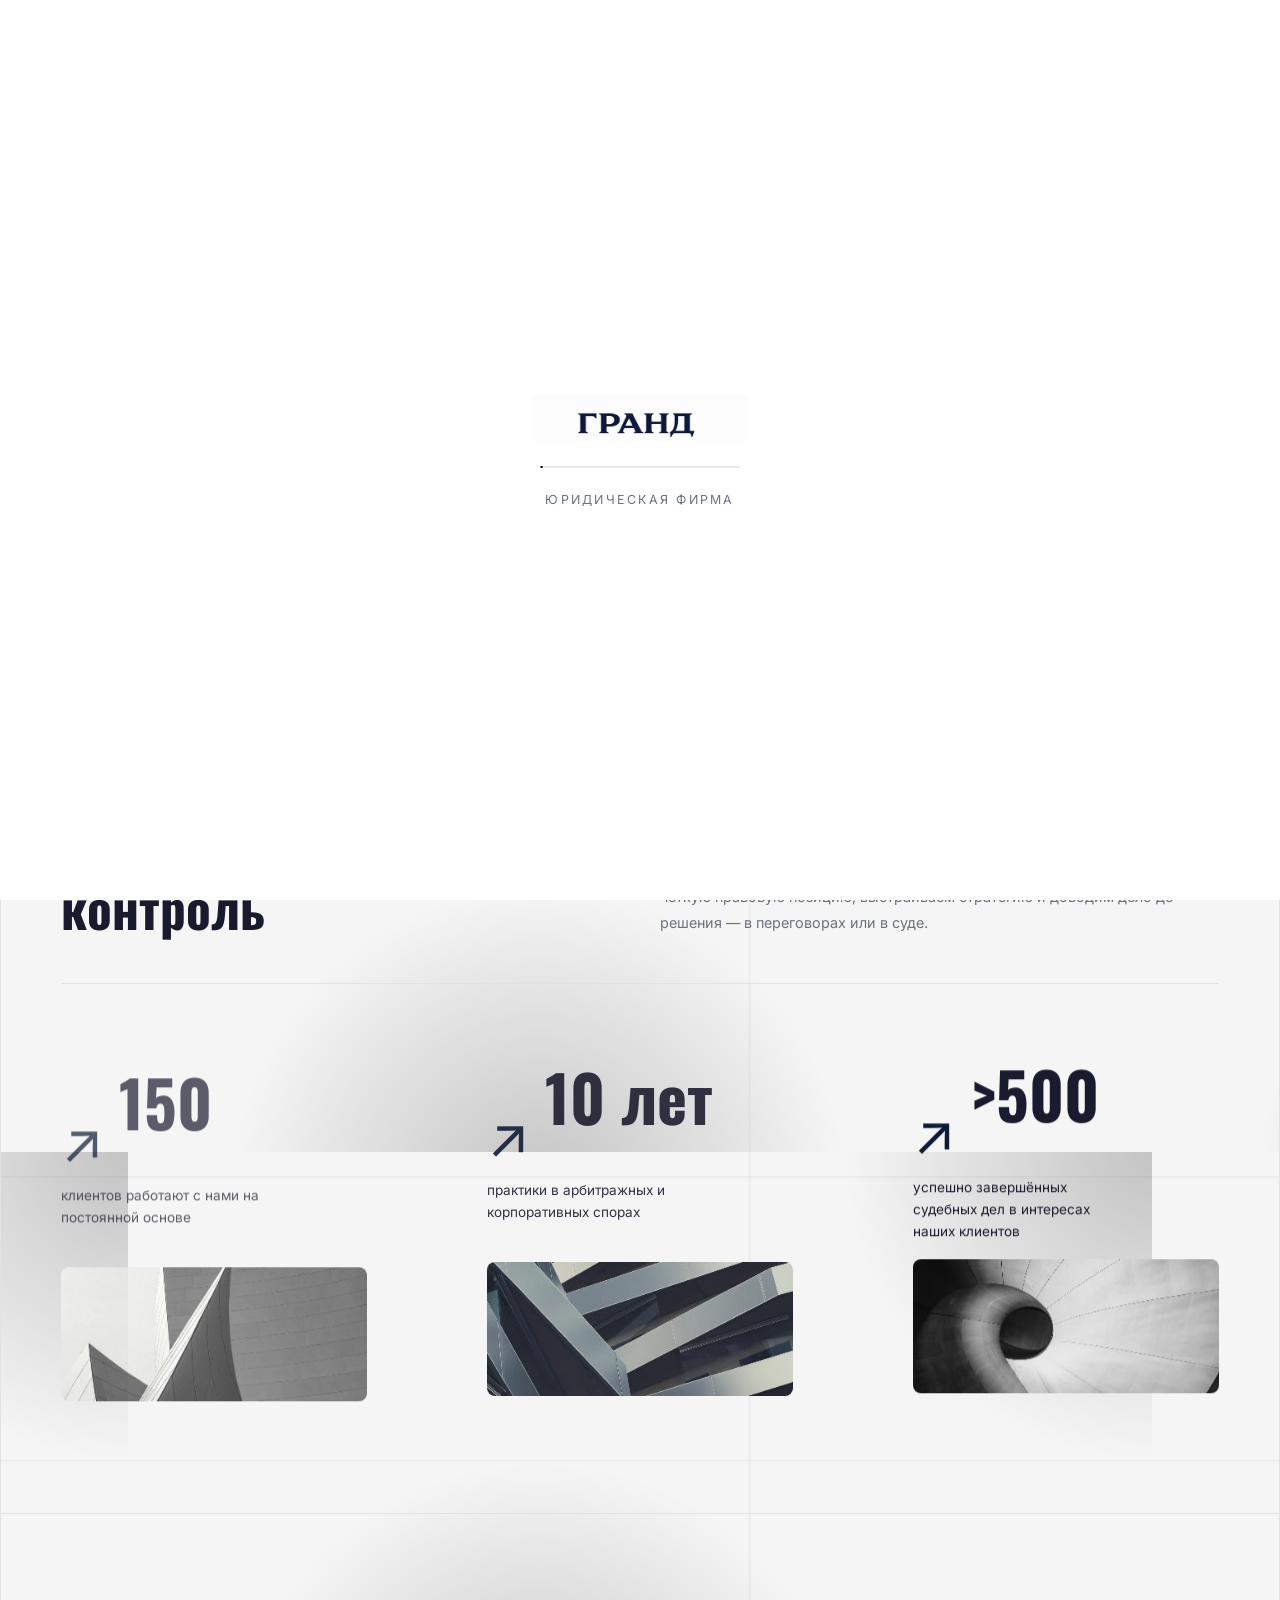
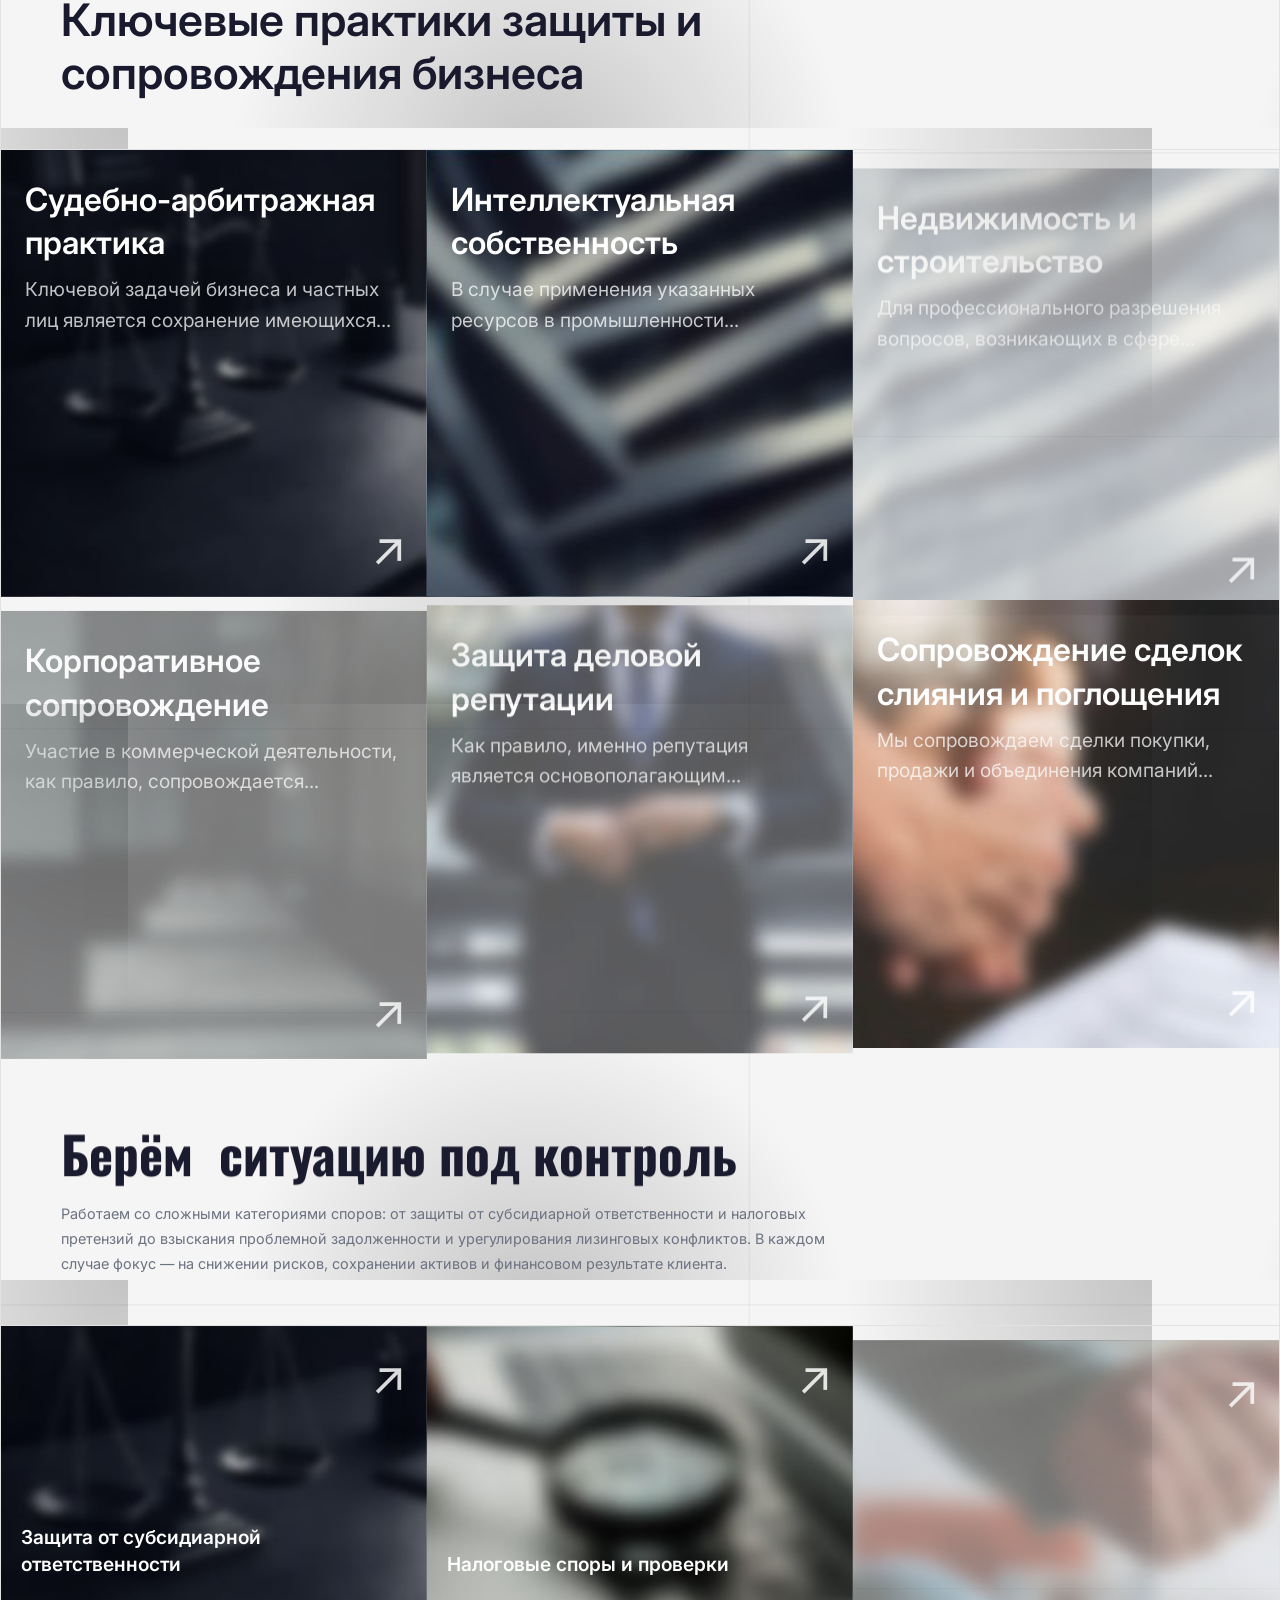
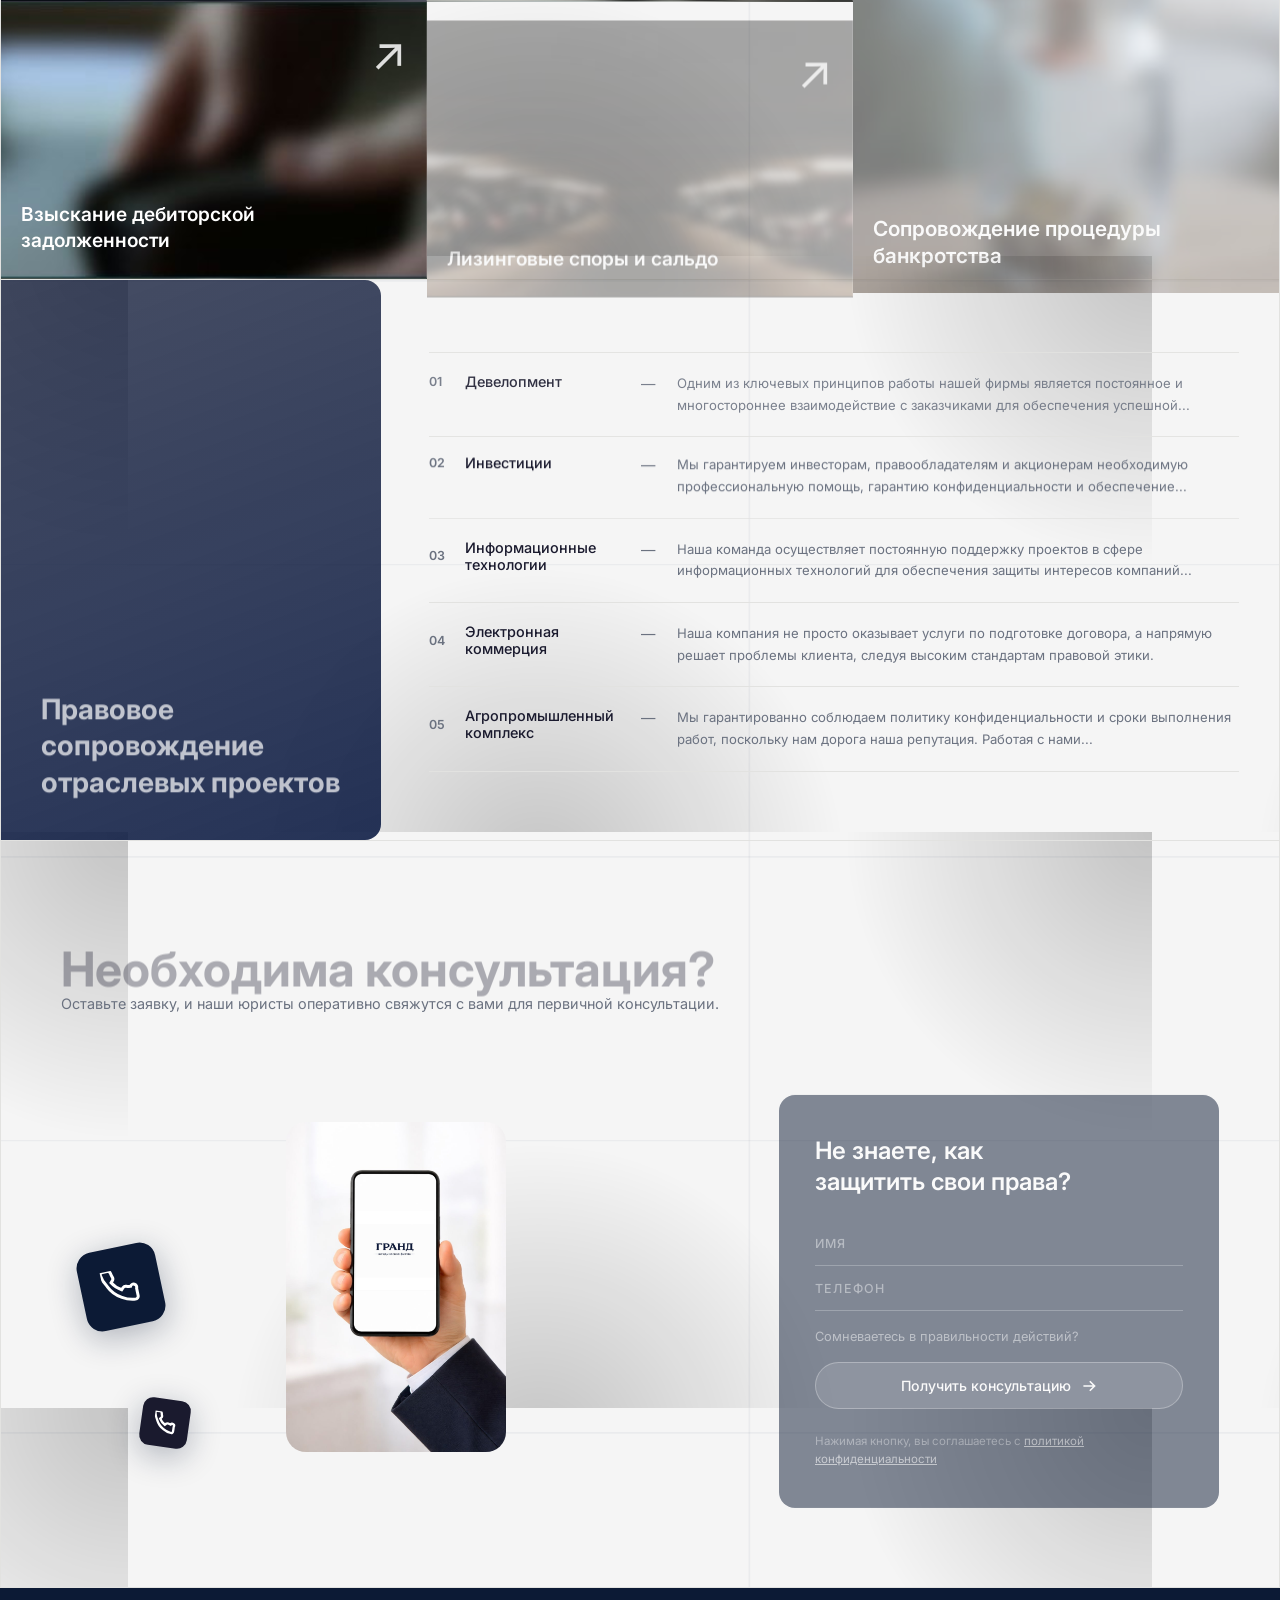
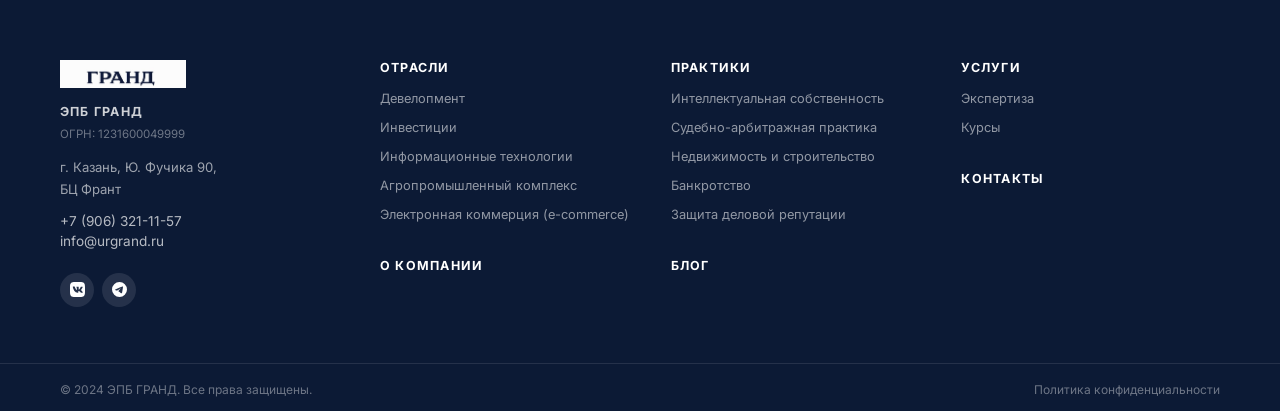
<file: index.html>
<!DOCTYPE html>
<html>
  <head>
    <meta http-equiv="refresh" content="0; url=./frontend/index.html" />
  </head>
  <body>
    <p>Переход на <a href="./frontend/index.html">Frontend</a>...</p>
  </body>
</html>
</file>
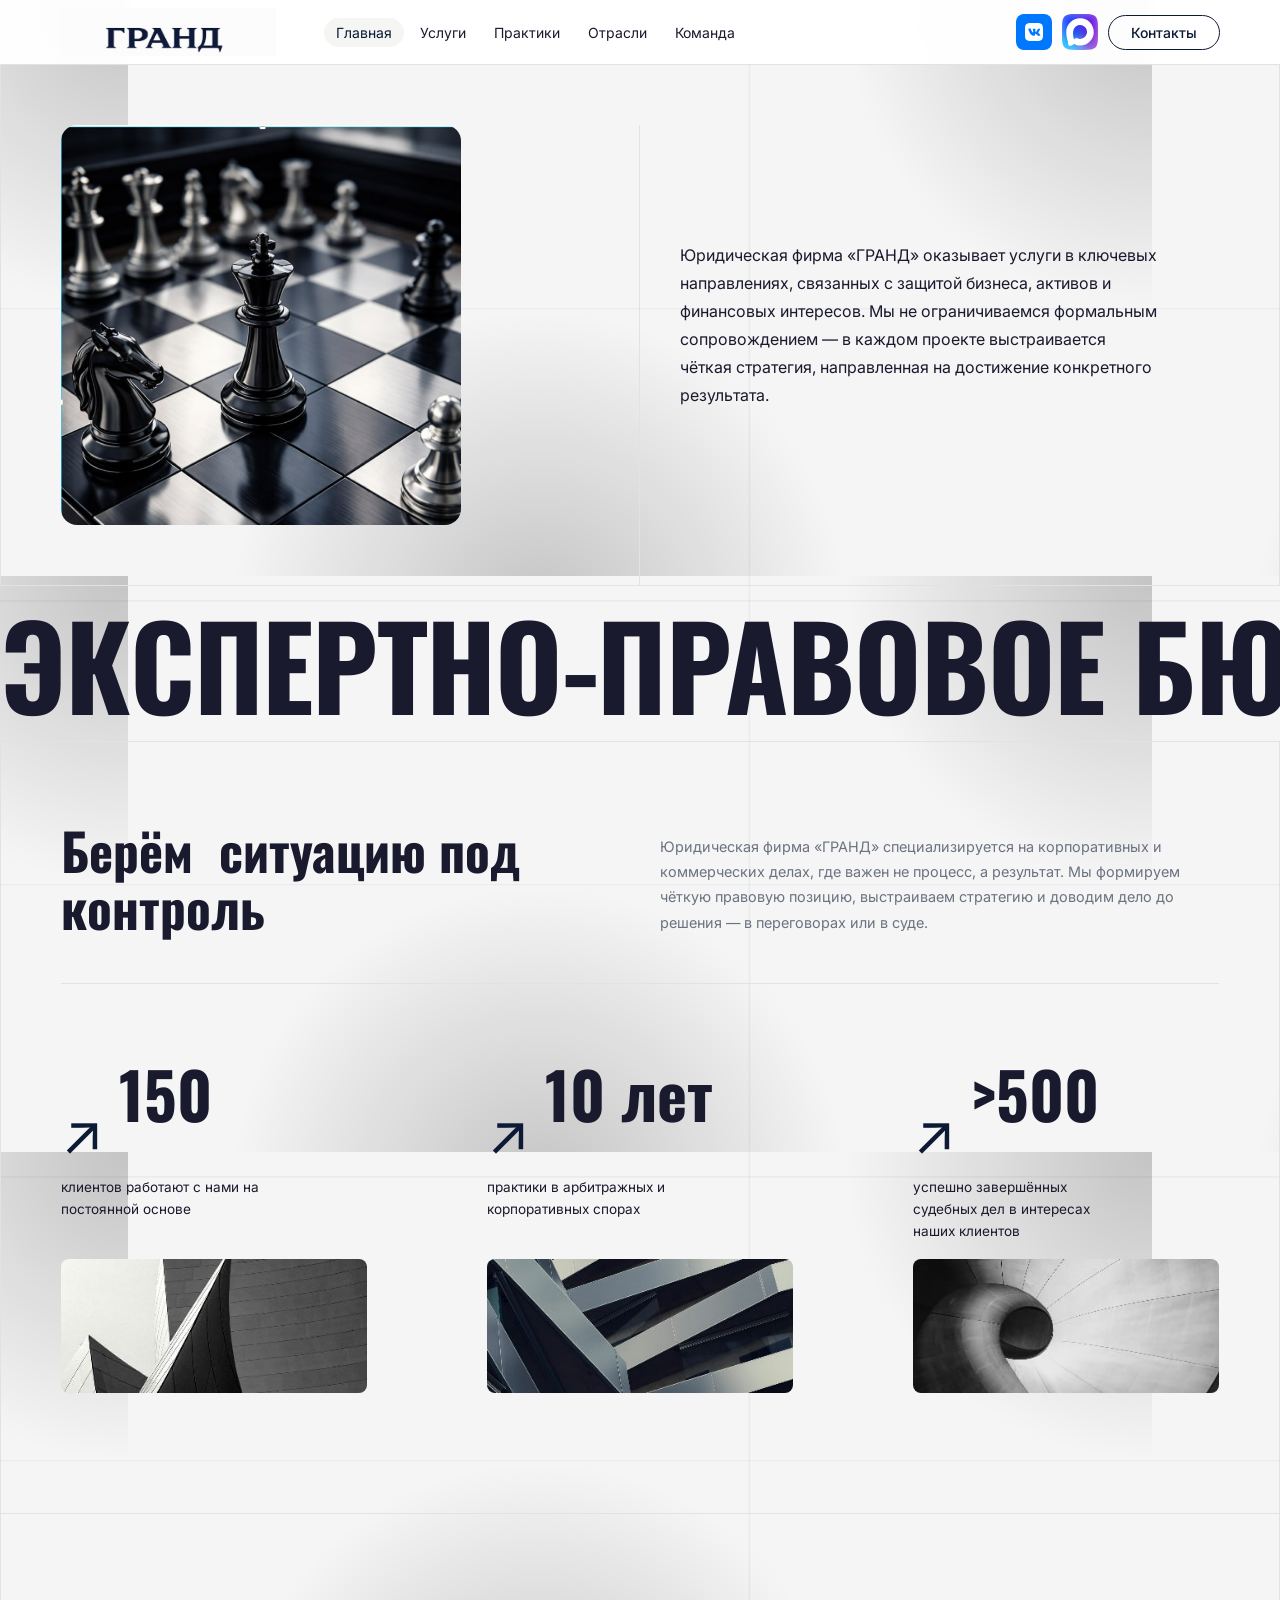
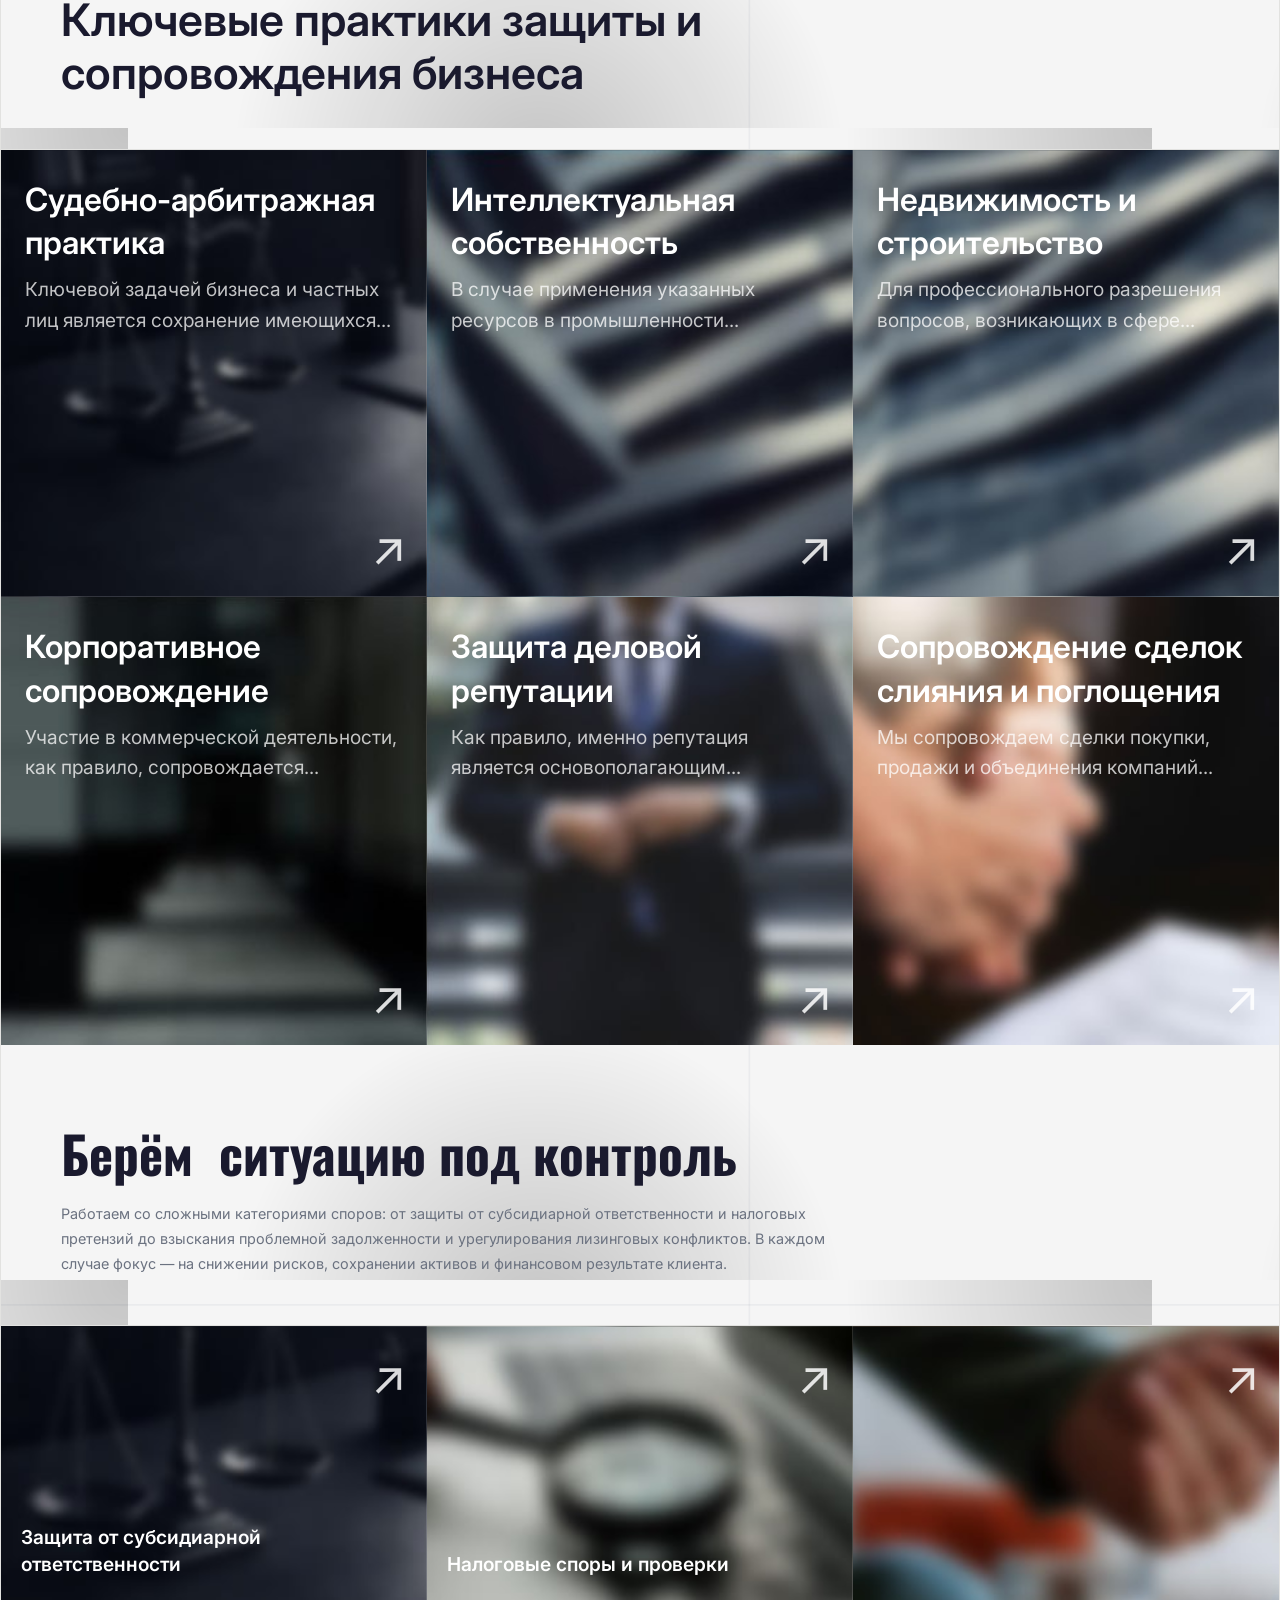
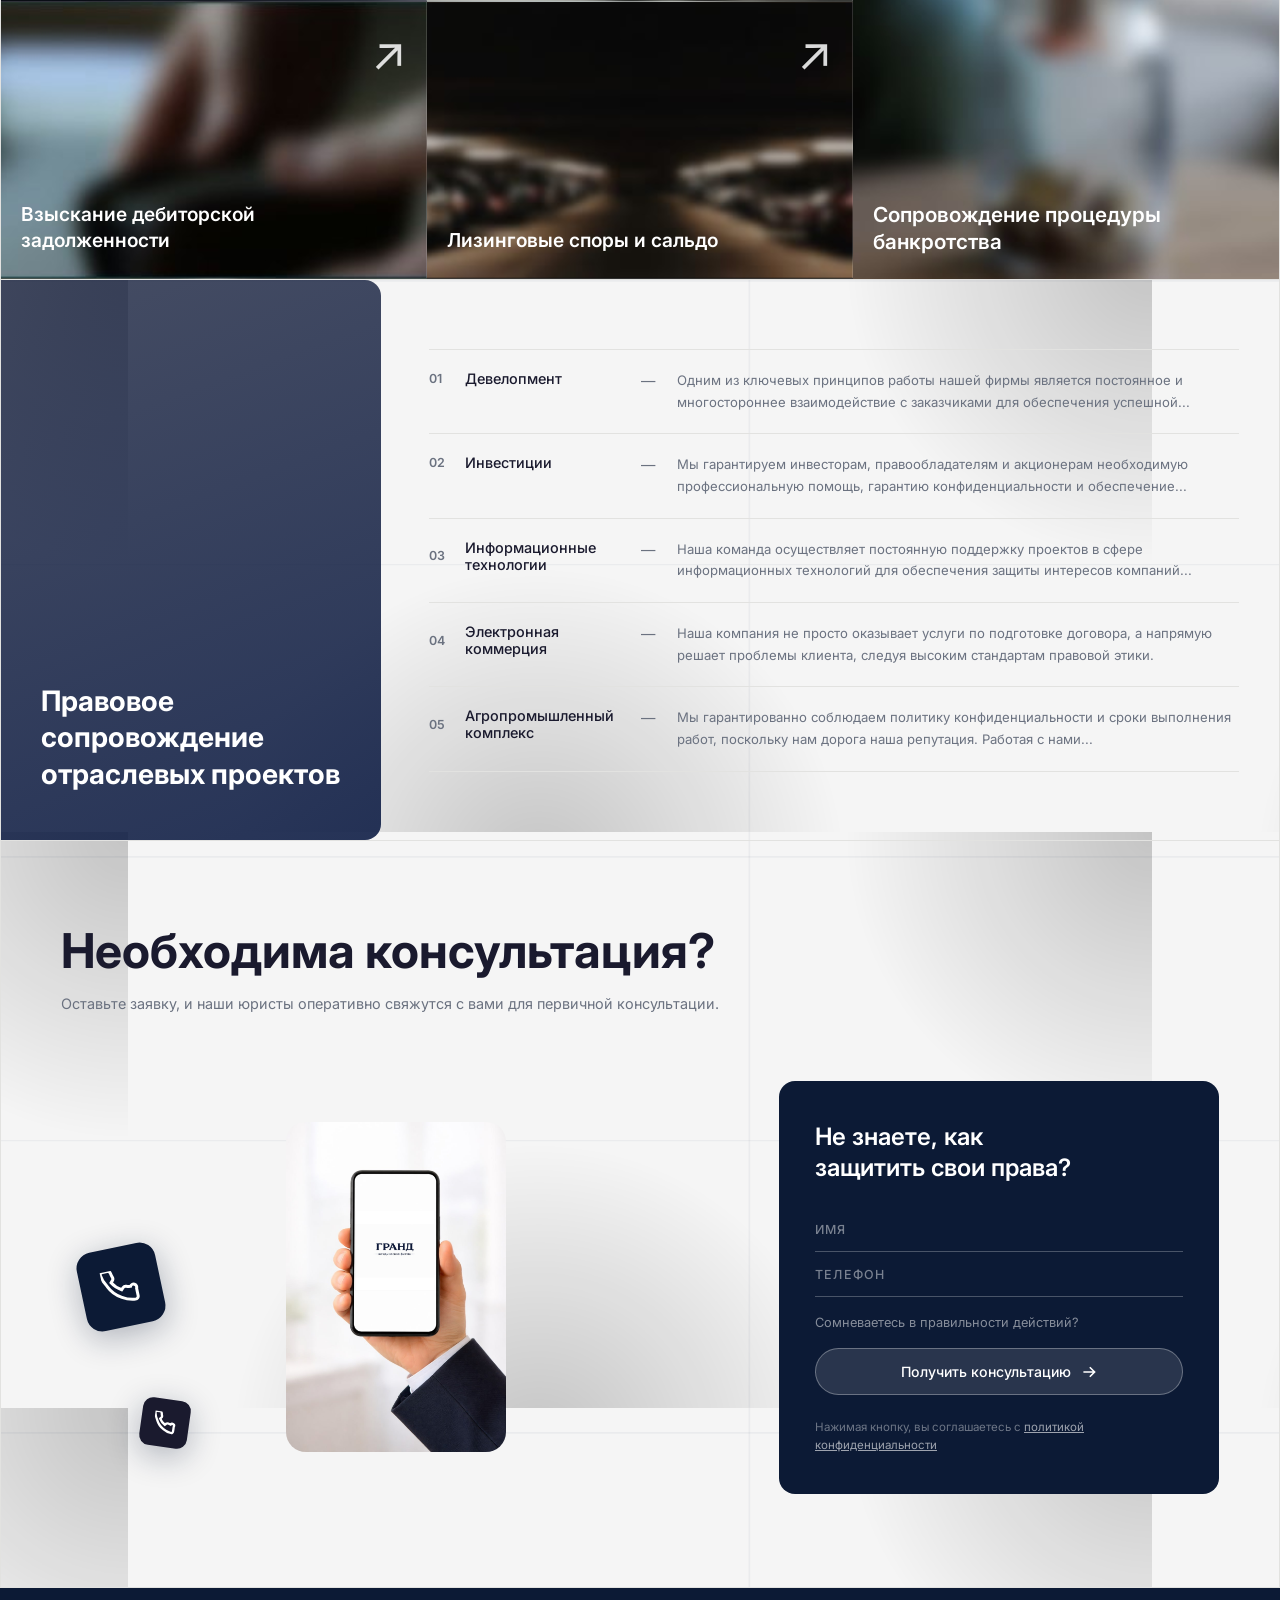
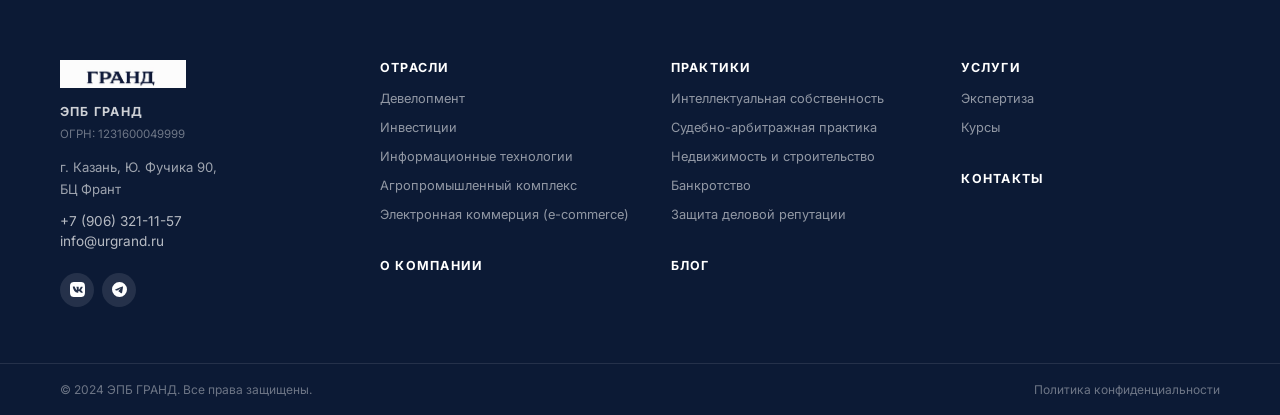
<file: frontend/index.html>
<!DOCTYPE html>
<html lang="ru">
<head>
    <meta charset="UTF-8">
    <meta name="viewport" content="width=device-width, initial-scale=1.0">
    <title>ГРАНД — Юридическая фирма</title>
    <link rel="stylesheet" href="css/style.css">
    <!-- Placeholder-шрифты — заменить на фирменные файлы позже -->
    <link rel="preconnect" href="https://fonts.googleapis.com">
    <link rel="preconnect" href="https://fonts.gstatic.com" crossorigin>
    <link href="https://fonts.googleapis.com/css2?family=Oswald:wght@400;500;600;700&family=Inter:wght@300;400;500;600;700&display=swap" rel="stylesheet">
</head>
<body>

<!-- ========================================================
     PRELOADER
     ======================================================== -->
<div id="preloader" class="preloader">
    <div class="preloader__inner">
        <img src="images/small_logo.jpg" alt="ГРАНД" class="preloader__logo">
        <div class="preloader__line"><span class="preloader__fill"></span></div>
        <span class="preloader__label">Юридическая фирма</span>
    </div>
</div>

<!-- ========================================================
     HEADER
     ======================================================== -->
<header class="header" id="header">
    <div class="header__inner">

        <!-- Логотип -->
        <a href="/" class="header__logo">
            <img src="images/small_logo.jpg" alt="ГРАНД">
        </a>

        <!-- Навигация (ссылки на страницы) -->
        <nav class="header__nav" id="mainNav">
            <a href="/" class="header__link active">Главная</a>
            <a href="/uslugi.html" class="header__link">Услуги</a>
            <a href="/praktiki.html" class="header__link">Практики</a>
            <a href="/otrasli.html" class="header__link">Отрасли</a>
            <a href="/komanda.html" class="header__link">Команда</a>
        </nav>

        <!-- Правая группа -->
        <div class="header__right">
            <!-- ВКонтакте -->
            <a href="https://vk.com/urgrand" target="_blank" rel="noopener" class="header__social header__social--vk" aria-label="ВКонтакте">
                <svg viewBox="0 0 24 24" fill="currentColor" aria-hidden="true">
                    <path d="M15.684 0H8.316C1.592 0 0 1.592 0 8.316v7.368C0 22.408 1.592 24 8.316 24h7.368C22.408 24 24 22.408 24 15.684V8.316C24 1.592 22.408 0 15.684 0zm3.692 17.123h-1.744c-.66 0-.864-.525-2.05-1.727-1.033-1-1.49-1.135-1.744-1.135-.356 0-.458.102-.458.593v1.575c0 .424-.135.678-1.253.678-1.846 0-3.896-1.118-5.335-3.202C5.058 10.501 4.56 8.316 4.56 7.886c0-.254.102-.491.593-.491h1.744c.44 0 .61.203.78.677.863 2.49 2.303 4.675 2.896 4.675.22 0 .322-.102.322-.66V9.721c-.068-1.186-.695-1.287-.695-1.71 0-.204.17-.407.44-.407h2.743c.373 0 .508.203.508.643v3.473c0 .372.17.508.271.508.22 0 .407-.136.813-.542 1.253-1.406 2.15-3.574 2.15-3.574.118-.254.322-.491.762-.491h1.744c.525 0 .644.27.525.643-.22 1.017-2.354 4.031-2.354 4.031-.186.305-.254.44 0 .78.186.254.796.779 1.203 1.253.745.847 1.32 1.558 1.473 2.05.17.491-.085.745-.576.745z"/>
                </svg>
            </a>
            <!-- Max -->
            <a href="#" class="header__social header__social--max" aria-label="Max">
                <svg xmlns="http://www.w3.org/2000/svg" xmlns:xlink="http://www.w3.org/1999/xlink" version="1.1" id="Слой_1" x="0px" y="0px" viewBox="0 0 1000 1000" enable-background="new 0 0 1000 1000" xml:space="preserve">
                    <g>
                        <defs>
                            <path id="SVGID_1_" d="M634.4000244,0h-1.8000488h-95.2999878H365.6000366C64.5,0,0,64.5999756,0,365.5999756v268.8000488    C0,935.5,64.6000366,1000,365.6000366,1000h171.6999512h95.2999878h1.8000488C935.5,1000,1000,935.3999634,1000,634.3999634    V365.5999756C1000,64.5,935.4000244,0,634.4000244,0z"></path>
                        </defs>
                        <clipPath id="SVGID_00000038411368238730715210000002565779877963195808_">
                            <use xlink:href="#SVGID_1_" overflow="visible"></use>
                        </clipPath>
                        
                            <image overflow="visible" clip-path="url(#SVGID_00000038411368238730715210000002565779877963195808_)" enable-background="new    " width="1000" height="1000" xlink:href="[data-uri] AElEQVR4nNSWSw7DIAxE7av1IL3/Jaqp0hUp4D9W6x0x82awQhR+PF8gAmnFuz6Ly23xQmvA1/hm vRuYt/1GkYc97VXEodzL2r9rvF2czvT/Or5E0O9x+uxFFuIZEx7sATh8ou+O5hHmKj6cGeIgTeeD xnHkRNG81EyK8OtRVaYKzochfAckD1tvZueZY0HpZ3o4wBz7w2yMd8jeg9CLMungvPFzTFmzvtst Pqom4HPgX+BWZnwwh/H+wDuj6rlU4iZWfnatWrO3sKk7e5cm4kVEbwAAAP//zFhLDoUwCMTE+1+Z tzAmtoLMAPXJxshnoAq0dD8eGz44PTDhgbbtVPoNYpoE21BWYZ9/e5sZYoME4rL+LaY5HZtjysT1 ZTsNNh665NSOpYw7wrsOyrgOsxX3QmbOduEyBo5a9kKEzkUHy2JnsJ5w3P4HxBTnhV8QmV7XhiNj Md36uqGal9kfsoZpLqREtk8dfTrfP7OOzthR7ChWceTvyHSBPxAzcfl2Vg17LuNsFKtv9V8xXwpn ItMrOQpASB+uOpJAWadNpjlMYEOe1/zKYF21XzSYZ+0Jm7+MrKLyAwAA///UWMsOgzAMy6T9/y9n hwkJ0bzsJmz0VtI6RpQm9nulkLDeZfrj/QoYBLA7B3AQRCDqHGeTS0GsMzm+cLEZ5KZPlAJeMJ8p 2L17OcOKitzOGY++pHumOnHBHBRuAaQF1wDkmi27oT9P2oyKRqwXWaRVLj/CplGynts6YIzTwKeI 1Sea74qtyoQVd/e/h47lk8pep7CY2HqOTRgu/4N5DP9+UndG1eZUSa5P+D7KWpC4E4H4j0a9Lk6a VEcONK0fZM1veJRxG5ukyb0UB2dhB48niHOYo4qIyAcAAP//zFnREoAgCMO7/v+X66k7NZA5oPJR cqBSsHU8DWOH02aTMdxNtK9UiDGGqpeQIfM7a1iSjvowC4ZRFZhitvQTiasLROunkdzUIP9I2K30 de85IF5yf/OScXsXRRqiRj5LcCdjxndxef+goADFAWCxDd02jtOsscIIvZ8KHCXfLZKozZSSVKXh LyWitO2Ds1FsQokNC/I/5Zh2L/raE4p3z1aHCQ/jIJ/TPlPNIdB+/NE+6v44RMRAyBdAgkN1LDVm B+yEnoLgm0wbzwBFsFg/UVLfE4uIw9cFAnu8wksZ7ikiFwAAAP//xFtbDsAgCOP+l3Y/zhCURwEj f1Mo6pzamh0IOq0mL+XS6UGUAKG2hSk4IXhBLhESheIjdpOkw33wNiZjA8yIE7+hxBS9QXUPytk4 rRnCMaXGI86kixNoGyKpeGE7LjHc5OILCwPBPCXBoSCQbDm0+TorSzfRPFcXzqkQPLzqOLF4dM3g DuHvMnYubMX5SywC10OYhlEXx6QHxPg52XYJc63Oi78/PsOoq2O64y0Jk7mfY2QyR6D9X016RIF9 jLD4KsHZ33skR5kQDfGwDsVD8WmwG2SZB3e3V8C3xUN4oOiAWnZe3RrrtpzTmYg+AAAA///UmlkO gzAMRM39D03VSm1DOt4mE6HmC0g82XGewQH0dzrSU5o7KCSk9CsqOK/DuRYnBlRL7SfLznamBvWh wPyICSbsdZrYnq03tDvD23ZAwqa/T9AX5AymKLgsvFSWoDUQkeg6gp726qvBC5AoDyTh2nd8Peu4 aB2Lx5udu5V5O6cLdk5+zoY364xj8w9wi/M18E/nhUCX6WLjnYGBS5vAnkV+99sXFN7xwTZv647+ 9zXzMhgmO/vuYxM6J2E9lTpQWwCvatMaVFbN5jV5HZcxQ9RRQoY/V22kRDWUK0QEmhJ0uwPOn+kF RU0bM3sAAAD//8xcywLDIAhj///R7cnNouEZt3HpAQmWijVoCwn6Z5IvZDubBDt4YXI+CZUUvxJt qz6mhmOH9udEXdSwGGT9el7fKsdphXjP/TtOvA/YhZ95ALOzyLfwO+msicgRXKWgkKaNoF0xKm7C MDqO4PhOvjDMPGnEAxUasniZIlMsdv4iozJnUXB0xeEoua2RMGH15zJ0Lub13b6SdDJORRjjF9rD ORAfl7di0NHlY1P4nl+n6fI5JSa0nTXH08aetNp+NvkO7Zwm1aI5ld0EoPalpFrRI+ubJeuzwM71 /Sy/FMi85LNCjYlTQKpALcFpYP2tqA6KyA0AAP//1F1bDoAgDIP7X9ovFdxWu1ei/VJgHRIMtmKU At38VlxKINFOCUxr9Wqx34GUOrrhEelj5tJGhTqMATfAaRrOiwErqUz/rLIvCvZoLobriaoty4LX GxDlJYNTvICslPeZIvlQhYTUnqhozhmmDse1R6o7Qhz9WA8zpqXIW2VgtBkh+iPsV95AvyEj/qvr 4leQi0ZrKWMcWPWSu8PIeefsEv7r0Gvrz2ZykIgIPyqPYQr48twkUxtv1gGgfqrMGw9WjlIYjsM1 jmgCVYBd+GE7wlgB5cKs095IeVEuWBuE+XpOjTPJ9weMMQ4AAAD//8xdyxKEIAwr///R7MHZFSH0 lbIjBw/SpEwZqCmOPgW6+SG3O0IecU43htOBjSRs1bZhW0awmbYFIj3kb3VN+RP0YAdIvXkHgsC8 GO5UOgbH+truL98qa1vvWdzIT6htBB/NO4+XEXAaL7h5qkCSFWsIhgVRX0+OiEJJVdEFxtPBtV0H xhsSmf1sBD8lR926YE57ooUQuD93pU/D/SRIXtRp4z0rxP9XwBCP0AQTqcXc41vQmmgzjoxDR30n Yhvj1G36cL1aKm87RRftx205vKG4wxeIEfiztuI87OFPJYvyMTAYIglP3SVzfEyoOh4GAzTp/gzn KxoYpIh8AAAA//+8XdESwyAIc///0dvDbrd2I5JAhKdehSC9okY9fRN0MctuV2VtbFvJe4LwD0r0 uW0TAoIui6MObB2Dzz+fyeie8vkEz4nqFvNHwUm8absslibBzPqYI7iNTkfCFQzLuAkQExpLimGu jp8cTuCsexwOHKatktsKUEDnuvBfdXC2SiGRitUmSSq27ZN/axlxqN43Ri9B/QjcUZC072giYHfH d72+eMV4DBO0r49rZwV1eME2OFF9kwJ8h1iJLXQushlWW99lo8deMZAnOquOiNcsmlynowR1iJg7 fLgkWn09IWutFwAAAP//zF1JDsMgDHSl/v/L9FCpImCPx0toOEVgj9nNABHvubVjDf/avUFnBRzS LRPh0/YMgXnwrvP7WE9YHUhJODGrz0Y2BzZ5wDYu5XW6YBuJVuyUiDcz9oLDC4m7eQPKJVwA1Ia7 IKI+UZle0Fqm5MwT5HqlkegEz8Xs3MyC/WhPrOaJridqo4lYeBefxtMX4wkM4jbBM4h4Y5oyf+j2 /H+ZrXL8o4xfAZxnBuOaPox42ST4tJHUa8B0Nil+bR6Yy+JrgxPX2eN25mjmNh0N2KRGE3nFf7MH JxmjpsjMO8NPRA/1sytQHOIOwsycCHTY6QxPIfUwGJkUkQ8AAAD//9RdyxaFIAik///o7qa8ioAM YKdc9dARi5AZO9Vecfc64DFVlqlZOIHJSVbbS1hVY2S6jKQL9ceNa7ef3ByA6MSiuZiOI/uN2a9E kIGx9D17Sm4id7Qz4jgq0kFCiAIcffREuGUyFcQlhhsIwLAoUJCEtEUd4LpE/M+NiSRAFg7l7zW3 CcVpMYMHyypBrVCYWwlUa7HinA7vIukWSVDblv7areYcvcyeW1TO2ExWDFQWTvLjmZ23HNPp06SQ fDRhGmKHs3Y2L7DbnMIWFhuxb3oYA3+UPM3XllerWsTw2/Q/pt6/Yb5JGuIixWD7bP/D+e7XTDvG Wl0+Qc6NQkQ/AAAA///UnOEOwjAIhOv7P3RNlmhWChxcwcz9U8ZB2KR8nXoBOg/ni+VbkQo4T+WU dRIHDd2ZAAcxQ9D6Eq89rftwAJLIgjrSiWqFzz8EtBbwbvBDJ6v/7J+sTRpcAzFQClVgQ+sK0RZd ZT07+jxokxsSSsxh7O58l46Zl1LT7BPp9TrM/U1KxzAQOug393efMChNx4Z8y2x6Yc42FH4F29Ox CT9nc8eD1E0/PENMCP+c7QFfax/WvSs2rYIt0ZA1r7fnx3DUfn/gZgHXDaNwaxg7TtkcHO578QZZ NYsmwzp5fAavRlhFi2ErlGtN5w/AnI3TDoJaQOcYY7wBAAD//9RdyRaDMAjE//9oerJNsSwzYHzl ZGTJpiSDSUz+g/6h2hLpIz9J2Fft0caGhfpRzfXhJvv5Ak3/djJFrzfpHFFbDJj5F+ANt6fXxwVs 0em7LUvGzY1Ruwuxy4pTu4iwI1ax4cnbuR4dTDDpsdP/FTtV2RqrvNf0GBt9JXnYTgbkZJULgh4M COV0Mx7xK60C71uqSa4JvaQ6ZeVAuMfXy9UvXZynpF5Uh1qQ4zQcgfyYH+tHOhIEkuxtxnesvcXM 69y6FZ9dSqK5vScsCzheph+ZbgGD1i+CmQyVqbWts1SG4cbbBcx353UnicgLAAD//8xbyw6DQAjE xP//ZXvUVWAekkZOTWCHLftioN3hYZNP4620wxSYPkDOrcTO8ZuQdAWqnOfLJHojX5hsvhXJ2kgs YFb6794hiQgn6+HO6+04rMhF7cJmUnV8RnDVQVPXhpEHuEUTJnTo4dTOxPqP7js5s4tBAIfGImKv 7g3mvqRi2FWGlNiBRZfWoP3ePRG57sHvd6AHdCVp8Tu9YZBPFjfK+/Wg8KH+WvwimwCc7hloalxx h6Qd7+e0CZ/H8nHRgw6y83N2u0Mu+lnGuYS1tCCBZsySwsEsc0pzVxeEMWj21WROPiHgeSvkNBrr dw7FwM1daPn7WhEOI+IHAAD//8xd0RKEIAjE///obu7h7tRg3UXq4qUpFDEUWZwM76C34bKk0UF2 QB2huY2RwB58xpIC0qmygtHL2xZpcDTECvPR4egfeGWgvdtpgdoGtmT5hphsvYhast6Gk5ADCRG4 Vu0oVso+wptCuQ7Dc2fSuCV3ITIJLFaezXN9QxYXUPrMWQ77jT773nv/tBPAcnLWpAOFsx4ru2VB 2Y8f20qSW5A0eBrYpnnReuhqs5Zvxv1iMALHuT7lkh2YkoN+sB32Jewhcb7+nJ9iCCdnYiU9DgMA v/2aHfId4APGE7xBquNa2J5aABhGyT10yOja/kp2Lx4kf0xOyPREXd9zwcxeAAAA///EW9sOxSAI 8/z/R7OXLWeRCi1i5tOCoyDipWTDBP0HHzM8p/sXgCpUQ1COJ/hOi8a3cFwl6UMIZwk3YZmG3lng SZi4izdUeL1aGGArp5leVy4705OgnbQ+uA3FBYirOEHi7hbWULdKWNU89+uoWJEw+ChBzAA5DhdQ 8yKeqBMbYmnNd+EARYSD9wFz88bEJSWwwT30HIH1Rk8Q8R5ffU+oB645CHtEJNNYfSRd+66P14p6 0bzEXwu87xNRMe3EWbnKTSRm96a1LfJgmMS5vXvO0hgKbeueTihPm34pttliIVr519yC2jvP4Xi7 KsCqAjpjVF++JLsV22XCsdMSR59C1RjjAgAA//+0XVsOgzAMC9Luf+UiIU0qpY6dR/cxCZK4plBS p4z9VoOz6eER52tPCsSoq5Qn+jMqkplAgzecBpG+aY76lI4tWhVQODizXTp2hHzaKrwPxqF9anCl 3RCGNoeJ4wKwVtwVE4CncAHnlPhGRuIfLRIwLh8+AaxuHGV10oKFojF9Z/trDekoKA3j/4Xs5hXm M7cDkM+K9LhNO45e8Y+uCSVHu5yF9ynodv2E630xHFsBcycAnFgjhQgDTxS8XpgqjUH+MwOdI/PW 5o3MjMatDDcZ++fRi/rMIzyfakFdCcyc/0JzW1MoB6HEnyHjxasdUxXmVaFcFef/7ZMXwCODfaKv p8LN7AYAAP//zFxBEoAgCMT/f7pDU6ayuIA2dkxYkBxksbES9IxjLKNelRV+63T4fUDh9xJ/wwRl bzV2pvCkcTXs0r4m1jgDd5wePQEglM1vg6lEE8DEVQaW40qHmySploBn32IKDU5+LCxeeVAbRZsO R+AET1ZYbDkhXgESyMqdRrbzRFwZ23Jz+dxXy19MxL+tIWc8mrpa/wXdOkG1bN6+4oZQPIZ+zEeg +osxBMTIm0t5HYygNwVs8lyItaDlBzHi4nlYhPl+mijMBE9+S+4HRST9/TcQVtc8M00JUldtGvTO rSTmquEgRkRnN6+c3LQ8mBeRCwAA///MXMsShDAI68H//+XdU521GEKAuvbgQZhAa1+JnR4oqSjn 1uo0vQtf9QFyrpLpi/QQVcnUQM0lMwZU0U4RAdSFKQv6JsKOCHG1S3htRAWRLlwhRhqXALXhOoDK hm6dI1rJPcgPmTJ/cJCL36f4RsjgBOpRJU4skIaDSwWHXgw3/QL96e9E/HM+akT8YWFgZuyNF7aW Xu33ZM0TwLMkX2+PwBF02cZv7OfzIT/WftqBo82PTOZJYmjHO58kfvftWsweYX6BFE32bUR0yaw/ sG0ii0E0SCTeaqxrJAZ6Cy3ouqRvBym/81EIRHf8HQX1FcSjxxhfAAAA///UXEkSwzAI8/8/TW8d 7AoQWE2nuiTjhMUYL3IW+A36d8i5AD8isx84/GDI+XnLthh9cucQ6GdtdPO6479yotkm64bd0ra7 eE3Y2xNhjtK+bYcQ09j7hRbCld6kUKrXwefPZK7okM1F6Dd3FuZ2IxiovcaxvNEzXJwybeL7WkRw Wi6qfhBH5a9tZxmBO4tHJNXip3EaUqxbFVWEdeJrabMgkVzsQbKTvlEkHzgxbR91m4fxKfs/0FHl fznmGvYllUG+5VLUeDbqyziP3jLZ7ooM8QYHy7/i+jVlqbrNA0ARdTEkJL1DTNo6H5BnBsW/QfDm Qsaj11ovAAAA///UXVEShSAIxPsf2r56rxTdXcSa+GpEF3VQWWqyI+jQKQpZD4KIs/swOZ/6hqcU h6MswG0ZtYdszDfj3heiZL0OnhWcaTuBVG931zbAK//yFBLhiHYgBnCVRiu4BEhbBH3SCbiVPjAB LOoLtAnmk/bhDBxiLVEEvPX3wdES2lM24lxVMHlA3gHP1P2Szl4ll2chj93p613DjAnqwaf85hBU POYdiRkd81eH/Vu9LOtxxq3NcF0nxDMO2S0ONmF+XWoS+GQ/jdzIhM+JwaF8imgznFRgpswBXbe3 7gi5iYLEDkQw3yb019iEecFtZgcAAAD//8RdSxLFIAjj/pduV89pFSGE+OquIwJa/CQ6Gj+z5hmQ pQJI/zM4T5PInxF7QC/okElnmWI8dSZEOFo2QkcAO1EOHSNQYsCTycRZYCEBw56ZQLGMbJhs0HqL b5WX4ifVvTaUJz/Pz/SuYVvPtfj4/EDbLusLLzlo/foWYomn7b8l9YwFeDKGIf+hDq6uII/VieWZ FFBrfM1ApgXx1qnTyA/AH7No3vvUO9a+2+HN2jgbU37RCMfNc/5zN5HiyYwBQ2uZvON72AmziV9k V8KD8FhFohuwWOvm+YjVjuwLqiQ7rRCUcfuSx8yzDpxc+CtAsYQl+DJNbBtaFzO7AQAA///MXVsS wyAIpPc/tJ3p5KGGxy7EJvxkWgHXNCKLaTIQdNPu434sCEC7jM6yCxRjC18XxaJihqQzZPV3IP+S kJ4TGrAbqoPueBPn/2nCHimyQ8okFtoXZTJnCEqeUn4ZA0INeSI4G1eQ5DTr+7biFOin4kvQGEA8 IA6LWdfkrZyfVPxMcKrkG9X7b1tHLpxr6x1Yz59k0DGIOLbTezXe4wBXuGhB+zZfnLV+xNycNs/O w4lhDHUOir61BzFJK+L1HlZuUsD9MGOwDJECMZBWo0tx5pVwFeHPf5PW3z4Yjmch4IWizj+1bwKQ ppqpVBUgUD7ZXa7Z/hGZkmvmDlcR+QIAAP//zF3tDoUgCPX9X5q2u2oaHx4O1C7/FIJKUQ7UvAG6 6+j7riIBq4lBSJDyypi8kMnJgnRIodF3+x74DNZi6do3GG5wM9mng2Nw3/gaeDOBeQdB95EEnBax QDHS2wWKaL0AIIXB91O+aZ7OVV832UH49dXRlZhhzsNfYoIioA9liPnv2koGwFjFCq+OCvC+FrmQ J4pRBbffAep9tZapwiqAiOp48iUGbhTIF4u/XrR/J/bEqY1PXuciI3Mrp0PzdfJhkIns2M/qdq4L 9X6wX7CiBAVN0ydtOJB37g/ZWxyBXfLGb/tEx5sOtcRLSVs/P1OHvzcEd7YxeE9K2wCpPLf/AZyf zdSvHGOMAwAA///UnVsOhCAMRWH/i3YSM5qCfd1LGTP9E2iLgQKnGrVfcf8JnM+WxStNgbPMIc2r RwCMPaQhAgVB1OGoybcNMlmYZJ25wD70+rk7u4tnAqK0wtSBWymsBHb245kQDPexrByIJ3fPizrI myt32b2Ehm/HWQncg7bTa0gigcJuyFbewAIJ7TKbeFXtddHmmNvhgSiZYSlugPmWTTJkD+f1UPwG iPP9iUBr1CUgM/idWiRRbFi/U4v6tiupsTI+XhxdKREuoSL0HXZhAM3WscdX00nB6q1/YH2Ua104 CLZXVpzcCrx3WtXm03zyfof5tAlu6ISNY22Ms+RNrrlcA64q+Ss4VwSdBK21DwAAAP//7J3NDoQg DITZxPd/5e5Jo0XKNy0cNllOhv4NiLWDCR6d3T4WDtpnTZL40XYWlZkDMzKDR0l9QSz0UnRK97yw 6u8QPsyFJ7H5GE7XTVjBHpHhLqQQZ6ZKN0fKfqFxyS9wppJThWx5/2QOlCLS62bXd+Q358ueV8JB Z1ivI+DJAnEEYqMfQuYMPtdkvnaQNdZ0wstlhaQhxiXrN8I220wZ18E2kcf2fb9NbXKyCU5xrCMS 3snfgojvK730iTdMPAZ76R7bPw1VjDRnDGMWVJRIfM7Zeq3gu+rujHH08Lgu+nEIOVyc+zAE/0Xg 3/BNkNdXa+0LAAD//8Rcyw7DMAhj0v7/l7tTplQEY1PYOFVNeIw8ZIO691cp0f4db3/JN0y1sCJd eqLTEOAy/hSS3nBI3AVVrsCSvgSyNn0HlMB7Ruq6qpZd8YhGkPtHXUT30Gw3eakeqbFv0I0HBDvs rZDCx/sisIXtxBuJBWgZodFt3gnEEkQEmPiqdu4xxwum5gvN7SHFyhjet6ijOBXrkjPIb/qn9Z3A Hdaz0g134+AsRJxhLtc+GBpfXRbqm7QOJJEDtizJ7T67ihuWMipyUDGmEXoJi4KThC4ZPjeHsLLL XXPx4BgSo0RM5X9qMDCIzZFcnfmuVMaqPhrkbz1rM/sAAAD//7ycwRKDMAhE/f+fTg+ddloJy+6C 4WqAiFF4CeO7xb0D59M7Kn9vLPeiHhMQCGYu0qZABemg+L1LC0y4RyFLK8EV4kJJB2bs8BSKbmwg ZDeeJQ3vTeBJ7UIl/nuhgB+cQzUeTImzHwvP7/iBjZzgWwRM106Zoxc57qYCT9aAfdZHZt61w7a9 SrnDPIEOegtc2ww7Df+OXr6uilhUPgQQp+Ezab/y6tsn2tpJkILfV6N9P6zLuTjlOgI8i9BWxSDo rB9fO0lqtn0miSKtq2Zd+NmfgT+jQ7riz48l2w/Wpky+Lw1MgLJ6g1Nw7vo/LN70hmDpuq4XAAAA //+8XNsWwjAIa8/x/39Z35xtCQmX2kcLgSEdhE1faXJubVTJ+oFpZ2FHbo5C01N9bbnSaGVsR282 izz5PbO3YvZmqFCZPglEayTiENWTwDrV0DBHjMe+sgW6FXc34YAfZyTQoKt+SfIgFmV8Moyr5mVL nn9xVjT1aQ8bGqn3MPjdCwdJjoPoq4ljDJUi10bxfvL7BmH2/LxlM+0rIzLR6wWEBz0FleIFc4n/ YSDaPz9/U5343nraGYk2ZRCGFOdnVx14eDJYh/QkYDCjnektV4R8tbSVekE2TilB1Kq7pj++paTu o5iuhYLw/zhksEHMNuWgXlyNhefrjQD38WO8IAntMz7nGB8AAAD//8Rd2xKFIAik//9oz0wPTSqX XcCOT5UGKhuxpBP3H/TnTqIN2l8iHfjF/FulYz90hqR36ZUCQc3qy+iEkzBao2CgRwn7SXA6sld8 VHye53fa5coit5CA2q6BfWbxcGwPuuQCDmvKjhJV0E5oEFkiqUvFbPv8AzleB2ncu3uXx3aGkAH0 /fFfIr7P+2dJAxJb01J8BS44UdaxFi3l3/sGEJcAC96Y63bgbKu2UQIaPiExZwGeekfINC+ua8iT x7dY+2u3rTytb2jjNwDdUIYhM0qoTOWyazM+l+J7UEAS+Jjki6HKSxkTQismi+MJ5UZtuvQ2xt9M Yq5b+f3BTUR+AAAA//+8XdsShSAIpP//aM9LTqfksguoD00TsjAl6tKoLkFfHMy8RISoXwg8TNmo wpLlo3bnINwcNLticTESdXKBOidQbJEkYpYwV6TodSVRNPDsQOUVEzNQTOMGQCVcwmeaUO/Chkhf cLIBYqvYjjQcG8uZdJLJEjRJghJ/BNPC0B6x8cMkIJBkVZ2kY38ej8mCDbEQXz25WpkY0UPyOHI7 ra9yhekUEirWUoA8gY93WRen3xz3NfUdX23ESIaA477fL9jYto6r+qL71BwI7DcfnSHX2DNXfpzi qmbPUodiWhFWSb7ll0vUAb++aC1+2vDabWyvgxxkml4HST9FzmeFHSH2v2RDRH4AAAD//7Rc0Q7E IAjj/v+jvae5uw0orcDLskQLChKKy0KC/glfdMVbgsjEPhpMPEgGVJdjcjjXtiWHp52On7sKZmWa 2hyoFsySkMVEJDR5S0Bbc3MDQdwwSdeG9S0idnB8MtaEmKkUia/xXqCSMdrdqEE3UwxRtcI+5ngr eav5CNnHFtCpwnU/mHijSD8pK/EpIv8KuceSOwvZawckH92Gyvjb710k/20X6wvfVrBOhxRQe1Wa b3/khm0w+GgXVj3pabXTz9rJr3Jq+i7829DpGqsCeEpEUdMmA50gwXqjJt5kd/2RpF0AACAASURB VI1KZ60o8IwoAX4aQx0kXZVjvQ0H6Pk/BTP7MnctSxCCMAz//6PxpAPdtkkfI8thDzY2BSuQMuOq Ar1dnGsEysPgqB5U34xyMi/aRfKJGJjNm4ZZANf7O028czkVZkawZ053zAAamym+KuLD8pnsV9hv oNHPVkmvtPh2QK3+HbGx4T8Xmuu9nEiRvCif8v5wlaC8eavG2VDIeLCvP2fetMaGEZb/ZpvwlBYJ ZUMMF/9OzRyvCeyh2EHRRBpBnzgb2U+EmcAOOUTuakL32lHcOpg70fxxqwpvnbzCt+e+8L8eepFr Qt/ezyfc8jdIyhSGmPshdWASx+9AbFFm14ek+3gTg67uszpjEAP6WYFp4T2ixbSPHY4xbgAAAP// vF1bEoMgEMP7H9rOdKaVLftIslC+FPYlopAguAD0azk4F1DfwOnW+T9Xu0iCEKgRuhAFAtQHzNJN YP0iOpVuUgB7FlrWZ3ZTRXawscozaoVv2W54ovmYMCPc36L2z69BfzTUNqmSRfQzIYIkIwfMJjGA NVQGRbhZkVUk179rOcqeleuCv37ZCv63+ps+c+bBnTWyDSj/Zkp1HdQbRLjYkmjN+ymi5ZMy0mC8 y3OgWt1vWN8hAUL7SkyFCVsnWGftA2/EpUM0CWMPV8XJvJxieQd2cW+Pr9/GgDl936OXc1syCCKH CdNubF0X08NMYQ4voGID6RbpwyjvGGu3wHkzgOhPBGOMFwAAAP//xF3LDsMgDEv//6PZYdoKaV42 ZONUCWJTQUPiVo39iftfJASmncucq4FQZ0OCNvTeZEcV3iAvcw8K3sRhEm/N/TPlrojt07x70Ec2 mzZbii3FRQYXOK7slCDWdRnfhQ3VQa/jW3ZyeD2v6Vn13q5p+2zdoYQ+SowmhW9bLCoKPKb9QdEB xYvPkY5yW4f71FkQ7bF6cufPO+v39y7/p/WFmyynFiX5Hm+E6fcFn5SrM4radw9/AtqX+C1fGjhF Ix7B/MBY7Jn/4cR843H1FUg6gkhtNqlAaHxp4VG2H/+8ma9ga6zVmPt1lnsvXUICC4QmwBFWcRhM 17yPz7WNCWQlAkXkBQAA///EW9ESwyAIY///0d1T75xACJKuPK0FkWH0DFx/CPoU6O+IjqQ/ISfk +LP8Hsm2QyaH4TQY2UFTOQ+eS8IeBFSNkX/DLcxvK45kXmlllCo0+Oo8usxFjyPCS+SBJUjOXuA7 tEcgLfYAO2flizpTCKIk85dgTbUXOkVcRKCwHesvlz65a+hAniZdWLpLGyh58kasQYJ3RIar+LPu 8pjk3yRldU50yPh1vIAuHmtRri6kJ8bv+gMMrlYnd6Edh3kO/cvJfB47OYZtUIzlAwuqF93/uBlN ibrqTuk/u1wmcS8NrrXBfX8gyi7M6YX8n1SLPWxE0sfQs+TczOwLAAD//9RdyxKEMAjrYf//l92L MytSQgI4s3JsaaBPG7T2oyj/r8yQ9G5gaQEvKpurUUcuKyC9GD40GTvEBCcW7RNYijmo25vTkmTP 9PYbxiBjBLfwJQQ9rjb7ixa53ymUyX18NjbFFseWGlBAKJiEWG22rXW8WHmmrhd1cqz/1lpsaPQv 97cgxSMkPchB/tWDBpbg1Yn+YfNFgkGRfEAcPTZJ8tVz8WP9j4ngotoyIZOR/YNoa+h7JD7g4OpC yJ2jIl+hPWHv0bkykhIKnq8ju0ZFybB8QPDTcpmYuWOddP1FGOoEHhzW9hq9wKAEPORgIO3+QA+T t8lZF6pN1lpfAAAA///UnckOgzAMRFOJ///l9FABqfEyYxuqckKNmYRAnbxh2/6czH++sOB2e3dH DVoTkHWyEDvlhTLQc1osjtkCtotJiiwEUktzEvGA+7j75YljB0BTpLuCTu6qYAA8S0gLfItgduDF 4ueXNqpfOoenuorpiNtI0D6JYKRVzwhOT+gUEKEMB0OnTU/R9cDyDoBPbUsAD1y3kTAr4/DnM1ZA 3WG5TrQ5A2K65RWzBfmPejDslofvARCGitGMi0nAPBds5D/eDD+35sGbrcE3GNXP8ipx+D7mkmYV mtFxog/W4znFJeeCFXSB+txNwJf4saInNbomwV2aD4ATL5/odBLOxxjjDQAA//+0XNESwyAIY3f7 /192L1tvSoQElJeup0K0iibX7q02uGV9DAWGAozZILv+7caYV5Wz3+X7FsXJP2hT1tUAv7oDXskP EUkJ4ayEmYxHGbPZtzZg4M/2cdt+l5sOIWUOQy3/ohjBkknGt6ufV88xdQQcUvCQiPWxb7U3ZODU GCekLMY3Cy9Mf1mRSJkTp4n4XNY8JQpxp3JK6NCFCTwvYyK8RotEiKq44crJxB9h9kTX78Ya3uEu en+BoEI9a0S6Y6K/8wnbQAwD3lXytSfeuNM0eSXjRjVeKHeJy921Fx5GOp5Ebsbtk0MbCBzNtdTY t1eTBfOQ9FvWJcQ3sP1jovzfUByQb9IK5NzM7AMAAP//zF1dE4MgDMO7/f+/jA/bbuIakobqxpti 0w+lNHjKQxEoWqzx2vYLpc/2z2NgACKn1DdLZf4eslB+mGyX/MbdismEpKTlioScIoNimZMtxc0I BZcpOMvknthXgi9gK/gUG1TfkfpU7gljzveeV4u6FKEn9y1bHCMd6mLEWVYpsJXc78YOY1/wc7jF 7bvebWZvm5AzjSjj55R9VmARy076Xz0pkg99j32bfZM79wknaTb2Pv0GoTz299iOVLwiA82SvQcH 6qLUlz5hDhz9UCm0me8gPI7bKu0Z77Mpayqnu6Mgm05O2zEPxgu1pZpbAlUwj1UVnFX+pMl5dDwa kTPpPnLeWms7AAAA///MXUkSwjAMM/9/NByAThdbkuWGgQuHNPISJ7U0nTZ/i/u//L4RtUj6nNHf Rp4X2ulw2J/tdbIvngGKNWlo7VUUAm6RoxVKjYlZTVNFGNWFkYAqxsZyXt/EcBOoYLeuV/FH4gH5 Dq+KbQghpX8Ei55fpzxbBFzCqxt6xS6A0c+JnW9qLam56+LlQgHH88cACf78M6Ibh6Y9JwgW6Wx/ 17zwreiu+75dY0MiDCL5aNxZyzIWSXSI7QyDuSZPzKBaSu1n9c0UnWFPxN5lkM/p2CoEHGBnSpxL A5nNx3FoRNTdufs6Mpo3O1/nvXBDUy3d98eK88KF6vSyI9IzvuAC9HZlETPawVoWIuIFAAD//7yd yxLDIAhF6f9/tJ3uGORxL2DZJSoDEQ2HJk0J6DYAPyQctmV0zXYg/R+CJAdbxj0BddYWm2RfP5gP 5s6CV+P9Zm2Fd54RtGreFn2z0I6q86/2wg3fmHmiCirqJo70tfqh/uQ1flk86MS7q8P4VMGB2D0F AHoh/EFfL2jHTiN+D+CrC3VpP1RfbZsP9gkUOjq6bZmNyJyOQNpd60GcZva5w5c+pyb+4yy8bWY+ 7bpXANUpHCBFg9teNb7Yd2N/j9/uQHisn3sUsFxbJzyg86lwTz9ej2LMmoBQnrTTeaXqOIf8339C BMkPo0clfBj4v5FwzaKBkLm/XVHp5n8TSE+VchIX+Gkiu2UBzkVEvgAAAP//zF1LDoUgDIT7H5q3 MhFo51MweWw0aqeltMBEFEzQE+T+LPP4inxEem3edk7SrxYQlO/Yv03KMyg3aDb1gj0u0SkVcRLv 2BTJVYSuRh8jhIkyZIMcA4UxvGfjgWBnifAKBEfFd7DD51V88qfiCr5VV8FncEwf+6lTf/SmTsc0 tkwa00GTSezictpPtnQ8cfIm4n5JxFG7cvmR3xf3NUc5tdlH26JA8kPVh/t4C58TtKC/QjYjX8Ec WfLof5a1zwQfyWZYLfDh/gSR5SKp7YqNtN8kDlPGnEpx++HsEpVfEoytupDKkjNbDGRz9wFvgzpM FfBAoo7Aac5An8UJboSOoFD36e1YjmZRPjk/jsne2g8AAP//zJ3bDsMgDEPh/z+6lSatpVyPYzqN NyiYECDBKRJ9gg6eXcu1IfgjLnynp2JfCdyQBHXzC3Leg8TLT5RDtTuoE1MXUcK+Ww4Hu/fZCYqO ChzdHM+shDcnhfpBDtd3Dw6j+jB4YAcmOgBHJxNaK1dbFkwghzSFmBLMz59E0Sep81VWGctT+Rwb r6on2J7V9XOfiLdskMxXlwhvsqnNmMWACCL5iz0dIvnoOr54BXxZvn7W0QosIH0FxtTIVxRkbS1O oK8ctQ26L7oBiT9CfUxlrB8Pm2M0fYCBxc59pH01qYVMkaCMJAP0sxbJ/Q6PPHu9iyQna3P4/e+M rAjpNR64kZznlNIJAAD//8xd0RLDIAij///R3dPunEECgWv3tlshiIqaXDeRoKvIXz+hvy74EBiW SeLLJH1nKm8VQyfMECnOpX7hFiIIA4pybt4Ua+YetmNwfE9Q2U2/gunhst8Wenisb3BPzJHDDHbJ voKPfIXg4+HdtVfEA3LA6/hmx5odbCtrww14jlgz9Jq/Lhwg0ZT7bH9QxFvto/u59f2Q12M0t7oC gbnz69b84fnUdWp+YC33ILfEYnMSDjK1SttE6qabUzxe+T8UjNqIxrg2K+eKs1jkSQEDMag1/3r1 isSuTMQf/8Jiw67ZO7WpRdY3B7dOgwAjQkFX4fijeKmxk+I+RI6iWCtZWHKYIudmZh8AAAD//7yd 2w6EIAxEMdn//2YTExOpM3Y6lOVhH5ZeqAXqIUZ/zz+rDiAvG6C+A5pn9wbZd/h/uJyKX5VkXP/R t2ugqcUxYReAnhqGLxe95rhBrW9rn3NKvIyrp9x1IMU2WuG+aDval+TR2u6yb34L3f30CsqlDZNB YBlODXvlva8EJEC2MMe22yMAkAGh2zcEEKUyDzyTfJA8HS9p1g/0kzeej3TsPAdKbDrk44MfpK+9 xR1fq7uxnM4xcxtSzORpqNrBx1yArv5k8eQHEnwj1cA78ZdU5c88JJx93D/xBnShrd5LZmuYa5DY DN+yKlBw+YTuz4KxqZ7/CdRfT6B12NwC6Wvzui3EkJ9OML/aGOMEAAD//8RdWw7DIAxLpd3/yps0 iY4VYzuQbvkskBePxBGoj12uU6DV8xX+TG08gbXnTZ+B9xcE5u3nIQUja63Mvp9t74/qGFDM+2NB MYUk3I1gVbfC9jv9BxK0RtvgDNBq5XzQzeCjAykO2hE68C+DezOpWC9MeG/nXP5ZO9lgnBuQhNz0 kQ3UJb9nit9X38RaHs5Osn7V9f9AfnAS7gS/fwBxZ33O+V9iMvXvgn4dVvHHj2eNKkJYtjmy4T7M g3zmE3qlXNpk8BDz6dgUVpHACCZCx0bHqTMJshk9p/31k4I9GfzmBxTgplw7vxiTccw8O9E+NpXB 8+0NaM953YLJtfmY7QmiAOtPxTYf1U9SmlK4QwboAmxQTVVAEj1riIgXAAAA///EXdEOxCAI8/9/ miV7uDkt0CKX+XC5ZFI6dJGShW2vuFf8pWHLBNDhTfJL1rPAFIKaaJydNRIdJtHqGFTl7KNhHTxI u9L2bizWVIUaeWZLOC2CNCpUnOAnhZ1u7Bb8AAC5VEWqm5BRgv5DPDCpVMAgGpNVubDrreL9RYhv ORTeQDR+8KzV+BnxCS/mOt6IOrdA5Dv3fiTyne7Tu51NvzmnAf1OGKU3EBwOC494vfymexWNYfZg yrbRfNv+9PsY7+dxbRKXxpfNNcCZLuUWy750ixU8DY0/wLhjIBy8v5iJxF/+0AUHj56PYsAeMt5Q 7cF8DKGKo8ROGF16eh7HmF7PgTHGBQAA//+0XUsWwyAIZNH7X9m+10VjcAYG0ayahI8d0DjG6MfJ 3T0QUW+MCHTCVcm9sp9E4ed7KsDVbetAhR4PhHdI8typQcmXEKFdf+j0WE43ChiqNvGvkjp/sYuP zyGVxEi+N6d6S/KAtB0pO+jEYPk1Kqn9Tp4Tkqrp5itQz24qcd0jvSsQf7nCGCzEL9DNCAOU27ZH 5BJ7z+/gDWVS93OSPVJ9M+W7dywQ4gIXUlvJT4k0TiQqi4l2/9R2au6+OgAB2gmGt9KGvP1iGzpm +lR9o5i4eJNt5qB+9DCUfHMVjiWvtDnxVnwEQklz2O0rlYg66HCW9IFQl4Oaz2/B2LDe9HNY5sAe /Y/Ks6UYYDogEOkPelKH50RAyXHcrLKYX8eGmX0BAAD//7Rd0RLDIAijd/v/X3Yvu81ZIAlQ3noi ibVa0tr62vy6OLzWuHod0dM0P6YehbZeFZLD64G31iGPY6CNi/MoliOyRmALSbgR/V1dKl4iMxiS vcGLxV9jz4ty39ryYuC/ywIxfmEvfCq28FDCVO7Vb9A9MIEbehtRFtXTMdmMk7HV4OGBjsS7O9DX 5kGlKjZhO51D3oAQpv5mLop8KApXUhbUDcReS+SvvG2MyPfK4FZU1DZuwrJ091IpLms3vIsEmv9o 8SzVjQ21lxPeCGNJ/n9gTiKW9gEAyfnjiYKa34Iw1F/PCXx3TAeBb/7igKREN5pEVOuK37O+J8wb Dy5CnKetiNWi+KmcxjCzNwAAAP//zJ1BFsMgCES5/6XtrsYUhhlEX7vqizigMegni+DvoBd8SpAu /sa7fxPwnGSy634Z0RtgfsJ1Q9xeTml2EQq15Rwx7tIGDi5tAWm0yYb68YFssScg0Nff03btU/25 mXXCvVo0eItTUJbtwakeDiPXxIdS+l6AdSgVRIi1cV+Ph01GCb0JNxnyZ+NWfw86UwiP2sEaPzF2 Y96G1z899gss49lMgWwEWfV5mf3RM47vGS5+sPnmG/ojYbYVccf6pw73Wf5an/HFPoQo4nrkXzgY ucUJcvCV+bJCQdszTMft2FNFcfUA4gTUxqzEREFf7jiDRPJHkJ6eBURfN+DczOwDAAD//8RdQRKE MAijM/v/N+/Fy2oICaVrj0oTSsUaquNnmwxw/03/tckWvIFut7eUfriL7TzXsdatFMaBCuQmjk0p dnAEJ+tbvfqK8JQb+Zi4RwaHiwfb4p5gU3sVPwHI/HZ+hyfZDeKp/qmYMDRCTnkFiPo7yumCBhdB 6lGCBfOrsfsJRRcWw7IYTQRQX+Rf50l+6kL5GbieoCRjU66XzV34+MlDHBg7LsZ1js8DQZrl8roZ UhbNJ2/NyWNGOUKZ33xQZVzM5oteEtOGT7TwIHohF2lva2f53LEKW4FX3vl37U0/+qDFpJ4W6SJ+ aTIukDiXTBcRXwAAAP//1F3BFsMgCOOw///l7tb5aIAQard56UGM0KISrfp6UjeUqk76b9KXFGb2 r3s/llVtFuwSDrWesPiC07WfIYa3Jgn7E8ip7Rj5T2dgPix+z6E8KWs/tgedki8nJuoAi8Gm5L2s s1kigom/7Mfrkzv0nRldT2wiyGfbX423yLXxDvdEmuYkGuYvuVAv5+/5eD79RTrHL2O5ZLDRiPTa Rz1/nVqVX67C372KD/XO+7sdkwT1RHPQSUukdPWPwNamL8fF620KZvjE8fMKLTGGCU8xJwCnPLCc eEiAVbLOjis2OdmevBbwIo8qAwrTcSFlgBciHWkXSZ/iDpJcbbegmb0BAAD//9xd0RKEIAjk/v+j 7eWmUQJ2Qbm7OZ5qxA3TtpbMjk5xn+Oo8ECJO8qkkxxokTWL8xMidodEqqbJ0YX6QHIje4iuhfu6 vnFHsCd+w8aKi9t/G3u4e7SYhg9rTjyM/48lJrJJJcwJY4mlJMBtyK/gUbEWH6Y78BCW5bezAFwY HyXkk0KaaI9dHiQh/vh3asKc12VjOifODdjHHc/yVH15S3wQNxyvA5Sr+lMn3OEWprIL6E91ADsW Ap/yj6azB8C6u0qfQJmYhdXXX2s8FZHDcmxYn3mDObcV+Y/n5nKtEQ3Fi9RZPKUHeXYAxhcz4rqU dYl0wnY1/JEcgJvcAiYiFwAAAP//zJ3bEoMgDETj/380PjmKCdldCK28dEbDyUUEls60vUBfOGGL YmJRP9BnSStMOmjMOyN5XwyV7l5cEofbUfIZ5s7Bl8yB1Wx0Op75ZRe8kg0IYN/2eaWcPSjslLi/ 7IWDiZzdb+RUNuIjgYL4qI5TYrWM1yielPv0y0gMYoIA8wbi5WZ5EYPE4hHZNG8zSooT0l7EGPHc oej7+N+pdfcDN8uxo/k5WnekX4D3AD3u5j70vJu/n+Qe1xw8nxEs6J3FJ/swP+a2+QiMdLE8Ucdx d73/w3BJ6GffQlfYv+dtMtH2Xt/YRTa6QAltgl2iTh9MgRfuSa+L/xWMWlsQ52ZmJwAAAP//1F3L EsMgCPTQ//9le2obkZVlUWeaSx64CyYokHGS14S2Ub5o25V7eU2Rs4GJx25b/Ot0H/+Rf1EET66c 1H8n2d/Ereo/tYycTnIE/sWYK/Mv/Inht3CUqCvcsH0f98gVor6O4wY7FIzfYhK2k099tpKNBb5P W/blFeabC1+GP54uEl8jD+0Winzid2rpgq//DrYUynbyJPG+j5i+LR4Q6w+uRPpveSDvVq4VlV85 CNZ5+7DDKzUIOz9yhXekgwjoKHbbRDOgwveiI8GEDZoJuheKzGV6ibjFJYx3xySDeZ6sBp8HJnSM jSscB/CePVWuRJ5bVVXCP8AyT2vtDQAA///kXdEOgyAMxGT//8vsYXOrcr32CjEz40ljW0sFuauA D6p9QcbiTsmQc1GnQf8DMTcY6PviDEjPWIKMS9LfPhxoBaotiFWG1C7xFQiUCSaTN0qK/RBk3nEN +knIwu7p2Dggk/pi5cU2EMpdZq/Ds1X+7TYzIDH8XZVsT2t3HqlDpwc/ihjuSJoq+vxXU3minCRs oO8xIsx95wm2aZJP1ljXyPJ7Scpmxl8y9mLbYFq6RG5z09p53ObWvr/gQ099uFHHi2ZqWCf3gWRx V/Kor+b0QexFvDXoJyowwwXDjUWdi7R/Ax3Y7rbIEDDi3AO+L2hDyD2YT3zE4A5jh6jvYpjZhMGv l0XkvLXWngAAAP//zF1ZFoAgCNT7H9q+KheWGdBe/pUwEBY29ExsDXpvhQwSkCP3tA8MNfXgC4M5 iCU8p/zvJzJsjrRBhENWPdwOxWgmtTsamrtThBTwmcE/iT3Ib97O7JEnChMsfgSbvQe8Aon3oo7j KXKn8Kak8zv/gnhlHmcJzyBklo1WpB/OKXY9v/qzm7ZTW/qn8U0RZaOIofumPCOzVHP6E9upjf3r DU8tBRAmJT6uow+WPh1XuEjwLoGACnRUnljjczekGOfbkBMEy4/uH8K1hn5dTlyXgYZyVtc2QfBF FaNTja0ShFe+H9CqTtjmMyQYx+UDL5BBoj3oE7qqeIakgy0LH9bfSM5rLeUCAAD//8xc0Q6AIAj0 /3+6traazTgOPTCe5QRB5Ggr/pO4MsZdKdipLe4ubEr2bXpxmkNeungs1KFe6MuSeVCJ2JGvhY8O u74LhRyfalwmsD8aOpntRp4v46sIoTrPtuL5iwciAs6RHbxMD0V+hEfJQPbwO7i1jgJMjkzaD1Ts /jrOBX1fGSB4+l4dkw03DPti+GPRnrXvQGvI8GXVc+kexj53PwBrBUl8i/icrW+dYzLJexuCkgY3 G1SvktK4JegHErcqPL8RITm/AFprJwAAAP//zF1bDoAgDMP7H1q/iA8Ya7eOuO+tFIyT1oixU9z7 6OCD6Em2VCiSvJAwoX5mVIj3vMUE9mMiUFUnrMME6DiG7ywiQtfMXxguKXzRxqUSe5ov3tixgtrF J8XGPG80xhg8k98J5gXwnhxTgsOd83ihcnhqfnmxl4m3GCDXyhQ5RU1ZLKIjmFABhLlOwkR00Jg5 /XoqUjAqA2ZW4zf/+Bj4pCPmnNlHvXvruOs36Dm+/ktf9uba3/hAojuYT/UacGFNk8qpX5pCWZMA GN/FULgAKhxV9D8HtNYuAAAA///cndsOhCAMROv/fzT7sJIAtsz0wposD8ZIp1Rt1NNEyC2ztp4U 8Zw5wNBFg8zE/Sp7kyBQ7fevfVpNAYdIYwG3Nu79R1VvNFzdIg+M0faDoNS/Mk8TC37Q/smqdbEb eef1P92zS7dBUNR3KDv2+hIfki5Qd/hDjS2MuAsJP/XXzHuigy7oJ/pUrVEoofVav3HeueJL4cRw 44GK2IjCCaPvO9eaDFBPXptNPqKckk1Otnuby0l7wj4YB9TgFSTiY+B//vNjjDrHEmlKqlNaxego qK9GsgNd+8XrAmP5zvVwyr7JDGpMPCHYJvRbSI/o3EY+fcjd4CfL6mnW77GIyAcAAP//xF1JEoAg DOP/n8abjtAlTYNyUkhTkIoEZkR7Djoh2I8mQqj/XeVo8U7JKUlKXpBL4vLA85jbBZ6YD+aaRYmr YDJo4iv8yWSuxV9YwCrxEyIQxoOLHyk/MYE3Y4SMpW/5ponLOCvtRePDO5aL5zMyYb4dvO6scYJq BmUPRCZG324h+y+Eblje/Au6uUsHieigz9a2qtoO90s3bnL7TMRWxvywn6Z9UxWYKT4Y32gfLkHP j8eELD57RaYtUKG3/crmvFOFSQCMt9yfwqM+qviCffZu0z5V9m1V/PB06BTVuONvjHEBAAD//8Rd Ww7DIAzL7n/oTNOkjldqm4SOH1rJeSiUgFMkagn6ZGl4/xf7JYi6X0DBSREOGy4Cb+ksb4RO2mwI LA7uyW8vqftWXCxcoArzsZzvXZfQf0+ESv1PkFSIf2qjJyjBurzDhVhxrNlN3e4muyOjTa5nFlq6 iOC6X4/pa8dj2KPuktEc0SX+yCbuMkdzrrSAEOSIlO+A5DO6v/FbD44WO191gn8z+TtSILkdW3EB pvJhHNtYZgbH+NhneY1oVP1ij2PiL83OJN/a3JQ1MNci6c42OLrU5RqmCCDgp/lM4NXr3WwhA9e2 wAZNPhfytM3sB2XkaYNRtoik71zbV9Wu+ft5MLM3AAAA///MndsOhCAMRPn/n9bExIi9zkBR+rpt GditeOpl1wK6NACUvzYtpZq6fXPO4fe2o0DyqrlKcHDGKam/TYFfHVfTMsv5EwAAIABJREFUplTn y+QmmzRU/g3eui6nhwIXrIXILeHVi0PXjwbhH29XR9fdAwNKl3uyyDdY4nwz+rgu7hAQbQO6yRvO YdDVg4+BIBDvfW78LqkGhNp34yZIqA94bpzSR9Zc+t1QzRu56Xd/MxfksPQ+mgG4vf3BWnzVL6kr 28f7CIpToEaFYcKxisvyeKeOgQTm/vCTf3hcRGOYxWbhPomH/WeuRo8EFkL6ZWSu2aFVk6e1dlJ3 RTkUgyCM+1/a/ewtOsHWojPPn5mFFTAyKWbzW4JeG3CYkC5TP+HL5y6v3JFfAbSZmD9doCdTWNhW XMuMTf1iCgooaUIaJGEMNpQPkvcl+IAYyfhk4YPB7+Snk74eSCaSnkECXmTXUM6RYPHsFQaRvhEp g3J/hPd+HBNdf1DniWrpLhrRBZOGaJRuEMeub6hBMcER1sbqxtg/8Zv8Zi4KR8Q1MCVxvv6denlr sko8ozPciXc9pyP+b8RID6ejND0lT6HXRNVOYJT//ESsAAfcWDkkH44VmzwUYZfZ2tjYvlOcrNxI 57evIukn288HM7sAAAD//9xdyxKDIAykM/3/X6YnK5DXbpJ6KCcdNg9gDFlAfb/kh6D/umBN7V1B 6J6vUaMtaqtKHiDlvzZlkV62RMk358o+wOgHqgZDSCeGpwnpIZAifQ64dfFAAbbrdxY/EBvf49JG UoLYXlPHKOkOcWSCHOKS/W6qonbw/QeL11fxb4orZpcwWjBJ7camiC5YD/5D3detkMgjnmO+yQZu vpF9CtWv8V21fOMsYlDyofjeuKjv6KNlYpoWRvU0iu1HnyIyFF4GsbKNKS52bIbAJX3TZIU8mOtc c5EgZ8bEqI6/4YQXax7DR75rchpofT4TA8Ue/U+XIlGnSXfVXqJUTW3y180Y4wMAAP//zF3bEoUg CKT//+ia6aFJritI6WPIgg2j7h7z3L+gH6zA+pjOmMPeusCaDH8h5ytgiwDV/+o1w39VNA1xnPU0 bEfgPzMnzS6gSwhpsIFH8cU61yFMgNgl/MQRzMxmR7jsfFz9wYsHZ2Gi76okHmyGB524KF7uFm2C y2TUIbqp3N72wvfuph0cu7RJIojOkYNQcEo72ft4ZlNygGIDY1C6RP5QA+Z5WMhUvW1c3cfpL+rN Tz4bg6Ib2QGBS22cD1QFUdhfEUlej8wai45Ss0U6zEnpD5FotD/zQW93Px0Rfua7duFLSolmJ1s0 xofkubu1DYWILgAAAP//3F3REsQQDOT/P1pfrkeQ2E24MZentmEFkdq0M4Zf3PtszDHCbmXGDsl1 CYFT5DyKG6jf+su27pFA7jhw0kGiCQ8Qg+r7n31tpsk9gR3GN0gY1Ab4NVHoFwkXmpxehpdm5Ctz G1O7XHXiPXi1EI9XxofNbe6vKaJbFvqPbkl0Hb88byL5YjyVtRYm6RSJVWybKEt121CiAbEjNz6N 1pP6+eBG6q/igsTWA6lvjWIvZjR2STVxpJlm/7QdbL1qMAx5NG3rxVDq9fGNkdrXd/4vOvbsays4 OXB5ZRCK5ptA+2ZcxjJ+vDiIvquNqJ0/kGH/8kpK6QEAAP//zF1BDsMgDMv/P50dpk5DBDs2tBuH aRWJcWlATqq29Bn0MmEPaV1B7CvwT2H2BjzssDD7u4IAaw8lkX1A7YJV41NvYLC9rk/NhYkz7dMt UfFlr+AfKR7kfJQ6n/adCAFbwh8EoynSSDJQ8ii0NxPN1z8ofGQ8IqQMvABzshQnrmh35v4JvM5L 0U5+Bu1nie7agIp0kMzJ3O0kFvSDGOYcFs9Is5ajv1VIIHFRcu/0J+kfzN6/3Xd04Ebm0jzHmjEu vGpjzA7T3kAI7uQtcO9ua4DscTUEyW2JsWHvXBd2J/xjw5L0gQTGXPoGCRYhkCi3ncojgxGKAeqa uDX3j4gXAAAA///MXNsOhTAIw///aM/TSXYB2jI07kkFCxvIqInKP4kbk62DrE8U7C2i/oXRNMcN por7FXJewJDzkNQrTUckfRCOdAI1GUfkGyl04wdNC4sf7kmgOWawQ32ChNlQ79h4Mf3LqY4Nz69E PB/Bi4N/0iuE8pDQ5w+ejpcPBQ/NEenNct/hFiLnOfYayY9llsndnL2nozoJJf6yHb5gubezaI1b 1tc1i18QIHJZ/tzgnmOAfMjka0FRCWu+X/j1q2rjWq8yeY96hiuzwQ/t/j1//wfU/V5dysimsKkf 6wMbblwYolwIEFNfVEzK6CmmQKJLMCS+4kbHEk4YK6CZ/QAAAP//vF3RFkIhCLP//2h683oR2QaW T5UwkCY5z6lav+LuN4rr5RKO+RdEDDTqUFt2lFnqUUym4mZoBbdq3MXp+DO+F7nEYHfCTfoLFw62 7JmygM3shYsHWfAuDlfx3QGMwadrE2Ar+OwBhRbh4P87N5wDt1qCMtkHSt2ZHMuHSpLHdN5/wQPi 7IT1Q6EbWz8P6yLR4nm5oRIOFL92o3RtQtiM55AvoMb7HMGhVOTzHJy5Hw6EMjfYPuCKNvsiAord qfFeK37zS0J9wWb6FsS2+Cn0S0RlPM1t2kpNXoI3cAyFbhKkZU/EgJz+AFs/n8SrcGCg7+bbYwN7 H1uzLKfiBzzEB7g37y3aY4zxBQAA///MXdsWgyAM4/9/ujvbHqb2kjTUbTypYFoKpQbkMHrM2rFy drqZABQxfpAmyLlU3WTgvZ2cJ9DMILGtAgL4MjEfg+1OOlj8WCa8gMCx+B3stHwHH9hNxp86m10k sQwhhgE21C82GFsP1p4duzCYGcFw+wolkm/u6raJDehn8fYD95FayEN9RiPSWIcd7Fc++KV/dfvH OvfbLd2KNox184WYGPkuEzhbKeual/g4vZqdjxFokkFuP/ssLJRbHizACduD32qU6lbGLY5AQxlO jrmsEZIOxLKxy2df7NxQpBObw77HENUuse0QaSBjh9xSzlS9j5IcdAt9/o3tPpPqHJfkIARM+Mpa 6wEAAP//1F1BDsMgDMv+/2h2mDbRNYntJK22HipVNcZEUHBUwWXnoL8rZz3MA2FVwtELqmtf0+wT SYJKZYFnbNTPx/6TkBDbJ42tXzD8QgOlb/dVm8YF60vF3If46cREIkDn/zoKj9CDMsC0mf+L3doj Bo4zWpyXzXICGlubLBJ3QMWPlCZwbFvJrB7ikhiohtEta9vfpaaqyC2YfGsY7BeA+C0+1bLSONyT 6AD9I9Xm/FYv95O13bnxTuMdA43LsN8BPzBozBizUzknjyzvx8DA+EOMyOifMM4EnbZDxTtlmDm7 gnc3sKMn/w1a6ADo/HHa404kDkoV13ha1KI2yuCb2RMAAP//vJ3LFoMwCETp/3+0PV1UqwFmBkjd EnnUQLjJsW4D9MU4kajUsN9AyOT/J9MzYLzFnwBUojEbzQ/bzjusiZA6vrfrRdK0Tfux1EsQeBl4 xdNm6dRh6iT7OV4Aaaj/eI6438M09Qaekasr4LkSqIJ5KcXQ1GcpZMZroxx/8NxUfadPRHHKwIqB oAyeOTukvPD7Q/kSHwEkjFyALFp3kodTm2pMrmTgIM8TSn7A1zgQHKcghXLAvHkS+7H66dRhEA+n 19d9k7Q+pZk3dCx40jUrgTFfzHVenY0CZiMCGrZNIG2P6an+I/xXfyWpFBgsQvK5fk0AsV0+S3Af LepTkP65CrrcWzpwHo17mb0BAAD//7xbWw7DMAjL/S/NpEl7lAC2KU0/i2OTrKE46s4Y9Keuz0yP OHDi+CCBgL5v7GIOB6YFj2si3SlNkqcllzQId+ZE1eHknT9jSBv5XLC/EVNGEeKB+ZX4HZfeSO7i iqGXDfN/xBBO1G00iJu2aDJRLMxhMwom5Yr5ElzF1zCCsJElOMI4baQEI9w0umV8M6eBKVNzd89w f90sxzlYadIiDrhHrIglY5Pc0Xi0J+jnI5amdb5B4isztUe/4oOiOaVhXB1axG/q80h5qXkEfxMg J9b1Q9S+JwsshfX4xS+whGdM8IAZTesF4C17yG5OzcOC0Rxucj2yLsG496211gsAAP//vF3ZEoAg CKSZ/v+X6a3MOHYV8ikPYMFjXHPGE2cJmwngt4I3s71pJ8Exuu33x1fTH4SV1Vtm93ivmJ02O/sv IZqoDGWq62/zIFSun7xmP4coOyUvI/cegKkYItcFmzyKDDZcV0fxhe2AzXxWF2IAxyzse6W+F0Gz BwSyl8PJpL0gbRHlhGiV6e4g+WLdEtDPlxv/AROMIfTDr8T8BMZQSvDJ+oqDkntOxYvi9zDhqSl/ PlPn7FNQZkOmALBr8BiPRIAjy+rmormY2j6cWzkrJIdwSIlnz8QaZ0Bsmfa3kNFWoz5lMXk2M3lL GD0YyUCt2GbkCSxbvhA4KDMicgEAAP//vF3REoMwCOv+/6PZbXd61SZAoMrDdBYI1FSLvc11Bf2t gt2RUpE+OoZ1mYshJG+E42GQ8bUf6KY347b6QMT0TCpPjlvS8a3YGuf+toI0we+yfyfXlv9k4Zv1 b+TLahdMspYJn4ZPfaHfHjbPm3K+ynncJqbz4fTiwlHcf6pxYvxTL8FRKW/qL35XNcvPkI7nY0uh C/qt9Odu5mPb8NsrsXcL1IcK7IUDcpyEQ3bZBBzjhM/xJ2EPYpvjhzHadXfHQ8tDOdYPrhEZGPP0 cZ+xax3VQ+0AMBqLkcQ85kIXsxjXHSCYt6rv2NCxWNGXbmpCmxITs5/iW3JAxurkDLlTB5Dr7Fl5 BAY4/R/6fYwxvgAAAP//vJ1BEoUgDEPr/Q+NK+arEJLQ8lk5QgN1EHiFUX7EPUl3L24wALqKtQeN tPBPgMm04aI+rXbte15J9YLId52dqlc0dk4tIMBSkvVybjoOOEWrp/r3aqc+GPcoeEQf9L+0fhLQ lF0daa5iC0n52bbhigWwtkBUaiP+wjIDjVleSTur/Tb1bL8NewhwzB7lF89vjQTXtuA03HYuAFMc axlgB3lHbADtE8il26OxYa6ttl/oX+rpLus3lBhwQwjYzjW/dwUbda1EAl27Y5Db9/tqdmpHKvwX X7Hd9mV/BcGJ5Rx/HSz/yBzKtdEvCsoZH5Ctm7KgnLHP1i3YVsC5ovEqExE3AAAA//+8XUsOhTAI 7P0vjclLNL6UgRnAsnDRgtA/g23Vz6CLgP1DbOrTFLIHdLw8RRrbbi8sNu3KUcG2qq9hXyoaMDCB zzIwB8kyIBXHsRQMEIMHku0HLo1j5ez95ShpI93xHuSL9B6//d2eJxwnxd9t0c4f6bx/X4//HnlY J2x/LAPd3Nk3NbAC8/czWiMBhGA8dMq90r5gFEDedDmLmgbk97lHL6s15R3b6XnJP6vHAIuoL2J9 LH8Mnts6hs+c83iF6GtiUOMnzyxuL0XSPO29CwHaQCcQT+1U+bMgNVy4KnmETRR5hjtpsD0IfUyb P8EusqzlbepdgE+Q9Pqbea11AQAA///EndsOhDAIRGuy///L9cWNWIEZLo19FQa0Fzx1s/1JxxS/ eANM4+UAQKdYWymiXe3WO2CgnSCP4LQtdgTaKkGh7/28JZj1aBdaoniV8kMdb8gyO+pZQGZ361vq CngpKulXAW0SNl9oqXbvF/mK3pDFlLHz9AywRTlZNdb0Wxav6Pj09fycVLsETDJ57ATdVH7yOn0O N3udh0u/v/FPzNUYmXUvCvJd40SNr4uHgC9Rb+c18fObllO3YbVcw9jaQMUwvp6UQfXf3GPWcAdl 7vfhP0l/a646ju6aFwFjEQs+96WARezn8UhNtVWPVBv+jYSZUpZ85h/nq0GzkwZttnTlJxoC+23s vgi/4owxTgAAAP//vJ3BDsMgDEM57P9/mUo7TFBwYjswTpWaeA5dYS9T1U8UcI1tbkI6kyCIOnNw rzFAxlUNKGDufp6Uw8H5sfpzK//VOQE+DcOPq/uLHRJkqMviBW1Jf8Oo8t4T3AjqtckgSNGCcWLN rN54KF3/w7ARniN/NNJ1VPUWkPb+jWZAcs5fgzLQr0D+VD8A2BKkH4d88T5ZHqkg4AuCPPgODH5w LTFI9kKjBZ5/zVOlkZR6gHPgb8jq8+A2cwgW+fUi8LJdl4GJBIaTkHCM+Qw79WCdUDd/CL0gpxOg Von/DnOBR+9Epz2Ynpg5pJsVm6As93oToZIjDFu6tfYAAAD//8xdQQ7DIAzL/v9oJk1VBSWObUDV OGwHjAklBAwdK19xXxbstqp+lU5OdZ25VbviVYL/kwCFi41D/L/0GVdCFd2B/0ZXFhPLCUy0aTIn dnURBNsJeCf8ATGZ0VQnRBAv8jNulM2Ei2NHdepxhOux+xyvv64u8A3Pb12UBvJHMlnM9mFBFYZP Ws9FEtIkzxDQCsYXuo3k6zbaAi8ZO9siXYwNdf8Vp8D0boR2fzIfmTmAUrZiDPndOD3p55cbBmxb E3EJJrNTuCiy5qsLKfEc4zVHUzUD65PchhQisFzlTcXRuu/lOJXFEjKoBy7BZvuGdwnfjet2ATOx 2oo2VSLXtLmnHMYY3NXTOWmFqJ6iyG2juysm1sX8aLf5sPwjI+3DiPgCAAD//9Rc0Q7EIAhj///R XnJP51a0hbrkfFsGFZE4ilPpDHqZsP9R08bULx04fDjSB0G3YghLNg8ECoQ09TOijrVLgjUjBNnr 4G5zzAmmFf/H2XZ8QKYV/Ajj5W5vYIGYYX0K5V7Eo/OSDemz7JSDuDmLNyfSKfEobsJAmWQuThJd rM+PPRrjZ0h+bHaw140j2Ll1Gjlb9dMptjAFAnkOl/GPF2nOBwPHm3BR5B1vqZPkO/S35DbP1uLp V25/XqLil4c++Sdepj/pItLJxj8xGBjPNvkh4+OF/Jpepz5hFjnKBtAVS4KBzyX+LCzk7dqAs8BQ aO2uI+IDAAD//8RcWw7DIAxj9z90J03alELiR6Aaf4XgmPKKNzV+krhQIoHlnGTa1dS2rhSmtglg S5MBEWBzMnwpmEZcscXlSbEc8UrIk742sbY5dhc5WMstsUt4bOELY2zhi4HPjL/4MYXk12KxAUEu 43kS627LRchTohRhosC+I0y1MVxywGm9EyvL9zqxLCkeaoMcr1PZ2+vD34uJyKK2Cv8HWOGiCNRB 1rwaR/tCOPOTA+jznCfoG409F+G0/VQIbMYjHPYKV9S+WDbEvXrWdPcKOhtjhSMW3fu16t/tC+81 5TvvbK+SsaY+CzF8uycF+/LHv0rIopfwaQODedEqeYJrTqBubC6AE/0dP38U6WmZ+PweZ55jjDcA AAD//7RdQQ4DIQjEpP//sk0vVgWGQZFLm2UEtFSY3cT9jIvVhIqRpO8sSWfk2l5ro/Hx5NXSGnu0 rwsHF/gvtL2YIxf32O3L3C8m5jMRnYW9sSpJQuXiHfuRbQqfsQ/ItEx7BtO4843ljuvWRwnBzdqi sYUn6885mXras+uADbQOKV1XX0IbO85txhDOxPgEJSLiFPk6jO2WgKVjT/wHbX3XerAvMMQX4pQf I5eRjclP9L5wgb9l4p35u9HLPBixnRx4ZtQaGIfaq+z1ZmsgOjvEunpM1L1ivY2B9qmcNPJfqyIX 6zhy0qc8i8mPBcPw1aBx+WOdZueC+LrrkChO61x0MfzdMmgKCGINYnaxLEk35vBMmIKamdNjKXEn Il8AAAD//8xcSRLDIAxz///o5NIJm5El7HTKLYMiY5sGVJa2gu4lJVtYRd3bDvAMJWOyTJMFZ54r 7bC8oc1Eo8Jt2mUOE3yb2FNNSGzTYrhpiBIvgFW+k4qg+hU3hU9ss8cTtBVPC80/4zIvpkCoDTiC E658KPFLrBKfCBIlr9GEWe0jBuJW5uvU0TPia6gHeU6Ju8P8w3rBdwsENmvHiNvHI4Ft1f50Cx/4 XXFHhSNsmbm7n+treULCsvm475APJpgkjjGPB2AmR1JbZ7w4Xn6GpwjDl/V3Ib47H69WB2vki9P3 Gu9GvDj2VSFbhv9WbMco6mPYGXRucKPyXpATlxadoZfJXhDUDic0cXrTvVjgH1BmdgMAAP//1J3d DoMwCIXZ+z80S3axrfLTD9qayIUxSg+Kp5VDTIw/cT8h2In9vVxO2ABLGwhdO4AdQjprEh+8GHtv GCZwO0GCl37H0s4qwW8Jc15MCOykd0Sa8d+AHfqDQgvhq93FRe8TsNRfO2kxuvN+r5FsgaXf7ZI4 bUxgBYUzLVRRLkKRpcNet+nAhay9kZ7QZddtzgfr45JInzybWSFO5xvhwYrAJnEy/pg4obj1x2cc i68f8sDNtU+G0vMIYNLjFye6llX44uEL4JBAnvz8kmIm/c0aw2+NzRro0fwHyZ/xS1/zf+BPtO1W /495A7LEakPAO8kuaVtVX4mqg1chpzDfOwTwYJXkVHwrwr9iIvIGAAD//7xdyxKDIAyE//9oPLQ6 CEl280AOTjt5Q5qwHVT+HnQA2FWs23+N1L2Xmu2xtr4eT1yyRyU+CptjjacMEEriRHNJB1xhY6Uf SpRwvB6ZwjULA2SDkeYn+1dUt8Rf9XC3eZ1lvjFds7r8fjF/wqykSh9VPqFuRfYsLxoEDTwYyvoN 9RUC0uhpA5oeBbopcDoAHc8r49s99BgNAACBmQBSFTu7jj3R2Hi0Y+VIB8qx5l0LS7c6D8q9vZSf gwLyuAaM/ZvjRB2uC3sTS9WSlUievDD1EcE6sJYqD+Mdwm9CEIIg/aaTm4WT/E9N9SYo0QzNd6b/ P9CvmDOdybEyyQPn6eCAJj0+BcE8Eum9tQsAAP//xJzhEoQgCIS5939ob+bmagx0d0Er/4aAgMbX VPWfxB3aFThcHVkif4jgG7DzgPnT0C4wX+LN6oIVKP+ND3xKcAHmu4P/ApizHKuv9VkV1uU8JfUn v4Wm+t1+kGFXBKxXdYl1kW4CZagAcgLUQ2NALNvPYL87qBJ9luPQ+Yx7s3EMECxXwcu6dn6W7y2Q P9C7RT/9e71bW6+UDgfYwhkXYEKo06CjAtgOzpagqQj4NqtfFwr1fM7VVPSZ7Ylg49IkiHOIj0Zq YjSH6p/WfC4G0NdKX4jA73DEOaSsI8hUbmqjPUzm3C0/Sw4FU+kaLrJTTIlba/83GWjisB52DruL 7JwY3tgnk7LnIVte6sFBArpTcmb2BQAA///MncsWhSAIRb3//9E2qcwHsHkMrpNaSnCkJM4qNbWK +2upG5y4gjB/ewSJCGoLYtNifRk/7MdTl60SLBYxiBgB18w25KR2FXYROlqijgT3UJJ36cYECZJp AXeJ/nN+l9JPthZS9QfmFv+bLh3fmVCk+yvcS9cHguRXMamNJqVhPwQT8a7oSOdtGiCjOUrM+PUA jCvOWi+mvbqGYNuItESV+KoBO9J41PcBT67kD3cCeMrcB4OYLWLDl7IjnjzMJur8wULxYIuj4Dfr VT8YkwOH4YMoUfcUK0735XhXErJI4tdR5reJjWqQWJTJSzYCL8QpxpwIfidTA4RY5WHFHpJKytKn /vWjZ/AUYDJVeGxQTLeM9Qy/Va21CwAA///EXUEOwyAMS///aKZJ01rAwU5IRU5dAZMGEWy2lX2B fsBW31yfswtl7S2j4psRhYoYLcRUmKBGRXl3844v4BxxTMWCL5JTY7PtpMhvQ2JXfNYUfkv4kxD3 MsEGOAiTY7VCrF+9Aqyu/oEjxMwdi/snqtUi9E9GwEauStJpHCa8tU3+PiZDaQyQX452TQszy5yv LZS3RZmKHXh5ZI3A5mLM74eM/0Ah4Cbb6OvYjyukWne1GyclP7MC1o95GwpgHfCfJ/B/82cred2a eck873ErLZdq5/N3eAQ4uo7z9jy3wnEO6kGYU5GIXY3BG/WHm8zP7mN2MciYNxEmYqTsUCTcveBl zDKT+U3zhPeOfcHM7AMAAP//vFzZAoMwCMP//2h9mkdLQoJ1fRzh6AElbnMNQVcI80pSTQqeqdJ3 3YhBsisa+cdcx2bBVCnXyvMPOs7VgxBAN+bleNP2CK+aBvfSTvFC8/u0jxUmvJEXyjczECfZKpqy RlwlrsLAmnQJFLtRrLc1Z0Dq2DwlGSKgHfJl+LDsffEwonoz9ySfSZ1FhIcibutn8uJcyWviEp8z /3fqh8f5zHtO5JsEe4wj0eV+BP2MJDB5Qz9uq8X2De/7BVTfKcJspL7e3imgSbJrDUOYv+5S78op hibDUB5YBdqf5CxUcdA6oBD+L/GLCv6UWxmhvo8uYYbgX7Hc8v+0qweS+JDm+OayAaNS6aRBqYNI fKJ4fhQRBwAAAP//3F1JDoQwDMth/v/lzAUxlGx2UiQ0PSBQUzvQ1RGFz/XiCb2zO73GRyfgoGAU YnIPak64/BYXkGlsp/xGTN2ebcXf4BonBodYGJxKJ0nlAEH+ooyxZbFh/Li6S55MHHoU/4CFfBwm xR0sMKUQXum+6wQ7WmxG5WI8NWfIYtG1C4rV+8cLkePlsSIUxJVuAKDDrevF2PfjAAWxIPHr+4r2 wVe/8l7Ux466zsfZQ6KDYzESRE79OV//zScPdr4SU5fYl49RDYH8653B6yRmm9zdv8WvBADxP2wr DfFd8k3sJTD+aVtO2HbzirLhOOc9T68TahI1cXjRNrqlHTMd4qGOA8GCfi4mIvIFAAD//9RdyxLC MAiMM/7/L+OMVsUJj10gB3urbGCbR8tqinete1piHdGmmH6diXXAn7gncXOKauO6xsQ5UXjOxDXj 21v37aDlUJPzB0jQSnEJ7JZwJG2rYn0liaKJJ/xnvq12UVJHi6w/94WO61foYOLAxBk8Bn48gAWE Z4PGfKrmQJPrZhvqU9jurLe274Pb4T+i7zrjxK8hLID72fYFCyFyXxhpbBmXGJP6wP6v3Ldjldc3 H7L3dRTnd036nRWtlyfbwqtpcJJdKNIX87Vw8YTMxKkoY0WT+OME8vJgBJl4/SsM8PBKcVW8SxSz hRXZOzd9fdyCZtRETsDow1S5YtdRlRqNO3FYY+1xeX++1noAAAAJENrUAAAgAElEQVT//8yd2w7C MAiGMfH9n9nExIqW/gdkiVxaTrqN9iO2u5eKRYGb5JmuIAAdA+Q/FdQcGPuOipPBU+NL86P9bQVn 8Y/jJDf32bXexX6VbqTCkyaYlxjz0lNoV3raP/CdhcEAy0XKWT5h+O3td19cx4HJ3fcF++QBgCFf 9SK+aWeN4aLRAnUbbIuF/TTcKzHNuNFsLPDchHHnvAMXfgvW7jYzoA8TsGOLs0MuhDPQkGhdj6+t PEqdUp4jDKzCu69JPm69rH/7k9aRgypVIx9hr7xQL4/3trnA+Zg/DBsl96VDmI/eS+qBaXmN4OoD m1UXTuMoP1J8WwBf6WazCuzkz4TA+RqTE+rkptgUfAv/MHQZYJL3N18R8QAAAP//xJ3bDsQgCETt /390N9lsWkXEM6hZXpoUOmBRcdKL/jfotaXpqOH8dY0NHlVgg2UHhhD7zFWrb7cDw2GC4o/0kPDo Rho5p4sRKogMezaCIykm4Z6dCcDYg74rkelTP42rLkgV/k1EK481WDAvxkXIH8WyYaYIKMDjxPHu DlvJqLetzOH2a4WZvQ6bEoC7/jTbWaQToqCSQqctLb6TVOwnfoI9xLhfZ5h8Tsbvav9K+wAESspX iXIWELuQYPdrJ97W3tD1s2Het6fWeYSpK0s/4xygS28WVHn4XeSOUwcQjxOLFWDCUBF/lLdiIz6i iTDQPXlWMf8hs4nHi78beNdAlyqsX2n65UqhOyXKvvS1YSnlAwAA///cXcsCwyAI8/9/2p3WSQ0x PLzMo9AEtRXiwZ4viUOTePK/UIwwyFu1j9Jux7Vh+DVKjl8p8AJkgmYMxaFys3lqbwp2Umxn16wk ptncV/FpMTQfX0UcdQqtf8RSfzV3wl+/ObnQQrbD74/SNvK+7jZb8KuHSJV3zBbDc7NdGTcKQMSW WmE//XEDVd0kfF0ckC+r4hdiuGLNEY3SoQmeLxoHe17kd9fra1+6mdikImzjghDcZ3Wdy4EAqEGj Wsf6++uQ4TB+pMBpyVEhXz6wSH5X70MJrb0DOL14bviDjo2/Mek9+9HLZnJUZGNHPEJfJn/g2MuZ SCDFpuwliF7rhINYY4wPAAAA//+0XVEWhCAI1Psf2v2pVm0YBkI/EwcCEib3teGvuPdun2bK3PwQ iT+hA0IIZKqMnBbbJYHvIp7slwMisHA488sUmj+RWypmJAYhQcEX11BJSEhexWfFXMB+GohMk2zJ VWEVE+ByrO40lgDfbbQmOav2sfthX8xmvmexizbb7toPOhihY/6S+jTAC9x1GTJE/bKRrQR2u/KA 2Wf6eypCSkxwPMZbhois8zZ58k92ObHjPhuuDo4xaC55+lN/7TULbHVA28MC+1Vbc2OxpWC/v6WV vRrpYPk1o6u115RDeSuA/v2Qa5ZcmoV+jWERUFUXMrUTHFJE1RhVkO3Xc1hE4KFfKlmjEhwy7Hsm wGgqakem8J4a1ouq6aJpUmvtBwAA///EXVsOwzAIS+9/6FSqooqkgO08tvxsKgYCeZlpy+QCnVrO vyjAUVMLpa1NSAAgLN5DWUb6dMXosJtJMBszwim5M41eozm/0pyu4EXbI5wlLYXMzQcvzKfLPMuK JJrYebhjtvj/02UKwd22LqTj6LJjX81rNObL3GODzT7ueINQc99h6UIr/i1tNv9X8liIcczI/qzv UE7G1cFnvpLvzGm9kCdsCPH8L5bay1T/Tf/1zezvi3Fma6VDgdvOWQ7+ySsgH+6ZmqjgflQS19Cb 7mMYO/q8a4ZRwU0VuZma1y/ysrAQYwRob7M+IX7QO3kju5sj0mbKo6IPRIKDM4yRJha5qiI90oA7 pTdHej4aLaXcAAAA///MXdsWgzAIY///0e7FB5VAEux22qedUWgqFxvrOn8H/QzWETH7Z5tgfOh0 6qXM2U12CObRyBgmsQO5R+WvnevrjF0s1C1scyh+3Cy8Drhvr6Qu8sIkJGX/Jkd0+4d1uJuycNvO 1i4HxQnzaXEAQlrZY7JfkFKKY0LEQKelGIk/p2PFSXUkstTU0OlDAIX4fkgsZAzZoE4Ki+CVfM93 saGNa9JJ/nrOBc9XI/KibiVv7r28Lgh/fQd9dqRPDM/oIZQ8N75YUUlltp3tL61VVLsWUfvIxFui VtXWilwSXMqr9SlvVJ2m6LED3cr8FYo8rJUdSb8K4i685RUg6XJwucEIx+t+gL9ve03kkT9Qi4gv AAAA///MXe0KQjEI9f2fOghG7brzoTOoX5F6dLY2j3CtTNBLkbFzbkVmEBam0pX93udgF+NmcnkO zPZJPzIvktKkcy8MHlvXX8euYqPv/H4sZsHwhLb1TYIn8QkhUPgJdwCLdvaT3lmphzUZFxAiUlNo dji6Aim97RJPVoSwItteM9KjxJHJ9rV31iZtxBnM9odHcrADRupUzpfcnZngE/mMgEmhwDgMeqUY lwQ73JyLQoDtpbAaZNw/ziX4vYG72mlG6r2BH5vo8IdA+SfnsHsnbrkdwzsLP0PdesVQpUZw/rM8 zLWxM2VhunvnrV748jdcYHczkV3J4PkwwV2/cFKOHZKu4l+vh85N6NO5UKZ/2SKIiBcAAAD//9Sd 2RLDIAhF+f+ftk9pUVnuvSaTqU8dQSCJC8cs1QH9Lv4kQP0R/6TdCjipcOq5mrJbySVAThIuqpny Xnp3Trq4BLCVSgNOso/D+JmFtdQHjg+yv9ipEtirFtm9Rxf7NM4B6PyhLeTOf2ufgK0Kao/fPY9k zfEheQS6OUEDnZcJCTgE6RScHkA8Ioe/+L0MXCoGbBHZbAyLnVU2GsBOHW9xqIBrOWAHp5BOKN3c kvfBYMxC12w/ERhgW/kXiPU8Nb469CZPoTnpg30vj9H/zOdD2J7XS+epMV3rS0kFEBqsfeVagCCQ HACBaVvHNONbXKDkL7IDsu0O/dKm7Td3wX5Vgphal9Mi9WsIPQnxQmFiCjdzXN0kjnTN7AMAAP// 1J3LEsIwCEXj/390XNXU8DogcTSrTqCATQbuJWrPnaBfTmmdNIg6JWud45TpKS7APVFDIJJnR5Ik q1MVx8lXuBE5ISDQZfrebxLzSIUkyTZyvwvFNPga5GUX7G0MeD6ytYG3n4lL16Nrec8fJRA2YjBe lhX/AX5p+BL3pAY8e58423sc46QtnzF7MonWSXiUcNkoNTwMDODaOH4aTwg2IytoTYJnrpLkO5gP 8gr6DJnc5OACuw7D352LeKaQm34iHQNE7TNujGFDYr5d0fpK3mi17PmLRWuJ68Mjw7CpIHQ0opvd EyQuuKAirzcWtteadhbLDHDTbCTmMGme1abQCubfyXmLv8cYTwAAAP//7F3RDsIgDGSJ///LGE2m g961d8xFH+RFI8e1pEB7U7fbYNVNxI4AdzgVX5K7yV/VMnP4nN9eSWgEaq20Z/tz3m6JM22qzzdP YaSWJPncb18W2wjrFBDwDBeKr4o34A8D14slAffnglwouMPYkzHPisYgFGkfGUcK/JV6pSqmJRzj K4VzX/P9ogsdy/19eLHnMr2pfeyzHSyaNCHPF3ot5PvkhyOw37FvtpDvYW0FP2YO8ii/WjCetH+I ryymQkiEtQH3WhJbJoDSeWkJODv7ODfmD7jkTI18CKfdDd7hROPo/LcDRuFBDhFOiatIXvkZ5W2U PsdtI/CFA5uu370/+4l9A/v+04pSTZq7L+hb/3K8Y+Q3hfyjVX+vGLoB9vlRa+0OAAD//8xcyxKE MAjrwf//5d2L3XErhIT0UE6O0AQfbYnMeIVnp7nCZmLuwBGtQ4lELcLr+uxckqK2xccMXIo2l5yi rIKynHa8cwqGyrfhZ4JrCCtMpknimyiiotOl8HwV5qdh4YLwxGt8gYrP/ZcLWF/Qx/zSlwork++u cFD+LPYzqFFrYR/A7HN9vK5ppzP88M0DCSN5v5w8GR5KSJzaKRc4+HtZiF4cIgrsGGyubfIaGd0P cr8ckbA15tB/XLLItfGAd+2Qk+KWDK3ziJ4zAG7PP0Z8JxsdvN5lTIppb1DBfNqAGYWkHwkK4QzH itYfnrTrg5yYNF0/xADi2rYxxhcAAP//5F3RDsMgCLTJ/v+XXZa0jYPjOKzuZTwsmZ6IgtTTNXtd ymBeUsi1wbAmJa7+Q2IvcsBJQjwMRBwPg8l1C/qyQIoNyMBM553USfY8jZti+9IvOXZhgf9VInaJ jO/fy1PfVMXroK4riZ8/1PX4HfRFm3+2adqrs34L2UBcz9uGiceW/0kHyV4ihL6Z1C+tj3yBoEKM uhvBgOtgHf3up072usMoB2Z0vMKcQ6JozGIELdvPs1xCb19Nuj5Q5fhNmvPct5SMir7la75jrPC8 TXWL78brtg44YYPH8o2Tg+S+wCjF3tAGRFQzPbaA6IQKDDb3X558IWTRg83F40q2d0qYwwVCXBF5 nioTaoo3TI+TSrzQw6mzXDow+Hy01t4AAAD//+RdyxKDIAykM/3/X6YHB6qS7G5C7KWe1IQN4RGz 1Mr7cvNmdwoCRMFUzZBtQgizMhWj4hDiqV8fQGIsedSWqtsFHcC7QnY7kB3HMZCq/9og+WgWekB3 wVY6iIvUJMDUJ2OREqHEvtN/iwWTYgUrvlf7OClZzBcS1JRs85ds04fSOJIJghitepGDteG3vO+E QmhKXhMHY9LFMAg2xRAI9oKx+MIJtl8PZ744z3dIks8fqeqs7NX2ONHa2wBfdABOdPHEeECzvoXt hXInNW6S7eKUOrp67rwaeoVB5nYJ6/Ay9AA0i7dTB4BRWxESeep+aJcE2Ke+5K7I5iXxG+nRV+VR 3QJJ5T55dpxUJ9YvCPyuAVS+tfYBAAD//7RdSxbDIAj0/pdOF22TqDAfVLfgIGSKju+lOfsncSuj IurHkWCksI4v0VE7NdmEZcSqlpCL5cdux8j3d7I58WCueL+bmDpO+QrrQByRxZjSU5Iyy5tymEd/ GFzDeiOexJon3H6b1rUTK71kFcWpfYYYDzxJCNsGBA0SG5r4HICQD7NdwFbFbLyuvS3mKOK7VacA B3MyFkFaHLNhXrgOYZyQ9+QdXnix8fQ15VJTEth4KX2+keiRnnu8CXNufIvhC+w+EO1r7rMdm91Q HkfUKn1i8lP5B9xZ7f9eyu+3FbUDxM5STCYo+aR8jURphvHeL5yki02bfW6NfRN921rGuq3mrhFw jl8gmjTlJsc5mb0TGWL9jCxex+HW2gcAAP//zFxbEsIwCOz9L11HZ9pGYR+QRs1nCUuCQNiOjUfQ FVke5HBqkXCvugDuLn5Vk/HN32cHnrs2ACOBQdR0JlQDjeD1APuxvJ5Dz9WpYpMmaQV2pVYG4mba pzZCQ9TEAnHSakgWYdF5v8Rib9R3OeWEg32C/As4zk2q1yCSrGeZjU+GkcsASZvCFHqi8XeaeItw 2gQlFlPL11+4fV35OMVoEKh/ubGeDXefb2vokMngc1EbxHlZyunYOJSJZ+0c634mULGb5JbKnUHI /PcpdCjRLuLjEJaxAOZrjgAKZwnZ9PMXO+OuW3yRDSGDezliJSP4A6Y642zinT13v1GfsYvqkEzQ JFAzuzcOh3S7o7zMbdseAAAA///EXVEWAiEI9P6X3j56GeYwDEi7fJXiAGroaFt9N+hJAn47XlJA jkcvNQk2OSk7F6ljuIEC8wMWHztwoy+iXVWHNjuIu0Nf4mvOHFMTiLQ5WHB9xxUsixfabMOKb4qe 8cvHmjeBiXzj7hNcG0G7qC65Gdb2T+vzBZn5WT+MKNaRXJbHNMSjQig7DjPaSGnzc9hyf3wV87Hg rxqF/X7xnAgxrvVNdQ6+XRZ+9RseagCSKBFsx56ZZ2xsF50gt9Hxtf4GWBwTYIuHJgphHVu8fP3M rPOU2Nki4W+yVNtTCKDSL3sffz6w6zHQtiYMw0/Q4M/OATiEGx4T/O46JtV2ir8F+SOnfkRmPCgw L9if8k1tjPECAAD//8xc2xbCIAyr///R+iI7MEiTZuiBNy1NWy7ZMie6QO8Es62dN4nuDMK17Wq7 9Jklzo3XzbM48CsmAIxByGpKQ5sFU7cfiOe/YAM3/WTbsfEba1N4nohVFI9nYY2n+So5NxxH4Em2 TZjZeDCbPG92rrMjug/UMYntRrK2WGt2wg3aejzgf9jiL+XRz11x3uOqhdQrCOwQ4pQEZxe4LRHk v+SJlGewUd1nXMgv5lYVmfc4g8ecb988jiD7Xs4Rwn378Qt3RTvJ1we0l5BQVfJDpbwYFuO69/QJ jm9KlsnR8UWSHWpe+F28CzDZa/QKydmntRP8ynpz8HHfBQMkOCzEo4cERWe5e98xIj4AAAD//9Rd 0RLDIAjT///o7mV2JxISlOt1fZQYxHNA6t26dYMOU0aRAJefSn9OISCwZTBeyrxYxMPCgfbkZ7si ntAfKbCZR/2EGuQPGgo72BlmN5AMPs19yVNYwc82JWOS2hRR3r/i8puv6hiVBumEC9ok4fOzaX3C 2kyXXRAIQgDZoIhJzMc+8T9SvyV+xjnbg2yTFr+5fb7tl+EAfo5eqj0YiyxegB/ay3qxiOdQOVcD wUQWzjVrz6O9MMJnke1ZttByPouL19bEPQ9xX4RUK+zvRlQDik5S9qb2tp0ngHBNgp4eRpgXJw6n Ce3dQjcL8aGNbPqRAPX4lQNT7RMCRz4SDt/mo9LeODDBHTaDLqa19gEAAP//tF3JFsMgCLTv9f9/ OT2lcWEW0HhrxQEVA6NZvojkhn9/HrJTIWQYeCysulrnljd0u3Yp4ritYwoODKRMiA1DRPz9C6nx oCoBCXHwrJKQT79PISMfzKlzYYlUlBIwJgcmuo510q4DWJzPSKxhzrawyC2vhVP1SD8njbHxadLY 2eu3u0jdJCVyP9Qek49iH7f7Xxhvecv/g5knv+PFWOVZY33hFPvi4xBiBIFK5oPinQOhnSDu0M0/ +3EMHMA9X8NBlfm4lJl1Xf0vw9ZlzLoEHOmBa9n/ikW2b5bPdPa5cZj51yJn5M72Z9ZueWFoaZ0E DZZ1z3TBBEXY1M/pzVdOEuOGJnfdGQj9HPWhEizmMZpkwlP4CMt1alUyOKd07mK8ueGQNWG2pbX2 AwAA///EXUEOwjAM64H/f3lIIKZusR2n2VgvQOImXla1NWjldXBkosfNttz5vuZQopiVk8phUF4c JeIygSf7Qh4c6F4nxBmLR4oxecpQ1Ztl4h3+/+CRYZEgsxa0qtBNY+UbaD/Wlbx0pKd4UZwZq/tL Rkc0Ml7SRzfZvf0T7TB97NdAiLRKLiGYVmICesFEBcH04tfWFGEnpzs/PC2wIyYOJnceWBXYX0Dv 9O7fmRrMf+CxnS0G1zCXdR55IHmK9ybUw1hfeY238K78aIiF02PEiVdu7DocQTwIhoyh1hpl8IR4 Qf66E9nRxiD9lkL6YD2Z+O82FFDYsvy3c9t9lf+MK8ZmbcIrcf0xI7ubb4zxBgAA///snM0SgyAM hOn7PzTebAnJ/iC0l3pihrAu02jyVcfxFfcPfixRcgeAA42n0r84kGdlPxJgL8yrQHkCimPeMy+S V+OpuhTiJJubmKe0TR89jh9+POuvlWsxPUVL9Ya01Ma3ioHaxButoyvr4FyfmuT7qUmxRj6nCc7S HkwwQ3BZNcN+I70O2BTCBMBuEshnyuMIQRgFWxcWV+DpS6/V54VX0EhqPPy45xHAno2o98Phz48Q HFPcvjesXCNqXH8PtugZ9Y3qZT0dST4lP6cYk2OdGCmYzRUe772AQjoD/otqlnPBa3p9GZAtaVfr kf8I8M4PJcZSMD68ftcBz9NauwAAAP//3F3LEsMgCKT//9F0ptMaheWpXpqTRlxUfLDEmdz5D7pD wEv8/nIwYDwb18fr5Ppp0A5pZZXI6L4kBw53VcdxaiIF0TjN9b39JKPLwr0iX5k7AW7otIFsi3j+ NRbrgoLDA+VOYZnrh6GMaT9Rf/8LLuOyIrlIlyGnUb6o9L/VVkxMPUJypO/ioEr4WSZonvhMmaqu 0tdlW0/L6QcYJIlcRQ9T7uq12RdeXtXGTK8x8tbECFDZRovtwk37rxO0ZH/HmTJxfkTom7XWcx5r TW7dApuEfDlWqfT5gJr3WmVoDlgawGkOhZwxGRA5sOYVyfNw5GYvKqp9HrU3GvgzG7heHx8Cb0co IDSvNg7tZjnFF1loei7ttmEYrwlUrTrJhkGAJu54iOgNAAD//+RdSRLDMAgj/3+0e2rHjpEQhuTS npoAEl6DPF12ga4I2heFM7lssTk0bbj4FTe+wju2Nzn7z6w0ENc7TkLAtzlP6J4ZsOzggoLvKWzm 8l3rR/8x7Dipxfzq43fIGVZnXv+HxYo5FivbwPorYd5w2fxK11aD2FicgNmGNxlO4lib55u0PqHz b+3/+CCJ7A1vCGwz+WPiTGCHPILA5jx3O344nrfFsXv5pgU2tlsgilOHH+R5qAqWeF8dOp4nFOX8 /CBt/RIBh/w8HCr2xnYl8TX9cNzmo55cNG7ES98hLV3iA4MiFS+ci1JXv6NOwN35WxHjU3w0H1I0 Dx5SVKmvy+wDAAD//+xdyw7DIAzzYf//y+zCEI+QOIZVO4zTRDLHod2Io4q+TKlYJz0ZGdqeEvGH w4Mv0OP7uPsiY5h2ih3KnuSV9mMeOZ+7uUSgKMfBxBDNXsPounwB+9i3wy7TFN2NDzj+sX4Nay2e YG2MRG5pW/3x3ce8zBO80ODGtKC3OAZFvvcaM69++nCkBTbsvKJiOiXklBhknONcwB3wFcWh1oNo oKq5NJ2iNGmNXBafyaHUDycNg8XHILFyWYEGH6l+E0VpRszvQDDmmsMTR1dwFlw4NG6XmkjSvW88 HXt9I9Fs7X9d2Qyb3egaIF7TYd0eFKPH92MagP+S3Djo/MImwQ4zkxeANwAAAP//1FxBEoAgCNT/ P9pm6pBhwbKBGacMXNDUWGvkf3FfhYBnk/gE/Lp/BwCOww/2ndlNazl9IcSmx6px36nMZO0Gp0ob KJbaF8y4hthsHnSpo8bVdLsqrpqwZEkfMr07uIuxlnSfesND1sD905wGYs0g/fH5EPEyYJ4TPsFJ mVi3PRacTTPqWosPAekwglDgseh1aaxZmA9f/2rk3ANbHH2DbC7QeFJB4CGiY0lCGOTUkJDNBQAg tEmTCfyhAhm58POG6w5j/ikpkffBA2v5AAPrfyQQwS+lbAAAAP//1F3tDgIxCFt8/3fGmJj7GLQU Ni/RxESlawtzcPpDX9DfjqSf4sgwP9jAo501uNncYNcU2byReQnYxBmt4qivIL/d2tkwVe4d7mV8 AVv5GzdYO1JUU2t+AclrIp1GPqHW5EewDeNObI51eYF5zVNgxL71a3wuoDGyoW3OwfPH63DU7dUu n4C3w8neq3jrjL4nXKwzOxIQ7BuihqKj9Ka/zqWoczsjis7RB/zvFVAdyxPi1xDsVJ5439v9KnaG ucN7P1HHiJFnV07WV2s3MCgXuM09YLhZNKhA4ks+H/MLxRkqYVYauwFY5pH11y2DBsUsMV7kZwOl 4q+4Pq1X6yxoTV+iJqBHvg/46I8x3gAAAP//xF3LEgMhCLP//9H20KnrI0CCTLuXnZGHQdaAXtY+ oDNIXgWH4z/efowcFGNYcnvju2htU4Uq03gAvVyRtAcjjH16977SWVgLbwmoUp8w+MbYxLWe9dWm I7N29BSgb5GAtfxB0pXDxnK1k+ru1kTe9hcDG9n0pLAGjexN/CU4J783f8UwjZaFLnhCMhJRz34M 9ajJlRrlzB4jcn74+EUshkMmLXIsiTVjY3l4AFt4eybEMftwvlko2gapeQKl4zogyfmrvw0k8Enn whQ+pM/SCVs7x53MUdwlssFzAnN5j3k+SYrzhF79ri00uozmGo/vjjg+A/A7snAjXEpZQ/kn53J1 GXt2IwS66WMVib3sSNxaewMAAP//vFnLEsQgCHP2//+ZntZZVJIAdm8dQKC8gu3nLxfo7kXy1l/0 xLtU+/ItvalF4IfYBpTIDgVQXV/aNuGX8nNx927rJh8WZsyCQS/PMdseMy76HSBzJuG0hN9L4lkf 8T6zo+Euznf+bMPlo4CFkAeC3ppfV3Safwp8rfjp1Cx6UQ5SvNs6V0FpLsdFzVs5WAiZC4n8TH7T jop9SDC0kbDz+ru4msKGtlpcuIod1JOOQucdBjA5rpXYrhKG515O38G/CQC7jFynp4Ph0DJIkv2P GN9aEJSl+pAERO2DI5uAQgVje4BY4B3PBolQEx3JIgASaCyeiGZIluqjg+eebdmnguwY4wEAAP// tFtbDoQgDOT+l2Y/1A2R6XSmxSYmCn1B6QNU/gb9gcLmdyNpbvQnoZfnwkzefzAOMWybfvkFgvi7 igJOIlEKEhoQI54JDm9wiA/jv0TRS50XoYgI543ELtXOqAZwQF4nWOT1nMThUg6cuQ2yvokahOJI 1tkwlDwOU0+5by3mTvEcH/EcrOicfZ5GzUD7SHFs+WFBH1XAtlZd4s22YsCDehSDxI2Ex6KA8IlM qBcmgj7rsod0E9zFcoRp83I2tV/AHJ+jhrJwvPN+BUjxXsmdzKrGb8WhcUSURGJHFZSDDWl8QM89 6Qvx8nhS0PoSszCX2x9Lvo0dNZPL2q11gnANWWtb9y12BzpbqlJ/RDTG+AEAAP//zFvLDsMgDEP7 /39ml7WD4tgOULVIuywhzxIn3fhYUl2eZsE4Lg6TM6uzw9Qxe04fkUsKFm0Yd4DRAp8D8I5u0Wvs XwKEhk+iibjL7lN3Ium0D7D7XR0sOzbXrc3zwfarM9fFJdGEKpvvfXmAJbAYhDTSrMX7jPvQAcNS DzSZJ0kDcrf0cRtlZs6vUzMVE6yppi8nT1YH+PJZX/6UvC/5wa8W7lAd+DAHqx8ZXFXPG9SWjK3z DywX36mYA286fXGc7Xy1G4KcGLfzsTUVy3Yqv30+BYC6uHwTljcAACAASURBVAxjkTzLlKeVJ2xm glS9WP2VPaTNgPOFPmBLaMMGkPitlUF5aqQTclMDMEjmK29cRz6XUr7EXO0SgyAMq+//0O7O2ymM pmlqufFPG0s/gAbHvDboh2HLoq/NRb+Sb3G0KbpuPBp0wzi/1B2O2eaP1I2AoOYsl/JCnsCxgpux rcOgux7s/E+70io+vtkMJ4mw+wwSaqJVh9BcveccF6Q8RWQdnQUzV70FspPiLCnSV5Al/Zf5yp0n THVLHIiclqjyqtpLD+R7/DZVHgdffRJZBsSPrc8zxkdT0mmGs+7OX78Hxl01XxI6HHC5phVw7ryE GL+gy2NEia24Tj7rIcn2KA7XTt4rnkNDjMI4sdG/wpVj9swPKX/G4lVsPzVMtolhWgpXn2zLMXok CO8lCzG5dyJcws5UjkSdOmYe0FL8/7Bbn7o0sw8AAAD//9RdyxKEIAxj/f9/dmc8obZpksqOy8XB pi/AUkbQDVIZCU/SX/DlePe5faPcCMviWzgnOaF1fwgMqYc9620JX4QHNoc24NyW96WzW3OuCDzs 2Ap1ZaxlsirKJbYvo/kR9VvMV082pa0qX0Ur/G/JNPoK0owklKIFcvu+n1HtkGIk3j95C04Elr/x hQCFvuxpFeKQZevbdTq7XZQTJDmLDY1kFnf7dC0ESrkIkRAwHoXsSdzg7Lv4IcY1iLn4bMsJQNa4 FMC3NsngqC/RPEklGg/TKptgRThPmulh763iV+igHKsHwJ/96vdGc+1RsGOMLwAAAP//tF3tDoUg CPX9X9p+taXC+UByu1vFhwduAc5RZw/6z4t0iq9jl7yjX90cqEdexl2VTb6tGJ4LgVENxlaSgxfM uYVAtefU43dd7TYOscBReqOXgkI0K2VNiKRWCQXIRiDHJ/SGf2UywNh/uHBDxdB1zk6cWtW7PO8B 1jLOl2PT21aTpDrRmaiz3LNOAlZXbJj7H6eLURoqRgkWuV4CvoDzGDkHMUMdri2VeYxaOLdlBkcG FuO5fDlYzggvF3q32cIGxYIvVsaHsST+zXSWPteGjex5Gd32Nvi5kty4RFmbF9ZHzgsELRNuEhBK ogW9E9DGuNhlNzDEimMn3/i4pUe9K3/CORtv3mRIyzTAdJDGGA8AAAD//9Sd2xaEIAhF+f+frtWL U4HM2UitmR6VmwQdS8O4SNyDL+kzI1EeiEXZqL9bCtFBXjRhgLwlOkEo0VuyMcW3ZBoNJnvowoG0 TuuwCziygM9el8icknYAr3kQUcaXjaOIuwPjWleht+s9y3jRPOKJ1fJ/PWO9QabLjS3oy/gUmaId pP0qO6aKYkfVO/oruCGOmeiZ5hjQ88qKvnomuGRL7TeI0Um2zFf0nHiUKvOq//nOpbjF5XUh/j90 QSBMnhmavMhg9tWgszp9p69CxrtMEm+Zf7/5P8vfJRAq9pEHvdpmk6Qh/Cs2LajQg/PHL/W+Hu+i ZrYDAAD//7xd0RKEIAj0/3/ae6rU2GVX6Zq5hxRYQkCYGg+f4i426fSLdbMRR9js5DuIH+h2vH4A rCfzkrDCN/BJPRbSy/nekFmJPW2kB3g2ses0SmEh/GxMslm6trF5VhW65ii0bjCKiskvBr6MvSd3 rCjN5LI8vP9f7UF5i5xJ1FOaW4xcVpMMupbLLDvhfVDwbyfRczvLsSnY9iUTEpPEm+IEwSPn8dn+ yvU8y8annSWbp5C0MkoxNi4HyrSN44RlwEDGjSOu9E6Og8+8GE307Udf4INCXAewHO2Lt82XYMAl r7+4r0qyIpk7OQdNdnKv8jmgxtzLzxE5y3N20JLxZCyOpyQRRWtZqBMd37VNSmsE/HDd7RfgO27f oma1tfYDAAD//8Rd2RLDIAj0/3+avrSdhiJ7SFofQ7Ig4XLUoW+zdtimK14YzvHugV3yckccLbJF GhpdKjuxQUqmf7RZs46E+e+95ZpmagzmTrsly4DM8P81NYzKxMn/l/9ofNzZAGU/GwLahZZ8lCxg IO7GoLrcJ9PAaQELExSvNmbzwnE9Juj5DsyjOkTBIe4SM/EL5jRiQojP/XPh7ih37fhKHpuHkQms XgN+9o0BgssInzaobjC2PpGCppwL0xH+BsNOx5GSv4DXTulD3oizerGkFzqxdVDgjvZIT9jMZFu9 Ev7JxLsRmoAL9S4/UwOl5oOlDcg+/MMxKZudvJ9rt7XWAwAA//+8XUkOwzAIRP3/nxOpqiLbZZgB 40Tqpey4bEntfCpPoidwMICH8+EbB8JVnH3y5L7oSPxd2T/aNfZQLGZqXSte4yveCrW6hL/WMfQ5 ogtppqoPiaJhgdIghEXpdD8FbnBQxSapoooOHCEma+gMCwxR+E4trdBIbfcQsFFu4JlYK/QNatYi X6ZhQ4PZxtM0nmrEwKY1EM4aVizd8T/JSxFzxcIvTuAsbktioMnKMN0WVH89vNQe7ctnyHI0iCSf BwyOWIasmZDkL9Nw3LUchma1Dkl4f38bF3ypynV9oqxaA3zIe11X56vcPEK2n/skDNUNF87qKqMV bFPyOxLwbJMp0TMFirgLjjQeyTqAH0/zWKZergwzuwEAAP//1J3BDsMgDEP5/5/eTpNa6iR+abpp SD2sbHZgYFwVES8P+k+Sww3wDuQ9rzD7GpCzdnFPhe4WEALizqOxBfCwwEfegPBVVOFF3wSPitPV 5ag4VT2JgT7cSx4DoPRhpgHLjaMFpes+qacmtzBvZrU9nxtvnHn7a7OTnv2QVPzNqfEr7tBb/VkO fpcp5iEIkaYiDHPOnz7AODO/GGI80JZsHSIcpdZeJT/Fsovs+7rRaHdAOW+0saib4acEPMX80n9s 26ME8zg4so7xHnD1mQRm1EBnHMRHcqQncWL/Ygby9bzmzm+zEtW7Cz3Vhv0GERelWSSm/T4dANv3 RxKMNQYhfkxVHApkrfUGAAD//7Sd4Q7DIAiE3d7/ndu/VfH4DtVkyToQTorA2pT+MwaL7iK92IxO nvvK89x0YLyFqw/m+9LHveYEwSQ/a77F1C3dEFeXo7+f4O5sCcAJfiBuxEsxpusTydGK7Sf+4Bey Mr1wgvJrWliKuStsxYImtEvg11Ruyi8KJUfPRDuAvad9qoCnP9zCGeCd5z3BN2849RbCLPEy2cr3 pQxo/0mPixP6Tkff0GOtxdnbdH/RZ8E7u6xRl21i7NvWdKxbyqDxJugSz+0CbKMGaqzWRScici5A ZO6B5zeSAxI69vlIpuEjki+yRyEnpwwbtCvvNS/Yb8ls/IZ10UZyuzirso7qH9Z64Wb0JBK2H/u1 1l4AAAD//9xcSQ7DMAj0/z+dXnpwa4ZZQtWq3CIDxuzykv4NOp1pgPZbp/NPKO02cPKe+uMo3/0d v0go1FwsC2tehGLexZHarKlyjYDLmxRN1tQ66zn0KdBR+4PcbashuaEA5kU8yrGNiMWZHIdG00L5 Bj8NQ2NdUzTez/zdX+ORFWqalwY8gsbG5BaFDcHGWto026ksmOfnTvSJHyh4TN4DZ8drY7HwcEmO twR3ARkKDiw2nHqt6IVL1OuOi3E1X5ivKircfJHsC3SU+DzJze66FDh80ontzr/Giv3gWFdQkvkY ntwknAUN6lBYA7OPxO/jICe0+3KruGutBwAAAP//tF3JEoAgCPX/f7oOTY2JvAXVU4k8iUGgXPq/ oCv/aGNr9LuZ9G26VmalxUPlnJLiLH5UgPLtXDHg2Jy5T0sda5Y/IXEpIzK6VU46CHKI3LFuC/vK glyCkNKzJIkC1IUTpGc0IFh5q4nw8mjHWSE5rJize6hcpCV3VlJr0E5gDrjbMQsz2rTe0APGnoMw vC81Aw1TO6ZZ8YAR7BNZ4NiP1JqKpMSQnP1xCNKqop8/BoipE7ni1dS3OXLAZhBU8fearb3yEJ9M 9CJZnfj7sUgGttUzpPFGEGwcEwUsaMtCLFf7eRuouiyVq+tjRVimRxDL4XORPun4cOqzGETgYAOJ CQTOemBa493IX50/LtG7SsjfWrsBAAD//8xdWw7DIAzj/pdm0qQyHklsB7q20j4KwQ6vJLANhgV6 dJF6XQSdvE4GfbXfyifvH6f69oV3mz+BizjZic3qoMjBOgcW9GibqGB1fUUfjAmkFEc9NW7CNzeV +DK/AGMJ7MSgQN1YMB0XMW6pMegIS2XnPBDYeOEm7dOJ+kf6R3HwbQeoLY29gTm38Qk9u7GpzMU4 fW+SUpyivlfm7Qu4iwfTjIAZW60EoiqP4QuQXLg5yPpb6ZcrHWj1ZGwU6QC7xmGyuwAV1Zm0574+ mbr3coEREf7y5dvAcQdfHeK2zrHA8TvSi93OCg4kMbCRDaKV+HdewOnOayudTQtkzTmzJNig7mnt mQ6fy2wPmizxAW6lX7rnu2wtpXwAAAD//7RdSxaEIAzj/pfWlU8rbZIGYDcU+sFAY5+j+SPuypvs hCpAKzajFCEXAAx7qGhAGysKbH4p3wqeOwmKJVhpXMM2la8qEMf+c/vDPYqc7/mSEJpsTObLpF5M uC5f7S6r81/1tt0Hf4QcIMqIiGGboCKZTBJrCl9db/cb61SmECPH3gmdid5tvOu71k19FL+Cv1a/ cBagicrene0Ie6uMuSCBxJnSWxEHQS7kg/cH8DedRPyB+yEPhmMYgxadfQzvQYdzTia4Sfcd7Po5 ufXm84pnMdGr5roYtoChA/Jg4+KxybqAztWYJt2CjOEJHF2xC11zhHu2rlbSEMaemI++veo0d17X 7xUf3bZyHznGuAEAAP//1F3RDsQgCPP/f9q9mEURbAtecvNpOZFVnMXkEOI76BcSuKG/9+UmZFBH 7Vdjr+hlHTl5oIj0pRxJVs6Q5YkwETYKOwH65Uw19FwlvYRH2nCQYYLlsmskZnoNDusa2hYc8MJv px9k0Httn2OYkt5CSHz4e2DQ8twXUDiTstw3cH/izrpw0JfbsO/NskY7frKm9/wg+J95jERzmTMe y4FAIdRBrgcdXQCcCLL9piKxRnJCt+6D59cnlmTm2+bXQ54w99wEzqbQTvtfyeXDCPVR47yia7FT 4nsPZYxOlqYornizzGrlLsBW+o8+iQjNfmDnoPiM7jwmxq/8IDhEK5bxd87enlspNzfjmByRatk3 GFbfWnsAAAD//7xdQRKEMAir/3909+bYbggJVDvjxSKwCCR1R8s/EtdcpNv/Qh94KHCC60j1XnjQ 8EYfuYfx3j8k4oHckaZsyGW+qWC1t3x0lEaxMWZiFKJUVlogJouaE++qC8Z3LhVwwdxuc5EXgX13 uzUWCzv/9/OANLn4nc4ViJ6sU65nvrCM4tH282aQmk73vJPwLZtm3ilCNjmOxJt2ZIxze4NQV0gu c0TyV+KFuTKIHXPiuciPpbhUG2QeyGfbuD3LUPI5NynJrL0KO6BiK82xLcYlXJhBnMyeKMnMx31r xXvi3/zXF50jyRVWqyxGDKsyLDP6Ynmh5wD/a9eDRDMxAeqv6CA6WUu7ghvw0S7f8Rhj/AAAAP// zF3bDsMgCDX7/3+mT80o5XIO6DKTJq3IRZQDyxr7+eU30CGfb/aKRH07dJn2mN+hV+Q1HQEEMffo vkfBhklWLQAlbLrxgoptZvAO0LBpp5WZcbqTq0s5MI8V0fiBrxVSesGcENNUkRAozuyo9vP8ADmn WC3iEOkLx7vF3lsCJXN5Mod2KsK//AMP79cTB8l5naT9NxHF8UwggjOUnmA9qrkgetD8mY8LPuzl 1K3ukxq3Y06PPcD4DbVDywljBfdJuo8hm79oOUqVL/yrvQD5KX0Dh0yWYq4DPPTao05FDVgdHJYO 05xmGlXyd5IJmOSpGsyLtRa/QGdqhM/TVshL12Yalw026FC6tdYFAAD//7xdyxLCMAiM/v8/11PH ksI+oMrJEbJsTALrTI1vGM3QVP803hk/XPgw/E+P1Hd9wV7P4BhlNIqoQW7WqBknh7NFbGJKnxgp Ct8U0WS6N65RLEliUhXG4hhIL8P58d+tdbE7N6/bOVatadg4lK/aAOMamOA+UleNdbO0C/wccplp 256DFBhUZ+PLmg2/j4FvKIAe8wBjc8F5Ln5FlZbFU4m7RuOmVs9JWJkT2t0DKQ/eFJT9qmiE48yn 9oNmD7jxKRuV9rOQNF+Bq5xEhiXPDfnhvDWcW0zxuHqrnmWJWCPdqNwn+T1z7OxMfOX6EVzlPEo+ Fmc1r+54ozh0OMg8QOz+XuP76PR2dsnWWh8AAAD//7xd2xbCIAyr///R+DSnkCxJ4binHUrSyrhk nlrvFPeXIEZV2b/NJ//n3EjXprY/pMAjXzHv5pcerlYgJohL1r67iSvtsyvC2s8zBZr6bdSdGUeO CcKXKcvZT3Jd2ARI9angGVNXTvbsdz+1bhIoxE/MC6uP+zEt9s+Hzc8nO/5Vt3g4QIEan8bSs61r 4XjV+ELP7bdnWwcYY7urMYrMOXdf/tykHMacWeytDaqDCUHOAVW+3tz7TfrUR8TH5hu0Ex+9yuzK D167OpjOGDcOMBnPAHdGTMaclcxGvYto3Tl24o/z3ACSJ4HHurHXuLF6pEMP8IE0eT8eYRMYaxmg dqtaO2+n1dq9xmdcuuefurrxNyHylfjqUFVvAAAA//+8XVsOwjAM2/0vPT6QoE0dx04YlYa0Na/m vSIK/w165D89nTzDQ6OxIdCyt/iSPfGdp+hudAZbNjTnmYVfhSvzbGfH+KEArw6Rs9k2+8iNH7CL JMsC1JH/g2Mof51pbSoEeUXw/cHSBLK9/SpWb3hj4oLJ3/5tl8cD45Xt5HuO9zs5XjVnN47iHKB7 J9hySrWTge9/TCc69QWmQ0OyxeI3hazQ58x6c+8fIp/T/lBU4CcwKkJOpYL88WU/zXOlvGGVth2z GEMwokMfMudrO2IlyU0s51E4QFuvTcEqaT5iNGaD1YjvFRepagyQXYGsPFnQZHVHKhRgfcNDbZhu qd5dHEc2BfYJ/KjLqeNWo0H/l98rT8fB87quFwAAAP//tJ3bDsQgCET9/5/uPtpVmDlINWmylWsF Hdyk9X+DTr7KDj23YwX0oDl2u3X8vPR+/3nxBHUlfMQu0UnobqFrxX8BVXlVDTUce2OjxDFYz/hO I2MYS3EImC1Wm+LK4qVgAlibEhyGl2sD45Pqt1hZKP4wLShO2zrHK2iNd9ZTAZto3M4WQ8q/3JXm WzGPyeZMG82fEzWQGxv9YK7SIpbYGeszH+pK118S+21e6TjmbgbShdgzG4uc+feV5FM8bpDvmb9p us5R0gH/5si2OT6dYztTgUK89jVpvS6dkR6YvXaKhcodlYPqy/IE4KtArmiV/giLDuTRWmkLD6cA NmD/822WGbxzfUnLFI4xfgAAAP//vJ1JEgIxCEXj/Q+tKzUxfHgMJVW9sBk+iQRIdUfvJ+hD58Mf xr2qLcIPw2DojHaWOpipIlP47/RcEZuxSZobT9NtbM4abV8TG/zAByJjl8TBoNjtFnTcBojq7AJZ XOjzR8/64hu1dP368rx56bW9NSS67ticFFb793KEDy2bDk/YrfYzh03YW+H7QVM5kVfUnIz4DvQO mUCI9GQopTVxUO2Rie38GG8YnjmfaazQNZCd32BySK5HGBEFR0oOeFBQ0vMrpOT4jfzBLO529vPZ 0ADBED6+cXWsfy/5irocSy1XIxK2O/VZ8fIA6543J+Dd3FAtapQs2X/qRwMwYnUUy4rNwXVH6NqK RXsz5d9a6wUAAP//tF3LFoUgCPT/f9p2HSEcZoDcdK7ykIdAZt34iDtzYzzxrvfEOYKJDYGOLH9+ BZ84xh8NUAURAcgUPey8mDjZTbg7g1MXajewHUNvrg5Bt7mMzOdgDPJqji4ibi9vgalcyySGtyJc tR8ijfzlmljUSP3HPJWCslCXzNF0dMdorh5N2F9ZQB/aie+ROtH5FmNqJSypfFyMovgA4FYeYnMo ayMT/2JoHGOd19Byf4WldJsEu/t6u3l3jJzaAM7ZEiptIPnRsSfkWpPTPRWLtwVONggYeVCclX2M aaQtJAYb/ER6gTS9EkiFVOwQ4Sj6ieQv4kPd+D5Kkf+28BZMcsYOvoUNT6HfXudeaz0AAAD//7xd yxaEIAj1/3/aWbQpvS/QM26mEC5oCpg18XfQb38mrPuwf3j3gY6LoJwMnavJZaF+wwkfxS/hBsyl xIoQE3llT8eX23IIuMWYa9EL6/FEwW9sasVLkJDZBA4EkTSZIxDMJA5FQCJZZHhpsTXBEeAoXBDF JuvMLnELc/DFyEPGktE1FeNHY05C9/1cyL80vTC5MuzlzGBvsqQvJcb0iqCf8qRdj+N5H9Dx9qpI 53zQRox37ozzd9L53Q7nfxNT1HyDOmgbyc61J0G/H9n8Ie79lPrpJI498M2gvmDlPmh+fmXfLcM/ MSWxVe7sd/CrWCcJQKHOzQMb/Kt0JpPS/ilfagAgu/OO7pVXLIrlf58ZNe1v2qMyxvgBAAD//7yc 0RKEIAhF3f//aPepnVDgHqTNpyYQEASuTeUe0D/bRWDAW1/SdzzWHJPoOLZB/AlvkS0bw2Her3yY twKWKL0KDAkT5TnhHRbTuv5r9ulIx7TkMtBXvYWTJpob6i1gXtMYE96IokDLaQ9XTDovU68iG9v4 49pEELRiWgEQZmtz86rxloMEhQ0ZIpoIeLZ1Qp+PdQ9UB9Th2aVXlc2J56LeBOql9YsfVVXLyHLD /UJjCOqXK2PatUm3gdfUf2WE4gOaB0miy3Wbw2PWIdiwNTPeCKV4OLJ4OvqcJJ57TCsaBB+oc1ie Iyvs54Lm0rOcLCfWjXBzLpJZtYPeS0zcbjXilct/9lOP4/EvGxK50bk6fFAwxvgCAAD//7Rc2w7F IAgz+/9/9rztAkhb4JDsQUWKm0JNFi718unwlctpp2QeqiAPRCZpDZv8GBFUCwTO6qBApdhLbVq9 5KUzNhjiQ0nzMNq8+XlQvCluThnD8zlaPhyNnJxwEh63+Qt85/yNVx8n/JJj0GB1dwpn0ubKL0Ct 2Fn4brH29s2/JO7ncKrfswupYMi/CwdrqWHspIUwgsGMoJtp8L2zlxci0W7fddA86+UQ3C5Csf6I sYFOMJgynP1wASRyVXubqO9ubCgNAy+bZ5/Afja2ugXj0JokngTiYCtOEWtVbJWS7eAYc169w+Sc qv9vtUhPwTv12X7UnpCu3wNCXXUZJda/tdYPAAD//6xd7Q7CIAxcfP93xpjoBDzuo5bEH2vp0TLW Y2HIwwIVB7DD9tSL/S4z6ju6E95RRnRt95kdLk/13pnwn1L1N8mZHfUUryl/Fr1mL4mz/NRquInt ltc/hiI/7DYIkUbuNexVj+y3SZzV1wd+Y7kbkug0zgz3OG4T7zLMKD43Ljh5NeyUblT7mFxtD0fD 3AX6qjBK8upDlbZ5t1NYoRhfZ+10Ax04qDZFxGUkvzlCXI+NPKxweEDGZe6ZHu5e8DD3zDaqBxwO gqNFisItFO7YnOM6Do7B2wIWi6nFPxj9Jxe48Uv9OyaRZ6JnbhYUfLVKI/8wo1Iussk/wK0QbxJ0 gtGB+1cBN0ZdF31p+cA6WUVCVfcPpcX79F2u63oCAAD//6xd7QrDIAyUvf87OxhM2prLfVShP4bJ JUZzScfafWTJZr76T3KofvrZ9mLYBBzYPkMmezaf9P2VTEHKlm9hoWCEqeirl+2cO0AM15VXZXmQ um00Hp6f0C4BLvUER9p8/AfbXCeLW/qCorIdnj2myzeZ330TTDEP+b7mCGbcZ1yU3d7IyglAhKds 7k25cYPdgFOMJB+DJl+6mSXnZDy3QjmjgLiUmjHRJ7WGkXO5xEiAFd6VbDgcR/ZAlhlPf2ctI2Ai AboHhI9rlb4Qvi33e3zuX3bcwlUUUinnugm0loBDIHYy4gLDiz+Nh2OzS0pki2Cp+VfpK7XAxkU6 srFDg/Co/2Nu7i/UDZb6wxpjfAEAAP//vF1bEsIwCMz9Lx1nfNQmwj4gI382G0JAWFqjWv+Dno23 Et9ZP8Oc+EX57hzRdzO6eMB+116nHqqFQ6h3sEHqNpetGlBxIBr+0/fSXfgPiYtzwuZJPKP+gdr2 mkfgCf+1eHxRsjU9Za5OJld4Mhpjdju6wrFjOgMHEIJFktWr73tw7kO2zSHW8HNrTVJQ5DoKgLAx dTgJJIfS/OJ1pm7PBc2RiJ8WzDD2leDyWkXiGPomNoT5f0S5l66R70Cq0/N9MoDBBJ5gMZiCb0I9 aqzQikRXS+686yi/2SPnrQBazDD2DLmg4DuWt/QBXpW40FzrOgmOTUQNWzLu2rHstSRqoufyvHUC uOXWqhHnl56gT1Gk+qH0GOMBAAD//7Sd4Q7DIAiEff+Xdr+2VeW4D9qSLGknnogK19RYfYp7QcKj 47uGuYfVpo8OnEbbpE1HbLq4VbFBEAiNk4vePBd5RggDXnIoTPBmLyQ8b0nQv+UHyIqVlFQ1tpRf Knc/yTrFNa2I7RVzKK33beONt7nQZygPbmSpenI59vv0dmc+lWUzJ+QtTDNuDjP9P5hLFRykK/nV LGPLNsUiaPUnHD9l/eWmmnvhmkmJYCGnEj3rF+8JuIPAdz7Li2FRxTeD+H+bn431Z32b8QGBterE BrF47JIoz4VaZ03Ed1O/yhV/35ARzRXIQzCNWemY3w18R9+hflbeKGsfmKZypCMaFAsEfxJjMO5d 2XGnMvYh2/b1+PSB4nSretGfP6wxxgcAAP//vF3bFgIhCKT//+h6RYGZATz5UiECjnLZ2rV4gf4h h4u/eFb7D7e5b1o5n6XdEKfG3QnTLynUmKkefLaJhyYEDzWZtxVv+JWCZNuSgubIVaCIgngl+6ab R/3emOikXUJRG8Z+r9dYUssqDowLzJh9KZ1gsaL74rDQw/005zh8tIGF3HfJncgs8XjgoHQ9h7EY yvZvpAKVrF1BlOshVLxWkmQ9TgLV4zHZBIqCF2sW3jYRygAAIABJREFU1+LyR8LHTkQ3EjvMX7KF RCHYmtpRsrkBOA9FxSAGqzGr5W/Xziyw4XKQ+tl/i7N8yQ4c7EUwYsMSE1oSw73baMDOYCuaCxrP kk83UaM+OCZOtrRvm3Am9lU87HPLsDdN/gVdbkJgvejVI+Ap2RPN7MfaFW1RCIIw//+nvU+da0Lb GPRUiYLEwA5kXga9UsA/mEWfsJnuC76Dxe644TBK4tXxJ+hSXyYH1qOdLNim8cZ4kRhv8IuLFpoZ L8gbL8Q+BkGQWVTQPuZdVSorrbTi7bNIEvpS/3wRTsbxNOPc2EAN6qKh468Gt8oBMpOMuIld2U4j tjnVxacglkvYwXw6Rkn2AxgKH7FMXd4bQrXBD7o0xl2BC2HgfYoFofGyjH3vP+BsA7scI2BuAl6V 2HMI+J5b8TtyiW5zhdPntS5d7aQd3HH9PBVq0PekGBLtmTJlcg630XUN8g/V4B46Y5B2dmvfBdre Q2PH3zCsl2qFjnxRrN8nzFBm/ZYB/XJtrfUDAAD//7Rd0RKDIAzj/38an5SzNmlS0LvtzlHSCK0N 0028QN9YyO7OI+pPKRlfDtC8+PPqvokN884tqhVori1yu+KPM5TCVPFRxAh1IG7Z78Szl05Ma4d+ dvGjufg4u+ji1QcC4ECy/SbjovahFNU6TkSSPSWFKGQyS6qTdb1uaJO53mXBaLYluPNtIWEi0XdC O0CfIBAwxwYbUcB+P2ejGOYU2vCD40cTYoda8Qbqx7RD4/TsqbdIV/Uwh8ee1ViSctBbZC+uZsI8 scljLecBDla9/d55DNttaOSqZJcU6lZtCFh6f4G9eP4o+QW8z8XcUydaMoBWrWGxz/KnW9BYewdT 5lhMrisEdmydLeLSfZFEl+vR8VgG1rLO4TDGuAAAAP//tJ3LDsQgCEX9/592Fl1MtXI5F5VkkqYo D0WgUUa9g25eSxaiVsfis/7gKP0tm4rgxpomfT+weSd8tU9ZRxg0Bp9dcN5vGuRnQVH5d24jg/pJ Yw6SO4vFVJ+H+se5GJZzRpHEVbD/J3qCQaYbmvpgzKP2Vowv7Djb+oCksYS7sAPvnLaIktx0/AsJ L5dl5FH5534sVaXGNljHu3yyBLqNQy5eML+g7Fy2ebVDYweSzB6jvjrR9eIapXvzBPU5QTs6Ryfm 6XnUylG30VcfpnFEyhkWuqYSq1ryPuETDkSK4aGsT0B8l9ahoLW0aRCo8Zq0gr4i4tkg8btYjpWt uTRcoDSndverobVgy+9YVT4+Q2vtBwAA//+0XUESxCAIY/b/f3ZvHalAErDetgWJGA2dttufetcX 5gq9a020x198FoHm18D/9l3yzDfC8t4oO+vpfa7J/bOfjhAwArzHQDYK8W7abvMR6vEtIQsOhTUE 6AaaFcIV+nfiqnUOSVaKp0zRGfkWIq5rXl5OriSgqv3QPiHDuN6hsS9nXjaCuOochIXL9MsB25hS ezHnOGZyXNhfHTYlrsBRK8avYnGnIeZaMOO8LfcTjR3up6130hMzILi11pKf4qvI5HDUPa3OXCZj IyD1pDYU7WZbAi+APtiRl+F6a+getLn5p6yEnqZ9Vvmu8jWZc130c5xj8frIdroeivZc7rgY/NM9 4wtwIk6MUcAg5PPoy8z+AAAA//+8XdESwyAI8/b//+xedm6yCElw61sFA0UEbmX2cTyBPc5E/ftd CwmfVXP85KZvyQHj0lx4dX5gEHm3+GUkxM7p15B+0EGyY9MxtlxptJF/KUEYIObnr5hmtPkiHA7k VTw4cv/QAv/mwROr/ZgVI04hB0rbEt/J/RkkGpyrhCbnVTTp1HjuSfT2cjyaSiPXs1VDGX6TYydG kWy275FuLE6GF7E0xdz5Uix23Qq+LMdBErRvbfRjLGDTARHDRnweJW8zfhBiKcNbLtNay5xzscCg xl34DflBVoG94ehFQC55ftqF0ZOEvqrrj7AdLDuxF/uKoMm6GOMzDiLHMOx13RUiYHVfAugs1Ltd 9hR2Q5HTf8wlQWOMJwAAAP//tF3LEoMwCMz//3Q8qRHI7kLQmR46vCEBbDW8j7gHhNHL+uVg5ifD 91zkX+mSTq3vqftTAiI9bXOg2LKrYbA4I3oDY02N0kSwpCePFVGDm13AbJ75qbxNjn0+4on6ljal YvFGOy2X2LoFAhBco4ReVtfwaa3JwJBiHW+TI8E2fI/6E8Oz0w8fpMLj5WI2cnJOeEv76vZVpZlP xG6scQeYtl75gqH5KgSK+3FNoBkfQmxStJiJjru6JwP9YCyFUXpMj5cVd7YX5Z0O48RwFh09DrDL 0MqyHpwZ+0nIT6qc75op/+Kfl7/YkTvFX4BNFK8kT1C7IiJ2RpGyDltgFVnpIjDtDo1xT4qlxWHf O67DedpKKv9F704ZY4wLAAD//7Sd2RaFIAhF6f8/mvtW6WXYIPFUi0kxD5Rl6zfo0evs3g54Uzu3 F2n6GvlqHHO7DevNX90VMO4oHsQP/UuO53g4h7mNSAuGQ/6e71OghXyc0wwcdNsjuVG3H7AAQMBq 6en7hBVPUbPuzYBpQUps7kJa0IF+ovEarT+Oii+DUynCSmSAxgfA8XcTA+Jz4k00fgCVaD8HVf3h fpH5TjDRzhUay8gagzActN+lVf1YsB0bdfiWforniuTa7TU6QHJOOE7CV7bTEXjngbad5NoDbw8c lAKIL3vMJI8dpkncTfLyItfkubY7Njv4XLHlgbk1X6jd4aR1ER/uBAkoiIe7gj1Nd2B3x7b/0jq1 iPwAAAD//8xd2Q4DIQik///R9qVpXOSYwUlTkz7sVgZELo9k4++gF0STufvSKE/RbzcGRBMX6oM6 gX92Rm6tTHY70XlrEx9DX9ThFQAde4eD8zk8+uFCkLxuF/9EC3VOJMxdZkYwaJwB0fgKfGJ8HVZn T7J8vT6fKSLxID57bi4KogU/BXQJLqeHrQgP8FgdtAX2xkeF3RXbSBvxBPWFiDBaEDj/QkLg6f+n 8fzTNfVwXEksPzoAdrwDtMMGTsHN0MVjHgxKK1hIPy9v45WAn+Bz+fRx/wppcT/iBgD6vy8CHPUV vmATwTK9l3KTTYVjNU5rhlNlT/jJCggk4DcOq9B7hNM9yxj9jhxaxvlOSj28zN4AAAD//7RdWw6E IAxk739o9s8IdDozLZpsIlr6kj50oXj7oH/5AmxUJrccTRW2sfZd4WEiKGNdvkJnKM4qTKROHCxp k31e4uQgDjHo7rHk+blT1RvOndKyqtnVeEBd2N7huON6Kulvnk2auAI0cOwZSRS9d3nK82N3gS5c HjP5j9kDXT0ENIJ8tY2zolP1QB8pbuZQDwDZfqp9fZFD045iZ1aOatqFNOYD/xDj0qepT0FP8gsi gWP6yWXOx4wcV6vPUrELR6aXXDV+T4b0gnk5OcViVv3gwWbp+c1AKvdcWhJ+kGAcMceIjwoMimlS v+jijSJzhcA0k3uU+KUATnlw6OdBw+/P2l8ckKZH3F1n3vqvdmdtr9LeoP8bY/wBAAD//6xdSxLD IAhN739os+k0xr4fCqtE+akIOKUGH9A/udZDSdgAuBRhmYDVsxPcbfWxkg8i2rDQZpPkogDWTwXy oH8o6OTGlQTaJNmJoOA011jYcfa28+BK4ykh1zuhWTHpulftJcyiljxQ4sWyp8YxvVb40vGIXw+P 4nKYHKlptX0EYZvnbLhGbwbRuvyUMLfkn4BIKttkgs2pLvSL2kO7efWH+1nJoHipzgn7AR8pnp3J +BNrGnEyx3xeqF0BB874IGqzlm//4rhpoTXb4+PSa/nMirVj1/mtblIVThGUg/Im7wO6Y//XoVM3 r42A6vYloh2kPdJlJzgU/DU03WqgOoC/I88qw70XQB2vEv/kCTXgEvrm/7Rd13UDAAD//7xd0Q7D IAhk+/9/dsmyNE6P4w678bBktXAgCrQ699wwZhK2kdPnUHcbuvgfcbafySuKzjxTSJe73NlYQT/R 8TSxKfxHGKIOt80LEsztVXhDPmpfsUZwfqiTqOhmk2HcVc+59cbPToEfpdnVKb52Lm0+tMk4Y8Iw CbOM6XNRSCjk5LZmYWj1f6PvbUwwXkAP2pT62dSxtKmIG6xBwdR25ozG6jUbvfkkysZJeU8gH/P7 BLN5zhdie8yvZyxfetvU1XiM/QisLPyt5JxNxJVwGDqW8yUwAbfqESBL42fZi+l5GHFQ3jPjZicH 2jInPWV72fwuC4KCV+CRRHdkoTZHzmci1j+iKGhlr77fSslAANf+cARaiv9IwN1T5d8UES8AAAD/ /7xdUQ7FIAjj3f/Q2+fb0JYWzEz2M1wFQcqMifSIu5SohT5OG+Od9I5x7L6P/XvjkUTc7bNrColU RYNFZEB3CWOgg+WoB8ECbpyNVRUq1RVEBiG0jrLHn2Q7dlvztSFE+i0QVt9B4n/IXM5kxH+KfyPw JgKyt1VUxayoQnHqbNi053+wUNx4aaQR/T3xc41aS/d5oECnMYeTOF6/xtUjComVyUKJk2QTyTH7 sbczIuq49lO4zMrpqj2LgGxwpvxJ1ZF45JLtsk9zZAEcZ30p4RThyaR0bodXq6kh93LOlZ5ps4oB QVlnbVZYJ2VHCZ90cQkf9k0LmOGd8J2s10c6iHif/uSj8SPiBgAA//+0XUkCwyAItP3/n+mtjcgs ivXUKiAJOkxiEt/ME7hHevMDbSFW0SfZrOvYN3W6IHeyH7m0e2sF/fkOPeZTpVMOxilCuI2TlBAC HzpgnEUVmej2VZCfKe/cBCIVb0Mv68M9fgnxhWPNIB+RK+xSkC1jhXULI4LfAKmr+f3rJX+CHKr6 seU3+5EhSPZeZWOzCBIZ8kjMYpPLxmP0DQJr92nGF+mcOrL6EUs7mlfC9NSI5tnzp3fhpxPWF6OJ nMKscnxauTe2zs0P67Ckyr9lNZXhSQfG+yjmRhAIVqyjkZvy7BB9UKu+NH9m39OVMo3V8FL4Ugqw bCncY+0nJ/UPtuyyQwKcydwt2az6f7lPuVLdeV268r2zl7pSGGN8AAAA//+0XUkOwyAMRP3/n+mt 0HiZBcIpgsELDrYFCXw64JWxvLUU8dZ1bgYNelzI09yzedO+1wIGVMmYGR4EHuTO7A09GNDP159E wqZ9p38co1jjIVkycqRgk7B/2c/Y0Vc/gQ9qKAkgimtikibHX+OAuqoN8igYWeMjJpdW/WFyR+cr c/koTMcTyPt33eDV8ijsT/kA5zN1IGKKK3ZxyflHz/sukX/gGPvTh5YBXx07NJgER+kTfFrh4KC9 5z+W4L0GIaWUYFcF8kPsrQDl8truC5j3nG1PEgE3JoX2xE6sKSiQ4IPbeNXQUuMclOko4F/qA2iV eqm0npCDeNnynPG369fLzoONO6w+Run1jwzKRQMkyxjjCwAA//+0XdsOwjAI7YP//8uYmGkZBc45 Xe2DZtyhQMni5usmJTAkoB7ZMujrWIMR+W440ScpN/6c3EJe5zQ7zZ4ZyAoEcVzDBgQLlDZKwz/a yk0bfCyU+0zmv68Lmj8cKhRfkkeQL5kTW502a9Ua+Y6s/BvJrAEzMmu4LfBRNGjaLoC7wZJYqr4s RLTNeQ1DH4mDeJVhcvxMrB3eFgeX4pVBCVpfWKAHl/UD999IOlyHPzIi/gaGmel6//btfLCymmbw e+dpa5pJgGIzfa4dr/Lri0V73drK0Hyxwl6PoidG1Wh47X1n7LH5CXKQ6om9mvPDHjloWvpcrOFG wejdCopjeizrEmP1s7+f3OzebbVx4Jb6Th3eAL74o8iIh2wU9ijZyRV1oGthlb/6PmFnthRdkRY9 rz7GeAMAAP//tF3RDsMgCHT7/392L3Vq4eBANGnSahUE8dBq/W6RF5aXQ0aUOLP8wBY2NdxqdCcK /DR1FpeRe0Q3nlzD+RWnxdNNaib6BTQuDSc9nMEA//dVTWNN1+i9cZ+Rj6CryBcPB/REM5/BFMxH VES8Mh6WRnZkD4C5jIsl7NsWtEknaqP6qoXpmFp0kD6rjqGDdQnIPR1/rAO/zx7l3zxRcQwuNjsm 6AnbAfJm+n2PgLmxg8Ce8QKF/SzGsHqHbd0HQKY/9GyAkksUV0Ef7jHG1odrE0Yw677H5nyKLr5k V0zQ/W8Efvg/56JchANcmidoLA2mACtzX8O7vsnv4a2Ldf/z0jcHEp2IZ0vIznOAHy+rAuAIXtXB qzF5UTZkKsDAtSDB1xNB1YNYkh7YgQ1C0ElCobX2AwAA///EWksShSAM4/6Xxs2TUWjzwTKPlaMl LRTSwDgO6KMvOExLwZ367XzzpmJzLafN3meUP87cHEiCBtmK4okJGqKDJSGifFfElwWalgkzMPQC zNeoqeYYQM2U414wKGDQz9hkT/3gNPYLPFzfmbDaFCw7QqbMD1ykHwTYjG3HJib0qdPMODWZOfmx sbX3yMcedjI6ssll7geGfbYDvhhPhDQI12gP7dJwbwJRKFmtNwJHMofvnMWGuESAo106L+vkshw6 Nn15gKElmMG4HN4SuXqNRcyB0+Be1NmJ8brePyoGycQSHrHaX7F+h3dWzCoLeyUWMq/IDYrhxA1y dcwvTKOAQ5zaduRyoLV2AQAA///EXcsSgzAIzPT//zneWnnuQsiUi6OEpySL2mk+EYOK7fTZMnqQ Pv1aPuWHwz/RbciZgUytT8yHrY4eH2BOD3QYG0hHwQeWDKRNBAf4KYwOrZsCixtg3NkG7R0bLSPF sazpOfLmK6qj7ItwB7O3PgGNZNeOl6hOz+DyRpotIDzZ0DlKovtww9a35pNaGjGb9Nq8zV9BUnNM FBsaF3vBqiktHsI/dqzvnx5H5Y8xS4AJyo3BhcDtUBi+6N182o+2YZOebnspH12N/eUL2t+chvMA sJMViKewGWAJVm3MT+yWcQWshyUq5UP/sYKT0Cy+FhDf05XyTq6VjDvsqfvataEL6/ZP8v9Fa60H AAD//7SdQRLEIAgE/f+ns6etKAjToPEUBQQUZVJWoj9BjxyGd5Rn8rhcPC235SS2ugA4LB8FVinZ 7OgQW2Mbukm1agOcBHmfeck5Rl/0VV96OzZY1ik/USA2CyI54XesQ5gAZdC0IHClaQyYPFpG0Nw6 +uso5OiXlgC4YKI6eCLlzbHSHZ0NsMna35q6R5+aGbebBXtrvGjsw/UR2+YDCeVnmnvEvuEFLM8m 0GXs+4XXG5t9t5l25fOIfDJVkutY3OgJQH6DoMB/2Z8flvX5rDyqD9vo9nUlv2cMc9m0p5ftm6hn 8oFdp6WYV1Ia/bN8yAMG+mZSgjIBXNB9VQFA2jfd1Cp9JvWbCk50Ve3a8Ien4eAb87R9jPEDAAD/ /7yd6w7CMAiF6/s/dI0mml6A81Gq/NtGgQLlEOvW2g76jTEPCNy/0H1Bx5uE87xj5daCT/KsmvdR MSA1WTV0SkYXNoQ6Gm/0XN1VFFMgrXbGqaGJ57JJDPxMm7ZwHJyk0TMh+sTNj93eGvX1scDmEs4m GpC0noPjbvD6W27cw+XdGWdfL2cav/m06LjZa01MAeMVnclz5COaY20LJGvZrBEk52FMRvvktKd1 HMwJ1DGlcFsriqdZDi36ZqhdEhsB6EzrJfCfZaPJE/B26yqVE4CnDXPfmE0LfDECuOPx4n1zEB9p nyt48YEz4AR/KL5L+rcsN8/Ery2gWJO6QGWh+94YEheREzlhWZkFSsg8/iv5wiDfP8ebqsVduJee 1toTAAD//8xdwRbDIAjz7f//2Z3a1UogCR7mbZMHQSjBrqufSsD6TtFp2rd8b/z737kGW3jM4eJk iOHEi95KG4VgVVve/DpJvRRAgFfinSYG9Ov/1puIpBqfFV4H/B8fgb/XQmyyMr2oGcX+e2dko/gd 5W1xA2j3GEojTg4Yh0PYQ9mr+JHNrm2TKFR2ThEOx/V9aWvJ+jyfH2qsQS5CKEw+zQrCb5J+qR7L fSx3pWuTOxmvjXAxt59mWHOiKsi83zvOzRaUi2TS6O868rSltW71T6yD1Pxdk4JgRs2B2A9gm31u uibcc9blOVg0jYVpkHqYd6audLSIFoA9Qd7AlGJj3TIZydORrfC8bwx093djjC8AAAD//6ydxxID IQhAmf3/fyanTWIBHsXTDipFac648rxIKny6czplE0LkgJfkK/Ehucnn9i8yVuwuMwfLThOC//7K 9SySkG39rZqkTUNUOQ/HaQYSi7THwoz8OnAAzszZ+TXHG7rlrmeQ+Jl6FSRbFV9Q+U/Pg1uJ4mQ9 9B8dphQVOVaAujKM0DQMYiKHOHxhQ48owTVRVTm/GjQVbD2Qc+GXkKR6dpH7CqE2QW2T+rzv+sUC WRUTFgi1QeD7xBhH41NYB5zEVHzYh9fUqdyIOacrDFiZZgTuyXbwbBMgezbmLCdwdfHouQXXMS78 jqSGK9GKCQq3A4i/jTDCOaNz02ZFGzreAeZSL8eLyAcAAP//vJ1BEsMgCEWd3v/OZtWpWj48kNad gvADCmRGk9ebWrlfro4JpNs/76wXWrYwxnQH90/3+hJ8MH5aIB3ElA4hEBWEAU/YDpsk8iEH6eG/ evnXfKFM6ddpk2GBubFB7Cl7b0iPI/CGDZQ+D8sXsGIscOcIB7XVAOvigrJK43ATXumEfrjS6Zwk adNp+LzD3yrOrx2f5xw6AAK82Eepj6x5ytj6256J5jK4J5FdBrTLmB7EnTMIsBtZPJzaX6actZex Dbm6MD+uMdffyhpcd3J/bQnjB6aLxN0iXybv+L450p3EXclj0TyTGeYSOdeji/F9zd0le5VX2mQR GVE/LbBDZkHt0V9/4Y5BdCRu0ro/Jj7GeAAAAP//3F3REoAgCOP/v7qH7uouRQcM1PaaMgpyUJ3p n7hnYcMd956YkN+Sa3O/ueURdUjALf4tAsVHktoiBZjreM5Us582rjdhy/OokHBKFS04EjDQ81RH 1ae/FrH0cjZCnRCFicljNottClW0Ix3YM5HfwK/XTjd8bxzU+XN4ydBpbet75RgGkB4v7EvmyQRt n1D7CdL0O6CuO4MFyfxPbIctKioC/BeOIJbpvohcAAAA///MXEEOwCAI8/+fdsfFLLi2tFFuc1DA zSg1+hbowi62RHIxRhfsrKuMIvK+im8COrSvLqbSl8qZf7cNICphy3lYn+w+QTDc5zdmRdRJtkOi M+1bLMFoFlHQrHo3/0DRXOXA9jlNaBMkSbLdgm3qr2p8hL82ZYIQngo5zYF4BS9U95plTu6CX2ad k74bxixmKk3g2IO8PgT/+xPrBxjLhVdg5Yd8cnK+VNIMPyDaEp+8CInUrdT/Y10t6YvsxhgPAAAA ///MnUsOgDAIROv9D62JC6NJaR/DJ7JTCmMxSgcN3X9BX5BkC3B17m497yTeqc/CAccpAojitzAP flUyeoC4cAQ9kT9gPCL0AKgn5i+wTryNWKRnayc2pozMG9kFixMr8pxK+I0DpQhIiE3ET2bcqXBC WwAMiUwF51C9T195wEVG/piP0e5UV57Y7YX9+ElYm7fNCYxisWnEAkbhGFcmWzWBYt+S0uXKzHni LmRTXTDHfXQZJF0wOLO201ClErojySvkRboU7thbBPA0bsdC4jLGuAAAAP//zF3bFsAQDPP/P729 Di1Jltr2SG+oasyhB+gH/uUr4zOZBQB8uSngTfEWcBo8lDfxHb7pHaXp6kUb0U0USUZAcBSUH9T5 S9AcEKrrQW4rU0qorQD8zzpHskEBWl1HKmMaW24sHLmBZdPh5WsosE5wLrBrfOS3PkBGGCTTJYzL /ooz/5oYu5AKburAzk734QWbkfbftnSgof3mhS6AKWwX4RN0/TApbPKTRW6nqcTnnUI/kCWd2oMS SUywdPKuYiBt4JiIgWY8L8tc2JXFlU3I2n/qjnnG21q7AQAA///End0ShSAIhH3/p+6uOWcU/Fh+ 8i5Q2Mhc0Gli36BnT8zvOFzfxc/HlRE8qn7DRHb0AdeTPriJ8d4wDdigJN9dIH/l8/WR/Tf8UeqL 1PvLxGVLxhxjSgFkFSQxvDxppqor5mUFFiYUUXkw5pFmkWQYY1DeaZvFy0eG8sfjpT1S0YRxDfex QVzeyx+wPYWqoSc2CvvpTprYrDoj7yLdTkKfTE5oGy6sEcdBW4qj2IqXmGuVY4qLYwRiYq7Ki96/ QD4pVw9FM7E5jV1rPQAAAP//1F3RDoAgCPT/f5q2XlqEcMBp5Uspzg4q4bDmk6CTV2wlMyZxn3Rt 7Kxa8IRRkF8ggV39EODMFWfCGDc58p+9KU8iVRmy75DyNShmCadqrMUhzfiA1bhM1LFStpNn1cD2 6xZZWEZoC+C5hJb4hol5euvwf3v1Ck4imwmG7XiRPn2dYCzo3NPoZ+rkV00hniwiOYHAsUWX68Zr Ehi2NT60bWH9OWzJCvb0fCstEnojuDMa3fuyEx+zuKSfpNSqxIL30EYYJjLO5/CSTgqc1THGAQAA ///MXdEOgCAI9P9/urZaaxXInRymrx6XJsox3bBv0CtuzN/11qvqrzuYd9LY5ZjwrPz0JeDgDUQk gkH6UMwsEeW2wG9o7uSEJLGCJKhaI1eUjugs+Hs8ydbuUkQycQKIz9jn8IA94r+onr06ZHvEMNyc DlVCW3nOeHE8PfYOQM5NA20bVUIGxRZvsYmmiGG1GG9n5Mfyn+bnn9/PXIM4hU3EzMd8fJYhfmgf Rl824EpHWZUrGltVYvGx4X44ct7yhok2QzCLxn5If4Nr2eoqzLwtbGttBwAA///MXNESgCAI8/r/ f7ZXuwu2MdK466FTGREhs/La/cYcwrn/l7s7v5vxVCXRCtHu7sPqK9lEEpO1Pfv0P9uobFcBM5dj l6iYYV+CbFfntrmeVMYVJdNB6RZjVMGJyCAcw7SJ+QJJaE/g4Pb4J5igjUkHnIEkB3WxwGvy14m5 JtUBqlgmz/zumjpwiJuP/MfET4+9IPZYIs9hJBuGAAAgAElEQVSuDXxB/rSHLZVHCfqSH953I5pJ O7D3ILFO5y/zmXUF55eqcULS3104tmODgsnAaKBvcXJRFkA6/ORy6zHGzdwVLQEIgjCv//9ne+u6 BNlgmryVwNAKGXXX9XaUeWPukmfhL8SmPjbbp5tc4k/VWXwF+a7gqzD+kmNJOUC4s9gZBxKCL5Zd 5NkzUNcDTJHBzmM4DxUmAszixYcwgYaGogFQXnMklqBGgv0MOr72SWSV0ikSVmks5mAHdEAswAkd L5ojDT1uSWuZUrZ/8EkQcznZ5PrkKIzAyznAPQPPjFiCzJ9yozFXJJPLQ9jafWEjYLE9jCEGigjy sg2bFAbvm0RB2+c5aK3dAAAA///MncEOxCAIRP3/n+7emu0W8M2AyXorMgQrLYyplh0SJ1jckdSJ 09VLWaAb+mTuja6wUf9vkRClk1wn90tJssr4S1vOr/Cc/fHG3Jx4TvukXEeeWAi47YnVXccPCQeI 00NDJNWGqR0slFZ1nZNf0r7t+HflHmwN/yW5OJ9TCwB2rh2Vc9J0I4wJJWQ1BhA9QJJesdR8iE3/ uL1kTOVL8SovCYYNayA7nGBmpkkeM8yeqxaHCoht6CPDi/e75ZQIhfMhlhn/1cYKgk315OQjQgwm GiYbk8E17bvzzv9qxlfg7j7zVLbW+gAAAP//xF1BEoAgCHT6/5/zXiC7sGBHhYUEBKypx50Bx44f YzMwof2k8ZV0mJbUPcRF/hVXeIJe8ffGPV4mY7I5f8k4l8u0JkUy2vk+STyb79S6TjXPJ7/JyPGI O2OSbWhLugT3wx46MAcAvko2A2tzdl2g+guu+XirIBxTNIgFJvWlMdD4SRTqUZ6QrktAaPv+PTsp 9iIRWj9M4qCjfBWxMvkRByWwVA1yyJOoZqYPMLRBYw9f8UFc6K/1UujLgFq931prAwAA///MXdEO gCAI9P9/ul7aagF2Byfm1ksiKGOeh5m5HXR0xxzpiODP7apj9NRYAKNvzPJgay7j90sJVH8g31X9 inI8nq6y0yYsnGkXq6HbGbsFZ61LuogcNdcM6ZXcRy4CQBWh7UkAFN8TnbxDBGvk+Su9VvywRJGy ooxCx7eM5hz+VgIpIfE2eLp8N4IYrtviP4EK5zvjE24eDetREn3VQvoznG8iT8ekCt+IcaSxITVR rhAVLQwU41mx/ulOKqAFvIPa4J6CVzJ+9+rGGCcAAAD//+RdWwqAMAzb/S+t4IcorG2SpiDYP9mW dWOPpmr7JuhCgDbpv3VE3KnDmroJc1v05XuDbt8bhAPmLld030Zk50aDGJRZWzOf+mSfl1CGQg6j 3hEdMnjAJlwBmR3QJFZkjLltgmiN/4XQRjLtAHD4KeIiB7PgxUq40MMX3XMCEXXWqRCdulRTR6+b iQsFxTzCh5G+eedEUt65lCqhYJpMdaht4k/p28SbyvLwhom4D+uRns02gca2KCZyeLOYqhA48Ofp AWYr7dojDD1El9ZaJwAAAP//xF1bEoAgCPT+l7ZvC3SXXamvZuSZBKw2ie2gR4DN+fd3cRf9fbQb LTObD+Mn59ERM2ea2uJXqa4Kcm7qcOewPoA8l7uyzsMDUGTPj5WgXqGvUcEj6mtmXyWe9vriYmsF z6aTC1yAltf8YqOb787iTzCCwSjPEYHJnPVBvRCQWbIXBfIX1kBcPiGUdRC/sYhL814ad31QAzkJ GrlnoXPcPIyvA1JP9AsoBdh6mrJc/03mrcMGpzsAuYOpA3CEcja5GXinOF1F2mjHfozxAAAA///M nFEOwCAIQ73/pbd/ptBWSrZPB9TpgjxN/AJ6AaUtJ+bNp+MKxDJPCySabnFXv/UP8O3Ujra2/J8U zy7NU+xqYa/iqf2Y8ovaqkPbGgsU0XQs1LiIQAM9yaVSuwAHkqZ8kzrWo9Ocs2AG2QsFxBYxRmHV YXOfSZF/P1Uh5mJqo+QW4o82gaavxy61CVoQyAObG8nLvUadP4GOeRw6Oe4HkD4Wb/Us+Eyu5n3I ishRvLeNO5YQIHR8qPu4Le2tTyayG6u11gsAAP//zFxLFsAQDOT+h25XlL5gZiJaK6/Nh6DJRLF3 0Hf+qo7yes+XZ7Pa9du0QXbMTfC2ccuJyjSLEpaEEtpSi3JjvmdcivwPjsaEJQJA2R79Lj6BmRof I6Ja9XUWkNAAdqJEkTXjYQEtAy5HAmTQDT7X4w8y6UACBq4tz8NtdpnRQkBFK/ZqCgCr4BoPG6vT NBdoG3A7GYTJWAl3hs5MAUO+3clxAhf4HoyfxlTdN+AAaFV8VX03IDiX5HDw/Yrn4iZRdD9ZmSEZ IFb3iJazawhgf9unbUersNRTSjcAAAD//8RdWw6AIAwj3v/O+GNM5LW2dNg/t4UtE8cqBq+MHfPh J+ciTj0/ylgOkkrbkP5HNq9MJM4Idgm+eqhJ7ctcOrJ9KmNztbIhQYIzhdguLhvlevRVfrZ+SRXJ a53rArkaBOPHRWinZI5A+gsAIqwtn1K+5lqGL0gkP9XGuDoDNxapTd+6h5FgV3wwnD14WHuFw9fQ FIhzFE1lRF/pHoNZc1i9kIusHgjGjwQwNDfEhszpBLc80BrE4AQh9xkfwhOTyE/tu/XRTnIp5QYA AP//xF1JEoAgDGP8/6M9OQMqTdIU4AjdLEKbKnpNJbnnr52vtSM+1SNBg7eR+I4FU1Sqonm3XUvC DTyIs6wosrDFoNy3EoJ+MvfMAOdsscHhc/iR4ErwzKxDVk80t5ptKJWd9JvO5gsZIj3o/6UtKGis 7qevR5z/GeSXYwarVAQ6u2mQxmX2VgLWT77glUq089/Fvgv90m0OL7pp6mVt3FUCO9YUO2AyTaLH DoL07fIW6U/toaxUNlAdB+SkAEdmPiiOA6rvSvTGdgwPtZ9flrfWbgAAAP//3F1JDoAwCOz/X+1V Q+ksgDFyM7J0IcBQG8Mn7hDjEifmLE4Oc1F/XYaoeJL/OlAUTtndxF/1xY55P3SABoetd4AgaG6g h/4mQ25p55qHckRtUq7BnORKiqtgENnJxt3ZWGCVYJsZHEz4DTCHuGcaAAQ8EQa/D+USSjIoCnPq nAhB+AG794TP45caWx8P5nJ3BUpUA+1WxF1kIyg6fsfejb+zH5jKd9mRfVXrdIGR2SzUu6e86+bE 3QO1LOXC4Usyw84wAfKDTqLY+xNJmBM491rrAgAA///EXUkSgCAM4/+f1hkvIlBJ0lR7EpVQUErD ehP0xCi6VMbizu3L6QGBLtH19FzdiSDC29jfMBwYSoR4vH4DgtSPcSgB1o1XEXAJl/BFZL3BAikx xUP9V9shxcdy5OfCIOeoH4FOaUdhukm7Xnsh9F7RSTgfgEOWFvIHKKtfAsjyyBUyHYaUIe0GgULL t4Q2LwgvhXQBSKY930r7DUqIgdb3j8sNeRnxfRRcDbCLBkZ92pJtb8F/4kzbnQ8Xx2PJviEOLIqT ZU2jErPIEWA6GEZD0oWdS7IpnbqR8uVx5q21EwAA///MXdsOgCAIdf3/P9tTqxkI53Apth5U4tJE PLjqYE7MRWHKv7ObY3VPXf89ZwCxlwqLJlFwnQHIqmSjNB9Xh54uYvMAa2MWUM9QFo4JZ4KHAP81 1pWDAyBQO22qKQBMwxa2oOHV/G5o0wvRqfICvnh1XQMc6OLs2fP4PPpbwcD1bBLiVwfxQiyQgd6a R41kg+cGwCdzrQ6Ac4p9YwWZJNn9klXISaEvN/4Vm1/yHkctyykkeYKwBMq84coU+iS+pa9qwYK+ JJ70nvnatHwbY5wAAAD//7xdSRLAIAjz/59uLz24VEhIlGNdQKqBOK2On7gXdxJmPb1x4SFz6r/v xnvKVUGC5wzWSAL3t8CZTRq0zo3AHQeNugUu2z2kPG8t6xFf+BPOQKQdL/vkExtDqvskeV4q5N6D 9QhOZdaMi9Ce3QAgnt+4G57oiCGmKl6t7THMyUpcZDXrjIMvxHKXrmIh5ZOksjg5yoSgsw3xh8v3 MF4w4yBBCs6N0rxuVx4vhirRPiHK4by7h7Yx3HbGbYHmbZDoOPxzok+nKMF9IOIboEBuDnMkGJ+u UFprLwAAAP//zJ1REoAgCES5/6Xt3wFc4NnIZ60uMWnuWpP2H/TDjvnuFgiGhBspFnilPY3gDYCM L8s1xw2chcZ3+vi4dXI4PqQumSnEYncuymt8LBAQzY12VQFjW621pr4UwRaHajQ6k355uYLjEX6S LiRoU86LBsBSQId4yQDwQB6W5OLGRMWO8I+eRE+RcsOpqk8nIIR+rw+nbsOascZGTsJyEefhyWMS rwpOckFEX2Mxt+Iw/6fNuCZgUf+4r8uT/SzCXW1Fg9ApTtS+mX0AAAD//7xdwRbAEAzz/z9tV28q jTTqaFRVVbIx8T3oFZF/Mi+eZU7b4UT4EhDITM4DPIG5IWBjQP2N4R6fG2eSGsuqBLN7fVQWCyRr 7cMU46BKtqUqJCFlhKv9RcXRXDoBPJnEXYLnE3DvI7QJxLXeDQ4ULr7UoOw4UXlaNS63PDa8rZhy zJxkfNsRW7UfsBnLQF9TeljZJ8a3fG23IuG/T7sj5X5H9EkNuujJ5Pw5k1xZ+7vxkU/AoogbcL0A rV11lOQcC7eMGe+UjrZ523lZoMtx7Q8ebPq4FUxIHfwePsb4AAAA///MnUsOwCAIRL3/pdt1I8pj GE3dVT4iDepgDHEd9OKNObXviWQ2OpCvijfr0Tel4QYe9p+K69DHGb9jTJG+hxnFgYB4SYXBOe69 KdOljqP6pju3tTzT6j68KAfXMgAVAYyUDLAD2qBfBLSrVtlgsY1hf+Ac68KcgOc7y95Glx55Dh78 7j3h+yY7Ls8JxhfiIQmQY2B6FpDnIviEtJ6ePG3RAdFQ4zLurbkPGleEVviXiHYTpDvlfidTM8ha w7tVQnu221mBW+nPEgj2+ue0jTFeAAAA///EXdkOgCAM2///NL4ZQsZou6JLNB47gAE7kAitoLvG FFtAJrDeCjHuac8+087KdF7lPj9J+QI464uu7mijZsxAOQJRd4B8lnZHJsMPw807yTWbBzjZqhGv 6ivb1dSJ4rlVTp9eZjB5QQa0kjx7kIk7tVZo/Xv8L1xjUAXjbNMbEnyVDIhyfrlcJ4HpmM6QDJhy waSSH01Z8xUapJIJiRxdVgDFZRR3UczHNngVOqY9ttWhtwVOWDckawMdY6tD2uqjdhqgk37j+NrB vtK+hcXw39YlU7GIeAAAAP//xFxHEsMgDCT+/5/JJTPGGLG7KkQzHJDVMHXlcplK7BPzT8Kfxcm0 xe51eXEd99lgnSCgT5pRaWv38HfjjI+Ka23ajk5RJSjvMxMpkaLI7ym9kG9CWAbCDjxKjeWEMxHF d3aE7DMhAQB9doOv2nnx+Yniaw8eRKUgPwS8ggG81PbKfwHpSMaxBuxlAHxLnK/K+Ervn+B9Q5q6 DQSbF9LhNtjAqeQ81I3AYdKRAfG/QgH+uVh+8g9nS3PeQ0wmVcdQnvVhYlDrYFNX60psAy3hzbnM wEB3kA/3rbUvAAAA///MXNEOgCAI5P9/ul6aayRycKeLt4wDphhczVpn0FPJvmKL/hb/voZNMgvg sLO198/JTjEP7SY6GaaKZ+zj/rNWRhuTUlzJkcklOsNpZHxZAwj5rAbwbCAIApK3ggmqkUqbqCIm Qiwx4JzQ40JCEY7L5mwhRA61dAFQhQR0chGVVo2JuclykK1nsE474InC1qAn+xyJa1cCi8AzHhmG hLr4Q7EcJjr5RDls3y/XOKI2frU86SfkFBEH+p7tMew1hJmXuDv7YmFQN4a0oALaSKmomd0AAAD/ /8Sd4Q6AIAiEff+Xtn/lpuJ9ehhbW2oSogYHc30AnWTMb9HiLHxLVbiPyDpvhkw/JTtIPGzPItk4 JApoAeUTO57lM9VZiRodICAez8Bpp/o4AiwhaCCwaVzpAsuzh3MAbexwegMAPWMH3ujXEQe3TA59 IvbG5/AUtSCYsgdyPrVwAayQ3wbLiAlLXBn0trm3XUENiQ+PjghP9X30MQO96yaRtV8C56tfuWW8 08uvDi4nf9bHCrav6B86ZqS8oF+Szi0JAYS3CgprOaO/q6NSygMAAP//xF1JEoAgDMP/P1qvKF2S tEJPCt1gKl1gUNtBRxJ39pi38PswhhaGjFdww/z9eQjtnAgWlAIWtV4AJwMWKBzjjxzYrnWOhdl9 wNoBCud8+8fwalDoqnJT7KxFUyhMyMgAWLVvSTfjrSMIlJJowsyVuUOB5X19MQKjrLkT35A6ig0M 7r7EKxJoFEPQb00saOA4voAOOfAleIV+hFm8frozQesKUZdsicErJCwyYMGMGuMsuSw4gMi/SfBb km511COkDhOBaI7PsfONHQicMR/ar1iaIDPB5NxcccgGLbT3PcZ4AAAA//+8ncESgCAIRJn+/6O7 dWgEl2UXrioQKfFq0ifIL+bU8WmMJD75iuB++8m/qx6kDyiuwo/VMX4AEeLIQU54pvRKgscf9TP1 dxLLzth2mMS7qn9tJGC07GM1IZn7QOUSuYPzRDrPCzkcS+31guMHL60dBBe3QH6F/YCCEfPTAKTp WpwFHI9J3rOGTnDH9iLX9OfG7565ciUy+eGxg1ptDdL/nRJoX4RQqSl58l0KBPES4Iw8pL/Vuq18 m54ahgj1S/fhgiLiBQAA///EXcsCgCAIs///6Lp0MB9sDDBvIQzT1M0Ozn/QSZGeJVpVvNW9e2yu UP2GzI9zhNmEFBJRTbjSDyvMWB6tStivsKpEeWOwhcSquFQEd0bfLDFsxvWNJRrg2u9BjEX3LBKf JZa3BFwkl0zZ8cDcA4DB1/k+fvs8KB4M7IvHyCfGnb6byRlZdz0R//oASy4PxPWdyAzvqcx6B3zW 1TfhQyANa+ip7y0UWaGyTpAH2yBgZLbHTgHtUttiZADPX76YsuJAv9ckEyGRcHmfj1yx1hszB5yE koX/1doDAAD//9RdSRKAIAzD/z8aLx5EWpuEMKOcEGtbymJSHYVfcX8+MYf6XBifDsX/d2f1zFam BzqP+IgkNBxJDzPgY2OX6hBmpErAHZlc+b5KYIFBv2kvuOtUfVddcSQaVsKAjNcrIDCBi3Vh0b4w fi7g9IcEwFYijMoSwgw5CmUXAZSDaKJuuGSQQu0RIvCVfe1hVbBhn2j0/sjqQ+ZbpU+OmQ2L72Tj sZk+NM5isD5XcXcfWBNxz7uGBd3XfCa25MUVod5axsV8ZP4wcc9I4cVNjN8KL9tlO621EwAA///M nFESgCAIRJ3uf+f6V8Bddp3ksxAJTXmaPdKO+fywwt/af+0fhESDwOI7QC6dXUAlsemCM1N/G7Kb /qjim17jTnFq+s7s7uvLE0wV1KXyAiG16jV/0s4l+ZRarC0sfnBJjyf33y8AvPF10f6idfQcON5G dh+ApjoOzmFinU+WDn/osSOx7oB4DbALTRvEz/f7iw2OeCDC29hDvS+eLxSHju29XUNkwDhA99yJ jvRO+zpkObZcA+KVzaKRrwOs2iEaXbICGbizApZFT42HDD3G+AAAAP//xJ1REsAQDETd/9L612kR 3sYa+axINkYly1T5CXrTORUnIfCjHQ7Db9k6jNlL6ZIn6F1j5mK2hFC7vgKD8glcVnswffrsFXbc xwmbJF8vfWdyGCSFbV6gUje/jcfkTXYizNOYj1g8On1QIC6yHD43FrZTXVC72zAIJIDbDeiV4KDK Xi7qSEAmysPFIfMSCbs7FJcKAdhajSka1lBJQ/jON5pv6JhkSPapjQQvJwQGjKv9iSLFactI1LfX GofYiwESgy+467e1twLJQYi7a/gbvB5vKeUBAAD//8Rc0Q6AIAj0/3+6ttrKGcTdeRZPRQjoQDmn nQAdgPnjWPSIf0VHyvgzGH0N3ewUQQGGapkNAjGjTCSO5qgVfPeUbNgwpAJwtvBdAZp7T1bZUEGv 6oujD5SOIFfca01WpNX5QqMf6hMB/a9HRtcUiAaK4Gm+MGY0bcIugGTE7XiiH2Cr6nI5ZLECmJBd 9niL5463bY2ciul6gnqyvkIXgVWD6ViFshEwIyD6J57Egoy+5JSrLtIaAPrcQF2WNzjjBNXuNgEt /RFb8O7Ffh/PZX/GaUf39fFbycFqre0AAAD//8RdQQ7AIAjz/592V6NrpVA2T0ahsIVMClmEHfS9 Y7634Fd/0Dzv8UuzfSeDc5k3DIhb7qCfMiVbZEjvxvmffnXPcPD1kvLTjg3MjFvJ4aP5udt2Vpfq iByHrSOi6fRZIbMZfKrQTmhjwaV4oaB4cF9kPfWckqwD60uZm+ULVykg60M7Bwm1cxam5GJLpKRh jIGEf3SLJQ1g2VZ8WaWDSnJuBOHrEUzzLWdMppW6sCYNhDT8j0TcYvhGwJMm4JVm3R/hoD3hsrKw XOlWM/RMY4wHAAD//8xdUQ7FIAjz/pfmfT4TC5SCZn5tirabEqiZ2V+gNz653rseRKv3Dv7Bp3n+ 3QgbKKIN1DVtILftAplOrf1u8NLEec9TM8wnotyCREfcsbi1qWB7UnY7sbXzNs+p/GS2iu8lPYpY oKYRPC/Ni2VAYtTGxpXKhoUObtIYtP2Tf4/nftXjUBMeMRZ/Dv+VzYB+89uLfhPGK/KFjPlmYz21 5s7Nb/DLTNdbh0vB8GgaDKSZr4/Fa2ZSbhYBJuzyKZG+tkVBiNUJqK+N9WLj3SlQakERo3NkNXIc K0R80I0+a+4RX2v9AAAA///EXVsOwCAI8/6n3scSo5nQUsD5tSy8VDJbnbqvoDsr5mxs1nO4kK3d 4dvVLV5BT/syShXA6tIXOeytocrDxS2u5ANJAgFJmGU57A7qRgEUUlol1IY3ASd+H7HN2JP8B3yk /C790TYB4OR5Rd986+NSLs0uEOifEMCKJd/+STYBBStIFrZuNWTfZ1dVEwqegbONmOU3vUmdZvKB eGVs3FBaBweU7dd5RWMXAAnG3IaDqic1yFyh3BJCECtsgWmVpWC5cFp4+nfxI+FFQv8Vm8CyHw4w 9hrbr+FVbDf2nzt1m77HGA8AAAD//8xdSQ6AMAhs/P+f9WZcWmYBjByRpVoQpjZ1mzETtkt1qmgf i6/hztgXsePKML6QTHvN+PK3abqrEl3G9r3oGAj+8TLprPdTx8J7L7KUwcqWrtgbCdj/rUPy3bzj /einjmv22Yu+7RcfxJ/CD2UTTaEGmvkJ8sA47tozDW+VDOWHWFSgfQUJ3gKwZRCPvaB8zD73tX4Q XQawZUdQC+IDkZaCiifE7ndg4Os3lO69SuMgp6zWEEiTg8Fge/sV4Kkq9hnF/+D3k+zt59e0bSkM Gt12lzMLOGOMAwAA///MXUsWgCAItPsful6LyjJhYIBiKZ+pRGO0ZydBhxZfjtiOz9iRg81nUpkz ZVgLgAXaPEX0QXbuSf0XBBxZ2PBiRuZEHSnXr4MxQoo7yTeb5Ft3au+6sbic5RdDkESfJIwhhvE5 udsDiaVoOwFk48pYUDNva+xwZoxSOA7iDLNStOJCOgzpv8hd6tAXCXg4HkEsLxt9MorINe2O8hYt FD1LCs2AsEGeRENHF1GBvitTkfyVvKMBrYOiLCXtiwjDfNfzToFjjqp3APr/531YbbLZpbW2AQAA ///Und0OgCAIhX3/l66btmrxczgcVnWXQ0Il5EubzxV055gzSDdoW3VFVnHOumlHpgP8z4+SMQNF XYbZYjg90cWV/NpvQL+n7y9gDtvq+FJ3ruv4ArSZOgjGbELVGgfkvSXLz4q4hTBMBvFlcyRk7TIf XJsEIVkU3hTXMUZjMI5+0YD12lIxxyZtRBuEBCcyX2SEFN6xJTc1XrcBWO/FvBPJ+6yiNJS7d5ie Y4ZiSTrOuR+NR7k/QzoFKddsSmDsF0A8BJH+HDwL8E1QZqFVkDim2+idRtyK11o7AAAA///MXVsO gCAMI97/zvilUSJrOzrDvoyO8RjMdkQ8WG88d83HE94tEnwsMBvnDoOcJhJ5d9eV1LH+T53cXY9k F5KtihaWea0KYn7bpTA8rj0G6UR7FoCRI0kQ3yDLgfstidVkkhskJBz1pg1mBDh3KbkQYI060nxd JNcUrTtf2PZ5YNKZJXlGnaVpZyTxyIV6+gW0I2kKxWbEXdf839+DzhpjAiUbuKl3HD++0tz56IcF 31QG5479Lj1zA5gdbNHlzATjD5HbyRVIn3xeSuAFm4kzAeyi9r21dgIAAP//3F3LDsMgDOP/f5re tgrhYDtGk5ZLD80DAoFYpGV/zdqhbHqaxna6WqoCJ+ql3KZhTNud/jk8zDik4+MXADyud8k5YmtG lcsEHMe01e3PW+4q2C7ysA7YRrGgux0UvB3AQWQOza99xYYMBrd+Qt4wbcJ5ewHcktmvrJd8EdGL eAPAQ9ongvu6y9eKJRinulYOxPeIKR8/Web8qSy8HpV2SNKkL6Gmie8dq1JM6lvmW+B81Z12zR+A dIrVSULchKshA68ysyg3IDIEOwKU6OKUFQAsa/X556H+iG6M8QAAAP//vF1BEgMhCHP6/z+3t051 EZIQ6lFFEREI7o4vuOc5sOk5ta3JlN74yg35h/uk+S1D6RYXYGdpuvP2gTIHAra2ZmB80snHPiG0 gv3muCBmiemYG3F5X+66IMmw2Bd2kM0BTsWBxjki8nBI4Sk1mg930JT1TXDHDA+KNjF9a8AmQE3f 3hZMSPEVbUOw9VRJFotMCqE4fL1ky8nFpd1ReaExLaokoo61fHuRlZFiINi+Kyc7IWtg/bDeZo/m fOrMHG8yKGry8A/ZPOar/Y5aOu+OXxUc4NF5X3v7ZD2qv9prNqhea30AAAD//8ycxxLAIAhE/f+f JnfD0naZ0VPGUGwRXpr/BB22iPAZ2A9voggh2Zq2sleIvbUT3xDqA2rNbk1HLa+wy0N/vQ2aOPmf 0Q2GU9g1MjFn/Lu6HXAbOFavly4gjSKr+U0AACAASURBVPIksJuvQLQ6YQOVWF4MtwPQomQDZXkb lvuW63Oxqg6dWDIDUwlgwxOm8yEI1tl4tSC/pCT0s2CDmRk8Fro5j515YsXroHFyEsPS0onhWX2S O08d0Tke3hRm9l7TeQUMrsKAPPXd/FQW5Dre39rv41JfzzkfdWeUAyAIw9DF+x/aX1Q22lJQ9+sY SJj0jRCP8mlyCt6eePeO86fsFjO7Z24X4z1z/fO8cV4B1kib2aLHFyCbjbsKnuNPcdnCbyKEraBO SDB2s9Xh+bnLO/OQhVmlj9K3FDF6YSCDqOXQDBCHdQyigOd8cSpXctq190AoASWvcklaEcniwhzZ ZV4VEkLKFGisKjcmvrfofKH5gQKr/K5UN4IzoXdgcBQWJbMpuwXQFvE9dnHkDG+baPWVIaLJ6eqP sboT6kBnAMpNVCZUv9nM3ETECQAA///EXcEWgCAIs///6LqWJI5tFLeKBhYKq6eu/6AnAttn5ojP ORv4SGCRt8XWkrz+liD2cctRFaY/VGOEItklglFru0L6u0h5C/atyCsVR0RRofodMAqAfy4kd8eB zgP1vOxPsMGNDYh+91ZqMBlzCUDOrbbmZGCCRS9ols/kaKWKsiMYGYdhMQSiFvt/4ZmBYiGtohI7 dlN+wBg8muJHjBvzO4cBMEWO+OdKUhudhZCrOPnsnqLD3b51FKROCGecLORB3xCC0CRh+vdui/Gk QccY4wIAAP//zFxJDoAgDCT+/8+YeFJTaGepkcQLGWbKpm0jHO/KCJjw8EX4p+H+XlUSFlCCgcW4 7DG2WWoab4XvCsBZTYXzenZpOqJD0/RtQkS3ek5HUWmLONsWx2M+3if1VmR9owYO1FdfzsC54/U4 EDvK8QdsaBWYxIqw7cHkDSP7QYX+OlYns+9SOypBEqiXB/HITotranM76+AFThqPVL5mXzqejoWx 5cVsUhMwKbzLOfojl2ouMxmfJgn0Ip0NV0pHwF4Iit13iC/5iP6FXGOMEwAA///knMEWhSAIRPn/ n7bNW5QKMjPQW8QuQ7FM4uLRdQV91gSc4Avza5VglZ7tz+y3w4RQRscpywZCap0ukQGc6GgX2O8a 6YLnPijfGDr0gZ4j9EFyzinpQFPKHAi/HyQxwNovAMzIhheQ0cmEUzkZjFK6IDfIuoGjQt5bSleB DbBiBp5ceyCYyn7u4Wf2rVX8EzVWG5iN+xUY458hvkbwfuDGK44uFIbrOGpwrAH7J4W2SfkipFcH jUzW448gvm0rAzU/aQf5NOQMf0v1BKJsImZ9rqR/EPearzeGmZldAAAA///EnNsOgCAMQ/n/n8ZE E03k0nbrlBdfWDcEMw4u4BJ34XZ2x+3uVcCvbJzu9vEf9D8OONKQbW5/x5MFV0a7QjdtH6QeaKYC nJDvIhfJjS767EGHJYUANnAWH5v5dH4jb8F17Ca4JUDGCs2Jww25b6Kkej+2GHxE4tB1mCh5Bz52 Id5ZwlkGKA3uL3vT5KO8EeEYPFaNgodur6Bs+VgWEgw6XuNyHgKalcMp03JvriTKk09nAn4+1KSh +WllIA8W6eCDLCuf8qrQlmX1hvk8tVtrBwAAAP//xF3REoAgCPP6/3+2104FtrFO35IJRETMu+qJ 2P7VPHO+Z85+uX05QAhImcsIpvIFxLiaxs61zFpyq01jYavJs2ZMJvxFoFa9c40ymQidzQN87Tkz Oo2vmk9K89gi1qENNXLJPNVY5LoZt22ElcJ6ye0uqGgbofeEVXeZDD6gmOr+lGgOQjpnIc9Vbgp8 JB6Qp0DlSVNYPsYqXoNI8Hgpdlgb8SKy3HUsQ/5U2qkvthvcbKQiDJ+BUHa/ed5UHG2p8E8tv2Ma rzfs6P12La3y+4S7AEX476aA8tvy0xhjvAAAAP//xF1JEoAgDMP/PxpvDgJdkgblpnQJiDYFxdcK eh803N3Zmc3fEIR9wuN8Z15JKmBcOz3RKruKUKV1LEwJJ5KkCCwn7Z54rD52xcAjvNW2hP3hVH6T 5K84PN2wr0SkQkVcaN99PMDtO3FnFTSEkdfDoP+gIrME1XKKxAvgw1yCepavZy7XOZEtUcDM2QHC liWXmGrI4Mpy2wJ2mnduE3nQ+CCXEt0KbSYCCpc4dB/ELaqOCniAwlf5ntJP0lYqDv2Y74bFvXmE AxkM2NouK4xVARCbI7yNu1xiXuylMAz+LHvJ9kI4Wms3AAAA///MXFsOgCAMQ+9/Z/3FuLK2G1H/ gD0awNEmyomSlub3kGp86C+1RWwsFopHEPyEscmwMDbKmq3+t0Uc5DGGeEnkrFwGJPIdt+ZVBOFq rCJSs/QCz+QxbCj08VpyrHXH/OGzFBPyNgFtEEM595UZSNFsLBdo5bagnxU6xKMIifa4kW2iGuoY HHLlR6qIINaG0cbZYFmUVsTxbCPt7cYXQczTUYv76jk+2DS91IDICkHWXFPjOZDUC7Co/ree8eOr W38HWbR8RMddpPEvz1dYug/z2Wb++jzY0JRMXfmNMW4AAAD//7xdWxKAIAi0+x+6vlMeuwvIVwWy mIyxNo7uHnQLkBH0D3zbosDW3rv2cOaJdlKMbSRPsfGxwedtH3pcV23LSthHsXqTCD8gmt8z49S4 DmyyiG0h+YSSGloguDKBTgkfr2EwuhYAEv4G+aBt07m2mdwCCXKvb6JfwzC1B7e3tBG1IrHpIPFy X4lJpCM7ORJ/ao+522jw/AyI8NBJwVTzg1Llw3gGAdhgHfbCdxHYJZkoXgS1ly7jr0Um4qTBCA5o hxAhGZwUKRasQcg9A0HPRK8cm7Y7CH2td30AAAD//8Sd2xKAIAhEmf7/n+3VRsVdWMLH4qKlDoeo nllyHvIAN6GzaVIu+r84E5XcC0rV/TEvxRJ8I57+Z+UY+1Ugpg4aqwBa3Vy75EWZIV0G6qgSqusA t/Ief2PKTMiG+rj3K+X7jySDc4KBkBIIVckm4yhKlsh2qPqQnt8guyF+bkXkcYjn+nFzqoP4gA2i ZT9hsEA8pTR8NcIetBoY6NuuaUHapJIUu+Cc8N8G1p2bYUqnKkrcm0Xf794eO0Jzw8REkwfMRt25 viK+zewFAAD//8xdWw6AIAzj/pfGGBMScWPtVlQ+tRsDH2vl4W0E/bZTvHh3dq8MGLjOvNrH3Yht zs9WHQjGtAkskA9J83PC1x3b7SF4azq2S9jPOOUrUubPEQUKggpXSya9fLuFv1ar3jSiDl56QJNL EuE1ASdPAbE24K+KZsdBjwCZGMy2CYj8T7BMLKWcRuSmahzxIxyvJc+JeM5HSbiO/hRcbUbYJs5z PipsAgQ9gNfBFSUN6Wo6gQGGQoJCCWivq5QURMlldr18KzZK518KSKdYSxde+Vf6XBwRSM30hkeu /SDQqewPzczq4bO01g4AAAD//8xcQQ6AIAzj/5/WxMRwgG1du4m7GWZXTNB2GPaHxH1gihds0OCz vxd051QJICbU2l1G+Qju5oRzLaaZyZiJmOhMqeaK1myr4iRYgqCkrnBzVth4QDGWaXPkGs4tcO1M E6dcMxECkc49NjccmeJgbKsu635z0WqwKfFvz4UngmH445hjj1ZbxTvN/QRV706jhNGGxhWMvyNg Xe8JK5qCC96UdekqKAobBk/8FasiUnyE7sfxefsLWtm5l6JRKMhcAxMd4o8xbgAAAP//3F3REoAg CPP/f9oeO70DtjGri7dSIBOQ4ZXrN+jBrrnluLOdKllA4HIUEfaFJ01YEf8ifHDvUybLIDiieXJx UtsX5SqMM853W+ReA7MxRH07z/AKL/G9bARElB0pGLzr+ZhNBwsq0jCsVA5Ui4JZTV4zo0sIznBq lrGlMISTe4iqIoauG3jLjfWTbb+F6HMiuUh1a7MVR0HDz2UoNlhBvBiQK3lyTK/n7tAJiz76K0h/ CiCHxpwIY/VUyb7VxsjkA9TdAvcAJj2CX0l90j/dxhgXAAAA///cXMEWgCAIs///6Lp0BGWMobWj 4sBeTxmZ7hF3LJIsgYZbtu4RX+Lb1uLsbYKQ4a5zLuRzBAbfSTEX460HE2uk6BPuApIkdSGGFsMC Hxko57ESSuW8J9ienhgziGb9ExV+2c0+QYWaNm2cQW+zvQUBCj8Kcn4ZmV0dYlvBo4GD8aHoKw+S pa5U/j8T6ZvSVh0WvyKzl31T6PCNvOtf2/fHGA8AAAD//9ycQRaAIAhEed3/0G1aCSWDMIl/6VOT xNRBu1QPbrLJXqm77Bh8JVnH8A1Mv2Tay9z4H/cF7gyouGblHUnwib8XlnTY48h4HhKjg1ypSOx9 zeuyDa/XSkds47Lh6mgSPZ8UdOMTPNaakPAL2jw+lDHcPSOCUwMcLyIqJqBBou7pPTlZJX5oZGJ0 2lTlkLvmwx11FXkXkRsAAP//zF1bDoAwCJv3P7QmfhgSeRY65csYoJVNHWNO8xt0E7A5AJAYcjDB endZx9mEOOSV0sGubqow0U6QLXtXN8EM4IX+QiHUJ/VFKTy/gOfBSZPyfSV008wPY3PHir2woFS+ j0w/aq7LSGH0cc+Vb8tKhRAZWFJExapEMy/1WKIy84R5vJicYxyISbH9KxM4Ft6eiTe35G9aQRhj HjGJ+jqtCv/CHECCn0czkW5tandz+DIGPxZkw67AprL82nVFrJd6PtVzSu6nxURd0q04dXGjPBNp M4psLDqttS4AAAD//8xd2Q7AIAgz+/9/nq/zCAPaEvq2TOtBhlxmD7wq5sZGuSIazPMbN1YWO9vG U57i2QOvPH8MFES9H31JDrBqvifHhy17UlprJnDuQLJnfOPNySjWqOngAQLAsXFDaOwvKNqziFNI OwOXsRQXWvbxlCNkgwu64DEGjjwq9FqX6po6SVb1uaOjz5iySwD7K/a1N0llKitoBVAV+Jkn2Ws+ NkB+RteKL+slxEzscrQtksoYYwIAAP//3FpbDsAgCCO7/6H3azbElsJm5FPFstiJPC539HlxVFbR F1mWigB/zMpEWTAooEmsQTK8GYcrOemuKrqrTxC4rGIP6C/mQj5sOvfiiHDOSnVTCYTbbPZWOpV4 cgds/GeM0scF0BWg2jDDE3fCsAofe3NL31XU/gdgIMz/nLZk0HHw2hKqhp5pQdcHhYdiAIhEEj5v Bz9PycS2VTJ7v6BlJ4k8CN9hcpqkuZO89pi+lpN4LX8LEPxk6fkZrVWnbWY3AAAA///UXcsOgCAM 4/9/GhMPSkznutkB7uSBrbwUumLABD2KkyTVnXh2sQKxZAvtojLMcRCzzJe2APMVrxxWtULOxdYi VdW7l0YHRo+14o4K3iKL4GUz6vdQaOsxkIlwZ5wKAHhzSOz7fJW3UJ4QiJNT6beDJVq0OZtW8bvL 72/yynHIU96fRAzhfkFB8lMxhnGSKdPhhNruNGuRor6Jep52zTgyp3ZP6zfEL5IiO85xXCezO51+ RsIuRfvGQsjP+Ncc3q/eWjsAAAD//+RbyxKAIAik/v+f69AlDYmFTR3j5kg8GkRkdReFOTQ2rX4f F34RZSOyPJsXvsHdNgtPEQgUiuaVEY26oOhPpIilq5nAiCi6if4HZB4pW9pTFurcB5FW9NYSkLWX jJdQ6fxhIVzoUGKKr0OdSelVi1XCP3PzbqjkCMXiFSPlwEBrCJBvL6Q1Y1zj7JyvCRtvmqyHwl3L 4wdYOTXnoFl40GF9IM3rbYcnViiZBq2J/Psp6DXymYicAAAA///cXEEOgDAIm///tAf1YAZbW2Az 9mQWBgY1A9oIMeie/1esRIlXdy2wKZYvE2ojStgMTdVYE/n+swZNi5Ob6aFfL1aVLYBahrvSrzhM mNhGhjxMI9LtTVZj3F7zhlYSfnh8hRhFBj6zXcasZwx0UavwuxfLP8RSBlUg9A4hJ6HSVlD74TB0 WR9hEi9oowsoF+g5gX7fO5nFjbFVJQAfhVfhsBEq1zs498/U4lAKRGaddpXxPIpIWKgcj/5gjiEH F+Gw4mUWJq21EwAA///UXNESgCAI4/+/ulfrFDYYePFW6PDUFGH5PqCLBiyFBUza3WDSz0MLz6ql Axng7bKp6TjokOhw47o0FXIb9AGy/6COcjBSumFa7ipemy5KOl/sZIZRRCgQ2G3jU7rtEGsB06SC u5PGzHaHPSa3cGY/eLiK8prfUKj8eNLJSq8qx/U4YwMcy5L07p8aEadJUDi0XOtFjJHobeOugYrD 0dB/DtWbfj8YLIF6Qvg5uDv23+P81fYD9ampseCF9W7RvMzsAQAA///cWlsOgCAM2/1P7ZcxkLlH baexXwZh4zGFtbQV9AU3GyBlPE4CVXl+4issY9Up+vcYKMROGV9Vu4U/5OzQxrHLw7V9FpMjlYqe +U1sh21psQGMICJYIDhWlAeMMWV796fAluYWE9n6yHs3K+Qz2p7LDg2AY8IL4x7Ai2coSm3MR7GF IJYpKrvFcZ8JG6M5i0vor4DfgUS79ovkxi+tfHDRf6eg0/FgMWTrOM1k9EmVtIdnBTM7AAAA///c XEEOgDAIW/z/n/W26BTWlTKn3JRBlWikdHHLUM1ppRvIXQ87WyJoxfJk4llxaA2dN0qQURxBo8R+ qKoN3Ovu+Ly45XxKC5Hjl0a86mdZVmuH2gDNXj+rcR4gsnFV+3n8rFPsHe/MRiWERai0cC2jckIC 7Zbs5rFX5r2nILoIT05caYzJw8Nh+5pk+CPl/jLoHcttCUu/VdBTUH1kuM1dktQb1it2y/9IGJOb ernBn/3deKgR116DGVdKOQAAAP//zFpBDsAgCPP/n94OS2YyRdqCzB4dgiHOQAuvoAONsKx0M0ob G89jkVWFekEcmPsEG4SEeG1UpalS7SZtpYkCA0LpHPCd49Qsqb1mLDVPHywU2zIVfe4BWFlgQ/wB Ygx/24UaijigsBcIDmZaxlPufE+BVyCRXAmepPsoyAGTcxUmhZwYD6Kpp/FqJiJQMNMlqt1uJT/9 W8n001no9xl7Qf9a35FnpJkzTZgGkIjDHAIt56W1qBgbEWtdPLek7pcSb6W3rbV2AwAA///MXUEO gCAM4/+fxgQPRsCxdS3Ym04YwRHXjuBN0JmTZfQ1JZlgX1/XLyHCqkiQCLm7XW8WEXkG4tVqX0KS qq6DtnGsOls1bBmkCatKOGnQpJPoVnfaWaiG0BVNQvb5GMUbXlV78Sylghp4f/CaAOLjkAAxRza+ kRjJrymNj4jsgoLvgyoHg7GJjSHYqqKe0Bk6JW2ck1ToZ3+bJO8h6q7Kd5/7r93Z992/LeNg27dz atCJ/Ez88Ox5PlSBsEIp5QIAAP//1FpbDoAwCJv3P7QmxpglwEZHwcmv8tqMQMvLoEOIKaEo9MMM MyeLQXeBA6uIrwoE2ExnVsmCkN9NmHG3fjSHR7LYc7cVMGZGe7g0OHp1kcEMzf1jsOC2VhEDpdAa fhOQaVMqNg96AcGN0LuH93t0caiKhvQn87OthgBMgrj/U5kbPVN/BVDEUj/D16i/c+U5gWlf2qz4 IdM9qjWjc7bCyWWyT3Mw255BB2R61Q4AQtNBGPRNFytwMIHqT4o8p4kCPWTFYLQJaK1dAAAA///c XdESgCAI8/9/2t66EzXGBtbFU6ZIqeUcZMv/oIeBqRi+sGPd1LrdRfmLXvRoGaSN7Gkd0MwyT5hb SoKvN5AHj4cn4CSOkbRn3diiwMlGakLdCcBbNeMIu/dKERiiDSbqIkwyPUV7wPYwjapdyalnV7LI 2CsgiJS6E4kfyLr6joqWJsa11ENQJFgi4VuGzk96tRPlk866nItiIUhqk1Bk9KFOKY0CXIt7Z315 6OrgLdZDc+9fBXKuAjJ8frxZM9n8SW/OHhOenil7J1dkT2vtAgAA///cXEEOgDAIm/9/tJ70sAC2 BeYiFxPDANniKHXiZ9CTIHzWrQTlh5MUj023RCmUAWsQyKJ1nOcJ7Vh5+QGLjr66uH4vKCrol+It YKU+mu8MSM+fRw/iYIRgT3t9iN5Xt+JXfv0Azk0Zsx410jJ2AV+SDWDkl00qrmSt9+5r9hXGiI83 kE7t4+g6cuonVUobJpvQiR1/XY/mMlohe6TEAOpNgW3LKDtC7Q2m8jldm0TEYGj5buE9F5wyhG4o U866NupHFxiEhHTfHGNcAAAA///UXVsSgCAItPsfuv6qGXksuJDxGSgm44NdLfs/6CuTtBNgLXlO YbsZJEtpF2yDABSFTPuEzjBRQ7gu/A5cmiEniLz4rXuljQ1Xdz66EiY8U7ZnQcZkmWvExNy8krDu V4xBzhq3SJ8GScJb8GY/Hz8usBqQyV/lLFY8V5FOPCAjgJp0KnYyIHjoeqEeD3j1+tPlFu8rE39L OSLSw9Qj8axpxffM5l7cahGjTgaNPB/Go6CBYGKU8b9QvzOTHmhb62s09xkTBBhjXAAAAP//zFxb DsAgCOP+p97XErMxpNAy+fRZIYbQGmMFnamaB2uvecpjVbZ7ITiTBXHGz6r0Ux5TiccBynjq53un nRojuGjW9TFVYwjvZuxW9UGUBZqKvqws8FsO98mJ82GTyrYN1x+feyH0QGz+K6X++5xQR6UU0ACR A8x5zRiId+1jogQJBGLn3Ppq1CrxxK1FVFjOpxyVHb+DLf/8nqPJOYd6HlGhPpxOJCcIFvW63hye zrd9K+LScjr9eRA+gg9uEGZ2AQAA///cXUsWgCAI9P6nbpMLDWhGhqflsicohp9hyJ7/QQd1QBvc wsFCxqyrgSfMosfMIgJGKcB6F+X78Oq6R5zkRX/pTZS2cyN7TuvVtpSfR4eD0cUsA8oqcRvu3K3y Y4qhF9QNAzd4L+C1YFiPiv21+MQoychQ6SoZzWDF25QttK6DDxZm+ynim+tkdm4Xf05OOLkMgcuD ArykrhL3iRh049mHQv+6whjN3Ow/4yy07puc8S25C+EmvaZct7+1dgEAAP//zJ1LDoAwCES5/6ld Givg8BlkdqYtUJVoedG+CfoQNUeOH9+WR205gqr8pJf8TJ/OJC2TAxJFD/UFFZ4r2BaiwYy2qJ9D M3ujA2PLMTvRGLZbH3haQa5b5jyK1JZZALD8Me1D/mKCyR1tOzt7wccvECoemu6X+cVz5odyE3z8 f9HjQ3MDBRBrFt35Le4ci7fcfN9MzzX1Ud/JfJrOXZOgf2hXHap21s7RPXMjX0kW6RCRCwAA///U XVsSgCAItPsfWqf+UhBYF8v9q0h3UlQeQ/J/0CPoFuCsok7LkXWLF0sT3JF2v0zvZfHwsVLTXPir rCdtTpXhLiAsyFuY0htDx6Cx/fa4WQOG0COXHt3EKknLbU3uD8Y0MW6m8ucbW5G9gbLnCZX90/JR 6A6BHLfsDg32G2S6JPJkG0RnLa711psrs3hm9LHAGxG9JZj6QVF01Jd/CmrslAMbrCwMEc8JXmII SfI/3qUaVRLHLVkCgWvrm6N8r3s2AYcKrD/SilhKaQAAAP//3FzBFoAgCOP/v7pb71kKrA2yuFaT 0oIxad6DTqjosNKNKOHXReX8DZ5R+iA8J3FuUdRVOx4C8jOOCSxABBcx5z7D5O5hJHQJxtdUdBBa 9W4xKnqABPvCjaQlZymIKhW1PeuxBqpIRdgM8t1ExZplHKmcJ/rbAWvaOpPvltEWNFyMSmEA82SJ tUNRp2O3Qx7Vb8yRHZMVghotxQ1Gor66ZNbquauCTvuV5I/jM6yxPxSDXrNzWhLzE51iZgcAAAD/ /9RdSQ6AIAyE/z9ab4YoNLO0BOdmomUR22mHIP6btQgL8i4p3QBCu2MSD640igAR94RVNUNptz+g g5RxqPI4c9Sb41RlcxmE90HV+6qcAbLP9CFRIOG0RtjXfjC37SINGFDo0wjLq8BXRYQYv562J+Gz 2yGrPQxTfYoMGNohbAPMM0nWUNYNmdoJwTWjCOPAtZSf/NY8Iye+yk5DFH/PZoz++zHuCr2NpKCL 6jVtqoeXvEGX15+0DneTcxhiv9ThMPMwubW31m4AAAD//+RaWxKAIAi07n9n+2uYBFlwsWbiq0Ie vnPX89axmFjDNnxYRctGwIFMnRB0nojgp1h3sF6UWwUKM0VlVEFdvO/6RBfwTdapc4/Mzlqixzaz rO1zuJ4LwAWtLSc5aMATM1rl4e9Yso7HKhvbxm5X6Z8Wz/EdmYO5CFD8PMSC2+Dr00oU3yJ9dCy5 0USDktYFHYsQYOM31i+ZPQA4fUuG/nD2Pvt7V//PtPKfYdD79DXhMCg79+qUiNw2p2muE0Lh8qPy xbMzykrF/SR9PewG3621CwAA///UXcsOgCAM4/9/GuPFAw62dt2iPRFcmCxa9kB5VdDDtoSz8lhb BpTV6aAdCAAPMqHzzRUrFZVwETumyNzQ3RCB3ij6ql373hfYRAGsbS9RlZhxkTkGkXx3ptE66Sit IaXncIAZgAnGfWTjPMndg588Ka/YL/qQERRco2C7Dp8K+18Nw5bEmlyEbELjy664BsBKJKyS4qhO /jUiubNM3z9dJu80dVUF/XePi/f9+hrArrax4hxbDWwc3JZBJpU4CcaF6Li33BjjAgAA///cXNEK wCAI7P+/ejAYbGV5eleLhD1UpuVoeGfsC9DFVXOkbZIPSVspIaroro4KbFsfA1E1s7Fh6Hbtk9U8 +fWyaHyBsTDIA8f4ZN4RlihR6Dq24zHg63aYH8y/2sd4ig02tIk7RwDA9mvZJutCJBhx0d6ityiM Wf6I+D0Q1F5ck1h76gxVpPX+AHp8tr31ryCOcj8YPou66J/L+fuMV77tBmXn7niA+vtZL8uI3I5g gPUw6m7mdn4J1cCpt55SygUAAP//1FxbDsAgCHP3v/SSfQ5QWipGvpb5QFDUAtv0G3QT9VYC44gH 8BzSDBRkQKUKtP/73VTHNWS1DOCP4dK8CKcFZme8VfZGziclC905CWJt4zl2PBT3nsjGlfJ8PACH lwLQMORCDIF+oLqSrA9bggBRkggCUwAAIABJREFUJJsElm25Drg5Tq+llH6ZnbXmdNm3spm5ikGs DqBWIrDdOwTTa1cbgrqdc8ohEplGt79/jDSFmw7jMAfahMHFzFAa7iJnSCsBa7623UbNul0n+HnX rzHGy6wZ5QAMgjDU7f6H9s8sigzaysYvUSQ6ZnneR2l0Zm7nWcRTgEKU/S2nIoq+7YiRJHjefus4 pLrTmcvyIfolJTwA8TYbUuSclA+xIjLOvOCICwk7CkV+Ujnni7pyO7Pfg+QXtBGWmAVWRMUCyHYl uXcN2K0CsnKGmiK5+mMq6G5kFPvPomuVsh5E1y1u1n4hSryYYd/l+ETxdgaVMWXtq7wDDg+LJbQ2 VpLXYoID8WcpH7+3KbJwj6LjtJom4ZI7ac1Vzq3PS+ZxZjOotdYBAAD//9xcwRaAIAij///pjtZL lLGhFceeDSiTxqz5X9xR0g2Sgltulb7Q8yKF52gjMuo4ragrrkfoe1lfWRjhho6BY7G1TKtKsTYu KXyszAvisyHxgf7tZQcBhREkO2lFAiCD8ByWvBxNimjAB0KhkDWtTLF3/PljY+g4yVKtWril/YB1 b1ucPQywAfgmy0eoyS0rDiE2exxH91FNfNUIdAS/VVr7FitthXtwBNAMhCvorbZNE6w29ZVJZbo2 ZmZmJwAAAP//1FpbEoAgCLT7H7o+aqZyUFhWiPzzwWKKBqxngA4GempQsAAL0mHRVYRFf9Y3dgw6 F0eAzZhxRBZZynTNByjtM5lKfSOHhAhoRDwEJY1FT7hMMxx3w/nz/JS45+H4XocXWBe5R39loxWb xXTKSdjwk6cmiD2JkZhZ29d/jBAZZLNf7VpDkGnXULW77N3teY2Bi3yPva+Fr8yeu/BizjvyxP0W mlZNMoQ6W1sWESqVPq7pyWVAVyQ/K5kU5yJegxBTba0dAAAA///sXUESgCAI9P+frisZ6gILepBT YwgEhcPCTNh/0CcBM6M84MsgAxgqUhd2xMfK8BEOCk/GITCV2VmQ1BlXpkDMKLmX0yc/KDcCJlnt NH2fh+DxokuH8HmsHsWE6QGrjopCw00O/1hKkg8nDOySCpfhs5FnXroplZTCvWQvsPPn0+QesPts DAAa0GpUKofyswkhCy9E7MmIZ+RhDZC/JLxD9k1Z1CmKTp6jeNTLnWYMFhJ0TLTIG1r901p7AQAA ///UWkkSgDAI6/j/R3vtOGwJ6SLHLoBItSQ85ijpz9x+pPxRhWx6s9CB1x9g2mf5tt3AQEAHTIn0 AnOZhP6y8Fe2N8rZJsOeM0RatqIdezJHpCx6TWNJeDCjb9985NK5ArluCswiSifom7qa2RaLyB7D +XI6QCuLukS2gAzldyMCVBx7N1+Dy9LI85QBF/i2o2vjP7rF0bi5wD/hW2DTnTImUteVdQoqjv69 4XbyePFhh8jduUgurDW7AKzcmMecfWYcxhgvAAAA///cXEEOgCAMg/8/Wg56ITBpt7KgO2oZAwKy dtFW0INlD9KSCoNdoMkBJAFetXGq2tDf49eQsYQmuE7XK45IdBUquteqK9Xo7EsXr7hyJ/W8IQ4S q1a+K18Zwz6/+7Be8SPJaNHFHoyBIQTss5MkMRCsQdBId4by/Bvi1e/h9TwhPiQ1LkJ0pEeSXKmA Z7CKLWefZ7WZ21k55IE3g1MmaHMcqd80xhujkoIAje73A/rwGYJLl3MaWqw5i5PDkutTSmkAAAD/ /9RaQQ6AIAzD/z9ar4aMrS0dxt7MxoyI0LViv7gjmGbwTapSB5zEiixMIsXign8OVw7ipF1R4oaL vURHkzTlSoqi61lJtTIXKfRYTZeTKNMEoe4p48B3uehJ7XuTitpxgghJzjdeK4LlHCrv1e38NK4P pKEqEI2+F3sNI+44muWypvBut2bLtm7BDPNfMiw6v+/KCKAccFIgle4hxLMqKkfIxtExQDBWY3+B Q8jWtrUDQpHbQXfvnxvnAUrLQ/c4SI4MxKg/m+sp8/HZeqEIFZE8xngAAAD//+Rdyw6AMAgz/v8/ z6NzAltbWEzswcOCMNkLyhLPcENOGvh+4MzyPmprEtRChICUkLf7ubIAwUWq3ASgMAQuoe+EDQde EoV0WvlhyCb9DEsryYueqBoTMkikbHWtS6SNZMMjhmhKx9CFhbFw4h7cApD0RvZWZRG9pq33/1IQ vTEqqty+TnFGAVIanjZIz5aTao3bnyALf4HzpdKtv4/4NWVe4AR+iI2Vd8+U255JVI9vpsYGuqzV t5UCXnFPNoA9o6qREGwzmCV87TguAAAA///UXVsOgCAM4/6nNvFDnQTo1m4Kv+7FXICuJJh30LOA EwKead/oN9Z2oUykqwSznwUs+lI/wKLPxyNDYjbcGxvN9ozAQUptDxgxry9P93NqOwPAEJJkziH1 F9jNYyQTdp4u7kTQd+Ypf/e8YJi4ATFao7jDoEPbczOHlLz9eapC6j1kTR8nY5H62yKPIv/oOlp1 Wq++BbTx6DKx2Ou/Y9BFA3wH28QKKsD9+B3KLxCjYlq/7V1APqzQE+eZebXWDgAAAP//zFxbEoAg CLT7X7q/xhR5LUvtV6OAYqTymPYS98osusE7R81MA0e+1nkzKYu6YtGgME1ww3ghcim7jj02r6MP kavyJBan9HvVLtugXXPX07DjhuizyV8aGEnC4UxF26mzBypcUrTPeLgOkfE4WQ5WBoZ4Q0i9b3A+ zoqGCFRXvijw5KZUxivd32hIn6bf8nT8KK4Dhh5wZcufM+KRdooeTecQSnvQPeLwY7PhInsGVpjE JsPpQ0lrL8lan498Aq0sdMEY4wYAAP//3FtBDoAwCNv+/2hNPBpgLdDN2JNhiAnEOVp0/0GH1e1C JlllPWx8EkRCqEoi8RyfCfjQz2LvQQ6wX1DGQd9UoxkdsERkUKt2uHPKwQHdpDOqIKjm7wM31dCL umK7JobE+qOwoTEjNdVDRQhAKBMpl3GlQS4+qCU3vltYPTPt0T8UVWpPFxG0tUzuIzKV4aO1dhIY JNNO2TVlqH3PGTIhDLVq9gwc22lYgTaRw2ksHp2WeEBmvMzeGMa3aYxxAwAA///kXdEKwCAIrP// aMfYS4Ha6VkEE8ZYC7OmlXfBvgT9IGuO6LYo/5Fxl0Z4cSSBrKij9NlFZIw6VNDC31C2IthpRJnx yUg7K6GT/iCQ4OrCypmTEmfF2cyj8ZnwC4u1M8ct3QZYXrladbt/sD2w1P+LdrYNj518P3xmL9/e jkSaYfoX/p4Ez07MKBUnE+rYfpDZD8ZFJGZNu/4g24AdEFhavUuBloIv8RopBEhwC2GSTpSeoYD2 WXMAHM2Fh0VcVeI+qsKnIzfPAjLd7pGkQVSy/hboV2/SHgAAAP//3J3bDoAgDEP5/6/2VYLCTlcm sY/quCTErS0BfIr7XX0Nu+xKH2/tTrYTyHIliBkSp+T2at8sr1RTcJCLrkxnWcjMlONq1waMM95m DBkiWOOiGz0rTKKEXuDawcnUKZKJogLDjYDSHRpZ2OYG3N4kGR7ac4jy0ZgycVMhp9qFbB22CMwF IgCoyndLJdgBN4qWWWAy/b19N8DqZIPa4l8O+gImTjB5/Phy51wPXMppuLxTFKf+nFAS74W4YSyt tQsAAP//zFxBCsAgDJP9/9G7OtbaJiTFnMa0TdGBJsqetBXckGcOG5wbrYMV5dOn6Az/SVx2Fkl4 Ts/GQ8rbbAPYuTEsYqDalN9Vp41wWWEODYMe3XlzGQoEVBufGcRCySoI5eNf2CvIt2GrxMM3mVlq Yjky/QSq8Bgs6mW9EWJCo2adHcrHVKLGtc+oIc5OmHlQyKQqE9/umoF/9b1jTYiZ7hTt/ChEf/zP O4ePZd8q7lPDrn+juP1dpch3rLVeAAAA///cXFsOgDAIw/tf2l/jHGtpMbp+LuORvRBKxBn0h2SI SsoJ3bOfx8mMvTOBY/VWbTfdrjKT3MWiJ8j3Bdi1LNgb1ldmzzM/2HHIA6wQM8h2sehdIQvyV7Qt n5+EMSwUycbx24j5PUk7WA72HMzmgpISM9zVRaGf7eWeXgHFGeN9s3b+aGl33Vp9phybEllbsbsJ NMse3HuwIxuI4kPl803wQgfMTEdvCP4xnlfYuj70Rwco4KjIrHRExAkAAP//1FzREoAgCPP/v7qH rs64jA2G2h4tBxrZMbieCTq5M6OEOdtG9MplVIqhOJCp1qPzyeru8HZRAnsBihmgp2Ob1jOL2Scb EDt0rEc5GezyBcgKPx3YKvqDNxHzcFyGq1YAtwCMIMf5iQlkKrjWQoKA5sRjEmm3+4mwgl8lcfsU kUsCfpaIRx+jVe/sX7B5pjB17xd1SsjWKBTyaRuruWCfOaFX4WJfYCS90MD+DNOuzasUZ8bcom5d EESZz3mFT4ihbq0dAAAA///sXMsOwCAI8/9/ekuWnTaBtsC4rDfnA3RGgRJ9Bj1yVo0ytDjs2AcW EKhcWiQNDJH3bOP2YcPKbBkd1/hmMqldLLwD9NGokP0V6+SX4AVmlIYhg3loa6ub4iAnOCitJaJH wyEcrM27GswtkO8xnWnNgnFAy11Oam5J6UDwp06bGgkS80lL+aJHfn93Z/d0GuPZMzWyZOSgKAFX 061c/f7CUP/HVDPhxxDuLdB1DjIcItMGHmwQUmbcBPovYjc+cVWttU4AAAD//8xc7Q6AIAh0vf87 19+WyN3xod3W2ozEqQMPqCu0WwDehr2MPJPjtCJWUr+sTCTTbgUwFjISqV9g+c401q4MkqihwXKd qAaISvPrBdqT44DocgKZYNIHxzJ0zucU1c4pTWzFn2kpGeKVPg2J4I1T1bCbgNKycH4qctesroyO GhJVv07BkEbIDwnB4ybsOP6iypwddliF52ejZxj4jLJFyRVrOMv/vi8ZfMWXRCM8PgJQyotMnCHC N6X2ft3RZcOdAoIEmw3OHpg4piFkcbzpPTQ/Y4wHAAD//+xbWxKAIAj0/peurx6jqOyyODYTf1Ys REbC2vwfdBVD29nyoMK+xGwIGMHEO7dTLecVBCsjjhNUCIqY8eHLgGDeY+JZJDDe83MdPyu9lBSK FCgo40TMi3YxsoJns3xJ/mARhRbP1HrQNbgBK49W1n30ZGhvj/adDxHAVDbZgQUtbwOU1zu8Awcj 9aHKT3iuXhkRkjY4miOUhTAhINL6JR7m/CIVt5ZOoo4aAR/bdgHV4s3YW3zzswQP2dpcYPpXSjkB AAD//8xdWw6AIAzD+1/aDxMlg8HaPaQ/GkW2LEugLYnvf9DD0jEeZbTcI3O7mvYHFx2OL0DXiYmJ 5OwdK8D25RnOBJFFmFsuvzNo9ShJJ7Cl5dae8BBL0FmlF98gxwwXReZREGEudXNSqPrrveI+D/Ch mx8h0vXuIkS7Hzg2v1Ql0oRLXSjVYwT2YBIgsX2WW8EJtJ1QfhTfyEymQli5xLUA6Lo5e17eA4aA iKmkvlrFiVeYcidccJnBHVYMWdVZJlMIxVCiRc2yNkj92NbaDQAA///sWjESwCAI0/9/uqtVQQIB F7P1rmArPZoQtw760rQjjq0Q24frn8ENkmfruvBRLDa5Ru8hnCawxU7CzThgQWHuRR7yPtc60SmH SXXiEMKaH1oBEenuPnDLqRhct0ussEflwFHAOPdWGCjsQXAg1PfQ80fcCg+qv1akptSh0pIjoQ6U HFhUvZta8XxMZDGbwkzhfv7ccxGHvYU9Bea/N/EEGEWvaVRVePad2H0wFAEqDBERsa7FttY+AAAA ///UndEOgCAIRfX/f7oX18ohQhyoeMuRgpFyuS3X56AL90ertZZ+V0C5T9fiuBGgRLHOUnXYyaKX bZfzHx5VXWMboTuktMBoEDztWrE39OJMFb1AQVj0qI4LlPrsuLHel68YNJve2pM9BbLY4U+TwA6b nvfQxMFl1y1wjZdSzBJgf0HA7WMr7h+Rl+ysqFsr2cIAFufWfbqW4sqRhz6Y8pWkd4AUghHX2r+D PfV5z2DQkbzFmWL7ev6/IPF1TlXOnIl4dm5qrR0AAAD//9RbSxaAIAj0/peupTxSGD5jxS4sUHmS 4+D+DrpXngB5jz/LT2EQn5Ew2N78/IIlYm3hTs4xa4lSwbSOQ/UwJdHmxjprky5XvA9UFr2ReQll YsNvIaPjOXH6z7CeGNDxfUBC3kE9xmLk2fY14hxK5v3xedooyD9KHjSv7aWPggX2XDDt/2pbbXZW NKI55gia65nhYiFdnxSdRbmUkP4T7LmUntijVrp4wFfkQCLCxj474r5vVSlonUX+arXErCtSViks QL6VMcYNAAD//8xc2xaAIAjz/7/a1+QYjDFUHosoOsq4rOKfxH1kKZLtxFe0qpCCAaGJhOdYfVbH YwKgOhnGQChO4SaejHs+q/d8RwzJ22yKZGkWwoOpHcoUkaIUxmbwNJmi+u8eEtcapjzWfmYep2nC HSrw5BnQGkt1DWTMUqzFc7J6Iwhzjz1uaRkRG2sw7u+fxJ+g1qTqu/TdHW5Gs3bDZijhB9dgvYfR EKYBeC3Bxg5h9hp5zatFtZuy2xzd1lngkBY6Jvj+/J4UVzIbNMYYEwAA///UXFsOgCAM4/6X1i9N kAzarkPdp2YPmZG1JfYAXQSEEFPGgEtClaaGLwXgusA2Gjujuq8+pqTaL9Wg+MJ9IVVQs+LtuneY Ny843usqOgP5wIhOoFq2W/TKke0/Dzcg3EEIbVCIifVPV0P2evewWa/5XnkAg9bKSN5YiVycnDNE kq2jKqS5JCYV/GdGRp91yXoVFSA8Hz1pQI9dgDi6XqqUByDtm5YHYL845VJIgj9tyGJYo/71waOp 4+nUb5Kefc4wT2vtBAAA///MXcsOgCAMw///aU8eiHt03UroyYh0COjohvH/H3SC2RPMyHHGnZVZ kZ+MB8nc7dckUfEAZbENRq0goEJXlUVH6xudwka4J8EJaafGlJfstkOFxhxwWzqwcC4LnWdOvEX5 QSawUH0LlcSxV2A4dWme+0SQ5DvzcOO9s+JeHe+3ub4o+xujVsbBBJU4jt7MU78R9QJehIZYxNsX G+kKfAnka4z4nmRLg8S6txviqgy6ahcUY+/iDLqN2ZGh2E49zmN2hhR58oXuVrbWegEAAP//7F1B DsAgCOP/n96uypRiAY3JOBKYEhyulGTfEXeGZZ7YtiMSLZB2Me5aFwTlIVsPKHXaMF1FmlEf+RVU knD325UDMuqtlRMz/OF6YVyaz1Br+5seqwCZbTlGhZm4QDtNYvHK76Ed57u8ZtggN6XRUPKMnOzW xoc94lEwa+S/GcM1ls9uZF9X8GiHZM7wi5M0gXIXSoLfBEeAb5VckRsehHlz8leIXrJbruzUBsSU Cs92WFbjXqWb/ZkMioi8AAAA///cXMsOgDAIw///aL148DGghRITe3IR9syWQWFUDvq1Y155lbdQ rcvDGDMfyFTYckSGNpqdXA64zDB6XUeH51lUGasP0KxkxHbRDiDgkip2iZfnT+3AShFfzmyYRS9D EMUQVtFiEy+S5INgnCzO5krXQHqhA+IolO21HmjDGflA66bL9UXr1NJhsYbiNbNzx0ZnUcZ5Qukr 7X3P62bRN4q7Ez2+z60VoAOiaKro3zRT/jsMnzPvL1glRcXkKQ93gDBRb1mHg12WJ9qksBOjF0zU ZmYHAAAA///cW1sSgCAIxO5/5/quEVhYUCe/mkx5BJPL0jXVmGr5i11PtUrOqUs9e5BAbmLah7yd lgb5jYM5GMG6mX5SdmnKYMqfVKzhz2rvhPl3lQHJGIveOIxCFMVEDA6c9uVmDsjRMhJybB8YXDoK CMqkR3bqOOBUSMjt4AK8gvgKATiFCvG+RV4n0L0yJ5m1IZJgJdIFZKFI/IcINGySUfTZWr9oKH4d MyKsKmID0eJ+blHbETE+9wCiFvZnSJdNWbKirU9EHgAAAP//7F3RDoAgCLT+/5/tqS1DzzuEfOme WihCMBFw66Tmq13azsd/GjbaUDea4oCQ6M+COssHyQPHTJzd872hRFkdVKELj2K4pwotyzWg0QmC SKvmwY9xJ75aHUT547c7wDGti56wacv7FFkgEJNeVbOUOBL2C6/4DtY3iE6kNXjWcxfF1TUoXp5U M67YMBzzrpYvSxI71yC4/ebrwq+tycFfZEP+RM9j49SE1rKpg/c/9qNzjpo4f48MrzYfwPbs2XKn 42y//ZIASqc1xVHqZsxZSrkAAAD//9RdQRKAIAh0+v+f69RMkbgsAhpXEZDMZNfGQ7ZmMWEWZl3G 0o3DeyYigtkkdXpoE7ITwo5T6Pu4H9J1F9PmnJwGHYsdLAnc87dVLa7dzv0SDNS41g5i82OTxNLR XJi+teIfbcXXEfiIZFSRuI/wk3kSTOtU1GR+huVC2drgKYS4HFPaZSDiPrJN8Z8k3v3COnAgTlSg 9qcMc7ktJrZpv+L3NGCv1zw8Eb3FyxoYxNLx6M7hNFDuKIfACbpy7gnAsHPxHk5r7QIAAP//5JzB EoAgCET9/6/u0qSNKW8BPdheM0CcimU1fgY9ouJOxrYTaFVGk8QLUBXySjRAmZZFtgc5GpL8CTo/ X8oAKkZ131RFR51DgZCH5rD7mgJMYN+7I5YUepCkcyVN9G/B4VP2ZfroLaLvdEajIk0tgwqxtxEo jnx8SeurrcMKZOTCvwPi/T6IRVGwrYwcZ6yc8nd9FoNlJ7J/Zw8tnz7VScTHiubPanGd+8ktpnOg HBf0KugewBI7EHkCgFkcMzxC4MqB6wMLbrqHhLJbSrkAAAD//9RdWw6AIAzD+x9aExMTY6Cu3YrY P40wHnNsqwI8Bz0VJLOfpYLshKzo7IwZWPT7vWdGLjKmVlPOvOnCsygDqTCRzrGYwp5fEK3pmIlP OKNOliq6834k0AsFxuNdm0t1p1AGrwpjtyGbGJFgWBWZRGZ5QAj7Q+7wENITDyP/LreiDqXG/Rs9 DaHISiSDWFfZPJTDjF80ZhojClsxRT5F0CwKuPa44R6jDV7CMitOX9Rl77G89D/kCrkGoPhFv0Wn 6Wf/W2sHAAAA///UndEOgCAIRf3/r+6ludVQOIBM7msQCkXIdbZn0DODAHVXzYEoU2ovxpiMZ7Ed OX6fxcbzu5mp6Yb6Mfb4P9NnL9SCcceaHOqSCpYSrwTGSRtvxSgr/kUbPEosH4HFHNkh87HgYA2K mNWJLD8hBJoKHUZDzq9QkOsL+W7798bT/mUIz/HSBZk2L/N27LT59Su878oUEErcCH/TfbuEKSMC pvQYC1yEm57cI35ChRIQ/otaVccYDwAAAP//1FpBAoAgCNP+/+jOJQJjYOTJA05EoWBcbFvoY55p tQ2WVO2pYdEVK1Z5GloQyUiWqlh0RRFNH6ZRMDIqmXM4WYS+fj6s735CeabMz7ZsSpBkPDKT6umM F2A7l4x4gvUhbty9V5LHGW+BersJvvPGkgd4w01YdBMJ8VNashajfqd1rb/wpaxVV8Q6H3DxjjdQ H+PCbtooO0OZ8t+UUQAbz2WyF/LA9rVRpDOm47APketiQHVGUMLUZYxxAwAA///kWlsOwCAIc/c/ tPs1E4R2PLKsnz7QDM1sy+6gg6TwOgzNKIOA3HQPgsi26IYbZSPhv0nQ1WP34Jkr9iUJG5sw5BRs oHI7ti/gkKohrBLyAHGAy2NPCSEb970bZkeA7kqB0Cmue4BrrElscULhWQ8Btx4vlTCVL/zImvta Sp7h83vIFSCW6PF9KHvvNthyLhFAdFJ6AL9T0vq+456jXkF6pjuP0pxm7qIc9L9AfLJHfSCAAEsE VqVy6/1YG6R5a9szoOInbRhj3AAAAP//3F1BDsAgCOP/r95t8YBQbFE3TosBRdTMUhL9d9ALMoKj KbMOfLt+ROh/9d1zBCSrdCzWgaoBmE3L9MXqUoctuSwdZ5LiXzDkK9h+LZMEsmT9LDowOyUjOhu1 YYxgtBqTAcVf5LmgcsGKAE5RdTPfZ4K4OPFY7jUFmby/9SQw0kfhVvJaHAA0m27RnwD/tCAplCRp PtqhayOo4Dgm3VVfu9r/hEYRgm6HH4ykOGONfXbbAKzWdxKL1QCUbmCsmKCZPQAAAP//3F1bEoAg CLT7X7qvSmeQlmWpjL/MByOQwFLZ76ArAzvng299exZNTjkVqiw0osHOYfRA4ZlNBHoqczCrEIAK NJy9R5Kk9iEir4geOP3h8dn1UQfQmZula7putduAI0DigN93bgsQYiORUnYobzYnxaFqorcGY2Ol Nh0H24hGllJ9IO2b4mGwzbdCbWEy6iD0mZOsSsJzrB8MqOlzZB303Lik2/9FuAxV/0Cn93VFgUy2 t7JIKG/OgE4ETf/kqbW2AwAA///MXdESgCAI8/+/urcuS2DAZu6ty6mUWjDuwMusWT0AcB3p92Jl OUhdBdfh3zYgbVYw5ppOyQiv86oF2vZzCwyvxSllxQ9Zwi6ler5EYS3CEWn2QUzOfLjvMJWBjaex rzwY+4v1TgzHs9ffRjBV6KgnhW3J+usW5iwSjSL/xBHOc/vZYex6aInBc9C0X8clyABoF2jAVbR3 g1HPBZBRoLampbj//U8CluVqjRFwyjXQU5EtNkiriqE8UiegpaHESahGCGOMCwAA///kXUEOgCAM 4/+fxsSLETe2tiASe9HI6FAIuDLjFaBDgR9oO5I7W9azzeZqODZdU8sm4q63Q3sZArL4KZNqeo5h 5C+gDpo5kRFXmLIa1UP8hDycJDflpW/ZYiwIOaBwhPpnxoKbC8CKgB4aPvVfr6Gt+H0+5C0pjjCh H8cxDnJrHv3OohIcoreR4t6LdUMI97U03EyJDxsFxCjgfuOfxS4boV9r57zRV81TkUnHP1IYToS3 6hiEGQuOsGNuHjcBnrVhKXdJKeUAAAD//8xd0Q6AIAjU/v+f7a2Vw5ODo3lvzQRMB8KxdYUPCZF0 99fz+zXIrHv1GmO5gLzOt+bwAAAgAElEQVRv+fMkoFSyrSxoTBpNvVkWXc3mDmitzJFRcsy1DDCG 5nEoCS6izgkbw2W1jkUX/Dbw1H0SSN/OLGC2ffoqkOq7+SCSelKYihUpLU+sy/jM+m6lmAWcXboT wEJ201gDxaFCnJpeR8nHU+BmpgV3WTeUsfCojj4CxofGJXi8M6oW950MPWpO3CwVrV2xtP6rN8jp Wrr41trN3rXsAAjCMP7/p/Vkomahj1XCwd6UIegCbuuAR4q7tBu2gNIRn6xNX8KwN1l0VebTHdxT eiNSq1CZ2k55zdQR22oHKhBjSvYD3ceBnEJCeI9OIGwZix5ASycQB1c9wtSHj6+8ANhmiy2flRgG p83SkfMYhVhm0Qq+OYtM0AM8JZbx4I7n3nr6LXRl/D/3n8vx2Ia4BSJde2b2nRzdp7mNHyFUNrur zKEdk90F68q4Lk+bQAyxyTSyRgYp+ypU9V/JjzFOAAAA///UXVsOgCAM4/6n9ndGVwrtePRPmIzM Jmbr0LEz6GalN1PQndxm1G76fqPN35cO4bUbG1T08qZRsptBXS/OlXF10gKiRDUmugqitViMYTpc hkAkc5nuWVcE0Iow3Kpjz031VuvLiZThAgJrnTEgjg/kSJIWuL+K2Jjj28NiDu5K/qc7Ez4mYicP +052FtUWAVGJVsrR+G1Z+63qeYIuD8Hv16CCLmBNSMRk0+T2wAU7e839If05Dr7mWmsPAAAA///s WlsSgCAI1O5/5/pTJwN2DdSZ4qsRxGfiLh4SMJwBnqXdlhWdVs/SaUGhWCBAecTG6Is5r1Q27qaZ mA0dDjQDBAUC9rRLAtoOfd1xBo6uvhnm35vw2KR+J/CcDmZBUfLCMnDKyHdQPeIFBnkW8H4NsEie v2ovgv4D1odEFMG+gwhqUbK0UmEt+niFss3roXfITKFAWY0jZ3W1Gm2/IrF00c7NqjqF8k3kS6l7 cqw4DpGB+i/x0i0R+BrCXN870dKC6Ka8fDbGNEHztH1SShcAAAD//+Rb0RKAIAiz///p7nroyiAH TKJzT3USpGQ5ZmMFvQsUUn4dC1WoOMAi7CTA9yklGQVDgc9U0Rk7BAp9TIbE3+MvaMGN5/CCjgdS JBB92VRZs1qRTWAMHkk7pnRQ59YgejjWjDe3h0y+eZLPOLjvIsmhivpcz1ia6mToI6JM6v9vl/Wo GL8SAbzAqqCrWHT8KuDIFZAwrRgj2yB+yvTe3ISg55Db40Bo0038/SBdfppY/mtAnqvW2g4AAP// 1FpBDsAgCNP9/9FLlsWDirYVyNbTMgkah45SrvbUjwB+JZWdIdNd9aKubNExxPZQRe8DDvlstKJu +uBUoCzbVeyaDYpK8mklTnJHxkapY2ApcZGKe5BtfmIZT3sekERgte1W/MGdL+yEEBZzQMrhHIyu 1xJ3tANGBXH/btch7bt+F3vFt0e5J/ys182/KwHRarRq40f+Hf9jxfdsjXD2Gsl8MlhV1Bxi7DGd UTIO/bmlVPRdPVfTP1WI2/CbmQg7416oZje8+2tVElr3a+RB6EopNwAAAP//1FzBFoAgCPP/v7pz TxvbgFSuCaIJT9iK+wadQGsXTID12ITQTQDkP7iAO4V0OEb5QYKKijcVdogBQO97FPSkL67OLTmA a2ZtvgYtM2y+EeSh6IK+IV+oj4OITGbgeoQSxS6kiRz3dxtfnq8D6f4nW9T4rLFIOJuRPb9dnLGg enFqzk/7VRWTZqyVmiwwhppl6NSh1aSetbA79otCkDzN6fZ8E7Jf39p3EiHuPL/zXnNsgB3vCM45 xngAAAD//+xdSRKAIAzj/5/Wmwe2ZmlxnDFHRLYCNg2D6/+gk6DU9B1hlpVOo/EqeVQIM0i6pe70 jrtD6JPzWqrhpF3SB5WeP9dQp05qx/RsJV6xmdOfDAUGQ1BT4s7an35BrK4oDTbleVEVYtYyE3AA tXcuRzhOhCWoNYDPWSbA4uNwsA+ep8pt6s5JgHPvRm127P+kiPtB5J/xQRFjbCr5QLX3/eHy2eAz v8eSSCiPKmKRGYinB6A8xh+1x8Zysa1jEpwBeN3wrLV2AwAA///cXe0OgCAItPd/aFutNlOhw4Os 2Gr9wBQ/D45NmUFn2Ns6ulQDsHw1gXVUzCk3Xg65UK5Wo8C4CdAPajltsGZ2DnEEpoUewVHzBEak plmG2g5A1Rex6BT4WDBb+Cn6hNNkDDIEsG2qeDrSpPA1cVd3DdWIsorh+5Ws7cEku2SABJwpv4Lh OblZpJ3h2p7jsQbnystnxC0D/FEG/ZDw3lc6oc0WbWnabvE66xSsL1YCVqI09wauY0P6sdeKlogB flO2r2dDObb76wzQbA5v8Y0+KacVAAD//9Rd0Q6AIAh0/f8/19ZLS1HhjmPFU3N1IhQOjuXRK5At ZoV3dQb6zkoSht34e7tTrNe3H0s9Uo3FYplxIGqfw8UzIAmkdKdFkBdIZLRRDIZJYbsCJAW2ALqu kMOXxZACBuIP1oY7fI9EZonYhY4S08QOSDvFjPwcScueQ50Anf5/T1LLOlSCwvP1QQTv2kuKl4ki Uma299LMdDU+Mv7RbN1Krtz3Op5ZfVKevUYaK5n8Inuu6jPQDSmb/+VUzsO3zq21CwAA///MXNES gCAIs///aHvqrk6YDKbGWwoD78iCWfgb9EpxTLx8SNh01l7EopvNhclGOlwnFi1d50uPLjYY3yp2 A+CW8gcVoJm73AlGwp6jNSsaA2Q8VQYWPtQ27/DmWop/yya8cbKyIfMwszvZbeXpi4D1dqZbYOVi RFn0iBhY9XYVsAk16+Z+1sVoZAydq/VSm5tZLH0W2anY9F4R4pgG3Rn39HPjaUFM7Yl4FoAbXFBc F0ykmNcPIM4NVi4D7PcnHPbwBTHHZVZBoOtJb+0GAAD//9ybzQ6AIAyDie//znLwYsLArnQNsScT QVyC+/vwigKjxalOiqxow8mo+VchRxABJlkahmapOHCEY70gPjRF0VPimR9kKf2Owk7nLMmFIl8+ 1dwh2fKGj1lKn/WYuIrOo5gCqP6vW25GqKntBdGC+A5yM7RNkTu4yj6rlo+z872FjkP29bMnoKpF NF7wHMe4i81xCIapACw4jViriP5JKifoW/J7wT1TmO7GzyVwU+974bjWWgcAAP//3FvREoAgCPP/ f5rueuiyDNiYdrW3UhIN0zG7K+hK1dy5PhPxYRMCUh6OoUhFr07kSGEPARAst16hH2mVeZaqjoCN HyYmFb57yj7qDwXrW8v6A75bNzVSiBN8A5I7uVAD/1tN3icsBYB8L6cnnnflvkR9e0hOdGAWGrqi 2gHZko11JvEdWdCE8WVUEqSSOkOsSQOGAE/yRV7QZWSSNa+g28P9p/qLIWj8eMRPyBm1PpU5q31s AJO+CrvEhGpsY70g6nHQS0Fop57YrbUNAAD//9xdWwrAMAhr73/o7XcwtUm0syxfgz5USh0mQu13 0COUqL2+8iedL1A4wQ1iSZUMZptB8gJDTTFDdQOklIErtqeA9XHHWAAuHYMa4OoMyXt9zu9C8wQm ibK2J2dHIVIUku4TJNVtHLvU29y+FUUuTmR13sgocz+Q7PqhMdc7dI2uotZXg2src4DbJSLix0qb dydYYhhGs3Jt5cASlwrjKiFHjU3m6yOYg1mBZx7csODDKk2cQNj4Epxl/1zErzHGDQAA///cXEkS gCAMq///tCfHg+keCmOPip1aQJoEwf+gKyxmG0iLD4zC202qAKvSNsKWKExMJU9QUe8oQISZXWWX J1X1/ke5qdgxxt3ivso/q3gbUdELvp525F0t3nWOd6bXDkxx2hogib72Of2YyuTVj1mLYhWdkL4L 88WkBpk+wrR5zqZ3CBxg9LiinL8rgNj1y/S8ESOWqr3ufsxCOHbEm5MJA3S+1LqVez6DUNMCtTjC PYioQODbPAB8m+0ZrZ/ywyutReQGAAD//8xcwRaAIAjz/7+6a9qeDNwMzoAIabHx2v8kbrF4F4Vp VisygQDFkUpmL6tXpqFl8rv1U8wTVFP4zrDOByz6LDGPVQYDkNBAzvIsqACgdMzxqc01JXldAxCY svacdW7tlKmAZToG32A8F15A1iZICbUZfRBsLi2XJlgUd4cL5rhFEWkmbfTy5zxKBKy2bD2b1BDm xh1bxb8oJtiInS4nzpfr/ld9ZmOd7gCPKL5O23Sx6ajuAZjxkTHGAwAA///kXcsOwCAIc/v/j97F wzRCC1SzZBwVOp9MKdnu0cJD59h0ylldZN1cnL00oYFI7jL4cbeFyBh1s9YQcACUZURoPZYedykJ 5px8lnsYTLSXZag18wlQnPZLAykZvQkXM+KpXVUKAtRwDClG/TndHmQLtLnEqkoCR/E2s5g1DYy7 5Qzh7t0NJyjZhQ8HeJEtrcX4QqpfmpymOIrW1+hycnZikJJ4b/6XHx8FElNO2Smhl7ijyGAwfYwT NF9eabGsJ1VP4FwY2deQ3ER2b3IaBaWiv5Trg2PatNYeAAAA///UWkEOwCAI8/+v3nVxim0pkfW4 iRC3mJaCOeirXTbdgPeyrXAXvtqxCTAj6YAiRI5uRpzAuuIOsmlzxoP4KnHtEHWRMx3FAT+hjVCJ +62JJgC3mwfnz5DRIO6YPznjAN8VXMNDFiGl7s1UVUMn8gsv4UGmraSKSEeelJtkHAMlRy0JbUVx 1emnKxAqRO0gVBSD51VxlsbBuV4u+i/uaR9K20Wz9tm8Cx5lsteiMO1S9LpA133hfNmUY4wHAAD/ /9xcQQ6AIAzD/3/aGxFlbN1aNPZmwEpAkbboKNAJi42rKBiMikRqDpe9kKJfMe1/Z1AYqVAHU9AH hTv2AtU9FNsTGWIqHuFYJvFJThuAi0tL0Z/Ckm4SgP0nlHUiNuxP3bRktjBu/s6G8RqWS4+49zPz NdyOBZQcCGq7BBKyX7T4/6qYlbRLtf6olGfioAR4t0/M4F3NkXlD4J/5es7wBiGYPw7zIE5gnrbN NSKQbQz93O/XEa58M3z0biWnbPe61eFrrZ0AAAD//8xcwRbAEAzj/z/aDi6MhqYtctuetoZZ03jD CrpxMiXVW62Gg5jMGFSys2HpUfm2viDOifYUxg8/lVwQNluJJ0OcXcvm7CElwyy6keTe5x0VPdjX YCs/pSoMIJArILJj0lPJ/Ytqm9fx1gS2CPebGGoIUZXJ+di2ae22tuXTD/RpCr4nFSGZEiiKwniW HWmxthS25yKxanYcWG5yWgl/Bi+p6O+5D4N5TZXRx18BngH+FA0px1m6LCJXuTc3wuiGipE9rhD/ AxtV17+U0gcAAP//1F1BDoAwCJv+/896WcyiOAu0ZPZkFsMmAQIFdWcyKJ+7jcsOYy0rrmaO93aP Ne4iZKmiskIJF9hFxw7gZLdLcASL6Y6sLq/1Im4eOi83KXT344Rd9KcPzKcnaFMV3ikNt49NJBPj OfRucng/jedXS40TIdWRjyUjp4vQORAyLGn3/+/eaygdW608ayoHJT4uTjEARK13kokGUZWZFmt0 f1nxTEm2LvXVdFpiJYT1L73Ms3WMNe7tErbNrbV2AgAA///UXFsOgDAI2/0vrb/Lwqu1jMifEQZi slGK5t+gq8DyJiaDLmDsHjQ+lpF11lFMOHw+gM883mDgnTjC64oN44fVZe4ZiVODaXnpA+arv/TK PaBMWynmygRNIK41mTOmEIIA/2dmFgBihD/kWWQghTivEEaeFcXP97hmSnPLoNCMVErqaaiY7cxA 066WaACzrFN6k9IYY1rzHoIOGP6GQb8QqKqE5UM16KSxF4TvNNEEgqKhUl5zB86ZnYOsTTumoxPJ WusFAAD//9RdQQ7AIAjT/396yY6zIKWKjtOyKCIShdbEt0C3njNLfXuF2aRoMx3zFSZ5hW2dRCSb yIK5hYOOZdzVaGaYcadtnAnXI9VbzywiKVtlsb3UaUcyUFs3ZDBih8cCbDfVvDo5U6UEvNpdkIz6 PfAgpzU5h/B4a3zE2FwN4pdbUx3bMgA0669own0VIC8Geipc2ea7H0v3YnAfuFwEA6RbW3ey59Y6 Swx6hyrzcrr6J+dzz0pzlkTT/eHfj95Ap4Ya3Of4k3F1IkBcjLy19gAAAP//1FlJEsAgCNP/f7qX XuqABAhoc62yDNQhQd6gC4XQePZci7T6cQStCQImMo0ASl5S81po26hXK7SIz4h0WCs3buwp5Dzh i/14u+0hBBk824fkLjSch00snFa+mPqJyLvG6i3vtqXHX4C6MnNwDeeGBBCIS5UJCUJkB9E4PbTe SY84vUH0Hr+Dmkrmh4v9+LcomKUqIcoSkkF7dgq3/nNuvIlI+SAE9sT42gqz0MYBUqOgGuEvsYt7 jPEAAAD//9Rd0RKAIAiz///pXrszYIPNrj2mB2qhwLiM70HPGPSAcX/KCssZQGa8DIgJhp0OTgDn qBNApRUClPUX2pHDYMqiw0knnNdq2xi5di09FCtO7iojGTjaLB4aKJpZdMUe/Pr2L/X92DHzxsvJ Gt3M9q5DYTv+s1TC/6cyNT01GKaB6rmQlT+FNImkE3COq514Uv+88wXnk7nmagGkrfJpaQ2b2NFz N8rEQOab/zUQTRh05BtQ9SGG+i1ERPMUnrUAZiBwt7K4dmtba90AAAD//9xbyw7AIAjD//9ol+yw OCcopRKzHnaYjiERw6Pqd9ADCbFLlkWTYOnwGhsH6FP09A3xH+ppHfUexvpoSTFrzuayZCjJVMbY bA9YR49dZj6xHXsTWKafwH7q3KfLbJVmNqPjos8lhqplzufy2FkvqAA6M3zSIWtFahbboRZbD8o/ mie2Jly/2EUmuKQZtOnZ7aCTut03sllB6PuFMzdkIySWAjDSEWlYnYJV3X/DHAjisUMVzCoJtBez iGTsvVEC3X83arQyyJwfsSJyAQAA///UXUcSgCAMhP8/Wg86o/TdNDQ3BVIoYRMchP+D3sTNtWJV Znc6BsDXVDCvESkSCgg4qnVqkguSZ8ieAdCRzBBFKhQbExuALyrTJJQI0kDHnk7xpyOgRCP9rrXF yWza66TTMvnpEjqKciJ9nC15cDe4V2LAly9ZcZFpum71qhFyyaMNOG/8UhHMZNmJ570pT/eP6RrI eKLE2FepUhLO67pk7+glooM4QN5T5Ri8p1l+mnq4FoWNO20PiAHdzqj+R3dvd4Oijo2L+7n29Ycg qmEnGlM/pXQCAAD//9SdURKAIAgF6f6Hru8Mc4GnGT9No6KSKbg24f+gk+D59j06pObufZPWTU4E uKmADuT5io7j/iRGfZjkzpqNRHpnue+q1dltXdReURqong2VNJKWR30I1PoIEApaRY676gg+t53m XfHri+kuzdlUus87YQfVyYmwrllBf31T+1RuZv6irCONffZh7ANttN10rMo98HVss0TQbUH0cTTX olBaLqHqQiG0tCqkf1tT9yRQ9GzrAspdJb+rHs//Un5oLjO7AAAA///cXVsSgCAI9P6Xtl8NhOUh Wnw1mLggTqvMJL0HXRJmwkbVeKVcuAK+6C8SVdWXDQRGS2KLWBeMFSuCH9B18sCNTxthbFkLfcLM V6y942cTzpR5Q9oiow6HXGHfj5E5O8kKW0/N54Tc4exOGGWLFVXZbIsbt66Onju891b5u+O7EmQd WQIeomlyz0a5TpADlRon74zgCtVfK+UrUa+h8ugKghXKKrAoSN6RYuXla19OrKKl7Q0R308Ajfjz /qE6uIdj1a21BwAA///UXVsOgCAMw/sfWv+M4BjtHjL3TSZbmkFbEt8Oukf9nygqYkoGlBngRqaM tH+wPzmO+oJkrvZGKPiam0upk4muOtrT0DkRcUIXOOX3uOiafMMF4ky4v0YTAIXGGOeGtid3rnGt EweWHtlyjGuDiDTiEqMxycW84rlXVr/QBuVIuc9tueA6kHl4UB03X7sI7KH1NZLrFZMhZiWHiLs/ Il2nUFg5Vx0UEeDQ/hpYBKT1IGQv8ItaKA735LEd25ZzUV4T06bW2gUAAP//1J1LDoAgDETx/pc2 caFGoZ9Hx+BsRVqoEIYpaKe4v7yJk8KRgj5U1kGUKlRHlKYCyNiQ1AKVPGObDpvwPwy7/jtWISEn ZcxLkODmztxcCxRQSX99RVoNDxYghC5U2QgAsiMadzzuB6glbsnsiQjgnO4DEOnCkjl7vqJdEkcc txqNWkZYu+0Skd0KLLM6z/eMzPXAOjT0zBkvm1vrAjjm8L/mdiQB4u4CHqs118yWWBk3IXmvDlev W5kSM1qWso1n3b1dqRE8JRZ8iKcfrbUdAAD//9Ra2xaAIAiz/v+f67GTEq6x2Ym3IIe3gw7cB030 zaIHtrT8/wKHsiE4wFz068eQfHjdrl2jCbnImCd6dehnDkoct4CguPzfMI5BXz1IOHswM/borl0H l89sL5a9lJIb496h+pD+ayDQgNdaa8dF1BhrHz2yWBryiyMBLyBsyc0PxTQmW1tBYtFa7WYLAK+8 6UXmzXbe9iWwWvoQfeIOyyIWOXVj6AdV7FNKwF2iyjFKAVLd1ukyRr5YfvRAJZfW2gkAAP//3FxB DoAwCMP/P3pe1bC1YBnRJkZjxgbTOEpVrKCblsBTanoUqz/IH+5Zyr8pHvHD7wwqCyBFY03ngVkw Mz6IVWKafCqT6CB6klWstkEwRJPsa4+KrrPr6c3xtnoVShYlIsWK99dgQEJ4b01AVYxJ0t/YeMK3 HZRzKBwvgi6irOtpry2yUOkgeQ+asAzuiyUmjqh7YXtWv9Dmg0GoUljpY6+TiQ7vcFz2FZved9io 82Y3sxMAAP//3F3LDoAgDAP//5/x4sHwmG0Hg9iTkccGC5i1S7zejCaSPEMKUwbb6tfMF2Gjit71 lUxKe8yWOhcNh4q+glWHQSuQi04XWXFA+SLNLcz3IOb+YdKMARAyJreEnF2qSEBMKJsxLhWdr3pg 9BPLVx+4lUaf7Ylp7jYLMV4okXHEHv0dI+BFyNgFFWc7SQfrrvESs8cjYh3TbXxFvJjVQb3736O2 ap0IyBWE/N7/gpSYgOE+lOZB2jQ7LNFRqOwB5q3Ul+6XUroBAAD//9xcQRKAIAjU/z+6Ts2kgbLL lk6cOhisMBqwTD6Dbo4wtCMOSjbcfF9woB8My+R2cU0OEmtFqgOVMJW3G7EH641MKRBNB4pd9Qqp xGWNDYpZ+kOcKKkb0QfeMMF142RNaDMqgcSe8r+JU/4VyuuHZXxucwgGjRJl3IFGoi8HjeuTgqU5 c8AOlVNCiwuwTBNpC4Zd7L80LhrPXiXLDo3mVYKiqk5Gk2HQt/RMkhNB1/xN2JjW7uHNSRwqdrMf u91xd7WjpUsul+NLKScAAAD//9xd0Q6AIAh0/f8/20OrRQM58NSKJ5cJKmoc12pDjCHgW/wDPTII BbghIDlUF5DmojRAZip7+GTle/qfYdwbiQr2mhvKrJudJT0y2Iw2koBiZ3dHJyDM9hH+FhCERT+F 4R+tTuitSgnUx3qzITnOkL9fEp1gs43q8GsYJ0jqq+3EO/M27JZjzopvSz/4v2kI77es9TWeyMYD 05NHi1h0mOF2xNdT7X3diAVT11b45ieoWh8Gee96OEwhaEVxwlwfJiacWRETnCDhEjGNpZQdAAD/ /9xd0Q6AIAj0/3/aHnOFcAdnVrf10IbAXKJwav4ZdCLxW86mW4AT9ssUiEQY5IPrto8SRn0jixMm OwiTmGS/qzIOX5cq8NTHX3feSASTuT9WCFZZmfQRjLwm9OIL3Yy9U+VmZntEaUcNYQNkqZlUjo9z TiK9kJH3PQgki35ZC2dIlpUS7MzKeGO3ErYF+79id9SgRiWuRh7tSNHphXaxCK8hCJ7rqVy4wP27 6++Tp8agf7IQt+If6L65d+CPVVMFmBvdZ7hey4WqbK0dAAAA///UXdESgCAIs/7/n+21U5kDhxlP lQWcEjHmXbcrQlrFBOAZdVxcYNjjn1MPM08RRp0+p8Qo8og5DHWcwT4nxD6FwjiF/Vt4oUgA4tHx vq7OgTww0QCFTqC+pIwPgdPAJrgfuQ/Bp6qZA2PCORIClAHWmI6htfXfWy9k/MAuK0utM9nipn+a ja1CxPV50H0igvyMmkOIEKBA8R8YToGP00amou4Q+NPX6nW4Hd7NoCNg+4VMPvzm/NfhYTe2T87M siqv7GWyLVDx5XaQe8CEuI1T7G7pq5TyAAAA///kWu0OgCAI9P1fun60lhM9vk6di1+O4ggzA07J oKPCr3VU6cS4h4X8DK6pnSqCD4TdqhjsOHwGL0YA291RZp04iMQbwWU1fDQbr56IobOX2p2K/XEs OihDO+wvtjB4yp5KeYXC1M4XkagHkv/8PmiYkQorza8516OrmRvBoDTaqH+wsUzMxLcVytNiykWU 3iesTcxLDH4iuXgZaQIWzvvALPjHsm9n1bMTt2j5Hv2VrOjirpS6ptROO4ia91FYG1OqVPMC7Usp NwAAAP//5F1BDsAgCHP/f7Q7TkMk0BY1WU+bUUDdRCyJ+XvQFxugyDPcl8fqgACMpkkaKGHJg7KU stm6g7NGU8ioYC6tLadD7fJkaxVr+xYWvZg9NTrxeccsFWckoP2hoGGN9/ngLtNXb3N33uqhWFcj awiTI+Afcp0KwZl/Infln219EI5yj0H/DYIMN1V+wdiOJNtUZup9wbpfLyavAtm5GA1c2pghDsVE 5Rr3nTaM/aa5M8dHpL6l5En7LJscY7R5a+0FAAD//9ydORaAIAxE8f6H1sZGEjOTDZfpFCKLiCaf J9w+6LNAL7Oo36LzvYPayAvqMfd1BY8w2J+dUuHAO+im266YqiObkhde5C/woDaQSld+PAdzqlZP UPRupVetTGfJjzdYznY5itWNJr6dL3W/I40dG3y12LPvI/KcpU3koxKuYzJ03z2HZJWZg15Prha3 CdmGdkt5XLJVmeM09FEAACAASURBVADJvWQ5nQvqviAZftzP+QkHJldBNvNeWNcgl7i70orFklzN 99KCBmogpRIO/kJsFDM+yEUXjzEO5q5oB0AQBLr+/6N7aq6p1+Ed5D01LUKEgo6tC84ycxOUMevP MdTdkIoozkqw4vAjhgJjkFHFigmD1EXXhqRLOPHeQ5m8SKGY2kEgMp3hbhmOrRwKOLU36VQY/Jpm H5KZ/1xrLxJ8u1THufGnnhp/kgzT9TQKk8cybj+VPavZGaqeYbuaXF2USBc0TsSFHIt/v5OE4reP dXZ9q5A0Ae4FMlniX6Sy+KrpgkSjnpbpzJfzraXsW69bFFultXYDAAD//+xdWw6AIAyD+x8aPzVG 1pYVxMR96h4IBmxLBCroFCAglfErU6NtZ4jvMdtNpLwoXiBTGHsmYBrXFrEuTQKOzCa7qeoJFT3n 2wQ1k2+HpiqB6ixIl8YLgGXnToEKPbAlPvpGFFtYx3VefkhAvLv06tVzdLQFdC9Q5PtZ5ijyIDPt 4Y3jWtX34vrKTzZ7YuUsDJmyQFHWS6+fgwAms1z/7dbn9QTr0TjMeBt6P+KCCvpE+wC9b7ctn9m9 rIFz1SOoHMaUUg4AAAD//9xbWw6AIAyD+1/amGgMr9Fuhaj9MCHK2BCErjgm6J0jEYVq7QiSVtPB qCllXjE5AVWcKjMuBm1TRFZBwBFFT0XIAzaKZST0VZkoyE6/IZcqoqyYC9Hsv5tgRuoPYCkzztoO OxP7hB3+/S5QjTM82kz0k0F6KnVb0G8cbIu71fn2+ebHulibggTI6zZvf4wJhJWEstZqa3x8pS9g 5Xuhil+3gUHrCUqefSS7Jes0lGvjhZ2a0tK8AHFSeCVArbYtZ+PeMObz8sSN8KZegsYUeJF6Vdez JHyIlNIBAAD//9xb7Q6AIAi093/p1tbKFcKBh1r30w9OxTUO7BLodYDUErx1Vsr1j4LRpzmKxaGi IVrlyrYPsTlwDUWxcQIV5FIWSCW2w3LqJ0P1oRJwM8W/t53B2WmH4gNGxd5lC+Rz2moOR4NTkGBU RX6ErQCj0Tp6FbFRLwjnGN4fnIDiVOSnIb3CnzNXxUf3ZM3V4vv1rthEMfKT8rmUfHCEiuG2m71T rBtA3YSsYMlEU/I9lDTZJnTSXiQ4D/mhzbn2Ad2TjoOmlLIDAAD//9ydUQ6AMAhD5/0v7Y+JibKN 0oJE/ldFJ3N9RNf/QV+87MM03JmyLP1jsW2LuLs7I4GZpGICH42Xi55lHQZ1s7ojdI+cgiU+Ap6r kUonUmxC0d1EhFZUKSXT12s1U6xRJoNX1iO0C8ShdWv4OA8evKHKnAmT1byrBLlqc0WsZtdtX5k7 th2r6soBxzIGlZugNw8tMPgo8wITwDqElKBDHyzVb9irCfqvo30B6IkCIAlLcoxxAgAA///UXe0O gCAI9P1f2tZaK10nHF6Ut/UjZfhRIRzOYqe4n+iZFcCyYCFwH60TZ9Gnfqk2YJ1oXRacuszXCghE XQGyGV6zl0YbOR/irLgre0no5nYG1Me6982XnhRwtydaPbGDigNbHNwIwiupVyAOoiehCJM/WZJH 3xwL43lEdm4Ie/cvKIm/BLj6tdiYDih6N6HDa1vB3MpMYIIttdccH8XElGdk0O2pA8G6arfcYuDG kZvdXRbSbPp+GGJPMl3Xva6Ra85nAHKllg0AAP//zFxJEoAgDOP/n9aDOuNYWpI2VXPwwFYRrKQB LUFPEEdPAa+OY7QALrcFeI9VkAM5hw8GSmyJ7kXXrK+IR+0KOX4QytT6GcG5ViWxZp4V8o6j7bWr 6H3BIa80Pe06fdSqTgQ5KbiNiuDd3K5royJv7VWg2ZXAlCyrgNDOpIqizEHmg3/9bUhCzjKqveJZ EhSMz+yWS+C9WV2H95MzFkwzUgWdSIvvKKesuwGIhajmZj+3dTt5Jimwpxrjz+FQFmoJWuQMB6kN 7DsC8ZTyRGLymTazRwGpPsbYAQAA///MXe0OgCAIpN7/nWvrX8nXHajxTxM4bQ3h2DpNEJYEzPhr uJsZn/wBwAz7ApY8pQvIWITIpUpslRtEN/piWOuOs5x5QQxtx0GMC3MOpmA2XEmcF9ZNQNg/8Msi gwkqNsCMfOCjo3sDQLSF6S6iWIZZfbec974W5V3pduXNJXU7OyAKukrU4nWBwnZHQQqV/itYEgPo 2LJqzoPFzq5531p+pZa8tDHjoL1QHiUsWdf8XBKoJ/+B7lyJXT3omSefzb2HCVKhmrcY41lx83d1 DGajjI6I3AAAAP//1FzRDoAgCPT/f9pezUBPOJBu66G1oQJZxznkI+6OiqZZTd9EAba1UEwgkuv4 gU2M29cGqxhg8VGCqs4mZ129sdgiN6lDsbN98h6DMYTIBPP0x8sWQ4MEhwqnaRk0UNFGnTkZl+sy 8XB7itlRevV9GUDb12+BeJqnhBotQJwXmMO/WhM4WXon98J+mqHt/af1eGr9vgAzuauga+jThY2T qaCHPjOiEtGNmcsiu04Sj0HkNjag9bfWHgAAAP//1FpJEsAgCPP/r+6lB6uyJIDaXDtSnUGEJNOA Lj1aol3A+efl5SATG7JDRB9cgE0yC4AZ21C7Ikq4MmjDY4+xgCYUofPxpd6nrBSr5UrsVMWrrCqf ab0yhkNTzQgQlJ81WS4BgLx0Y3AL7NaYBeqgYBd5eSq6EqgYL0gCaokpT2oJrTTnyqG1NBznvupM znuut2O/p5xUUAo38E5UVKEUGLkMK+jaIMtoYqSwc53quhWBBv3SLffI0h5d8LbXo2sEmJnFT621 BwAA///UXUkSwCAIs/3/o3vopYthCdFar0DQLsOEMOP+9Or9aC4KIKlKUk7bvAViGXV8uqIe3DuD YfqoFPOiqi6NJcn4TTsXEPoZSrxWRc9jWUQYYynoUTStsIJ1kxH46fcfzCHElavzgxR5mC+6hOoy g1KuK/C5VhoP+WkaRd7aJMM4q33u2nm5aD/KbqwPpjypWsDXIBS3AY+RPfrQ+gnT/FZVT7RqHfUI mhchtUt+DksR/nMzqSmHi/3FWTvNHqakRa+pv2G31g4AAAD//9RaWw6AMAhbvP+h/TOG8Ooo6Pql DtkC2dJRLm+0SgQyzzt4E0FYccpcMJSMpDsIpBmgwCO+7Qkx33m123trhJqvwmUNja/bNcONwpaG 2FUIieYdxVycn5wyiiqOda8iD86RKaZgHsG/OvJb8xmUIcjgnCTVXH3Gszo6RAZQLiscJfP9V/2W YAoj4feTpVri2jWuS1HQ04hPP5WPCwNzuLjIeZo2uF+luGubpAymthSzea0l3GutGwAA///UXMEW wBAMs///6O22AxWiaZHbHg3DRps+MMUdXoJGKuNdU2ZWoxT2iRXxVg96Rd0uVdyOjGDS366qA7WM PhixIfRIbg+Uqt82Fd2wZ+tA1GFPmsBGwo7DvKveGQxkYhSzUUsCRZ5Zt/oASTKX0N49f0Hf0PHO f7YDuPg/RvXmRYBRmT/zCG+5Lf8R/vffiXuCJD1QCroju8sy3Tl6qW0TQp0niHLK8ai1d472inMX gKeU8gEAAP//1FpBDsAgCHP7/5+388zEFoooRyOgQoil3FYBUzLgsK1AtD68KgHYPaDNbDIoWfEf 36yv6XgjspYM2vGcqmKN+1MUsOfSlp9j+qTTWvPhJ7lMMO4e8BSqexduwdxFxIeSadOFODscg6Qc ds00aHbxlrKmElZajOtGXsEHZvPvq8hNSJdsTOoAM+5zF3Ez5ZYcyKKjQFm9li/jelLJKaWmyND4 +Q0dmWz0FHAuPK29AAAA///sXMEWgCAI4/X/H92hUzyCCUM5tHPONJ44pl0CCmbTAc+637qC0+WM g8/qvTPfHbffJSN1KI4KIjr0kQEQLUmcsLqVEi3DfXa4t7lLUfEm0SdFpLOzV4qvewXn8Pvz1TMG djEq7k8hIbx4royDYvHm1Yr5p3mEqWHHON6NlvVxd45pa0nkuIg8GB2BY/hguJhBL7GidMZElNzU Ap+JYrwizYcYpT8WgIcF6ct90QTxTjmIJCI3AAAA///UXUkOwCAI9P+v7q0xKMiwKqeaVKBoLTiT up6DLtCDT9cWgZF5ZcGO+EWT3u2mwaFtOmhfqTsVkffYsPjh0itgT8LXIHKR9eA9vL6aXi3euuYq sYdsMDjG3lIgWtauCg4GhAwlMn1We/jTV8/6CK7IbQkehK5ehAyWxjGF+dUpoJdR2WX3fRsf0sbr MRS9C0GveV+YLWWBLczJg+QIInkRnzWrywfwD/tRJYamPtsBz7Tf38wIK9U5xvgAAAD//9ydzRKA IAiE7f0fui5dGFtmWRArj4b4E5rwMRP9H3T0zEwg4uQ1kHH1mULHdaKeuwZmCKQHyb1RVdumRN2z qcwkLXdLUoe7jlB3cvUZJ/ex74d+l1L0gqyNg30Xq4mjJaXBFsR49nC+Cre1I0gxSQhEHtbIdoH3 EyEJdWrZDom9FjiPar8kTrC2sa1bEmfaLL1slERjoK01OhGznn+Rz3s2Ffe8gZ0kuS6pr7QYD+q0 s/+YUWwJDgTg4CsTFfd1Bgub8DjJjTEuAAAA///UXMsOgDAI2///tB48+EjXASts9mZUXJAt0BJw ge6ATFlniosqoRrZ6QQjYlZGoAP2LNdBmBNQC5miUNVlNGVQcfP6leQi0+p5sMNjPfSkQKktWvj4 Eu5IFEYUeW4R21HE1HuQ2mR/R9F/V3S11O7HjKntDwz8Xn72qEipRdDRCADpWXiAHLSKF47zJ+Oe G9m+3lRuRcvaWkGf8SPkMg7cFfv5JlN9u0sDL1nqBaroegRS8uiN/2SbW2whlbviqu3lh9baCQAA ///UXEEOwCAI4/+fdpcl8yBaSjGjx0UNGFlsS/QJOuGMz0WwHHLDYY86oIuY4CUqSXjlWiiGTrVO n/kg0acFnqgrrvijwGtv3MxkjjSJLHHRSTHm0iwl8nUBusZhZPy7fDQKv5DqUGGiCNXAfhT/0ryu K6GUkHqQCbniuIqRISxYTvFNU12vPvydIDSSy1Hx5DBf6qAXfKPh1spY3menAdD+dTgpqma/Djjn +ibE5rWZ51FkV6AJtvebmT0AAAD//8xcWxKAIAik+1+6v2xMHguLxl8pKzhUwDqNAn1ih96xHPWN xqYHcR8BviiuLYsHNWN/DMNJ1pAFlQKegQHptOAWGwXFAOSlviQULaZZzGzgLjwzYFuYCQX9zJyk sNhJbcyK0kwDpKv0drWbmO8yb0z9kZonDF5eNmEcKamLjbQmXTd2+f52tJxgXdVv3ObWRjtLsu+o H7Lo9vcEy322i5FnUln1qChggzzUJzT3CA9LcpcTxdB8WuH6DKqXXHk3o7x1FxW26UdGpr1z8UTk BgAA///UWtESgCAI4/+/ureuPMUBm8UerSM0Cth4K+hPZ0bHIrTqsFnvBbl2JteQ8ZHSSe5Yj6Sy nZooEBXKBiXhM2mgVAwEVd7MOlsRYihkq9USGTOzkTjfMhmnVMk2pA8MlvrK+r7pWY5EyoB3imgG 0fMWNhIxcYQgEaC1Gm3gBBERfegTnRUYx2P/+2gOb/mH5ARNVa/6CP+Hm0nFWTh907RxBfsfKQ+6 QDg0bh8AZxRFQdWmmV0AAAD//+RaQQ6AIAzj/6828aTC2FpWprFHJVtEGLTdjaB3P8wh3uY7ZNNl EW1HHbNiMm0tOkfdiZFN4Le438Guh4gDsPnwDl6nyXgPJCnvKwQ3lkEJIB/riMNCFZYfnjHSFe7c aKZjJhaZjHKBTGhc7G0x1wI/AyoZwo5qCHfOnIe7SkprbiGIe0IFmHrz6nFDJO+qpG4q8zl4NvyE Kp6QO+hQWZtnziqPO8fM8a2VxnyvVLsSEPBp/tbaAQAA///kXMsOwCAI0/3/P7vDsosCswXUZL3N yGMLGUiJV6tdWdJibGvMnosV7cfwOddGcyiTDTcOxuf6ep/IkvOHvtixuJVQC1N0XXq7FN0fUBpP 5kU+TrtpLPqkrtgmg2Q6O1rP0w+P4YayjJxkCtNNSHiYWQbTh+fQLI1q1mMFkgXhaR/5Wk+CbFDl nfe3EDQvT9TJje0Fmnek/QeGfydM2RA+mAx6z+6SwEg3nU1nyDt2z2+w62NY9w8Me5V1ZfpAil9p CS6lSyk3AAAA///cXUEOgDAI4/+f1tMOGGEFy8bsSUVFSRgpXTa1DzrqFPJoJBtEiBfaUk2Ryz2F YPoNjEwV3XNoP3eCqg7BWAArrc5FYkuuvmWK4he439FYPR8IkEhVkAnqGE6iAD9esyXigDQLgwvd 3KKQbm+2FPqOcWAo8lxUrNpeSYMLgDTwNoNM32HrbBymxgttkjayZeHWglTtCFzvUuMPwApV/bDR shD/+c9pihns+PW5x72p9GWHVkRuAAAA//9iomo5Qm5He6gBevqF1nYNpnihdSOOSEORV5JQYzSG Sl0Jksyj3dza0NA/cGCAXU7Ng9So0JgnFgzF+B7JMyM08TsV6qLR2SpUMBRWvY2CkQNomubQJxeR pRixKiXGOLqoIRtQYdUsIUAozvB1eDGch8d9tAgnqq6cJGI2l6o7iBgYGAAAAAD//8xa0RaFIAiz /v+f663jTQZroFceCwcczZTtvCJeXkXO4HiTCGQG5jj2nWPUlAaMnHLFUph9aozEZAs+rpYpxoUK Dqu7xeJWrN2ZejcSI61uCf1eu4KABYeAeIPbisZURYxjxJIYeQMnHOPllLQfhrlCNSJiuTWSSohw PjosGaPDukCdX5iih4WDa+swno25MPku86mwIM5wJphd9wIrrWmyX/2RzzyhUpihbU1+4LrR/98N V7WHA4VAmgX/57f2xE7cuJK2s1SeOm++bYfu35ccdulW9nm01m4AAAD//8xdWxKAIAj0/pemX51c XBYo+aoZW8BMWXwEf7O2SLKHNHCtCMJK6ziRvATR2p2MGNXlEVZ0rwzstlkCzNoo1Zn7DErDYRyp M+kk3Q06I2RBDexkcnUgOiyWkeXSRFsgxicsBerV7CHIjqJhW3hjiGW4VcFKGmuyteH93eOnh0X2 Ao7+0Laqzj6vsEyPT05dHzHAeErh2Kr986RCPJJyZ+yd7+G1BWwayL24NH1eSeU3WoxPJQsn/GzC NhRXVMolibCwFGajmLi1btJCZGE/kti6JkI40ennZhYV+jbGeAAAAP//1FxbEoAgCLTuf+f6qWkw weUlxVcps6hp7tJjZ2viU6Fv8roxx5q6vkgiyB7RrcWaCc9JbHachHNUnEKbWhYZAHE7akLM9dpe lBjnkgRI4mJFTARviOP5XvLxwf9lMI4nzn9ruwwitPRp+AQnPFETjgWO9y8EsdWOnHZp8ATxJ/tw xlxXaJ0CsxZITunvCUbWtXKvXCnAUZxoP7VlsWXP/DdYxPqS7MbvObUiLkRdvirOq8Vrgfm6XNTP xLDieJC4ikZcrpxURaUwqs1IdWvtBAAA///kWlsOwCAIc/c/9Pa3GJFHKZpl9tNHQdyUBlWBLirS RYK9tOpdzYuK7iBCT9wdYUA9cY+cvKsSiKRt62K4CF6sffJ3ZoH60tuvQPSyhsS84znBNa3gR7nY /ep4MKr7nS64AiZ9n27RBEGNTzIh/JW4NkRnlW+rYrZL2G0SmdDZweLUNZ04rioeDP9KG1HloMB9 pv5Vcc7YAfrEva7ROZxq95jjRv3Eh1GwPjNLiI6xSW0LssCJo6psyCjwDJBUq7X2AAAA///UXEES gCAIpP8/uq7VILCLqHArF6R0cDagL0FHSNvkMXVjh3aCPfbO5KmHZGYBUEKfeL9MmXwkoND+BTFs tvs2Mi1u+bR1PcIx96ttz5iTwR1gS1VDg/MPn8qGIzqWPwNbcDY8+zO4tuQaeOrtHxGc0mjar6Je yYlkla5kQjGr5qEwmXWKl9Xr8aZbE2iFPiHVJFrOtW+Sl67knBK8cnMHJiohUjrgGB6H2N4Xf7ok joBLRB4AAAD//8xd2xaAIAiT/v+je/YSbDBNXsVFHEoHUo9k81kRm3F3VdahsYDgKf7RnOkVSlXU I1szGwqENI5ZMnIOrIMuHASppeMtwE5Vgh1L3EpM1R9ZLCTOSCz3GckQdfM/NuRN73G+NMHe8LbG iW2bPWIkAXUTBwrp7Cm+uY+Sa9LWm5Mb0Pi/PdX4tZy5DIboWL2sNUyBoYobZrd4XI84wkT5oxIP IjmRCCBlWUHfYaMQ0yI/pivWi/UWseegTl020uvr84PDIGpvRMSU991aewEAAP//5F1BEoAgCLT/ P7quTgbswoqHuJUIYjm2C05riXvwssNtF9gW+IgYHNj/vFCZ8USCgMjXtSKmT+BLA3KNDkSCnN6M CJBuAgzGRsYnQlJE970+ob8i3UfrVD66yfHtyIYzfTw7yWy4pvxwOsYBzI/i3HuKBHutyfQ+uI2Q 6LIlID5AHapSKaujsPHXmFQ2EDKlbC+jJzxilpEOEI3uiQ2yglRx+Or5FP5SlMqOe3s/EJ8qE1+W u83TEYkfhRG7wyN7lcwzJjOxpt19lTHGAwAA///cXFsOwCAIc7v/nbe/xQdiq6Bk/M2wgo+g7czu odcsKSZxuoNAEf9LdaEOl+Azv7wfXXQBCxgs3LACAoIxE2c2F8JnWEBpkh6kPdvYGnFHy9Nybk9g oYITS2qsiNWHY7DJqfnI+NKBysSWxybL14MQG2HNCDa1FTWnwFpYEyt5Ve9Bt8Q8fXbFCdenwfyr cQhiitbIVZy/+TG2naSfMekcGp2++Q5drN67ZyMEqJs6lKs1UtyxOIrRoJ2Ptujf8iFdE7xwJuKl lF4AAAD//8xcSRKAMAir/3+03nqRJZAU5VanDYxaJAi1D4kDiTZVih4EEn3cO16fEH/qrwwxDh8g iI1mbFo6qFLtji2N/nM08aDwGqrrDSkH3DAZFpX9wQQc3G3qwNFapwrKlTgAFl+yDpAINbkevke5 HDplvWZBjLUTUYo9w5C/xhdyY+jK6mstYl+V1Q/O+aXMkZsRTSIf4dnqJQvd+bwpLzHJigpY+R7D MUYN0pZC6xoYyyNk8jIGqX6Sh1gKENfckUny7uLQZYuHnc9a6wEAAP//1F1JDoAwCMT/P1oT40Ej y7BVnJsBKbREGaz6+A+6CEDGEkSUNCmyzbLjkXkQSGaKrrnSrIBt3A+AzpFhAYs3MkdJHTYfJHiI dDcZl8as8MVC5Q1tqq0sqkhfBxGd4gdkC2z0uP1SyNKH5JrHXjv/dLOTvfZ5dZrGCTV8h8eU0Ult vbcqz8qcGajnW/IFr4gETmfr54ZSQAP3fZs0/5jaYHJxkfeDPwkrderwr23ucEpBYV1KKzthAM4Y iegAAAD//9RdWw7AIAhz97/0/hbjC2irMr4WJYhilIJO2Tvomgz4BrmRfpwE9Iu2kD+2h3Sb8Jhj iowPEMiA77RHwO5I9sfrdHAM2fjcX5yLUc5RRj4lC3Ag4eABmPVT7AIigIa8q27rQYS+0wFiNCBh gP5U/WyuDXjbZekCWKV5MukS5gGz9gof4CZfR/716djpvlq+EVihygn5DI2O9lIuldoOyjUZbN7C E9PqZ/jZ1XVFQRyWhn6F+Rtl6622tdsEe9XFXpOZ5iulvAAAAP//1F3tDoAgCLT3f+ja2lqW3HkQ WvGrIR5+FIYS8d+sJZRRZ9NZBqtmOtoVNQkfAriRjYSUKArQdiXRBcRw6OnJ0PmL4iKeRV4H2MNf gLGeoLMmPRze/kZb2rAh470KMiqWLFPLPbUDn8C5ZZ9/gvVb59ppAb/ezyysWTi7TDsHetTW/8Pq FZzVuNJ0iRTEYWu+vUb0Twyt01aISd5tahmWYAvnegDNmOHMEYcsxm/vGy9OmMB6r/KGN9CLlz5A mh0adYI+yMUhGt+jjL51N1Muvun5oHXrzQhxPzBLKRsAAAD//8RcUQ7FIAjTd/87b397CwpppTC+ toVUMOooir/Nt78ICHv3bvq1awhNCuzeI2GxmLameSSxjhZRFVFOEvsZ6MCkF9HxyKror0jNKS+o 9IKbjI1g8IJeluFhLcQygbXoQD4I64tFOLKb5DM2mf5LrcvzHVwL/lZthLiK9BNH/GE/VbXQDsnO rKEVOh/aUnb0vg1DFzGeh3++DYKQcpFUeYAReufbmceynXUSHxWqJJKVwsSIZHRXDMIZqEQJpSh2 QhJbUuFasTZGflXmyo6xH3cDvzs63qMcY4wbAAD//8xdSxaAIAi0+x+6Nr6eGsqAgzErM0XKHyNm 4n/Qlwbhxj2k8cJkekJg2zC7M8PGzBTfE9yxXOtrSVeI1EslRBkkyAJCNTDM29/pJN0YHynbG0+o R7MHXMq/oRd1bDSTIkSOXcOrDaj63H0eVSiKob8fIcQ65G2eRNLPXKhJ8s7SkevkBDwsDaWceVs3 7Xzb1aOm835qtpqjI7zyKgxjiXsKBglJtHwUr32YnZwPOkYSPR3nvMyjo9E7lLnj0FPYSdPz/4ip W/HZ0KJKKQ8AAAD//9RdQQ7AIAjz/69espOZIG1Fcb1t0aLOMKoYw3vQM5vdO3VkN5zm/dhwV3Qi 4co6f+J5uisJcnlOW2nPtiAmaJu5gIDwVIvx3TZZMPPJLMOncqJl7Cq4PWiIlCAjKTC56l71rIUH GYboLxDEq8cyKAxcC3/LnovlRPpUJmiN9sMcQd+nYu6PafX6/Ew/usaUI4D9rsYxNOspft+1kPC+ +3ZV/CiQ+7pp3CL21ZjolCIF4MbHB3FP0rsIpgNm6nWSXSFZ70Vr7QEAAP//zF1bDoAgDOP+l8Yf EyWM0u6B9s9FCyNh0sFC3T3ogrCaCvEz2meytSyiojcoypeJBsCd6h/4Bo5xVHQoYH3IsFdzK3bE j/gUDoWLXUQQXJIA9iyyQ0LyVRsu8MBXBo4+mPNAiJ5SEfsHLlz6IMcmY8zc8c0U6XvsT3dFEnHr shs3dnOf/Zv44QAAIABJREFUbSdTkJ5o51RfTkKI0dyu/EzonU/uU1wROP8nNKI+iHdUM3y/EedV GPpTEA8/xuNRN12UkbTA90iTMIzcLit1zcTK/Yz4TLTWLuauaAlAEITZ//90r5YiYzCVJ+to4i5z gneF/oPeL5qSyjrYhi2TQAAYpKv9jPiK9Ot9gBkhYWwal8mDBK57nRFDk/ufqgtiDjZ3JE94xLFS eFcJfQfr+TfA+Kh5SYgMaTUcTXQsnkvbcSxj5Iq40njdql4WG7ipDmEW+QD9QKcZLor3rM9m0W/i C9cE2G98783HYJ4O8HtjIkCg38tNzNvWqb5ymmzcQuAym+u0VZyDZEd0nWckB4NuRDjux1fNPTvZ WmsvAAAA///MXQEKgCAMzP8/uogISp272y5tIFFdZ4qit2bK9kGH7pEuiWeFmZX34aR9mE/2PMHl bsPWC40yzQ8FpNebwXlzbK7oRcS+Cqu6bg3kowkKU84IZgUX2oa9flSaJyErNQfQZ4YQgwPrDu9w 8YKUvWaYKq4DX39UoormckKQ/+rcUGKZdpThSGHIBZjWs/S7xMLqX/kaGHxMBmwk8peI6m9xbjRW xH4jopNLYwJYSbHV9afgA+bZSG37GOx/UipM2ihNUVpBPsmjM9Uv0S3TffE8gmmvcPW5k66fanbS tm8HAAAA///MXdESgCAIs///6d66ohO2AeoeOxxWlkwoS/ZB/2TAC6+wlFlnBLydAETxP+2LB+Jl AfmpXDDI2CDiUWwD3Q5VvEbBDXuchh9UQhn5hBju5wJLzhFEdsJEf1w23Pp5i3Q0cP3557xPy0OX iFjhw61TxbXEZwLAlEgXRt3DESxouOj7v0ULB2BTWnr/ZU1yiG0Ps/PmuTaNsF2kJzsgjMfyhNUC tD7iVrACpFfksHBf9LUgRsfmUoye8NucFF3CXIQxxg0AAP//3F1bDoAgDOP+p/bXR6xt14XF/anY zUCgHSzG/4MuDTbl2dnH3Z8iAJOLHsxCFUmVcF2ud2wjHnosVI2aE48iaBP330i5ic0sKtDvox0p mLeI+bDP6pg1cKDgZ8npV0yqtYhY8dQLxArGlcCjscieq8ZlvmvPm9Pa/DHeDeOh12rs1aWLkTm+ 02BfBxg/wk9/WwcegTntWD6zhz5mB1220UUQnLm55XteGeg8lKRxZOel3VrrAAAA///cXFsOgCAM w/tf2h8TDbKt3QsjX6izgMmQdgM5gm6hOsk184w6PM6Us7i+evb86kILFk3wuMXxqqyvoewGRGRg xQTCRnMM7fvlRZsa7jvIO52ZsoMMfwKreN8yuC/YNFn0h+4eNaYpZTidqCdizfNWFC+OVDfOCr9G 7T5LwAMRZUB4lOfSDWn1ll0HgS+wg4T2RbuamOT33iYBDW2jEx85CyKC34gH/VOBkkuaf0BkxXKP bQ4+ipyDW7anLNVFo6suvvfklwybDkbU4el2jHECAAD//8Rd2w6AIAil///oWg81h4AHOBZbDxHh ZagcAzP/g17SbEyiXdNNhbifgi+wzEUvuF/uGRjvpgAqsnCFbSWGIGrNKJhWXDhkV/MQcuTcumb5 DMrabdfOUacEkftLV4YKwGjr1/BBDyMSJv0ebeOC6eDGp6ynqbLB5RET9D801a2TB63l9uVUx3o6 YfVrmXZOMsvmieW4berM8UxbSeiDD4maHP/aBiscAYjQpyB6E8Ab+ovWnB/BuXR7Svvli3pEAPR9 BIxLU8QDu4vyIrKid1F30ecd5bzqPRfQD4zhVATg1OFxlykiFwAAAP//zFtJEsAgCLP9/6N7c5wB NERS9dSFQuyIrL5GflX6Azx/Ye6Bd6PyjNe00QbmXHFWHDEi6bWRDVarnIqFXDc5gWCtCr5TwfUk UZF5HjkR6gTAzHFxMYmqPSENXxHr+Ff6y+yO4HdLEocPBefZsDC71oH6h+JuhVJeQ9B/XUKC1HnV Xs7SJHkcb73/S44aLxpcB0NR0Z75Ouw5c3XcbIQpBSr5I3q2yfM6fsUjV2WPqdPVeuQD9dp0ymUn +gTsFItRXND80OfoYWmtfQAAAP//3J3RDoAgCEXt/z+6tp5MAbnAzZZvpSFNMo7gnM5Br9T5Eeku 7EOLpkN7wBEDR0FTufaspk2OfhRYrRKRCS5aQBHESMnAPRmYIcdTc66q4B15Tpj4U06096ilssWB BNwaerh/Uwfw3lY/1fCHaMOAa0jeAvo3gv+sWRdhdspaLyIT8uWIgAhvLaK2OR1ttHpuWr0uxx+e YWXYRN0ky4GukylJRwQkvU02SH4cVO/yApxLozTeM9UoNrhj2eFYLdsZPN1tsIfUF/KXDP8++dpg sL7Ka1auIZUC2q21CwAA///MXVsOgDAI2+5/aT81k0cpEMaXUewaMw2t6ELroIvHLCbs5A+M8V48 4JcNlvMbFK3pApz8FobizhRFgACGzIOKnIxY7RTp3QaANk8iXM6cqrxKLJS/mVe0ZrTAl4HdlJhU jBq0RRsYk2m9TyLB3PqwDK7Dor8EI3l/yW9QyS4bxGQwcTJt9USMmwpBDPJc+JOzbRw78iCDHhRj cE00IWgrnxET+Gx08LI0gbPvKi0ozn9kzz88I4Ip52+NPHfHBPRqN23J7u822eKeCmmMtdYDAAD/ /8xdyw7AIAjT///pnXZxQsujGdy2MEACjkKi7j3o3iZbIWsCbvrBcRAEL4nuGcMLwSkh+xoo4Bk2 NxIyaRkBPZvgCdlXAXouABZ12On3yWLWWif0UQDItsSIoOBGOc0Wo0jHC47Zb256INDlzQn5ZzfF 9/raX5I4HfR3NnkqDZoWkB6cKKf1/MgzzF4pwKw23zr3fQkNH8e1+0WQn12ksKXjHziITHvOeh0s 4sQByizIyjYP7AbXHxcgloambDFM2b/WegAAAP//1F1BDoAgDNv/X23iSSLd1lIw9qbABhjHWlEt /0FPy5BKEW81A5I6gVxK14Hww4ksc1KkCDVQNFGSwYYN6X0xmtSQW3Cz42677DxKrpfJuODT6bfr b6etqp6rX4AkSYvAbcdPdEeUEaRhg/VJwkj6W98W6MJpKwihi7Gl9A20yeLuMn5LwItdEinGtZCb X3PGJ80JIYJWNhiwgmFZr8j2n/ZWylfgjDNobF8zUbf/XWPqxNbjc8nfR7at/A1MU8+Ml6FOHsbY H+aJbYKTSogSoiPiAgAA///cXUkOgEAIm/+/2sSbo7GFtuPCVSygYqBIpP+DfrtDLjw0zDS9zAwX SYL2vvTMKlWaR5QUDFYlbuSP024AF+9uEv4wBAQSgO3MDQpHadJZPWcz37CJC+bsbvgVjiKd5vSk Sp07TWQ/3RB3sYQ77i4sOwRNoliGOqad6rLvymf1AGk5YRCyo/rofEdX9CgxVsy7X8EKXI6bHKGt bjCfJgdYSedq6BhT9r5d/rJ2fhAUFJqmJi7KGGMDAAD//9RdSRLAIAjz/59ur51RIAGillstIqjV SeriX7O2450Bnr+ANwa/3QN74ZmwTS+TBwlm6uAe1bK8RB7PD5e8WKUxwLUL/FrtY5XJjtZsnaJg pROAM7ZAPVetXCeI2HvDMzL1ZeTuZiuWrAPXgWv+arWQtOuOESWEEHsqfcTHzm+9Ko4NaovdTwB4 FNODlFGdI06B9E69Xe0d2Ufaepk+Z5SR+6goyEBFDNcjWnvsla5+ykplOivy350FS7ta8ANVcpDc GOMFAAD//8xdWxKAIAik+1+6n6YpBN3lYfkpuIo24gqTfoo7WJ4Op/Ljg6Lp7uyRTqxgZSOp56EU 9yCJbz/sREiz/sg9nWjkc2kHEO0h60tS+2eOjSX1iJzRo7BqLs7sp+ICY9JtKg4QARyXbE9wXPiM DVWXFdlxeFhpvOKn1aQQq/NiydDLRJSp7CXdL0JiENt22QT4m06bINkvS3avbwpBdZFE3QdefdUT BONDG36DJ+M8LLsAn3oedIxGx0R2i14y+/8CqWnZtSdYQ/cIqHWGdwqyFgjOVL5oaJFsk3ew/Xds XyJyAgAA///cXFsOgCAM4/6X1pgYY3hs7ehE7ZdinVNEVsC1At0SUYjAGnFFx+5mt85WD9CotOUf ux+0PRSoJNyMz/WMnVKYOWiDKqwWQxnjh8YSy0edKXvNE7J2j3byKIfg5c50Cv6/NH0g8yMAfiCB RW2LX+US8FslPGlbzmxvorgOty+FX9f5Ezk4Znhv4/zxnsRBNTXQbkH5Hkl4RKQPcQIxjgNzRpz4 trDl6fiKOK9A5WxawkFK5p+XO8CQqWeWwq5d6W08tKT9wOV3KWUHAAD//+xdSRLAIAiT/3+6x7pA SQAdD82p05FI3eNSl3vQMyg5T+6gt6cLJhg2nfazKAHTFy4DbIWKdHaIyAzYLEIb5IEbNjRtrG3F QSENYeAAV+9Rse8KBkLIloj59/vUPLe4vDq7s/MIiMvIajjVvhzqLIeBf8VkhctF4houZeAvYPnV ICorZGN7RtZ1g8WLb7AQwxYGeLuEGiYz4Zw5CpC92tGxj3LToho8D10eb4/g/wcYJNsQaGggxvsh iJ7erms7+r9L+aR/MDj/+bqD8RhNxHXn0RmHPrdJFfgygc6T1toDAAD//9Rd0RKAIAjT///oejVS 2GB6tZcuxeGplSBc9f+ge3V9uHQj0uN2YZ0lZ/vnoeh1clWBXNOxMkinFRTfJp5efN0nNvxIGSqj KN/JPVneGZ5pKCgxbtUTcDrkE167gbFUAciT2VQ9b4FngJmvsqFE6hwQhQ1L5wUxnmRcoKaUkc7n 3lM6/rZrFMrwUSdJGZJDGhXlpZzAHN+SUzswV6kQqhPu3fwvHPy+0Zwi0FGvTF8SdfmT+NKOF8Op 9/culPycohG1Pm0Tre0dMnnmKtJmiau1GwAA///cWkEOwCAIw/3/z9txyyLYQtVs3BaxYLJIixzQ yFRCQHfhBDGeggUajs7GfFjmF7jHzM9Rhj5GlBsh4qF10ieMCzczgsaKuoB4wlUl0lXinSFzMH6B xDXyBbwTr7kfKF5yfYEgpEhVA4VDhEHGKpsSy3pYhQI7Na+eTRhFr+xRi6sqxl99FOfO7v8E+V40 76nGdbAVlCCqmyx+3bkSaA8mxDlENr8xImqY7zRH11FXl0f3B2ejyspISL90JayfdlxxZnYBAAD/ /7xd2xaAIAiz///oetVjww0HvOnBiaYkF2uJoGfSshGVp7hHkxvIfuWdVctzUwPWn+yMEb+WidTq GdvotAhlCfmCMsvjrAck3S9SD2UGYz/LR3uzARaKMFB4kVSKTCl9BiL0rIhIpEdY/1vjvar2jv/U S4NBnNIrFUZ/i+FmSOs1jf1l1uNpPx55EA6eh5SDUuVJYMhZSZWG5m2fjP4HfNE775hJJxqwkJj1 RLc1R9YN+JA6nIAMXgFmZ+q0RY1kP0jXSNSxkvxTVIrKHqoAzG6+Dp/Kqc8xxgcAAP//1F1LFoAg CIT7H7rWGSIMgxlLwSH1ZQx+Cv8HPaXTuU4dXdZ/mPijPieCZNwY4x+6KM15hpDemkyQxEQnsS5j JQJjFlnOlM+ERfZRuxOxMn24CCZ2rYa/znuXSZmJnqjD9J8R8i3rTCwZscAvNjq+iJ8q5i9tiufe 4XaTo80uck+YZ9Wx80hJvEmLbcBOHOXWi0oTI7Hjp4sWDliVygmtgu9jMBveJXyL+1M72qxuQdeh 8EuCf4rQ+mD3AfrseqSI3AAAAP//zF3REoQgCLT//+i7l2bORBaW1tN9MiNEI3VhnNz/oPfRPyoz GGBVZr1EXqeKxNeO7vHDy7SdGqNdG7XVJB08B8++MvUMXpHxwpca1bsgMp9ZGZWcyq4qwYWLY25G urJ9MO0Izs8Hsu68TdsckP6jiP/nt3adZBdL8EokXaBzgQw9P6txSuCBXQNC2AADT2A74oD2gj2y 7YGxMEHKuXoDFBB4BeV8MfaxPfXLMui9blt0ZXYDrks7zUVBqoRTTkUC344Sd//mkHrn5FF797eB VTvHM+dOGd0LXQT5yQyttS8AAAD//+xd2wqAIAy1//9og4IULzu7akEDH8q5TXG2szLxMWsRdbWh rdHckXmoz0zBhEL7gDGuBpqsJdsRpaCeQ8z+i7c8eAT9MzleCQAvXq/7VGDgYbuGxyRrADy5OqmA DgW3Wh9mBE4Uad6GQz1qkC7swVYQC/z/VaC/kaWVKW1zMI7MjLBhJc9GW1RbbyKRA7UOWfQG2jz7 IzlSS9VpP5t3oWhkGCU/au7M5Blkdk05vvkBwjbniidfCdXbf0pB16X8NJw+CATXeKpmWjGk0vAs pXQCAAD//9RcURaDIAxj97/0vqVdSJO4p/yJkBYVbNpCf4o7KQMaD0NDlY6sF6Jd3W72enQifg5J Rs6KAxYdidiu9wPrFAy6Dd2nvrcxNiOv1PWpRke5qXoUjXTrJ2SYaZfEMidl65wCRdnPp+wNb1U6 jBcZtSiyBJVwDXjGSfcPXTqsFNGTsbRtAzFjmerjpGuvqu3+D4E4hnXDpKgza+l43MN1+NLGyFS4 maDZcoftfids61F5uTzRqTfAj9utEdA8HrNayGLUuRe4xzgePi8j2IiXTOgAst9yn+jDnqurzlrr CwAA///MXdESgCAI4/+/ute8wzHmyHgrcGJ6xgiv+j/oYBaYBanoFg7+ukAlWukdtII2OkvhmRC4 wC/qDmLc1bP9NNqs81KcO8uw3C+gaTK+85e0365jJEwQymK2ybypxDaxo4jrYWClkOOyeibBQm1a eyrvCSepvyKuk1wHi0X6SmC1Rt0do3JuWt4Dhm0u+zJS5WWwcZQrS36p2LKc7juNJMskaf6kPyEJ 1hUU4zqxHTDTiZDbkkyolPA+kSqGBtzLLn/gz04fDOcR4POOiAcAAP//1J1LEoAgDEPh/ofWrQMt JJAWzA4H08KA+sQP/x90J5/pI+aEPC8zrRV4RUQObOrGBVC2PGpTHnrOclDVQaC5GpvbAwMC9l48 RMEwLpv3LOx7dUMAPMlrKHDFTXHyV0Im6LO16poOxJgeFfSL85JDvzw2GgN75ePYquUf67gSjIet D9stxozwkdQTI4G6b6Mh8uMvDXMpnIf5XSjrmja9G8npoJo9WRjWi2gB+wEAwnql/d0+pZQXAAD/ /+Rd0Q6AIAh0/f8/19aDaxlwB5fNdW8OQiqswEs3V5qRodufJWTXGS70WlE0fLbtga1cAZFI/7uq OB8y0jwfd0fLpMMZxQqq3Y97mV7OJtEKZMctq4e+CRhbke8VOWpnQI7ODCNI+s0u3P4fZmYk8TVn a7WSrW5PkPQrCjohEms0ZPVh3QrThtju0OiXYgoh91vx1Tql2JiwW413tFA2LUknx8NXiV2535hd Jltv4q/JuSqHESFk162EVVj5p5+js9Bj5V4o83JbowBj2s6gtXYAAAD//9Rd0Q6AIAi0///pnmpK Aw8OmPFWIRITxoGWfgadWNAlnXUJaC19Ep3R5WSykMDOk1kwQM/cISDTuIaKMx9PsAmyJ2qbrPse 0pIqC9TTYH8CzAnJ5ltACYJitXvnSsiwTqGpUwYIo+SILZ1ClrsIt+NtKizglPxrtVEpq3grenRM dzL/R56ud4qOJ2Sz3/7pA99BvlOJilkN2XwFNYDzo8OLMuAynj0MtOkq1sKmKzyDTmkHOpz50n6c FtS8kT/r4FWkYUv7wjfGuAEAAP//xF1bDoAgDIP7X9ovEwPb6LoOm5gY2aNReWwC9vwH3SnbxKKg yqrIUbmKuzIoLtiGn/0aCCn4I8Gao4PxPmTuF/9mpopJJCiv/xHoV+yQgbWpTgzIkEazrdzypwxa HTDrmDMdXQqzt47SAG3FnJPJKARzORhdh2dpGcOmI9r3oSgTbQjWwueCHygpWeHaZfcalIsZP7jd H2RB2W+eH6uGsi194dhD7ozqA67KFyMztxMBjDGvNVazfFNBajOYrjb1cmBTfM+yFg81xhgPAAAA ///UXVsSgCAItPtfur/GESRYWCn+mnioo7lrqNt70F+jGmRIrMIUEevQ33hSiyH7+JCPy3YwM+qF gBmEIEeI7iRu8KfJY7ck2BeCQF+fAAhPhOxXgE3Dl1rHAOlPj1cGKLvWetQeiCaL5EhzNF6LsxjC s1MPuW7zxQRCDBtWDFMH2Jqy2kLlyUDufFq9rWPEjQoLuWX9eu2pekR2cIKkM2N0EqfDGLNkzc7J I4SaYuch0si96L/IEicUsqcrf7+11Wlwfh5j3AAAAP//1FxJEoAwCGP8/6O9ulBJIKWWm0wXKtWS IB4vvYDVRT5xz2aIb+os2GeBJMM6gYxWdE0xdMn1fIKBaYEFGNRlCABGp2jL6qNDXQbS9Vm1YRcw 2Ia2UwAkpu1Ji31Dva+IZ5ixw1VXiKtCkOmSBeFYYO3vL4B/oZyi0oeytwKundFE40h8t9OaEiBf GW/l+oEkB2MHbW+hBh71WQdQD0Xxv4AmUc8J+GCX8uardGb9V4nc/vYbEkz4PD4drDaCjVmoOWrs tjOzEwAA///UXUsWgCAItPsfurbJzxkkTVY9JRhNi6E08zdrKvhCkIzqrrgjIJsKI0dECpYQ2DZM zLdxBPoFCXbYVV0lEGxmCHERia7cm4DWY4i0R5yqSP1LoDmYSQIweijZRB7CDK6oanTPSQcY4jNp NEERYOnHReJNt41Ql8wGour8iRm5nFyDWKl1275NeBwL3xXXf1p/FblGZCXeFe3+gmi7AiRmdpHv vxBn6e9U+5X7TQC+dtibckuOpWOI9YbkjIyvIloW3nqIeJVppqvrYDbLokZVEERWIh+ttQcAAP// zFzbEkARCOz/f/qcN+NWbTf0qFQMw1rwn8RxOQYWBTez7h0pET9gnG2xUhf5sV2V+TosArYAn548 EJHGIQu8vGUBYKwKB5w8IF1o36KC/RtYNdROtPlAu85GW1QZHcQ6ke7/FBs+PCsonFtpUgquHwP9 lYAsw16NsT90tR3+Rpi9yC0dG/M/Rrp1rX6Nk7Z/OwrusyTeehV4mvX2Z2RcDXO56H9VPMeuXgLn 5THmvTdQn92PdgYvnXW6pSrBpMFd3n+HJyG6BLV2E9EPAAD//+ydSxKAIAxDuf+pXcpAKS8Q1IVZ KZ9MR4U2raPsP+irDgT21QuiPqbXTxKqlGeG1kbBZpSoWRHx6hwXJ0huIMEZOTkq0tMxExG5Iq4d 7Ynt6JkAPDZPonDZEyEbQXlgjxwuddVwhntKUJ1XEignxg5h/sp6wiX7x47LILiUID+aj8DedLCt +V0494wvjSG2DHnEyErp20G2ruiaA7FLloTOijjTxPzTmPqCzfaQ36AEXPvxiPtFvmU/cAiuKns7 phX+IGxOz3+Qm9F0nhblzip8KeUCAAD//8ydQRaAIAhE6f6Hrm0LxWH8WO1SGqAMHMyX9h/0gS7S z/sF+E4u02pXVwEBeENmgTo7X1bsOidvBAFXdCW45U/+XRnneqTd2GtXaacKMeR9JnQq/epxFcbb 4HBWw5FxPZVN1hXJCQxF+jGs6MNy7HP8cXRsjRVDPyyz3CJD2PN7DD0PUIsOlXhNTaPUPon0r4oM TiwWcsFWu4BvP9KPyXQVT8m1JRMOsNStcJQQcJm7nWLiIwOaCSzpmo41caoQ82Q5kStJtkfEAwAA ///MXe0KwCAIbO//0A0GgzBT79Sx+5mhFn2d2Ub/B50izwHZWsQEBMx0Y0+GQmnPFN5CkTaGxLuB gGnLNZCHTj8Cr9+EbuZYHwOTg05Hz5Zbh2y0/Ag8xS/sC6uritxV2SCJmDpGHR0hE2SQoaN+9jsD XX59pgt9HvLCrH8+HMC4HJ2Qz/iNsLqrwWtKpj++S6un0X72ILKJGBJ7knmEWdQ765wtpB9CNxF6 9Os9kJrBlWtnJRR9ERPQkzMEjYOIukEXNnMu2POnGr97krHC6IiNN618o6NRcmvMJF6NMW4AAAD/ /8RdQQLDIAij///0LjvMjUAI4Dy1ViFqtQRqK/8HHZHnbpuRdzQlcQ7Bx5VzOfR5JLT6Bfd3Ch1b xVlJjYditHiLceZgAPVkjNSey6JBWMzPsZMOkko+m1fRUy1jpJH/oTf0GGdzdMgI/ZXLtSHFrt7X JmCv9LvFGM9EPk2mSHFLljOv2rjOBQvtkXXXZ+UeIPFK0dRJZ9ytMn/AIkWxtizjazqbTqOv9QdW CyNUjxwlV1+pRxhXmQ6Q31bZFXCBnNtUBH17jDx9yTWGZ9yEPJZA+x5w7JUNeVuQ1vprmIgfODc9 F2b2AgAA///UXdEOgCAIxP//6R7aWurEOzhs8ZKlAvYgHODU3YP+/hwFxM68OfO5iUwKjF0c3K4z 6EjZqwvqER0UQQZkw90ZTrAvBUKRtYnA+JI3C5irnFXUkKGAV8nLgHPcFSAcIWANkOiBz90EMyis ExJ1WgLzmMAKWxo68XICOXBFXuMAc7r8OjOelpG7HssDNwyf0JhTcuT6BgJiqmNppMxwP6Vf76S4 dn/J72wGcEvVyrT+KfHrD+3/GT0+D0T8jTL70gI7tOH9aVb92wLQmlc1qBQN4HLUrdPMLgAAAP// 5FtBDoAwCNv+/2g9qYcNaUuJBzmZjVAMBilj64h7kbBvT9NnsI5gEB0rW7OhQnAT3e0pM4BXJu2k n7COwy6zpgpLxi2Y+J3De01uMJBjp6jeS4HF2kqvnyz75DhnNZYzjgGVly+iqRQuZkIoTy2wPoT2 hD9ah2+QmMbRAUyJKCv6dkJbqFCEsfpH4vyWE2Exrp255gtMm8/4N/AGSefUyj6K0VoPbB9tNq26 Jptytkhikb6KiwsEBHfR+VsjwSDudJTbO3LC3UTApV7aGOMEAAD//8xd0RKAIAiz///pHro68tDb xrR4M3EgeSkomd6DDiMTdbGoDGYpH73ilDM0wUojVcX+4/pruYLWiTPTZdROXUwObVE4Xl5ylsND x7tzQH98AAAgAElEQVSm5eb6yzs6t8MJ8s2qIZnVhXPVIaNxRhDdH9EDnn70eRC0UHV9dDPNTJ85 1yDWEcpse1qmtvNK8UvfTCGPGdVH5KGP8e/kUWhmc4PMpbvzxuAPFJRlZM4leWh1IMN9t/kW+yZ4 AKYkFh1Xm0jJN1f6BNNrDjNb4tfJ5l7qfbNYjmtV1I00fjYvaq2dzF2LCoAgDLT//2iDgpDlbrd1 WQMhLffQ+biFdQD0FX2SOrOOwGfxXHd4j9ChchaQDtBEdlQmYVCnvHCmAHKsR0TThayiQ8bmiLxA hrcpk4B9VM69qXdNZxdbL/ABZI6UGj8RD6a+AuA94INaiWL3FnhA8qSAWAz6Wf9j+DVra+L8fUWW 5Pk+z63aoP8NOC8YH6kgv4pQcO7xfEaOHfVuc4X/qUHQi/4lZ/2FnxYoVEXxj3ELskBFiCUYWYln /kR2FthuF4Rtk76yoLfaRqmhHskb98BXUMNJ3ZTbvDidX+JwZLbedgAAAP//1F1BEoAgCOT/r+7S 1FQoC7tqckwHaQRkAevT4h6CmAA8Z8eaG5oxpIJzct+TsTIQpPYM4SFbYQ1JFm+Ap2nqFLrvGXCL zBGBZeQACEkF0nt0Bhusflz7OCXABoLRTHDYSp5kKBW0ddpqkT8euLLXEiMxOZ0mqgBVycvEvOzm pe8aIiqmMxIBVR7IueXOyV+JkSRkqLZ6kkaBJpbvKvA9E2CrSOVTvdFBvix8xq5B8ESut25XHV/5 TYHi6hK12KXa/pDzJfQfWtpbMpjZAQAA///cncEOgCAMQ/H/f9qrAW3LtgJxJ0XYwAPwmhG0e9AL gPgJWq+QqsDBy7PVskBMxpGBeOYj/B7xQerA8ZCy+MZZPpiC+wLKcZraRBrpCkhX24E6UCT7asAW dOU7i6FaFSx2fiLzADrmkxJ+TgbiEl9dVooiPNF+BcUaZ/0hRgFoXtyPNKctEehEs8chQqEZVmwW gGooKirCTYXtgPyQT9xoei2NhHXAucNFty6cqNOk9v5uEeYHtmxYO0QFMY16+AettRsAAP//3F3t DoAgCOT9n7qtWj8IDw7QXP40d6Dmxx204H/QO0mxiaW/2UdEUC9gUlAYqvuM+KCbJsiwrrLGtefg JmasfHn0IoJONCl7yequQ74w9YiIjJ6l7Tpp9FG8gI9mSv+UnZWMtmXf3yaC8Cbb/tpDERSYQZMR JDqKgRWIEWG/Osi1NPUzgzEcD5w9UbERKeXz448E/Ati9+ASNzIKd225TNp9Cbvj7SG7EhB67ZK7 44Zkegbebv3OmqcEliWkcKNw9mpXKvbuuRvpWkFKiuloQnw624nIAQAA///UXdESgCAI0///aHv1 DGGDaRdPpsY4M45xWPB/0F0yWhibL9F1HlYoVHzRM2XldmKEc8w0yUfmKIIR0g4zaQLgwOvO9KFy kqR7/TtR6CkQcEwXURnAYCrGYVkSRhN2uiqmE+sa2G6r0JZMh2Qy0nWQ+O8FKPGn7UqUXlfmpzDE ydZfEXDw3LXjqyQxgsz3iDAL93nrYe40wDd6RyPf3cMZA+RLEi/CNtUofapShPr63Lj9HNH9roba ndWer4MYIBFaw8Lo9hITfWmoXGY4N/pugWfPjWRCFqO19gAAAP//1F1bEoAgCLT7X7qvJkd57CKY 8ReggKMzLGTB/0HXuumZnXUR5In+vCuuqkeLBp4Phh0IpKqJMmaDGmeMj+jA92Y9ybhmmo8oj7S5 nc/EwfAt3cwkvBz09/Kqe9YAid1waNjMYBMQtkgQBYZbwHX1/X5wrqSCCacPxq7YoAqWtC5Z5InE Jc6RcKZ36AT2yvJZXSlOGWPhr4Q7wKAXRMOYu6aXLusmC+eW1eAPKSpFNb4sPoxUtY4HxWjmn48I 2PijivdWM/uMkJkiejjlR3S862spwEuttRsAAP//3J1LFoAgCEVx/5turgiXeDSIUZp8TI/xEI/t e9CvE5wC4iwIkDiAYYp8g3DqvWuVX/b4EahPZEjKb2QgnuUv9EpADmRHEf7xemp32SkRnI8sAev+ yhOOA+AP32+gzLcWZLgUwZ30LGkF8HYcqAWCISVZGlHyIIJF8pI0fImOhGdKhwrQfqUnaYPWDdoG UyG7oqM38icm+1Nsgc6ZO3P0ZGM76GHXSfBoGqQ35PO+/Yuk18t99N3IX/LIjN0euu76vTKyYpiG 1MmHUbmLDMoy+83sAQAA///MXdESgCAIs///6e566CwDtwEpbyWhJiibZ4X/g56ys/7hnR6Ty7TP vJYihKsHYecQEC8v1FEg9NIxmbfZr+8c21LsKERB8n36/C3YnvsdM2TFLAYyk2jUpww9JCbSyoWY GR4B7DyLjbFn5xPG76LgYFdw/bCVkA1UA+iSOsQjJahe8hrh6UxHcLAT6LtKvlQBiBV2M/3kEi0G pV3yzO9TVIpon4+FnwUhzJg+HZO8vloCGAfGIp2sOxFu1LzREfUdxIKCHjHS564o3glNwa21EwAA ///UXNEOxCAIc///0e7lcpkeQlvrkuNtIkwUI2Wy+CdxojOnxfDkzlTAvj/j/NAN6e3Jk/ZVvk2O kcpUwSxgA5wlX/EyTiBX1uDTbcA1TkP7lYFoBUh/6NjBvR1oCzXQlZ+I4ICqKSVBY5owW+iBzz4J vBnvSw0UpH0t4LqP+hwk6rIkM6j+D9uPvYOUCc4EOla7ANnleHau1YtE+outXCzkGfbvbgLO1o9A WIZ1LFUwYzHGhb9X9vmEAjrdrxM4V2iYNjP+ESciYybC+Vr4MPXJqME+xwK9vMilL55ODJlDtG+/ 1toNAAD//8xdwRaAIAiz///pLh20ULYxX3IVQU0Rptj8FXeBkNN0eIPvg304MAXkMnLouguEQpkk GcqctCsELN4bCWJpFceqEhCB1r+U/1dcsSkgwehdBftTGcK9GiagdfLB5cKJGfMdr/zBKdhxCpc6 MCNZZ5Hh/zkgdsoKoU4XiEAAH0PKA62D5P/UMeRuo7pP4im3BVyHsnycPCl4xXlg6w/peRfbZf91 m2kcptsya1cqynaQ2ycKbNq27rhiAI1lPylAMUi96OyxuqFs4Z+WQ7QjBv2h5Ir7tqa21m4AAAD/ /+RbQQrAIAyz+/+ft6ugtUlNBVlO045YFMSk+kDVqNVsAzHr2v03VRl3WlC+Sz4CoRMYXHzOGAI7 JgKKDEdWNKBCNHtopIXupG+XA4mhYHOPwAhwBHKRXhCfjefMA22GWfJdXZXg2xSwg6Cg+N6RI80V YJdLvma+uSSr0Gb/v1KAC8yJqpNT1Z5P8soLVUeMQHHWAiPMyyjVD+5LVNonxIpgDHMbP8XJPYrQ CaYc9waQb8hP3ACAPObW2gcAAP//3FzLDoAgDCP+/z/rQQ9mTmi7MYm7CYyh4dEWcHPSwBpwe9tB h443P/Is6wcMFRSQ53sx0lfxcZOipF2ZOETxIPXO7LANHdmkhCyDO8As2c8QGC6Tjod7/kRMKF70 7+3ojOf5BfvGOa53CvxhsTmpFifXwgq0Ern26hKEBKkdCYQAi0HI0hnj77VMZLtAv2pVAm67eCOA 0mYReDVmI94nm6SPwEtGvzXGnqzLW47NdQ5kHUZtJqFKqttii8phPqUMg/2rbQWC/QGR/a2u4H3L 1toBAAD//9RdyxKEMAjr/v9H714cn5QmhMyOnLREYOwLKq3wf9DbeKf7Zep7oPMLTvq2tiME+FWb uC90hTRhFINr3DnTwayyAKDIYuSVy4mXKOnVs0h2DIQ79KXwlTyEv5LvIjrIOyhM7WNMZnRWAz57 cC0E/cwiBSKzYoeEb+qPCj7VQeyN78D8yaMOR6mtfa221j35n4QnzuvZs87g3h58I2TwzEA72L3j fHlgSBbkseSY/xpl3l0gpKZlDOFTuOwJ1XfWlaOfvfEwgCZ6nJU2WVA638+u74TiZnouNMb4AQAA ///MXdsShSAItP//6Z7OTKO7K7DYibeEkNRBbia9B/2ZdYSOdHUjIav7mp4Z30iEC+LEyG1LzwFU 1jf9xkqYyAgU0D6K76g5cco7rcx31ulJtNOACTvj3BoECNL+cJ2GcNefdReYMg87ORSuY2NM8rnQ qGTHKyt71YHrvlrtuONf5EXByOo69G/10cAzFBBWdsPg8wmrPBAO0Cgn+9j1TVU752vy2HCoosDG +/qMnaXNb89x3WIds3xFT/r8Ok0P2JiUfyFX8RTBe14v3/V1hWTEKQUknHZ2dIPQosKE/Nt5/kNJ +wIRVTHGuAEAAP//1F1JDoAwCOT/n9abcSnbzGCUYyFAaWI7QGv7P+guu5NWyEB5lIZAQTlDIjDc ys415wK1kjfiEyVmovv44QcvGSsnNLyxFU2CZdKu4m0EiB/quHrlPgxy1xXIbdnmquIfNsDIFkFo pL0Ur7vNVOtJFgbqHwbX7LqhPiHyIzbqrbKe/rTqVNTzioycml1kS57i1JYfkNs8lth9EpWbJsIP 7+64qrJu9tRNh41VMAzOTVixrthS0ZjPwwQcr+tETnhkuX7WAQDVRcxsBwAA///cXVsOgDAIw/tf 2l81gG3pFiN/c48SdHMFptB/0GFSThLr1xT3RKiUsOfYoH5K5LZMvQfwruUWlnUMvPUnMA6gza2c bRRpmxJ6RhK93krGgSgwc73amKsz3UCsg/wQTtWmddoA/eH6IHSVx+nvR2evNu1WIGWSWOwzONNd icuJcOu/IBU9W3fsGJPnYXIOvHO9GuXrzgCVTBv0SfcVU8xF5HvkFHKs9Q4BcPIm3NpimUOqTTaQ cxSGUmX4PpCPmOqQvXzFufV3WUjmy1iCAfOIiBMAAP//zF1JEsAgCNP/P7q99KKyJBLbcqsKZAa3 YB2hd9AHIq2aZOaMIrPonGobFScYOvM+QYCnQmg9m2h9FE9ZphOJpTIdeJKkRwuGS7BJvwwWRE+9 gdvYWI19nExszTZYrFbiiJGFOHbcHrHBoJOEbBLJ0v8VuS6cIlt4bMtQe0t2EsVze/u3bO7UNbtb nWEoi2uDuLbS5nEpuobA6B8k91sxkuJZEcBPmCFj5xmfn/MN5fwViB3Pjrl/iRy7bZX+1fYyX0Wd HtQNxRt6x8Twx0G4gq+ivHyKrV6u0OkXHddoP4Ftt9ZuAAAA///MXUkSgCAM4/+f1qMMdklDsPam lIKgmATQh6CzRFZElmUz4zu2gvdC3FXphpacMyAqPAZmcxjSXM6DPblhO7N9agGKkyQ9Ou+ZgnhV BQMkJhMLidea7u8Pr5o5RjHgNHWePjckuFfK34Ew2sePAQgsu6LIFOty6ofkLfsD/bRVBpPnBwCx 3aeBaId73DuYKSMigdnfaVeQNnll+O70e0Bp5TEmXUN57jq+EuO6wouCS5avAwtasrm6lTcx8Bux p6qepASW4/3XPOKFoJW3ACaFWLhJrUmZtkIBhXgxxrgBAAD//8xcWRaAIAi0+1+6n3qVIjADmPzK oubCACZn0J00K1F3l64jK1Hg1RZUik1Utl8Uhm7q3XgwA8SU71s6YblDaGICB0i/kkD3tOgzQ7/J 6wQEaRc2UL67NUhXZEiw/tCV80P1IGcDGiwReYkbIzw3RbpuAh3obQH0bH9r/K497gireDyO3UC6 SlxFzrctOTXEgvtk5/VNmh+gJUtioH9Byu3HMwYyvbKfFbY6nSVfNnJnCHISeHOImQxWdfPy59K9 f/1CwStjXBIN9snfdJhUPekF+ofxttZOAAAA///EnEsCgCAIBbn/qdv2ERjwkezMQksDBjMf0CM4 SuoeRWjc70JXa0Yylot764yFGwARiK+m1BTw0oHhVXllVCmMdgO4dyAqgvGlkY+cxg4wd3VEx8m8 oM9cEVxn1lkO4YU3dxMgifNnbYo81gRcK/QhXcVx67RfveYj4u0CU8mDA+eEa4lpf2AipQEkii84 eN1hGKXzKQKZoloE/RngyH2AQGCb5RFX2mhzdB1MWCi3wP4lpM9heOutNndE9gw2/yXye4YBiLpP g1mW9jCa2QUAAP//3F1bDoAgDJv3PzR+adSwR7cCahM/lEVe4lpcXDwPOgDtC3pXkHbOVbKLeA7L UVRWUFIs9+aXGqLPEPWZcYkSE88xh+9fJJ3FsU5HLyD9YG4ApMcK/DlR1GZkOYPwQGJUCSJD2wHa QimlNtHT/2Vw61vRSzJFv4nks1yxf1MdP7Kh8DKGsJ1Sp79uR3BnK7KPFzYfK7MxUTmY76p2mizH tRED+Lx17Yn1wjRR9Yp3wxQcM9Y+fNSmw1oabm50ZyOzsB+q24nIDgAA///UXUsWgCAI9P6XtmWm AuPwqVj1iuaRJjGIKe6DbqKB18aHRUvfmRL5iB//oLprcsUuq5uzbMc2hKXlnBjTPeKwAQjp1hmy 57wEWPoAmxjO4F8KfKTER2YQf6LnIcoWyUTwERtJ6QTOVu34PUicOW7+dqnBIoPuUgKd0U/3+D7e 0xtJsP2RpHswPkW0dUmbaUR9imr3c6mDporGdGYMYcV1iP/PEgWb7sdIvzxiRkJNNqY0cVnCVpaS lM9rfd23h7QUrgRa7DcIs0ZDKCkqaX9Ib+0CAAD//9Rc2xaAIAiz///oeqrjJd1Y02M8pgGZCkPw OUGnTnOFtt4GywLWBsRFdHAZU8CXucFdDSDwNfxltF3OFAgC36Ppw8/kbkpcaFWBWsmZG/7IoHwN GCjPR5TpCucU4E9nfozWtVoTzMq++QtGv+n+yocst4kArqiuqkNjcYSygJHTscp5KUC1eYevSaYz eqJO+tLggaMPCDmzgC5ML0EF1RYg+hO4n7pPon5lA7WXIefZ1BbVwUbFvDx9Il06LwCAdrwy83+x ctR7rXYjJj27LkUefW4P3hAgGA4bOa7Th3+HlPZaZkrpAgAA///UXVEOxSAIY/e/9P5eskWg1Hbm 8Tm11rhlFIJC96DL28yZ8cpZTvsyYvaH0WdRoUBD18fh6AGYUGQcFaRvcQ9yYPApJ3P0nPiKXWIc dWYhPP/hcHBAcKd9grXiVuFkP61kyFh4T4wUTPSJ6BXvLaxFsI3ZM4e43R3D7NEpka6wr7jIhS2X cZaWq4FzQm3d2NY0UozNkpeBz25S97t+PR07e/nFCUv4SGn+k/itTLmOzaDcSmBXkCfKzLklgkyN NeUya3KLERE3AAAA///MXVsSgCAI9P6n7rNCgV0eI3w1QYhaDAtUx4/Eaf86R45VigBWjdclS9gP 2VQAuN11YnUG7LRa0f+OAKwqInwUfGcCQfK8Wj3QgEkZGCfa6NH1qJaj+GT7bVa/lHXm709ZVI8z SaxdatMNUTY4oMZT3r2P2u5RGEA3tqJT13zku5MH3aC3QIZOpkwEvSY5/gfiXYggmWQnLXMpIq72 RRu9yeyyYaYAVsKO0C1x2Ju0O7D2whrLSkRMAd6EytKnbQKYHUD01sk6F7uOa60HAAD//8xdWxKA IAik+x+6/prCAXdXsPgyJUDytUojdQ/64dPmdmsIsAj/Z/7gYk7GJRLBcFj/l/Wg7e5Z6hsC4JkC DGSx5fju9qJsZjB5CFWB5Tsf/DIrQFqVwQDwFf0MT0P50qmpxX6i+9xE97AQ2Aa8xQiPyvEUkFcR Wh6+w/LvAMTsrK2sDMhIssGeKhAGy2mKKSR8R1nQBu6bdFaO9Qxf9kL3nKHyKiTe9vOZvTPdpH6k 7sh8XeVD2p6MJ9mT9Wt/AgLF9JcNmg8pd8FJN5TsoPNZFKUHeUE6ZFKGVjO7AAAA///cXdESgCAI 4/+/uruerAvc5kxrb10EGmUM0aj/oEuz6VVPKoLLkmVUdgIhLgcegsT3dOTH+DpL2SYq00Bfx4gi CSZdZDxD9gFz2HW2HfW7S271eRW3vskfVSboYINLxkeO++TUFYiuwYSXS760YSpFV65h9zL4mwzY d2tybUeiTYGsVHK3gU1EUVicfDxxbUO5A7iCDxE1eMjp+GDKozcq0yhjK6d3nXx+DJmzJAPhr7eG tu67di/zX+GYURsRcQAAAP//1F3RDoAgCNT//+m2HtyaiAd3WPGogoJZHkji96CDdYjhHuLhfvqZ KxDC4HgusuYFAavZ+TQj3IY96IijRQ7I7EaZO0YUsDLOgyhYXtpp8UcROUgHjtQq1sVoBzh7vGjB bhNUCeLvuliaxcS/BUICZ9jUtgCcloFr8qujGBfETxxFz/Bs9KKdNFGeYpBeckydeS48JzUsNxqW SdYFCba1HNAJ33VZGSLHDc0DCBr7MCkSEcpC+kr2l0lzlVNwbaii7F8kCF8tlP1PPrpDbyihzqhr rV0AAAD//9xdSRKAMAij/3+0XhUqW9LqyFFlaXUqwVTyfdDVuVvfuAdwlNqXyaC4z0THcI2xUPaJ fdq4yvvGZYL3OjY86YDaEji2M4XQ88OkJBi/R8vnHG8khC3wBti46mQT5KT9/oKa+AEdCtLBJGkI aKOge1T9pK+3++RhIcytGceQXp92MoD2fASEcSCuZieDbAGpDIoBhkDE4nLtJGNeleBTfc7nwWUW wj4LwizwfFjCp5Gyjqkv6KumY8e9AH246uyixYtSTZl1Tg/p85ajH8iGgTXoEdTXuYicAAAA///U XVsSgCAIxPsf2r6a0VBhYSvdr8YHUkq6BFP4P+hmiDuQm94RWmRFplevLbcIbnVRb2I6PI9u3YkN HSL3ukwVqwKndbBI+gwM+W/KgNr4809NYsmoX4HscGihnEMtkUTgGLsgOb9PvSzdZ/cRRtXymKCR 9Dq4svqgYxD7JJwHPTI54IQ2JISPXseT+xuJL9dfzyXjPf3nGMRnMdw3WNjBabObbJZqgD1lQ9xP CYHv8LOS8+nxKbaiJivqOeOBrnXDODqIyAUAAP//xF0xEsAgCLP//3SndlCBJA2W0UMQPFsCcq5X 3NWP/7x4Yl+pavpFyDaA+/pArQF2DerFNXUEiwqwXvaAqLyANsj72wmA33Gwt4+xNQq4O0A6+kSN PdgzA1wkaTMIWwC1UsU7kzfzWmRjbQribEpWTWKf7Bf9NH9Hhd+Qfkf5kX/bCSC15SH98CPQtsep B+zMEnblDUebrw9clQcpajWJVsiOM7IZfY8smBclwffQMe9I4KYK+SmI/6CQfI792fnpgIeuRMcM OEugGlBqW6RTIAKi9JLxNeItjTFuAAAA///cXUkSgCAMw/9/2oMXBmlJ2hQdehVSGBZNG1D+H/R+ 0kcy4zS5zZT1zMBFoifw2RbFpjJm9WhSQ/rrcKDNJbqasuQ7Ws6w6VEJpB1VAQPLwBfj+z6HBLld rTmPIKzwYd+gxBbojydSRda/3UbMU8V4y+ta7RASvciRphoperDOJh/PnQlZErRBos6UoewkiTzv ExTVexCTZ7ayh1alKG5PE3/XTOsTGNQWrcRVzqcgFhLc/1VmmOEag8ky3lXjRkcATpa9i+1jucPV WrsBAAD//9Rc0RLAEAzr///09shto0k0zvq0Qwk7NC2+H4krIuxX1yFnZBz1Or7GW3C7TP8ZMVmG hr4y4Z7CbmYKzlHmCSSdJctAevsU740iWNj0BcMQIsdEfXm+8dimSoQEPTnizbbHvNod4hj0uik+ YneCsQvvOCTtWsurbbx0krNHO3CpdYBllk/omEjvGFeyrv+J3IN6szk6s2t4WCvOn82Cjh2BignG wPZvhUOiUNIAhkssa0HrS2paHuAwKRMnAeXMB0/Fh9w3gM2siLgBAAD//+xdwRaAIAjT/v+jO1aK tM2ZlziVIoJPk4HPjtJ8QKZ1HER3wmgVszklvK+XsqkEAFmkq2izmxpn1l7F8QIA4TVvTDMbBqHf hwChrEEG9iNKyw2ZQBf4RvlW1g/GdtoxIMFpyCYBaTDDRds1uTYczp9LlmK7BUA3MqM2cobfpZfQ hxGAW3hW0TagrZ+IkVbtQjszIJIFldQj9ZpSZD3Tz4usSlhTuweAlxJMEhqYScpCVXaBc3Ed2H+L 99Mmwn3lBzxN8On9fQBpI/EQ36hNR6WUEwAA///UXdkCgCAI4/9/ut6zYBsji6dSOTosBmHYb9Yy 8CZEBvna9LxODc3OL9usnIWOOguPfArO7t9RA7SXtWiVCAHcU20kXxqxbrU3XAxWr0sG6ugz4z7X bwwQFceXOaBOPaEEH8bAtQn0KzIngKqDR7bLvA5DkDKR+YMEIJDrWNquZa299dGYzrLPprO5JkNL 96MVCEurr2SGrTMSCWShser75YnMz0b5dtsFzv8gf1DWK6fdMN0m7bziEFnXjox6Vp0VEScAAAD/ /9RcRwKAIAzD/z8arypdCRGxBw/aJaM0FfQBegCqU7CdAOKjyAt9GUcBKqvn4bxZOSz4sgS0Z/zP AQ0C7X65IvYCKUqXe08J0q2O9pJ0hV0FoC/LcWdI62BV/J+ErJ9mV4MboOzDI9gvBX/pvfqdV7Eq KnVddb4twyTC2bgl7EzzozaA+bsND0tRweMDoB0e69i5oGCMe1O0EPfDYr8C8M6uHSg58W9qSgbC lPt0P49k9UOSAtfyW84du+1WFwP+TEYN1G0+b0u/IwCFHvWYtygLIjtsaUdsttZOAAAA///UXcsS hDAI6/7/R+vMntaWRxJox+VmxRSxdggDKv0HfeHU2cY9iaKH9upBpMFZsTBRVYnmj1D9pT7K83B+ DrOdzpxoD3/nmOvr6hiCRY4nHaMlfBvxMnVDbNQXXXpZe8cuEr6cDwL0rp3/Y7xbhuB9/VNCRIj2 qIC2VF5asDXCbCeqTpXV2wj06LZLrC47SdIrGEeILZFArNij4tJzkgnXRS8u4N5xG2E88BYR4z7m OxPyPp05F/QrooZUdiH3QeuwRLG4ltLLO9dqI9aSQPljgZML1mraTMAh14o2fLHHGDcAAAD//9Rd yxKAIAj0/7+6SzeJfYA4cUxDcUR3V5us/6CHxDkD7PwoY/KcWXEyOlfcHVJP13F8ojbUPijPBLWt ifQAACAASURBVIMLrwJIXV9dwLpBBGjzIc8JcEU124RRe2MkHdT56CfO9x240+GeJIZhPEReHBAs xv04YoOV5wNX0VWAawg5uE4FxfifKbRhp2YyTfUr9AtE1aqNihj5nlA6JTeI6VZ2k3S8OdOSikFB KTQJRxWaIdbtVv2vYb/ZXifGfuiA9bjRcfw+4AsBiKfy0jReaz3cXQEKgCAMzP8/ujAqymzb3a2E BkLG9Caa3aYW/x90h/BCq+QBq+HzmD1dy34yD0UBwd6hyEKGUxOVTOeendGj7ZEdXfLJg8ervSKW hpnpsJk44oyVOZ6bNvtF7xpWUKJLJGXHGzIvjpHhvFB1AeP7SdBnk8EQ7JKP73j6R5lkNsDW8TbO L5zeCOZzf0rUU31HSkJYXszsoHZc65dX0E91ne2VXQyHo8sSbPsnAThAGJ5u0tvAF95LcxOl6jcZ GZhShdjUw0sFq7v0aiBtu16Dav3rNkX1doyLXoNpJVdvmqcFAAD//+xdQQ6AIAzD/3/axHgg0dJu rZzcDRnb0Amsg8DvQa/Q7IxiwPuquuLJttdjoj+108eiDFhWZLo6oUy82Fa2JlECdlBEPREsd+RU QYDdOrt8LAgz6iWADtY3s1a3PfyYCdldwB+98IaDyUMAQZZtVwzFIx2C3daW64Y+S0enDbSr5kuS ngSlAvAyTzDb8Qf3HLSRbQqMT259waLlePJhJBC927zJu0fQTdP73IXZWUJWII8olyVHY+WPI9YH ZoNAAwKMScMPWheJfbSm9As0mb5KOKEuTetJnWOMEwAA///EXUkOgCAMhP8/Wk8G1LZMlwFuYtsh hXTBSVz/B93aJWlDUV0LU7NdYddjx3yWd0KaRZpV/1eXa+gVJ8RHB6KWKXO/6eglgOTzTIbQMCx5 VoPNarpn+YoGPIrvbfCY7zXITCH30VtSP5mVWraYqWz4etBmKE4FqOgGzhRVk+siy6MYNJmrnnrs zuN4Dq7DjA+oIGcW69BZGEJRKvsbSxHcFe9J/kSZnw09j12puSKD0ZzvHITLlXLy8wE29dIlqM+Y az9Jk2dgJxvwVJhqrd0AAAD//9Rd7Q6AIAjU3v+d60fNLVO442Mav1oqJwuLQ2aH2oNoo0vcoRfS EzIZgtuhbsfCR/RBJ88P+pgTEDNhP3CjzJcYyMpPzlSeP7sXrYsmwOSuRAQRiyD6avuAiHgCI218 RHugfBJnL2IJvonBOd3dyMPREgIVCI+xH9HZZJNSdMsYFwbhSwrO2V+5CDhZdxiR7MvyZzOmw89/ Yqe0QTCNaZjzNkSJjpr9JfMR+Fr+wQq/1b+564L5LLS/dvhiiIyUuPfcQOuv4KkCLI2V/NkrKa6R vANukWZnKeUCAAD//8xd0RKAIAiz///pHjNF2nDr3JOeBthJOsQr/c0ajIjcTYW4XiamO32zaHZS fxyYvCsGzCxVOj38PKAXXrxR0lgl5EpZVTiJ9GojrxxPsHEupxtD7RspvZAvT1SFJrRpV0YWRawK xBslGEpCr5Zl0f0eO722hjo+5u2vxF7Yv0DeJLaxuAK73LqJvYPgzJ7W6cSsqvuuJnZIMvfc7aMu 4Xtl/IaZHczJvBWZH7pgXG+QgIo7pf14nJgVIJK9Ko9cpg+qjAEbRDZqD4TW2g0AAP//1F3bFoAg CNP+/6N7qjwJOGCp7TFX3kgZZh7qQGMJQIbgvHjNs1CRGl6dRdIMPEJAjzKonZoKn4EI5BES2lIf MCc/sRz6fnfzmiWKtfs1m2TU0Sv0US7qgDQCdyhQd00f1bVi7QGF2UhCWjy46CsH08GFxlyK3U9Y +dpcQNM+vdZsKfvOzuJE/5mQKfsG4t5GbjuQaz+r6XNViYYU4R9wCDQL3WPMsT+AlQ389mdxeoxD Dp5IQPoWdp+rk+/JlInBueZdmsOGVero+F0HGNNZGgumqjvPUsoJAAD//9Rb0RKAIAjz+v+P7qk7 JZxDppZPHSmjNGBKV0dOXXcRJ0u2XXIbiRLI+Wb0vMa6fyq2MlEgaMZV5GqEQeu0ApKkux8zMx9q GdMSSTgViBHZB7opuUKH14c5cfwsSQ+W9yJ/gxF4nAEe8pszv+8MtLa2hNc/IIAZn7ODDM+MsX5V ilGt1R2bB7TORIXL6qMWKlaLbfg1uX+a4p2YyqSOHSjPCfnO1fcDmBFVqLqQ6su0EyTdYDK2p/ps esbfbigVsF6dfDuSHpxoqXlQTOLisgep2y6l3AAAAP//1F3REoAgCLP//+neyjyBDcdpvCaD1CNY WOZ/0C2mpWeR0PZo+G06MogJIMQDMNMe6ZIQjs2RiTMxLv8yiuE+MNEdlS2sE3rm/KB+MeOCPRKd tV+x+0VOJMzpIl1T4Dbk2xCnJGiTAtNrV4WIGYVfQ6xVY390VFlKjwVhxm34fBwHyAlGon2usJH1 K/aEw1fsAwCDIsVVAticHI5ZE9F96jos6vV3LC0r1nw+xAOdA74jqsO1RpmXX7a0A5jLXbciP46Q ykXeTQoUnTOQLid6krW1dgMAAP//7F3BFoAgCLP//+kuPV+lwIZTO9StAoal1gDL/A86kkF3P4j2 JlygbOix4e+wLEyWicf7yGTRsSFbn4S01cUhaStK0qv1QVtKQmvhMW1ijqt8RwnZIHHrk0tyLf0q kn6XD0qxmAxJhBONeKo8NesLrJfIIm8hqmqdZFVS5lqKgwcN0iICLg36MPg/Zt6mK4ePfa+/eVV5 qUCXeP4/jB3GTPiOErWZ2Sb19959WsIrZ84bDuTnSPNmf76WYJfEHC8j1VaQSG3WnKM4gI4p5yg9 TpVSTgAAAP//zF1JDsAgCKT/f3R7alMNyjCAys0NUKNhwMX+B72T8k+iUXI+mk4YTR6w7wWJ3Spn X2x3pRG9M3iicpQFYLZD86p5ufMT7816DPlqB8OonsVHKb+NckQPyPH0lSeBHvl9faYA6Sm7SnAJ Gy/jvRGOFiQZSvP5ixylVuoDDo+QDKYNM44r9BoS+JtAxp5YBLSzTs7FqV2HaSctEMra961GNACe 3XDfR6oDwfnIZMQkpahg4BobbtXEnAaSX6KdWgFepxGJ2Ld21yscjLCX9gkc50tEHgAAAP//zF3b FoAgCNP//+leKyG2MSve6hi3RB0civ6Ke5YdDQ0KQFNqeAdYu7y5A3BHLN4A2DDgYWUE/fekfnyF POmJrXgrQDd752iigL3vBOMZvbkBC4DsMdkDPG+jE/8y4cj6VBnPgm2VFOB7o4tPLrqvii0xWiVv Fnsn1bef/YOeqYJB+onAnqpbCgfJTv8n5GfKblNy5c+gl5ZpTGK1qFFTq+ZbtZ5VcWDcGx7PoCAf Zl22VSrNcwHRyxX+E/BtW9YXsbubuvt6dBlgtnm7Ibsyk8nyQcdu7imXqNABtnuMcQAAAP//3J3B DsQgCET1/3+6tya7iryZwmbTuTVFINaioxD396CfyBshRgd8nKYrwVBZLCn+B88xaQAp7okNa8zc OoKTMzABWljaBbsswubGhHKy/xUE+AZM468I/J1Ef5EBNaxZVC1+L5Ecw7ZTjoEnFjCO4sbAl618 06wzZ7qoxJa/4xWQlxNsHdKtwiHduSfP/DJIeruMa8PSDfr2heT+fDrPN7FtuWbkbtTEvUhLvOZb W0lhvLJ/C3UR0kx6nJR6luhpBKIFBwIrf5Zf/HP/lsP+VpjVcSnGGBcAAAD//8xdWw6AMAjb/S+t v4uB0rKi8rcEacmeQNx676AHozNd3EA7iv2iduj48QzBAoOGMohv8HX4o9oA+vncPjx4TmeUu8Fr oF+OzwrTkTCwpBkJXqqtycAxxSYDs4ePnc2zfAMY4DH2VT60nsIbaag+ZXwm9W0YF2j1MKSb+RMM yKo9jw8COefvCkoV0ojJoP/1cju7XUXP4XcVDFZrl4ljpqYkipWdji0w0WLqi/EK+rZGuXKFzMf0 uW0TtRD7h0JtWwKyLv6uYf5pzvDFzoZ+rrVuAAAA///MXVsOgDAI2/0vrYmJxjhLSwdGvnSue5pB wTlM0JMj5O8zT+SrMoINcvzWViVa486ltJdt0QiEdbjno7tpIW4T8xHJkOgRKLBy5Uj6h9ItQj8T sLbPChmBqHjO5OyjNGcvERKACw2SoMwpr7WeidHDSk15L6+bdNO2rxBMtQ6AkcV0qXc5KNoccpzU SLobzAfGcu8bI0UbC2uGWA+nkiKnXBt7SYHV2WhVVxZNI+hCpdbS/ReSniDNLe9rs6QdD+i8cOce jK11z5e5/8lHnopoPNG1nO8Bmn4kJ0xG1AYFc8gYYwcAAP//1JvZDoUgDETR//9nTW6iiUqHmS7i 7SNLKVCJh5a114KCbTBz6Y21A5ajbT0+JL8bbwToRuaeoBM5Wz+KxKXrxlL4cZkcmfKOrZZbP/0Z ui1BOkg9w/S7z9T7wez0c2FtL3CwGHW9fm7wJtsq59gdrqEIacO0zYHcr9fgtjAV3dNnAqSPIPrx LQQANUc2ym5cJ7znV2X6+miyHYOngH5QB+ODEf1AUMDCtEfVmw3pxeeLy9zJNPk3MFss5r/d4EKC whDrkgcsfsm+vLHZRgS9cuif7tbaDgAA///EXUsWwBAM5P6X7q7PZ8REJlgpaUY1SAjgPei1ibTx rbG3yMMEA+8NrYdvYdyKnIbtoBJwPBUTSh3PXqmI8navnjJpaJw/5QXSrM7CJiLkAWGpjHeUFORh pk95+G8rXAef3oVOKCnQ/Z2om1UZqCq3Dn5CL2UZ9QSGbEJNSQ8xgucnUBgE/XWM4J5rNY0w0MbL C617Wx7FcpFogijQR1dvOazw49xz+s13z50RQt21WpbZtp/dhm5giDDVLu2uZ8E2TyRT3uEyFMS8 j8UmowtOrDfXd5ZSPgAAAP//3F1bDoAwCJv3v7Qx/hgdpeXhjP3SoAyncwVGZu6DPgPMHBnHCHQ/ KE5pYBJjVglMHaoIKVLPgU46wFHRpoApGQi18XwzpkOpOOmuLUKGhoUV8KlwzJIOrKvDkZ9jQw9e vSU3RRHH2JlcUS08pR+ioEa8kkRBPcaKhyWOvYWODL/xdbQ+B3t9Zns1qJW/v4vAR9v8hT1++gCp lTK8tH2RH3K1DRrchIXCQy9oK5Ur1pf6NZAB7DIkA8537uxS5M2RD9wHMuVeNAZ+gWQN+Se69rBx jLEDAAD//+RdSxbEIAhz7n/o6c7B10ISBLuYbPp5Cmj9EKXt/A+6R7DtOSSpCnFMtuBHGyIQk6Fr rwHT6andSEY2WRflCz2M3sp7b8hHUEiwN0moRLpCBgI7+yacx7LwQ0R6kmWP+0ki1BX6ntyrIKrs kvRWz3zeGyPJMeIp2thQjxIRdXToH49zFil3kPLEN9q0gjfIdITD9nRsQAzgm5QXY3dMeURjRJLJ djTtCZIu1AXt4wK97bEToDwf9+KHaeN3OfwHQGH7I1Jq5dxopcMDLM9b8gS8IaKsoQ0EYLoxxgUA AP//zFzbFoAgCPP/f7reusJkG3biqZSQsMNxE4t/End1UGANe3bTQUnuUybAbOYDJFgIIqFETFTu I3Ftqj4c7WdUWpNZNFcMYCXt39rDvqaziUQ8dRsF3aeO+25ZzKp+rOx3FqBsbBJ9VI1DVQw1+OI+ r/tbyBWEv0dOMEB36V3MMcoRW0nCdC763W/qJR2H90CMVTDdDJS8s/FrgH+6NpkQT5/s/ipjSCQT FiZH2Dvooo9TUZACof4Cv8FDC6YGjqeaul5As3/JqUg2vJmKSAsEBdI+cd5LugwB0yEflrhnEhag jjF2AAAA///UXdESgCAI0///6HrruhywAXrX3lJCJVRmnuJ70F94Eybv41h63EOovg6kTFpZbyCI KlZ92U8TSWDQAetCXBNek/FkgvzB+zNZ0hikUT7WUWaUZ+lR9HcQ7BaSDv5+RTap5nuIgsRKcDbX +ts9x9iGrUCQZ+6dteuya9YA2+azgdBO4tleRpLodcjTZQgLX4HuZf5g9R0mkmfKjPtSPB51LDYk kbCP154t5u4g2B1QxmeYin1Fuds8FN1hi4ROKX519JfiYAsn5oo/gzjj8S8ot6O4xb0TT1uEOjzv jDFuAAAA///UXUsWgCAI1Ptfuk2beiEzMDyIJRJahjp8ivrNmhkZZ4wV2EDQlFnqUM9QBMQD1zzY JAD9dGAAIJnKBjjxEd77HjO6UPAkPWgmsgRYgK3QwTgRyihYcwu3J2p6t79xmREidt688Ua/acCM RT3voUNRRSp6Mr06YhO0vLZUwpRXvgvV60QzuJ9fGy90ErHkOTD3oe1u705lVq+LBhS3ZVN6oW5i 1GnXf+pv6jNX6ao00Ek1AR0Rb09AMaa11gUAAP//1F3RDoAgCNT//+h6sZYWcCcwjadMhJFp3A2X DNBHGVlX5mNH6orqTruonRQGEBnnZCU/bUyAesu7FYPnrKZJuhBEATS266tS02efIRYigH6nbySB WqJlAYKIfiiGyf4m378+O2wXwYDLJK5EIcBfBeblFvCYxU7Ac9ZHAddEmI8kfcYHAdKny3CTk+dl JdaMzyXg/rrwZ4JVseEKOwpgRwiwxyhQXNYFYoDDTHweyFuCzCdSORDFDSIVZyu2gj/IbmfqU7fI Znxck8+2Bv9e9gA9aYx2k7ZdSjkBAAD//8xdWxKAIAjU7n/o/ppUhAWWjE9lfcWACzVdIVT2O3Nj nnBlvDKLhSQoKsgxhWCvspwxMu5s+Iae2hbF7dpQHRUrVNBZhHmYxXg9kkH02+a5SmofEWU/FiCm r/6dHxocd8cwA5jkg8TEFUKQMmth+cRjxJNcZSzZR0WF37AIYY4wmTV1Etc9jUgeJbbOvhPrEYRa jX18zwZg/bHC4+uiwo49QgyIrNlzR3WdBdNnT8NagiTpWMUrJO6mbEjZcDf60XHc8pdswt/Yu0Mi 4ZixX7e5MM64tXYDAAD//8ybSxKAIAxD8f6XdsYVCqVJCGBXOiC/QduXyjiDDsJhd8N37sNJMtA5 WTcEr6tzqcAxC/YnoB09rxJUWup8L7EHBl4jJ+gC5lVtR4YEMVkwJQVC4BnZLOhwlA9sBC7wMjOe QQDpuLrpnLwj8GNBbhdAU8+8RR+HMOLI8jK/zNJ9IMcOkHdQHIfsL0aihbyXHWIDWTYzgi1igzuD XiG/G7AXWjsUYl3c8zC3J2fQP98Fi96X1WF9M2nPWjgh9YcQXzNZgweZeIGUJQzhDF9TOyE4GEWA cP6llBsAAP//3F1JEsAgCOP/r+6tByyQRKidcnNDilOF4JK+g05Hxol6eRsXyQRGUD7f+ZBeZUty FEOMlgvTcLpVGakLAg4lyLCb18kLHh8xqs1QBD68NZsFbduMqdZyUk/KolM8e5VFvCFijHaFt+oA qyCYCX0qct710VVi0Lk90gcxNqh+N+evqWjWmBU+6tgKV7ae0AFCFbhSzY9BeRp5p4Xkd5NA5P6d tRcKNv20k46wQo4mTh7/bAGRA7ZLOgEdvD1UmbtQmgQ5KPrRBXGejn1XgwO+LbuZXQAAAP//1F3b DoAgCOX/v7qn2jKUc7go8aYjRMaIA7Se/6BreoyOZZ5K8IY6yRFei0C9kAqge10hk7CZ9cW5G9xH RvSAvbSkidmfvVSyZId4MZBLAR0rITsN8hVaebAa46yjUFvLwj8o2Tw/PLrvSIr0pJ1LoiH9WNpa PLgJuHeX4kGU509Au4rS9CGLMDMZTYE/pVZBzPfQ9xjHZEFTkE510BcxKyvM5DyEybKw1ul19H5T gU1H2VsUE8Z+XBNbvWwjIhcAAAD//9RdQQ6AMAjb/v9pE09qJrSlxMnJyQDFhFHGYtjiDu14M4lX WK30UVT1pcB9QAioUVvZpHbHROcrf+EPaAFlAOV1SkWXujpESfJ5PytJiMSCdGYu+56MfYhfOBvc xRcA562wwMayLuA97z72g1lT2zxLLICxg9ugiGKzUZVJOnloG9Vo5oiGHwHJxCbTcWah3XyAzhH4 UX7k3V0HnzGT/cu/zbtV7Fb0alD/zEEzSBCOF/myPJ6afEYtWGsDQIuG0+V1gnvQYwDot5BkxhgH AAAA///cW+0OgCAI1Pd/6Nra2vIL7hDUxY9+hHJIop7aQ9DVqy11J5ScZ3pTVFkN5yPQaTCCzcbM YwHG2gQxxQ0OVnqTsxg/MvMDyG5+H8wmgcd7V9uTJ3uIXrNP6osfWzzsA4SlKZIF3dAPsM9GEkGP nLX4x7TfgmGpswwjcKxKQA5aZNbeNpLZj7XrXNVgOusW+MNfvT7r6GjoqjGuTOtKCLmm6s5heVu3 pmtOIa7ucuL49gORCD9NuZg1M1ZUVGz7fIdcaS/kSukGAAD//9xc0RKAIAjj/3+67nopO9HBhnbt sRBTk2MC3hF0gmBmSLl7kgH2qZId/oQXnHozYDXolGuFEzgkQn2Z7pyghJJ5ptKVIZ4REpzWAVyi pSTpZdYOjPLtfm+PeXBk3b09u8E4Ms7e90xxBOVFNulPBLppA9hRMYFW1KmGs6kie4LRkcH2PgH7 Ww1gDkoo88xL/oKtZqPrpMPf3gMybpku1WNA6Hs3VdWbp7Fw761OYS/FapslSjrbDmLRKsc6dFHM 7AQAAP//1FxJEsAgCPP/n7YzPbmxBCKd5mRHpNSVoHY+4r5Y4jri7pFDBj/i8BAcF/HurIfEW8QQ ffbYjZBRQZ9VpB9S4ruUPgPD0K/ec87Wy1Dmyg+REN1pkt7nvEjAgpmvodLxQ4MWKDlG25g5f7n1 solq8Ei2aifRKwgGD+xaWsYYxabEtZGjbPHVHStPQJrslAYUHP3dtCfYElfqgE0vEvpIc/2I0A76 m0juoMOCtfqmbxV0RtxTUwZd9wgIueWr/w+U3/A7NlsEx0HJESqZ/TRqskNbOsTnFa21BwAA///U XEESgCAIpP7/6C4dmgjdhaWMowKCOcYy4I5e+iFIvfFCCUjmhL/Fe9LTng2B4UAOIVeil8k0szoQ gJscg5MZ1TGEMgFN1IOP2s+OK3QgJPtJNNT+DG9eTeC2XXXLAJV5e9kXVQUgPeR155ZMG0v3SSQD 8PukRaIKqdv37jWq0TUAUlK0DNDuXTPdowzbw3+baTvA1/MFimI0ZkmmKop+X0jpu0AXUpmD+Ejx dAPVPwPhDtsX6V7pIPeOQIBBQjx67zkHbSzJTATctJkdAAAA///UXUkOwCAI9P+vbtJDYyvLDCCp 3qwsmhBxkIpdB31q6dt0GNxmwiqObMABLdE+UL9lCFZfVJEO2dn0WNqk8s8fyhUC5Mm8EwYAP2Or Ttr5Qt8Dt2ONIN0t89UxHpw7Mm7dNFenK4ZKpr0l2LRRMPgTAG3xQAWsDg4e6Dwb3jHYeWCVfIo4 VnhKbAbarp88LNhwBH7x9kJyEZr1MVlOjAUzgZktmXogr/UIFqMCogH26zbbrFpUtayEvgWcTh14 u9Bov/gmPk1RZ1QO3Yjb6222SEDbm26McQEAAP//7J3BDoAgDEPx/3/axBMH1q3rhpi4m2YMolJ4 MBX+B30+ngE0CqNQBBjo3OUbSQo04mWhDk8CBGDNiMdKSFcLCgocZ0VNPcfAbhUwd8Ze+QkDhtmn 2fZIEwfneRdiXyBtOhy2E9hkqPcsmT0AyxhqeRRAC6noZpmGBRTW3y3DfydCeoWMMRoyCyAfactp MN3UHjTXCO9yvjk+FFqX1Lq+FkxlTNCz8t1xUF9VXb81Xsev3YDDUtyfblXdhjHGDQAA///MXUES gCAIpP8/uq5ZBCxs4N4KRXLScQF1uQe9tM+cXceZfKDIuAXPqRAhWeizhh90LilthpfthUwfyAfZ IesPvQuDGNU2EYwCMFYCR+4EdDTTRENo7HrkoiK/yx5lzLkNIVVLWTzaG1nQhJEhg4pNdLuyddBU 9FQb884DNWcHbCOWBeXbUsIAyUTbpKzTrPE+QDiha2RN0WnIBtHgBICi4sCcgWRjcf9Nctlu2zrA tGcnXTvutx7U04Ziv7vfKyIXAAAA///sXUcOgDAMS///aW6o6XCdhRAiF0AZDlJHLNqiTnFv3T2K pEgsSSQbabtN2kJQN7ZjUQP3m4N47v3mKEfWD8UgJy5X/iQ5drfZVXGeTch3E62VMO9iVMa2xED5 ZOqRVJL8k34i6eSBP5XFTlMXII7/f3v7RIioFizJFqLdZmB4fO6xM7gNJ9PegmHuy4EVFyX5fAWT XNFRkM/ccttad6p3HiDQYTlgYLV+45Kh2HpWSQR0MaYy2G6bAa8UyxLgF7u88Mv6yCX7576WQ/QI UVjGBzmmTeMicgEAAP//3F1HEoAgDGT8/591hgOD1N1kwZKTQEyCWFLxSArHKagzB89R4FW0DVcF dUiUfaizoWxPF5htt0Ahh6dPSavXN8OBlPx2VHtJmqfFwFbRkH64yHpAatwQnULvjUnBHaWcVrQB GTJ86r/NMlxheu8yA9pXazo0Mtsc3uk8kPDYqFUNtRuNHNS6fcS49+17wWdc3MilAyyCjrPatN8A Mh7Gz5Kprhx4NunIPCtDD3qyOeZvwmnwW/o2mjge6DZJj5HNBRZaP6obyKcfp/VwinuUB0ygNEMI 4QIAAP//xF1JEoAwCKv//7QnHYchEAK1XFyKgVa7pIuF+6Cze5tTZDUKm9LN7NgwgA1JO2NjgmB3 bRDiVgwZWUpDEp8IP+k8VSH3FV+SH2WwGO37MgZeZw3lk0Zw9kg1L7G2/wh/YhbouR1WtjzwMNk4 pAYdTAX7Mse2P0gEgjBR9jH6W/0SR5WVzpMdcVfz6VHSO9zSGoxnq74SbXbssYMuFiOaVQjHmicI 9pQ4tlpNyUpdkuGSD9C4FzgX8Mo6EUfYIU59V+Vt3evTYr+h6H2ExRDSnc47Is4RObSu/U2XtdYN AAD//9xc2w7DIAjVZP//yyzN2sWqwEHALjtvCh4uGi/V9FUbu0cnEXWazJ6Rehmje8lqaFPXTQAA IABJREFUe0Ov6Fp4l3XVJ+7OQyrazhIDCoQTsTPRGcZIML+rLgAmSs6HWz0yola523py50OeMB3k Wl9lyxU7xMV+jnVoIbmU0DQx85H4gQiNcWBd8ye8zQ4bXxifov9J7FQp6uI6BknztIjB5gYHfiJO gz/TTVws2PnM5KNDLnCpvjWY6lrXEokXiMPGS9Bf2kPxuL1PEvvq/qDJys+CKNcOxCtl5RC9La2W ASYg19/kbBx7vUQTZupSypuca8mBGAShTNL7X9nZTCtYkI+gi2FZhIdoCY80vXjGNUFYaECrZBtU BXnOkCyf1YlU/C/De4mMhwBnSClmdXIrpQfGFjEt7kqidOI+nPK9444E4zIPSh4MJ9Di3k39jYLh IQIyRLwOfIhuWDirrbixbYMCgH7qzgxkedtbhzLS3vGI8yjSbONfSTdqyw2IRV3PCTsEQTnSznEk BlYdsT39ri7ok/iAT1A827E1Say9EZKhEVnumUZuVRsDQRV9vEjyvIcIEXFnrNpwICSG/PyP/Gpv YL8mmzHXxgPG54yXzOzxHZbsAQC+AAAA///UXdESwyAI0///6b3tOoGQgLUrT7uSQHSK9uZN+po1 1xKsWWgisYFwl+s0CmFRh+EvgPwXj8pMPxGTqjg38p6K71mEU55PUcNTObP5mnFDP3GpZtk/v/7w lElH+y78W2MT+J96qtQsVVORw9yle1zXBU+nOaWr6g/y0OMDcYu5aT+yaG+S1RWkRfWte5cd8ZQ9 l+ETb4SNseTu5VZaZ6wyfhlv+wQtW7D/VSlZX1LWPOm2kZeGU9YlkRfCi20s/7I63Y8cr5rTpjYP W2MvahOqsQ0sqiP/bOlMXAHrIdgxxgcAAP//zF3LDsMgDIP//+juxARbiB+EaZxKnBiXQpp2lbb8 zRrVLvg+hgY2DT2b45lL7cuJR+1XcLo+LchGdJxpu80/bKyvak+5+9qtHlPRo+Ansf+AKw8z7M3J 5Wb3N3oJsuNmxripfYQYMb/QNfylIiscAyyUw3OnQtnrHmBSoXqCCzkgKyKRNqkARbxqTk6wtKBE 1wyM1aMqxs3lDczXcEH58Y3vPs3gNHw38ufuZG9v10EAhHPLSFb2PENs88X66bziwMr9wYxbwty5 UfPsZyw2yU4Vczr7Vq1JWKeSreoDn+y5bas16c+QUnZUxWSaF1Nv7QUAAP//zJrBEoNACEP3/7/a m2MRsi+ITr21QMjALmRq72/QSaDwlReoKBpapvFtOMA9+VzzdA6d0XyFQTk7mNsY0ksYR75L+59d jhtW8b+jGAt5WCKoWoqukHKxJ3J2Ywjmp/Z4kGD+neClgsfxXZfz6kx4urBdLgzV4pL6fxXzT7yC PxZmXV6Ge/5BOdY5yx0MsKk26HKTdmeGdm3JaHorl6Wfom3Dv90n4jNkVxxHxmHMOQUqsNwxsMNT uK1WNmpwarHO48zSDU88jw0zvt8KY6CmVNJ2sH9szt4RMyblWxzSct88qKVVn8nimg/+4WKtdQAA AP//5JzLDoUwCETp//+0yV0Ym1I4g2hirrvyGKjaMgnV7V/cpeJyGS/BwcSnz96IHcR18/F8Kw+r A+ONvKhNp+xpfCoLCYu/27vFS6mEHfIspsK0KNH9qj6Y+qRUyFhE/iP7J7HpPUhsF/KhktRhWqff tBjn0izlVfR5I8aWeI3UnsaJyJNUzxV99r7diB2RyhTD9QMd2Yg8qnu7o1vWn4CH7kclR6In1/Yd n4VK+SL6kehTmJ/gRvf5agvXLsbFW22hXzkUfMd3P8R+GKP4bL/ccXdOQDPM5rX8l1fz/EunCczs AAAA///MXEkSxCAI1P8/OnOZmriwdSPWcDICzRJEU0llfoOObCbIJtL38dhUVTurPwHc1Qe1eWev JfoHTFamCTmL4ksE2qTnIvlBYkDmK7EtmxIvchBO853dtdz+MGapB2xJdqM1X4W9ymfzmfBl6qmV 8ZI68Kf2l/xK2UB1BSi2XrrDf4VIPlHLmzjQn0O5QHlWDBPPC0TH+/0iSakHtzyIe2SdBUS4TB2c 4FP0pNcXHAeKZeJd/vsrG9sFPe+hthyjn/NDOuLZEzFZa02bONr6D/RYt6Vqew9ZM4zaqOPm+ns9 5sDM1ZoLQX+j1toHAAD//9Rc7Q6DIAzE93/oLS5ZssnR+wh1GX+M0F4B23JGEG9xJ0o7ZHcEjiJn fXVnEUEjRih3YA7uMLyORJfS726bTjEIXEma1PoVKduBDW0UdX/TLnzpPi5XNDbVT1L5X2N/qqnP 283lqY4qPtkQlG/o11s+Oq/e4BuQKHTH96to54mnNWbCfizbHcL59Wt0kitl3GoupDkCTVRvcYY8 6YfSfhUDz5fyBNdeiFGlAu5ns2BEX4W4lHHNPEJF4djCl/PKh0O9UixZ2wI9y5dXGCnPDH0vXfuh 6V04XcU0AHcNIM5b3Cdj6nw/lXTO3DHGeAIAAP//zF3REoAgCNP+/6N7TE3GNrWLNxEGGTforqsr vVi0FzVEYDtdAtvVL7yrZKOQpLU+hcnoXL+/4CPdWAeULyhghGHp6xPKxaCGuNr7RPLTfanRZGdC Nj54TyC2MK0gruxsxdfx2xjxss9DnVytszkYo+jD75d50fd6FmNXvWY4aJjcwQ1k7Ag7NKnN9StC 5gvnEpafdu8p9cQYHtkfHviDGDS/kz/zV8vgLeaH7RRx+DwSwEnsuKTmIvXkAMByZXpa4jv65P03 VzlnCvuxc7SCw0nsSL54p8Phwyk3Tdatavl3a1xqb7tSyg0AAP//zF1bDoAgDIP7X9ovjSLrYwMj f25tGTiBYER+iruQneo35A+OiL2f8L7k5Haxs8PrWdmhOcIVDcWW5f1F/7RV2lrRXGl3Y2G+DP4P fiW2chuM3yY6fezgK9oKL5MXgPNyZXNvJwfiA5Ebx5rkv2i7W1dlrBDyCUKINn2bXIktwrCY3PpY /xp6HfguM4sjaPP0WUWleO+lzbEFMaT88piGV5TOrx0lWDewiq64ifGgmGvPWSCWBMr1BI9CzDG3 hxeGRoLHOGwp60x3yO7Mf6jOV3zuumLm23Ew5BdleCzTmxWttQMAAP//xF3NGsIwCOve/6V38GK7 AElg3zxpgaSblmQ/6uMWdygSiuhdwfMFroZnHOCNDwXuSNpeOsbWWh0fcKgGRa37AL/6FXgZ02ha cEwd73Jm4yjGGN6RuKm4E2ZdFF+LC+Wq+W9gsxwQl3ADL81969nq9rr5Dkdj2ymzWXB0zWamc+0D ZaUPkfFQywnu7GtrWYui+NSY4mkmYgoe8FBnPKXq9HQRw56jy6tiTeENYP3Kyb+gK3ipckI+nLow 1dw/9smHRXwOi7piaI9PeBg/TBdPLiEWsDyYDfz9v54oS0KYGl9zatK5T8Gc4WOtdQMAAP//vF3L EoQgDGP//6PdmT2oWwlJ2mJv0DYUsA9nBPEt7qqVhuzOG97/dFCyuhf6jGKmBw/G2ST8KTEdBXMW eGPfInln+qS5vtGHxlFlUDXnjqXuSxa7Y9xO/k5sJXut1tYtWIoFTiu2G1fV9c7gdtpR1On4v7pc iFLBkBMqdhHdT9SpkO2bMcElY9SYH9l4vGQrcQHtpRNnFzyUDk5+V4xO8K7m4T0LTLaZn5quYgNK 02wvITY4g0/saFv6YFvJvat72KzL/EgZz1Y3yriHkBKDbSbGKH3+7c4T+aeD4/qeExMM+1IUcVj7 RVqdP//RGOMLAAD//7xcyw7DMAgj///Tk3ao1AWMbZL11PJ0UgJ0WlIfEtcMBNVyqQCu4j6ShAhk 273qKZgec6Cg6eYo4xMyK3942ZCbFLaJySac0bXsG7QJFpIO4+cEXcDi6ZCHrU2ax3/wXT+JLtUs McmakN2WEGs7fmSrtY50Ohm2MLe4C0PKWGMg7/hQ34HQaLA+4FyzuGQHNZ+qIwU/1b2ZFxA+oiaW vQTrw+URf60v44LAsRIabafgo7maxMxIxr22uBp8Iqm5J1HHBCD7XDt++OORi88cJ7t9FTk/sYf5 6gnuYIzQ7yTOjbwkubu9BocqDjxZ5/D+czSI7y3K/xHxAQAA///MnEkSwzAIBKX8/8/JNWWboQdQ JTqyaUAuwBuvq3EJBm58IwPZkoMweOHq6hOdUzYqtCk7p3EqWgeLS4+KsaLLPWHHr5oAN+N0mqcQ x074mT7kO3YyXRo3W9b8pgrJPkwZmSyerj0Qw8fG04yl889naY91xvcRHYhtE7l/4CdOSJHsOnPr QiWXmrywhxrAYQ9DTHG976ROnSBv9Z3c4U6Yh/EZn6i+oaxhK1/i9u969h1gVd0fDoSDZKmH2kiS owWDtqq+ENQB122KcQe85ByRLPB1MhzTq/Vg6Pts1lofAAAA//+8nEkSgDAIBJP/P1qrPFiuMD2g XDTsiSGZi9S6uEcEdT9ra0/BPR13+HR8EF6XH4VX9iWe1GouauwuflfMzIbW7Q/y8GJC8YMbtwLS SIf0KeTt6lPfV7suv04eFRtJsRZDBqVBjHQfu+ulAkm6jwJ56CYDms5dcrQ1z5w5hLV2aifgP4pv IHR5lKHc3PmQO4XGbpKnjaFg/C4oejaEvwhkMdWaVvymdb/kfufl6dBt39OJSGwUJDyTRVIgRpqH u65unvAcrnx2KRlIrd3cXzDvqX4E/f0V6G9DcZ2Psrf3yGanMcYKAAD//8xdOQ7EMAjk/59OypUw xwxgsu4CYbgDRSTH96BL4hQTMMJ5NLBQkPVBF5/O8wQmartVNIAucyms0iaxPNpVTKDzJuiMH5mM JddYiv+Kj9hZsb/77gY22l+FXIbQoI/HktPx9bbMhg5yKX0MOXftRm3KvhFf93x0qvPEo0f5qMSo 6ls0Ury+ZGtQ702QQM4P3erm8xYfGOHWnfxs+FzdI0A/PPpvIm0PToZkUzZh6zFDCmciPrS4IWCt YMdzpzYSnezIcmuDyV/Qg5H/Ou8mzIB9G2flnnQReQEAAP//zF3LEsQgCGP//6d72MNOqwkJYGd7 VAkoorHjY//Mmu110RCCO/KEGlMLSHA1gNrb6xUZlYAoaW9in0gLENTSxFwgeW76lM4xLNIa/0Da O8Q8w3Am76zdQXmZ7LjYhtwyrlEbTAYFcOnY3mx36QbXRMd6+djXWfK5yM9+ER144+1anuhbyKka B0k4b8wiioEtmQ2suBGrW1lBPyN0cl0qeYkMzB6ww/LRoxyzqzRXHsiHPi1wMi6jv3fuqHbiuVKl nxAeHUu4bgwzjKYBtnjHZ4Z/SrGXgFowHY408fOpDXD/nAXqWJ82Zawh9tl/k+PZ9j1pEXEBAAD/ /7RcSQ7DIAyE/3+6Ug9VGjyb43ALhvF4iY1UGu8r7jRzT5mb2JQw0Fk6o1qrDn7KpsTmACMvRmY1 cuYcm46iCUgTn+9i7g9OxGsvchUZYB654/poat7WaXQlxjO1Kzg4Z/KhD9E5h8EuxjZ1dNYPYzM3 P2rUAYd8DzGm4Zv4v7aBjl9/6dqvsKsHU5f9a5D7vlS8nP0TcpMbkuMcIFeTk5pYyGD8rlOqzpi6 RmR36NT+F+SozUFVLM7KbUTYCVFcE9SYxPry0z55rqOJr/LA3GdjJPX++vwkxuDINpFTtO9PD/RO ihhaa1ndbKylhCRJvO3tMXqlf631AQAA///EXUkCgCAI9P+v7p4wm5TcUhrAFLBS9V3cEYW89pl3 yVfzE6fR9rBePw3TuO7kpGWKDbfKKhoetK3jROUTeiFs5x7E39Efiflp4r5hFJGAyJACpjoLdAK6 s7a9wlYyWAXf8Xdlm/N74o3cZH6zLVduy5cyUFdWdDpK/sR+gurjJJm9aDH6sVUHfKIyvD6RzxJP 5o62uokj1vA6euaC9wJ907Lxehmz1rG0Bz1HRwXRV3AW87xzGZczU4zUvtQWJ74ReVaMbGh6MmZT Nz6TcfOmCYybpMwFhmjsd/e3jmutBwAA//+8XcsOwyAMg/3/R++yAwPi2A5QqYe6xOHROFElxCdr EC46Em9ycrbJSynCQZFLnZ9+IgGc+BAYjgr22p+L/QRx+V8cCSWD0QUVUH/Fv4p3wybq04JtgjSL xUpxXS3Mq31gY68b/VG51ban50etKF2bFz4Em/2Z6YBA8PGXC+ebMVa+CwbOYgENuxBntFYgOJsL ob6AnBW9It4t/XK0KbALTYq5iA2N2+97hZ/WBKN8VjSK4RL5pHWvXi7nQzv66LPLHPN1Y53mmHAl amkL4oj2oWwzasE4iLYZ7kxv6m/zPEJoS/O4ZuM4Yc5iBtFa+wIAAP//tJ3hDsMgCITt+7/0kmZZ FkXv40D+VeA4WxViN7ue4i5I72T5zx3Axaew/4n8xmA0AOZC+MQz0w8Xw8GstBGso41YMSptkRwm 6/L8K8VxNvnvMDqwFVYHp059B/YNjg/whXHCRZ1iZ3kAPml8h8PXvuM09K1LgZflcyXGnHG13wPt KB6yVRg39cnxKYuoDG9oq95gb9UON+de07Vpalzqn2zchL7l9PbXBvy83dBZQ4XOZ4qbzQOvBNVu sOyg+LgRYFh9EfNJxS3EtNyNeCWeMK6Ed/t7WSobIl1poOJT3hQ67BDNfH7XY4wPAAAA///EnUkS hCAMRfH+h25XWgoZ3g/QssLMIBmqEBk/cRfOkA8JQZnJ7Az58/Gw+6593rVtMIJ/8gM4mpyrMMK3 2waq84LvkAn1uDtMCtyV/fiMd1aHN66IPuMj+ANUZkR3VKBTOdXxW7Qq/Q7ZDx5U2BHZEzbI9P/i 2WTXnct6HsuXq7Zd7xfShbYaDwNc8CF5TMSHs6bE7AjX5/K7I55hX4Abxf7yubLUKjEfCbTxoT0z uYLgK7wpfME+qRhrQtLMz17tbXu6HsS24rowSYRDXIl/tNzDcXPV/FbtrOhdsAY+ka2op37fx9Ns 4vs1DMbrlQE0hld+ENdaaycAAAD//8RdSRLAIAiT/z+6vXZhSQKO3pSwGFtkOqPlb3E/8BChN7dH hKRAFMP2kYbw7q0mumHD9nnbLr+duJhNWJ1HOY5U4MK4u8kAO12XE1RGFO/j8tSPFXIfGtpG31EG T2Dti29x02g7+XjoyOfVFS43+PjpLCE2xnbmgrGnyCrdrhyJP5Cn3wGncqGgUxZaCh/d+qrwmZqn 1+dK5VU6p/0zOsX/zmmap/NvYBN204lH9VuAQjERq4Ud0obKjzlxIOWl4G9iri91MLdZMJ6GEWHB nM1gjzcinp3nz5etdQMAAP//zF1JDsMgDDT/f3QrVWqKqJeZMUTxKfFuTMBIBOp70CPhqNGZCWIE zwtttpPZpLY/M36rOhQb6KSr4hC50z5EwBQtaBwRH4v3oIGH+yqDz6qeqkC+i77DTgeG/Q4iQwBZ WHwdQ+JTYkb5Svv/hJOL6C0yB21IW+0vW+DUDOl/7esDVveRziFu0L/rGWn4fFnRWOml55wRsCyx hbVK17cqhUU8evqBQ+ZIutuGDf3Z0CWlQPm+AV3s0BQiXSIxtrAAytB5jXSobS+08yVQ9dHCJg3d K83UWDn1B5ifC3MYTKnnynjrivlxzV/C/3lFHTKzNwAAAP//3J1BAsMgCAT1/49uz20WGFbsoZ4i CIvRINFo4t+sAW94ZQ+5SBQnnE2ng243D+1q5YO6bPFSIYMlGuQ5ZSZp2cCpevq0PV16ZG9GjzAd XZROAuhRvhgNaf86CXqz+9HxyN2yN3R3ZcjqtGtvN/LsTHYYOD/frx7IhkF2tx7UDkFuYVdYN/nU tgm/nPDsr+gG8NM4o+CFxU/HO5Mv+96Bfv0seKeVa5nXkwX0YmjHt2dYHxm+JrcfskIdYtRAlijx oUAO66C++DtvtOfYoXNmXTGv8GVIT1R2y8uy3U/sQ1uc/yWttd4AAAD//9RdyxLEIAjT/f9/3k4v OxWFhIjTWY80PBRBehA/wzwzOyJxh3xwJLnAT3uWeqoOd8r2Hs+1D9B54wId4X1nhhZgXL8yfqim AVtfseckXS2iK+iM7je/o7nu2tgJfgW7K5vh+/H4wK/FAnn/9cZ4cCgIOuQ3cAFfJ3FrJqLYBDJX 503KrohX4J+gO/GfpXs8Sv5F+kE3YySPWqeJxj1n5tYpK99G6pgcFX1W4g2NXZlCHoAxymIpReRz cEmAWwPSdgk/oAt9FZ3Tyzu4e/2qwLBxJi3vwb0ojRMxm/RZtnyARBujNlcCvM31bH+y5/6I8q47 blxr7QIAAP//tF1bEoAgCKT7X7q/xkzYB+RfCCuK4Y7jqHyLe6peOA6T/9opZcDUhVIh1cq3iJEm TFfG2LV1ALN08aOIiyJj+wvlBIN25NlEHcOq9AsDg8Rb9TYG8S42e2yXyZSLLn1C6MGuA/N66ULJ RYhs46YPvpKlYyPo/3/UnntfPV1PGrGy9aYwUUpD+DvpUOwvwBuq9KQ+6yP4d0r3n3qFGyF5qPM1 8btpP1k/fXFcFRMYCmFc7A27rHGwvNJQHZ+cuSpgShDVP2XawmohBvs8s4fdaZOwHXMj+4+U+CRj pOTstc2dglnr0YyJVSAnPOwGVbe57/F49SMibgAAAP//zF3ZCoAwDNv+/6d9Eg/SNukhFgRt08Nt bAGnwq+409KMpf5d/v5onDVBKhMWS4CmY1R0TCy0IE7WhIQkkpdOWK3ZfpXyi/eaIWiqHuWJSMcX 9kima2BEibGH8UoOFtOd9+7yp/ao+GxwKH4BhK4F4FyyVSXw0/NDNX+jXiLEzbbUe/pW3aI/rY/8 TrNpJ7eks+ObrSsMIDyvc4gx6ZYKgKGFLf63wMy4T48xxpxth+T8BjmsnNw3wTbt7ifR3712oFnp 2P2wqnHIm2keDiYOnoO+eeCU4tZaBwAAAP//3F3REoMwCGv//6f3pLdVAklKfZgvO0toKNPAnVuN d3FHEQnY8sZZC5KwgdzjZwqIaydWIpFHXseWjhXVjpmrC7Mz1zW+y8PydzQ0agwvNqMyd3sj/nUz s9f8iRiVwjlfxHflhYj7P94x7vncEulWaJRTARvhSqhz3SKzqz1MzU7sdO4tXQRtnaOXqs9tC/7X TPnxNHIPs0KTtc2kNT72JJzxX3K7dVRxIH5HL6Jl2HPlu+FDvsqg6KbIH7q4eZw/H5YvOI3hO983 ekIs+AvDtP/DTOhcpmPpGhEW6V3E6ehwhVXPGw9WwaS9C8YYHwAAAP//vJ1BFoAgCET1/pdu3YuB +aC5CxicQoFaWHyKO1mBQuceJe/+Qq30rbi4TVKEH+1E4OOkzG0c/+SZNSqR7lPoto4jaWwjWSjf MeRKQxhkO8QVyh1uAS2M3cDutN6Z27BPmyDpX0/aOygsAZA4GPw05pz9q5GlxXjKSzUnEc5wb/MZ 2sFlVuv/2JcZlSwOSqd80py88hdZCT2dK+nah9sYzwf1uA4baUcJ0frpDpL/q4FyW/7xacShiWtB u8+uKG/ymuTpRIDuldS4AV6aTvMIHTd9V/EN4n2czuX7c6ZMfxO61noAAAD//7SdMRbEIAhE3ftf eru8xADOH4iVUQZQEbDQSK+4H51xkASlAXSjfXwKfK8qDcyucSMrMnl226jOYlt1UD7xCteySlYm 52TKNojNuEnahK5VuWQkwC8TdcCnvkPu/mPnYHeT9KRMzRuhA/Pw8N1kbHSuTYx9X32vB2QhRuEP 9SghguyfQrf1H+N40S8njLts11822tPcoyND7MvhwUEs0pva9V519c/0aeBf3VMxrcIo+6ZBgJYH +BC8v0RmiIWRIqhCwhStOT5sjq6eIrbk2cCvYu9ge0yYyG6DvgtCfZRYnNCs2vFdz1dOkHzf13hs nGutPwAAAP//zJ1BFsQgCEPt/Q89s+zYWvgJ+KZZgkD0KWVBlb2DrgYTxn6MSaQ3GEebJVjktRGA 47NTRny9gYMjr/DZySmSd8TI5HS+mS9qS/W74zi6q3+aQYUCa/JN7Y784yjzIFA4DjL+rii12u+a hxNLGIf/L9sQ+59n326Rdjh3yTNfD7rK0214myrfLRUXP8saSeX2q+7MUyDeDK9VHtWJFRyz6xOA r8CFpgrbeDXUXadsH0K7SNV+47uL6l4yc14pbPc5Jmup1uAvhdThHWGM8QUAAP//vJ1LFoAgCEVl /4uuUZ1KgfugciafB2KCTOzeoD8TiVKMfnzhHRUV5fcJgX9oTjEzXERzgkCwSvZ8Gt0Hmd6h0TUr h/6vC6biq4f18WU8PORG5D5sKJSLlQmXZhOxVb235EQ/z5yqrKsSC1Xn2JuqjYutFCLxy6AcxYtk w/oJMMvNY6YL9D2+BfzojhHyGnk6q1mrUovtDHH/M6xzbH48AA3VaYFv3psABH/iBWvLoMi57Qwl j2a06bsQWz+SJ6qjCthw5I1GGGOoNfE57wTcy3sN/ZKolxMU/5IX2ifxlc1iLNOUsnTMn7d/twZ9 bZ3VMcYOAAD//7RdSRKAIAyD/z9aTx6wW5IWbkAaioZSnRHtb9Yam/z//4JIeUBs+a26J7RoYaKJ VqeOFnHThXxUMdNcTnt6Yr/b1oh0TKLFakZJ1szDB7D7Zn5596WTRAr9Lh3Cc8NHJkneN/CBVtG4 s0MWnO/KvAZtIKDoVzGWpFURB081SnLYsTMecU3tot/YH5jn7Cd8VmxCqk4citqzGEjuIaaL0Hv1 HWM0Js3Z4GeWPD2Wh2+kCwdWjT0lsQCd9OOjVDmBlCW0Uw9aKzTl1rvXTNExCZZiFmkzJZ2p09xN ia4z6bgyz4mXQ2XxNF/F7bXWCwAA///EXEkSwyAMI///dK8ZL7IkkymnFhTZYLCVadLdv7jHRSWx 74NTBqLgearPk6+ofzjdVkFhss7XfazItPuIheqK2iY+ii3Vp26e1TsoiEO2IfZ3c+ta4iliZwj2 NM7gtjZQ5ZlENLtmGzxr5x84VWQK80lC1lhr2jVgA3KofjGQRRxh/bqxhzbn8cbEX0HTAAAgAElE QVQ44nDymlo3btp4jZUQcl+VOoe8CKVwzmgtJ9c34S5c5OW4mnf8b9kSn+iBAp7kYX+IspuaR0kQ zG9kS1Bn3kPeHSmV+he/L+IU5U6Xd25uhezAvqEzIMfCADsln74mxifm6oJIfWrkOef8eDuDJYZB EIja///o9NZpTVj2gZRbDAs44oomk3hfcc+sQGmfWKhCjS7m9rU5I55sOtl4sm3an6tDCijSVhnL Unsw5tUCWLaD1ZKO04mC3soDoTQdQ+I65owAKDhGSe1L7UyPbhR+Fg3apw7mHz4IVujtVI9W94lf qTm3G3PiGxvmk4GXKoK/VA6je4AjI5pN401wK9q8TdVRwNfoJrxt+5LjqXyhsGEfI/m87dm2d1k2 QhVQKnDjiVqh79m8S8HGE/djcTbwT9iSGZf/Xb8JR1q0Z/Dv7vO1qx2ahzfByTEnnUOJW5hrrTcA AAD//8Sd2w4DIQhE7f//dN82rmXgcDHlzVlgDCqQrO2+/sUdJwRvA3qs5yIHuq8hDLJ7ZZ42cZ0x FVpkTQxkaLL6VSzTjGTwEAsyHz2Yt/GIQ829i8Om+trzP81B5pPIR1Y/I9QG6YmvJ1i+kHzSMXgK bCVumdhVbE7bbUj0pNqNPSL0zDo6wU3OU+S7yu3ZV2p0ttF8AOM705P8noA65boNOFV5zPhw5wPX Px22qVgauOQj547SB/teP/r9yUephST5q2Gr7CbmmilTJem+XRbr0vJJfUyQdCgu8ZdulAi8mzrc m97beO8r3Zx49hzVc30arLW+AAAA///MncsOxSAIRO3//3RXTWyKcGYgudddeczQikg3ej7FXclO sco5953TAyDKZn1i1cEJfj1GBf2Kk6FMmFPcQiK1ZScsVU5lrr8TE+Xa7RWsCq8rT5sH8LNH9RMY 03oSmxJHhk18nwYW2lE8Kx+73JGPYG9fj7Z9b+Se8HzqIwE086lshAa598ZA0VUcx70rNBR1qvyH WGVfkegucMVayqvsRzA2yf1lnN/bjeWYb3ioNYjEijFhHhR0LV/33Uk9tQzilk2Nc+z09Y3Xwuzk VsO3aveoQ2b7madkzYdzag6nhP/VcOv3WusGAAD//7xdQQ7AIAjT/z96uy6M0pbhvCkIKAI1WRx8 xb0SIhX80N+IXOhMv/PfQF4F1uMwW2fWB5ffWLh3mJPa1Bl7zSs+v3b6jk0qjzPu6P4CVKZsPQoe CbJ3zlTF79BZm9Ah0wGC7a4/4+2cJ3XeYb70OLmAtLMPu6rWAzrWgzeZV4ETyx6B789fqb3qzZec zGgNOkpfFg3JZHE9Mf6QVa2F6S/xDJFl6VV4RR9IsgLdMU2R3XqFPbXjwn5E8tS4I436XiGDsuYb MMgr6ph4NGzich0hQmupJL9RmQ2lFbSxVLWDU5cx9UBcjJl0n9VAjvmOOS36uMqXggkT2w7bWusG AAD//8RdyxLDIAg0+f9/Tmc6ycUA+4BOOeqCK5HVTB+e8GW16quYVp/moiQRGZD+QIPZNOVqJH06 bb+KFS1KJ0dPm8JBmUPYTuxmE5xWtBhBfBRLzV83h0ysru8LV5x6qgMRw7E7B0WBFTzLMcCVcCMe xCiHSDUHN966Hk21wdwcAlbmvGFTt+ln7fJh61DVv6qP9EnPE0xKXF5OXxTa2ae/dqVYbgkGX+/P DL2EsxpD+rZ/jvgvH8AhDtm4mg4NyeqGM6SyX+wd5JxCDXKs8IMhjTF3PbIfYaHHrTIgagvKoqq/ 2TqbrjNgznDsjWIvnwlyUdux1gcAAP//tF3LAsMgCHP//9Hb1VmICUk5aiC48jrYtb/ijhRJLPve AXWV/VTvCgAISjlJJ9lS+SU8kIjeuZay02GQrsOtYJU119epLWQvsc4M1+pZzn0W5+wjcQt9eYZL Z9/xyT8ES+NYYZ5j5afaC6YcynX4BlcOfaovJC4x6LLcHxJn1YJ1Pxccuia8KR2n/nVb6Lvfqg+C fhnDCX6w/1X6gCl/saz4GaqFdC6plA9wHz9sG9I5dbtUvDE2zHPcRs7SvMh5/u5WSDXKyZYNbQpE b/g0lpfzWzW34/bagHL0+j11R9ZaPwAAAP//tF1bDoQwCGzvf2kTE40WGGag7ddmeKMtuGYXf8wa anio3WKdR7zfwFw7jpw8R9vD1+SmMo0fV1SLa6coJzksNxfRV7YzyKlTAN0GPCqUCsZeH7Xp29l0 Ilyxr+TrJzMNlOpkbSv03brV5rHCz/j3MDVyGRZipFONJ7BN8Z+08Z7vXA5//648v/LAl7nIN/xO H2qA7ZS3yZe+Oe7Qh09HjQqkuXj8BjnEsz0SQYXziusbfAymVt1fK4TuCaCfyoXgj6kt79o/URnF RSsQ5LddP1KOKTnmY8OPkqhyj6+MRV+Zyb/QLg83GEFNby6k19DAuUgff+oUjkaMlN3D69jsd7Du OMcYFwAAAP//tF1bDsQgCJT7H7qb7GZbq8DMiPqlPAYqFGmatK+vuIejeFggWfbjC/1DXVz4O5oX 0JGA1onfo61UpkILsYjKZALfod1mJp/siQmDyfhH07okWIlXhb6CJTWRSRXa1aSqfIBT+T2RzjdO 34T8YHwhbKTNOoOv+MzuXerUou1Q5zeJ6vlli3ZaruOmiLCHUBTgGSkXYaYqBGZYowGGTZPMwMY6 uqDjHXc3D2DBHkDhCeddVN4lm4EspcLGtchXb2Xki3fUT8t7grtHeXu3XNAf53qmrFrFvvlzCVLJ Z0lgFhlf1Ez8AzYV3Uh0R56U4vxy5NA4gD3ev24+sFgoWU7ujTP6SgSvE6y/o7X2AQAA//+0XcsO wzAIS///ozvtUrUEHJtHpR0ItkMyltJNYrku7sC3JS4RWVgoGDvTqv9mCzXFzupUxipaUzFNYqMx Bqty1X1UtZBeZlytODJrsfGxuN3oiaHDz54FFqvwxnCgamI+80reqHiSs7ku5xVhLYcIR14vilWY O7XXnZpIg9R336tl7teMNn1mDHGKc2SPvCP5gJXyF2Ez9YDjl1PvEE81lftEgHZC/0vh/u+8Mj88 Jwd4IbTp102pYVwwYVtHd3BRzxXocvi0pHKPBc4rGIc6YlO3li8hYECU+wF9yjp3Ibv93idY5r7s cg7+tdZaPwAAAP//xF3RDsMgCJT//+klS7NYBbk7WOvTRA6BgmKztue3uAMC1qYkA/zc+fwD3BDd 4EELIqaPymFoXbIQ+xmaF4gRvjqX1xSbVZl2WGU6i0XGf56sbEOvjmc2PKFD1yEFPWHMvIx//shX LqyMLKZM8LuCWbFP8zXPbSDfHRB28bmncTTM/XHyuevhxdX97+mUPpmNTXQpny4fbx4S91AJH+mV 0E/XII+5PSakN7GzAECQhR1Z5I+R/jzkt+3fO5d0yK6NLLiO6zqEJCQYGw1J62Ayd6kMAcGp3mS+ dMVQ+YZHIc/fbkfb15T31l1mPR9jfAAAAP//xJ3hDsIwCISr7//QJiZq5uDuO+pifxY4aGH0tmTb XRY6qvSjrAykwDmIje5rbnwgdrjEztkQnOnclVhXkIFd3YjM1N39dFD/guBMbJRviwXZeld/iMCL Lh7cBPxbjvI9WKcnqxDfqQ/wpA4dJM9dDMamzMmtEgJfHa7Q6/B2f5F2mgpzZ1UNXlTrRrb1brrC H/bWNrcq72BIYrTMWl2vpHGRWgowXUgfkb9JJPIoVmIoProXl7TJXdreqEKMO97ETVvqYuDjva5J fOn1O7BtMSG94gHVNCyxR67DPnI6L4QSwil0v2sb+YRD9m6x4eX1FnAWuqdqH55j90nGWusBAAD/ /7ycSxLEIAhEnftfelZTNRVp6AdGd/InKLAw7E/cj2Y0TYsnt4OndfaEd7p3l1mkWzZusOSGPVFY dgJbScY46f8JfgVDzdTfwKroO2byBFz+v0/gwuaycDqFdSrjNfwnx2fxyOyk+cyhp3RuTFST8cBb Lk3879QAYl+hY/MbyktZ6Pm5TVfpdu4flB2VHlsuzWGVjc6MmVM41We4a1r/TH/a80AmeNgnte5c CDc6R5qjKrWWLGGXwStJgA/YXdnzML6oLQr3k3gUOmsBA5LpORrwM0X31s0Bah3XOrE89gq8G4sf 31rrCwAA//+8XcsSxCAI8/+/ei87TlckJJAuR5SAWiCd6SN8xT1cSFXWocRDxErx+ZX0vY9DDx+7 roSpMsw6nTqAVRImumoSOoVQTNfvJjRqnNcbEILZ2/TJgHpNT0k6i4GYTMteHK9s1Rse1m4wDzYP 57mopJ+0+an7HSKc2Fxh1PP707xQHkTfcDqBF86gDLL2gVIZYaNeVPapjj6zmdQKVRL/HahtPulz CBfgpBxuy+XxdhBfiWdYz4Zic87lGu7he/87L/O045IEkWoCCcRQUdUnxGzGjPJGAxmEIm+WBufE zmDOfTzPRun7rlJ9G3zG+axjsN4Z8iHIWusDAAD//7xd0Q7EIAhj///T93SXnUJboZsPS4a2MlQg mZv8HHRGkn2LJfDkmEW6boX/XkgAg4vSNdEVHqdswuXSHbV1P7/UtshykT4n8o5+XflU3+4z3LEK h7l+G84nk2vGL+Cok3fq4WyXji8BKXNiw1zpfHrTbjBOCJxloiDaYXqG+6TvO+SIQ5k/p3UiBiY+ 3f7RNv4rSbiWun9actQb1GnfZq4vQZwPlfjJWEZlAxHrKEkfvzU9KV3/L+siZsKTrfdO+3e5BP2P /Q/jcIx9l4bEB8qpxqwBPgL7u9LXqeLCfqjPx96uv+GDknL0r7QsvlU2rO4j4gMAAP//zJ3REoUg CETt/3+6p5opRfbANpNPXZEFyovbNEpcZg0siOke8oXjyyQ3fVaHpyWqRKH7m9jv9LmwOtiEAHTj d+tT4pjNeeo36Xf5m+Erq55C5r+WV2yrJOAi6JR9Qnw/nqkdDPMOpeqHIc5p2pKc/INSamRcqKLg CXIJn2xfCu0mdewr/dF9quZ0KluRrO5/k6yxLp+c+STDfDyzeF98y6VguoZjHbYFpa0P1abkqcwn Jd8AA1sM06FqKr2L9KEIGglUioEf00Vix9USUPLSLdMrKW9s7LzHZRPFfJr7W99WRWCMcQIAAP// 1J1bDsQgCEXt/hdtP5vwkMPDSYakH0W4oqLQtFb+F/dCwJAU7zt3PqPyApg1gNQJiveP9AZr8C1s GRBAUDbfxJg8EJ3I6paZQF6HU9xSXYJHZKtJ4GRSOcXv9APRycqR8gi/jB2cF0/Xq8e4qI5gle3w 1jIlBx54Mm3v6mQJtxMmv5Vx/rXcSiSoB0yV9DXmzib6qlLPGMD/Qyw37wA4x1wkwFTjnNT/aNs2 GVjHeejwp1LFuo/lzxfHdbBi055O/SP9NqCb9geDbhx1VsIMbL66h7rlnDBWRqreowHEPsm6/wPo tnsG4h4Jp9n6QyfWlmh9X2u9AAAA//+0XUkSwyAMg/7/z+30kk5SLGsB3wJYcjAx4kJesNiCWUpv eF8nUxPd5SZKHFrQhnU9Vu/I3FTBtLl+K3P4FC5zno/6j1WSxDhlpdGs0R38V3tVXUljhXwg+LGQ bQ6UDXbcz7ybw+mO6zCVeJXckib/Tui5fpSDKNO1Ow8PAuhCYE5ynBVjgNkJpVs/sybt9ka5uO0I q+pGW7bIk/zbF2oWxjfwV+0HKRxj1Bw7kAHHEiudu/mWy2YdkIDh+BI+Oy686mqQDsTJV21Ag5nE zu4zhP+R8Rs4UVX4m9eq/k6LmrL080Cy9vZ4IvivjTE+AAAA///EnUsShCAMRPH+l3ZjWYpJ+9KA ZsWEzo9hmiwcLN3iTh8FuI7TH2qHvX2EpPl6GVyx+QhJr9IsObq/7bL/tVWagASLXosn7EOdUyPR K5tqLrMa0dH1Ijn1J4nbFBPb1fNKNpBDlvNM33/gqrU7a7WqvqJPfGFUgrMbeAOHGkx1HhMc3R/P 4UMZrk1klzVjai4IHJ7Hwleqo3NVbhjNp4cO2NNmEsUk9gY3qBzVvlst5z4D8dx19pxCjpgQR8Lc 2gSvIJfFuIpnykI52sh76neqTABvv04Jjt8i2DH47F3p1sZiYtcweA6c0lrbAQAA///EXVsSgCAI tPsfun6NBHYXmJrpwwcrDwVq0j6nuEfAtzAQKiT81s5LcKYNitCphlGxTgpQxmOC8DGQOREWpid1 R+sGqI94U/CUelZfJ5kl+Q5Zc5bwe474svQEdrWdWcv2zmDQBN70CxM6Ei/szsqOXtaeE3yjCc1f NiD6Vg+IK889cjyqvaO+CctzLyFO1racUEasF8S9spjVeAk9hFdl3NtcOzZ+UKz8Ox/E5eib9tTL DMc8h+sExM5SK3jOx8O8ywP6gCGDjimmwPflFnppJi+7siH+RL53shTCzgVi//nuyzz6Ud2vtR4A AAD//8xdWxKAIAi0+x+6/hqNFXcBq74aQB4CQlMp3sV9ojSViIdgTD8ZFQ1ANBCimRwtnJmCG+GV ae6887qHYfZz5jvAFduQ7qjwocAixrpwT7cVXJHjyZ+t+GoeMM04S7cDX8IbEDzskooymyd/pVOK O+N/h3/5g6iiy8s+MEvNF/5naRf48BtTDxepuxt5jfUB7Gsjxf24g7vbzxjYOUdR4xfgyh7IIy/i yQvswBC++fRlOj7Af/DBObE9TYTBGieJiNqC8jEpV6rjGdKkD1IpofYsHhsynw5zM6ftB6FWu2o9 SMePcKXPPK9cip6GttYuAAAA//+8nMESgzAIROP/f3R70amjLLwlSTk5ZVmQJIAzWv0v7ibRXT4G 9pLf6+rJ0E0bZNqwYWOLijRtiJR/E1d4WOj9qeYEc41jVr/N2rt+XN2RVK5VQ2cnJgfv4lboN3Af hZ4PWoY/l1vgwmGdcFY4ynM3sG0e/t6XOi7CB3DWQKB6QjdGB/vn1+5RXqo92dGpeDp1oVuvHXym 75yDIn8V56u20O/3zaOe2oVEzQlU+SK1sOmjAy9rlpQkLzNrRWsfVTj7LlgnqbeDgxC4pmFc7Y10 cszYmyOhA1yRr9WCvz8HD/MrcrRb5P3S3v68JOdrjPEFAAD//8RdWxKAIAjU+x+6/pxyeOzCZv6F sKAQ4FST/x/0HYAotGhRfjrq5bRAXvZdM9OImddJhCG0gpzrDytDVfV9xcs0USdomQ2eHVU6u36F bzKsJ1O1oVXYcEL3RPZivmWyAWESfAXdbpgwOi07BYdLhncv7OxeQc2jaD1QXQwwXTF2Lzs4YY4p HEBIulWy1lxgu+Rtuworm3d/k7/8acZeQy7Ci6GBg77Af4u/us5ANwXZ0Y/ms0xv09fWaD9x7B52 WEx0qOLlgG6krTfnkvsLwjF4ozxOj0Y+lf9uzRHtLJWK0zHGDQAA///MXUkSwCAIg/8/ur13CCQR Z+pR2WQRtE7tn1kzC2J2E90+uwaSEfsjFcppqvmyBdxWX5UAXPoNzEhb4bk5/w38LKKrk32rwOt0 sckDObjqv0nogKWDxC5xcxj3eB81Rg8hwEHZSdvdpqfMY1FeiEbSPL1Kr8ByvnyHtwqXJBztG0q/ g2OtifohQetvaFypKUz81gQDvhyyhL2V66s2P8evEBjSZ2cnM1fMS+5cZqO07Qshgpu8nw+etKEg Y5KOQYHVX79+j6A3fMSJL5NGLB24jG2TFmjyIU91O2BY96UckhEvAAAA//+0XdESgCAIs/7/n+up zgzGBuirMhSFra6zk0fA3qS3FytZCrd4uhfVFQ8rtGH9KfPahZ/1p/h0x5KqxhNrlihJ2ru2UR/C 7hIiu313PVhUhP/O/sM5IAe/9p/4K8TLJN0knlsHu8luxRTmi4de4Xw7Yx+NC0VIo+/qf9lLe0/k G+wGuYZEBcvbYV+Gv1W+DeJo5jGJQceBpEjW3tRaEJRory3/mT1qKDZUzD9NlNGgZknLcWISYqhc JNoiO9k8eyFcytlkWuU2JafSAxO1jgDspPUR7I8yfyVn5f0Taj19/kh3LD3MddWSmk/behvGGOMG AAD//+xcSRKAMAhr//9pb462LAlh1IPcZBdbmnEUaop7RPKE9wB0mwX2Om7WidEnjuhVeZ2+lNxB /+tbVTq/N+2ztR3VwQL6J99ASmydu8BqxJ+JDpJL1bZLruad5Yjm+hW97J6ZPnwFsKidEcM90AWf nt7/2b2vAvno6i+JTRUsbjKrD0eySs9g98xD9nBahqI0EJBUp387qBAQI1pzdG9cQ1Sn0M9kP6SB 3UvF1V1QrYuHk4SkGAiHBjR9imtTGmYG7veOetLUuWdJis6FlbedzQB1/KLhhkX7OlrfMcYBAAD/ /8xcQQ7AIAiT/396V+OgKwXMOG0oRUEBk033H/TUxS6oEEGrLRGwUgfEiG+gPVMknQzVKRVnQqzA Iaqtdl51zOPyIOp1F6dRhFdwqPka7o/IFierFLaFdjrAVnSf+57d5xP9mIK5S7dakG4yn6KNdrLX w5zuaqH668/u5Vwm8hWsG/oToZnBodwYyNNbsJIfE5iUKRU/hBSUuECHmqYoqgAw8aEg63YtTxjo sOM9o1awRce80rkCgohQl9aBK5rJ0QNEHViD8U3d0O7mSed9Hx9ci+e+YOzdfaP7WusBAAD//8Sd SxbDIAhFdf+LbofNMXwuD5IyRHigIJBJZH9xB6f4+ws798F9+/yoHGdSer6ll58MyAqGynsbq9J0 u7L/1K/GmfA9uxN81SfiS6K7z4XuBwBZfwqbUoBzqyHE3rZlTdUqZoRF8a4NXbSvyJpN8yHbaJgM hKTBcTqWDUzJpjd0wJ6KzkypBVNYhXpri338xTSe/vvYV16q61HlvXal7yjk1QBSaykJ+4hyn8Mk 8aSk6lb318RMxbt5E+Z/zZnq+EeMpjVaoJGrVqiB2+Ev416msLAnyN+ob9SnSUp6AqEzPrc8Xmt9 AQAA///MXFsOhDAIbL3/nXd/KzIwA7jZJiYWYXgUFOPjMjxY2X7unwrCBvKcbn8/kksXfQM+oYGB MuxCVBdsEp/lUfBlW0wld/3rxKK6/lON4ySdtXWbDY1qfMrHibzoYp90tvYyXQqfa9sP+RSeop1p 4zLo+19/0214X3ntnjk0UUsT9GXzBN/QRA2edxm5kYq+wFwgaGxv49HSegloUSww5tRjnA+ue8XH bEj5F/smhUkScPR2vh9mz6eBXHdM/FSNaT9VPygM0fYod2UM4HvFGBkjERhJj05ss7pqYsdKj2kh xrY1UuXpoQCutb4AAAD//8xd7Q6DMAhs3/+ht2RzyTa4A660Ef+Yehyo5cNoKl/FncnUVu8zK7eD 5vd9o6elQw2HsmCNw/c/wSbDXDvT4YIBjTBg0oXJpRQhRa4q9g763jc0rEk9MQ59LYwPUlVXG/Td x0/b/sROdO8hl1WgsVrxbSdOqSZ3frh0cCG88bp7uX+XbVi7umwrx9h4V95U7Rfoc4AAe1K/wSc0 n1iPtOoiJSmQkzTM2xsx/8kQ5ZwE3R+VZE4A7eTVdT9e26q0/+qs8DKulTMrX7Ylzky9EXWjmKjM P4Y19btDkj7K5nAwhAK/8nauhTGz6v8Y4wkAAP//tF1LDsUgCLT3v/Tb9CUVYRhgJHFRBAZBqU1/ 51fckUUEiGRtgoOE+L9Qw+95Uxs+5Avjf5XX1Wv6cMTNO56Op6I/wVL4GpFqI7rxn1w+w1DwM2I2 8NP+m7YrtaeDcVXuOVghLnMijmrix075H+iD+MDxMCbVuQGy7ibgEnYqLsSmliaKR9TXWfNVvtJW FWP4jvjkTmQYX8ImypuUOnHeRPwnKcr1myWmNvmOBpRcinXwEmGNz0HbagmQcxvIIUvFOqaYJ3at KPyGfhL6JcjJPGkB9sRtPctiNPG/o/vVgfPKjsH2v0vh2hfc/3hrrR8AAAD//8RcWw7EIAjU+196 vzbZKAwzA2ZNmrTIs4JgbL0PiSveomTY7z0xOvJJ8EryOBViCyMH5tJN8urq0KHPqh6lGOnoukV8 BFd1dOFdXfdxZa3yfbT4O2y70EreD/uVmP4n3rBsZfebLvwm/+lmbQlxweFSbKFoy07QWvZoeHJ8 LcLPyNiu4Kh4DPP9tw/5zKP5lPLlBEbHTAALx49s8WZFg7bgAccFdGTpf6yRY98WGdpCluCmcBQn LANJZxATnJ/jBfy+nh0hWHebhePfNEJBMmC3ykaZg6tyMBMgfUHh5KOHzVlcnzlPVl2d09daHwAA AP//xF1JDoAgDMT/P1oTT4hdZkpb5mbopiDtJCzyNWuRJL4AItuXsl/AISXQ4JcGIRAP0nGQDPCd YF/RZI3qMUvfmFgcWbO/WV9RORSZxWO1b8SP2m4cjLRtu6F9mifchEGQJ2jpXfbYTJa7G2MUzwOh bToKjL2K9z7Z397/a5l0/ch7btMQKXiNOVA352fYGl0Su4bYPCm0WfUaUsvACOdFgfAlY+s9A7qR g5VBi/kIxTgR9h+5b8QhEviiw3fBfeqg2+9z4TyhlgTrNdwel105DavfiTHGAwAA///EXUkOwzAI xP9/dHqrUoNhYMDlEilmM1YwQzboK+6u00AAPBvqnfTIH6tYnuzO/LkwOdIrCOl0xwDfpDxcILIg fb2PVheAsBcRYSNsfqgxI3MV52IPgwEgQfh43qNB0WmHAPQFvA/Ih+grFXmjgPEyqF6JwhpswHq2 nx8mcG0CnSohLEM+EDPjX1mKG/mvWea7/sa4OpWYXz0+MZj0GgNV2bXLsnPNq6H1tdgqbi576ZCy WeDtLYNyj+JH1Lo/m6lS33FP/47vDD8o2q+hCRgB+c0YBmvMfdvI8FZ8GRRpIe8qutxWEhGRDwAA AP//xF3tDgMhCNP3f+gtWTJzB4UWuGz+2rB8OanJTj34HvRPu4xQ5+IGNZlDiumWsHtPuP0LTajq aiDI/DZH/3qq0DfCoGq1BaNijmzHODFPqy9h7Ze2fi7PtgDKC3YWW0WesZG1420AACAASURBVPhj PpoMyewp/R3bsH/7vobvW918MWBCyOewBRz0WbK5l/9UsBnYC22hmgntkcQbOafw0ThiiGZz9y4O tJwtxljBjnHAYfrTktrLYg/7Iu59ipcDnTBPYiOiJkVfyiWQZePHZJNjADTfI3d/Q9XGHdhhbhfJ TR4zpqOU/iV2hSaOmsorlVrglOZqzOLHTzbRBVgF3Vp7kSfvhfPyLf+T2HX96QV7WV3+orE5xuaL 5Q6Jm/7R7FQq8DxtKP/r2rTWevN2RUsMwiCs/f+P3u62O08hCUHcfFIKIaWUVb1Vaxd3SEwtANVH 4INd+dZ88IPk+IcLsMkgOJVsiGUtLOQMcGx9fonPtM/TSYAGsbnoQzabyA/hAz5a8pjXlf9iQUOr PsCGY/6Ib9JW2SPeXZykZ+K1MB/WG8Zum3ofNbcfBBOaEcwNzn4Vx9Yu9kPffN5kg1Rv4nxnmIyT wo5tpA9qWsgblCJHaW6QUkvbEFfUDxaneNqJAeLUiC2Mg8npkLu4jG+Fj1RUbhU4js0On3y7tDn1 T7sG8pesC0Xq1DWPcXBrK+K7yPirWDscb/HRdcLGMMcOg31v7vP/4vX19cGAydNR6mCA3Mtw/l4A 5z7Btg3spO78AcOtI9arRozd3Ek20fCfr9HXWm8AAAD//6ycURLCMAhE4/0PrWNHO5XA8pbKlxJY CCEkmab1vuKuKFwfpO9/osXhSFhQaRoM3E4wBlhkI9XGg/rw5ceX/DM8gFluLKQ+qLDDzcqmn/pV 5IzjR2V3glXw5WJW8i9JRcdkiXgR3bvtnzGRT4GobScXohiUI3gPQ/ZMapUHLp7+aeL5cvlYJvP+ D7ad+HjjEuTwDYDH7pfh40T2ZxPv1M7V9C1boxobTs0q14+m/qlDSzqPVT8gD+kW/Ds3u8o4KJ8q bO2m9rey2fBTW3mJYnOi0cF9pjX8oKdq5ETnfeXQQDeL/cSFOFcjBsJsxkr+h/0vMaZx3+agOOyq Q3B46m/F72K7lXdqHSB+9jT6ZNTOEV/p3siDN6XxgHuTzRWjdp201noBAAD//7RcyxICIQyD//9p D46jYNIkdOEkpVu66YsdEHqLO3R2AcDC6oDF/hMIeOPL0hSvIwsFAC2gYUbq0BIcUEt06eqNdH9a Jhibiv+QXi1OYEA8OHcxMW4FVnsR/mcwTgSoFVKVtR3ZYHwpoJBvShnuXJTvhsyUjy3azQJCcUOx cxGbsrA78gLe9weduWpt2pDahvm04k3jWMUXoxdjNAUJX7THTnRGrEIGcftvt8jB8F32n+z5Q50U zYLG8bt9LLTF6RF1hqnUz9DJ0k/Jd/IVk+HkBibXSlXkQkenDhTzJm3HqnWknuBsi0TxaPatGlL1 qb3qj/r52ZledrLRc1gHS18W/wQv+J4L8Uenjr1BS2wfTb37VnXSO8wXVzbWxxgvAAAA///EXUsS wyAItfe/dHdt1PcDnTa7IF9FIIlDcBd3dQnctFnP5AhsU8CgJn7flSa6ZdwG+mKy/DsvWKxl2Tld i0nWEwXSky+mqOBByYzalB4JM5lVwQO7LTyU7eZhgk/jL03jxhrjUNcfyZZ4jodLvhBPVDpJIcTW q8CP+kbiJ+46mptDXIK3hxD+QgfG7wPZCtcm7IuyN/9R8XkhUu6L+MIxxFqtQWf/Gxq6tiP4AMB0 ZfslgFE7gzpCzdH14/YqVkMFnje60ZwLY1/48kBRsd3wp1vAvPf98GXzY8rsypF3hhThPklkfOw9 tEmZJhbbuQ3A9L5gxMZDrmvGMNYTKXNie6x30AX/hiOkzVQnnfq6XPPdBk25V9oqq7GvKcEKG2O8 AQAA///EXUsWhCAMw/tfelYzI5A0CfDUnTUkWGz56EO8SVwQldNv0u5Y0mlGn8IjXJLUncGSsm10 6k9xqQECHbwl2st+KHrO5E2gOwicBngXxim9RPNn14tI29pT2QvYCrx9HfTWVZ2e4pa+rBKWoTXi EuyTuK/4YpvTuDtyH33MvTq5VdjE3wOWFgGcENvhrAYvte3FUMV1KCeycG+j79k1JHPPA4Md3odR F+gf1nbMx8Q2lQ3KV+3S886fZsftbaRgZpD+AXbr2WBviCs+LQ0M5mTXiWkV6w6WgP5YXd/RXp7b /Q3hNJ6fkqTwqTp3RClHlRsdzqDekGBVmOXGBbqtY2FhY2ejS1fk9O/W3tjBvbXWPgAAAP//xJ1J DsMgDEXh/odOpbSiDB7ep0RlF8+xwQaVuMPfrOHgdoT4sN2ze0XTSrjLAkoyQRZMsbgOzyRTkA2B VWSVAm/J8vjnGai8vxePTf5jtNQO5Bcdnm9GHujqHiVzRZ6Md3YUmT1RASG85F09Wnq7gvj2RsXf jiv212bghjzgm1BcqrP7UAf5hdFx/T6dt8ye0I2bNd10oHAGupdcUu0bCFapMfOzSezzhPASzKma 4BKbTRywmYTlPZJOzpbvGmzk1X7hHndB2nX7ayXx8gixSeEN6OXa0ynZjfMgB8QvgocmTjHDYrO8 GMHBJI7z3eHjgrcmRX4R9aPSQ/yfseXRRHcmk5aY/iG84aDkmgkw45T5/m0b969j7PlxkVYUNC+J c7SR11JeAAAA//+0XdsOwyAItf//00v20CjCuUj1Ycm4gxS0W219ijudsQkcEwDJmeFZMXUagdPs 5wWF1XCJzs4kKTFuNieZDi3ePuB/YoC/iJu18HI694GPDhyZw+bQid1MXxVjZGMXn+he8WRzE/hh aKoiwGxw7L1I55zgOwagZ/Od0X3or7O5tW+iJKiUjtIq/4Vd5VGXVFonH4fgj1h7tliJsp4CvuAM uzP9kafK1zRfYm0oZMuHtzk2d1631rCJ+Yp0I140nxCXwuuT1+E1cuGXfyAO27nRBrhxHad2H917 WJ/7VdMVxVtFbd/NnrXJ6L5jvIiBJJP0SCpTUFLKUHrUgb7OePejHb/+gzyXTuBpjgnsaMw8ctu9 HO9F1/sRxhjjBwAA///EnckOwzAIROP//+keenEJMG9wolqq1OBhKcbYkZd6t7jvTgQRvbLvopSX wVV0NxBcWYT2L1mUno3KVZJ4Qj+hOVg12aM+nMgu6Pq/+LWvRzaVGPDSQfxYzY6aCQWyeaw7wRz0 +fn56DvDSnFzeTmO+EUcqyDJt8HGMOO/17+QrYYbuw6gnWft52GrbhU/ZUqc9q+DFXBHR6QvVdfF GmmL/THL/5nvM31iDLrFPrF1QV7BL2VmsOEt9MjWrs5tyyb9/ZZtdRvzsLoIPLpEDtiSyoAMXxjc nTHQbYtS44SSCdsyfaZ5uJLRxTcRNj2vvtlNhxEfHEiVnw0f2Dtu3l5NN3z4tE5SFXODir+yXNf1 AQAA///UndsSwjAIRBP//6N9szZZdk+itWNn+lAEspAL6VTIAy/mi6CbyhsHwd0F9oOhT04ggQ7Z uku7Q1egVz5yAdfS6Gam7Gewqou24phQeqS94W/+K/QGvmKqAej4R3hd3BZ3n+UkcLCrSbIbunVw hT6iOEaf7ej4kO+b+danfNsgY9UN8jUvexE+9WWw457z0zOv4lv5qn/0c3BUodNiTRiJLqLT0Leq cl9xjBst5ipoUc7QnB2JtlQLQI1hGovSPHn7MdszpwWkMIGwVHN0YUxWMtJXAftBN/ntAaKS2y4i h9ZlXojLDJGpPQepfP7X49tgI6UOMCekPrAnILGAhKVfX9JXL+JccNLzbxoUqrHH9SHJh+uyM+Fb a08AAAD//9SdwRLDIAhE7f//dC+xNZFdHow91JuIsCCCyYxJ/hX3wJiM99OlxXChI+MKv2cji0V+ CUdseUXRVim+VZ61gws6yOiZzF/Mr8ZK4wBzI1RkOHqKU/i7m5RAcS3pwuPGDuevZSx8YUdkU5zR QDZ3ciK+c3fRy3wR1sM67SHhsL3oLfIh3WGuJCemhu4sfFw8RzilPJinNplR12FR5aKdD/WY28LK VudvN28biuw3PlZlZSS+k3SASdKzvvOF2wpV+pi+0Q++yG+OTptYuy8puO+/dpLPyMhGcqoKAZK/ FF6CbcR2Yf/SHOtqSaFtMluBcMfe2DopdivDxqCRCZjIWhNMz3yFctDV8ue1/7uXnsXdM5da/3UU TtoY4w0AAP//xJ1LDsMgDETh/pfujijFnnl2QovUDfiPGZNUdVkXdxVmYY3kSRwMATxK8iqaTUBD 5Jziq9jQqhxNuSY5q/xrk6tys4sSQrsXG+NU55s67ANjlCvyFqYvHVLXWjdVyvkp1/Vt+waC3fx3 dhym28MXHILo07Ez1dn0FdBue1TRjWivHLF5/II/i+xh3khYROdOyBI/t+l2dHc2KB7l10x41hSJ RcQjaFJ9v6qBuC4mGDiTPfu2iWBnxCfskeWksE+Wx/UdSOQjE0Ii8XBuFtAxMHksYSQ878Be2icD jPBIKQwiMg0mVmJCZegcYMP9fZurQ7QMOaE2PoeGiymx3fWjyOZbbolu7LRebN+I/+sdwxjjAwAA //+sXVEWwyAIs/e/9D66t1VNQoLla7MYAQGl3ex0ivtEk5Y6yU+XkEEKS7/+CjUWUBf5zPDshfWl fi7WeCxejr1RFImNgxV00cYDapDxJjhKNhSlykdVu31DyXgVlqJSn7XNOEW+us7IPdiNqSnxlyfU nXG2uBDCGLlpL87O8Gy+dchSTpWUZ4xqU0HzZ8FL5XL1PbQhjUWAl/AivujGh4GNfhWxrV3NeEj5 ZSEl8hDsxnxO+eMlMFEfkAPVGlaGsmtH5leCV82pkqua+k4Hy0aAsSun7APb+c7Yln387Xy3e7vt KPeydiPnUYxfrAXVgbItmXNLxFD/KG9VmKdyC78ov5/I/aW4tmuMCWFUDhfjyrx6RPX/0p0ltecI N8HRG8X3Ub2e2HSM8QEAAP//vF3bFsIgDIP//2h98MHBkjQpzp7jw3oJtLBWhQ28gp4CX2T02LWk sNuFMzw6bBc5hRThl5OZvFSL8NAWe6ijvmwh3hTXiS3jhfbwmU2F6WKrPqPLSTJYgk3aaGPN7ZNi JvqOfP5JXjlz0o/K9kBPQkbtznUqOuPVHW+7b3orP8zXv4zzRffZ89PnTaWPOaE6LFndexLIrbSk bGSOFLKk7538+Q2rZ7P717AblY/FH7IqroOUHNmvHRfUtw+LvDm52jG10EvbIB8HiDvBr2KT8On4 VtBOLmMUruix+yiblveVxzJ0YA4kpMY3JjZnXDppu0H775X20WtGflZ2kdunMd7IfcQYtUl3SSz6 9UsfHyXj7Dvbr4rZ8G8xGWO8AQAA///EXdsOgyAMhf//aE2WmSjl3JBsPrneKW3BwABfs6YcCApB H98Zz/c5zMZtO+F9hc8pfC8PpZE0FzyZBMF+GqrIqp27+BFsxQ8O3apsNPFKR07Go/AzXIEZ/Rvi +wOQ81NcJ/519TADNlzrNcqz7EnpBE/xBYvTwDbVXCXTsutO69pYaOcfwkg3HExN3Uur+gk96sKJ jJLeaAwiuUb9gXAGDyo9j58onqdtxfeY9wnsQjA7Wgt3ALh6iT3lFeXPB15nj6qsSp0qXwOkF1cb DppD/2NXsmQ+HzLvEBzHqfnEW3bFPf6GDX87rVwos2Rmzip5/2r1G8SHLOnOeGIDOU+Sv1b9deQO z/pKsuAM/ejafG8r88kvd7TTeGitnQAAAP//vF3REsMgCHP//9N72l1bEpKgnU8rRUhBg91u2h6z VoAakbB+NUcBbgpnMSeYtS3STmEneuo4FwrSnWEJI5jVJVqQJbKNOMKEM5vOPVeGwCm/CR4pZwwp yDPB0ehb/2uf5uHE/SvQCU6F/w96snCycaj6OHaR1Y2Y0C6xTb0CSc5P381xqQ+nff/UgS5M/XBO tfyQyrs0ndzR/eKfToNP2f/X4nmK4/lxUEvKmEFqw5p4w4U4LblG3Tp/rF8QI/rsakz5LmT+1RQq q1knbr3BDP/C+cWPhTfZM2lHgOAqMveuWzMv1ICIkayxhhheJ9yu5q1javpFwoUnX2vGjuuKE3t5 9hrcccykdd7lcwU4nrZULbi1tdYXAAD//9Rd2wrDIAyt///R28Ng68y5xVrGhEEbTy62JhGqWa3i Pr8AH/mwAYYvrsJudYeJnIzxFtpO+adFYby4YzIKLowqA8yL1P5QZsEinYonHHNdNA+Jl0FbBasN Y16x4xsvHMolI2tL75w7fD5Jolm1s9jAM/e+L+scR313/iV40PW6MMa1xtqocOPsMjgmz6pPsYHu EeIg9uq29QlDQ3WgA86bemn8hvtKHtd8XH2wuM1MSM6kN/nKLcsZgh+lE6XrTUuq0JMOq5MIi+eH 6gvzkHymiu76VIM2kJ0JiV8ySBLzGF35udo5kOq7Wqmd8FiZaexk93/0921zR8MFJUOU81YgK/5/ e/ucS5/93sVrSBMF4uBYG+/uJ+04jicAAAD//8xdQQ7DIAyD/396p0mF2I5NmbSe1iQkJgWnFS2z d3G3dGzVnRU9I+mSSM1CAeXi5uCKDA184f+kALa4rf5hNo82ytmvGYtd/K4rpTBPbt+Y/CSXb2PK GEYV6nxGc8FcjW6wYBNjAzBHD+3morb9KAxu3jvinmTeHMSd+y9hX3KhxuMFbMhOmrv9vY2R2LLp t9qJZLux9zaCagtXCh8qRkIBDkcpHFCHYoY8w+Y2uzQTyCBAtDoj2qn+dTL74R3Yqf4AKpRQnrr8 H0vK+wp9syR3g+SEysUDNVDoKWp8NuBwG/NhNJI8lB4dv6X4v+eneB4Oi8/mXBqbPui4CEKlnwIs NcyMgZRuWeucOjb/ffzmpfIbG/Sl4y/hhRbDGOMDAAD//7xdSxbDIAjU+x+62fU1wvw0qauIwABR zGsTKae4s2Tc9tWvFkAHDd4EfHAzNCJrYK19GuwuXk5GSmiIN6UDebmwT3Bs3nnjjcvfJP+0rfBf ejB/nrwvk4wPEg+kV22yAuuR8R3sp+yQr4y9+O34Dp8TL1dvQ3Z1vFFGrPKSp4sAe6L1auosqYdg lzwByh8W8YO1UHOTiK9JZ2FjD+ey5j6xDdpNfGpjKWitbyjfr2zMv26+dF2Ui4TdVC/wp2KCw93C OUDvPxIpY95Bcy2d4eCh7bGix8kXiMbmu7L7ts7N7+6N9Bc1w2/ajwF/xFSes5SYdqL8n0H89RTv VU5tpyfto3QTehtntEe2a4WUYjPNYHzoWrVSci2QjQzs2hjjAgAA//+8XcsSxCAI0///6T3sZVcS kmCnHgF5SESdjpa/4h5EUV5uF4veOoHmLpDMr/SLryowoS5OCz51DCYFJE/97OTYxsb0KYo31YPo 6aYypRNf5Aao3SkONzCIV2i7pluNv80HK6Tjr5JbP7/oSv00dN/I7T/GhT7SB9Y8Ng9pJ18HkpMH YaEP4k3JDvPWij+NBdQHkE8+hGmKlYZPMcNykdrq6t1VLdR2aHwoNrMftyteGTb9pvEzPBhYjnms piBfOwMdxpk4m+tOveiIKCaQ9y8te3SP6jcai9mF0CZ3cmlKgnFEwyMNuM2pwaw9ZDtp1wesm3vj oh/MU7ImGQfl4lNj//1GfsUWg7oPprtefc6NonY6SBPMrLU+AAAA//+8XUkOxCAMo/P/P3dOlUqI HZulSD00xFkICVTMiF+HdVaAdyEjC8EVIWjCocIrL3LkY1gJ3gzPCVmn6DtsOIG/wKzfMRZkwzF2 FVf27aBHm5jfTj6glsiqdEl+m/3SpuiUnY8NVZGrdAh8w8bHjtfiz+ZRLkX7Jn2F7I6vIu83p/oP OQEnDyxru/KEzakqDk7dfetEfRmU2WDkJqpnfYrePd3xTcQxH2i5WLxLOJ/byQnS6rtrawNjAPzI 6AyDxhTF3VCb9E9cUfYmkGWiUFzXy6GBa/IUXY5tAF9NM4gljKVMQQmV8dH/1ZUcmPFVHmMXs9rQ uIi5XBorxV2rAbGPio51LTLvPBqfDNQAa639AQAA//+sXdsKwyAMtf//0dvD6Ch6rtmEwRr15Gq0 paSyivsRIEpJggM/odZIyOhtobkkC6Exk3lTfhu9OgQldCYDitjmdcPGJvTAUDxgafhW86/BHJHw 4UHspt0TgmJrCd1smPbmTx1KmB47dqKHldPsio6PakAPHIuBnN9x5U3140entXJO5U9822KKcXC5 FZhH/YopXjC2srfpv0C/9f20H/FWcrk1T0G57NR2wq7xXrNfojxoUshS+jV8j7HkNU23jn/pSwrG KR83FcOZD5M8k2LtQ0offdyyfaJMMJEhjvyeYsR55UX9F/EztofLY5JDntehXRQgWbYes8jZVHcB 7XhWuqp8qHgX/rmOPxxYxU3twz827JfhQ6uyWfs9W5FbUZeN8Z2w1noDAAD//8RdSxLDIAjV+1+6 u05SeD9MpuxiUHmA4IwJ1k/cySjuJfb7/oiBdc4TREFakdsZw0n4q5HTTcJkPgtvqjfHgQ42JqP+ kVOnd6+cydInq037OO00Yaf2TuXYbKyHiroxgAqHOY9btTrD/x++yWYjwoNigtuf8gJAzNfheJW7 xK8X7Sbt4NqQYO9jCphPyD86UUftbYMhD5KB6UnFqyBmIwzURcX40r1Jf6XT3TLpvACXyEHBOOc9 tWHHDv0EFJpjKT3Rc2WJKPk0Fa2nRJZuHVResKMeXEFnwxP+M/EXxdLFrJR+fXIk92TtCCaK1ezT vRyqaUzfX5MTgYGs6rTdx4bXh3q+NrFq7m+SW2cN0lrrAwAA///MXdEOxCAI0///6Uvu4bIILS2y 5HzasAhqBy43z3jMGlFOCbvjddiTzhxKdLpEQTLlgbBlsp4QFdyFiytXE6H7qTnBVosg3OehT83Z uDltT7a1Uf1B1o49gkdJXbLl+oJsX9mZ3ouePJM7TsNke5L/5gsvdoME8GrennFewN6PXQI1bN8e kQdVD50s2cZjwgQegPrSD7f+IiakvGKcE+MmC3kQr/btbA9gYL8LX6BsgbEx8kI1vQHws8d/Zaqo md1IOqgPIg+qwsIr9eErI8tiJU4hVQNcpQepyrUn8Kq1d/p58cfHtxFzkt+KzYm+UniHJwTD/mC4 PY9vFBo3wL50o5TaYq6Q7tVcopS11gcAAP//tF3hGoQgCMv3f+jr32WyzU3NX5fCQOGA7Cv5R+KA Zu4y9UVTCfhu4mTJLEkCCIP1uXhf8fUGRsUGCpBiPd2CZcZ7lJY1ltFYQjXnLQM78s8/D8l2ge8h W2pMkA1U4ZREWCUn1pOMqSqhgd+pHGNcxsFm4Bt0xQddvIGHss1eF0C4hv40vh5Yk5EOnm/dE01k l81aitfeG8ATPX+A7unTRnefZtPW0ZCpLPk+00HFH2ss1TG96Wc8zKcNHcs+noGV6KLWZvWsdIip /ASrVgapLQxXtXiMub0ukX8W+mDDYWcsfEI9nYPR6qYjP9oOr01oNwrKu1TIXhUz+nc8h9Ubpava S7VjryCvGmnHuFuOUTHG//PMpid14bYdzksPRK3wPBL59eetXdcNAAD//9SdyxaDMAhE0///6HbV HCUM3EnNouyqhDdjPFZZxqzF36lzTYe0T82zYMCE93/FAEg0ksIjPBlftnlL3pdc9n9iZE9pT2Gn vPjFBGa5ywLh6nHsBLIRqjsdinT+sIbIanWJ2qU2Uj2Gz0tKul0SyUljR94XoR6qWu5seI3H5ph/ +ew5stjO5skH6SkVZ8x7+YwaiInDu803YapwTuHVle3WP+8c86NMdbrrHyBj5lycIvG0dO5ggYCp LWwRjqY+FJAgKcu/aUuqt+BtfVnowAfiKmyddH9Xu6x7cVzARbdMkmUDqAmnlzF8797gzwN6q4/q XvHDWqcke8IWcnbtEzdSMV4mtOA4E2ymISv5XOw+TQiP/ouOj1wbY3wAAAD//7RdAQ6DMAis+/+j F5e5LXjH3aFzMdFCKLRw2K7Vh2KyB9sbAROGWO5e9VIugYcBmoOcSCZy6CA5W2Ud71UZSV2g7C+2 LmEbQhPBbz24ERl4cGVkxqTPHPoVWqSH+VK3Ef0r21qqfBOdJr54n/SUbzvzOQP3VE9DzXrl6T/g DWTevmz9ip6hzyHfsiZNCKnysDBSOlJsbuK2q4vSGDyaeCSxGfGHOQaljF+ezjZVplbtdfZ9bKky jF07kkZkMnrXRrTNVXi9iOBzZkyW04egUgcO3EP6o0MGferpeP4nUB4J84avgavE9SoZp3aN8lW5 D2yGMia2N3XqGBj46GQioBZMYtZlNnCi9nnkI7FO+0TmseT9fdZ7ce4/NrSuvidtG3VeEBdrrScA AAD//7xd0RLDIAjr/v+n97LzUBNIoLc+dYgQMMP27Gm5izstZkm/K3yiC1fNDbJQ+eCQSDhRmQ8L WHawehp7ZsPEv0FECZjGnxXrjlyJu+sTEb5pq9wJGbbxl+c1NAZ3OAYhtnY7AT/209hEMNq+aA14 rjxYqHqoz9TuJ3CriyvRg0Op6Do5cT/jN4/qS3Vj3YOcADYrn9k0pMZYYKBmjv5outlEVW0RMcY2 Wl4SniolA+YFYd9k5HgtB7+Yz9v3rlvaPRXOfqC9oqMmJDECIyWfsotxE8IRVpWVsS/wsRyNNpFT dePLuZHPt/RlnCAfljnCf9lGwpnSpsG5pdPpA3xBHdbA6onguOR18Z83qbFdrVVjoQZNr1gj0nq2 ft+RLMnv5p+ftMNUPM/zBQAA//+snVkOhDAMQ8v9Lz0S0oxGxXaegX6hNItjSlKJbfyKO37v/O+A 3nW1haTYdFj5U11SXUoZ3pSUctSY21h3sQ6buT7nspJRPBNOJ299kVhuYbR2RP/pvBv/89N5Sw1q wpmwTHYg/leF6F39gQ6I7hBvTyGg2H5uCsVyPV7n7j7Ppe6DpxMOMS8vV3CeYlkt17zCIL9Wm3oP vIYSRsWPtFM2KofzYPtN1q4eiSx0BiyTzOX3k6U1ZYZrBRbrzk/kHAJZdAAAIABJREFUFQJJa0aZ Ol7cqNdDhFnbWT8gD8dj/EbFOfTv7DC2FfjfVYY8xloIhvVZEH/xMdU44JC0kUvM0kYJaVtqk4r9 oSZI+B9qGubrBSy7rzdd2jBqvZH4uDjoKdTP1lof3q5tCYEQhNL/f3Q91bDKubkVTysqHJAFZ9xs vMW9N+kV9e15vLldoHQ/nz++4Z1tQk54ZF68gQB8mehSOzu+yB+g4tzxZ+tjJ4D7xoBUwARPpJNk VLY2rMggDN/uY3qUbUV8Amzc+lW8xTgHBR0nst+p1sFv0WUxf8urNt6xz9QvxyCmikuB6SgO0nFl +qym9TAqo2GTvV5AxZZvzfkKg51DoFD+vjKsLKyYHvbaIh5MSYS3+WZp47w+zV1OYNN6MTVX/pSr +iNJyVfyz3dmuc8ZD1b44atUk4hjZOsxY8bCwOKeTFkV2H4QftMC7tOKn4Qox0XslzINJVAGWDMq UuVyNvUA68Q8WfPHzpK6WV75ORmlGbW38WlQqb9b+/+1bxlV1QsAAP//xF1JEsMgDIP/Pzq9dBIC kiwbOvWtBi8Yb5kECm9xpxe2IQDBcTuEKHBtHt4ohjeaMawW+AbkJxuIRcHAJtt4B1xZX32tJgfQ 97HhPrK+7p+7LDQeR3R0xq0xXD1Sl2oo20d6nBgfncTQQzaLjq5V2l/MQ7zVFHeNwk67fzmWmbvk RMFzyRHd6HKK+4ZCB+pq8KQpthA3SIcwdBIyZB6GSgyoKDYJXvshfmMIawmyD9IRyRHA6Cgtsydk MCMuvBZFMtHRicHv8KGf8LH8AsEL/+xz/dy5vr2dkE7wfD6uYsHjZeQ8QbfmYX3uPP2RYGJ+5Eo3 MlHPFp6ZWkhkZ0NgHnDLWZmmcTuFfMy+je7NCTyBvz2ibq6r4nKXs1gniNwUbfKi0Fr7AAAA//+0 ncESxCAIQ+3///Sedta2JHm42pMoBBAV2xlteYv7CxzMFnoLu306GDsG7mpdNVGxjeb85S6fqG10 Q7IjLsq2k/VNfXpTEmJ2TWXqG2ozmRiMSZJcbr4lO0l7SvZb2ps7GurHIt/V8J2/RAcmp29qsygP jMy77+b7q8Pbjduz7HTPdQ5PtP/1+7WO7xW+w1AxTfO4Ip0Nyb8nSXNGZT+RpXIGr+yziqxir9bm oLfRjbdKFAcnV8i7vlP61Fhp+xX0uDqJR87tKt1hbYxrJn0FcnNc2UbtcGoDTsQFY1nSJO8otSQf lIK/IonMyh+plL6u3PEbzhePvrxIEcf2WFp88NJXMq59ojj6YeNr5xjjAwAA//+8nUkSgzAMBM3/ P51DLgQ0mh4ZwiFVkazNWhMozM5BpzzNsLCuTk0HiwrWyisiikTNFJboOLFJDR90cBnZdRKa0Kd2 Yzjs/pU+W3DYqTv8CGdejEb9/C/8rRaIxSRGAN493t4NbVZHokdJo//QKc/t3pVN4ofyMANbtDbZ u9DW3+PRvh9lig/zoaqxNpYCfMTfyDgU3uSP9q04o1nl1NHYAHqGTMEGplrCWsHd8YEunX1tCFS+ 6WRe5bkYLZBJyWppgO2E9+2r2GeXSukl84Py7/KuhYVPVaTGmfWW3WQzn6I/0b7xY4f4kbYlmuO3 NWasSJE2hkCQ7br8fFm/oaAH8If1rpjK8iz6zVYtpHRrrQ8AAAD//7ydSw7DIAxEk97/zumiUlRg ZvxMo7JK/DfGhrQgXgNdmEQUjp5figVSdRKgjXYHGaWfcMFgkyItBBRTw9cOXPV5eyFEY5AmvyCn dU0Q6D9UqArZPmYAPvOd46vCJb4B4WyUgELPgl+JWuensR5P07+2CuZQpfumAx+yxt94JAj6r2hO 5aORY3Nb6GFn6YE8apelOxu0Qff8HGhtSevqM/gn/1GXttK4FHpLnzdqnx2D/9jaPsOcHYQ36aVy izhu4WaZlU4XJzh+ap7L5pSFKxkjm5S14IaXi9U/J4uwAIaRBGz9N8CUkh145N/5AUfUDZJ22ZBa xmJ3wa/0bW0xB7XWjleY/wvNTlB2mjtW4OwG9D+a498b9f67H0sZd/tcvjZC5ocHWnfePo7jDQAA //+8XUmOAyEMhP9/OseZ4NpsUCLlgPEKdNlqNVCvWXMFiNJG6Ombluh6tjZ6bdwdJvQRLcrIGzUr 7wt6GgONFyBis3gb0aUN45PzRejmQA2Q9/ynttp9W8uopOXWxTZVRGNdYTXG95afsyLLzpOw4/g2 lAHCrw6OUzzDGCk7iCvnveRb/8brfLaB6S8fmPpgbO2JzAwnQhtPDoLrYlgxwnUh2CnNBtYjuKb+ oLkLZcvHRsp3oA/iPhJRc6d0nnKn4GmPKtYVlfcV7HsXNh0UxTI3c+t8aPSN93DHueeyqm/E397t JZ5bsRz/2q2kW8fvxfVtXZsjVdMXGElOY0SGN5FhLKf8+dVn2og+GdubnxuXc23LXEFisjTCTlnX Wh8AAAD//8xc2Q7EIAjU///pfWuMmZN0k/rUcoyACL1S+Bd3pQ0XlV1wsIKcNkhim3qSDUdKLy8i JG1rX2G1Y8XkX34VvsVvHhx2Q3dzJJ1sit3aOcWc8hBd5Vxif8NPcJwdU/6DAfZPskaL3PixfAox T534LbWCZnXVyDysTeLEMFKbG7vcFm3iu48+MchlNG8TeyeDYtB/GVLgD3uh6ieQpWLFeCi30Xqg /BD+uO3K9Byd2eL0rX/tQDX9OpdzprG7CFFc3X66D93eL3hsbWKfkFwqe6tKv8gXAWFuqNhxg0KR ob9MyaVqzjSYolcm9bsuE6yfViDF3On6vTWCetD61Z7HDk5iCgT8w4iP/NH9tH2t9QMAAP//tF3b FoMgDIP//2j3Nrk0aULRp9mG9DJs8ThZ/A46ybb686h0c4UoiSKWcqNVhLooUTkPmnksD6oe4q7I hYVcN7BpbEWft+8E4o3K7/iyOTHKk43VMs5jXZ9OS3GF+v4PT8pLhpv8wF3vyk1MVLMU/xgHwzmx f4xh6a3EKDXCS/ntIi4a+OlGbcYTdcVGeKkG4y1+ZIPxntYgJDb7xRafMFbaDRxgKjf96b9LsPHg nPmbTSUkpFOExGBxJrZS3yfAu3s7spNxugtrZsdQ6TUtEMi5c/BKfTDUK/fRaxHLB/tS6c48GDBm rJNCuZZWHqNnKXXdbH9Yx3pK8XgY4U1DCr8w96W1jCg7Kvkq/3i01n4AAAD//7yd4Q7CIAyE2fs/ tCYmTgZ3vQ+c8stRaO/KaMckTJ7iXpVzYJxBmoDbTPYkEsjQ5C4DHnHU4sOBrDMPSwrTMSiPfnD4 NrkxvxSRKyWrnfolnOJGqmwC3Tn4Do1XdO5ibIJrKil5fCvv9KCFduIM5cdFwPARLgc9VK23Ttov bm+3/CoehF/SEWzZLrTt1M5oNKfje/tmcfYWC75qPkZ+hXjEgPMPkKtxoymJxhkV7qfLCsN50X1W ioI89T1Qu0vVWFdhX8Ay9bX3z7xILIe5wCt9Nvpa+SAYd2Nhx0jh7DuZz+i5unTbI5nyfzVfYImx IdR//AReFqwAK8bAzfOJyo+2lYcpx/PiQkGnru/au6HfHX6NTZVPjS6721mpCDETmqwLjDPJtsPh fqPychZ72fe3/9pba08AAAD//7xd2RLCIAyE//9ofXKskL1CLTN9MBdLGpKiVPC/uIOioQrBh269 T54ez5bKHtiGx6VUfpkLe14FTFzsjHQgXjMAHWCWusl9ULbvuE9w7OCrrdRPDk70pJTabPOKSjy/ F1LxcJCKvF5xP+tEUVhc/mJXJXblCybn4ELxAfF7MpuKilWnSkVHv4kYMfrfbpuLc/g++eu28vD1 BcVHpaATH4pOt7YTW3QeAVo1PX8+VrHRtFfSkH8hltfGYHmUjg9gQdAtnrLp9lktrAt9lsJY6rda hc2NB6cvknYpzUhrkDbB1vZKPvCpgwvKmnrR/H6iObUD4O1Avv2McsU28wHSs+Zf9ePnpR0vMg9i 44mw6o8v13TXunEbY7wBAAD//7xdyxLDIAjU///o9tJmRoR9oK23IC5I6BJTx6wL9AIYulwkm3pC N3zeq4hcKdDpQGLzVGY+MKVCF0OROz5AvLnL3Gp9OhcovxQ/APUIm5h/6UN2JD/ESndi59P/s3/d 2Viotw9aFk0Eewo6X8Wrh8ZlM3jG3/uGedSD6h3M023rg/t3vK3cyYEM37FR4Q8wT5YPEFTzI5YE iCP4WMm6C3f2EpvGi8Ue9SWcbPmq8C9rtz6btuXwq5Ab98856C50IL9nce/kcLa2c6/xkH5eiBcu 6nfSKMbPTk3GrdW1WlMihsKT2TXiNWa7EVjEKdS2y9mhxS3plIeBnMU07e/UnBvNrE9wfkXdaLmq +DXGeAMAAP//vF3tCsMgDNT3f+lBf6nNfcUyYTBMmovWXGROfZ/iXjzAyHetXymX7lE49ULbUP+L QXAzuehgVdkGEc4tZtLeED+6Mk3YgvUGxmQRY9qQ9ZtO+KPAZzJymrbrv0qk8/gQO9ZVe4ipZ+Zr qaaWW5zk7/hB/GI6ydVmiX8WJ61is43yHALiE3QF6pKZAHutDm4jBjZbrL+JHw7GLOQt+wjD5N8y 5oWMjTsY5iSnyHHs2queC31hdRPpdidqDP/sm+fLvgWg02+D9V3j2jQ19G2cpP+fIlatFX+wOofP gFF7Da6TaxxR0OaYL5XNRhwgvoAYQBDhqrkAwlZczow0xhTj/iS2rrlpKe1tBF8U1bDzvTaW0s9L 1/75l/atOWOMHwAAAP//vFxBDsMgDIP/P7qVNk0q1HZsQLvsQIIdCMQDVbw/cQeTf812Utk62ixM HJkwM2zQHIn2rwpUCSW4ifipcfDYdFDoz1zFCQuf2Rf5fvH+cABWIuFyn8B4zmFXmMWlChORKsbS 1jP/iIuoUCXggZ3uaQc/XTdO/8FvegiwEliKC3LkxoiZiE/IsRBPd2MKuNFFAJrCrc/WJx84bbvr +uFDS+mhvWOU6tEm9n18UGNkaG7NQFcO7h200X5u30bGnaxpxTnYLx6rgHzZKs4VTJcryd2BGJSD vJ9184d4FO7nF7w/kHKRUgpdA+x4yAsPYA0GYpQYla4yOiOnlLfMqTbGpcBMhKpZO7iz74yR5jzS hbB9mVvEVGKi9WfUUcan2qLx9NZuAAAA///MXcsSAyEI0///6c704CiGJFAP9dKRRwAXWLeduvg1 a3tQhYfj9JuGmcg1E0zSs+Kd4ZPJu7sg1iiyDYCFMxM6wWY+7lOC6TSJBRJwjgZo0JdO4g89+M7d SbQxyIC6xvVi9tq8k/nTg8YMfOdXacXPmgflK33hg6ML5Kx0ELhHPgvfe4fG8Rg47xa6avPRmiE8 2e4L1xuGm/WXho20jToxNfMW9ckyfhY/W5tiDcYWu+jpooEaEn4rPEYrnc9ixgZxv/PtQDzHrPI1 5lbCd8r0ntz/s4dTVUPGgHUn7IxKDnVGpRdFn2DNkcMBzTUs+VHEVrZkTbqYZF2VTccsyyVCwkLF HEA937bt3CeJ7ovcaI9XOK7fksjFmEqs0j95odo5UABjjA8AAAD//8RdSxLCMAhN739oXTlq5P0g Y7OD8GugQJpOCz8SZ72ujoobok2KdbRZDPFMb0jDGiCJl3aJbJLoTJqdivflu6+MfGGeO/HV6Noo TpmoHxN9zTnYUMKmwtC1NhcLOePTx2AeJnS0EMp+Rhe8Ni/pTtEY8U7XyOGfrJmiEzxVDSnrQDOe qnzNYyrT8ZO+7zhRP5CXSpmkPDHcPzfu1wafsgXK7fyXnJsobVEwjGfXrxT/2Elsv73RdYtsr0dg R3JvGKmR54yQFvk4kT0eJA9acGBHlXvjyzq4qbdInHurYhGEcNqs0RP/jzasVjDn7C3mD9j+Yr39 4IM/zESyFAxlVWOt9QQAAP//1F3bCsMgDNX//+lBobDWnFuUwXyalyTH5DTKsPVxzdq33OO4upk5 l6PwoGx94T0lSJT1i0RpbGbaOKzN0vTGO0nJxEDnjfpOt7f9ddfDFUA9NCrmyGnpXFp9Ius4tqAK g39p/2WL+MrA6kCN5at5AJllc6U2HY5t+mfHGofyeQfyCd5KJ7w5odDppu2fvbt9gLNwTimfQL/7 UbyE1/T9RfIMwdTprj0mAY4eba/0TV+W5WhFD9lX4KL+EnySNhsxp+1vsIn/3nVnrkFbJzbMRxaU q9G8Ws+0c4+NQhSML+sJtsoAWxOLunVNmrLZKX8g58Rjgt9SN4oTWlMC5ZJn3ZwTYtrmc7NITu9g GmN8AAAA///EXVsKwzAMS+9/6I7BGM1qyZKSbfkqfr9daKDTF/TbV/NKWZVsJ9HsincFIovzxmok 11rWTK5gnwSvQE6xMp2hDfTF8gBG7ooJsmmQxeT42sHdnL9x6O0I9IkUYxHH6B28Kif9pdtOWxPd Dp1jE6QBPSLGOKKBuGN+cuKQxNagh2NptVYG3jvTHqj6U9UB8FWvQzGBDml0Ip5k9lQ+EjpmRyIP wWj6hdt41SqD8E/fAD49WOdJdbax7uBS3F9X+omPruouP5a8JvZVPyI2LOqs6wfJ6OaCpnSFtGVe LFlNpTCnk9mrzFPbv39cv3d5gIyv5fIXRbLhWL1F98Bl3gIR0sxNzlPWGOMBAAD//6xdSRbDIAjV 3v/O6aJ9KQX/AG12AiIyJtGYB1opR4kl0311QJNtnNhpF2fCA/JmfRRM3TgRuDt3DAdRP51Lw4YU 3pBP3hT+E54bE94R31ytdA7S6/ETfv127KJjIYO8bj6iOqrYYBnT7W+/DNgEZ/BIfTor/cX1yNxk PERax16sOCt/6NKt4HcGbawDSdzz+Eq+E/+EZy7XHeNkV5g2Onom+PFv5iYxz+xy0ifNu2HrMaE7 8yMPoIIfk20DOJTF8X8hB/+2vD7gSb8ltllojsiuzL9/gB/jws0PDs6xvz/sh5bFWoFfmkgIJPVt 2gfRvmS88PkIA5vk3GOWIzqmVWY6uog0qqYyxMSnTL0UPp0aOrmQ/kC+6bapcAJexhK2ju3RbymN LRz29v+xQXxee631BAAA//+8XUEOwyAMg/9/eodOnQA7sQlsEodCcEzIArTQ5m9xB5XDT6j1SW6D mBOItzBUfGQL9oc6mQ/bsxaEEw/FgSPOkIPHL8VydDj5bFR3sScZ7yx6svi8UcZGwYzDyXPkiq6d +gqH6Kfgi/rgABu5v9i28kvjRD+WJiGOvQ74EbIpDU0n/KT6rXW1Pxl+i9tZ4VDa2s7wkO4g1EZ5 pSfkFG9aOFW4NNAvkxzb5kzU4DKIics7kFf0/dqBz1SiYQv6pGBPrd3g5gSpzPHWJ1tKvcxO1Cav iNffkg0TWQl7uEBLjG/qTxoX8Ov1mlT+442Bt+DfC1fDLwcZc24RxSRJd9LHKqjD/faW7CvQOxXJ +BSE2Od6sS2JVwYHlpdxaa21DwAAAP//1F1LFgIhDIP7X9qFPp4DSZqALJyVlv5LK1UBfIo7YEqv UEs+vAmuk2Qzj3JhoOBk7PjX+wO456vwzu15kRgsXAZuJC/X74Z/R8FiFVTxUHbHOn8Fd5efO3ai N8KrbPlZY4ESsQgZ03HAC0MBvXWNl1EnbZwted3AWcdWlDWWUmWJ18ErPUfW/GSCaz8d/W3dlOHM xZJ/IAOFfctOxtfRx4Bd30Nu6KL4wbhA2mw/MZV56cA4iVi87win0IfT8MY4jitH1zo4+85VrlRw mhukOVc+DPATJmxuoi8QZH6YYvunsWcNfZ+a8jf9k8Y07TFYTXVE5/jXibnlrqpuK9m7tSCcP9CH CQ8hd+Y1175iueDB91Qbz1+c4M6e1toLAAD//9SdwRKDIAxE4f8/uj3VQdwkb5HaKSchsIYQWWai UWdxFzMeo+Zokj3PrHfCdheNEnm1IToHAnAAutVO9csYijq5o0Mmy/Qz7GL/Ts1pdzFonxXcR2Qw ct/P3W19HTnVxZVnOpCx8/hpTEgwFaHLPv16BfTDr7ebNgwPKfBeKtqn9vuXwL0kE73hZwcvgc9K tvhyKveTNSI+gfKlhDyRr0d8B7C/EyH38I6qO7ZPbYpPxkoq31OvXAKVyO+qfWGUUVsS8c7X4SNf XdBtxS50EVzs0H9lSSJ96jmD9aX17eqec2Q+wMHzBXsTgftFVvhkPUKciuMNvL8qET9VtprtQflM loczun/aWmtvAAAA///UXdsOwyAI1f3/P28vS1fxXACXJfOpEThcimCj2R5ZxrujdHMX+1tywyAT kCVfpVkoo6o46EWwRcc2QGSD6+Iy7xQVr0xmKNnKX/fAebOqTHyP56FJ5nTfFcC2zYDIYtzVlWwG VCjDN8WCdvEbxmeVz1GHoi+PYcLJS33nfv+Cx54eLBgKyOt7Lnzzo1+VV5kDSf9c+T7IQ9SHyviD 1HfSF5SNyobqx7i99o7sFX1je6/xsYjH5sp4aDDZCG7a1kWLDFEO0Fm8oB/R/4Y+NN3qYUY0rcet W0bbGPGHqKoplbKPQFNX25OxKqpOYpPfbqj2PGCESM23Zj8wD7hKX7T1wu36eCDXEv2SnSmYxOn5 Rmd6OvWkMs9LWI/5347J2RhjvAAAAP//zF3LEsIgDIT//2i9OZLZ7COVGblZQnZJ81Ap5VxBr8H9 1awj1NAqinGzpO4N5JisKhCowKGbzl5aN8V+wh9lbRFUIyzFOeX3AJsX60ZXq9t8uwnBic9E3+Sb pLJB0ndcA07hZPVtyG5hRnO8nBvzgYlPofEsxhu8ZN6woBFXQHhQ1rFBYgfVpjYz+5GdpvpRTu9S QcIx1m9guH9opBxl/DA8pAvxNuQghxv6QO6HsYcasgfKrVAFOIvbnErcV3k2HPHHc0+waYpy/dXj qFgsPGJfcPgxDk5ubvNEsO88sa3KHRbg6rcdGD+uZ3hETOXMTvVnXH1sXmC79QthD/yMdUoal1bq Wfc/P94t6w67Ttq9Of9AUzqftdYbAAD//9RdyQ6CMBAt/P8/y7WUedvQRDXx4OydtUDV093IuYkT /8K7m5S7/p5N6SjAzYn2hKVwKXtyoCMbbdyYrh1rT2wM4CpvrKPz3bXH6zSO4O7AObKmNyx/KGfJ OUfXnRPoAIXM+pOK79Iw5OA1e6Fl01saaFPRSIkfkiPy0fcjF/tQypd9v+DfJZ/JYHjYghs5WIXs Kzc0RG3+5RNyY+4ciI7NjaqP/tLnYIMI109wjIfqQbgkdgrdPA6PFPimfXK/IN9WpCxGAb0tQJCp fifnp1E2FR+mIRfshp9LuaqXAhZrXle63/jTuagP+pwTPxeePm2P9xbN11qvkVp3Vjmyu+ud+cYY FwAAAP//zJ3hDoMwCITb93/oLXFGI+Xgo3VGfplCjytrqXOV5VXcd8Hvk0Ny6fGUxaQYY5QztV5o UXuFUxX7GMLEbIwwAY80+Rztld0qaF+Ne7ekzWWUfO/WRRvEiq+hrfDIlvgdiEJuFX2JA8T3+gKu +Lh4lmbM3Btsg7EN6yzghDZycpPRHVu1GVPngd/u6GWMZvGNjWsKfCwdWwc2tzzQAJjN8r7I532/ kHt4oj1KU7qv+DuqhO6yzirt+IVexiY7Sj/Dn352FI8YS95JsTEyXrJOd18KO40jwvdta9igaF+F EuRy0eN4GkySswc5q9HbwnTIN+Ap5wzip/uRPmT+zOah10o1KZkc99QX/5+I+fYHDhtka+0LAAD/ /7SdSw7CMAxEnftfmg1IprZnXkKIxILY9T/jtKihP8W92cjQg7xkkU2bJJiMTh+RIQfw6USPBC+x wTjz7ZEAgs5upR++h17ympxS4PwVr52cGH9RnTkd12gmT7/Qps6yon5O/E/0kUXlj9CzvekSbKPr rvnajy8kHu/iHMVP9UztNrIwD9GRlyTobusRL2tX+jrqhTKKrAlnqPxBR8UsUOOn8mOj7gaSjLWa R3izZv7Lc22+zNwWngePxyoMjc6Gruzpb8D//DBA9MIyT0+5J3bY/Ohfoy2kd7ggDETyRizZ34ij eEz8pI7L0H8150YpE4NZrrXia4LXWOFpMaw/Sb4IUH1FKL51U4/JO7GZ9gBTLgQW7vJje8BwdaPE 4teemzmrl8oio1srLtcR8QIAAP//zFzLEsMgCCT//9HtpYdo2WUXSac5ZRSQh4AZA3kX9w/GXXi1 IcN0rbrV4V2BdfGOG6Y1NrRLO8t8Ozw4+Ej1rCPjIEJO6CYbp7xfR7+c23XoYdjpZI7RSuBokij5 8jpWyz5k8UB04ARSBV6h24SBCR4eKi4Ks6zRkQsk+YiBW94bDAyVqp679IfWmLxRV3Ut8djxG8hE 8mrgpn5fjGVhssKteKvUODZX8fN0w7iv51XKnz0rj+tpDdpHpbfPqbZWpgke9DGDjCW2Q9uqX+c3 x2QL5cAsngOczs2lsm8Uu3IS2we7wSfzS23tvm6UfOHY9a/qz9H+6uiJk7YE7enkh5qMiDcAAAD/ /7xdSQLDIAik//90LmkWYWAGNbkVw7BF0NYSvEEfFghpUbH7AaMKcpaU2WJtYNIyi48HqONTioVC VxdTgJ53781WjIXO2VgWl422LqHP/P9z2xiI0yo9XrS1r58K5zfDT+sg+mYYd3nqn5cEW5cebx9I zplonhP3ZLJUDDefmzJDLHTrKru6+MZ/4aDEWcJn9BR9ndFt9F+kb8AQ6lzg/QJahed8T+BVDdMu msgbyrv0jJumIfFTYxPvV4d2FPFp6S9ilXivT2CzFTwjVfrOMYpj40K8oX8pPRDpPIGR5QNWDMid u7Yg8Me26priC7rFb5XXgOt0he/qeF5fbjO/sm2cbzC1E7VGE+ppTEkqsczsAAAA//+8XdESgyAM k///6T3tzs0kTWrBN7uYlhYiOg7lZ9ZkERfBJSKd2Kc5lJIHN/iWHbnZGAudECbcaYzUcYFnk6g0 VoZlSa/avfG3R0gdXxI/9BkzJ38TPp7svg9KHPJU7X3FI3D8DMnMAAAgAElEQVQOBoSBwvM48Oxg /ePZEGzWHPV5KpcNH5B/c99c6p+tcHy0c13wqmtkPyI2JvHKtkzc3aaGIXx4Y7WKtQNcc/r8RbxK rt3mfo2q1poPb/BVSSsjnSgh9m8+thjtTvPuabjeKC3KiwDT7i10RPoW+i6PwSXmv6f3JfE8p+7t 1AYj6GAfV7FXm7rZAUwth+8cxYvKc6sGDu3ofl3Xh7oryWEYBoHO/x/dHipFqj0blB7iUwQ2YJhA 4iw+t1ljBTstnkz51F/Y08Ku6P+QWaErnT/Pu7h8M2lLRL90f2VvSgeyDxNYhnJ2jfGMH6q6VH/Q z76m38EM4cOpy/k1FxSQXHchkvit8lS9+OlAxTccw9l4JiPyQ8inaSr0s7PhET9qK2KOYsDoSNP/ F48EiKWntft379KQh2niG2VBQ6VF2nGMxTf3zv3jPJTL7kO+AMFio2pHFOu7BdtdCb00pqm8nZdg wZ1fbJ6NbdLiNrgFm8S8kb3HI55GcQzFpbAtYVrdrVfMX5/F1Us/Yae5pOtPE2eoO7k2eEILTwaF owPbA7lH2iHi3MGybWutNwAAAP//zF3LDsMwCAv//9M7VFuzxDaGZdMi9dBAwKUUUuW1HbOmOlOB ALLOBOtEsITuJuZBHFvhoPdGFDfrld38yNyoh1jADw7D9gWM+fKFIPUGXhYQEX8WPJ90NeVc+WsF N6TdN6k8V1eAa9FlYQV0bL+zU+jbdPHuI8NZxZoF3ApPW1/kPKsvOIXFfvBsN9v7OcvZM8mf7EkG FQN1TGdSs/hs4NA6JlnGt1FZKgGxQlvr9ioPqVBA45zJd5VpA7SiPBIWpbzu1G5Yvb5LFE+UDT9d W05Kl3bpLO5yrfAzoAKExF7wwfbGem7MS/yWpjfXtxplly1s4I5OG3lgc9NGG0Rw8K3fVqmNaJDK AbamI+xzMwNgxy9P2fPFy3IhsfPJ0fasKrv/l7J7wQ92dI8xHgAAAP//vF1LFsQgCNP7X3re66JT MSFBbVlZUImAv5lWr3/Q3V+c0ivUCH/7erYTQaEm36fwJQxp3QkfLiQsjKz3rWOx+RBP5INR4BQm ljfFWz80ricyaZuqHZSujEI5GlNKr1ohnZDfYUvssjsAijoGn4r22K93T6GV+5xO6kBfaQgC/YCG 04I/O5DTKhZiCsXt1mvrzbDFwbg/aWskz/o1mx6G5JXQ9w2r+hivm/mevCmmVFlWLraX2FOZuSSL WOKG+aUD49rkU1EO6eKwtGxo1/yt/qqNWabUn3LMBCtUA0RqX5Yf2d1SYhwKp+p2Tq02wDn+Wd7U i3JyLnHxmfr+FDfs+DwE2zZFyuLbQ58/f06VRQujkqNnXrlvuPPWAkX/3snW2g8AAP//zJ3hCsMw CIST93/oDsbYaOOdn6Zj81eJRk+TKCnUPi/o9nKskj50nv46TCW8q720YDsdoc5VmDawq47bg3bH +GJzBk/Q5rdjUK1YO2st7Qdcl7Q7PDRHxKGCI6224929/iC6S/y5OV/IKKEs1sAGahr30jmVr5Fd o+cWmQH9J9Ty/2PKYqF8USOWkG/Y+EWjtrJ+IxPFupTPFe/Pm7+5MXskTe6xOIyeEOMVS6GctXkg 76M1IDSDhmlgfzhq7YOknCiKbJ3ljys7kW+ASEplLm8wUhzV778nn+P2RwbrJJPlZ2W7EnvB6MUm bzxHahhaU+Kj8gd8M44AifPQ+j1flbpKzJuIe15SNLVQf8YYDwAAAP//zF3bDsMgCMX9/0cv2ZLV Wc4FdMl8KzTcPEgvtjy+/lopJscyJ2uhhmQ3QOK2ZysVfLnn8jAdJV2TzhfJpRe2q7Mbg7JfIPa7 8RnB/YbyBuEJOzq2T7yUXdG1+qsW96P8fB79PuP7fBo/VpWUHe454b09+Mx3QV/uG3mgtODfvcmm FzTE3u2/oQsdI+Fnqbu1bT10LH7ey13YyXQgoSxFEY3XlJwGU4zQbhgx5Km3GVYMu+Mlc/mkg/l6 +tiAxnskrdEAgeJD6gE8FweOvCKmoDyV+45eItsOn33itfvATvc5r5z1bj1uzpG1vmdyzDxN/WT1 hslRNbzMCH7Drmor0l3E61+NQn1yx4zRG35F7SjhvWsjqGmqBMAREU8AAAD//8xd0Q7DIAjE///o LUu2ZQoHHKgZTwsqHIyiaSnVn1lzHJu5SMRJbHADJpzUbjSHlo/5dDdhM+68mwfSAYLCsREGVvZQ YzICGaxOho/wuPxBxVcZ0+0xCkfz6b1HKi6NAMjoPjW+2DfUALceuiaQER1qfifWy9tzuEtz9E9O DsoNC+NoN3Qjj3Z0lOQTOmCa7tog2NfWvmLG+V80f/PlIZ6yJ7HWfEtptXea8ND6VgE3Gsat/gIY BfkysKGFEfg5Jy+4SYCYk71k066I/120t9AX+grNBwNu7qYB5cl9ffVN0GMstgJt+7cKWGH+culT Ck983s3AmVLrXAhmqkD7766n7Unq6I7K9u+V8R/S9LJbRJ4AAAD//8xdWw6AMAjj/pfWxA+zKBtt qQ8+B0NW2IRE2a1J3MiMBMRCXy3LONUhm3kd0Ks4/JQh7Kbdy3yhEIsoB/GaJi7ucYWUGHvhZdK2 Q+GhRcdB/KECwwbb4OVnRUusemAkem7XRS6yJWav5/e/JhsNwaaKDVDP8thHnF3IQI3gulQVIt1Y Q8SN8Swn59eCDpimwP+mPtuc+XXlkB0+3nN+gajI89oGpLowZXIR4rTVIWu1g+yeP46rRahBRnko /Wyj31sFMD1vw84BI9Cf/28+kG1Zf1qUg2bARMQOAAD//7xd7Q6DIAyEZO//yixqRGiv1xbZ+If9 uGvRggS3zyXVO51NX7abpQuum26FoHfrtQmlFs9Nmx2FqQV5ZDhz4naDx/F/jAmbNaAv+YxjBF2n /NfneyswVqeJ4UvdHywGL75CcgW49TgRb2KHedTz1c/Kqcvfk92TN3u4vXuOxSN80AmI/QhmhAM5 Zco5GMWDYZVNOfF0lnwZQYgwmfwVj8VxDmEQ+bSZEMxDBqM6coxBODAfKQzD3Kpd0bkPjWXSdpe/ ugF37Ht/T5+TtUW7P8sCtS3MM7gO0f78l5FXuWJ1wWvePCk7gY0eqZvl4eZo13oQtMOtfE6a4DSu syedBnSQnejf9UE8rrNOBWEbdtDPQESuE6eyDbB7/x4fGTeKcdRpWqcOAUgfHXXMZ+QEnuxWQ4wc Ja5JVRNL5NPEIboKC8UZtE/xtLCU/QOyjOXltJTyBQAA///EXdESgyAMg/3/R+/2ss02aRPglDda DKkNcCKnL8gwoWObk4DWVmE4bYmd/iJOxIg37uIgdrpw7tqLPmk5ycflxASf2pMRo3JFaq9y6cZI fLPwSdzDQJLxJmnD7It+qhuWv3H2mHLl/47rSntKP+pRdOWeMH2kNhlFyn3CwovFrg7QOIEp7868 GrmGaTRy2PnptHlajxF/9HE6WqUgTAexWlz7CJ4yd1PbpPFCblv1hc9hR94sjpN1RFXMkfyvcQEL cuhidTgIWNn8eyJWw6jWBzwneu0hP4bdTHWKTSkobytv521eypqhdFisW1HHrYwELvIH08o+/3Zr uqlm97sHKl8H0yk3XR/3tM7scV1PQyz1Vb3Q+5QxxhsAAP//tF3tDsMgCMS9/zt3f5bWtdwHYk2W rGC5EyzqGucHKWipZAc2GXHlRbxMfgD5lgzIbL/UHoqJ9OgoMXF2eTt+Sp4l0sR3A8gjzIVaRgcO BLU94XIiRLEaOlWme/9NTEJie9tCW7Wb/kmeuRHU5FGZGFBOrDiTjGad0iQC9oOfbGMckVr6tsEh e55x7AgAwHjYL5/TXucgF/sobmRcYHlqJLIT4217hLrSsX3KzBjlDn165O26+8N5XqVu4W29k7tI 3K6vT58irEHabXNf5TDJqxyynEQLywvItsm/ywPZXpaN26dpn9aZ853wr5Pu7B8RCvVkit2KecAF YMe+M0zY7RAgMkbi/gXI80L1BwpR7ND3sUe9ffeJREREfAEAAP//tF1LFoMgDIT7X7qL9vmQzC9o uymSkAxDCGKtXht0aqhr/A0bT/0pNYaPESv048SAFh9iA52Y7VhgcmM2oAOPs9QTHl55Jd0QA3Qy 7mE/EI/QUIQ7sZfKymPcartk5VrFM8T0WE6wG4xyvqH2J9xeOubiywj4ADqdfs+9JPztOePGgYkD GNIszg0OZANO8yNuMQa6nHRiRcj/+go5d9Jp+rn7sA/nW4uoX5RMPhSqjl4cSH813Xk5tgfms9uA 1+5ULgAWaRNhX4tEzv2BOwPmTVz6XIrNOGDHLKZU3XMM03Oo6uC8Ihc9TA5H4x7rtvT13wIm4VWl Bvdp5aPUlqlL1pkjDCqfr8ep8UQv5avp8/tFNuudG3niQeF40NSMzTX9R76eBPzSHi0jEgsU/MbH YLK+9ooxxgcAAP//zF3LDsIgEIT//2kPpio4r91iokkPsjA7sC+xDc1OcWeJoGhk1y4dqtqugp8F MSNQ4bMXUcenOVdWYBxWxOfE+rMi7HAqnOZ2JWM2GVzHU7xvyaZfPzQ+KHxvOTOcKToCfxq5G7/I WbK5bGfs//tXnk3aB/TIbBP2W/giezkMI0d2pLHS0IHyEIQp+QqwzCTr09GB+H/IZxBTFR1Qocld LGRUW2fjnlBFAuhDQs/rK+H4bCZ3WlFu3H0j5Z7KUB4SIHpTz3/06ZBjByoU557aBvIIOAB1q4xs VkMOBJTrd7nK4MpPxY6VR8ldDndtIEeHaSOaPs+TGqvFoblRhrpdXVKkEGZRJ8a8Hn9Xh5E0+Q3i A3d9/B//SDgwJyT6upsuxkcUxhgPAAAA///MXcsSwiAMDP//05500O4rKTr25EDYLHlR2o5cN+js UlU1JXCgoLUwnvIdx4v21pya9jrFkRaW4E5LLYIR10a73Dy1zyARHKQe41eUYQZPbqoHffEmU+ik wx02WLyz/mX6P/glHHbcbhlYyBbkLiGNsTt2IzI6Dj0tq4ul6JH5kKMS9zQ6EGv/8sZ7qiM+L17V cqJHrU9Ih8VL62mKx0gO21YB0J+/5f4SJhTUc6B4BeyCIFBuCd9ofThRozgk+iwHl1fik2EWM6oc IQFGFdXAE9hFsK3cAv5oXKmbkpo55fA2mIBcwitRlthx+2EhBxOkQ16bc/4ADI1XNVErBKKmro/s kfqP6boVRDgXZl8J4H8vtjxRe1U9AAAA//+8XdsWAiEI1P//6V5qV5C5YG09dSCHEbl0slV5zdqx vIPRtOfehb7pq8YJK2rdYDo8XblqrC05GzeBMcPGpn7IF5eIPC/vNCM4Duj4bjUgyeKT4dm6GSmw uTu4qIMW+nK9RbzNgntnvKuH/nVio/EZ2cxZfhB7u2/xX+5Duq68ZH6TNTyIk40HCacT/y+Rfs9T YTRsbKEJ1zdykDYq/JHWyeR4q3TuVOtRE+H5guq6SuV/4LF7zSNeus+8yovss/RFivIDeID2D3Xk GWyR+zBeCiGaO7SFakt4u+/+275KWCyFkBDpHtmZVvVKAnxe4Fj67gF1oN456+HK4LjcpwT+Nxzo uUOUJOHjxiyxmX2h5uxswuS6duUYO6fCDkgwzKjdHtAiEv6Vthr27R8SDuaUeUaI9zkl5GWdLjDG eAEAAP//zF1BDsMwCAv/f/R2qtQS2xhSacsthWAgEFRlZbyLOytChxvk4FnPGa9ZPB2M9vfVReE6 eT66mWX4E52EL1jB6spxdFKFZysSTN5b9gtaCFpPZmDVTF96654L/BvtA7rKF+mbsHjLb+5v62c/ b78xEKy2bS4P4s+b7toOtC1j18EQvrXy1KS7N9JTDBRH6gzqYnBfE8ep+hA736YrwjagfyFPPlNx hcRkYt5PQg/Af82lbwUenUeeg5xWNpBBbUB6VsKKuCnDeKoDysFWinyoH9QRdsIrZZNzi7rClP0o B+wcaAwrPMyaNdUBYbVe/g3doADG8oohHBOKlwneaCbX6Z3VkPmP622vDHrx5b/927u3HzT6u8Za 6wsAAP//zF1bDsMgDIP7H5r9rYXYTtxm0pAmDfIyr4AYC/qKu/RGL3gZucPeSCakVW4GVFMeFi2m LRhvUItylwOPAuo0zz4kcKPDhwXlxphtRtgGxsA8pYwX1X3DacoFmrg+bLd90N1Dx32pf1awr1af Vz9P3kyPEqpsMrp4ACYYWm+CD6tFYXzJ8fN0HGw2BMDGsXZPK/B0YLiYFuBZDMcDDEh/NrdKf3th MJBO5gf/UJ9wdzshWy8qNLSeMHsDYP9+2Z/1ivQruxctQSN1IG1A60D40gMGUEZdwA+eWkO6rH6e ABfjL863Kp4O3Skfz1JsVRgbFuepuoepdNiucBJMZz+kQxJggDLKdyc2Q2JBo0P+iNdQnOfKbqWM 1q+wzrj2s/6x21bhKrU5t2UdfLLyOcYHAAD//6yd0RaEIAhE7f9/es/Z3Yc0LjNj+pSKAwpCpRn+ Zm1HqdGhYKmwO7RdND80gGVVOg4nxyfGE1vJzXIMzsoudng3zjra9VDIPNl96aENPAoKQbuSIHgJ 88BVdy9/YLTnpr39oL1bP25zreuPK6fDy51nX7nIGIU9AA3Sqj5s8nnQEOytPpZN8JhAlI8Rctgy GHMGh1nq1Xuhx9+az//DRQzDbVSiWVhmHInwVtqiLP32HfuvDs1TecDM842hnMgrn1f0gULb75IP oaJ2arpROeknxrs6gro/q2oU7+RonPQYnQtWQQnbnJp2knirv2qSK5v0reZKeVVGui2TSWeRveQZ 63BqsLFiu/peIU/nN9KUusY3Ro+8IE5JH9OUOTsSLLHHGB8AAAD//7xdyw7DIAyD///pXaZNBL8C 63prkjoG4lBpa7v+gm5uBI5j2fGvfKypoOJku0aI8Ss75lLG43ax5Cbnhq/iFtplI60q6uS64Iw2 phbeU763I3kGmTYYUTPXLwuD/gn9kt/cL4XBrKYa+piqmyY4adxpzKnGk7EDx9J3WusccKuSFrUg +5/JsfXshMehZu7mm5EiPFEIqRcmQZlLxClJt/AEJWX/+NxYkB7IOcSr41VrYqh8D/M986efgQ/X fzNXHikW0lTKQWApDlAXIo3ly+AQnwDXhd1id/QUUFpziLmJsYJc6T+DUjxxavvqpoOg5rpvak/W 17UzfC34+kEyTmXs1jGYw1bdGZtbL9UPpI2FiT3P7rWn9jHGCwAA//+0XUsWwyAINPe/dFdtDZ0f hmbVwsiAGjQvT5J9Zo3J/4Vll1uNXKXSpzEoG8J2NFlOfFHcbwzxCxb0Yn2oOCblbENw/QZiE+ip z2rM1O5A2Dyu7L5jSlZgizpuk+qvrP2GoZCwvdTvPKe2GrE4TFxR3y1Ghe+6KQrG2EQ5AM0NuhBP jFNyln2AA4lv+tGHfZCMUj+S/mabr2QuO27aCTxElU/Gq7k/saf8Lr+hboG+R/4pPqLnfOWTmeh+ bdsUMdg35PiaPHIAeRIfPjpRIC+0tcS6AUNtYFmugXiRE2CsTdudM8TmdvrmpsCmteVkSd4+kLUK AYYYC22MQcqZ4HjswZv0NLey/+kABfw1zzluKgxk0nb6cO9VLQxst9Z6AQAA//+0XcsSgzAIxP7/ P7eX1snA7rIk1lMLhuUVUOPEVyZIhYDz1M1H6ZlsMpJA5T1S7h9Zdtf8DCxmwzHduMg4onc4NpbX PccPKCZ0hR3fQDsrnhMdBI/bOt9hXqru5sh93gXZcJjy9cJXFznOeM2/CqmMd4pgObepvJnV6RpL 3B2b1WfbgF20yaB8aXCxXoRh+LjVA9r8DEbm09caH8SgqdPYaeXRYex/PLoiI8apnrbzgJq1iFh9 AXAK+Q/yRiv0ORaotir/Hd3Um5/3mvKIjsyPhYzyczdvzFhCP0JZqWe4ssrf2W7yVo8QdUCWZkOu 0kOGwe0hCgvN0aksA+vJlXI1zxkp41NV3PqysVO77C09vHm8Yf67OvfK8qP1z3QuCFqeA5Zdpk1U 1kYvHdMj4gMAAP//vF1bDoMgEJT7H7ombZooO68FWz9xmGWfWCyIP7PWJe1yINgmB+zX1YFOTo3q 192/EDy4FLyb1Rv6tdvF+NLFmi3ZX0HduHD6KJ3Y4J0fWnyTf62Px13MMENyvOPOm/QvMRvwx2/C 0zhHFbTdN9f5L5hQbrpYhvwkHxBWa4y5P8cqj1ezf7sxhl+fIq/tPZ3wL3JH/hhn4pWfp/ErnWlN Em0lphp9H+N7X/W7s0Pg3bTCwJAT2Xa6r/RakmffrorFAGJXGDd4yAx2axjAJ46vhCD6my4Sl/o5 sl1tiEJRYEt7se2rYBFe+YFzk9vX+hsQb6X3VP8eKBUcs7iNCELCHIgcEznP4+y8RXPNbLFR8sP8 ormY6n7BlrlxgxLaRPhW1ULUluz4/5zovnAdx3ECAAD//7Rd0Q7DIAiU/f8/d8mSJigH3KnzTaF3 IBTbzblPVeR2JpcaV/kyjCxRkd4NrhOMW5yNXLmJ40JQAZL2qePZg8NwCwiUE79BVuwuZPk9op/s PuGxudvghziKuQOLUnO9vuXcGnmi2vozx0CZCyN0gh2dknh6flQ16EPlPsQjc0eNE7Sty/GNOubl aO6Rn4Y1eBuq2qi+7BdYZSyTcXr3TVYPE664BizdS3j2B7z14hDm1Z+Vp6qBUK3Zdo0wE04D+m+/ jQmLB+cruJCO7eQGFHQ+s2NUDfad+PIL8y+DYvgU25yu/A0ia7dQ79kwsCauXJKPCv4A/iRcXe2V 5tCLHXeJSZ4O337YCgSaL8988KjYqlpwu539MVndftiO4JSLmQr5Pn3bGOMLAAD//6RcwRbDIAjT ///pHnZYi0lIcKcVaUBRgrav9CvuVW4FKE06IYactB3ZmtmIEg+rrFhiTvtnyKEZkHhbXOUz+pp3 ij+Vd1XSkcS2aDP8Dny/xnPawv7XxUlJTGBiEuXjCvHNokCSrFOAJEVQxel8Xa/Ntdln6Yqbk9L4 T8hxOA/2+0+0PgmYKkI290NhpO1ysz/sx6fZiaeaG+ZmvKq0dlFXhN4xJpd4lqzGBY31ISuvcCJ9 FdLoKfc+40Z89DG5z+51t2YYbSBTUm7Mjd/l4CCDYFn+Faw2RSpOMvClvuHLXxccIATYTBflbYc2 bpZv5YgpFlvy1UabnyyngZrihhBrxNUKquM+64efptsHBAP7li1jbksFchOcS0buiWxP5M7ta60H AAD//8Rdyw7DMAgL///TO0yV2sTGNqq23kYIYF5JNY15U9wDiW8MYksCEPEwuTa9YLOjxcMaFrsQ V5M8xfdZWBh/ShdD5I7Gmfh8PbG26wiE8h+TZ+lh8sJbBTvA6uTx7CpCB3uideDX5vBVdn9zWxRo GbZCe4vQ3f1/5rlBWJefugNLzUcAYu+45QvgpMfstqnakTq6ZGpqfRk4TRwRTsLb/vZw2CvsYYWi pJndP5nm3vUSIzS7wmMOTad/t5usn5ie/2fe2jdcs48jFf87G/G/lDeNpSkL+hHFookfJxsvv6YP L157iJxTnyZvIvvosUxGCJ3uc/rsW4/Ag+htPjoCZiyxTslq5BPETvuz+b2xWbOR39Oa20nsXoE+ B30IyhK6xo+bwGutDwAAAP//1FxLFsMgCMT7H7rZtYYwH4ibuhMN8nPEp5G+4i4DvEOfrMRVXycx aayQIx3RGCipOmE/Z3zQvtg3Jd24uj2gy8XYkq1qwyuS7YdXbVUmo3lS9VdPf2QK9h1MWhqx9bqd JRvKBlufx7ME4lvbXrFtiCw5SKel7V/q0OXXkBc1uifNJzfBJQyZckxlqHw70jNmm/GMzS2MZPM4 +GYK0Rbp551oi5g8xe9bPo6JSp50bSjrJFhP1DMusnrWocBUph/E/mxPNj8Zv00G5APMD/t0Fa6I HOsKV3a6wpdMM3WoZLyT7v/Y0xtMptxuGcDCJqiajx4NTfPc4fWDcu6UNa+iK/+3YALopeSy+Eib /a68//WJNhn/MZaLP+wARIzv+NcuEXEBAAD//7RcSRaFMAhr739ptxbIQFF3Ak2BQnj+wfyAjoAN 5+TVCURNA7Uvs2nK6TdOrhw1t5pEF3nYTI+KtGAjy7+/5O+t1FlWQaAhYmPVulI9wNzOELrBdzEp bg441ZZRvzspwlpj6Ot+IMHavWR8nN3hHjf/07NSHMWGraq/AQ8dvrHh+MEedZynYNRnQS9zhsTi LOAa1BvODIg6xBdEptJSyglmOv94i/ze0RDcqx4V60sfou+FnsZV+T/ApPUj6BDZXL8tvVlTaY4c PrCCdlT6lw4od07ZSL4DthLbmS3Onobcxntx8xjLMezklshhTXZAg41dGw07an7DYcyk5N7Gv7AN vmCUbHME2l7wDuM1DNpfMro6LxFfaz0AAAD//6ydyxbDIAhE4/9/dLNqT0WYuaiuGsCRKI+Takhd xb0BcuVY+44sCX5DLOKW3rlFymTp6CIoDcN3/VvyDbp1hib9Z0PqXpweA0QMgUV55Xvbu5hURuIL A1Lz1hiX+pjnmwxM8aLvJX1TvyzwFc4iK2VmBegRQLub6/DIGp/EEapbzJwXdaA73lfuk8T2Qman UKWN9Sj+6X6LvNPZ0BTeLMBoNExMOlOest1q2Onic35c3o1HeNXOucOk76OrOBKIar1gmEp4+afR pB9WwMpnoqjLC5n8lqypUN8pd9Q5ek9pJA9Bmuz3N07zPxnfzJrHWCvHgvOLHlZdfgs/yBw4PXxb v8N/og81ltJWaC4g8/i9ztZG9N8tHsequsP2PM8LAAD//7xcSxYCMQij3v/Ouhqd8kJIqOrKFhoo DaXz5vP4eBv738nuquo6wW4IfayDiOMcNv7R38xBOSSVRZa+U65USbKZV8URFIDIScQKhMKJpC9/ BVmUYY7cdpYOU5mfgqHOZYy7GvkQ/3p04MTfIHK2djaMtRwAACAASURBVBR/H+Q93i74eVGkxRzG ZhljiWmYt51twwblf1zxPJvHFm8k7vIwbrEkWMrFOFqmLlfKA99g/d79yD+eArAUTPHWF/FWarey AGuR50p9qAhgYma+Efm7zTiabFVzr+KO+Il0kK1Kj3JV9aEZp6Q/tSnosrSWnMiDVGwRt+S54dK2 v/36TrlSO2qKSLrSBapqn9QPB88aYvo2Nrb1PdvXhSRM43f8tXYCkEWw7Tggkk9ZGzlsK+LFyrVk MQyCQL3/odv3umli5kubVQoIKDAaa6K/4p5WRCsrHKKkBLDYwmRgl9I3QQDmHwNkZTOZeVq+aiPo mw2o+VhcZTvhNzyC0JN/tRTPTqRlzkLRKtb7TiPtogUA0ov4pu/xZOkWB66295r5afTXulKZwO4t TiJH5IYiw591iQ9LvBKLpG8KB3/AO5TLFJcGNmKMu/DqOi5ORdxYzl+WE4EeGNM/6JvQ4IbRKbdD HvLl7CsdV7yii0od2FRjC/emTtw47mnemThO2vGxCt4fT31APBHb628Kacl8ZGQVXHr5VyFr+iMa 23JL58WidKUCh+EDHyA9wPDmXWTLIpgPbZqOQmxqL9Q3kRfP8Zs/Nre2qpPX1OBxS+oljkdTb4Ff 3+t5KkjJf0hrrTcAAAD//6xdyxLDIAg0/f+P7vTSA+5Tk5keCggr6JJpmuRjwbBN1ST31nbqb2xY Mko81QmVWQxU5OZ6oldYqLxkVnOfhSTEqLsPFZwnBvGv9UEcpJtETYM+cwC2ObrSr44xDja0YM6v PQzMNerUV/ADUTPXrY6uOdt68Ne2wW0WxI30KMalbzTfeh2l+AVH2BxBPUi+evDOAz7Im/Aj6x2+ B30bE/BCzLkoDtoTNEnv+lMlU6UkpaW2clkI35DWZx6Q3uBtv7ulTy8JJXUs689kMFepDHGl4iQi 1znK+Jgppe+Q6y3QaQp4jQ5POFxxbIInkYW97xTDZqf4uHQ+13CKp4lZ940pIzWMsUrD8So2wvlX scxgF6v6G3+zJwt5fytBcfx8r7W+AAAA//+sXVsOxCAI1PsfupvsR1N1XqJNNtmiwAgoNdaaHbN2 YAxZ5OSCwPgGjftgMh3FKnRE3LWXwqJsAQZnVa5UlTA6etXGbOByWXanTNnmpp6hzDxVGH+XPtrV A92bcTbCNnvsAb/s72/d23j1yu/ie5Epr73ePusr+gHKorzGrozd4dvCv1Ya+jfDcRyrvp2Jjj79 EaFC9UvdSMTpOejIJixOBG1ue1nejDcco5VvqMsSX/6vZyDSth5O6gM3irJgsv3FD+jkltM72But +piiIwxEFvSNiBll9/gtB9U/UVuurHqDM6g/daNuZfLMIicZS4XogC3WtSWL8XXyC3ll6IRAhxxG hi6lEwk8mXBKOsszLIe816NXfY1+lzvhfTEApa5g60w1LjUYjM3VH67W2g8AAP//xF1JDoMwDAz/ /3RPVIrj2SwQ3GqHmfESA1Ur6GvWqh0NucOMCoWGdsHeHlBU9shGQTonSZv8Lz3e/GqQTv3GnUI7 BLfT33n1WhIv0yjJp1iGD9bZ7d2u34SfcrBfDzjaXD/rffOm4J9DR8/T9SP4b63pdMMtW/BQqdvc sHylMRt+V1vOcUU5gvhCQ9UK81X5VQwP9K2jpRdWNNZlIKkt3xTPl3rYOy70cAZnsNKsDF98vtYu PnmQDGJHNln/oJeoxhYL7/fl1tK57rBY6AkmNtijsE9TbACz4bHZ7PAo292bbDa6WMh2nfG4+iVZ t0zEEZEP5iFbg/r1djo55+Dd0X+pdHAlBRH8cuQ+NMsSu40zOCDUWusHAAD//7xd7Q7DIAjU93/o Lmm2xMp90Tbzp8BxoIU1m87+zZosrmp0E+GwnF2qk/LpdETmO8C4VbDvyJVNPF/jRQX7L/FsMs4D VFz10Bk/TFbfiRdipMk4/Ci3MJDAZmScpspl1wfRvVy+FOAlx0tko+dmiw52MkeHZ/Mct+oCCU4L u+pUlQnj7eS26IDpXS5rYtMHWlubQoUjOOwfVOf6bZ6K3+WWTbl8iTkZD5mDL8c7h5fwLOdVZWL9 IkN4bC2DrfaaT7iOB7cR8QpaWS45HI2ZYcV4FyVxhl3FmuwbxsvVHrG/I+xz6LP5CExid/tAipsY m4fjAbUC1OFKtwBZW7YHJCWzRraeA59RvlxvYzbJnIrjHAdXDPzveZbr4AQoB+Z5vAzwA5vkwrjH F9qh8SVbsH9BjDE+AAAA//+8XdkSwiAMhP//aH1xOkKzV6TyZEmahM0BnWrEf7OWzKdvixHwCt0T PGbQss0bBnmyLqPQyQRWhQAdeDp2IvlkvjwgsDUpTFLaNQcc3GzoxGhRUzRGUxjK+bVq6a7hLp1U eHfDCWI/ljHH2e7wRk3iPt92j6bem2uTbzQV9Fb+ER3Stu/wCeIf8dAGaSwXdh3Nbun0oEZSRGKH 7mnUo7o3x/9+W/6EPCh/at5T13b38o1OQ/LGrzcSmMMs1shbpZ99MgofhzYs11W8MLsrPRpGoQTr tkU7+8jGa8Gt8DHVSl2gTlb3NsJknZscg3gEAEjWAwaxHIMkhYVhF/WTta5X1uNiu/OpsT9cXx8/ NrGH32QN1mjKhuQxxhsAAP//vF05EsMgDMT/f7TTgtlLwk6RBl2rFQgy44HtmbU26LcST5pZQ8dO SOazmleHB5fPqRzBUIfBiqHirZnTZeRWVtRvXcym8M8y9c845IgeTpA9GEObrYtZjjvHusCPhbtm Ix9PYjqxTTgLecNOyKGHuFp8FmKu/GecSp0Am+ZVFb/PUZQH44flw9yc9gBiB7EUe9VWD1QTOcke mAO9v/qb86HFw/aKg+9ueqdwvGxRuvd6zxjZuKk9a7XbEFoz1o68713AgHBYX06mbBAu0S+ULte/ Yc5sqS+6auIM3R/TpUaNTY+PfQWx9q+POKxk/Mm33EMSUeOm9iSm5ZDtLwmW0FclLvoSpM29Ugix uliJm/ILKm9M/MT3GOMHAAD//6ydwQ7DIAxD4f8/epN2mBqS2A8KxxCMIcTRqpWWn1k7Ke7UrsQ+ DOnUa8HFlzMZrpIXUtIe29nD3OpJpRHMtrgo/tDeFSS3NltoXJyV6MHY/o1irtufYAs85gsM2l+O MdVb7Yec93EIqVh1ZwryGVQTavQWX3OY2RfwDDlMY3vDR+Gb+aW8kbNL96OibMf7Cwrte5CTreXV BW1iXBoz7nApu4Umpj1p/I7xqoWucSn9inePDedES/VVeAVXtT9XftTP2N9j9gHGEtjxoKCH76Mr mzx/LocryODQPCB4YKuUwhM3vgh7p4a586xi4Histoc2kn8dbIY92hYt3j7PhJwBXfdtOzcOfEis cE3c4WbGC1nLnH7tky7apHMlk8n3NXdQnuIk583K8smdY66NMb4AAAD//7RdURaDIAyj9z/09quQ pEnVfW2kpKFAwaey+SnubwTBGYRf2oRtgIOp7sA+weA+pIx2KXxaN+0zWl7YrPP7RZsWiTW0L4E9 1Lhhp2ngGyUypy4rfhLbRtcVv12UjriMGCkOd4PxYk5JD8OTmwLIV/vPaDE45mb8ZIQc1L426YPj NEadDyLf4rlwoPwd5SGm6yMtdXzZ7BE/6scpHzeXfthdRkhWjS4HczXv8VFaAF7if4W1lh/0Sd+3 d2OCOIkR7Y9mvLB6cewZ2OUYBQW6koPeuC05VZ7wZtxclLMkWfnW5TJ9TS/+WTlYLv22O/ArjQ+5 Jn15tW/mcctnDwJyN13klnHfGOuPk0NUHvTJ5h+VU4/ytdYfAAD//7RdSxLCMAiN3v/QbpyOlvfF 0ZUhBB6EQNOm+hx9BbDqaIDLzk7vgicqCDQrLuhSUYa56nf2orHqHcSKnt2Ophc9218/L/zR8o+C 1+i590Eb0ZVMrmPEbGQr0GmwZxsgwvS48Sm2EI8sus4XqjCQsd9x4J/eDqyDH2+yf8qJQEbk01B2 9MQ7WQOMxfq9t5/KX26ArX4VV6wZbi5GOG+wIHloXtO8j3yF5rHJwwiY8AP8fGD6y9H1pcyrIftZ ewIJQiDHSKDpOXo3Ax6KAdjOMKglq/TYmHF1AeUiptuCEywB2NgHR9uEcneythZTfRHsP2Ok67vM A44cb+xUPv78kh5/dzwSDMfHYjUdr2gutY23vAv97Y2EyM7G/lZEq3OJ5Rp2znkBAAD//7SdSxID IQhE9f6HThapShlpmodjskS+gs1MrNHyFPerTlS8BF3pIVTdsWwBdbqEewipYpu+OK086kpCRpFv FeFBzMEPB7jdmKdJqGsiT+e9Ogn9H3UxF7taKrWLHx5A8814LY9g+sl3q84X54RsAHxac9QHWB+d ec548pesGUi7btuQLtTnJN+hQxyRYa7yEPvlOlKkJjbs60e64+YM4g3GqSfXpmX0rNZULFBf2Gl0 318rPQnvV5fzy+iC5STHPuNxB1UsywBVY995z+Lr7JzbfLzimPhhW4DufHA56dpPxxzWCyKOT97q cqY7CBeM9s+2oq5pW7NyVU/p6DK0keB+aRc4luHUiS7Ml+T2dB4zJfv6BcsKJEVcxVbZ6gRG58X1 YqiX+nacl47NMcYbAAD//8RcyxKEIAzD//9oPeyMAzVNUujMelpqaVr6QBehdop7F6+yzrl/wtNI rxR+S3fnfgZDHtI66Ghl0NGZfdL/FkOloxlPF6B9+cnMfHKyu+3bZCBMjNLc4erk2JagxD1lCs9a od/Jkcrn7Q06uA8IKP5R7rqryu7k8ImBLR8HG4RuVBnCg/LWrm+hAz2sx6lDJraVY//QxeCHuZJh ZjILNC1vJWblZpUj9hzPP5GtbNw62jNw4gOnrcLrd4E9ocRHzB/ZS541xsomqgOvbHQcot2sjiid C7y0K9neAAGutLmysho6yyrMF9spHrBOZEk9AZbqGGNMYho+jqFKZTp/1DgOIvgMqyRaKMpl3zje VazObYSVxBTKrDsQ3yY65Z1cLTzQ7uJ59mOMBwAA//+sXVkOgyAQhfsfmv60FeFtg5q0UZjlzcJA g1r9FnektxJxRcsWJvOF05UUTCaH8fqZULTjbGaLDesfpTPkDeDxCS3yXb++5/a3sTtetjg4wfHg BU2MZve3mVWMj+jiWs3qRq59nhr2iwqsxrjEeyXA0Y/5W3vnJsX1wwR8zvnUhyU/A5DW7kw2snc3 d2FIxhUbw2/k2aRDRuZLM1BhV3b8eVJsrA9gBizVOlWpzyqNWNvps+rIzbm8keEDADqjdWkmZO/D ftwwQ1thzmc707Sv83Nld6vGYxWFck7pYXcKMAxQ0rITJ2Ova8yvQw2rVFaFdmt3tVDQS9msJigs htYdW915ead8I1g/ht/OBYHOyJ7U6FAnI1V5Hat4kABnsRV/x7ZQVa4TYMndv4WQRDqPB0By9NY+ AAAA//+0XdkSwiAMxP//aH3SoWn2CtU3IWwOloTWAdtb3EdGEVlKNOXgv2WsrLn5ksZJ2a8SHUvw JrY9JiV4qcC34vG07VtffP8Bq7Jswau5RTp3GRUDR0dg3+wBaND/+9VX7CiG+roNAcU41Y944OJM 9SLaNhgdh/SZ39d9rMu9g7it74PuliNW/a9S14aCAWUQj0QM4Zggf1W+tm6d5DWWp9z2zh8iJ/Uk bTVeDUfbGMA18rbO5lNb7THAiM4n0N9SuMIiTgkzaT/j/tbhrAvsr1BC8xOxgUBe28kLHjemk/zO 7KnYATTHvjYE0FifoyuJj8CHgqrehVPEcrjMgd0YwSVZN8hadz7xEVRl6/YlmifZRl5Mgsuzb/Kn xGYYB3GUYmzPkICttT4AAAD//7RcWQ6EIAyl97/0JGYm0dK3qcOHgdLllaUNUdG3uCdKn2QTwWMF T8Gjcq8UYHSF75/9IiBEeFK6Y1TIRrcyu1gt/iJ9Jw7Hd3N+ayMa8iQ59kC2uceyUCFc2i60xfaf uwdYdGZjEeiHbIYfq9rhWSXjumagMXA/jQ+T3bd0//A7Y6JwIFMJTrUmw3jR9zicny5z6qM+dZll rMFJZvkH+NoqQsfk+9v6ZtXfwt+ewtvLe7tjBrzUnxHx/J+lpfPmP/CjPlEvNB8A86XpxPmJflS8 Aynb4mi+2NixksjJdY/4U17Bn+Jgfkn9TK7FWlcX25qQpnLH3eIqELEqAhTaRCJRDkLtuwvAACZt Hw//k/ddlmMaxyc35Qmk9BdMHh1rrQ8AAAD//7Rdyw6DMAxL/v+npx2mVcV2bAoc827itKBCwYfE 7bKnRV15W7NfblpaFKE8oI6rQALcmC5eqZ1iO+U34RMdpxHs+Ho5GSXVnXihbofyj8VYogYL/7pz 1JE+xW+Ki4Wd5t96DRpz5zHW9gBsxATtY+80BjqPyEbh9o5k7th4YG45/g5e5qHtPFmn3hqYR1Nh 2l+sVVVwE/yQPY1hzFNtiGgt5KId8t0/yhsaA6VxQCgoQaFX/mfe81hjm6we198XEdMW/afEsBLl igXgYEzo3RmTldeNZ9/LClm6TrhXulsphJ2licbN5pxkLIN9KSx8pXiAa4MT25Tb+sc5wdnxmdTL iVE78u3fzt/oH3/6onw55i0Bg+6kKcb1E/TvVVUfAAAA//+0XUsWgzAIjPc/dLvS9wTmF9VVG8hk CASM1to36GHhPyZjlcOdJKASk4nx9KfQdEHB9nee992+s4zkqA+zO7T9Oo1RfU0ZK4aWTI4FFAoW LGSbdsr5tbjf15qHqe+E2ja5/EOdo37aXUvue8qVn4qOvYkFYdXwpnHbvAwX/tCGms4p51d1pDzE GHkYY3y1GR/7NKJFB9nE4sjwx0DPzneM36k79p9scPCQqRPXab5a51/3MXQOwiCyymuQU87b7zMP ZBdHHJjNNtF++wp9C97VTbCimFAcVuGQ+qpyY+MPeLQ8OPWjrVXy54UhLsOQa8zBLXkcpA7ZZvVz LgArvi8p1li0sZ+SM2xH9YTlW9UM7U0MB7ldxcJxPpce1Co2fijyjnTMzRi2jhNsrfUHAAD//8xc yw7DIAyD/f8/d9Iuo+A4djJN3amCPJyEOi2reFlFc8ZVhsjklPmqjBuPFeeymrOu1ZiXPutVMbuL cUb4tkVV7aadvKEG1sRRbuRBnu55TNinUuNQ77uBVHlJg+UmMaAHAcff6YfMh7pLzFX7u/I/YnJk qH/SyU3fqP7SZoR5f4SyZFkzvVCH4Hryy/jcLiYYy2zA2iEcga7cX1BcQr0RtrBc2d4jwr9eBvNh Tiv/1CP+OEyAE9lV2tvtKzlXcizolc88AL3DojrGCUznKYfIRXbI/cf4L8Xo8G1mSxFmXNm0f5hW TzJPnGR8bPt0vt5Q8RE8rr2bKOKdLvbP2JXjHOd+4a9OXq/qtWVkktl+Y4w3AAAA//+0nEsWwyAI Rc3+F90OqwjvXaLNKIe/BMEkaH2K+4HQhZYkAoJv0JSkpMg4mxJ43Y4bjHIV5E/4snDegJfydseq bga7t9LhC5h6JLsRXk+yloDyc/zqsvdbBK53W2R48kf6Mf43+pbCqCrDbI/QT2xMtXQXMUgn616Q acrFtrNP8PrOgMPui8H8HvMpmcPRPyTuYrp6fUBbk0+F9W5YAN3IgzLAJpCgq+SpaduVZ8fcwP1u fcultDnKLPDKdjlFXF7M6MQA0IntTteEkDwFH9uPvp6S/8avuzH6KuO0EovqwfRxpVE78J/l7keo EfJplVMhzPI9fDzUPZiWPnfoZyYM0kHWVkwe6J75T8V0rk845T19sb1hkE1UXFW6/shAtx05xvgC AAD//7RdSQKDIAyE/3+6Fw8YMhvSWwtZJiEMWpHyd9DZRYkpG/ULGzcOirOZ6aR98f/O0Xw2qL5v wFrCKvg3GSO+ZHziUyGj/AOWZrYZOaW6S8o9X5P0FTDzLJauf24dpm0Qr/T5FFobvnth4chGeMQ4 HdTF9e3tyTvaJt40ZiUjt7ePwHbou8VR1Lb6ZrkEWGoenfldx8i5GY+4V3E68QV1iB59st/hdvAS Odee1YZqVpgbKJ/sL8e2p9yFbdvkl49E5tZ3ONzGb2KyT+VkePWAcs9A2Tnsms2aaE/zVxwbyiJc Ur7IymkiwQa5UzwuTJqq3noQmLJ061rM+LfiVBhE3VV+dnxa8QfjxWy06xbC12EIfKm2lCrb9Ybh +pqvf9tG5tAcXtvHGD8AAAD//8Rd2wrCMAzt/P9/3t6kI+eWVFAQXO5tTpKBs37UYJf0iSwBYLuI TmXYACGAo498uEYNZS7Ia69xwlcTAuXF7YnbYwWuWFfzkwIf+xK8GLPpPqk7gC4OkoHZseuGDMl1 qa3EHy2kgwH2tR38J7q1f+XyR2tGMgKMEe5BI1MYB3xUb9HTG6kM6rVwLUAfxej0kA4kVB7UMTFS eAu99jf7aF2svxNd1Y669sIUvC9AT5MxEd1aNnddo/MFYh6MDNYm63WIy3Kuz/bZwjfNH4tjo7Pf 509iUC2O7Zn0o+x1fAPiPw6RY/ix9ariC2VQX40O85zYB772txpr1EYSWydPoc+I1a09k+OT2IqY 6P9JrscgjIID5lhd/tjnET15rbUeAAAA///EncESwjAIRNP//2id8eDUhH3splU74yEEwgYCVGOb /pg1RTeqUBtwdIU8sa67DH0YWJf+Cfju3cDgQnHGbSW0lC4w1lOFarZzt0P9qmhYuoRw4ee4EEO/ jS8NeJQx3qp9Xj/u/Dae81bhIWFXPEksOn4Ufl9wG+P9ZOe9wwey0Q821J/YSdkD9OBuQKdbyRj5 won12U8lnCZX3raz3+RFsnW0Qz5jorjsaICtTM3mUXV/ax/QHtqfZIeaBGcOky7Hz5vPo9vzfTUe ejkk/yBo4pHgv+kJ78Kg375frl8ypcMb1gLU5wo3dSDBUsodn5/kS5WdC4DPYt2dZDPe5WEN52Ja dGPd1C/rLgQJ5a5LVxvIJsZv+amijzGeAAAA///UXe0OwiAMLO//0POXbsJ9AVuMS0xce+VuBerI FOku7ltEdZlkLt5gbvla+wUzFHR2g7JSyZwOOPrb11tZZFbzbW6upuw7GswTzJXfgFI/sLEPbKRT Hs30l8sVG3epBnW9jnNnjKVcFSz8Ez7SBpzDPYbyNxs7cAz403sA/wGCP7jgHx6W8/Jgzt+uXj8s IZajnSkU4/VvNmh7YjGOYqCB+366m3vqc5rducBaKGmb5mB2U7hgN2/1FBxpczHT/SfmcbE89Vwg JrpeZgz7mGoT9TuYcl4Dwgo8q0GiO4YT2nzKO4EZ6uyTT8pb91rUTHFJDoXT1WyYA1X3RR/HskS9 jspl2lEMgrh2F/eWtDOZiXwHdaKF2aXG9KiqFwAAAP//vF1LFoMgDIz3P7TdGsz8kFdXLSTDJIWJ +irOz6AHxVmSEOL1DxuZpyQ2dkLm2IwcL9HfTbc2BCMx2os44Egr9MaO5U34kEhOvkwsKU+zcHx5 XdWA3/ltbhpHfN4FBCRbFGc7BsGnyr2wNC5sA47K5i7THnSteL4WKN7D5EfF0cSGcvFlnU/8mQal c7zEjQBHR0w/qi8vo+GryhHyMfhLOm4tOL2bu2jrsd6UM41RrcEBiC4n4GNjruDx33EfuUC/PzhG DVg/OpjGnGG5SDlc5DVvcR5YnWmg2gXpyxzm8By8whZ8nf4kP3Lq1SM/SJcSLGccX1LzcZ3cleYR HS6IkWPkl9iyNrV8t/YaY75s/CPJ12O25mTiHeMCbtpOY1bVDwAA///MXdsOgyAMrfv/f2ZvRvTc imQZTwv0RjltQcz8bIkOtXEhNJB8QU6bZme/s8XZMQUbcNCqbFZcGI/ol2dp4YOpGMLijg9cU9J8 MX9FDzckrvOtPY3x4zHwAtOJTW5TE9LOeCGgcHnA6JlwxXhVOy7YS+ZhNhJrt9YA9CqOAjvSGITv sOzCrjvsl8kpYo7JYRylO7vOiMfw/fPNPlwDpFfNAdlOZDJYH8L/T3l8IaAMdeht33JT0vWxs2NQ +4v53P1PBvlN18+mOv594m65KeFfK4sGYqAD4c41Q6RwbRkjA3K7I5+mOhGLyd9Sb6PvvJsJlHSn A+tFIi/JB6q+CJ2QxuiUppkguuMhDqlgQaUsoGuAZ26jri8VDfhY7iefPWvQLLeFeHy0qvoCAAD/ /9Rd2w7DIAil///R68uyKOVcULdkJnuhgKdcbawd/ps1NJyFmpI/xCPPp5gdRi7KdvHS6itWazs7 tPFQBWXyYnC6NhRwars2zqHyKft03kgw9EldBp5MZtctbBCf0cmde2YVOvt4N+ZO8kwEYx7low5O yAu6MWvSIpZZDlqYv+i3Cds7kJwcWnmNu/1NjREfwQRliNy/7exDPWKHvFbMadtfc/+M+uwuSv3S 12MbKR1NUrf7UO/amwZ5lOOxmzzMY6SSx1DlkOO31eMRrEYrXUynJjF2mN8d3qh8FsBWyI+slgBQ EKPjyiv9iE4ZW2BUPQ9A7us8wJjrBBRxJ3X4WO035a5E/tXIEf5SIFiPE7cqzbFcCB3lh+gn5rwi bgAAAP//xF1LEoMgDMXe/87tpoMV8n7ATN1JviQhxDHiiyGtGEIWGi4PgaP4VMXLhBCMOy1J1kFL DFZmUaGvI/t00ClZVQFAaY0qRMCjjoHGN9xOc7FFULsokW/px3bodM4UPg/aB4dBf/Nv0eUaHeDO g9ukB5R/1ToA/IonLO6Ubx2cgIf74FXNFaXAnbX4FGb4RvBfWVd+7rlh59/sv0tdpH3D36g9dCmJ OP3fTnPvvkLGDe8J7dnWdTg0wILW7R4nwalo6M05Wm+/KAs+hwx3uzYQqWXz7ycB4/wdGygEROTy VjnS1W8YoCzNPSmZsrriXItVjXWrcooMWVc34mcl08Wh8ivBVMgCbpJ6jbinV+rwjSCV9tvoFlkm Spm11j4AAAD//8Rc0Q4CMQjb/f9Ha2JinNCWp7c+XwAAIABJREFUwry4F3ODURgMZjypu7ifgDnB 9QceWYDU/LV9VkWU0PvdkkFVm2ArOxn/VeBNaXAfwukf7q+0xdKDMJm2joqVTWdGiDVMr+jbID+5 xvWnaafcJ3bJeANVMVvhuxeHpk1jTLd7+36Jp8zb4436Q90CH4yh1wj/w3LiVGA7Z+7rV667XrNX cc1GpxO5o78jA/kIhZRbR5i8tIHMl484QfX66AQ6l1fpEeiTYhRi8fX6GRhbpvD8pX7SnC/RT3xe rLP23pVV1RggRJ2fEn+faPKn2FWy66Nj1SZFp7mT5c8fzNE64KttDWu9w+S++n2SXxs8MvcbfoM0 ZGND1knNYPguTCSys9QTZo6u7Cr/OEPJXms9ibmiJYZBEGb//6O3uz1sFElItGt92LWKJoKg465O l8RZixU4ZHyNB3fm3Ozw890A1G+i3bJq9A6PtYvzhcIr2M3BlA63OBeP5xF+N/S7y7OUC4uY4SqH f6N9XgZKujY1KXpU+LkyiNhfcHg9Mie3uYAV2is9541zdH+yd2OK1A9jS4mCDhrI5bgGbUKwS/jC Z+oXTLrk0vS7i7+VTKj0DnyEzfmS8eqhZ0HpamSsO4jrcEJtn4eU3CH6OYfn16TTI/dpnuF6aZ63 kytJRvKPQhfIlr/S3HTP9KD4urIXxHoW/4SxYXF4dImCjiOLsRul3UON4mxhCLf69JIuN5Gne1M7 5bxiB0EYrQMLSIzjl3B36x3IBzAxGVC9gjnGeAMAAP//rFzbFsIwCGv9/4/2yVkuCaHDt9ISAoy4 edRPwEQD5xqn3JxkGGNnbuOQ/NIlEaFwZpJPuv9fKLHpEHfsha9Uh0rM90k4CcCEDt0IiDXfPjzF SByzEHK+g/sqJu3xtm0Q8OARgJHqDYlDv22xrH8POzrJD9lwuIb60OJh7TSHI3bZN7ov/HyhwkCm hh+7LB5zMu9mwfgj3RFqrGiVwsXvlVwy/AwX2Bh+uI4q/uhDH/8gSyACVZ8fyH1k/SM7jXlswZaT vKS3FVB35Mc4Iiz2D+wQzzezqBed8aK2EiEyh6zOz3WL5jnC1dpKgLocRVjJZvSQ6JtqU7n5mDc5 nw6l32Vvbs4hnZXgGwVI5au4Zo1v0dTrkvHh0u238d2BEY4vXkG311pfAAAA///EXdEOgzAIpP// 0fVl0UaPOw67zcTESoErFIhuY3kX9wyUmv+rOaYeGAyuzAY9S6rvZCeKdm348dIWKpGWeJMKRXg7 v0M/aSw5Nm1RKsrK1hDXeNAzmSlsp/Axm1fWENfDnNvwEMZPJ2kC3sGY3sZA4Jc0KA9Vv95u49iQ z+QLCxKuq46Uh/D9q1t6tgYXC/V9EQvaLxTLcg15GY/wpdpKjh6E9zFmytn4bjswN8MbgeJR/5+5 TcvWqvIw8lF2P4q+IL5hdnJlYfLUKd3Zj8J+1idZpl5HttuZ3St582PXeV5fZwHbfaDqRFWWujee 5wZ38Rq9XjQ6tafrK/iuilGR73EtY5YI6ri52zF9olbvm2R/a07r8IL3OiLiAAAA///EXMsSwyAI 1P//6V4T3Bdqps70EF1XMAiaJvAs7s4iHPkhRgb2J+5kHLV52uHbbI83bks72a0xXdkCvqhLp69/ bd541q73ThZK9Iq6MFrlwA/nUiaN2+GkWKNfosMNm5IYkyZXBUiwEZB+KODr55bwcmuOhvGHdpk8 PEk+danNaA4r4MZhHMmCqj+TBfVZLoAsDObigChUzzSpILL5lI/Jh+KP6lLxdY5dbCHk0MXJseZq 106WWTjdGmT1ts/Goav0ZS4/+h4d1HcPn+yaDi/uhXMJaCyJp1iQAyHkbsnh3Pyi8OOeQqr3gX2W g/vLVsV6Teqs7vUXlhRq/Wu3tAYOIcjP/rHQbO0fzFvyQMtCwn++07gZlTiAHXKPMX4AAAD//7xd 2Q6DIBDE///o9qkFdK4FWpNGg8se4zJoyiFXca+Tg5c5Q0IbMqntazgzojLz7z91KXGJuOIh0gML Ids0LqJvZVshe3+hbsfoCaCNc8eX2GczUczkzSqWUweK3kxYWws6RNh5Ch9rH6Vgf19jZ47V2GC5 7mIdy3Zs3WUiHXjP49ow+7k8Hd4uQS+0D8htpv2tcMzKAm0qzK8vWJWs9xP/WY5WsTScr+L711z1 Sdb4X1oYTN1rIJbQ1tJ+5qxorMNwcHwI5ORweJETCg9YdnI+um/SsKBf5p8PrO+J7KecGOiW+cBU qXygio3dR/1X/+3+604E2DttnANF2QiTiz+DO76Wag+N0LBiFWCQmOBvFzOylfSZ8VF6wGd1JziX 3diJp7X2BgAA//+0nUEWwyAIRPX+l+6uL0EG/hh11QYzTEQgPi1disSlQB0YORoBME73wUlcJY+Y 9A4fgf4qfzmGkwE3+cSAprl4uL181gviIexDuHRJo+TcVHd3OBjy1e4JLRIAphi3pxaSVMEYuDvM abBcMOYiRviUC+LbLLLJMx3hsYldcItFeKp4qnRUrqMg2p18dU/jR3bsvlXt/fIpg6MFwjavZXhy qoqFczWESqeSSbyoKzFMiZka8vExD89pm+L/4Es/Am6uOhkHwd54Yo7Y9irGLv1O7URy3459/gJY MwHyQP3QXK5/LrAAhPyiXR/suld06Th8u+V9v+H7N8mQ/GepaZ4rjnv6zrGl2OMVrxMethuggHO4 AZ29ehHnYxtj/AAAAP//xF3bEoUgCNT//+h6aKZGWWC5eE4vjbouiAqaTfm/WWOlMp6hCVN6rX3o +e+krkTDZLm7QKPLVxIzUFRtSOoKJ2eqneSGOCpPwQlnAHkmrCtQLX2r6UautBj+Dh2tqFTmMDAg H3XXBHg1bhF8p+1G64HqejZRZGvTDyYNG3qyMxtgxi/9Spd/PhgQRc4mpfOEfEb50Fxl0w3Y53Zh u4BmtJbt40fTdyLDO/2jcuX6VXeEoE17kuFaimIfmAu9cm/5jwRWxAz2YrmZcVnlceIdc6310Gn7 9c2zt+36hsQYbnS+qEwA6ZPuA7jQtwoYXSJG3CHWugDVyQ4cgrvW8Q78sMwW7t2njjFuAAAA//+8 XNsWgyAMg///6T14PGJJkxSYPo1bE0tJ3QbO/6Aj4R0LivhGny+xpJPEAxRNPorXYrudJDogAYqv +lW+m2OZr3DbkKVW5rZ4v+lidzAQLYW/yo1xHm0C+7Q/onDSh06cU5zOt9L2UJeRde9nMdbR3EPa JR7vjkfPwWcx0h93Kfu2nruxe5DL5z8MZMV/7DJg4129rHzRNupAuKbQsD7OSbRP1nmPg6JfEH/m sxg/SGeUn8NniCW0S4aAO69xCMKCg/Lzznd99gb/jMzWkQabN9Fe2fd5c7sdu0SbJ40kNhjHdCs6 0POCBPh9BpyLY9wiP2+bdyRMXR3Mv+RtrKW4DlKbJF84uEaTzquK413edbgZ8DTX6KYlzKrhYvo8 glm+Wms/AAAA///EXUkOwyAMhP8/upWqSk1gNjuNwq2Ah8HYJhsu/sTdDaguVEAfeQHy5FgBdufs YNI+TXsXf3Pe6FufM17rHDrYCGLZFPtQsc+zOF6Bs7cpsch2fa5xg7tTGn1sYrD9xhUGLRWIGU8y l2qsSDaDk2xoh1FmdQJVe4BhbKfjM3HcmT++ax+DI+1CrZXSnfIXZR/Ox1hxds2qxNq3+Rd1ubYp v1FzY/7jTNPQ4WUuAgCYcnL9C1it36GM1CmnCm+yqAzTY4cD0iOLKwuJdg6ETyGJ1hRkqNOx6kD5 +ipkjXiPZRE247dUWj2o2HTk9bc35aaj6YxNAp9zj2wANaSEb/gbs3TcKqyKwbIp8V1QbLaB1wMZ 0xtZ6i6P/9XVLVndKwY+xngDAAD//8xdURYCIQjU+x+6vtqnwAwDblt+mSiMioM90/DfrClE9WCd 45+1s/g6BQyZ7J/lLIqgTRjQuQWmZDNKZYcbUmiE3UPvzlHmH3Noj8YhGAf+Y0k8HGdV/x0+/BM7 c5ftpa651UMD3YP9gXgF/4EnVYnfbtd6GBdYTBCMwU0ww6ICDzM6uEQNvrHjrqxZBUuH+0pYIkzA se5+zR2VIb+OsKVfwgu+6HW9ErnJMt8GiU27a+zye2cdBmZ4qVLC8ClCPkL14VPbdL2bflFOCQGI D/dluJCJUA84+WU2xTXuGih1rqx+VUApo3XWeBWsRWnqwoQfpotsu9gF7MmxavmQnWlFHNixS8Us Foh620leJI1U1d2wmXJPwu8l098cqzHGGwAA///EXQkOwyAMg/8/epO2VYNiO05gWqVKK5DE5DB0 V/lj1kZDUWJvkM7PyKvquEhWzSHCluyHiVbRzxbfkeASc7ZjtuOPi4SVnKgyWqRFTF6Mwx1NYl5J bC+dBuMMOryFoc+vIozDGP7pPPYTzCthh96AdnIGeMN+ivc7H1p+Jd97OAAgW/fy60DFIZ9z2Q4q XJcMyilD7lyfWZsH+3riTbvJM1U+Vhx3a1tkJtzYLuVUoQ9S9O610hUd9/oDWAj9vS8Fdhi7VAoY z1sXX4dXMqpN5UIYK9CGYr5DW6gxG/bG4qNwRXx8V8LqGQ1lnCHUo8aKHxx7y6CML45gecz/LG/G LFJ+ZArFnLBtG3HN1jrdbzg6m/CfWsN2jyxh/MGmYzIcwwb01p4AAAD//8xd0RKEIAiU///o6+mu QthdiJvJpwyVRVCYKQWnWfODvLQNNFYU4HXlZf2ZE2j0z+jpwtsc62WVduQSMcl4BvieDjeOBuiG U+Sr6dAI/WxGb6tm2KLgyYLnaAhVJ4qdocBEtZsClhCPcMAKpy8ziKUqz8j6VnBYctxDsZ3CzeC3 NkgXCDeyJ6QbZoNZ9eWXxfk5ifpB/ZAynTZt6p3d6o3fW70OTKQRPjs2gd8SfU1Wz7AnbaQ5imTe 3n0o7pRX8fx1SkSXGja+dn8fhaWB95RwPnF+8UgOigPtXZeBIUZ79vUcYgP8lbEqNuIzhuz64Wnf UkwArPd3aKn+cLI2hCcsaj9iO1Xb0zs+KChmaEKh/vCfcg7yDElrrQMAAP//rF1bCgMhDDT3v3Q/ Fopo5qUKhW6ieTrRBWv3W9zdFxvRR+6XDTnPjrWjPrXzWPFPdad8VKBv5ddMKMQz5TYxc8fSC+Fc vahVv5tNLzSDPLSgt/KbHcOxXxc5TuTL2D6a66yivsjVZLJvS6jnUsa6KUA4rHGuR+LJsHOoGqyw zPQhUoCTLY7GuA2mxrioLl/UVRgyNoblAI0FtNZPIa8Q1tAR+u35I27zbI39qpfIjo+ud3kO9LFn FreuWbD5f1lespv4SRsOYtHSSL57n/hfDaG5qJYPyVuJTn0cHGuJXOlXx1Z6DbtkCmvyEdXLkAbt qOYTNPT7daiL2M0ZB/1A7iXe2XrjmuliN3BFGQRxdduOg3A2hOLshT9UMaCPMX4AAAD//+xdSRaD IAzF+1/aZRH+RMCudNVChk/I4BMFukkcOfFjcihSEx40VMZAQ/ECp1e66OUqgjKWwuh0H+zfLjTI kCyId3BX+wCv8hcMmoi7Qlym366wsWgnfnwE20TM+WWhcrEWzN3R1XnSRe3RtyU2K44H2QSJiea2 BQ9AEqyGz9182YcajMfFCxJl+L6VfcCT5NoXVsiVPIbdwfxd4ggm6Dh8DJca3+qr65yU6xz7XP5C Csjv0g7MxZVueirGgy/c4I3MIQ9G46PLegIbqFgt0LZ+jgMc0Tid3s52sdmGulRxMSV61BHtZG/a Y9owH8l6OPyxeKqfHGwafsonTm4lKSyBAU1G55bqP41T1Y9XdLbWbgAAAP//1F3REsMgCNP//+ju ad3UJAT0od1d7zYECRRouTp7N+jODQNV/DAe6+l9xZ7I1qjYJeR3xmmxWqqmqZuwV2U5rrws9TP4 DjEXz7XXhBKGTd1wvIODiIb6G/IviRcnLsSdydlmvlMeu8ku519P+TUat5bZsw0RlWwL7BS+flUz TiCGvmekSm1M5HilnqI6T208vZu7+9/q2RYYIBu/TVlox+zHCpbZtgBfMvw4/R878a+ymdFUvI95 GncsOj4uyCT9cw+OsrIkq1qwgiJzXZBXqF1xCF6WYyxff/Rg00M0j3OdY/pNmrVqsaCbf6Yn6cZS 9ZQShy8TD1+6unaoOaIc96GNWDLCG+e2Ovf2a+IOYslOU9LZWvsAAAD//9RdyxIDIQjT/v8/20vb bW0SAsVD97QjDyOIsOOs3tABDFDgII9bnFiFD1QK2uWCHCfaDrrsWyWfQv/YdsQZVuXF6QqzM+YS DRUPm69HxZ4i2cxR8wWiS1wlf/R+MLbxnOznZx3zkyeh44u9+pFtY33nEXFszh+EP5KrxFK6EIgS M8sVBfxhPP/Lzj4QmKDtSbB8j8Zg8EXYIK5w53ftDWGIUBqcBNer2sW3lmUTGLs2jV6n1jnmEaxD UN966SLquDCLE8GrsEV6XbuxGGHjc/5HjgmYh2JUtmOCWx4I/ZV44NqR0J/BErc/DpQzLsjKntQu cWbmKOvwoByyxt62ANPxK9XWRW29mk09Vbs39mlDGGPcAQAA///EXdkOAyEIpP//0022D7urMDOg UpKm8eAUUHq4r0viKKLiiEKSaYNVAZi+TFfGf9N4Sc2VdVqxaxuuP/nIsw3/DcnNvzRu4HSQgR2y KshtNmmgoQCIZ9zWLhmqqBHjBBeDiR+YVswVPhIK4lT4PEHjeWyf9ELBOyxsOFRPY+N6Oc4RyTXN H/UY8hAsYhWnzAWM2J5/Ap4pAFG/ERuhookWck4b+Q/CC+V2OiWfcgjIf01wDcPn0rxB6BqwedYW bzpArs/9OvpN+cBLqiEIjyx4vvF7uwt1FA/Lwqlr/+xIXrwHY1ZgHNsIM0+bKdpHhARXXpJK8lyF Bp4XKTP7AgAA///EXcsSgyAMxP7/P+upMyj7StSWkyWwWSBZmI6ln2dmqen9pTZKUsvJ+m97UOh4 I+7idGYOzNIW77iAjhILZzN+5ZQ01rri+3VubrMoYpQE0awf8lMdLz1wKcEsrCncNAFGS0N+xEPl JDXdydWGv1s/+GVwNgZIQHViJ7aBBQOY+wP+0H8C074o/1Dui74Wj3FZPovA38jzZINTrWzIDoq1 WT5OSNdmdLyXZyclWEDm6vX1chpeBEv2QUZzBwDCp1gKwnFz+4ppy9pHbxJ8K+zN7MRIgCVWUJcU qBUhWIVHXH/lQLns53hv3NRO+WcpXmxE+lUnrOHCVVI9LdKRMc7yN8xbubYEm2qCGUyiZ+UvJ+b4 HGMcAAAA///EXcsSxCAIs///0d1Lx7WShED30VslSkDAmR2XxiZxxeIARUbyuh3a3YOSnuVu06qE x9/kn+D+rfWbc1WMOEXA14sVqM/EdPx17CpV5ibFFjWjD3MbvuH8OI+KDnqAiiVcWyRsO6Bh0c74 mj7JuRoFSxlyyU+AORfYxBk6cjuPICvt5bJHz7lE2a+4tH7lN2oQ5cJeJ3+VxMm6CAcToz4m6wjK M4S5wcxmYzch/v/y7V3JBK+oaxksNZoTn4+DsdHxw8Zb2A9tGtomFTvWzQQqBrbqcA8CxTlNZafe E6ycZmKtcVUjlvh3zWB6nbG5P6ouF8aqT9C/cxA+f2O8q++luKg8bgztaop6aJ4PsXeV3GMYMqF7 g2MHlM7Rp0nRXNv2K0uea3xG6RjjBQAA///MXUsOhCAMxftfehaOidb3gzpmmrihpS21HwgB6C3u Ft6ieUqOozPJp63nD3Zv476HfFHx5KaWK2ihXbt9VQBAnOG9fiEYxt8SlpzhmGBP9VMJ5suA+jNL qqGOB763mNcr8EtxdpDEUOefN2mQXelEx/n+OS4RL2dPRub0ZuBi4c91qTgey4XGxiARMdGv6pI8 hQTrDeqDxkWcMjZ5Jaw22DCu+gOU6+gNr6HG7hbgWBTnyZ5AU8oGz6ZJ+aBxIlTuOkA0ORZTa8Gs vZVizt8NzI5zb9cXj1F9nqwjJk1I/18AmPcWmcX2qu0b+Drju/iOeJ4tZJrssI/z/wn4zvjQ0fzm 4jdn2OCx6rQTvBMRSU6K5zcUyPGLM4wxPgAAAP//zF3bDsIgDB3//9GamBgZnBt0TnmTtvSU3jZm NnyDDiSXnHg1z1V6qrpcslXt2KSfCsHN9k1FlbF/a1+d3Wbt+EY4pE/sRZ9HJ6jGvlX8jgeqDvS4 B8wWS08HsYYaItKnn6h/Dgyil7wxHQALZFr0j+QbpzbywuJOP/f1IyxJPK5jaX+EBSkgJBKYMK8S zOmcgM7qC6uZzI7tdoFsUrrGHBfyKY4G67q/YKN71BhT+PmxxFGt95MofGYZSeuW5XvH/z0h7WH6 ZS8AAqHNq3FL55M4CfBHLu77kettw+9wy/FibT5sVrjVUtnkezymeLLpXQQUiefplSvYdlAgXsH7 Ghtvhirac8fwVnUciPk4jicAAAD//7xdSRLEIAjE/386VTkqvQAm3GZE6HYBZ2IU/0APsxH+0rnl 54av6RbpoW8p6s7JiY9LdcvB1EmMKWcj66eJsOifJRZnTAhsHXxVDNWr42AfMixONnfPMFhE1/Qz 1hnYOPtn4QXRZiNdSLDk/MWp62hRI2zOsNRWPc44KrVlEPxfYgHtVt3dBLk1n5CvHeNRkOOYfKYn qxO7HX7vIl7YzMpXoks5izqNoY/F/ZMGqohT9A3OKVeCKcT8SfmAOQX1EUfAzwn9sl2dq+CcTiZc pW2LSE0o16X7p/P9UT+Lfamiv/1dhS3kW5jVBvfiZixwfHVuWnGl8052F4qcP9XdAxW5sTMhIh4A AAD//8SdwRKDIAxEof//0T05HWN284JFe+kIkQ2GzTKi+OkkmNdt/uXLMANCFDpBU+3bSRyZkAmo zvcT7YAITHDEuNQ1hNXjXutdX25vJO5EfutqevUydd3+4Z+clAPRUxjd+HY2nJP8IhOTG4J1asNN 1gifnlhRJzZytWFmf8LZ5BDyuZUHq/gbX0g+w2PWxQacR8bvdl9SoKR8w2fT3EZhLRdTsau7hCqn r7PaZvsnnDTHlhJVzsN14cZBlZtiuehzmRMyHIG9EtfW9Ymhgb5pcKCNi7bltQD6Uz1lga9doh+U 4hUNUgyXR5s/PKYAWOTBDI++Z9qOGl3geAsDaioDXgN0nDvKCezPRr9yQGIrc5o/DRnZtgsNO5l2 4zDG+AIAAP//xF3LEoMgDIT+/0f3hCN2XwnTkVMLeayJyapV+ylG8X2ZFEt6sOOYscCc5Sbx53Vb RMlaoKsITDbwE7+KTA/zWr0t3K1TguzaXyIsBlt8BFu45gLsb1MJzmhb5/aV4ojrbfL1w7h7G/0L MRPI2HaHTqBUrNQBhNpvoV5263cHi6yhsPaT/L+KhU2t3CuswMT1CInqC8CpwqY4JDpxf2J9btP8 lR33+CmsSj6wpXCNK4z8bwhlTsFn2tucDpNhQ+TUtSU06UoDKp/kQoFyHMCwsfqF8uIFf8h2gCXN m1uv/tq+9YOUUzrw7va7DlJfgbLZbYwT/Jy6tRnUGFRRXHAwkv2xxEvenFRovYjV+XKKxfnEtuKM NY+4uTzGGF8AAAD//8RdyxKDMAiM/f9/bg+djlNhX8QZvRkIWUJgY636ogM5jj6hk2bArj3FAoHc SYhYHvrYYkCVQmF0/Eeijb7W+I5fTBTGlsnlhg71N1ToF30ERvdrCpTYgY1StMVcRVhkzLWNgvEn bmx080rvqC8+b38bJxOrjAHrexVZeRNi3nkOGx2sJIX9JLE2WKyNxxSLqD8Ua8jH1N6grYsrKreR C3c+j67uCFvnpLgeVfw9rRf1DMckxG08DxyD1uB0fQg+4O34Bw9kgNoDPllri43BakRnl+QxmtsM 4zvOI4tfgvR3DMzWxFy3tJt1Uf39/azP97z9PeJtpdrVQGNyQsqAjRaPGmNRxR3eU5yMakTCLUgn ShzRZ631AQAA///EndGuwyAIhvW8/ztvF0tOFvyB7x8u61UFBESB1kj7R4h+QnNDl0jfBO+RvAm+ C6Qw0I75TI6XT8eXgajTVPM7sMtu8LlCCi9qjKluk7lL5ByBpQu45dMf8LFCjq3Lqu1CX7LHfneD htpE0KIHHLB27Zh4uw67WDvfrWn3+vm6GB+Yq/BCFPW3aj1kcXZnc0Vr63a4j23at2nzuuTzY1Ay lEV77seBL/3rnek+QbKrsE0GX8WYO79/Nb3xVEtdAWXMUh2iDGqfTGdwZX4o1wnNIRFJ8kVn12F+ rGQQu9GcgjbUTTkjHln++EToMe/s+DseEzkNYSMhIxfuXAbvE+RtbP6Dgd4tycVfuSlUvsVTbP6s tZ4AAAD//7RdxxKEIAzF//9onfHgCOSVJJrbAukNt2TnIXHV7P3jjMEn+r/gFqhE68rcLN6p4mIU 8C9xWZO1+SZkUjaC/ivqJvVzaHdkE+fQ5SM6SKepO7YWfNBEVkTDkqWaG+6laaI/I0T6wAsLE+vA jcDxn2xWZmw4/kQXEIYX6arwUrFF7KdkoQPmmCwIVC4TvHV7kxXRZHYBvGHdUg+ajG8YL8Yno+91 YIRjea3obJvUuAY+kW0Qe85L+ivS0M9ui1p0Rnaz7OrEByxaWm43dCn/G8BvsBf/OC5X/UTqzrYT /cYnGp+xdCUkM/iP3AAp4+NsPIS95S1LIs9VieAPfOf2Zl8aCngwT8F6oezFZypFqgXnj7Q5OLPk C/Pm6zDGuAAAAP//tFwBDgMhCGP/f/SWLNvtAm0p6kyW7BShFgRzl1hvcT/m2QMyrg47KxuyA0zj w9nBcSvpqbd0lIeHTAbXGEsK8PCWHhiHyZew8N1+qrhXU53jML6i1okfY1zQvx/3pR+wMMDZYoCW PDu/OFRCWbaRk3bWsVoy2zpuwdEdiNialH7Fw8AWCS+MhY2qg8UgRztY8hj0Pepy8hFS4/jA9FFe X55WeDaKA/XN5Db3SAvONiBQ7mP5RQmFJSwYAAAgAElEQVToon5fuRQOi/Kx7B/GP/kv44/NcepC hzuAH5w58eX1CXmg+1bFpXhu9+cwd7D1tLl6RTb4S/Bu26MO+fJL7ZkOY9f3AYty/4S2rUZufg/i b1VuVgGX0HvjaL72on5VS5SOhnA6h2GwlXjN0T3CKNqobhs2l+z/gUPYIuJF27VsUQiCQP3/n767 uuIMzKC1KkDeYidN8TFr3d79BY1jtNABJL5VBVLwXdkq/laV/MpOVkwBQOm8tn5VLjRj/IBv5Igy k63EWfABJUv4L3ae2ELkoJeBrLlEq8blIHYo/ii/j2fU/587+srL0Feq1j/hQkw2m0Ydy/Y/7WZ+ KLrQ/DV0gXFlePdFYK73Wc1dYFE+sodsRviSkvOEo8+yWgOAzB9zYB0lHGmb+R7mlPsxI8KfG2NT MgCEvhgFjvgH65cr0vWB7h+Bn2JPKYfvkj6JL8sxr8LHvIwkSn8Jtophy3Uq9FL42+VrBvnNVSYb XVZ/w0PJdyEw5lPlAOztjnJMlAFZZePkoUq3jluzLpO3tXS+UwQr8jHGDwAA///MXdsOhTAIc/// 0+ftRActLcxE3xwFxmWXZA7xf9DtZH0R4waHzf6O3Am9mGCO2Tyw9ZFcdHcy0D/krSaEP52tTJMT a0DHvkNA0CAU/e7p2XQYmwUobu2Gb3jFEGVcrAZ279XtCANuHiqbG36D9Mk4SHDyhojZKN7DTlO4 4LPH2lt3whNyuck4fb/+Kuwjct1K7g8ySJLT1dyDstTh4N3BZv3c1NJljMhO/VX4OBDv8pCNcGCQ ivaEn4jjvgB8Ug4QTKrfiDf9usGNj3PPt1prEiwjZy/FNAXa4ye/LOYqKfRRKJzmtEnPwrq74rRG HRfWy4AQfn2nxA/EpPN8qmBcq15ErJNhyRb9TTEJU7XMWfIVIeu6fgAAAP//vF3LEsMgCJT//+ke 2oMisLuQlEtmxMfyEmymJj+gswj+dZAn5sg23XI4yW/jQkUZ4rNk5HzkerIu35LTtufEj+y7c5V2 FjEeQ6byuzhq4Ux45vkAy/gwzxQwpL7pvqJOpD6yPLGfwWS9FyuifiM90Qm/im3kT2oiTwfcPAaL 50m+GMRdNs7jb/2wAfjy//0i2aIDbCRH6KBa27lO5y3wr7gNZIBYWUJzDW56b5vr2ujFG7p3XpI0 qk/gdXwg0hEKrZvAYaZopMaQE2fYLn2iadF+vjWWLszmKNRFiRM71+2GGG1Ln9uGcURhA7bxORPa KKXkpvcHlIowMUswckm5liXBgFnsqZCeejPP1DQSsA6ttT4AAAD//9Rd6Q7CMAim7//Q+mMxaYHv YDMmNtFMyg0CWT30/6A7BhAeezNwmw3siWkwsv2iCqDpA4j2tLgq3ZwCvrN6Yq+aigTt6A543nNz TTVFQ0caSzVhNfIX2a/02NC1NTFLTzRklZxFSlcw2+/0ZftWrD7AxIzidlumPchlcnD4xom6wFG5 Hk6MGO9hXZD1hMWY2cl8zexmcbypC427outoog6ido0ieqjT9Nh91PBlOqCyD8tV8cs6ZWQ+xUHX k41/khUg4gNA9h6UtxJipze6Zjo49JOT3mM1NwK2/DRSEgOdHCT+ZK+hf4icls5ymu4VSCeKC/IS 2XZdGr+4n0lV/fvFSflqHhN6wdqCO8IEDqsp/XodxBN7J7IoyuhNPFv/eDLPatGkN9/+hIdFB74q ERFvAAAA///UXUkSwyAMg/9/upe0JWAtNuQQTg2LsAzIZCYF7x50R9wOLIhUnYzgOtgKb5e/CiSO WPTkYuhkIjPRfNIXxbbhImK+gBz+xOULcNJOupHI4g/1qJ0EK3OvOIQhGEvwF31YHFy+aOxNW2jq QpGF/rhr1RmfCMvh9LaryaLsrI44m5wT95zD+ZbYHNmYBtY3n3GB/tz5r/ot8Ze/0KbgoCXUPeO3 cGNl6Hlur9pAu01Oo2/cmPfLx5+AMu1kc2B5VmPH+gAFBekYbDYP5WKxDMp6/AVD9rwEK66oVBg/ 5nMnDlVTn/sgcaUgZ1uGneQ5wOr8zk8hl2Pl1CWFbE0sj24sYSYIpzixJYa4+9GK07ZG73O/LJx+ 4Eql099bax8AAAD//7Rdiw7DIAjU///oLdkyMwXuDqQmWyqPE7G+WrW930HvwFBl/mWz8qyiVNO6 9Y+aj2yeizjVN94Lu5iu17GUZQWfZxpNxt9IUP/YfK7YmXigYBo0gi+VJ+voAcYkfIMrDnjQhPHx N+oFvyEZBQsfPBcwK3u1xHvtXMyv7LNWbNnoxpa58SK93ocJ8WER20BFOWVdsOXUkcrGTRjTQtvQ RGHucikbUBzwXDsvT3Iv3B62fTfXdq+SK+8BMx3kK1KvoC8Ek76EY4l6omwtFo+zrjNKh+ZH6csU wEyaBwHKf/5elu5EwjK/WP4MafP4CbrZIPsyso3pCqsIVjlkMrRk4y0rrlrRabROdYYnsZtC6jNp QDg9me4e8/x4Y4w3AAAA//+0nUkWgzAMQ8P9D11WtCFY9pdJ2TWxFU9PDmV6fAe9zEMl0GWFjsyK SXXe+pDMvzpxrbCDAfr5qM4Lir4FYepmhJltFCQ+bDgy9sCH9m3vYv7hJ4khqeHM1ipOAt+19bgl uF4nbCQHkFtlld3VDonkzsyvIxM1e7IpTPPojAc6ndjhOpnmZO4TW9I6ELZ0ngnf/meCsPUzg7m5 g5xWUXi5VoQXrS10Fa/b7lbrrVfdnd6047fgod9wcmK16mR8QVya4+zEYRpLqTwqHEb5AUx8ZRHX B+VOijcud/gdD6QNpNx3iZC8E44xpztxG6JGulg77LlhXCBOb0XATE3yJLnjo9ozGOPq+Osz2Uom WdPrp95b8gl2aeOmutxyjDFOAAAA//+8Xe0OwyAItO//0G2yZKkfd8eBbv7ZqoBQTrS2wd+cg35C RkeT2tGwoqhngzPQ1cKIdeUki0LJNCJ9q37hQcYDdNi3yZuZ/Erl6o3F8kvHWZH2hTyDTQef6m3d 7j138GD0Y+0ODxtNQeR0sTJThW+fX/l0cQP8u9AlMYJlGUYyXf/4Gfp+mwhIyf5um+/CPMTp99AG BnfU5+dnemhTi4bsIgYGgOmS2OaKhJif64AebO7IJoVLZ+8O4toy5mlf5DPLnmb5/yoX0ivdAA/z pfJXhY9DGiRSi/DHnCr8yhXkGFF4YwXFdMkOxrs9hgL9x0tyZOEsy7STFTrPocoTNhdp23zfvnHy CpgQrwGzdLI9WiWeXKq+E3OVI7JEw2zcxF9JthH7heilQc0FUf2xe8BKa+0BAAD//7ydwRKDMAhE 4/9/dHurURf2bdQ600NhhRUIMXYa33sP+pPVshKEJzZ0ekLv/JMjiYGYROJrqgSuUd+NBchZNalS /QD67YWF+pUkmAlI3ieu0k/TgdBDoElvb1wqkYu3sXXBN5PUr44CrjEmsFHenGynj8IMEH8XC1QX 4wj+587moFetcCH9j3A55yF+7RnIj9QFPuRCh+zmrjh0fLm4LS8FSBfhZVtb+S9+yW1X4Os0O5V3 3PE5s3wrQCp+Kv/OUTVeKr/uu6mDNtZ0Dul4H/CfsyCu55YQwTiIG3diXAfDt7dJH7ATm6snhz9W lRBKROBW6nE/RD8wY574Q/nkTYsbDWx0fThxWfaKSS5V1TzaYG+WO3dIHI0xvgAAAP//vJ1BFsMg CET1/oduV32xygwftXWXgDAqAy9No/Yc9CMAt2yMegXyZP0iI4TcJBBK/mHiKesG+oQwyA+QyXmi MVHRc8nigCToBx4oX6B0JRB2Er2ru6kr+xCn5ZGLSYBnmcODtf/tG/WBCFmcQbx2DRXv3Bgzria+ JE6lBrBkNp9Ln7S7kR1hcXK3RgIu2Zl9x7cc/+lu7n2+abAdXquYC8c2/gVZ+K2XAvOwXf1OfMRA gag+pDaS+hXYcnETCbIU/LT8GL5QBnKU48zW0WNUVeSQEnUXPgbz5Hgh7Xj9cJ5prdr14e7PD+IJ Z+myzmErU1L3c7h0cnVnaa+0364/4xSbtjZuvJlXa6lq8Nf95FMBtQ4gcHC9/3f74GmtvQEAAP// zJ3LDsQgCEX1/z96upikGXkeqKazbLnAVSmYWHXLPejHbUjsG0H+gjysk0HSIXRvECiAri6wa4pB EVjaCQtUJREs4ITrid/e5/KGF8h0BgC4pMk06m8lnxoL23FqBd/iS3VbmIINXYA0jh5u54PEq2LM EF+PTmaPJgON2O6cWI+5BHHVWk33OHocEt5pnrc4OgUD843EG/ej242Hz7Ldga7ZJ/OrJMc044w/ z/vhE+anLO0oEMiV3jinvqL9/4X+9sbR62vXTqV/VBwGE3+BTetlJt9xMnv6oUOMzCEBP2gO4xYF 4L9j9jm5RJ3mXali3FiBbEB/JF7c3F/k9FfXrVV8ecCfoalsp+6ezI6tjTEuAAAA///EXcsOwyAM C///0zvs0gXHdgLVkCatJXHzgkDXpXyDHpcmhkOM0pFy9my2Uz2M5Cj5Ozq59IpG9C3x3u6SlVwX 3S2lDSbZWpcN1rHBUJcW/iIyuliKhtm9iU/trBZLSg6TNnK8TJrhnz2WU41ytZgB/i0VH9j3p7uy v4iLydz0SjE1u0r8f2TJfr/xuGBeJFjXUOMcnINjC82HRDaFV2FBnPxr85O+MPxKxzZ9A4vp8T3E G1KIJ76X9q3mQsTD7PYgmfq5AroRlqqP8rDX8TXjwS7M181dA912P4m/Rzg3clhOPsyhTthAeR4f +dTawfnM3K3ULnEFgc5nekvHxu5EJqtNBuWF5ldd55Q2zt0d9dvmiYiIDwAAAP//vF3LFgIhCNX+ /59rVwbcB2q5KgQur4GZzhx7XCsCxfPLYus0HXVBnvph7lvNoBMPh1/9dQmRhw/pDrYz6IrhAfOj Ysh0OLaym58DecQHRcyc0gabYjHhfilq+kvNXHVYvDORoL5AP3lt/Uv3aY4LHifHla/OGxylXBfP rKWMlcHiDdr/bCFxd3QqHmBrFJmJidt4CwPidmjRBkR7L/5gIenRh9LRvn6my/tO6rphB+s1MAZd HPmD1zO5tn60bWfx6xzAR+uJ4Fc45vrE2j9pf51blHdjHtSAYlvNt4qf9UuQUnWZUCNBH93JWaVe 0l0gJ94j+9KJRa4LfUaFjUeCAeetIU55UP1tNH8bX+i2bGw1uQt7N9YY4wUAAP//vF3bEgIhCF37 /4/upWm8nBtq+ZSCcEAEd8fq9QXv2g2eVEaSzNTcRL1blFO6w5m2qi9+iZ3MZYeMhVZJnGnBU5uu LR8nugkWdWi4tcYdDqpydz908yvX9KsYmqEPOAq8NokzOcO4AO0KtDtkCIxL3IeyOBh9yPJ+yPTN 64P3DVEd7sddLE5miqVNLxRmtnl/R3XDYPy7DuQXEiOxOmhEJ6QlvHt9ZttiF/Qpvl7qw2r8NW1l h8Lh8REQaI7CIsbp7QzRH23y3yF36as05+BfBlxpSRhRvFk8wH8MK5UlyhXq0FoQOiLxlcQK6lsS arvjKVibblR+iQgZDtwKN0JOVTmeag2qtKJs/RwavNj4MJxAv2G2FaRyQD/4PM8bAAD//8Rd2xbC MAjr/P9/nm/aS9IkrB73ZAeF0ELYcaf6YoLYqatjrsAnWQHRyNhdljaw2k0UyZyOJTAM5I8exJgZ cIZy0D2BvTpXkHmv+/RX3aWvYr5eLXib7uTjhJM2d2Zr42PJoQ2G9E0AxbjDYeKxa5n85RyrgaVZ VL8IcOXmHqC6hGvmeZJzLB5gt3b7VuAOB8ssPoJFcYdhc97biGd+6QPxHqpftAa73rFcN8Wz+J79 WvZ5bHC8yERRzbESzmD59h3650yhLdETL+Sjn0PWICpHljP9x8RgcqxG9ZXdWPABXdM0B53+qFSg zj3iV/vn9psMmo5dcKbjo4ohqqWKg14l4j/c3+M6fsKH1fuhDScXS3nGYhdxWr5OJOU/rtbaGwAA ///MXV0PhCAMg///o88nzSFt106TO54MK2MfbCNRYf0H3Ql6IzDL6zDUJkMNTA39RkI16BLiFLPU Hh1bqPlZ1xZ4ZtV36CPQ4w3cFJCKf1WQUvlUlrthJJxVYae4VxscZ91XO6KJsEKepo+sUHjg4wsC MFu8uJ9uvbjenM1B5yC1ShbpV7VR+SNZ7ksY2q0hy6/nWHiTPAH9gvh92wYYkNUFjidzEudI3Sxe 4D7zNJdU8Xo+MBmUnoPQDF5StAdfVRB2uL98271fZyb5CYCSgQFXEjklXfnED8OrM9Ut4n/SrMLH +dh1yvRDqkMgPrfz3AFiKUDfqDwYtXjcpzwkErUK6+ijcqAYtmMM56ocFM1VgTtvz6287tO6Swe2 McYBAAD//7xdQQ7DIAyD/3+6lx0KsR0n0CFNmkriGBMl1daxeEhcSam7NtbikmLa8iln/OV5l2fX Plv7SZLuN1HAN5XPaJCKqy0Z5DvhfOYPL1f2z7Hd+FKNSbfkukZQia00NzSzbZdcEBWQ8d7woSyA A8KQNN08+d25UtMs75v5KHHV+pR+BmbwIX5rPsz/c1HzEjN+U/zF36R9EgNhsLqRue/7UjihOL2+ 8wxiaHs5V/mNNIoFsNa55mPgKo5RAhaDpP7Ruvl6S+tmiVRvj+wPL1AcEMQ+FG6MmB8CV9mq9oVJ kNOrRJ2j+lVDM0wn9sEo5/qMr7QOdog3FmfvN+054pH3Ct7Bfjk95Vi+Qt/FmoqzI24kJRllaKM2 WmOM8QAAAP//zF3bCsIwDK3//9M+iKOk55ZsiIK4prk3TTbRFHdxd0k+FZTiBHj0ZqvjD4c47HL8 yDzQ5VH8l1nXwDcUMaHtxEJqC7PH8djWmt7ExP4A4FpMEltOKyDOqAAbos4Z51TLnYfLH8J/qc5S 78F+mPCwD/uEF9p7o0ZwNd4q/0ahiAt9M4f8pS5qXsT5pJP7wcPIULxSGRSOZCLf00Bj4yKs7gtJ y8csduIO5kgMkR3JUnrvschoBC+6JuI6qQMwzpvre3SzR2hJHlTyae4M/3uqkC540MzQ5eoOvPCJ 92kld75VdTn1HVAyCZMJPLJ3e9/9pYCeGOhXga7WGLrPR9hi/KILH+pVnTNiFI8V1sPED9SvaNhY x+/r7tFpPzt6rX7RvdZ6AwAA///UXUkOwyAMhP8/uj21CmY8C+VSS5Ua4o2xg4mIoD9mzQHiFs/o E/26nOJVFV7OAAz5FBNzAEBHUdkTwIc9NsjRAZDoXoqf0x+zUFK7TrzqJ5oH8l3zVnAYhTydDaoG 3NwGYjVwu8+Ak+sJT2OG+u1MOCQmYhWc2U/xXeJLEish89Pv6u2/nXNOfTFelLEC3l6haycagY05 hA0jz5EeZlM9O9p9Y1fsbfW6rDbDAJnEVtNQHypWyvbc/+M+NoF7yoD2XqHAnshTrJlO2IA7He01 QXHj11HsmFy68ZzKQZeH3n5Bni4Wrf9B/ixh/eDCMD8kW8csP8MPV3etHW2qndbWjB078SXxevfL AqJDoQ7/mDTOkOm5fFZaoRswXqMxxhsAAP//tF1JEsQgCDT///RUzYkgvYDGm8iqsWHMJOHfQXe8 vcUT9U1mqSN3CKq9LAfIzgusIq07L6owHMSgZGFROPGh4KPsw+I/ylLwO5iTVhJ4GvbSvNjXyWNU Nk0fMnM37vpHWMqsznVQeUMX1/RRJPq10gGZ2iNMl8IFVGxOn8M2sKIcFnKf+IKGDzG7LNzQGpk4 k2WUDaZrF8R+MV+RTbRFtrvB0UYRELK98xcHX2pPYLh593PMZWC6b0x/6oCX5RnQUhHLWBWOduKl 6xNZzEcYyv0JDgcYvmU6w1LLh+CHkzyIbXNbvumO/yK3MD1SMPMYuazTWvI5RzJMP/VjoNTe80Q3 HFJ5/d+Kf3kAexALA32UK51268736HNr9Ysy2/pvzMOXKtdaPwAAAP//vJ1JEsQgCEX1/pfOyi6j 8HlQpF21yixDkk40PgcdW68B5qRZ0ZbiRYlBJDAvce8dujvojxZNmEaClU0lkuiqQRmHXHGQIkyT NNS5rpO/bhl8lUwngLscgcSn9zprUERaXm3fYYrfXKeKn7KdwKVxRr9Rx75Y8KfLT5L4UkcQt6nC O3gRbJHlCqTbXn/bZd3TrcKj6SGBujkL4wzWIU+OU941aNMBN7PnOpoGcuDVnMXLGjfohbQ8GRx8 eTa4ki1Ba3Wz6+n1Ffw9N8+fNn/sN1oGpCepA27HkSfyL2UnORjDyHgcm74fHEEVxs+M+SdTL9MB bAb3kpE2GKM1oVejmyr2/JusYtOsHRpUTpRrGOXV1XAC/lCwMcYDAAD//8SdwRLDIAhETf//ozud HppJWXZf1NZbFFgUBBNH84iETlkH0lQ8u/gcze52gFcGtoIeB36YWLDcdAzCBNK+oCV6yfZPpd1w Bf2xC6UVfgr1+BJl5B/C1xQtmTdtUHe+LXDQ7+8Afkez8gx5okvlQ4lfWbwOC/D9S5dYV8VTsCW7 +gjjF79iM7S1eLHLuPLZyJq+yR3oXWK5OCgaqHu828w50mLcjmt9h+Pspsbvdn8qAv0hxuOw29+7 Qu3GdQ3zVTXfziRqrosHmz8N7UydxHOxeaJEfpkCOXud65P1gLL5rQ8T9dGHTkgyBujlt1EwiTdQ fcmUrj13lWXQJFe9yhjjCQAA///MnesOwyAIhd37v/SSZclW5ZzzQZNl/lIugmCBtqnl/0EfWVvQ TAw+dRLh+wW+o393raCwiAVrY/McgaCRMFqBntJ2cYn3jb/1Nj3QHqALwGTp6XrXbE0q4Sj2jk74 Ycv0G3Ci6xdNOQWwCfnViwZe8TaRN+Mfue7T2+aSrcQZI37rYpQ97Hp0jC6wICHFR6ictP8rGWEu pVeSEfWt4NVeFnGnfaNs1KuAR+xDY/Ct+45vrmPtawd9dSm4PpJhpiUyEp/1mZuzGEu1Da+1m1BQ +s38LcQ+CEn2CrSIeceTnJSmnJ4VNGilnx469tocdhMem4qf+7gjAO6RGZHge/HqsyM+Y3CAowSw fY22PXCwjfkNWZgh1Q1/2C5qrbWeAAAA///MXdsOwiAMhf//aH0xjtGeSztMXGIUTm9AaXUOKJ2D fiRA7bTVjjJ4UEArJZLTeMH+QHtSNgumytkZccHG48eqhYTM7Oa8Aa6c4d1IzoG1KcfBog5CWGz3 vAHaJjWGKzApLuQO8w7sQz9RdNn4sjjF5MPlMzclCR+zGUFGAvTHUsRhwac2MvJ3Wb/+KVY/4J0v ObQ+sYsNk6wHdrG2ozbEcL6tf9ztDkqXtwRD6aJFD7BQhm1bioT/+ujdDBBTjvMgDLVHxfUMSwNi UoZCXpKEjc/RfmNzzK4EdCQmM79EenVfCf9iOaLhD4/cYG4vcrld3pHR8SVXUMfnqAwxB3x95DH2 ToBxr3+SnXTBt4o95f/B0p3ZC6sDfrstHdE1xngDAAD//8yd2Q4CIQxF6f//tA8TDdT29JbBhcRk QvdLaTWi9O9BVxa/myDVm1KSOZGMs05SeQKbmfdT/BU2Io2KtUUcT5pwNYYN9vOt2Dk+bCSR2go/ 42osH7NR+CBmK3hCgawDNPCKSKof1Vp6e6iu8ns3rwt6FG8I66zj28fWC3mcD2jy/iBMKA6K4a4v QpP3Ok98ULbRs0G6XjKZDcI8sxHFmCapn0vvs9DmPS5BYMhPdn1cIWgJLfMXfbPocWUiO4qMe+5i P/y3xplckBP6eiZJ6Kc79lXcwLzsQ3JHP9Z2bFA1PdtzWY3DGl8N6iE7w9bX1r/D35wvdUw+KqfX pH7UcBzllfxpytE1h9eAn5FM+mkP/fUgHwVaO+4fYrKs9RjjAQAA///MXdEKxDAIa///p+/h4KAl iYnejhvsoau61FoVxrTsg96ad2QwHpPPTujSd5hrd5yq5cQeKCiHkiArwN1z0wqIbsBbPbrWHgz2 fxfJRfQeQfN+vE+artNw+ogaNqWwJrTIhlu4AeY7EDN8+Rd1sfDSnrY+3449FvYM5Ss+tZfh2VAq YnzIP1VYYNIVrk/i/FGV9eS8MLyVbqDtoz1gwWPfhM+OmQ11/ken9ujUaDjGdc9sS+8VD4F7yPpM nv+lqvjH5Clm7G8nlekn1d8Jj/IljG8QPykm5bfA4CQP2t45MTfRH3lW+v5CXnpFNrWv+6YdAoL6 7LRQc/ZKANC0ZuVyS1YBJZXdySXMPOAfLhvnt+fWWi8AAAD//9RdbQvEIAhu//9P34eDI+p508XG DQabmpmZ2mgFJ+jRYE0U2nWMT5RzyjyBr8rToU9pOzhT9jsJ4AQuIZLO2DUv6SNFeqN/r3mVQKK/ lAboxyaVBrclKabd8WS+OPF3fW3ldjKzLERFcRGIUf0wqQl4Je2Id49X/AtwG4ibZ4ef+6d94Xmz fasuqT0y+J8dxdbZzZ3+q0sMnw2tYldpopW3k4WUVXrEbmL5sJY8KxsQz8pFsQuWmXXxg4ul1MgO lb5N3+z1M0MPfJ16n8mkPeyTmtg2GzuzZ4wBnoQm9ELld7Iq3iT22LJNuORx7XdhWNiYZXkZAoru jN1yff6c9Ar8yG7pJ45bU5VQu35y4flL1xjjAwAA//+snVEChCAIRO3+h67fQmDeYP6t4AiKgK3l 2T3o0Cjj0SHq89t/gTpRaLtT/eiibBKpY/7CwVqyqvY0yNCAZfDJrjs8ZQdEb+BArY26FbCvXAyo c2v3ice8UnoNgXnNcS4dvkpkgIwOdspzqsvBxwdjsrHhVzoCe7HHBd5zvpGULMBfbzEDYKr6aCsk 6VD18hSD28dkA5/JVMmaCJu4iRznzR/n48f30dPfXRlidQlg3uRu58Kd7hXH+Crqp3igwWB5h3rj Pf6N2JxgGH4ELbXNog88Xy+7L9t8CPpeeFfnao2WvCGOTcaSFIkbY6oR37HMgjHLEVx85+HIhzjq 7y4egvcbVoJPYgnGEQTTFZkdaZKEQzMAACAASURBVBqR8a8yhlxrPbxcSRKEIAyE/396DlZNIfQW QT0hJOlomgSXQj+gA+tLzShOLJnJnM5TPSNjJ9LOeNWfF+XVQtYuLmScp5mXJJ4eFto09kpuKkaw yKoqF+D39tJXddDFispNtojBFgU3jER2klgWIS5xUuOBz4H9ZDwpHke+eIv76f5OSbi++OXiNzSW a1F+MLFAb0ZTL3P/Hcwu0flsl/XQVuqXmwqs3/Iw5Q7Se3oOdBnHeiI/DgkcdQ/7iMVsTG1YJqDD iQ5vl6g06hC70AdGBfVSQ3DA4hdiKn0AsmPzOt3bhA0YjPDpUMhLCVX0BeYBe8HlNEZTydJR3Pl9 1z+3qWgVvFTflI1tPPAwruKObFd4cIIQHxyvw4Y56NjRWvsBAAD//7Sd4Q7DIAiE697/nbssSxpn 4eO4WX+qwIHIddnKXpLiXXtWnY5Tjlwl80cBdjApf910rBcECCUkWNdfO1YK88di27u6k6L14Sxc zx+2FKIbyRmjvnTPSAlNIn8Bh4xV2VvkKmG6nTPFmNarvg4Vxs59hr0jWM9zjvWn9z7TT+SZ5Qv5 Qn7QeVKsG7kUYg3E7W/1wUZH105cXd+xlirvJUcfam6OyHBT3Ft0rzEYsDmKSVHiJQyzzNyMjO57 186sC3ykWluee6pLfIdcuMbSvBC3a62q78pI6ouV34Tnmqj7GiCXNOZ/OBS4Tg0VmSltF0acnPKA bTRi+iTliWHvO8SffW8MeM0pcV6HndUbdp+Qf2qcTnH8jHEcbwAAAP//zF3tDsMgCNS9/0Pv17YU Oe4O3dYmTSryWRBMY/XxeqC+UZzXCXZhAB+jMyeDl25BVvZ1sCQTE9g2fgChvhyR68FsPLoDOsBb JjWir8sCo+pRTfZUHzdx3qBJxjHg77w3C9e0x9Fb1sOIg4q3Yov0P34FZjmjw/9by9DFIsz0i7no 38eRIfjRo9hEvSTbWezGJo2Rj3KI18In2hPlLoYa7U1au7wh2cpzxc7gRcdRIqCioX1pIyEkG/Ch tu3/KvbVVRTCZnozylHy+2b9hMoQnDS/HDgHHb0XC3eut5tiHVwJLhr/26XpzSPbiLwyX6D6dINr V6c72oSutq5jjCcAAAD//8xd7Q7DIAi07//QW9IsmR/ccYfuwx/LAkIPpKCpre8t7tU7OupTQfQt uZ0t7W6G+Zf+ok3yRDOyM5lZDMk8g5hNPkm/Ch+q6RlK4SW2ZfYrerI+0jU6/jUQgf4syWdjdeWY nMU8xUF41S+pR7Y4vhjYh+J1wdXrR3LrXy7TkrFn1xLeaT9zHNmD+8T1R/GYtJC0iWum2wt4xEMx dtOEJ3wRfR0YitHS726FZ7wIF6t/cTeMudfF8sD9qz+dbmRxLN+bsxyI25FsfG18afzoJzmWmIxQ m6xFkVoDEJ6OvvK6e4vVoolA404aw1iP4RZczx3fmvRyA35DY2jhF+XkfG8rOtBQjBdq5RE7PsHb hPT79sq7rbUnAAAA//+0XVsOwzAIC/c/dPc1aSXGNhmpNKmjPExjQjWl2fsddAe1m1mzgKftaGiF S5Gm2URaS9rT5Ccn28APr1DPBu3531y4Y97VMxoxbcbmeAcS/p46uIlOdO7TS0c5LJoC46nTZCPp Gnhl3bE6cGqL6UiecIA8z8QHNtfc3AhO2NOGymwaPIp0DbplOcB6qu9vJX+SDVxKBn2xX+WYnEy0 DV9RyE98feVdyDBUkDHITg6/w9wH30ff1NP/YFcbpcGpVpzTcSzsNxvjnNKB2Je78jt4M2aWD7Cl y/EVd1wMha6SVyUs/bs6RQ1TjiM3E1jMlKBegM9QrBMfUt4I3orhjKewuxZv4/Yjwf1Nq4M+5BwT 3KH4bl27day1PgAAAP//xF3ZEoQgDIP//2j3zeFI0zQyLI/2SqU2oru4bxJ3qClMuk5ygl2luDXj QQz8rA1W/ul2FZuj3wV91iwUWwlPfPNLCUBpCgpBsE4o5Kem6JL0KDq6oVzBPpyHzHWCpU86XJGu lSFmkER0pyXkqyyg72wEp9lDDJH/t7iAHYtpyh4256NdldgTnKt4hbD16wsxQl+3YojXBJ7P5JvX wEdlERjlEfsm+kCGy75PcuRgx5q/OWa9q2wTyaYHB/g/7ra/lpxTIdRpG5hrhiHjIxggwTTWUzEu PhxcV+bO7AyvO6YH9glvRced9qeOjfNWjia1jPiyEtjG6YxCPEVP4Q73xZbCr19qsjr+Fstpkoqs tfYDAAD//9ydwQ7DIAxDm///6UnTJq0hjl8QvewwjY7gGEOTIiZan+I+Hnlov6HgeBE88QcCEdZi wnPap5P2BgslPIERuTTR5RtwnRkdV+OH8IhYloUzLGATuE+bu36JB+qPswVJET0QDcbCcp5iUxtj Fx0H6qfpZ4WP+Zn5ohNzsahpMJHmkY1zvXgoF9rEBXyZ3+c+/CLpqZPZFx9qzv98l2On2ryLtQiR rm/FvOsusI9cN1h6x7b/237Z5gO2jD8oK807LPk6NUg3Yyn91dxTWB2J8v4zhE/76e4lGQ5JvG/4 3KqcvjR/Dbh0IZvCL/GaamI4nMBY5kj+7PIgGla+ia1p95g/mWsGR6Dt5EqKcaCu7/efvwv9uq4X AAAA///MXcsSwyAI1P//6PbQTmMU9oG205wyAVlEXJzRJPlv1lTicGdrkRRKbdR2G/KIlOH7rpFv TtFwYoD02aQqjj8jLmmhRJS6ondC3q7xpEVWySGSR9sflCPtcdy6oXtXdI5zw3nAfK4UAiVHxz6g BV4xp/polBUeYl/llqX4I58zNYSFcpnE8sRvz+bn/4Bx0y8ufEKMAoe7X3N/PVuPR3JocoR87pdY L7L5AfO6x/chl0FexycJqM9qTXRtjbEUeSCMkTS+/q7vYk/ASWVlHPzu+0cf8bATY2rnkQqtfCnu tqeXNcdrupZL8264mDsMLxtH1YjV1MXZxXN8IHmqmDjq57euCtm+Zb/sk4TVWnsCAAD//9SdwQ6D QAhE6f9/dHszWWSGx2ps60ldGEbYBU1UfB90iuKqFtAbL4ILtux4p3+nvarI0NdEpt+1q/MbPilV UmJ9aUnJXXIjcXEJnVwjzFq3Pqiboo1i08l0RU6HB8suuMDP6E/nXRFwvN0NFfUnke3W6saco7nA 8nNxGsyVhVOjV75SHMmXA5sH1zOivsn4ERtZ5Fvt205zKR9Wdtxxls8GGiz70F6MKf5Ino5VXBUv sI/bmiod6V8NxQaE3u5f2Q1wGZ8G183VbTvAdJiciDldkFE11i7/IZeyppA6OHfvCGPJQQ2fJh2O SSBOM8jjpCrJFmPT3qiPuRFQ1zLCMdvftE57P9x6jQhFxAcAAP//zFxbAgIhCLT7X7qvLREYZsTd 6i8ZHiLBqi14gz786kDBZIAf4SN+3Cu8DRJ1Gp5f4ivMQo8SuzR3YjNWJcTQhowe4BwL46MQ5xXT G/XGurxCHzHO8jTqhpsp3ihOEozDMr4RN/NVrBgyEUvOVnGuM711aFD5O5NfydyZT9WE8YqhSB3w 4xNd0/9Vx9FDAoRhcrE6/mH63rrzqpdbzjXGgyCCeKQw+a7OGfMEjZlO6pllJWuNah39j76ChsqQ HZre4e+8k6/YvR44VHWKNWSSB+fB2FrEBG0LATf5KstZYrpQxsOaDJ4xyjXasEPp4L9tU1XDBb62 PjOu9axAn6c2rk0z71N+A4060B1jvAEAAP//1J3BDsMgDENh///P263tQuy8DFXqclqLib0QCOrQ +kJR6UbujuQD/TocbqHHMeno/RVPjeCrMaFFjb6+ZMJVshtzojHDVDwT4sYZg+6vwl3M0US1K7dF /26c2PeeSprl0ZpXsD3KW8XrOt7OquJdbbwK//6hAfjnwqzdbMzK9RnmWUZp5yfYWEQdkoPu0p7C seFr0WU4IuZoVkfb5/e14jrwQuOCj/FDA9u4dth4O+a641LxsJhcgIyV8SU1pwymT5z7Yo3EeFc7 GliiS04Jw5P2ofUu05U1wzpwfkxepUc0VWNP6g3Nn02TtWXmOpTczn1kO3lFtRb5dycf5epiSN3B Th96bPw/7D3GGOMDAAD//8Rd2w6FIAyD8/8f7YMJOQy7tgwjL0YYWzvcIF7wJzPbYS8G6Cf9mJxz cbk8XZwn5ZmuHo4KNqIK3UaHyZ1BMDkuoqo/Rd/3nj8pkG0mMgOK+N+kvcn7oSEbN9E3Dm+40DIW R47u6XvpL19bRwAjBiLOYmqSya43Jb7MHBM5RP84Y4/6MBsO3m0bwmKGcaeLIiWmSD/kb+QzgVZe P+Lw+VdA1s7Y2evR4GZEVsRhW+rvtvVpFRq/RV60E/kptLD/Rfm/elfX1CbkrdEWN7gq2Gkgj0Ge LKYYkIacxXXYY5XESoWGU39i5/fj+JR5VlBI+ztkDtuD8+Ryivc/UHGk81CliInLyuNFnG/QLJXW 2gUAAP//1FzbDsMgCLX//9N72uoo52ZrlpH0wYpyQECbtpyfuCdRDQzYLu44gybeWILkemHalGzR uafyU77pRlT0ybDh5dCyki3fOgg7snWCAxK+u1Xdlb1cPGN6Ahd2k2/Vm1hIeY66OdZ+95Dg/pOm Nl+AxfZFF7fyC2utD8zj4PzRZ+sWPoULDTPkqdwebewr8bq7AvqqDGRzIiPB69qX4W5jYbVddQZz Ib+TReRKH7Jd618H6atTMBvMcpCuxAYwnGbhZXyLS+VLMgYVJ0vrAbA282v7n/yKQVEgx4q72t3o iOKHh3Lz9hw04DypD1M86/TxjXoFlKa9JXJ9YdInkf9lB6HDTnm3yd0XGK5/oyQfPdH3BI0xXgAA AP//zF3bFsMgCJP//+jtbUdLSIJunvVpk5SgItiLdV2DHrjzlt+Rsa1j57xNruMtuXb5/wzPJgz+ q+qG7sjYQMgJJ+ndujLcw6+r4Ins37Xpt6+/xyqqkr2oD8QyUxr2Mp+DE8eGLTRxKRufcuUzYFb1 KuXsfJDVTZ+FYqv+mdP58jiEqDH7KfSegKkL5dJG9NfkYLosji/diLixFdvChcabExNEOYo/UDfz K9L3q+5irTtIK1ixW2e9BzqTpfaAPr65z3cU5ewwcBli7gPf8SFxf/u838byxLC0wc1hCqJsYvFt tkcSGXIxvhyVKW0Eb6/NcHSkI5XP8VK1tUOgxJ3KXeRzlk85bdLKOwey1rcBDo+LVN4cpiMbY7wB AAD//8xdyxKDIAyE//9oe3A6xWTz2JCqnpC8NgvC2ArUz0FfdSssEHZo4FCynVjMyMbk+xb9jfxV p8vmD/XwSN++oVwC04zS6eB13Pf5ezjZr/ZPvkALH64aEKqT6S0HkWPBR8StO+Ykn6/SREz8oy7b qPQyDjn38U5RoPixeP9DDCl+4rg3Bi/EFeXu9AdVP69ydj16+b7Tl6wydM2clS4gz7LxcsrgC8pU F1xsQjuPT7bdhUzzGYEx4ngumte2sjEsHn+3uR9g0nl7c8+3nuEPKc2g8yTdlDFkfAOcHoetYKr8 JtoO2my055UTfsnIeh1gNc6hCsgQRj/riF3nYlVf4407s6evMcYHAAD//9Rd2w6DMAit///R82nL bDk3rEtmYmIohQNSqLHWe/9Bn/k7wX80E25Hn1kwHtH/Q/4KlkxkJEnDCYEz2De8pYc4EUYlByR6 ZSfNmobOJx/UD9K24KC8k0PCh/mFlxi9FF2hR/quwhDkl3QX+0UfK8ZOzJq+Lse3MTsqMSHSGw/C zPSJPnPX1gZqoY5EFsK1Q4eyfYd/WX8stphepEvMBeyKgOxNl8LTI/LFi6Yj+7Z8+6pRNq6ywI7M buyQvTVSO1ds8yX5vj6IFxl7pM2yVeRbG68Te2F8ohiX90rI+azqm85OrN/htegFTldGyafqL6Kp uhzog7wFwdZnMa5j8kIhMqJPVYq2Vr7+02O7WWOMEwAA///EXUkShCAMhP9/ek4zJYHekNGcFGI6 gdBxKVX/Bz1FZSc8p7F2jlNJ1Uc9uYi/C9gkkNW7wxTjop8QChSX6NxxdYnop7dWXhLzHR+TvLjo wsPcQmvonLlQJ4+fkzUodK1i4xQxI+el3xu5Pdkm69WxQ1J4xEEmzbGErqicT32iCa/t1q5eNtAJ iA23e5Ng1dSxX0/8im1n3uLYqy8KS01YsC8vqmssqT7YmWItfayfJkLRW/rFbKFYxDbjGJpCijuZ IWMeFQ6yC9UVDhN3rDMTc7tDg0OM4Ok5y+VW5h75xGKWToL2UE6YQTUNfVcnwVSlLBKHY1/Gi6CS 9fWWmJwfDcQ/+p6Q1toHAAD//9RdyxKDIAyk///R7UwPLXntbjJWrTchjw2EBFCxXKCHHZYu2AnP WXxgLmICYdeGO9EXwW4qh5FL33Z95KmPNMWggjBO2gyxKfJEmkMOlFugfue9wwJ6fe1mNBALwtFJ 8ERHjtM6SJk0SVtQnKa+mJllcWw6FpLvDb3cicy0COhoTzD/6FdszPbJJkHpf/uN9xPvd+97cqhV FJfTprIj4ahrElnBViYos8H0Se+E9fBP952HYGjpARsELEz19NcvaiI7ZT0wxzxtOetvh0HX4+im +ZXQVLZ3/aX0cQWOYh/TObxgvnho2NrjxBF1Xv2v2kxuiwv0KeVgaFzmG2ddP8OKBA/rgu+stV4A AAD//8ydWQ7DIAxEw/0P3X5VAuLxPLt0iVSJFGwPxluihLDvoM+Cqw7VDBCfoMPF4E4XBBPqcLaA ukxxFgI65FjTvCw7uvZJ4HW2kRUnNEnadz5pQh635oqywsfprb2hHIzq+2PtbmwRS2ZXEjHUX/sG xqk4YHz5bX06nFTXIbE4db7pfEjQhIUA5KVonIyMF8XVmXtVRoWXwkXmLgvEEODsj6tguXv56fPT vKe/s4s2G5tge+wL43w9sg3QJulvH1h9QmEBtscPqHckJ+kr3dTI4vKrQ8gG7odwrT4KNtdzfMhC 03kD+wGpo89j3H9V3m0cFYYNOmWLX5Onxknl5G9Iy9zSAWT6Urv9s+OnkK7H9QQAAP//zF1JDsMg DDT/f3R7qFQRbM8S6MKx9TI2eAgiAf0e9LkhhjupE76vC9EZZPcRPAVROrYpeY5+wNtk5R7WpuZW qcZJDpo9eAqrFMOCqyUx01YrsnvyO3ggsWXFmBy8Dg6MJSt0uzjpm7vOD6u9Ql+txVUf4hT0SwwV dhQzy8l49Pm48wT3o6vYah/1PdxvHdOHgpfhkvOr4BLmkfw7WVyUu9XTjqfKO11tNWM5QlhoIuP1 NJPVQO3hOMi3+4gzLD+LwJwDxyjJj6UL+gxhOr3Yf7V8rdyY87Mxl1l1xfwoMmzOBONVCVWFYdsQ 5loHxy4+x657Wv1FgPUV0bvlz3gJ9UhHK36+5IDylPrfv7eIeAIAAP//xF3RDsQgCJP//+l7uEtu 0wptmdneQAoFN51mi9o56LOp+CDeMC5OhZKDs8zppL3Kh7Fn/SmxgV01GEVmTcamJl21doxNFBQV X5nJUwt1ewEdsB1BSy4/A3UBak1qRJ8/shDu5EHi4UtEhd/1U8HJOY7sxFFhkNcOLvJNY5i+FrGR +6LO+oz1NeeG5KuA8KkcW15v/Y9+F8FGzDb/JD7A7PSZ2xTD6DFFIODP7qlbPdZ/qLcYltsA/Zly KHyRHFCAOn8u9qr/b1apn6rbw4/NtT3kfWsZlxukkU+Lx6yv5lfF6UGcVYsCBOdL6oHDbW5ZnOuV WI3aWG3qNcb4AAAA///UXUkShCAMJP9/NJ6miiW9RHRqhotKQqdDqKAHCayDXmrfHPe2rSr+v+nH cmXDQfJNN99BAM3HkNg3QkvPQbxS/gqrpBfINOR0R8cr0SZOSTf52B+uLMYAYwu32hhcLmwtqpe3 z1oEIsWz9g950QfYOctT7oUYIpur+IlyZOumqGxsnDNR0cZP+25iSV7e8OQlpY+pbVJE9OT/2ivH BJvqM+6MZ+xK1vI6nNOGsMghYpad2DvTOZi3J2yAxkVMgpGzrPlUa2NUO+GgsAgGlTs6CtI5RV7h CB6Ou6plJ7+XMR7gJ3UjvcUYYcQg63figvqJE9S/u4Hs8GF63LJSr5UNO9U9G18rcPaWX7JZG8fQ WmsXAAAA///EXe0OgCAI1Pd/6PrXROHuQLba2rT4OOyQWsvi/6BXCNGoJyVj1R/xYyZHVAxu8GSx N8mbAp7B3CzHHsJMkQ/icPHNs3vY6irAk4g3+pIWlIu70JdXtCAcJqPkTQMWhOPgePUadXxDvh+D B3zup7ADvbk15BsIdh2AD9kWwn1hK8KVip3xLPCRsdUS+3SaO8aQFEJ/T9AbW1EMBV0v18x4RjGo uSu0tbe5M9YRcMFTQF+n0GPHjemYDlgwDxiM5jaZGhsPSFpo8h2/H1PGkdVAZGA5L1GPmPvwLHtm 0TMFapuNFWPWcUW+Q4/wwVULCKpw5GHOqmNwuf3ktrT9inWM8QIAAP//1F1LDoQwCG3vf+lZmEmU 8j5QNTPspFAeSEFjU+Ep7pfFWqVf1psNfO4iAXGjDSMWGmUDfGGkWBwyMJ/xyp7hxniKbhjsWhiJ OmY4SlwGilfmEXL5i/oVwD+8QMc5qKjK99a9TLbnmgeYoAc6bXsVsups0/+p1ha6v8jXm04ajz47 DxuRr3DNVJDbULhavgtcT/jOGknDhZR58Nct5GmaO7+hQjhj/BxfT7bUsoryqrdV4zSWmOiDxNKx dC5Rl5COcb3UFwquYCeMUTtgDJTSGjn6dv/rneTP7GQyNPcUVqT47XtODzWmq/ArE9Pt9Cx3I9/0 k9e9gj0mYNhz6fbl0CmCL41t59OLtIV1jPEBAAD//+RdyxLCIAwM/v9He3KUkH2EUmccORXIZhMg pKi1D+tL/N3gFTjYdZCPquny/Ko82tiu+GjITRuiTCDrKW3bRrCZl1DH31IGK4YqyVhoviTivHtf xZ9jzyuBN+djtUP8FL8xLmNlmGRoEnU4UNVdd0Ds7uff1V6X+9GNneRCMfrvr2K7oGuxC3C4usq1 NtK1qgNsuW7IYWuWfwuimLz0/LrymWKK4JUYcs2mi+Chn0BX5YLk31z6KL4t21JlxhQf3Kj8hmwY jOejneUjaW+j3fGD5I1wx0NMwsgHXQHrtJ/QEVEcxA/98zsCWDpE3u3gOny23846vrl8k2sq9saT mjdwsu90iYgnAAAA///MXdkWAiEI1f//6HqZTupwF9AWXmqI5QqIVpNN36BLXGDSyDXRmGyh/6HA q3oWBU2LUtX+P8ibMW1swzmYSsWuILeLcbLXCcsZR6iEZahJJxaGzPhGnW1e5EJxk+nzswRelTO6 ORB+KJY+PBqbFaRu18Gql9SHQ1AxQPkM++xjEfLxrAsZKI/QFtJRPpgtF1d6vp0aexVXAq/GhX8X juoN8oOgMLge/zpMKww4bq2pW23FB4qYL27RBnyq01eGXT4XgZPyxxpgsQE66BoubeQ67H8IwyqS qTGIAeTNPZk94kvm27fs903E68V3alzZuXqA8+8lFTph6jaeznP1U+BG3kK1A/625Tdfy8+FOn0y 9V+j07lorT0BAAD//+ycwQoAIAhDrf//6KCzRaiTmL6zTEOk2aFp1WyCh+lXUmsGJ1O8q/Y5hkvQ HOUkq09seeh5caBGKvco4OzHJcUpmtYWpv73XNSF7E4b0E03EECZtwc7l0ZALFIDgepbU8xssxGR BQAA///UXdkOwyAMA2n//8tMq0RLqe3E7KjG2ziMsUPEyo5He23mhlVXXrTKO8hxK9KDucT0R5vq 9A/F5e/0r8fDXzWkBl6fmrI+DZU9OUH4/iQv+EXJLYQpiCYzJ8cmCc1YgXqDxqc5EIHIhKDP9o3q UKjLv+hQzqebG9oH08Tt00cYzdiGN0uRn0P8SFDg0c6xoEvoyVjGIcAPfe0HC5bM1PiKeA+4CIp5 EvmdnENhsb0y87r4e+faBS9r7R/lBRbfxLjotVNS2JNoq9wWeVeFwcZk6lXMJbBoW5CznfwM8VIH KR6LKudTDYLzBOJg60bysARROtNcj+PZXTvT0Y0J982e1C4JZsW6SdDh5/BIx8w7GKj+G5qmizfa 9k9ptrKBo7abys8olVKeAAAA///MXVsOxCAIlPtfej+6TXzAPIibbJOmFnEKCNiaRp9f3LtP7LS7 9Cx5EsANtBD5XlpChG1D5JsIsixJBTS3kywALwtEPdD7symyWxHGeE8FkH7t1vYIR2aApfLE3I8M J55ZeNV3UsiDGGeJyQK3mZsClcUsiwnmswf+ttATi2kBPzPFmjPqCRN7IbKSWLexF2FL6phczi4F qly57iBIHN2BXK7uCla3T1ovkslNOg5c+e29SUfdGDtBcNXYla2xNMAL5d3AoizQR6HdTqBSTeCQ 1k4BXyOXOQXpOXeQMJ5k8AuWMhYcOKvf0HcHRU6VRzwk1pjkZ3YAtIU31rPCsLCTBm5OKZkNbBtT tKmEOV2dsSTN4apATi64UCfF0b/U/eIYY3wAAAD//9Rdyw7DIAwj///TO0xlBeLYSZlEOa0lD0ND nKmD/fag/8l59GaUtUVs5U+3RXo1xy+TzwxH/PkPW9isaGVJxLBUJw26XlXSEuXs9sWplJgEf91+ Zj99wh90TfAovpRnMj9jFUsKh0LaV/GB3JOYMAcQKtwwSAeXrO+Dp3Mk6MwiR55W7uA6YuyH4GI5 fuu1NJDd12hixs8SVVZ0kAlbbxZCCK6PbA36TSP47+9Q7mH87fWhmiCKfzg3am3R6nPT/TBcLFe7 eCdOYHzUBB+gM40V3bebvsCxUgMH0aVsoDFu2qcObT83PdYSAZdVDA+xmw5+HCSUrzb2yXkm1cjL JKE90o/ONIrWAVu7rbUPAAAA///UXUsWxCAI0/tfehazGItJCNR5fe1OQZJSBe1Pus1ahVxLbHhE Le7Lr9EbQQjhvFK/GhwrCQzvcAAAIABJREFUwclNpG5yvgSx+98jsEHBlX0dmstc5xl6kzxN7eBV 7uRTTGJDTUQQj8rdUMrD6VNZ/zQmTbFu79f4p0TRPqJs/XkftSP2Le6iDV/4/QSRH/VPYYYoeZ3e zo01NTCuvMRE4FFepMPULolfH3kA7PO4yfZsiIt6opvgbrL1nN0cWMWBsWnPiTJWz1BmRRnkQrWp +5UJ0MwOeIPBKi8k56gvwvm5GPLM6EzGw0mumd6i0xkPUHea2MqG4CnjZMd2tN+0AWN20Qep7Y5f YdxPkgGQyVgRZI3LrqBzzEx+SGb74F/HGOND3pXkMAzCQPj/p3stdFarUiqVUxS748HAWGRpzg26 IDF9r1xuuUyn1QJrxiCpL/CcE87K+AX/tjUCl/5ruwFyk1ovRv9YdfXJ9PIOb+PzUUNSIS18ZO0T 8XY4VustT97JhBU5Uj43j3S8ZLqjTbbQAZczkLBKzM2anDzatQH3psiy38A8lgX7cV5ksjhedJ7/ GC+21lmeIaf74oP1N/jARnmSDp3+2/qzBuOa40QHIF8b40ycf60DiBU5TqEg79tg7qpXc4Xok+Ot 6gGaY3DeBVoqYwAMFsfioPOAq8wHMTKtij6lqjAYT6VdBTbCTJddhI1iTDFKzBE2wYz7KGyjPg6b 1c+p7Z/aWusFAAD//9RdyxKEIAyT///pndkZdxWTNCl6kGMLbXj1MQKeEvTfW0TpeApmOdbdyQja qTvpd+hBzgo1gzTTyCFn4epwnXjED4OXUseXKB4m65Y7j6kX7FEFXIv6UD/m36zRsQUGXwVg6IuV mzhiHPj1nBrHte44rBUKo3Cc3SPxY+9LEVA58uX+FXt2ngsYMDJMIZ4q4oLjw7C9DFdn/ijxQVy0 AGWpyDZ9HrswrojpgzRuxCbKT9D+cTWZHmFTMvpfkFpTjDevy0s1168XfiNNOJUemtFXiW1lqw91 5NYbQqAgr9ZhWJUKt7Bj8JEMgs++kti1B4u4mcLkjr4r01pfpOlqDdd4uXHGY7y34e3y9rJt2wcA AP//1F1RFsMgCLP3v/R+HSYhKH2bfq1VIQYBbfuc/Yl7+pacKIz9sgVKqZiOVzKUJeDC4gaphjfp Dt84AfOFbBUjU0bidl/ynIYhmx/qi1XugwEf04MhJImfJ93VCBVu1jmFSUZzD8accEHWdanfnHyy XsMOHl6JSfa7Q920A9962Nxf4trYcMtGb1/Pirp1mUP8ss2DGvJD2bBKYOy5D7lPf8M+WseaDDBE iLzCq9rsV+wl68SheIJPy7XSnJLkpQG4RrIyXI3/z74RUnK9Iq9YMlBFkLkdt6Is5AdNuCEnxUJl H8j0B5GQvZmTdutgvCEyu2i5pcD99RjjAwAA///sXMsSwiAMhP//aL04HSYk+4BSPdhTC8myCRBA hHyBvuodQa9c6G/WiHt6+ejt6yDQp2kHuKD+Wumx8hkXqC/VLz9naEMS4SlOKqCmzHYsVhVJITRA DoK9OGedlZMWOyW8ZnmhgmuTAh67AA4VY0y40gTWHxcb8sUdGAFjAph5xKyoI/dfYPvK5Wl/XmM+ n2BlxKq2mzajr+yqf35sKpy6jx/sMgIvFe3zu8s3zYNY+J9llf2lzo/sqle2Wv6cFrs9Zs8gSjw2 xoSalx6zEVfoj2JyIfuw34ABMJ2NFNRWID+lTp0wcMInEdfAsGLS9bkwdozJop487nkUHkV48qG+ HZ/W2hsAAP//1F2LDsMgCLT//9NL9jBTOO5A0mwmS2YBOSyCCW3FFfSi3coxy606SRCrg7m5ZbG8 +ZXjs0s231BJt7HqMgTmL/PxbsUuEshn/Ox8dx3YPElickn5B5tnkiReuLSX/el6/nISVy3FgR3Z tQt1WZwgPrc+GeBXs105B9vO9/G5wJTnkX6eHG1NHykLZSrHr/wjrsQOiuJK7sa85Yjv/0FiY0pa +pHzHehySZYJVmHBdXl/Eciv/4XktsiA+WL5OfPRNQNPv0c2BgP7ov4eKHcaszvi99gBD8onIAUJ lXCykVLyv8IDQW7ka/slo0U4DyJOeS2pdlfGJ/oOIqg/pricSjoEmpJLJdoJpA6d1TF+iaa2McYD AAD//8xc7Q4DIQg73v+htz+XRYWWosTMZIk5e1CRQ50ffIv7zsfR6n16OvpjQE1VIRfwSmxHD6WY rwR9IqwUGDZvcR8n6Z1nwNM+oiGo/HR08R6w6Rx7CeAzNj4z7vBKh/yuyFMe5rKQK1VLfDviq/hn NACFHJNOMd1SBu0tXO/fdEFb9g7XEa/2VXllY/A6r9h8JV7v6p4t+Fwm3xmEZX48MJKxfjuBAtTu Ep5wb38OjFnFo/zOOMDZaLSf2u8JZUwWfQfVGShGsYvFhpL/JGWsLkf+ZXPm3iRclFNpxx2uyIbm OWaJQm3+VdsM8Y54dsiG+OI5eEn2UIdDsbleqKBfubkMAzWW/Vm6SvV5ni8AAAD//9Rd7Q7CMAgs 7//QLtE/K+WOo9RFTUyK45sW6JwVbtBbp7Z3rCC0NP67Mo+s9D/Cd3Yo5E98kw4JhX1JLrCPA+qH rpyAU/rtOkE0ISaTTFS9wBA2AFSPvGhUTpOv4kWNTsTKN5UhjsV/fXQHIO+EvwV++ICv6QP4WH6x o3nkgDYhFpkM77vIbz9rO4p31fYCTYcE5WuUU75+ABwAoD6AD0RCj8PLdQ8EOBgv8zScyNE4SUqK bh5ksm/I4dpiOrz9KfgEwmyR38YkyS7ySc6X6kobB98xX+Z3omu6qTT33ksbdbkC32mdGfeZrFuF JpHJeLDQSvOjkuPM+Vzw1/DzPlGiVN+a16jvTrxEvVFtO23vzrWlqxxjXAAAAP//xF1JDsMgDMT/ /3RPrUrMLDbQcqmKYbwkjBEgoi+JU4SCZDuBB31PLwysbCWcP1VY7UByk33JAFrWuRMJIChPaJjY JdvOpMosMQ4fUwfVYfi9ow/xceLrmOsdvaltavPY9XNOJ1A78I58JY4ff0myemLBMcPeQYo9rxrB mAuirO2mcyJ2+OM3F6GJAbMSFXU49t7xfQZXOhiWa5fL9zJGp/8zx27rJnFO+fZ7jLi5CckMLIbH Qqj76EXB90/pFIKYAzAKgrEhgEgG9Tc+XwZRnfdGdQnjeSn/VO5w39VYxL1QpA8kx7Z0ArxTdt/W 62C2sY1Y2wo2ZC2ab+orX/Sc7Nt6gn8ppTPCY4wXAAAA///cXe0OhSAI1fd/6fszhQPnQNbabWtr Jl9HQBdl2i7uBof2f88rogpJHNG1AuRL/TtHJ2GIePHJkAcsW0SmOjYr6TTvKQwFu+HC6KA8Zkel +qxhMS0ZIV70yFaCQxjP4IaiN/Mx15RgYn3+ulw2qGvyR7ECdQAxYvmrdKGQgA/NqekKD3fp6AWb En+uft/9XduL748CIxpQaO0WFzGXn2iHubazo/WMrq/cJ084Kx4hXy8DioA0u4FSFVW8l1fV8cBC bDJatgO80yEIJOL33jcMzgA3iP+tBwPxHOYSFxsnxf+Ez9wVHiOpkqthsPWd+9ni8bLclPf0Y3Kb d/WPRKlc8obGoXxR1wt0etoZ/uEYY/wAAAD//8RdSxbDIAiM9790t5YM81HzZIkIA0IwL7ba16wt UboQu3eWd3pcdam9L+XD2L2arNOIyoDTc9INi2S7GFepNm8UGifW5nrYx9SlovP5BTe2jd0UP4wp N2HFXMZy8qvduwkF+dd0IExqyD6SiLAL/DSOhF+Hqh5Vp3LOxT+Oq3yFS+bIiu9dvqS+G9Nt2DVH axqzlzEoT+wCZ2hILPm+iF7Ds35yPDwtnT9cQe+Sdlj9u3wC+spX9cpn+ZLw0UsN/Q09OPg7wBwT b9VB/ThxpZqD1cE7z5kbq5gXPV8anckaw947plgiO6YvWz6ZZK3TRtw76eQEF6qVNn87dSz/h9B7 klYevDfGUnqe5wcAAP//zFzLDsMgDGP//9HdaVpZ7NimZSqXVSQYA3kUUeZv0EnH1ol5aOCs2Cf3 wX0Z5JAR1e3W5xc4ZPclwnQmlbi65E2rE46n9bGnvuExzZkDGOrQWLzLbkhydNZl0gX3rIuicu1J UP9gq+Py5WFwJViOb7uJCnEpWKChg4/GCjkYSRbVwzEnb0yKn3lf+6m8fmWKl+tLd/NK6lhM23pf XG3CL/d7+HNvlDYWked0HFx23POZfLfewhY64Oyu+unH1P080/V8jXICrzjzwMoAVAKrcmr3yq8K DgBW9gx0VD4t/Tf9xO4EMBMMyN3giYBW/JI2MPuPsAnmSgirbVY+H/qPTMYrRelijH9cOYJ97Bjj DQAA///MXUkSwyAMg/9/upcuhMhagMyUUwMGCceWM+2QZr+gA2fFQZqaGMWRjp3JAF4fkjrS63yC fSeSOhA6xxwW4gouxHanffxinTVvP7+r4aNn18GeLjqdFuWw+tHlZVxxR/Rmfgn2vUduwOjCLffF 8lDlqsr99xvpZzNHCzpYH+0Vcx/O8KcPJML4xpNxNIFnf0B/VQv/FS+NcZxXWh92WhnID1zfEynE wsnJtADlZc2p7KoNRgAHgwWg+3mOHUaYyW7hb6YhVjhPF3ROlVNFp8RH97NjMCE/d2zFVWl703uw 3+auai/567NEMircRHeo6cRxMZT3mtjTMu7or6e4GxR2JkbPE1uA6VoG0CrPcIxpz1Zrrb0AAAD/ /+Rc0Q6EIAyD///ou+QeiM51bREuMfKkgl0ZsA00Gxv0W1nbnTLTiT7HIwY9bylpd5kDCrpi6ioD WSFIhRwVnklgISUxK0EDHps2C+bTkOHw7o2SO8UjwkDmzc4bwgt2xg3x+N3UlqKzjfdRFGk4mwAu q88dFD+x9hLA1fU9MIFrT3Ael6VTRYuoCukW6UxweE/lpTjnmURw6vhmz+nGq1obu5+Pmw+cxyUf doIm+jkoA2BVPtGWwzZpChYY43jd41U156DAaIFMPTtj7P527nw8PADAcVEckGK7ZfsOGjMfZPoB VgVtUNKfmXUQMZ2M8DK2+M7Qm8mBYheHIkvwUUvTACk+i0j884s7yCyF2FNaa18AAAD//8xdiwrD IAzU///pMQbFmrvLJZ1jhYFakztrHgqtq3+Dbib3ig5XppNw27hmUkHGbsXMAyfBO5gVeUu/mwx+ 5AUnDmojecoLxGawzr5d3zlcv2VRQaEI/lznUBlLsnBC4LEv34FnaxVJ0QgKXZ/ie4H7ifRgzRhu QA4An+pCF7BRhelsxnf7dsaWET7Laz7nxeaxoOvixWyqymuQ8dt5phBwM6NL65kjobpwdFV/+14l j81YDvBG0JQypCxfE0844jKMqrla9Uz3qSN9IbwaX/b6OruX9d3aFC82rfSfJlb5xKQlhjDx8Ewu PVhTdz1T8P6YfyeO/UUKn/ZNZ0dHFxt2JDyqod7R6Yg+k5mL/RQBlH0X5G7NDblv9O/azd9fY4wX AAAA///cndsSwiAMROH/P1ofRUh2T9KqM/apQ26bFLqMWOhtErdUxK2gm/drO+5+0ZV8isd2uCK+ n+gLYrFw4Yq0q5Mb+OmLZR63+Pq3I9aQqVMKfGuMj1OX9Ie09u/neHMc7FmuP1LseCwZwQ3NZnRX qHvY7EgNTBTVGFd49jqE81zjy9l0iB/jErOqEi6FrYCL+JqbmsVF2+QmWZ9eVT8/+Sj52fOXPPEC nuZ7dbUb+lL+rA3lwt1GfZe9ipQsCVx9Vkp2Z/4hp4j8LIDEaRhD9SVCziUdQRaOv0Gc1IZgzHwI n3f9Zbw9/oL8qrFT54SbTXstUFDYIjcjQB2OTGTtvKlhp2N8UXb1RLMxxngCAAD//9Rc7Q7CMAgE 3/+d9Yfb0lHujn64xCYm0pbjwEpxdntNR7GoB0lutluG25kd/mG+4FjZX1b9Zhv8kI2R5l1ayw0v brAX/g/vXS83tUFXj/Adb0Zi5ndVmt1jnQl5DBYNdDrZ07LaKK5ZerKWFACZr1loUr0gQA5Zv/Kn iNMqKx1lg/N6B7lg49BLdZCsYl3BALzckAwekCh4GfqeVCtBUcfR/gQL5XEHQaV5f0Su5gLkr4PB 1oeJorD/h5zb6GMCFjbTASYlztHhYEw/FK7nWrIf4gLXBMTBi1hehEjWjUfJJ2Kc5BSeo3D+ts5V 7/sLGNcU9cPM73xHc0M2ccex7hnV9ALJBi4ppwZ3DTp+CC3w9+VnoYammkhYjODTY8rmVNsO+Hgr 3a5tZh8AAAD//9xd0Q7CMAjs/v+nfTAmLb3jDmx0GYmJwQJHIcCcq+876AV/28+BIzq8z/YsU7V7 t/UTrMLcQpkqRvYvwtyaoRreprhZd0Fzhjram7ivkTj/kEsbHqfJ/+IUdyevUHOaP0/0OXFG8o4/ sNao5pcNaCK5ZW1D2DJ/xGS2zT3Z3ppTnsLVOezq2PPdBVwd35WNVAYtU7mO+DFHNkeNnMr0m3yW y5I/vVH9xu4xIhbMDtaFv2RaZLIaYGO70jhRXSDelEQtLNVd15xTnyOuaJvdbacXVjyXpG0gIH03 e1RaCkiQmd/j0KFuS59q9KuMH/EuuNkLyXX9UniadH0UhYtu+ndxDfwV+lZHWb4qcMLJp9AY4wUA AP//1F3bDsMgCNX//+k9daGFc4GaLOuTQ8QDcjGps+0j7pPE7As0u2nCNac0sFe6Sr6LZhb1KnFb WJrJl21CYH9kdY39gq8z1M6bpJjd5DjCXJ59byYIDvjI0y0UIT5k8YGkc7e4L3aLu8SR+R29YAyJ jZZzJH4ax1+bIdlAftt36AQZa5pvsLt6f0HbI2gMXJXNFd7f6L4zv6HLRD/uPI7viKA/+lsEA0wZ +e8yVxOaKnY47WLd9HjwhprZ3MVF8gqlGw6O/AyeECjl1myJ+Fwk+am1LLCT/tJAZqRGPYNSVP0I PNhX68/TsBzKasQgpWWsQO9WKdoB29ayFaxJnxS6jTW26WKhDz0wfkzwZcw2ZB5Tr+VMf9L35llr fQAAAP//vF1JEoQwCAz///TUXBxFeiHLcFJAaDCSaFLx94J+c7J113aHSIBHsXQTe1p/gaaXGRmF /JILBTWgfMFzC35V2JFNCY5g27VMnfkw8tQzglUs+84u7pXtzJRY9Iy8Oz5y4u8MbkpWQDUNlH40 MwIN4Z/gyvyci5fccJDzUvoYBDPK9SKuzIexN3Blfjd2G6+SZSUSw0SqypOyZhydVTdmnDNPDZyj YmKibQIcL99qs/+ysRky6IPZAf677UpeY91TViwqfQ9bAObyL9XCeDYVzpsdasiqIx49auak3c5z 27UzS7T9F7HO+46rAe3+8NC52O7rgEz2a0rmyA/SP10feSf+0hjjAwAA///MXNESwyAIs///0evL zp40JAHbu/rUKYQIgu7cut6gdze0TW9YRRqNPRGFKsab8uwwWcmHatExDh9zXAhYiW2RMvSCvySU Y+uL/10fd05TNxwmKvk5h9JJroKU5wFVVgHhD4ur6EQHsTSXxLqXv4JJ8FEOXI9XOZdvcU/8gXyF Yom4wkZ04Nw6m33BBhL8DC+W182X01l9lf1u60v1L+lP5OMaTpJB2/XwoRF7T1odwWyokrj1HCfo YKGuGNdEF9ZN9pn5n/FjsVeJEHAzztV1h0xNG4mRxYaqKSonXQxSbFBtv7FmY6r/4DyquetgWhgN HQvP4FXBnhE6vFuGp+csBVgN7jrTWfeVVpF/gzPbUjoB+7etC+YxxgkAAP//xJ3BEsMgCETN//90 Z3roVN2Fh0wSbhkMLCosbVpT/ol7dOjbHd8kpAEuySb5PHPSWIC7RMVN5jcjYxsqaOJ+etwQeb0k CKfP5G8PnJ6qHY2x9fzAlhuz+oD8tmEkOGws2XoBIOh1bItdiwU+VY/WnZ7iHuKNaku5ieNNoMoj NVd0X1YPjotsuTlZ9wkiuiKu2Ye++X1cQgn9lDF1myEUWOO642v4NZ3U1z5+AK6S9oytFEOmo1wc 5b5Q1H1fPt/VnE0YWL45t8HlPEwot9ejgX2JnoRnxSCL0eS2M4vnHdyM6pjyI8i3kiqOs1O+PbXf lUK8zPf+v3JiA5fGipwaLepcHXtWXnX+mHw/640xPgAAAP//5F3LDsMwCAv//9M7TWsC2AbaSdN6 JIRXgDht1/kD+uF/5Q7A+Ik2a3JsrKBfxUQhbQqIBvyKKBYXZR+gOghvvZjvu71DVapBTPJx6/Wt BcH6WmWEDgBvltIr/MmXpwHgwWu+PzmWw0b8ug5DvAZiG62jkyUCsMiGXX78l1Sd36ZntkN5hYZ6 zlFikslS7QqnEbTzM3YFRLjnEDAZ5V+mx+XPAKiW6UlhWtLzpVgLmzCS42Ik9N6q3wuY+SH7NxZo zw3sro6VdJykrj0DXoRZsrzeaCxd7CrLM8uHcNYvmC2W+W2Oh9WJHfxIdzm3A5m8IkXZzTnhWtz2 gbzrgdygzx2/utdU1yPzv5EI/3CttV4AAAD//7xd0Q7EIAjT///pezNGWlpwnskltyFQFAVd3PAT 9JsG+7PHoEDT2ii4dCo3gXIHtPuSOROehXcR3AWUqEQDOrwddyKNuEIFS15XKK2zfSf867PrLaO5 nnn2heq37KVuhwy/fY/URyQL0H+Bb2jGjewkWFmeKBLGq0V2on/dM7MTNe4QDonByOCCTNYehWxQ 4SqfoV88M9Kf4lLO4+v2+xXYyAp1iJfXasAJk93PdrmxL5EFfQT+z5P3yAMqu/aLeYHRqL+3n6pj WoaZYZDzzhFspf1AsdeWZOxMwz4ROhEzjWXUwcU8APlN3ycyV/sVhHT0UZ5JfoguZHm44oK8LuO+ pHoq49sE39ngbpeqvC62F7StPDmHPsb4AQAA///MXe0OwyAIdHv/h26WLG2nx32oW2ayPypwAgVq W/dMmNsgQGCI2g4nWE3K/zCfwHRYqWSneOzQmQoWV7f2rsitQKCG9FOKBJ3grysVJksWZah50GTH 4L0OdROFhpWoz2IGPzmOr1PzMwaZ5AtZzivr9EbfoJfFLdOJY9seL8KqMCQ05nfkNq7KPka1NeBK KzSJC2xdMRnM1wzZrbjOrA1cuBAib6GwXe7v9YR0F8QKu6i9r1nmKH9s+TX5fv3QdoXBrI2L0TEH OaX/XLRlfu/53Cfac99dqV0mDmcbJqmJYZyH3B4G1gIGG0tblZeTg4dTGB8x1fxRe+/Ug/GUfIl/ OHYS9/YIGJbxYCvIjcr6Leuvtumb99baAQAA///EXcsShCAMo///094cxbyKjHLaXUqILYSuDsj3 oCcJgCtvPLojGkZc4mRItTVJTZyEMS4v/eCSNiV6UhSvZsbILSY1VwZxi91C4nnTuiXhyW8ouBjE pbNgpvvx6T5vvjqxRJJ24QZJuOjMeZ4cT2ac//E0fca3uiIyN5pUITybAeo2Ce+Zr2tj5x2Lj+gj wfqcF8NrxUQKZ8ZvhcI8hslkOPW7ZR/gJ74E3yH+2Te+au52IAT1rOYgSZuG1oJminZaR6l33hJg NPH2u9NHaV/+9Plw7ZPmBfa9S17EJztPc2c3COvx0WMijIRviMNeq6ZIWvwNBccanLhrLnMbf+cn MjHUnJV9LdR1HsbEpW2vCC7y+mLAiSL/RYwxDgAAAP//xF3RDsMgCKT//9HdQ5NlAncHaDqTPQwR DgR0nXP8kjgHfvQkYOAAVPyG4l4InCZ/sS3+ThKVFeMO3spa1pXZ5Ut/jygKVdl+wXTZ8sBUMAqh AFQwYyNmvniT01dBvahpGEv8r2Hqbzk3uHpcPzYhRVQv2miJzYbf2IRuFWBkrnG/A4uwKxrSm+8+ oJ3q4ri0iTEIApMVcBnxDUq9P+Dy+jP+h6ZvR8e0G/uC0CzxSbDL+0zxV/UeorMyK8ExUb5oAn1d O4z5Fo4Ap4uyQaKeMDndGGHqTtoPS5ayPXkflmiRN6kez58dq/eMKgara4mQMz1+jDB3vgSS87cp ZzpmkqMPg/5QPsG6DK68hIi2zmLflm27TeVc6NhHe9SXL7TbzD4AAAD//7xd7Q6DIAyE939o/bU4 4L5KUJIlgPQ4CtbituKjuDsD98JAq6HpI4cl/F+1BD3VvmrIZgciefC47tKbtWe6U45rmykTQpFa yPi9Mc6wZ3vKsfy53u4y21y7j+LNO6NFwreP7UMnhL/oqEU7FSK4aSGI2uLXAcEOCsg/nPEhh6ES B9+T3Bm+qX/qLsAjc6yqwdOojpSMmx+FOZ+lHfMaN0VwTiCvS8pwb7GvTeL5eyqi/pLFJZMx5EfL fPLZ+lQbquV+Z3lfreVlPuhoyGPjTJcSKaix42vacFH78C/r5gbyAbLKzkHIFYOqPo3mTmg/IIKU eEZGNruCo77VV4umj3qO1pdKALOM8aXM7xcRYFO+w3cZ/6Y+tvo+jaXWRAJ6chBfYhfTm2eeL6m1 dgMAAP//zF1BEsMgCMT/fzqnZogCu4COZaaHFF2oXQnEapcCvfu/bW6+4AQdiJEI3CXnbskOX1Qw QHDliafaUjZYzKVdgfrGDYdOthCmbUIpCDDS3ltcdjjB2kIYb4Nzp7gLWXh/4oZD4AjHSoxcmyDG UNsForejwTE+ozXu3hzG/g7w3dg4c59FX8jw0qelo4TTeLB343A6i2uUtLPk/B7d/1pVN1aP3SQi cc3Yhj+HT2BpXQIr8s1tgK4TzmY5YkIS4+VyC/mLuBgZntVEjEU3yC1FOPPAwO3805Gr+jv3Z4/p VUhZKq60+gxRBXkOKZz/iAM3JOJUI0ZAOU6CSnA/qHNke/EuIg8AAAD//8xdyxLCMAhM/v+j9eRM s2Efoe2MnGwesJCGNVVxO6BbsjBi/7872NivPqVwBEHIJOKFk9+XH2CJwh/kILe2AT9ZLC4ZbGQN wS44IJMrITmAzaSzYtNF1JQeOa7lPMxVXYHekyruVOWGZV3fCGvVsYz57P0iv1T7AyGmBeCofqb7 p7/IbhuGQjczKteiR54tAAAgAElEQVRUtGMX6inf8Bkbzo8qrzobDtfzReB6vid2KD+E6yo5A9tp 8MPrE7lli1RIFrmBts96oCrYxmSdQ25AeB3tWzbHfaKH9ybEsEi19SW6omLjciHbmNH680SaP0Ca OITqlHgq+9T3CxjBBYxLBsIPsap7K85XwZBSl4xH3t7B05ozx9GhPLI9dSzeEEMvuRM3+x519+1v Mv+ptM60Y4wvb1e0xCAMwsr/f/T2Nm1HQkKr3PmwHiSgCHjdnLWDvko6bChrVYGUF18Ql/chfRV2 GjbVour4fHon/Sf4P3G7xZvaKqBUJ+Y+oDjjSrchLHMTbLpsWWny6u/2WRi3GFW8qJys8l4YeqgL 1eBKGyLf+UD3ThYyHbxvH1SO1CFgU3EwLNUveehuxW7mDuNwzuWJqXYDwxrMST14cle97aOBNbI0 2MBjM45m87nqIDCk51y8b/+hVxLiL+BPKYR8oGWccKXcbj6SHpg5GUDLfQhHdTIYFm2ePGHtshLL YWKU+KbB9aK5wMeYdawXQVYOK9dvQ47gsetk1oXKrq3XEQX7RAyJvPlVdsg1xvgCAAD//8xdWwLD IAjT+x96++k6q0kgzG7zy6JCQEXsw8bfoL8SUPbb7+OfC1jkWAWNVo7k/kH90pxJ2spyQpuepF8u gl0uXaMSlYGfBSAyQMe0HvpE5TjyVFvDCOkbBwqaCGJYAMKwRDBksGbK7UE5w4TmDY0LA9vxU9wf J0GaJQh+VeCbIwodAXYtYKXPdoJ2tJT4/SFwTjAg1yPWtwgTC74Kv2cqPZWu0mcd6Xx7zwc+2QQg NSho3jjvZMhDu7L80SDfpi9FIyHVFwyvxBn0VaJPqO8O+VwFK5cNx9D8phca7xk/n1knWcd8xAOw M33vqX+kp+LZkzq4vJdCvMnubPMtgPWZrwNe4T1Y7fgsgMrYyc9Ykyy+d6SSAN2ojPl2ZTek1toT AAD//8xcSxbDIAjU+x+6XaUanGHA8GySVQSGj0TwpdXdoC8bcPMePPLx6WKwqVw2SWzsJT/NiMLq hd0XknoChrDGDEM4jZqRCYeW+H1b9iNgqkADHlpaKvJiArc6Fp1CX8lXcKBn8Z8I0jwM9T8fyGux XJt5f3PuFHdmQ+LgOwywxt+ynDg4LtJEVNiFcrDero7YOB7TkVkHEhjrUOcQziYO5ljlM5lQ6Sqb Y09Gjc9+Z9YpRAvW0O1UoXMAEtbzJZQ7g7AVS0Ib4/wvSvNzzH+mVBWuwZPPPVz0XJxI3D17Yb3o Ws7Kq7oJx/vvTm20L5rEj9OyMi4WiEeV3n/jee90XmiTL4O5y3/wOvZhurX2BQAA//+8Xe0SwyAI k/d/6f1clSQE6uZd71ZFCMqH9lonN+ijye0Ukw89uf2lU90wGploiwCYEo/5EGDkP25CNhcYHRwj wEXQtGNqQRDL3KQmXsRNyThveIO3da+n3XT8daOHnY/Tqk3D5DjyN/vO3Gm5seGjPlbI/fcp7icd G7MSO7AjhaX/vTY4gO34AReXqAouLKe47jwkeIVL2CWSHaAF2p3CqWQQuvZ9UQZTxeuRTgAvm0uU Z1Of09EEsOZQfPtAXvpvJVPFk5E5Z1R/pgvd7KoDI4COJxN3/BOfoCpLPVJbpqL6E4ZnLKB84lS5 Sq5EmGFsKvc5b6VtshJuQKvqt1fJtWyX/7Rc4Rdcl4ktTiFYROiqGPyirQH+1VipwOYKMdusONlg fbWstT4AAAD//7xd7Q7CIAxc3/+l/WE0NdxXwa2JCRvlOEpXGpEZ76C73fRtSQJVqDAJPrnCof5N kpofL8jylnfgVjlaKEh9NEdC0WKEhqqyXWXBI7BJ8Cuumbj2bYH2Y3tfLLqGJ0tyfsB7omCwliRD 6QA8xJ3mi8bnsxfAYY69IM3DOJjVAiaRQp/1AW2j5pzFE2XLACviFWLdxgv4xJQTlUnWENwbUdrY VS98EejrtZtiUMUDteLlQsTtMwYGJtozf2S+ruwlY4dYQ+lzQxrEfmViq+UY+tCnGJ0Ld3xHO+EF Stm4/V+qERKCw9cJQp+R0O2snPzCYICdtNnBk1i12uWffci+VaX7MDw1t9N8ISJ7IE8Yuol9R1Ag jx/fRnJd1wsAAP//vF3REgIhCJT+/5/rrc5j2V3Fi5keUsAFPKCa9HW0sO3Sn3WghLzU+xiJb9oQ JCFALP4BlOvk6lTFhdlQzZeMvyu9JDyQaO9TWyABX4kpRvse9FKmE3dRQK1m9/shntjn+D0NvGfe uPC5jYRTXNWzpoqXSu6qq2DPDege3bxDcxTCLAp4tUZJhw51UzJP4HJ0beEC+mh9QPqF/+yaweAB B1WxKvcT098dl99+AZ8SZyUbxPiOHQmDqYumX7oJa+xJtpDjeQUwkfVnqPwX+MRyi92RPVof+oFJ BmNBR1zsADyrV6rhukHkonwrKa91/x94j/oasivsuTDjfBpTmC9XXwuMN7e0ZmuDufxC8OGYMupe RW7TGOMDAAD//8xd2w7CIAwF//+jfTDRBXpuwFQSk3UbpfeWTevjCMIDwjrSlGHHGX+ocDTeiYgE GjfPsBNO8akKi7036X2CbHUkQTi5jyzz0ovZKW/HHlfmOwlbBepuOKTTdb0qxBg+t2ZSpAH9jQCs KYXdy1qQPvArujVTZJe5qlCr+DA3vSPvpWyQ3IGB/UuzuWnOKl3KLhw8hE7rvHuvghOiUtwhjOxT sqr8nI6PcZT4xLH0Kfc4bfhI+Gd/J0dtEyyEfIvVC2GIyHgXv0dn32iB67B4WwAUT3F1jMUUj0qA 4kEhy7BYNPOGPAk76trKHBtfJa9uyDG1u0qP7GOSfnw4cXWXoFsI17jvXPZbI97Yt9aeAAAA///E Xe0OwyAI1Pd/6O3HkqUCxx2FpiRNNvVOdPLhWrffI+4To29ysC8KVKeRJmxMJpKqqfaoG+CAGD0K kBRf0FvWoeDEBF/rABSnEFIH/9F169qXDQYKRNk8b/g2PDMeQtk8CXfk/3xkjC5pYlE+Sc6e+QE4 jN/mFU1+STLXCb62D5fjCNkTwyjrw2NOcuaz7uh1tEfrLLWLWiyK9CnFsqhM9N1peTAoZ19Z+06S iyrZRJNJytZL9W53VofmScbYcqfbZatl+cGcWP+S9hHizjqob2bPoIBzIeMVOjmgseK9v1Tz9VA2 c56cB9kaq8sa+M/luiknbRtSjlHkgkcClaMCU7oUaSalxXfH0XXlDd43xvmUrLW+AAAA///MXdEO wiAMhP//aR9MNqB31ytjRhITgXK011rQjXmfQT+h/EYQT9O/lB1e80sV+Ak3rCNbWBSOm5y7XrRH ub0r6fl9HKXQWnwP86sDJie9Sa+dXT9QxGR95TjzB/XrEFTxrZgUmEw2Li5fqdxgQ9i/ORszsu9b cxLcLxr4swh4cjHDD2MTR3h3ms51RqzQi9Yv9aKNHsbwYEKQmzJ/OPUu6ggjFMK7LQva0dqH8mQa t6ssME7mwEqO2iEf1MvUkQ68rmgsKDDqFdq10nEMcV5me5ErJAsHsBhrs/LYdj0H/bsvhYN0yn4o yiF4Xze4FGAXL4rHdhsh9c1wCn1TE1ukjKvkrNj8rh3kFb5oGz4+WeTnrqjAaX138GCuJ6AxVqsT 7Q2tYf8iCr7lX86aw9Ja+wAAAP//vF3bDsIgDIX//2h9cXFAzw1xJEtMy3rjUIoGHC+JOxWXX+Sc HBsy4eBaYYBQFkrs3Z0Cwi0ykg0yICg9xydlb+MO13zF6shUkj6eLL7RKu28sFJs6ref25gnRcdg n/Dv0iPbzY61+2tw0r4V3sQEK4hwYfYpVhSoAL8X/FLMFOwKF14+mm6ALzAHF+OdBTw93w14yq4E t65di+9EFrTL8IXSmHxhi0U/2BBuEYYQDiIXqiRUDqygMVB2/DkP98uLkyNvxqTym/Tdue07Wv+a iBfTDwgrrshESb9YUn4pe4t8YfkxsMGv+RUhPO4081aZ3804+nszJJLqCp6dlBXPIcGzbOgizuE0 cVU+JvCUslROmFv+3jZ0PHnWvGyttTcAAAD//9RdyRLDIAjV///o9GgCvAVrZlpPNiAPKJszXR4X 9Dc/Zt7yz2aCM3l/zd80Y4qig5qNxGHNJOCrpv0kX5koQAwWT4bzXWpDFuKJPS0NWpYhBrQ5lEC4 RJj3Y+LwjUyDp57JpToAF6iMXhYPrvK8U9NKHmMgo5c+OWmYl3uU98w/3R9oA76ifjInKaVX1V8U htJLhK23OjrB4boRW0Bu9vmMW8Gfjkr9lj4kScw+g+KZ8se6amEARrg3bTP2KNe2fVJgWvkcztmx wJJyBlkiDsrHRhyO0v5FOP+XaoFM+tJSQtcQWs9Qnhs0iscI82Y7w+5Db505Lm/m9/8n9NqR5+RS W+iXa1Nuqsldnd+yp7mOXd7HGB8AAAD//8xdyRbDIAiU///p3lrDMjMo7atHRBaRJXmRxN+sASUz xhB2s2GiE8kwIVBSwkP4WUBWl7fxVAduyjMRAD4mrjugsgRHzdrYMMpOoXUaX0zT95S3qT7wrLEk PgG3kzSczpQvKj4Xno9+F7HUT+LLgeKVxYmy+EsAnXMJ74RPNY47SJbsrroil4czuST7CWtsB1Ty du6Yy8YHQ4zbX4P7fbBnRZC9/EQ+nuVGiS/S2TKgyGdKBhVhF7qcY8RdPvVnBMXnzhPf0VcIm429 LVg3f6ZHFleZf6B4qJ5HmJfsLWv7LCRxu1zXPMsBN8lNp+OExJUPsTVbjTHSjPpCrlF6rSa9F8ym Ff0V7T8crYf3tdYLAAD//8xdWw7EIAjU+1+62Z+m4sAMoMmabNKCPGQs0KTdut9BR4rkxoNNyI5L IKq+y+bFiR5IUQ4umHGLlEsWmz1W1BZ5yVnz6G5gM1qLyy4Edno6FV2qvRs6AIYM521+Yo1sj6gD 9WdV/xAfYWjflUbXC8wRLMbKTVrQbKmPVlOfEwXaymy9r9AczoVY+OO4CLeKXx4rsnGicQnBj5Ns jKeN8HrixpedN0cKAhRjhK1dv9J8fGVIjqMMc5y+pr6fL7N0tR4D8TA3ef4PJ8ZkLrOv2nyPpRv6 6dBXQrTXoUy3Zrd0zJUvYsiwSsuiXJfdjwLvpExZH4j1cRs39U3yKxiSclh3tOpnwzEi+u/vmv/G 5uMY4wEAAP//zF0BCsMgDLT///RghTLM3eUSIp0wGDWN50XPuLYr3qC/fYs5Oi0R+GNYCuKFEok0 V5vgxrErnzBjTpMrYZ/SsovXFFhh09L7iUnU7Wfx11XYhMOFMQC+theWyNAu6SvFp+abSEpv7AK8 2igLnBrwZmIuoixBtoaEuhDH+Mmz6OiTxUH4Oo4LxNDRQ/d2cqn3CFMSUzeepeNusv57nASGchdI 5/UUS0Ob4yk5CSFmDjYFqZAfLMYh3QSTd4QnsaN1AmD1WXUqb9Wr0Z0/LkzHF0Yw8ko1Z0MLeXcW XKNuaY6l3l6xXUtzCqXjL1tGny/ss9m05+RQSf2pvoDYs3Eo/XfqkKuK/TSRu+9D/v/hWXNY1lof AAAA///UXdEOwyAI1P//6PVpa4rH3UHdmpGsabAeoIC2szb9Bz1zljbtwlIJtonxKIXgtJZDbbJb BT/ttre+jthGm9suE3xV6uzgKXHVh0W7fN+Iy+m2OfW11wkWcZFAournUJkchP507IBF5oQsnfMJ fd1d3E9e+Dyfwge8NOb+eFO3BeAhvWidHTO8CkblffSEgfwMYohY28WngOBpStWuQW5QmS6wDjwH rzfIOjpfUztiUZqsBNPuc7G8nspfVwwwPbDt83rZ6haQrtfPvI4aW5yl0GIMvg6AqxZqjL5TNkeQ X8lPi6a1MrtO1E/9GF7TxjuUhlzDFtg+XbI3nDVkq5yVMCzfYQAm/bjLF/r6zfsY4wAAAP//xF3R DsQgCNv9/0ff3oxoW4pjGckepggVEGbuonyD/hYVrEoNYMhIv6+Kweeevh6So4uFgLBPsK7wmPPo jv6QIIqyS/l3sXtSJ58pBaexSzkLY7VGbU+8OQVjIMBCcxYAxQ8WzBqv0Cr9nd1Tu+n9AabI8x94 4LipQa5hYf89H2BnpLGDZJrtK0Yly1onyl6Hh7p9gWswVXI1i3GymYTyqrXEJboAhBJG0gFn7zA3 Ze50bJX4b/TNne4YR9aDMSd1jQ2EKWa1cbJGwisBp/zC1pjymaU7mQd8T64Us34JN2qD1DF37sUA 6tl8ooSnCUvjayN2fRp7DFyvY04I+sGYE6Pu+bj1BjNXhTdSN5avAwVQy+b9uq4bAAD//8xd0Q6E IAyT///ouzdPt64tA+ORmDOA3To2mDEH3gu66YB2AVjuf969xiVV/qqkSa/JQSW4ZfLqyDC/+qfF atKv7O7ETiPqsaOMQgaoO68G/wbl1IElUffyyf2FEE4HJEvFA6m6sJVM+mIzeIAlY0wpKNsIgHRG OPFHZPcqjlF9hOxsnvbGpm4O1gjKW+OYuIgJjuKYgWvq4vaVPjEDF+2RBobvDTJbb3G2jkLAOJAX 89PoA0qMwOJyCt2Arudt9LPuUWfMfkUbPNdc4VxJGmPG7Zsx5KZw0C+WFq1bH2p7xW/8fll8qNhh 8605I2H9rvXX9TZcZVtDTrcsxd8EV5ffW1wfE7zLkXYAbORlvzQ//Gnchj+O4wsAAP//zF3RDoMw CKT//9N72JbN9o47WJvZxMShPeiJlKmhtTfom70vi/02wC82nXbETXwtgd6Z7BwcB8NIBCsNxr1i MLROdeZl58GC62OET4uzxkTQUVZ7Cy4q6zNR4p8q+QiHArVyjUimrrrAn+VsbMGxx7SDbBxvBUYW gZJXdj1KeWk2F4Kxp32yGEKSxlqxuaZdos9H1bTWPzcJyECBQaazIiMcQFnjE/Dap+1iQIXf1B6i Vrqcg4OOsaRj2nd8zMUy2V11q/Oza/3Sa5lf4ZIcNG7r1R+y+GHKF77QWEDMhVwereZugImO3eXW YHwZX/bOW6N1utn37K72x7EexVMAR8hsYt+OvGe7SxG5ix0R8QAAAP//xF3RCsMwCIz7/39eoTA2 nKd3KtS3VqNXNZrQdHshBqQtB9u/zdaC5iSLVBKHRIvySo1ADcU3BWmusg1SaDzqt9khZqGApmKC c0uTjK6NuTFtICCmFl4A2ZtfVARyo/zJiRK24TcRXi3zDOmCzGIh1keeD/MX2c/ui9+Qpf5AGDv/ 4EQcXad1wjFvGZe5UwmRK8L4sEQEruw9qHYqtZJOoCH5vAXOHMEpAzSRCQACUB3fZxtU6BNzA5Uk b0+y3Afq8XV4W32rL/0oXF2oeLzfxUkad7H2qzJRDQx5qH90eb8XVe9s8DbHdPXl82/PToce06ca LvraiJpY1nGI9Njm/ZxzAQAA///MXcsOwyAMg///6O0yVUBtY9NMKqeKBOdRSIKqwrVBj5xQ5LHK OwldnWDOUMES9SXFWdsXYq4brMRScHiZk3+qG42hXRHvbD6BG9WZWBenel6nmENgo8NAIp9t1RPp Kow2PKogoRBkTkI+oyCha7R/VtaZZ7c2nK/ptGrIrlNDCghoqaOUoQpLJlv9381auuGvPJyOyRGy oRgr+Of9T06Mh+N/gzN+E3/1GXiJ1ldXZ147OA6N6D/ZLUGJsux5A8FUGztTX0GaiIdyMR5dtYaF Qd8m821nhyQMdCO2S7jwNHecv/p9DACKY+vK1w17HrQTvHjNpuDA7nI5b8CrfK8pQIkDD4L6i9pf N++ttS8AAAD//8xdyxLDIAjU///p3myi7APFmTjTQ7XAgqsSbS09Qaf5hyC/U4bNqs44wXSbnGrB NlW6g5btGjqJJlwU1OL4tL9RaBxOJt2D4L7MZvwy8KaKqa83c9eYnoKvt7g3ZD7LH5NDHN/7s2g/ gf8nOjYQzXNqTMBmMz52glh1izvwa47ZjMtJGOckVeFCvls2AC45XjO3dgHSQ85RLEQ2jcNrvlq/ PMAFG19z3wHnX5GJ+KH0dNDGuGPUQ94rigVvQl/UQ3jgJ+PKv63H9YFc2al6ZIf0U2jbmkCEvjAu 8aQDea38VrzqwP8H0J07OAY+JLORg+3CuCLT1xf7/Xv1nT6VPlXrG/2qhG/GIqv7Bhag86tfV0+X 1toPAAD//9RdSxLFIAjT+1/6rTp9lSQEtIsy00W1QviIdOxH7qAjAaFtw/CPxH/SgV1eB4POLdw6 5LIpLawNbGl+2IwNmW9Bkl674BhXsOp2311neBPR1jEjDsg+i1HHWB19k0vtPxSYNkshkTrvIQeN u9pUETzuYknGK8MlFHDwclCxPYSlKjBNGWktXXWSwtWpImdiS4QXXecyqLaXfDbxkNKjw2+fG0/f AAxbObtAwZfGjrjMq2wMWZuoCpmPFK1yHax/55btFz403sh8r04VJYPZK4iGPpwPxatfc4ex0Ij3 rG8wPde+4tp7kmx+8z6sD7NVyLH9GXYtKvFzbZMxPWjDbVITHIl/Iedf9Kmb9zHGDwAA///Mne0O wiAMReH9X9p/RmjvuQ1liyTGWD56il0Lm254k7j2gsbIss3+6VhBBosyLJccFU9uQBCqxqcqpg3w IJAsa35j/XN9PymlOUmCexrvbwYi+O86xthtc32SkzIOqs/mJbRxXQ3k1x7j3wwCfIl/siDyWR4c wDQt8CkVN37uvn9PwSelclChbFLHf4G3zZXkCculhAe6lc7QDViqvqGuNDu2RvPn5Ac3f1PjEOei Zwo5MXTYMvnvAFmigM9T9E1jg7yqPtEOioGtR63h2T9ImkHHKsSYLY6X9iY8072jVxI5JV9icHwu 9xSwynXTvypPH2oxFOtu9mmNV5gz638PFLvGODK2Ud4yPCl/t3kfY3wAAAD//8RdSRICIRAb/P+f 9WTJkoQEBocqD0IvIQPdTeHy+r61bss3/5vcVrnzIZlJdauwSnx0BUMSwBwfqfAs0N/R6kP6zkeR Nqhq4+ByIiVywMcSsJ1m6Ce/WE8hkQFY/AFulF+LhtltfmWL4lP7GyTKPjbIuFB+GCk+pYvEFOb0 +9/Ch+TM9NHHuMHmEVzz6lRyrHh3t2bAUSTLxOZTHrnr5wmITaHh/jcv/OjDDHCiddToCCJZfCL9 cvG5OkC16XdzM3Cr9pr0YcyxIIeJnUr9lrmrnGTmDhpYRVc0Xpmd5akyKLExpYdNRMOFv+Btt+du BeLj9lRb4U+tl2P8nSQltb26WI32zwP1I4f367o+AAAA///cm8ESwjAIRBP//6O9VSXL8mjTHsyM hyYLWQhu6VRfh5iIxU5vcSw2857usUEMrvC6a6RUwheaUm5hqFCQ5m/0uQazUsBKewcgPsgvLHYd AhlA1EseqpkFNfCDbcRc9jPgv3BLPVS4UePKOJM86QtFZKbQsrl0urbpLXucj7G5RldvnsRp9nC+ HuHVFSU633jbbe9vCqdy08kxLUYy7AG7a23TqesFDzVJ6sNcp6hrpyXWX6y/SMzlMl0rAsF+ctcG +llz+SCCFsNAdeULydWKomR1lu4BjsPWjiS2+pfGmd/v++1knysSkdHbaXOW3xYeJIebOTw67iTY 0BQG4OMvHt7HGG8AAAD//+RdSQ6AMAhs/f+f9WZahGEGbaKRk2lZRpAlaRO3D3xCIS1FDorvneGM 2TuFyRckZxfIjHoFa0OlqcaRBc9iCtlZXeaauSvCOnhsjE9QwSejffg+TnznAQSXnQ4GNQMDglHw yXzBIOblgp7TO9bdkjhUfqeGMIN15pu2+rMZGek6l5PYLMcV2ZnWhielhiu+EP2m2pPUq6fqzq/v CEg4uRgfgWBEvYzut917Tk6KjbyLAcikeW3X2T5t8YR7Vw7+VL1j3wM9Fduurwq3QdLc6IbZY8py lOlrRI8qy5J7fyO6FiBK5oNVrv556Dh6y330ldRaOwAAAP//rFxbDgMhCJT7H7r9rFbmAUjSdFfZ YUREmtT9nUEfRMX47/FMirzo3q8KcgfsIVcLMryNwjGNChvY7BZA22ZYd8FnhzjwXDCqXnIMwXMH Ftt3zyEY18QLUuBdihAyn1DHL5RmGDqcwq3G3uIOOB42WIFF+Eps9KDJK7m8+ixB6xjMv/NWYfWM yjVZn+JFg4HGsrZN2yHPQCp3GxmT1QbmBeU8tEbTuKM/8MQmkN07PMV8ofVRwglwrZtvTFE7sD44 xgqnypwOcwdau3TcKg5gAj3vq3ErCRbzs+X7DL65D/wDpccz3BjX8M/kNV5HrKOKuwT/dM7NK3Od vrYtN/c6BDPdQe6Qhoc1De1+jD2Sig/XWl8AAAD//8RdywrDMAxL9v//vB0Go00sWVJbZuihOJFf 8QPKshfkGFQOGHca+U+sB4Ol1oG5JmAwbKiLu4Z+vzvm9rYll1E04yZG/PF70sIdFH3aS4pL5gbz HZMB+e/TQgp1UE66nV3wx3bmyTqJx4achVHmQCcoveCykQsHQwAMZ1Zkfzt5FpjCnk0vVEcMrM4W eGu2IFuNk+Q/ySZnwgjlpbT6xZinoG8VvdM1Dd86rsc4G1inPUfbS/3BwetsZXuRPgAH8ejfnQEe xAJvSTyQDu2X+FHEBMiZoMGf4ir0CdYDn+CxPgHtvcBL8FgLpXhz8X3l44pXPWGpTP2XUCzLVcRp PzSvXewCjOWEjX+RADbUw/mJiF66vzTG+AAAAP//tF3bCsMgDNX//+gN9rB2em6xWaFQzO0kprFO cfIU9ycr4+07EDo7pTmZN96i/iPXwICR6Eq+EdnAY20sCZv5hTOFhpH4vbJkjYkgMC9Wa+098QR7 veMrKRKuJsJ4zl9SEHP6QejNuCaYgypPYf84W8kBcMQ28t3H+GaXYVOYUTzUexrYSOKBbCsZlxdU JvYFb8PO2oBsfCbLi3ar/7Hm2jlEa7ipuayWw7z5+IQVcn6in3RwBSPjVznH8ghPXuZOS54V5u35 cjypG9SG8qUV6awAACAASURBVEXENsa64GXvkhpDaOwJb9xXq+1KrKoy6WnuiZ4Ek2KSNAFS1XDV gQprkVaWmfxWf7nWush3iv0P+trdqii85Ukkdqh7JwFiBccptILy7nxTY5+6vjOiMcabuXNbYhgE gaj8/0e3T+14YZdjqjPlKUpcV0QJaZN8E3TyCbBHDE8O+l+xDgihI805b2wAJy9wsc26jXf+lbdg I4dmlSJoLWrij9RnybPrRH4G6HhDvgQj1LOnGxdDOBgE5Ndg4HYcK04x28HrJUelgvZTazTjk3JU mAoLJMkZdNUm0yOMglcM5ZUktclWVFaghY2Guu4gm2N20aEnWA7zdP085nRitbNLnEy5+zJPYEtr D7d+BnmJeu/Uu0mqusmQcg2jM3047lu2Mgs81MQ4Wy36KP0BxYcKAL/ZFPSlTrf7ehida2eLSGTM Mwm1TbRPcLisO93XE5F46u/3wL5ZjMGyc77l4Taiu5yuyU3sj7TW3gAAAP//zF3bDsMgCJX//+jt cYpwLsY2I1kyrcJRuaW1FT5B/0tSHaNA9ld3kWNsjMGBe61dNAkTwZqrWkdt4l2c+EbaXgs6j9l5 octGYK3pI7Q5IDKGU8zLuIXkJdgkTXykXEjNdQSdjbKwt6O2ymzfeCpWwkD8u75o/ObxOjc+0Jbr 8+XqSDqV11bsZDBehq2ouxTaumGOV5wDxuNIf6uKp8sVewMn9e+sT2j/q7WEitb2ScogxMYfn7WF 9z56fXOHyUbrD28aGHrjqjySAe2L6UPhG1y9i2arXIfLfvVnML8ODgwU/F4ZW2KK8epPF2nBvM3v TRzHspx5J/nANVAdRpWN47jNmL30ub1QWcYTbV3eM40xvgAAAP//tF3LEsMgCNT//+nOtIcYZR9g cSaHoLvgA0LHxuAf6P8ckI7BTfJ1zi1VugdEA+JSW21IQ5lgNpT1790VnZavGomj3tk3Mx03oGZL lW/BQDgJvk+CY5ziTpWABMExZcZDrI1O6tzGSnEfleDd6hd/ZNcDj5mRzaovRIaBMWaHOgfHHeKk DichOewKhDTuZeSF5Mid55tPsmmAbtYmd2xKtsn4icKwQneqXT2AI32fxRr2/NbSCUTxgs0r7Te6 XxfzDHzD7DPaiUfncshYS33GSBREPfNh9gyVz1dUN4Nr52W2JuSKr4Kp8N3gKnyvuclcVV3VItf3 pTJKpBceVaf8rmTXZdtOO5byzb7HGB8AAAD//7xd0Q4DIQjT///oLdnDdgctFGFHsmQnWipySGLm HjtB/xjcTadbmcAZC8hc7V7qJiWlX1jgCcUVHHrh332H1FvqExpYqQBkSwIbk1N/m7C7UsT6+lXh SKF5YQILOlMIZnlbmo566dzSb3GHfbK4h3xfdz8ElU3lZAX6loyRwgH8zZK14XAObD92CVxFGF82 b+ILOWaq1a1EwLeXhjknmv5Ef3+OFh6TSaeR126+XYz9KD+5/VACir7DzMk5q3ussnZGF62pvE9G vtmXTAJyXuv380xXtcH8K+R4zvenaMV1FvNsYYu4FCqR6TGTeBud+jcxnc7iZ5+OrQHuqb3Gfin1 pfkYPB1gn/gLmJ+Vf2JbWWu9AQAA//+0XVsKhDAMbO9/aBcWhLZmHjExsB/WdjqJeQnq6hv0ZDAw mE+kGKiR88gGiOypHtjezEmSjauWM08FyBfJPiNz5fjC3+AS2zhPrPA6pYAdgrnlcylU5wfmQmZi zxvPIeBcmtSrewKM2x8MqyZGVU/YoHk+YP8NFmjoUMMWjSOO57gsjogz4pV81N7lhXQP94jsst48 uDiVuUiQDzJdgWtZ1915375YI+U4VYgEleLpFGd6POlURtdfc4kkzI7ZFxUVn33tw1RmbGXy05v5 6cAn/rzvYSgR4aj6BM6juhVCTp6jHUcMPVfVJx8+Jd1rNju6PwREcmVlj24bMunG+0u2ZjHfOiEp dnCyUD+7xe4POuhWdRlj/AAAAP//vF3bDoMwCG3//6Pdw15W5NxqXROzWe7IgERlj++gb09wV4ky 2WuSZrxSInvSr89v1w5bJkEkfQ0mLT9so/5J9WY9CRjCYukQCp5rT8Anz8PDnOBO6gYUCHFB8VHX +/b/9IaPmEzIwml4GiDFYflDFGLnbvr348I4hK7FPfm4O2tmOnuZboIXolEyGC9LL0SHeMlYnFDP rilZ92YFZ7aGfklw7ZiqsVF9APDRXhLLFB8AUSzI/A++269vtDRdJOk8s+w3/lX5TTKmdGXQmuK5 +OBuGPO5ZZ/CF0vKb+DymrdM3UJl1MwXYJZOIYzSzB+Z5hG/3+yEQyf7gc2765+yqCAhzKpVFrEA pvF4wklvOvpATU7WNcb4AAAA///MXcsSwyAIlP//6V7ajhJ2WdAm9RTFhQXxkZlM1F/QC5NK5kY6 PnLF29FkzaF0E7Zkoy5SgZsx0qEcjECHYJ0slQseLL5yUTDiwmbv64rMwVq+7gbK60rkUs5NDZtn lCWHU3pirn/GINMV4XwFnkPJBv/1BfVhzoqf4ct8DPiC/Av2z7gyY1aB5xTCkpNWyKt4OqvEkQM2 2ztj7Wqnf14X6vSxZ7kgtv8kpCSfBxtjA88dXiy3w3YwjrOeQGbAWBoT9wDncfYirMpis6sA+gds 08VIzWejnLavVLPAjyuFdM2nc1bGGZEB/oqs+sM4mzBVWx1+Aq6L7XD5J1udOVwy4PvC+YSTXDZx IrBVHVX/7y5jjBcAAAD//7xdQQ7DIAyD/396h+2wUduxIQypUguJExJIiqgKXaDDhS9Q8niBrM4A TuuKgGrhioEF64jubf5s/MEcTWYMQyUXRrfwnNoC8hdJcc0nkSIWzWd3udPRVaJ3MQS02/83vZjF 6ZgsaF0fVWPzQazmssGvXmoUzRRxQc4nlWDTXXb14mfilPFCxQdie2e3EvK4AXkIOyJ8NkaCL6SS rxwcncvCwDdjB4TrOI8c5WNEQwUIIicvIb3K+5nxiBjzqFfze62vbPtNttEGHWzvqs+s3wLm55HI jMbbehvkCY9GMCibGG2Qd6dt+pcRjqPyT7wT3hPca7KQ3zoUYHJciJtHqKX97Co3ZXZhjzFeAAAA //+0XVsOwjAMa+9/aSSkldHZjpNmlfgozcN5kKQgje8FPXuhfmV1yj2V1YTFEePm52q2AYPTa2xw RR2LaBtgTostbW6GT+bdh46yiAANal05fCIvGlyD+eKXZ2ZJFsVeDRsSynYgXTH/w/GY2aL+QQYn lCsT7czO7PjsOpO2srcQk9BPZ9sErp3n4R8hi6lzfuV34tcy3AQ+zepDPj6xL4Sy+3JPahpQsA9o K26hOAkxizGUk/t41nlIvJQcHR9PZxQrVUNsvFHvdvIH9UkAhtafcJ9LRHos+hjaTCYtmzy3M/Wl Kv3rU/O5L9lVNaPCUy2pFRzR6rZ75Tx4qYfeTcWP5LtwskZIegDalM/SubyMutshu4vWunOPMT4A AAD//8RdQQ7DIAyD/z96PW2FJnZsKBpSpSkhJg2moRWwtT3oixEozYoK1hJ3RmqluJ3iJNfFeiFZ KEmF4ag+7zJ+8FVdylxB+crBfusv1hofXru8Y3iGTRnnxwMt1v143Pr2L3W1TzyoinLo3M8n8cU2 q6Ps64t58XGKO8LX3lNnGYu7kIjAHLhsY9cmFSF/BaxQJacklKlzmaMydC+OzJmAnZSrB9IFWZzI IRyam5aepzkxUTsmxQcFIHo6kN6xpR9cwO90HKtt9rmDENZbHIS64iMDbAcoAxYZs7c+aonqxqt8 KHUMXBYzE1qO43Vy/dFP5hvbIrDcVuHHAhU8Z9hAGsAk3j6EyupLK25ukM04HOlDpbTWLgAAAP// vF3tDoMwCKTv/9Duh1nWD+44EEeyRKnl+GhpjRPrReLe0prIfbLJiQdcEzk4KqxynWvGOBsiWXQj hDCSujLw++arXC2Ah1N1pO86ASRhPQVIEiky56ocJUF6A7w5SFj02KJx0yXrhzZNlM3GaPQqDZk7 i11I+dST72lzi3DZXO6q4g7iuva5Tj+iPss5L6I3bI3HMY7lxJ7kozESxCHkGY9Lty1eXN1Yt53j JFAyJZGjqSxiH/ybuohJj4OcSOdyxofAPoar5oaZI+eeCj9bFG63keV1DyPyrxI/0LCsc3sSAxgu TrSY0rY4bhFV4cM+4/yl3nFnOkzXPfk8b0XP9JNnAf5vAr42qPrQ+fZz+jAcg2Z39dGbinXLNrMP AAAA//+0XEESxCAIq/9/dHvrKCYkYOvMHgoUAiKMu6tnt7j/5WxBL9viVQsQpJmJBxuDU3BMHKUx vAVJcWdYwMI9q5Nj2XB2lFD7ji7Xn0Nccy+v3uCexjjMNW1q5LXcv3uVTyY6w7WSNZg0DZSvExjF Z7j9M9JgA5rFZrF7b0Js7mi9YTgFPbI7F8fRBm7asPAyO8L2JoIwsRyprPNC/N05lL4gmoG5mSph 4H+MvM+ItjzrwLAvZcYsjGJjxnzhjUgopeJOjDGQ8WjKKmCZXiJXzg+04OMG2fYJB792Ht1pcsgR I0ZOTagcKYj6RW51efRdMd61AT7WRpvDsXnOtEHi0Dg/vTeo6d+JzrLNak9jPSlntnR/Mv7QOWP+ ccifJ6/regAAAP//tF1bDsQgCNT7H7r9sxWZgRE12cQo8nJAug+3/Ddr14xIbqgsXl1Qtc8mh0Mi U+5Rfp8E6JSA1121PuRU3hldlhUdOeX26eB75rn4nOLMb7efHFosGOdB9TpYAmg/OpyS1K+zUxxG hUJ0ARgpcj75AWhA7HR/Bg8xUJuu1X/RfaMikm9xZzKSemUwJY0LtNkL98beeCy9LVJ1pgBdxylE HBDTPAlBL6kU6+nRZ7AQ7XPHfZr/Rn92oKSbastw70oM6UEARbma4oBhwMu3QsymMWLzQwqXvy6I mdu3uZtDzhfE8s3WHP8EJvWQil7ABGK93HbWHFVAYHFU1wv8qoJIevcZMawrNUGhbbE8UB8co8+0 1toLAAD//7RcSxYCIQyD+x9aFz7HEZI2TRmW/ccWCsKb1gH92m5PQDs1GsClZmwYquydNrmZF3jJ 3jEhwynAIcILHc77oqEb4y4UfUHmd9NP3pd3Y3wQ5zdsxc7HVDyTlTre8hjke1citjbi3EirAt24 Jl05Pji+wn0Zpc2Bb98XJb551W/f4WA+zA/HQVKAI/yTANUIyyF5sts5YNOgq7JslLAQmorFXEtk mKjwlRgOyUhf8FYwODr0YAvq755zwNvWviRWNiej5/xVH5BHbUWTPfGN5nyWV+oDTy76ey1mpP5L ep7k/yDvj1FZq/KWVx6OvU4MHb65JFr2XF9d/JdQVu8uk/WwVsDmMHrvI2E+hXGM8QYAAP//1F3L EsQgCMP//+nObC+KCQSxh+W0Y0kW8RHdbWtrg44mkU9i/YC0c/t6dFu9EurCGYDUakuDWp20SV4i MY+EK44t2QQWcoVwmsgVfX62b5Ku9dFCPSke0PECAB9kgCh9gRe9x9O5BVe09rDkj4nZly4Gstiy Z6oHAk0FjD8KfApKyeUKWx3Y2PblqM4KTwUjjzeGYd3uZKVX5oAPYGgaNwC28cPJkW/m5nMOGrPi H3bviAf5K/on8iC93l52wL7HaxrBFKaCvTxrBxYPypOohXxyA6TyUWvA34T6HR7tVc0hLBbERHqR nCXaFPWH5jUWy/yxMi1STvFaC1MM9iQOBXu77qmdNlJiqYZ7S+LYVO0id9v+ldtZuAMyswcAAP// xF3LDsMwCCv7/4/ebSUJxsbdNKRJawIG5wWHrHtVwYzelp4l0hvUgdjcTcPWbIpJErEBtTYUi1r1 xfTY5pWLayWQjQeg5kOGDrqoKQHImYU4+9YicfCGb6mHLiaJP0S/l3GdnbstC79jvXRFE8nSoDY9 QNEYogKvdNcViMhX084KPiXedi6AA/b79tHZhrAq3mSMunXetiFdJGget6CstRWF7a5bTOKU1orf bbJbpQKJrKyMd6ljJsdur6g5kXXmCWNcILBn+xnb6PUgjHh+xfIl65B5kZ5jGcLWvpK84Bl3cN7L YwI77gbln0GcvhM3mj4SriCMhtweKcadf9VnBOvwc0XmuH2Omy4DzpSfkZtqkyKYh3nvr/LLeBrs x7fJr+t6AwAA//+0XcsOhCAMhP3/f3ZPGsXpPBCa7GGhTqellZIY/akDdSwn1mSRUdkR6A2Yruul 3lCwLkWlB5u26vpiA4vCBW48X8MNOQQ3OPsTayvy4sNm4+CRvc6LBz0kHReg+1kMbRccKJw8cxoq ODBMm01Z2R8+8th81BzSOmAt9tLWGzCuQ/S38lc1kNU1lQ2Gheaizm8NBoSo8gX5KmJs0Uz9nhaV 6NyupOlufgorqHlo+z7HOIFrXkXWwxpnvMi6236f42TNqsfe3zbE4Z7kwbJ4MD8KTnRJnT2jA16j DVUDzIbisHAOOyiHKRxcw36LS/KboV3ZC2XG99bmfGSiVK48D3GVXlWLlnYY89Vvu8dGNunuxk6l tfYHAAD//8Rd0RLDIAiz///R69M6i0kIlt6860MFJagErudtvyvuTcZoUHe1xgBFhId0EakXapBn bSaoBptZscIKh9hd3tZAtk+PBR1f2JiUBxtjouMX3G9PAF71ISsivp2soDGHBz3yTTHzIRiTeqQY cGL9Wlc0buoAK0OUQ9K9+hLCWWxhmaMf/S4la7aWKaECkVpXZEfgTTla4ET8JzmxI2G7gIfwD/ni nIF41MAB8fU/GLZzbdkJF7bn1XmctnnV+iaoBtvuWDUPAbu9T6wfkuX8ftyhI5JO39fArJ7lIT4C U//cHKkWSCVURfemjIMbq89M9Viftr9AM2RtDeBK7Vb8VHv9D/8VNtf/oJ8JVU60uHFf5eUJ3gTX 3MYYJwAAAP//tF2LDsMgCNT//+g12ZJFheMOpCRdGoQDRXzMrd3/g97gIDzWJ50+RZ1YL5Piplqd rgfMRclnigRb1QXSmOwUV4axzIKiOwaufhY319B2Zz6I5aFPG4HF+AKiTormtTyeqNiv5+BtR7GU 16lFk9P34+OLkwXXj6edvqM8RbZOeSUvmI6yGT/HC4Nx3PBuTwRhYyX4RNYbAylvkFiePCEeGZ8j 1Su+EkAQdDSXwHrCzpOQWe2svrOcNzoknzxYJg/yl8o7dbTy0+JEbbX56v9iAOlW0k3SYX2EvIGg 8uXhv1zIu3C98lIZdH+bh53J4Lx86Mhsiqp4SmioALjCJ+Hf2EzSbR1h/FVy2mFGYJfY7dTQIVtd bASDe+YxxgMAAP//tF1JEoQwCCT///RUzcGKCd00izmZsYGwCIyW8d4krilYvpgGh/w+awsA9BD0 mVT3VdyLyec5T0C0yAN8Wc/tD3CVyUWq8gls4PI9NjtrDTGGOnqYbfaNeDwNAQYvIX7sVOt/cKci 374+r5jYjwHYZ5KGc1kQj6xTC598O6WRysLrdGWxnIB4id3KSaP6JTqX/pSZ99tGEMaBGxvJu4WC v0pYBAl85+FG5kQmUyG7+RvkVfg8G1uXgdhqyRfXRfGO32S5ewwA/2d1Y3L8Ob47B+3hFYBi/Er+ jvwh8KI1ihXHQl60oA69Rd2gTDpTaKb5dWmZSb8Y07YpD1EYCsU3YsGpJuA6nBv7eiZq8wQ+gW29 h25mPwAAAP//zF3LDsMgDIP//+jtViGwHTttp3ErhMR5EKCiFN/i/tNI4yLLusV5j3z7EPKYK4S5 V+Ss3bEBJxVn8kF8BBFcSBUg7ybMOfyTAqx/DCaWs8ziN7BCtnd4kRiAflTikzgGtFSFbVPrzBuW OcRJDOelhMX/wPG5YAJybTtlA7ZADI+774s6JwZal7qFfbw8j09vIB1afQu5bhzFcorYt/RrnDhi 9FG9o4RjEGFIJOJ63BuLF1P0t2PdzfbOT9x2fvxtYdUP2Oz0++RylZ2YztX4J/1oHiP9LVyIHpTY R5M98DlL5lOQCGS8FUCV/bttGlzPvqq0+c3Apg+WLt6nMVX8Xm1PGtNx+ZLzrrzzZnAcAv+wjDG+ AAAA///MXdkSwyAINP//033pdFplD1abiU/1ABYkeCRVfM2aAI12BuwdA8Mo7mnyPzxJx1oTqv7V khxLwMNp5w4ulswEGAm6BYx2+tAHjJbmWwatEvkv9amHXdhX0VKyjm9++ZEcSNyzGcwTZ51Azaqv olE5V3RsUQQKiU9M4KzJJsE5Zh2RLEPGzKe005TnNOtCWcZVFLM6i1KjL7ptqY2R3YkuKQ5WfmrR hPLS/5DcqrrBh6Yg1i7y6W/8HVGkd5FB9uAKGEB2iqtNA+FPUQAB+eVze4SJpfdglPgh0h0zQnUE w0XimhpTWGwx3lSl6iACfmp5VQjomliCx1/SJXWlz2xi3E7Cbx97hdoJ3v80+p0dOsZ4AQAA//+0 XdsOwyAI1f//6b4sa1TOBaQke1il3GQcbKY9FujL0mMG1wSl7BfMmV7mGLuZ6CLw02LLCnLRBMlj xAACri9iZXRAL0n/+4kOZZL1DwvbSCOoSVstleZ82k1f4rVouuDvBgg+wus0LeGtAhiv9p0r+aRp gnWM+Y50ZcG/sCe89RA4FFeqw0uK+EHG6TCN6XKt2Fkl4+XmZhQKGko40T5FuYbyTxt0zyNz3/wN Kex1ao70q8qrbN39TvisxqBgty6z0tl4YCH7jnPBADgTo+nr+Cje4cRTOF3VKcTGzOFC+917OJdT bvc9ifGHP96aZ/CRqIJ/hdKXk8dcR+MFO0t+AFyHUjuwroMaZKdFfOnPj5z1c8gzxngAAAD//7Rd QY4DIQwj0v7/y62qFS0Qx9gzDKcKgh0nEOiF+dvOjEMfdKsgH8BPZL0ZPJ/a88pvOd13NQacDZjC J9kALRCDgFlhLIwjd1ltmr9uLAE0Bn30McNuUMbDVDCeQSfWupoMEvB0qWE2ayfI6Y6b1sF+oCix iY1doWfSW/iULkzoqQG2R8DYhInmEX9Krn7nW8dAbL78FzjgnIojYc3AKP80XsoaE/3fNhZnIcb/ WnKRLbUkvvgtNlWLULSrXMcoZPQN5UM5E5R8kX3r4xDNat5Hu+L3ZR0Lh6WvWiOM16xJuzG4VxWf HH1q/y6GwKc5f3lvlXlt189KfrnJew1pLDmNsdZrEaFyG5vj5hiPZ+tQFlK7dRVLA6djIxnfvA/C mqNam4If+4TaSVwHy+UF9v1vwiOttfYGAAD//7xc2xKFIAiU///p85THy7IsaDnTVMDiYqROY/pL 3E8CyRa7V0eUn+7gk3bmQxRYH/ACgOor7BADg20QOqxvM7ZdVC0QL7TlGJ8FkL5jO9zB3Ta8esg8 1ZKIuTFzm89hP39xOXuvT3gXVLtoVlHdWPLJCdfWgCzyW1nuDhzRuB35irFFSXPF0aUwGTnhCSHO f8re+65SK89KHVsplkR8jeVIvwcfEwSuj5NsvVCpBJmwYXlnzR8E+WMLNlKgfC9jGenJr0GTUejp tlyMnge8H/Kjgl86pezvG7toAChjZdSHM3cM+7LO5Xuoq/g7wf2z12Aro/5yEq1Q4ai2G7OS4kTc KiXE2nzF5gNIWOUVUbrp9w2OX/j2SmvtBwAA///MXcsOxCAIxP//6T3tJlLGGR42a9KLIgxIgT5s tQt0ewngP8q4iClMhplCMUk3eZFulZjiAtFUTErPDyZJMfJHMPTKR9cAntdpWPyK+xL9ZEsuJxrY AegMr40yOUresCZUCjFkC7HY8v2Z18clnJGOSO9T8Sni2jCJeyipHgBv2Fe5aaDSCgBKuiD9bu2t zzCEJwcRqeQphZdSKGb5JBJmmPMO5ynyvTReQJCyueo/Xgaw1XoMCpgY/1DGc7zt3nT91y6f2Z3k S7ZdClqx8Su2o5GKT4CN2LjCsxySKFd/gKFxXJFs/5jG0zXadz1VdjQWi0FG5N1uTRONQLrjpLPN zD4AAAD//7Rd7RLDIAjT93/p3e1602kCCVp/bQUkBCt0H61+gd5GUMrPrsvjAnFvcq+uLUePGguF XppvlicKrOgqfm3epzhPt7W+Yi+TL3oTi4Iz5fF8ZKNmzWNoDh4lR6E5a3X0Kbme+S090lWeia7G CZu4ABO1Z/Uy4tD1Vei63BvHoYNpvqIm80C3MywVrtVz5kajI+ZOjQXar/lT9Mkc4TGiw7iU8ai+ yLCeaw5xgZt9rfMAfP3/xRBF+VmdOBf/syxbAxDrbvzDtHKY5QNsJi5/UbDRBygQ8/ctPoGUOuTI mP9MlvmDPAmyRFSyoeuoTzGQ2lr1uct3B9weAevPqshklRGQcGm6LOcbIy4UYa+0xiUqMqw3dRWO T/5jHuq01j4AAAD//9Rc2Q6EIAyE///pfdlNFpirlRdJTJSeU2upRq3doA9QaJvOOBsPyC39sido FJoKX7RA3PzBXBpfU2yVu+Xxw/jgSfAB7XHw2SAfqt0sQF19f8WbioJcPnlXRVEo01fHA1yq0QJe ehppxhY7qvFgtlUtMQschHbBFjJ64Gb1jAU0sH1iwe1NdgM6IWbrJxoFTIo3xhLhC9YcxNdcG1Ge qePKdTDEeanqUYJzP9rzbp7MzL7dRyIgZtV4R/zm3EiaeDDg5LCeTDyadzb23CE+0lwTRXYuE5uM zTVTy2OavjhkLJo0MuVpk2/0FfKqroKfmi6c/W6V5SIZdV9X4H2sm7qUwdSfg3YzYNbXC/rfqNuN McYHAAD//8Rdyw7DIAyj///Tu0zbCnZsB6rlVpKQF5AgUZAbdPrUWeH0IzZtBlUOxE7f07x3L01w yCxzL29zo2ReLJk5/M6CvBu++ZLQnJ18OAyxBIw+uSiF/Vl+WwqXWrSa747PIR0oRCA7yDdRoQTG PORnhUPlU1GgOfYsshgIG5d2dWyStM8oSy/o9FB2QouKjreibhzWdfCKnrmjkNjd8JG0DwbwAXUa m/aKXoSTMwAAIABJREFUuOyLxUXJB4RUzjyOZyMqv1Ic4FXxqfzROFI/ipyPm/n/8yyu64Za/INf fH9l3BnS5wE/TcBhMBd11stffonDCa/KEUn+mGnqJ9AKnOiaqRThmfwmnNZ5QxVD6gGDae/mYoeZ Wyq15sw/INTnyfvLJYwxXsRd2w7DIAjF///pPXRZpnIuVJqS9KGFwhEQde2qXKDD4kAFnqcWsw1K OhbMZZvh9W9pUwjIMmLUmdMyNOLeYn2C5k4Q7bpZ2Q4A6yPjIz7Sj9bN+iYDApbCh28UJly5P1kr TOqHMcCf5kckFivYzFSqovspO8NAJm2yXid21nsQ5h/TmHdHoY3yGsAJiWFv1LG3b3htqeRPljvF 9tniWVBhoEmCigZf+bULWa9lK1uD8L4Xt/xW42DFrydP1dN+ujsh7Z/k//TQBvEdxKRi5I4jp3m5 nFtdGxX5VTWJN99STfTBGzwC9WLZA5RPd6AocyX+2I+TbeUOXJFiUm8Q1H2RKCnrSDjVPCiOH1JX Ws+a6RGl79G0soiIDwAAAP//tFxJEsQgCIT/f3pqLokLNN1oqPIQZFWBisZML+jpafkCYQI9TAqW sHdPUTN5PSJCRBKsqj2su2lCE3SWhUG1jfD/7dL3ptyW5Kjwdu65Dwn5yl/cfW7HMBaNwofkMfaX KTIXP3t/9BWKwzVPEKd5pTIKGhuQI5uQPYBHPs3NiqIDVYWsdUde0d/CCzJO7mtDnOExU+aQwsEg rmVQIlc/AxmUG0VsGYgvVQ6VD1Dd8xlJpoydcBywsC95VmihQSLvQCD97MyDwVPtmOY13s2rx3pn oNdyta6evFosLqEGQH+2PiY4FpTYR5khQofnKnjSOqB+XcBAJKsxyl4wxz0LD1ovEfetyW37/bJ/ Q9yLkz98ecccgpn9AAAA///MXNsOQyEIw///6T1tIaQtFT3bluzhcKsgojHq/h30DsjsICQiNwhA 4p/k1Hgh5tgLHoebRY5NPjuDpJunFIQlRGJwcito5Xbv+PsuvkStrf8fwh++4t5BXTrOHpnV9rEi FFtCVjZHzUsdZsoHaNZcFKl1XCVQ2QkWixGrZ+qFZqojPslmjkuDeBNa0xcWTZ2AsIib2Cquldb0 /yICdl5WZm2b49hIpj+KAeenfM8a6NkPJKLi3zW5wWD5osYtMoD6XranMlVcBYaqtTZ2aJ/V98hv wrA2YeuDeARgyoO6KWCq3kKeqtPG2D/hTex9hb+S/+W/fV/+0BeoMMZ1lUsO7+AcxuO6nad+07b9 8ox7RLwAAAD//7xd7Q7DIAjU93/oNst+zNq74wAzkyYt36Iiiyst/UC3+loYMDtBSsi3TRCErgwa qBPB84jOTbcVQAsT2B5iGGOu9pp+8bsCweafsgP9v7zbuvIE7wxoKGvGT9OgWQicrma+oU6ruI+n IpgnmlmpSqZ2eObkGyWlKV0IDPVcsS+256/NlzQB2eTAZbxndrIENekzu5njSGHZvmRttoI7ewaF 1hi5mrcbQMo6IEchVRxT8tw1pHSwcZyEi/kW1UUYzH9RoTVkK9LBF/+PfiJ8IGO92cch6jeZq7E+ befbvZ+6E8G7CUWceh1liglW+QpHiGuwPvbJ5YpOmrPh6TS+Ircq0+HtVblHp+tboGnubemW1Xmq /Utns2h1q40xbgAAAP//xF3REoMgDIP//+jtaTc7kzRBZdztBVsS2grx8ObSA3rULiaw/aTbpgJx YVpRMf2k34I5PLyy+YfxFOuzMK7i8OqiaInc1Ia2n6qMAmByWx3PWa8PeXZqpxUMH1ODc9F9wvaU T7L52xttEEukj22hSwQo43ILFguEwIfaNlQtyCeZu+xTfIIxolfg07m43CzHagun6Apg+8T29e2E BcH7JiHUPvihvtAG5eWEHQhfFCuIsfyptYYrwmXjOLgFQxRvx4m4OdfsNUzFe6zFHOJPMJZBfCpu D11jXEq3uCZzMvGPnTSr//9htXr0VYS6XCRL5hP+2xqKfTrDxgfeD55rMOimltRTc987U/jbIfoY 4w0AAP//7FxJDsMwCMT9/6NzaxOWYVhyq6VIkWEGjI2dNgqft4IcbZBjHqTY3AjuihvhoDgGVcpb Njs/0hv+8erq4XDhpXR2mLoA6YwVKE4HscBHvXk+ar4T8wJ0jXudAx1DDUHG5cmZKu6wAFeER34B vkqxL8qW108WjtP97nNvNDmN08+NvadHriO4liu5WOGI1tqw4BuTl6lvlP6B8M3vyNOwZrnJ8gAf fvfnecvYjuZlUrwQASu6CF7JH6b/tuapeFT3K0+mB5PYKM3fo0sPLiABec/gjMA5AyMcJTvgClx7 vRV9YloXWkk7VpZhGblRhnGyE0/xD2O+xvFvYfv+ISAiFwAAAP//zFztDsMgCNS9/ztv/4xB7rhT 24ykSScIx4fUtJmfEfC3aCO5VuEbCz8T+RbzVPiqi+OhQXBfsynGZIFiNtTt3jtNPOkBbHOChQMG SuI7tc2YwQuc4N6DDugbYgGcaD+hbLpmWSkExlf68tA5tgkjYLK6QeLZ8xLuzRgeEYM3mY9HG8sS EBKm+i/9f3lnXNCRrYVyjPlyihmR40vh37hN+lrZG5QxJVhZvUE8pNCl/k2aFspvpj7OS/SMHwwn zUNy2NnMBXpHnIIdit+xUflevdkUas/Ks5I3MQdQAZTpyR2TyplM/RO8ipx2pKhVQizz+3qdnNqu 8P+RSp96qF3hOX01KK69J+iyv29/HbfstdZ+AAAA///UXdEOAyEI0///6b0sm0ILhTNxM1myo4pF EM/c5n1/4g6MiZT9xQRYAkrluyX/h0aW+rQC0Fi6X8nwok2Qik0U1faFjtX/IVOKXR/aRWMTN05x n/kG+wm/cPFO7q8sqHA6fTr7XC+yOoFOpAepnBs50iGRT0ZW5OMqsBxV3PQj+d4/fj84LR9eYgBB uTcCDTv2m1foYoDlJ7VUbGH+lWwJZJEtFfuyJ8wWbDyR9nrI+QTKuqtMPTteyAdRblkx9j0XX37V GtFD/OmwN3kWg60YyOTWDsCVcYrqRxEVrQ/UT5FfG1iv7QywXOfI5gCHyj7OsBP4poh9mkW2y/b7 a6XAKY0rRcHNMej44QLf45v9McYLAAD//8Sd2xLDIAhEk///6PaxUXfhoMYyk+nEC6yEiz5g2xp0 mBy2gCkqcCkozBjY/fgVBkJZUrEugfSyd8hcOfASjKX5VP5CSUB/KFa40qeRv8EVTwf/5ODdwAkG Dl3FjWvIy3QQ365swFr8/rLCvL78Y9oN7sCHd1wq17c7+ZGMwT+EchQutH6Ax7YXd5LqAiZejy7m CnnEDzS4QrtdHxiKkgVwyhBXZNT+3aqAxJOMD8iVMs5l636uGY8V4N+ca6j6t5LjATmxk8Bufmpr B6CL6rr30A6MDaY2FSU1kjQd5EIfDpwwHxBK8+oEzx2ETPX230aqtvr0LNT8SGaG6WT/7DeMbP8E Tej5LfpLHfp1XV8AAAD//8xd7RKEIAiU93/pZvrRFC7L4kfFTHMXqLAo6E15Xj/QH8eZeR6gJY56 2duV/YyhaSQxsCpLyhmfcCo6R58sp9AT/8zGvPlkWa081oWuncl38JFdKxyTNF+eXFxZJSbU8aFA rfyLO127EgzRwk6p26JuW310G7OhsMfcY+10DMaTxLdAtGG/9tBihdhc4aO3DWR8oCTFJ8amPJYY f9c+cmRPGMiExzrd0HfN16zpbUeteb73K9MLsYJ7lFt9jAL5QEhwynR4P4EkFpXvsGQ+Z/NXlL8W yGC7RtrNZPEtJnte17i4f9pNZr0/QxxvyL1NgY1qipCJ6PoFzdj0NZYZ/cUY+PgkNUinTa21AwAA ///UXUsWwyAINPe/dFfpo8IwQyBNy8oPMoiKJM+Y+Bb3bw5OAau7+KfxTocl/wpqAvPkE5wCw7x8 /Fv1ScSRd/3Hsdth0sApmSU97Zw78oINCYoxpwqoWPGCQRTgQr4k0HRBVzKHPgp88l2Q6seCJUlR wy5GAxWsbCyZDlkQW2kD7cpVkmxPqSKj2pdK/yrB6UWdNeEbgxicyOumW67oI/gMOMdtyvaD7Iuo ncvDuqDtr9zyHjbNFr2WPyKgcj7QRrBTKZ+Rsg+ADSo9wdeog59MkXnMdEE3s7s6QSSsQxgP0R3Q TKaby7utnzCFAJqOpy5mjCfC/zdSHvblFwJrrRcAAAD//7xdWw7DMAgj9790v1qlCTYGmlaatPEy jyVQRd2O/s1apSi/1CYBooqWT3U7mPObIvbdADq/KC+pEh+7aRtrLjK+lHJHhp0vm1TRlnpD/cJQ 5UD9NoLT+NsNYWp4UI7NoQuO57enPsCghGS9DyqWMSw2UCEslA82mKFCsYFQoK01sMj/ICYJtulz 10YYi0dD8XklADSEY+D7tdnxevKq98hkgvMDk25IVxi21gExXEeemrj2XQZzpqPLZOc8KXkVINn+ 0H6+nGEjHnmufu4T1FhiD4z2R7hG0rwh6T1k2jCJXoJesjv2VzRjRvgdfpX3yeXk4mjcwXYMjRxP BMfvHBjOdk5dv5+0m9kFAAD//9Rd2Q6EMAgs///R66vSGYajJi6JD5bC0JYCHlF+gR441Gtkif+e D/kdyup8BFQyb9npLGMG2HLObgl1cqMhLUZ8a+pqqF7sKVBU/Ip704zHEXxgzpxchE1NAklDFThy eKpQunctvs6udG0ywC7PtY2HwIFOIXP8d2pG2hmMwPdsNBxbP4j3qbaCv9O2RPEk24L1QWuZ2Y8h dZJiskjsFLap9kx+6iRK4zy8jwzHlOhpuHcqv94el9iUwmV6EC4jZI+3KTpHg6uMeePXnsSzmM/i YlcGdyYdLJj/JI/r1IFM5Z/R3nybb/tx5OLsnwjMwZg6ek5hd+kk/kDPF19zX2utCwAA///MXcsS hCAMK///03tcF9I0KbLqjAch0vRhLY5KOkFfCB9wJC2yDgXNzw3FKHTlYhg1NG3XljnLbtR7I/rc 7VPGynXb/TsDlIlzQFi6F39wt/M0OIHGQPDC74qVJ8oC2SWOCopBsEszwbH+RV72F2qI5XY8sZya IwvhZ11nszgPDyhfFIekgCWXlc3DHUOyvaGLvBmcUz6CLkH8inSiSSQJKDxOcpyNXWCyGGFmpP6p 7FzEA22Xcs230ck3wfycHcAHDNwJd1xqjCvmROhVSwPe9W1hd+mzgkL1enpLpvBmgJOSXrXNdY1S 30Td3+3blWv3N/SWBSH8k4HyR/lv/sacYiLiAwAA///MXVsOAiEMhPsfWj9M3A3Mo4OgNjG6PNrp ULCoi3SDLheBg8Q+7sZ/HUSDVKFY7oIzxj62mSgB3fp4EehaGr4FjqgKcYp39Jg21/jbxBUft0g1 AVHJhEu6VTuQNLLEdEzKKsmGjW0RK/an3CKz9pvXroooTx00dDwY89elxCwGlWFGvZK4tRzqpgi2 5RqVBTiitiSE4gPtkC8hDpuJ+uG3nDYxZZrAztYDFltRjI+FxTnzejmnStQ2AVvybbI7412yC7ng 070Tnpgu7ANZnFGMURuXDjlPlX+gnt7eJd4D3+W0rnSTf1Rnl+PF/02Lu/Xbs+JAyPH6PuATWCPZ peeUFPy1cRRVfNGnE3r/RLZ9INBaewIAAP//zJ3JFsIgDEXh/z9aV3oi5JIRNbuSpGSABy0t5P9B v/RZCoKISGwVEDRhr06b3PTHsKXOwmYVGz4EQTKNgyJGlX69rlqXaDoG7ISPLYONh6XUx0A+fXLi vh43rq3SKzzbtkdh5ZvPgEb9N2M5os2yn+zS8AswbY3ncWJslP/1Q+lB1iv+9R3jjXuE2hjUo7Yz rQNpMljJ65rP2D/m1ky8c4yJqMuCFcst37OyllGduic9RZdwANtLUzfFcqPdZD71//DFgac7b+9w J/y8wRtrTCwsEmM9PuRSPEmP7PkV0Us+y2/ac4P4ClX5KZJ5gJygsTLnTpUOmbCtUWqajndv8Fam McYTAAD//8xd0RKDMAgr///R7m3aloRQYTfufCkYAqUWvU3fvySuM/FN/tCCNkveFGT9ILvgIljm s6CQXR4B9930oMzXOTo8v6Zerx2zQt7iKZv2UxfWw3XbqWsi4B81IC6E2hywxgvgfG8rWAeJTMx5 uRUhMDVXyAD6eo4traMHlWgYKU7EVxnLXnimHMyTqro0hzMKg869Oo5qT5pPMsbmRaEmrNsMDrWv WKMg3i03Ho75erV0RyYOxJXl6UefWsv4yJa+q1tjjriuhif1zTBMyC3bp6DuftLPMDv80TjE/ZKc rouB4xC/RL9yqpIu3IrYMz/qaOAuS1PusvKv/zGnMsb4AAAA///UXVsOAyEIlPtfukmTpgWZYVSa 3TXZD+UxoATZ9/sEHRm/NK+NC6GoOf0iZInf5I+qYjfB7mKeusf2lFq5neOLF1OICQfJF1QUncn8 QJ/yxIGrbwCzxT8zQz5iPxfViqnAS30jhWs+5n+Zh3TnJ0l55swK1bmoxe++q3dvERYG5RhUplij rCCYfRbHRDu2eBHL5J93QoK1ILtgx5d3OYB9VxHPgrzqN/OgAhLF81KMZCzR52gA85/OTaOsuCYo xlgu8LDF5Gb9X2zb1IHsDfQ0jou1bpP5I22wvAtptikXNejjlVxKt/m48qvtCn25JT7etn1su9JG snd2YzyxlRcNxhgvAAAA///EXMsSwyAI1P//6ObUTqLsQzTUUyYqywoqJoz0D3rqq0O1476EN23s AY4L7aoXBXwj9jbmkPazm61N9YFj95mabOGfWDCXZBgz49Ai3m8c1S3u7f6c8dnJxwDPr+84m+TB tPcfntr4Rez47K8as8B3npSoSSSV/hk1oior8GLnByRrJaJbjf5MGVGgS7sKLml+Eli/h90RP2Fj zC92wpXb7ZEeSJfIv7Jy5EoR8SCGld86HL2IarYLoLUhaj/ang0JnNiDnMjYqwdkoX+e2/Mlm6c4 WwEPEspOnHBscp3UcZk9WRftMw5eI81Ly2gDxqOoKHi7HvA6Jj9R3r5oW5Yq+/6JX1kqfGvtAgAA ///MnUsShCAMROX+l56dxUD6pQMyTqpcEGI6HflpKeIN+hb/xpO3c3rJJhuEd/0DjiOuOdq1Wl7t EIddxlfESsttNFvtjtvgesMZGehTpqOwg7s1h4m2TvbOjbKbvxsrseVFh6iqLDSMRdDSr7doDIEJ WGIRnxWsbCOkMIiogvWYo16n+KlrE+kq8S1wiXQlLpGO2h7oUucIWtBnfXAq6+/Ivbioc+R+rNfF qb8kITBG/CRLYreB94g7to2+/MXBwJXxG7gqfoFbK3MHVw8GVspWXieOsdC0JYdKalcH60JMs47E WQscr2/i+AH+UYl4PSzS5ZvEN7i+er06+atX4a/r+gAAAP//zFzRDoMwCGz//6Pdy5ZVKMddkWwk RqUUjkoNaqX+D3pGTQEK6UGbUM3bDv2V8AmbixD7v7xKpaXj1PBf8OZVvnyJXmnbPlxfToeM7ak5 ocQAkHWJ3Md5JBfohEkOkUCtssxQzWAO7vr5hFUr9HYfFlPoLbW1Hvql9TtSlrvvgPh8fnNNlUxW zXoPdFBdGh6w8w4CH8gqseZ4bDwAXNAV9v6Q6WrWE4Mz5xPHleMzmCI+4/PCpO1a/GiOEw3Ir/Ql ibWdyVP255GN+zk3EUtLxSOAFb1J24wE1SJm87uvFn7rbh8WH8B6Qj/xr8kXCVgXdfmDyNj7xwJv ZRpjvAAAAP//3F1JDsMgDIT/P7o9RQVnZrwAjRSkHsCDl9g4gFp3+YAe9kvBiZV3syUW/60ij9t8 YE7hDiz662W98vXx8DSSuKom9UH/Ntqx2kbGW/lt4kXYK4IW/wnifvEfWrOnis6xccUjWehtpvU7 TMrSGy4qXu6ogVi1SQ7aimSjgnpoE4hE3C4GMr89z/qnyMOdxuxbLPgWEx4YRzCL9foAs6VoG+ov YNDzVmKmQaoXcLBdz9m5TAeqaGEu4QPzp00UKF95/reOT+jKYlL5k/VZ/NHcMmIDORWyB8Ht5mlB g8+D0rqgzTB4CPdsRp8Hmue71AXDQzaoNsULsMVTWeW3v5qr1tEhcW9r8tKgtfYFAAD//8xd0Q7E IAjT///pS+7J09KWDU9N9jDFUUDBRSP7d9DnckLLYjI7kFzYP0GRON5ynvPH1YIlUbopF8OX6gIc 1lMZlqOFJU5lusW9olRgGwKxNb4kv27SgaAT0Cx5eFWADWhhV4Kxo4Xmtx7nQUaLrpVfnA//7UVv kWyIX/QDleaTGXtssfeCFncnKY6En0N5n5Fu7bG0QUdUZcJW1H6JuSWhGpgtHyExgWPbie/YeGce jny2DEN9YJNF5gbsYMRwmIVC+MGKeokVyM3HKuaUwtuHy2dBPGVzfEfb8qra2Fxnikj4JEUK5Rme Ky9+6+SJ2m8tT7CekOekDi+w31927FtrHwAAAP//1FztDsMgCNT3f+jux7LokLsDP9qNpEkFBEQK Nq3KF/QjvggUnoz+HTIiEJXjJtdJI6Z0Wt2bctOwAEoKndLfF4ed8bjkEKfS7kz+K/I+CyHSdyBB vmvkA0NXStqtk7YS8yu/0quv84NN5gFBMhOEOtw4DNXwSl25vezVwb1B/5Zv8Q2nD3fEuCvI59md 6Nshon0RHNuPjuRNxAS0neGQrUGdLL4926EO4Dsmh+K8oK+WHmyf4iVjcH1BTmdP7b+GvGCCPN9B W5sMWldAOzs+mV8tsJog8j6n8QLL6iI0XcYKOBIvUMa2QgXXj8NX7Ngrsv54gt7ZKbd7BGBpmm4L MKJ/Af7qV/hSygsAAP//1F1bDsIwDGu4/53hB42usx03dBVEmhDNw04Xmkho8HiGpnMb2Rhed0mP K3p5RrtkF2egLZhA8e1nDPqHH3jCFDqyZ47LUiakea6Op35krjeFXJgecP64FAaQ0fTSVLDXMfCJ oJfmyvQtyXnRM99oUGSDMcKja1WsmVzV4Fm0lRwZb7Y/K77VNnNBey5dZ3NxudnOb1NC0to3OuiJ AkviBCFlDZWmTWXb7HNhXDdq4lgH/O0zZqZPGL7oLA2BW8p3Yl1ijDcn4aTe0/oTxIPdv1NMpUv6 GRPV51IdwUzqKCuzJfrg1934ro10Hq9flOj47hIyc23FT+Rf/+ucSmvtBQAA///EXVsOAyEIlPtf uh+bJgrM8FhsTZqsiswIijZu7XOCLtgBEz6BOr7BOHD+xMREi3Rn4GXFqRyx+RVMJ/gUKVCVuQqs o0tg7PflmhDViUOBMfOLG9zdtQLwM6fdmlf2Fve168b/8+1tAl0ZU2BPNN3xE8mACrPfK+wm2UZO 43mcYTOExcaZuI8xv7BcTvyg+WkTsXLpudf8dqUE6jfGO0/ItiWnRuUniGvbSl9Q/xKyCMuIsjHX 1APT4Gv1DHsEA9m1Mjx03DC4vvGhP0Eud6HaltUAxfamQ56NQBsYb0k+5Qe6EAZ1LDawSZFYM4ze wbqIZzQlf1Iv4DOAn0ktjI3z7df7S2lUGeEa9Pl62vH/yaOZXp3Yr7U+AAAA//9iGoJ+HnZgWMfB aAIbBaOAfoAeLZlRQGMwGgE4waAOmtF4A4PBEAzkdtKHCxhhSZFu/UgaTtPStYM/CgY/YGBgAAAA AP//1F3tDgIhDGO+/0Ob+6ERaLtOwIuXkOgY69YBMXx4j2nf7YteYC6Yp/WFxc0lG1AvDB1ia8Wn l5LL4Q6ukeLqBCfbG4ZdPml7cOydLdjaZdd7yws81IJW2xDAL4KvxgO1RXQrY0KOL/dOutjAUJsM yO9RieH/7Bi8OAFQuh+t8Bm20Sc6Px1ZgTsqS/ywZKdjQbJqLMS3vHpOKA1VzAcuJtaJ+ZORX2+w GPgRvZhxj8w4r5ZkcjGWtsqzvI3xUp4/v/ecsz7A8hajIoHK5I3dsS7ZirdTFGexDmKq/G+vi66f U0z0r+dDqUxBR57Ev66gMI0AnN8RVj3jkCbhjx6Tb5czVwc2uptPA//o9e+rRGtPAAAA///MXe0O gCAIlPd/6X60tdS7A4oabG0JxIeR4JbqbhJXtag+xPPzC4kUoFVB6PIUD5ThGAfFyxs7ZLJ4KyP4 cOm3XR2TP8S49N9mHmnOfVdcT1/0F3onm076BOtsl9jle+w+r4xIDcO5vEpXQq56fu2fjVcUg2Fc ohiiMtk7MYBj8i5fsLCQP4aL/hjOtC8IGDFT8KT8y6vUeExl3yUb75/orvND+JDI86mzzRviKcBJ uK23Ex3F594mgRtsXxasMeYNkCB4ztMfxEaeXsClaXbmN7YuXciUEzxJK1jjZ/ryjtqN5P0yOrK1 E5C+/LoPH0GXfuxoRwcYYxwAAAD//8yd2w6EIAxE6f//9D4ZXTpnLCzoNvHF2ukVLJLI88esAT35 IcDS2wXyJ3p/rVU55gbBpsft6jiuHrSb8CqwYZrO3ry4nIPunqthHaQxTc9jsE7Mo+EiHFpYqmZU 1WsShz6UdDkb5nSF1zWin/zv7oXg3trfN95Oz+DZ4f1tqm3yp5L3W3J5g2VizW+QLeVQRbvoFxhM ohyzYiIKgKM/mVO5deozPsSviVik/OeCoBilI0CvCMJnb78uZtRNWMBxqcs6YG4aiUcTO9KVnNJc GWaHu3tppPzezG2aZ+Y6K2dMs++POP1kOJav8uP7wt35XfqJT3YUvl/stlEKuGuSrGiIfK3yxxCu xwp29LRtjSjseO2Hc1c7WmsfAAAA///UXIsOwiAMhP//6BmTiYB3vZbXYhNNVvo4WpASm+EL+i30 yKV55eoYpU0YXPWJQygKzyW/ecOW/RjclMjGeuGAzQfsqd/zMlWRQ6sQgDKkoqGhza2KWepJuUpD /jufv99OrIyHChKvrOWrL7JmfSXjpYAsDlDO4sH0XxST5sV0i+8rNacI00fUxz1KOh6Ed6gtPrJk 43CpAAAgAElEQVQGoI7XVoAf0jFiqvjMFmR4F4wAEV1nq2Lqilt3uI6/nI0kBTxzXH4b/Bk46HOB 9hPNrbitjbS9Z2vM6H3O1WdwjC7322dunPw6lOfuzLintV44mMXXyAgsOyk8DxSnKNaD8/tLPG8S WI52j3/w1JRSenF3bTkQwiBQkr3/ld101Vgpw0xbTczy10JhoEB9JX6EtVP0mjfjgAzprhhQJhZ/ ENScyoPSp1qAKa3vwbLbGtGVYWlcuDmWdvfePKiP9sHS/FNfqpsiAafWd6sbSzHfMllzOJkO5G/k H7p2ijB12RqZE2ytMmbbvo4Q8Ib6RmLl54Q8pbIGPsgguarqmI6Hm5+NB8VysRcHAdVxlCM0iKD5 ovqOYpLrJg2C5eBgjv2GJVCraDs7dJhsPfZxp3YCR3x9N35hndf9OTfTJPkWimdmeY33B+Qx03EM wrrcmW5/ja6b4cX5lNXEKK92EXDPWHWcUS0//5sNX48Fw+nqgLPcvExdOMTz4HGKaviN9Ae40DXV 7VTag4e3LMsXAAD//8xbyxLEIAiD///pPXQ6WgwQWHanHnkFlFbjtC5Bz/ZnmXk+flHnq4nyFPa+ iNUUnX2Gwk39i4ncm383FkUMptfx5fFKZDo5A1N4SEAQOGvbxgNMwCVXBGk65B6JK2JROXyBdegq JNOTHbmeRaFewjUFvoetlasoOuDS/XtNBpyPtF91XSwR/eP6PkXEWDcvFoevuy8XZ215jOVUzanr g6xdsprGfzY0feEWPcOD6xPPQ21TwbF0/eZkCEGJtAf2gnrZzh9jfw90aST+O+XSga+RQj8HK9Xp pgPvBDHzWMVLL9yD2LHIyc3rmgL+HjjzV6NPDqLjxCoL2CDwbf14cQPjDzkxhBnaGMEk8W7nlOUm Ih8AAAD//8xdyw7EIAgs///Tm2z2YOkMM2jdSNJD5Q2CNrEtPOLutPWtNMDgDpw4d3dCDFcHgsXK FET5Ozn4CYkFP2w9b8t7U+akvBy3x+LlqAmDJiFkruLBwn1w/2JQfdU8mxh3nH6Qus9DpBvx5+FK V94Y2XY1dSk5KN+ZQdqVN0vDuO0Ty6WxaVRzvf2VezQ2EQ9LAUOZx+KZ31Vtl/VFnJPvI1tFO0cT WYlIAI1Jp0A6/VfyFpOnukfNi/GynkRiZ8foRi8arrwfFniqQ9kEGr9ZE1hexvFOWvPV61+N43FV MtnajHo7IJvHbzu2LoTSaw2WYsFKfq/J/wPX/tN9Oz3uxLbvM+91XR8AAAD//8xd7QrEIAyb7//Q d78O3EzSxFNmYeBHrKl20iHTYw6Je1Oc4GVVLBLJT2HgZDP+qAK7tP0zHSmpOP0rO5S+qK+Edr5b mR5da2Zi3MPoeq5Ul1HHMKiwARQKcBjH1qfUGqE+WNmVTioWrQbM4qzXNbQWQBwo5LYSnLKVYGcC q9XjwTp2fXD2wL5bHu0GY2ehSoQpUXnUpphHVW6/4wyR9N1NSMwVTWakJ+gX2fRwiPn/0cf8Kp/Z Nv9qrZF1d4DfjnAq60aA147UnSIteEI7xtHCd+E6h6HtFtg144i4BtwdaIlxrotTfE+Shfy2bUYX /D7XdX0BAAD//8Rdyw7EIAiU///o7a2xMgyDYtZkD0UYHqLUtG7dBt0dpeoypspjOg4R72mNYJWJ 5Gp8Iel28tPJFEGi4inDBAt2+1rQvbAc4MFaJn5/XcJOGD9YhFfhg3aBG5vQfvN8VFHmG8mnryz+ wzWWz7Nsqiuk/WLe5Am7O0M+ySh2jIgm3jRRmol8jG6I1+J8RvGCGD00Pq4HNPIKdja3olb93vka c6pvjbGb7+rrMYy2N5CRH9RvmP9Yf7rpXYiy3ldE0GuAJuKw669N9jpQip1b0EAxKF0vGKwOGIi5 3BeAsppjc7yrfTaPUp++5ZdtCLNpeqV/suX06Tw1nMXigq/bbbZxcBs7dd1zSGutx5L/7EvaVBvH GA8AAAD//9Rc7Q7DIAiU93/pZVv6EeSOQ+3a8aeJ8iVgJDbn5Y/E3Un2x3h0c9/w4kTEGy3FqE/Q uSahbuIwkve1rsI7FTyiTKvrY1AfPARVTLjKYxxn6XnL2DiVJyjWrokkGHfzTMRfC1gbwLhGPvT2 CS46tHVuhI9Hh1jcUj0qnrq8tjhXFj1uImLlI1+Y7/34V7D0yN3Oa/AiJ6XKXgbxHMGct73tD7D7 xLz3pSQzMT6sK8unr91K/YC4V+P3i9hVD250VjwOX67g+dE5wPLH9tRnLg4o3YtTc4P2NiJ5h3Vj yfzGltRUKr9qnjbEFVvF5q/Yi82uFwo84o/lvdThuYO1TePCL9L33uJyKlprLwAAAP//vF2LDoMg DKT//9PLls0F6D0qCAnJJtdrPYtCwNitoO96H3wX5uP7UGJZkwMDdGuSYdqkk5MH9bnoH/BDKQ1/ QWDhVnNbt112X4uCBvI8ooC7biIY+dNPlS6HAGeMzYCXDuzJQAPmSXJwjrfGW/O1snIP3oGM9GfC QwY1SEuQFxVtMzDUID2XPH+yJuQPlptYrR3oTYUt8TAMQoB4yrooLnmcXT3CVZncZh1Re6jbKuwu 2zGpCda5L448tM9gNh239JHsgin/1w+JKTdYEiENuodBgDZm57XNscQMZHYC45jJ9sBVfQZs1T80 cjSxCPqafp4u/gMjuTX9yeL6uhnfwTXI9bJB+6Pn+4317dPy21p7AQAA///UXVsOhDAIpPc/tJts VqOUgQFqk/VPaHlWrE7T/geCPuqRbHTdJDCv/rwOlzj36f58e8Nt1/QdsV6tY3WwDHnZmvSYHKRQ OGJ3VUMmtO/bNkZ9KVnk3PiaXFQQdoT8V3ZuN3WNJzzUPO7L5Vd8YWkovl5s2Tw4dtMrOCydBds6 uamh9vKbMM4rNFB/yCPqHEaLVbCCD2dTl6ZZvrhtbkmooHnJYw8FjBWq/S46etfo8XrZP+wVJMT9 0Hlo+TwnMTWWT7raFR36owTBehLy8Mu4LhPzxDr54s6rPgtv8wcpn6zfmRrf9besIfT5COom91wZ TVc4tfeq2nv6vNhfFklvoegGMZQnIh8AAAD//9RcWxLCMAiE+1/aH60j7C5Q1CozGTUQWAjNw7Q9 TtC/dTI++ffA4iT5K/QmLL5UBdsLpWt7jdszfGEHtt2Cnhj+A6LPaXViabmCuu5P4TI8bj25+6Kq NSkXb2zvDIIpj8SmiG6WmKyyJfQqW1SW2sIX5OQFZNRvZrNYiLTqxPOfKAZEVOYA73tH4iW2UV0z NyKzi7kFjgioeML6ej3a8vds/URXmp9gbB19ZB9IcqH+pfls/ARbOpJ4fPCCeBD+Bg4Zu8gU8r3f RdJ4wBSTIX33o39YTILoggcUVMl6gufJnr/ymJ+P2HloGko1bHycX+AzsQZA/sIypK3PsqWrYvrO EOFzN0RXUBojNkC27a8igVnuhc3sBgAA///MXV0PwyAIlP3/H72HZa1BTu7ANDXxoScFFPBrzn4Y omHnFvCVBDtpMrGvSI6+IVYD5pTfssHQkjcdgZ7HiIhnR87C84nAPCnDtVM7Z58Ym+ZdzMDI0eX/ ub3qlcTDLQ9vmyM/8jSZQohH6di1BZgDIvwZWeuOO5qvbbGN73QwVR//axKK/cokSvKHCHPGo2zm 30CKKzjyuVDfREzECzJOKuqLFpspjY2efw/qZVGqH4W4Yr7ERrtYoTZE0HhPJAPEoc9sF+3dT6fd QMU+uM81SIjsVC+z60A0YnS+zCYb4o6b6iMN51fdgk7qgeL2n584ml4ZmxaC8m14L0tiWyvrx9Pr UZZWltup9xjjCwAA///MXNESwyAI0///6O3aW2fVgIlirz51gAQms62LhlHcH32Bz3OHNoQvIAQ7 vcZyxWXnw4kxEk+KaRajnIvlYiPGnwQWTXnftHKV2+sBljJWlUCisC/iAQPugJqDCMzv6e7k2V47 UA6KWsWa8ov8WRiP0LJtuZvb9bw5rOFbciz1WI3DoNvTtHpi3tVkxaH1IOp/bz8DYS5S6nNGvuTL Gk9qvsX1wzWuE6obKi9SbhnzB7aVenAx2nQNHxgD/GY6PbipK/T7m7jo++I49dYWH0eXKF1j6M1j hG4cS3vn/wCbwAYKxKyZ0faXUX+2U1SOGV7WjcwptP23b+z623NX3PVHlj7+hhYZ6+lLcAaxU0pf AAAA///UXUEOwyAMI/v/o3dptRZsxwGqaki9hGAnJAvqCuLz5pfxSoMvDi9Fflh8KwXMxF91rzJ+ ii/qA+N4jVryy9gNNGHaCLCzbcRL/QpTn+gpTGs+7a/zhSvgkjh3ZupFN7m+zJVZXGTOfrLxHCba +cm4ssMCJR8BLx3LfE7yhOlmvGeH8hZhMzzHjlJ78v5zJK8U9kxF/LaQMW7dgbKOzPYlCa7MC5Jg cIy1RZ7gWIlsJr0qauZOKs9OfaaEzSuIYkH/Lg+iIePQLWo4NgAdFCbVB6CSvo6zEqcrQtYXjDeY qSP/U/0z16WpuCgnjFy18Rwu9my24Z77K/fLCQLnmcFbbP/wd4Rl48RcDLittS8AAAD//8xdyw7D IAyD///p3dYIbMcJbdWeuhHbeWmAtNLtPegdwbeSqua8Nr5PlwLv6Ns78K/o2cHOmjmnKOoeaHyA rxRiZZOc2P3Tm5A5ZXBLBW3C5F6JDdFQPbVIYIvBceUb+UD1F0FXi8aOfFeLUQzzfamcQG7mB/kn eQU3xCgBk3eCotI8bPHtybR7zBkhQNJlPG8pj7+g7nyfY8KdaELNk9QC6S43pdjEmzFqOZoXmQsU n9lf1VmtYZ+t54qk9og/qan63ZM9AAyySYqZ2WMzOqB97IxJn/RzddljzgW5s3EUX/TRvSq2T8Ul 8g1r2PGZLGhsKrefGCZiVWwfu6p70+O9bMhJ9by1TX+M8QMAAP//zFztDgMhCIP3f+n99aDQqtxy JssyKVAV/MjtpAf06X/7vlK+EiQevoPohua/c+HKX6ucI2os16c76ev2FpoW+5EswnnT2WAabIlz ggE22Z4zLe7cZK1fYQ+esKP1V/Kl6Mc6IX507p5Ax7oNv1yftbtm4VglT4uauE51EmfSN9U4e0tn qyC7zHaVw9t8mgmjEkEfyov/CAIasrU5VQVyYAo3Gk7pLh3ssVIYz25ORXxgHtNL4cjgS799bWpr PsHAZPA8jOZFqTwIjsmePttLdk9lgt+1NkGWD7uAluXbrdzIeFb4t3krhfqIvMT2JabKTc0GxnWq TNq6LJPvje/iIabom2P/ZvYDAAD//7xdQRLEIAjT/396L+2MBQIJ6nJEBQzUpTuTmnLQneHplarz wMSZ9S84B/5RYGIs4wDxrDnshNpZv4M5C2tUm//an11rKWjbYuxtn1EH4qN7QWZ8iafcG8EJp+ys 8wo80v76e0uZb0I6vHKU76wOEl8Is/SaHHFsRvsXfYc4Bf4iPOqXAKBrXqMWYU/5JZ5lJmZYVyBe 2Qc5Vq5hsGnmkdKTuenZWhKh+LDzlSvYlLo8rPfP7Hz0j1Lgfse2MP2Mq82v0Su19Epy1sKP0Cz8 7WkLHp1vwljszyiyvpAZG34Ojmn6OUDy/oD7WGzrN7ySpCFkepVUyB5sCzvWuMRzVxvSBMQNYTnb Krf7Bm/9us0i4BYGY4wfAAAA///UXUkSAyEIxP9/Ope4YYPdMbEycxtAFmEEKhV8xj3oykMU+1f/ 55Ac5NkZf8h6IUQ5/EQWE2yncy6QfZRc+4Gj/4CffGgpzTShT1Z0Qx2J2J8AQgJGRQlX1GrNEdJT uU+ZbfZUvXoB3hmEthL5HPkW6UnpGNGCvctiLyrAuaGBIkyx7xKsyZr2Z/C3uAcNEwyLU+LS06Qw L8MPBmN5G/LTABj19evDuBnumY9khN/PvJdbuc6Pxfshk1sQjwp+I8mBbfG7PrBtHUpXeqPPyDdv Y70yKG5mm20BziYfrfKnPRudt2n6P8WZ9xOK13Qd5s3k9pQHjScrD4rMtSpDvG2Xb3K9rBLzY/QX akhKV7qYr/RyNQi0udoJPeqRGmqSUG7SzewFAAD//7xdiw7CMAgc///TJms0k3JwV9qRGC3jcXQM dFktfMSdOXXdH3urRF3IXScEmXutYurCpfRNkO368jrkuuHKp6y/OwduexuLmtD3lFD+5itRnOwG snDuLZajcQGBSgYey/AYELOA57CEbpCvgN/yBYJlrweIv8LU/NMzxDc3yvCj3PU2nh9RPsfxzcbZ +JS8gLpZghc2kL9UobKX9KZ5YDU2ka/owDO3eSs0yCdz4hg/K4KeH4xRzR+xzQmYy0f244JrbJ5F fLIh/HxkdQlMpqbHH4uWZ3zflh6zn6HHfGJrscoFQ1of8gAGSHndOdMAN1B3L3mZXopr0IsTeYiU b+Mnbkfc9yNPYbiu6wMAAP//vFzLEsMgCAz//9M9dNJEhN1Fsc7kEHksKCK2E/VL4u5ma0CJmrPy xc1g1z4p1FGi3xwXutz8RraBVW6vgujvOahVX3NWJoNR2aNR3eb5WYx8eTB66cI2Umn99CTFbyVm UM0S2abwolrId8i8KlZc76YKQ/zipXlh31TcWSgAdWaFTeZjpkOwmdri+2Q/gm92EcYwTLOgZDud eECdcGDJLKFUZVb61Xm6KSimoBFRQJ6S9fO4jJsd4KYom6kBxmiWUX7+DhaIX2ch/RUBNsplbofz j3LnQHN4aABbaPZgBjp9vvR+IF9oM/1hanfpjw7Lfs3AmGh9NNgmGQMedikf1UtY+loQaI2tel48 9d9+64F+cahkG67r+gAAAP//1FyLDsMgCNT//+gtTWa0egeHky4jadIK5XGi4poJN+iKgpxuTKAf OCqluiFwYqjQ98FC8BhEZKFJt3/USOjPQjKNm10Fl5nvLkbiYltvBROeCRQ4eQwvX6bVSdHzUHa+ ek88tPjLBSEraEHN2cUsI3df5WKH2YeyFcsxTJw2Bb8K7hqD5gLwwfK5ECy24hN8MJUxhcHcclR1 /JX+1yvnkH34HgSYdQxvY3b7Y+yk4+2vuYXEvaNHaZeToc2DGLiYXTtB0mNeRsmnh62JkPFCB7DV BTA2Rs/xBHuja2L83hCX+JVfy8FnQf1Upm3U1bE8+3iIvsUP+hjVdzgmjZIA/UOie+EBlksm5QeI UsobAAD//8Rd0RLCIAwr///R7ry5XYUmTYEpTw66pHbACl5wToPuJpKV/9Fvizsl8v1XMCc1v4/6 mJCs+hDyB5V+GD6uTCH8Ve5o+qCDakK/CkFWOzCBnvMtsQf48MXgTtujSYOJ+xYfzEHzyXArPtv4 eBi0gkc17Fu43IaFyNUbMC3isKjYoC+vHHjXwOezdPrDop5U/t6wDgRc1gGCWCDuDjuqm+FDnOU2 pT/fNm18fkV+qZ7Fh/Tb0d+M+wzuqKl29tCXQNff2/rrrzbh3qAujVGnJ6/r0d9uxe+6MBZQj26x nly+bg4S46X9jyUYYdtZGR7Ad1kQTKqRJ3z3RJiN88VcYXt7S9p9kXMmv0h/yZp7U36MeDjJVfOl MuBfZOM/XR3opZIQ787TAUXVJWpvZgcAAAD//7RcQRLEIAjD/z9697LdogYIghyxEqBqCZ1xI+jp OLpJyk34Q187SPIjYUfmElGHBh2sxFloykljYrW3fq+rPtXXa6GgZ2TsO5eK3SreViGK2tcQ91Fk 38342UwXFhmfxSEyHqFaC1qAD/1bC1kKaynQ9e3JBEnafUziH+oq87E9O/ZpnqW3JmEYqKdztNnA jSaTiCckjln2hRLtU9L/DefINrCFchJdSqb0bY2JiJgmJbNPynrvHEQ5Ii59ixsSszLVwAjObUoP i6eZqA8BuGJge8Qejj3E+ZOcVxkDNwsSsYh+D46cXLLZOf5PqWT2nmLdwV9Byv/LOQrFWzMMsNe0 ZKSVSGhc27BLSME093k1QBHjzPOF3LaSdBH5AgAA//+0XVsSwyAIxPsfup1OG1ORXR4SvhpRENTI mikeZ3Gf73CpDXo3vnlSr7lXFGW4QB1UOnC1LSwQ+FRAMpKR6UNFZ4iOJh2JnLsmcuJv7lN1Y8b2 rO75EAQ7WQCzbKjuqY99JYwFFNZ6d2Zd2t4sf9l1A3ZCkEfIDNScgy4BYx/1FSp3fZW9Rs2RzfrH 9EXH9MRHITA1y1XDaKAWHGs2lwXY6enfeXi9MVmlcvTO2sr9L9JYv53hHtZf5N4PGfuGbQTXKeQg a+Opgxg917Rqkpnd7KrzPHSAqOelJ0/bt9m2yt0bkUOfFO8n7LpyDM3FNt5Yfn/9yIO11P7P+BdF 9/MCDS0wA4j/F8ED4CHko8ZYTwrytr2mqjdL11qG7TsMAkTQbCswVozPssskMWzri4i8AQAA//+8 XcsOwzAIg/3/R++ySW1iG0y6Ie0wat4JdJWavVbghLbNZtLpprfkH+oweaiqJS9AafggcQ0Fp7FG 5e9TXd+hsc3fP02o1KBcdoZK1dRhfRZmt47lmikOmKN2kuNu+KQikkexxG5XfsOa77ArGagjzByw uSvmMcKinKh4GDl+XCFO/VaFJzlytr5a84yBZRLGUelLjpDzBn2h9rubjhZGuqNti+Mt4XpMnhN8 gBkLJXWetoYtDIHFXNYAuwQRk1HVXrcVX+RU7tW45yVXJphVzMH5tYstoFP2u5NrEfW72WqgNmoO +0X3s/na7CXIVtvv/VA5O8YpVXlxyZU7sfVE3B/id8PYOfc3Jn1m9U/6/vPj1O8pPiLeAAAA///U XcsSwyAI1P7/R/fS6SSy7C6SJlNPDSAvBbUHeCmC8njIiSWxS0LpqHzVfKqDkXgdG1K6mwMdinti 32zZLSaQg7t41u2pC/Z2Osdoa1aRPYd+RCp5ro1W0TvWviywDLe++IlJ4sVcyjr+mBEO6Nml8SgH 2gsAFh1ZD6f9GPJd/IwXrFLxrk9bp0yWtnNiOuvRzSlSH6HFFPkdAVScWcNQoVpMjfLq6Mt0XXHG /lS8LHrHfx34TrJc9aeBafhOtE7D9Ii/+ONkBYjibukkjtrGBQQ7hCbwUxWXsj8/TJ3YsfPBLo+s aJx1oANBav1P9M0+vovoDv7Lo6CPHe9/Oe4z6NeP6Opo6zPGeAMAAP//zF3LDsQgCJT//+juac1W Z4ZBa7MmHiogA1IfTSP9gL7rQrUZK8u/UYYUCE/Y/6gPFxhc/f8yB0zzuQEsjFqWJTeo43rlPIWD b9lHjkzhxnbFGEW+W0PGQxtNPAYmqY5tngQ0BjfAv8ScdywX9Y3aGyI9UB8ZC9gGbEAC0i5jY8Vi JZUxbaG0wgcb2ifDYPqO9lvQ50m6/oq53RkTYaCMG/RSEeex2M8x8T7psyJWZLPb6UPReMfyI4kz 0Rip02QMjEKCXz+TwVXvlYpjNO+KBXA1n3mjGcCSPN5ZrnNC6jSJKeYb+39lUOXqZNml93WhMNfe bDEY46uA1MiSwp8oq2pUnJ5HfaC8g/rkIX3lQL+Fp7X2AQAA///MnMEOAyEIRDHp//9ye9huY5XB h8ZWTgbddRBRPDAP1bEbyFHflz8Vws/IAGvGlDtkPO6VX0sdvnfJW8iECuxKf4TmgQMX1pLiH+aY tL60GUvGoQsZErstXf7NOnuPMllXLlyZYVMvtVLNFWJg5HTeL13lVO1041hK7FTMZeUPk07XHoew DOw15RMLfJsKX7WeAbYOK4gXtNakj/gucy5MzJ8lcwveHpckfKjiDs0Pz8DtdptpwsoII8IPiQFD fQl5B9i/vsHC99clkCzt88KdOFvDGJF9VeG6OjM6jG3i46vHmN4tUaPe2R311wLv+nS+AnMjiXsl P5Wbp2qhWH5W2o354EIeeZ7gJPtYydaXL4mZvQAAAP//3F3LDsMgDCP//9Gb1sPKgu08BJq2SD0U DHEIpKR02nWCfiS5Lljx7eT+kuLvCE9J6WGVgGUTpKrtlri6YsO9ae0Q7EhKx7kAs91fVsDDE1uw Pav8NznNIhwvW0mCIq5H8GI8KBYAQqwoYxxubLBRZe3ERmO5M4TgMY8mIagY8GOd0I27cDIzEycO XE/WX6myB8chxTqZwRNNt+Hjmx+vGYNr2QZ59XHFgQyj/RepVBbQNkSRocrohBl0TIfHP9sgKYPV 0p8+hkN7BfH0PSHhT0jNQT05P2GnoN+KFXBRGu/P89tRNw2CiuettSr1jvvkeO2Sio4L7rN1cH1M V2iU4svbRLxy679ZH9j8Bi3GJ6QAjWz+TYGDuVX+4l3GS8YYTwAAAP//5FzRDoMwCGz2//+8JSZr ZnsHdwxNljXZgy0eV6RYFfb46y/na2t4SO9wOQkjCYbfxIA19Z/GKBWvwCUFvCpYdWM34VWmPa9l GfeJZRK/2252p0OS0v0eF9Pgog1OQhPyQ7JeDbvAAerS6ufka2/Wl8M+Nr/EvhE/yT7rOe5mTxIk J7sLC3WZGA69QPXRK9lexvPrzsM1bfa7XCNl/v8ZeFxdv2Z2gnGT5Vw7xobHZ6OyeA19esrvwcy3 HfbbqdcwYuwbcb14mvbOUMMxDiq9ZMg4iffIK8eposqe52POll5XT7HtaxNxYB7NudtmunHO97TE 2X+kVrxb/viNMV4AAAD//8xcWw7DIAwju/+h+7WugJ04UYqGVKk8YoxJeGjqPkL7OtHAkf7qcv5N DQFwNH6MvDfAKptFCq9bGwDahp9bZ+NH+M7dw8/Qhoc9BXfT0tluFs1djtMdlBxaEpwVPdDYkO3t 55H9vhfX+vJw2ZiFk6/tRXMdO9AGseNx/mWInxjHRRi0bi1P+gabn7Cd5BtM2JgvzGUuieogFDxl DY2CHLSB43eclPlRxb84oYDLXXfIlnCwgQVEseuVb/o9MNn8uL6xdhRp6uZtx19t2Twb8Q0qffAL s6dnuY6sSsWNbONLFi1D32E/Vkkbc14ntHJxbAxKHmMmqHgSzzzr9ToRmEnY9acs9ItUxGU2xkwA ACAASURBVN5fFqQpHflDujHGxdy17TAMglD4/492yVLboudwcXYbbwMEVFBMRlnug55WqJj5Lx/n B6jY1p+/gJJ6dtnbstI9CzPIflpMOlTvl/zOHpU7faDbWKm92sDXhWbX5ZLrN9GI1mdKJhqWGT0I sv1dW7+sWX3qQGN6kd304ZDUNRlascEBGPpqYz8jGyW5rH/5iK/WtWJaI/hYHpr3iUI4JiOxN3iN 8WaHe5i0TRy/vsY4NqT06Fpt8UL9NaOxebhy0LSnmLVMrh9V9mQ33jszRPH56Z1PoZ01v8X4w29G UaNdY2yZ392JdKrhNvxC9gbRvLuj/wUd1Wy74z6h6UEjztWcGI/uwbsMwmLkeDw9Cks5Ck9sNGbJ Kcl+c8KDxVyumme9oYlMTp8et9uoAiS/kfA8WMXV2u+n+b8CIvICAAD//9yd4Q6DIAyE6fu/9P7o 1HJfWxBdsiYmA0q5HrWw4ObUCfpfPdYOckn8s/1XYLhrwLqPa2TKoE7g/kuGzZp/Ql4EUfV5lBsr xLNJPb2NN19RxedARH50eEDx3KRgU1e1uKNu0cdoLM+ZdUwcYzF3wmYyp76ixEXVj2M7J/EhLnAw 8ps2Y3qjyBgoRlAvwVCZq8p4LXmnOcnQ7/fP9dVEU7E1WI/0REEdVWXq3o+a+a0hCWy/eN3tS7HW 9ngTDPKNyRz5hggblb9dtQ1637ku71aSXBImFlGEgLMdoLiBsjXnXpvu7P56YBwTmx6Wy1juEofx SAzmxmhO0Lk53yS807X6KdEeLxsO+anqr5aIj1cAKPnZwKE8foreWvsAAAD//9Rd0Q4DIQiT///p JUu2KJZSOE02HrVQQI/IJd6VG/RWczzl9x+a80UOFb2O3Ij1eDjgYS6WpPN+nV6v00nz+RI/xkJx AUXmdoh5DwZ30AFW5rP4DrrCI+FWuOOPudEBzxYAsGtgbJrTuPi9/NAnhhEPQFHcXkGOOcAyHyI/ vnONA4vq73acLDTdq8+WwfF4kktCAXSSGBKBv2wi68n4uRFls1uRO7NPNIhvwAtqLULqePWXatvO zXPs4/KK1fvo2AtIPY/n28PC5nk2wp5Ttvz7nMXr5PTk2pbOJZyWxCLW1UStPE8Vp/0EXyQRQrle fda+U+AK9heeLb6GvaqBLt9t8fl4kpuS/GIyLjfpY4wXAAAA///kXe0OwyAI1Pd/6f4zLXJwB3VZ UpMmq+JxiPiRZUy6oH/hm/N7iRZcuX9T/9vx0F1v3McsnDv+Dz14YtE4gMcmcctk7htdKE9eppc/ Cd2sjHpoQ5wYYTaRG3dgTGSBLlvN1iGs/LfoOOkSst0awYyFzznIluzq8z66qBgLkGX9GYNzogo3 6VCZHFzlvUnBa9S/grW4Co4I9x08LyReTH2N8l43A5se8W5QbB8neDGWIg+Ihe3BOxikCS7qi6tj fvU/yctJ+ZIs8VHbc3d07Ew3aRA/MaxcaIhtjHMCU+SJYgTKFdshaKXj5u/D+grd2tPEm3edx5R/ SxZ3XM8Y4wIAAP//1F3bDsMgCMX//+g2WWaLwOHmumy8FbmIoGVJj0tj0Ld/XI89Iz9xdX4jhs2w W42QJM//tGHAt/rEjHJbT30RIOmQAp/EHu0mtOs3kLvO/gwm3JEzX/YV/FcCXz1terjarA35qHqD 7H96T1423izPmcPtyw4mW38w90V8cGY9vBqC69yoN68OvXzCckrO1+WhObA8Ijy+R6gOuucPqodK bbr+JG9ZF2Y0c8EIqotKzSAdlS/B8DDSap7jxugbfuA+Y7rQL/n7Hd4FQbxuKK6dkO8cfml8+Xh9 JVXGoxthrDl4Px3GPQleE4POLinP9w1pvP9I6W2MTTpuQ9F8I9+LXNBUXMMI/1+EUuvGTzGUmK2H hxfmAz1ZeC5Sw++lVzTQ9ffPpGKuJbqDK/+WToqI6AQAAP//5FztDsIwCCzv/9Ca+FFZ4eDAThPt v5WOoxQmVxMogr7tn+9mIl2+GJ/G5B9NlFMCDBQ9zIXBu7CRHVsANp8/u+90XVRodtYpnYyN9D5A UVbScyhSecI18RFmSsT8GIuLdM6uKWOJWFEekrckJlKbIx0eJuIDFXK2xKY8DyKJbf+sAyKl1tNN KL14aeQdtJ2cH9m5HybkRoI6OC27ojgXW8iyueHik76nfYXmk+9lmWTQsvtDtWGb0aHyB/ouxLA5 GGPaPeGGaKBZHoqlqOhQMp8oipL5hQwkmAkeHNOPzuJliq1zSr8TAmSrkgqOFiiybvyK3ksuZj2h WdupL5jxUFRtTPxqesh9zMw5/C1RP98BnyDp3l2iGWOMKwAAAP//3F3LDsQgCJT//+k9bLKryMyA j2azJD3IYwpUS220lUvcj03ON6gPwNzxBMGCmqSn/PxJCoKPrqHdztNp8AMO+xzs6lXd63/9JrGE 0gdHAEJxZR+71wMGFsgiO3TOkFf80JrnTzwjfqC4klsPPAbClvGgpaHmdQ3wc/69m9jq2l70yjUl Lw7QQyHyj/HLNmowIMrkVPQVaBB1/qipHq6FTwyLogj/ZtklW3CvatkcDdC53E/uTAN+rd/mWhyL 1ZGvbFSQtYDVpJRsVlJ2bKzQbjoUuCARhRtEuk4UZelijeww49y5EAY6evXtuCp2u8HFsP9I49qL e1GuzFtX57rQrrX2AgAA///UXe0OwyAI1Pd/6C1LZqxwwEGt2fy1CeNLuoJnoougP9Kc972bH9cl Or6plPBls9v/NQLnj/2ZPLEIRZmMz2xcutzBy8Tb4IW6BW/GPoo+PhRQgKttqAGzEC234SEQdst+ ZEPlOqoUX8VPMKGvUXNUFvKHbsBuoJ1WvGFsWD5Dl1uIJ08CeA8v+3xLmflGCysorw8zb9m6xKVp pdEVY9KVYg7e9i+YVwwOOssdeX9p+0EsOojNCf6GmqAiyj11rKdfpAgrhXgaqDadd5ZF6w0kSIiK T2Hh+7KvZPo0EklDzDP3yJ+oUPqVvPLZ0UfXGxHBW9tIRrYmHElhnA4x9ewev9ykmEXFZwjDv18V sp2o1ytIenUMkxZ9rbU3AAAA///MXUkOBCEIlP9/em4zClRZ6Gg06YOyFA24dOwo3EF/Yee8Wqx7 TuiGhFtRXCy3TDQWg1f8dMIOUZ+Sn2oOez60mJP0WuQDWr+TsbLQzHcRbMMeCvdbKCQ01I781NvB 5LM5HWIxXrI9DPtTUk1x8jAm7fGgqDC54SrUMZXZPlxOw6nkQAULCSGZ0tVofrEtQRMbBH2y8zBs MQEmJLabS2yFMiCwKG8NMWSdn9LiwAbHC+a+qY0jE/YDa7Tc8aV68usNi001zsEfNgJsHN7GaM3n UAIt0zp5Rhtx5wNx6IruYbfBzK58g1hOz5Qfyo0Nil+OlhWcVdus4b9DbhQxhu8VZzTJ78r7Vb9j //rd3Fr7AAAA///UXNsSRREI5f8/2n5i0GWtwpw5Hotukva0pVbQ//HjfB+z/W/JUz1aLlJOeSEf Gp1nhl821gh+hJ1OZUHkx6V+0/CH9Fj7hvaBfC9r26PJeYfy0TQIZ0W54gKb9FMThPHuj9NZVo6n BmEbbs+Z2fdqUXvXLlhrEu/pr/EDviMSQOKdoOVncs3YkEQFuqiNylg7ULCILQNxwWwaaDFA1WMW HvWNA7hHyzrzq98YDuSZS8VzGxP6QyQBd+McwkHx4w3bMjqk4BZfRec9frK28u75O7iVKcorYG8N dOct+G1yILlzz2bdJoFEFfp1MfYSrVtiucEcsM3gXRpefAqsoXK47hBsRf3F+MVHCjH8ynbwIDzQ 67TyPtaXUj4AAAD//8Rd0Q7DIAiU///oNVkyrXjHodXOpA8DTuCEdW7tOvyC/srm/En0C8NuxyuO Jk1s4dgdpophh7/hRHso9zR+d0FMkpXNaXYdOvsApPkwzpt5S+LqpsjmOQgzdlVpnZ0HIlybD2zO ozy7OsaX5aE+o8HfeFJ1akXfJ8dyZT4V9qcQ4UOBxJAcIYYoWF2k6qDKwIKzOKhAf3yYcPPs3vsU IUAc9VF67pFoVv+pmnJJLXMGij19XvATRI1Dm9/qeyuyzfaoktcXqrm97wEvYpXzG05wJefSKKQ6 //g54h7pkB+tAw5Yf5uIJ8Bjd71x5v9JlgeIPTWeYCLinCq6KuAID6cx1dcc8Mj6b+Ty88p+vwUM nvvQm4nxj+8mvhyVUi4AAAD//+xd2w7CIAwt/v9Hm5gZgZ1L6xi+2KcF2rNSetMs8JgHr4Km6e4g InT1VSn5DethuQjmJ9GsbDb/oBNMqLvprgRu1u9eW+Wbn5k+Frf1fDqiyzry2qoxus/lM9tVPcjt 89Awr2kWG5iV97AzvRfxBFu/yAMZPV2/+muZ2oQCmfwA7WWl5iv/MTrI9XqH9rpVxtsXMgYL+lTC Xvb+b4B5Hk/YGDAwqbQ9BmCn+DHFYpcFpfjTAfrOQn6oL9tTVQBEwpF9jbCvvgdd108/h/dT5iaX VHUQDL40HBBIsJfkyTC2ZCKpYg9UOskVQDp2+gO+CDfj3i4Th/HKJ9f96W1s2ckmzLr7U/cXRcQT AAD//8xb2w7DIAjV///o7amdLZwLutSaNFkRPIiI0HZngb79s/ZZx93Q7ERrNQD8s73MvvLQerI9 hOfAuNO/8ykZ98l6DwkOwRbKhjO1/ZIgZ57puSxwZJ7H8mHwEMDLHz+RJrDiOHiR4PolRKQr1/+g 5UqrPNHV4+hgOSkiSJkeqdAWKHE154wY0N5ha2fZopiPlnEq6+fqrOiTAB0xTfqVdZ/yAsOywJyK DDMq2IT5BxyfDM9t4r+JR/G6gz83Q/7xB9qXqM9iSvBI/PX7+tUYxrlFedRhyfbEAEQLVAfnNuRl EkIu3X/CNrAjcYxCeORKFgdiPgP5C1jRbpsLdeZDlWuxZpyR3VGkL30t0Fr7AgAA///UW0kSwzAI C/3/n9tDO5kaJAGx60w5sgnwhsfJ4wowCmQZXVgkXbpteoNN8ZYY/oF212oSJ+xN7tU367sq8N1y BP2kUYgN31PrNGIc+IXDvHJAe70YP/YjX9gN8BT/yxDGnFwaRlnymbxwZF7FBjH060FUnIyBbUzG THHQACYxZOvKK6W1YNw052RadxpR9rk9snFxsaqpMaREGkGFDxVU7p26QJtGjnAulkZ/KR/nzdeM WBZQkY0De9VWbsvzqco/D0X75AySrW+YgwzmN+TIDw+0H87Laq/apfyE3ILMg5n7WS2emvCXgOba ZHbpVqPqXcLKi1vyCWvZMOzazNgtxvh1CBBwK+gbbPaSvpWO43gBAAD//8xdyw7EIAjEZP//l9vL mvpgYKDayK1QRR5W2uwOv2MB4aqzDoX9L6t+NVDp5PYGDqG8XgnO95mvlgRWmQ8drOQULrEgJMUH l4rqtsBv4BzD/g6vh9Gp3AMLZoYfaN0V1cXo8XRQ+qI2AD/DmH7VRo17V7F5yM9JcLqZV8x/wFm2 oQHUukjfWrLd/EkZAgWzALOu5wIBNJq2BHM72ibRzcHmGVh0BtFSbRCNNg1+EgU0LtZqrQehnOXO tbrW/jBw97wVY7Afe3/1fka+9GRCy1rGP1e93EaxFyVGQDZqR9zn5VwpsrJ1V6Z+b7/lJc4/j6sT Ubjstjszbu5T102zdG0b6QrUOqvoDYhbdmw1MTRWRG4AAAD//8Rdyw7DIAzD///TO2wqCbXzaEGL hETS4BgIbIdC5WfWOkGPCkzZKDvg1j/HrzBxrq9PY61uqmTtn+JKeqfHaTcufLVCves30MBNnGD9 CvlxKcIn41IZbkpF8ItybnUq+Sa5/K3c3zawBsl/Mdj5pGJ4s/5YRZ6DB7GRSkihM9+nPqMmJoSa i2PhTf5h69w5sxf3lZxXR3Siq3z0nFWydIj5BRBtK9EaiflyxNq9CxOonItXEz6+Lm6w13COmMjR vKXreOrgCo+RjANETkhe4PYJSBWqqmeR6N8oyPmL+uPCR/klk/nXOrhYBSPpY+E8fbjvJjnpQCox FQqBqTVstENQUohCkDf8u4LK3PBg9yt9g+R8yo/Iv443H3lFftOYtOMyGWN8AAAA//+0XcsSxCAI k///6O5hx1ZpwKQKt0V5iCJMszPCZ9YqDB2hHrxDxu2AKlDbJKIOyqaTKGxh41iwsaXqq5SfOByD qup5d0EX0U7Vz3SOceh82Ld88Ke1B4mBXzczxDiKgeO/cgWiF39Diq1RX9kZifxd2OXWDGTuuY9Q 1iTmqKQzvPDhzdeTGMWNlnHMM8/U2YzCozOLfGX2V7wD+Lgj/uBQkgeRIg69npVQ+6Kcq+xeCH0C TBqR7Z36lcvJz+1hJF377Z5zZOQzf6elumCoKPcgntUa88xVnMkx2Ftd0T823nnB1EdLxqAsGqJ7 p34ba6h6uI5ALqsTSIaqhdkkl2sWORb4IdkXajyypZNxiqr6Z4Huvm17zSuaEzBEwxe1fweB7/Ld TEqttR8AAAD//8xd0QrEIAyz///Rdy8Hm5qkqdO7EwajNm3aTnE43NIO+s+/kIiHGfqjFs4V1/Uk bgt+OLdHy7ab+xeesyi4sevn6kemdynYHImSFWf1tPZhoYIw3cR/lylbrc9NqvtZvFD/wnGInNFa qkWX4OzIWB6hjRB9o5zEDjFJfEig8hzDvZWj14yx+CTyFcyKLdgnnmlt0Pgl2DwgcjuDeunXaMqP xYWAKtgxeIFN8ydN9fMw5EF88/Gna+HJI9VHtPw6R89TzSHAWe1gt5uRZHd6tY/xvPyCcwIwPdqH XCo6E17VBikRXDrkgJm0RZIDytvjIIRllS0YynGlFeLa4u8s1V1tdSd9xztwaqO19gYAAP//zF3R EgIhCJT//+leOqd0d1nI6pi5hxMFXAi0vKu8Qb/R4wtHHPnvWKzSVeDQS8jQhaiaDO9O67xP2jzx TnDu+MAxs+MG59i4I/fadGaYbrJA/d5HYBmE7dmd6sX1mPqILQjh4iKgDYwcn7q+n/3Y4krNA7UD 63ubZj6I+VpiJhePuL29kNvdycfIOXg46njGg4LeaBsYVetFD/fK8w4d/GNvWrk07o1MlcSFnacF SDhGnkdY1Wd25Yn7QIpaf7WGE15WM2rFMd6BVz5AvGIhnkeFIU+NM3hpH/0NtYVrJQ6ZjDR5gk4v sFV0VX94QjX4I4KyDAUdG7p2H5uvKcSKgXME95WG/q9ulH+km8oZYzwAAAD//8Rdyw7DIAyD///p HRGp7TiEdkg7DPJwghugnVb7gJ4Z+mtrkukjDr7Tpo7/2jXdNuSzJ4aUfaB+81AN9wjN5tL0RO6h Ixb4bPOyuvQuQ8YiF97102cqAvZk7hRAThSfsEdZ5p/yj2FLX5c20Vco73Ip2mG8Zj4VlpMDpwgJ OpX5ZAYrWGUScTIsLurLZ+8v5vHEP+xC8SDyu8EQGVVPLUymDoOrcqb+3Rw7Q2MENHniOrO00nTv Btt5iLaquYhKrHCKuqdq4vPNDnPBdheEgM2vTTvwck1zagWs4xMOkFQ8NdkCNsQ8KHypAgB6Oj+J nuJ7YUj7dx1IvcRKNc5ErxZrcXJO5vJmu+ofG+oc0l+7STDG+AEAAP//zF1JDsMgDMT//3QvlRrw zHiJo9RSDgUvY2zAJEgND+h/fTBH9HYyvU3dxTFDh24Lnp38H32wZxTvqL7eTMiGY5oPxSmyvfN4 fzNX0F2/27/Vt9VDrLA/Mn5U9EKMZCNlELJf2EmT9CPDBxkvzpZ8gQ06Tmhcl8ImCtkaLqHL9ZnE qmju5QO/Ii7tF/GmMBSKO5WLpXixxlwAXbssXqVwQr/LHMBB8wLteglIrQDo8avFLTnPb7aHCYXW Edhnew6d67qw0+uzWI65dRY5WL1YVIKr7xdZOvfs95vtTxQ/00W43evUQK6VK4wXjXXVT2jbg1Hh KlFHJnTgIaEJnILK1fUXz9OHZGa3JRvY3/SstT4AAAD//9Rc0Q7DIAiU///o9WGrccodd8Ymm0mT KuABKlprK71Bl8bmryVT4QD3f502Gw3Fu69L6BTK3PR4OgpsfCAt2q36Z8ePvZ0UHeGMM/FBXmEN snv0Hize6LqG0FEZ5AXYpbz893bWBrU9Czs7LQD4CSzUpZSZjEI2unqlMpHcIl0Jb56lRF587A/2 mh+ldrGIKyiMA45fivhE7VDjz+xP1vcmQfRWvW7jerfJ7Sd0QyAh2icCZudUfkuPwsetUT3GWT8v fLTSoiuU1oWwbNqNk/wFf5RRJjiUBfIdn8VDARv6xxyDSC5tF1KkhJ0RS+If644h4wjP2LhAlNvB EvkjsdOq681sPZwm18vG3UjI5k967CFd9OvxjYLW2gUAAP//1F2LDsIgDIT//+iZGIMMetc7YDE2 MRFK3x0rY2K6QI/m8qfjcBQMZVmuK59/gEfskAh/+B7GsYQVjvDV0LJKO/O2zXe6n16YV1csoTEh 7t248nFApuO3sB8WQELxBHzGbM90lMdBg2iT6lLjcERsv/3qye8NSA6pvh9pABLndEyQ5b+jFxED GVk1lCIfIKgvUT/xscOL65vExZj45qGV4D79po1H+rOLAeUbnZvq7NGgcIvms/Z1TOCl36MHtjgH 2wk4tBBtDytAEi5dHxAHHggMdNmut78r3p8WfB8eNwyoTC4BFuObMUNuqTfy3kaTBqqyTScyWpTl /pUdlS/bvC+0lREbcVpaJXSyNHqu3O5K5dhueinlBQAA///MXe0OwyAI1Pd/6SXb2vpxdxzWLvNH kwpygLiKmWG5zFoZzPz7v8Efyj6oaDYmf+WzuqE0gA10NFZOZDMMavI+iZ9jewISJrl4u/kOPR1+ XAomp2OI8wVxbwzADUhUDUXNdeCPdKKRjCtJb2RZ8xXIsWxk+qN+Eh8sbioakC5BVvtSY2wMhsL8 Is7ZprwurP2sXso3ky+RDlKvJijSBy03++m67Ut+TdhsPRj9o+ywRWNb+uhnNBbYK9cWoY1MMD7e kDw+YBzCknPDIGoje+8n+sQtxN4EzY4ncADM+BUtxDlp4oRT4WJ1Lx6p14dYFXaz6UvdzlvZK1vJ QG2eYFLd3+O7icdqLjD50vgIqBKBT+gYyZMy9+3RnxDnYu3Ide7KaD8Ty62U8gIAAP//zF1BEsMg CMSZ/v/L7cmOQVgWsFNzi8niIsG6HMrrV6Lp6j+Uu4RcNngd2t0PpTzhl7TP/jQ3VgDlL+fHMN6j +7yTtjZMwJM6IBKHpJQ4TYukHcvE2nrHHSPFFDvGCQkFUT2Gq7ZMO54AzIg2j4eFOSZObb7I3vMQ zCW+11P8ZE9z79bGAF4BRjIxoPMp8IGwY67LwAW7KLdonOZnuEPPD8fH8sLbXhMkntA35/k9g61y PstddDGqZMs4ERJC2N2bAG7DzGSh+6Avz4hC0fZc94Q3aIbzSlCwESeHp4oHQn1IsIYOHU7UAX8g DjjdKAykzkfMngdwTwLkRvRvoS5RfHoTbsK2YK4sjpe43CDS2zZE5AMAAP//7F1JDsAgCIT/f7qX Li7DIMRD2zCXBlHAsSU1MZKqg/556AbmC2t4I8/pmIyB4H3Sxdcs2i8S6TQmEqMu9luMj/oBvjyo +MfkLHX3w9K2AQG1Q5uJOKIcU1sbUCnxX8DrGa9/zXTmhspKlaYT+5ysewkX8n8/Zrt0/uMHT456 T4bI3KI13mk70KkleTECWVvFaAqNHzlRRPsjZerduzyBXaKGLrEY4ic6nMuvy9x4Fk3XORewFsC/ i0ryPYqPrdhBZy3JCRE5AAAA///MWssOxCAIpMn+/y93D5vaisMw0GxaTo3IY9Ck6PiZrh0K8lqG vCI96I+ma40LxichTj/WN9W6VRiRgRNCK1KZd1ygpzYJGzhNjZhcF3sKWmDTFx/dlwhgf02NbMKK kB5fyvOMFTApDFvCaMu+GM4KhsVgw88oST2ZP4YjtCH1q6xplkP54PpXxj/yNSs7jD+KAcdQLTfj z6Bvrf2qkPZLNYdOzuI4shnY3JP5ta7BuHHGF4//lBAvfNp+CVedDwT/968nzN3pMOZyPbzPgGFm fckt3TXmmLM7PbbPYh8Ttkh3xFbZfIZBtFH6jfEJc/YezoWlOJmrgk21P13WcNhhJ+EeDeJV609t FAlr3SgmkwS3OXUbk5w2a8rEOKJ5G4+ZfQEAAP//3F1bDsMgDCP3P3T3MRXBsB2Hdg8tUjURYnBC AKFuTL5BP8TzN3Ipu78jDuX4sGtBHmr0C1LmkhiL6orrO3aVG9J9nvikI31R/2sr+GOFVMt2F05O /yM+gA4UZrOj9yU35kI+VHIBdDNtwOlhg3CEGFKBfQ/MDWFU3F8xlVyJ6YNVL4WZV3DMqE/m1x28 bMxOP6aezp2s0UZi3PzgZfPLJ5JdFrdWpjmZLY6UiCJJ1GIgggQM7gGwPDRu2ROqcA2KaWGm4UJ6 ClAcgq9Dwk23ThIJ8q2V8OIGVcbibO2Z5zAUL63s4TRBUzpJzNNg+omIuVkusSnniMbJXIzVyTQ0 2fjbxG8SGOvCIFf4v8uHoY9+HYYkouU8A2/Cu2ydmVtrDwAAAP//3FzLEoMgDCQz/f9ftgeLAmY3 G8TOtJ5a89qEIGCQ118ttmcv+70tATU3vCLI0zaXKnso7imscvvnwao4lvA5ftBBJXwTbuciPftd KYipOmmYPkBu637QyfSI0/NBrpAeQ/KG8wnFEbVboGfEgQ9q032YleG6xAr8KvuwH/iEW1VwqR+1 7XnFABcnpA9E/nIZvV+7ukc/mP3Ahu/7XgWciQvWiavACLP0P4g98s+ayupA4pVVEfOlrRmegJa5 D/HD8b5u/78e5nf47MghWhSnfVeYC4Tv1JmknZisweo8g3xInY8or0+97XOp4Qb+jio6A5mcDuQo bkfOGBOQo/McakOTk+eTH0brquolDKgJbK6djAxXFRBq/i6csIvhWWKDrrK/U0lPpIdgLwAAIABJ REFUX6WUN3lXtMMwCALh/396T9usHBxnabJkJH0oFTlQWwwl/mcNOqL2CvwtesP2AROcXI+QD4G/ 21V35ziIY7rdCrGlnx5b9t3kngR2q2DsA0t92hGlXf+iGxRgoKDAYWPMnx5rRnf/mNCPKmsG6k2/ VL7NAjqJjzBkY4lkyNyj/Gq+7c0EXLZnRjeZzNYW5uYzmX+g/KR+OKyJyxjkPkN9Zu8qyZRqMbuF FKQncsGmbD3uDOEezsOTenSAP7SBtpE0LrM7O+YNwFN8X2GHz6qxs9Vxmm6arabHtuGUd/WeadlT yTW/ZatcXSIYQamZ/873Iogx3zOoF4YqJ+pScf4KPYQfVddE4kon9uByH2b2AgAA///sXdESgyAM o///0fNlN5EmacCx2+7mm5CUtFBBh+5/g94fPzrA7+TyV+U1EaM0v1V/aUSnmKtjB663W70Hn+YN iokrDmCLNYPQ88g4ZsTBDXiEQZN5tsd/eU9Y+IAjCxg5UDb7qBLJBXoYCyPW9wHKZJveejoBFYfp kv3BKu/EgXHIvvrSJ1AwGwfJEaKxPRIgVExtg+Q09TbRd6feXGnH2bFnkQyuuIaO9ega0tjjAzWu 3OtIF2QYb/v/zsPDg7o534JvCa/mNjQGQ7T1nJxgayH0q7rejVKn2PrOTqs8k5PD6bPzQbuRN7ul /fK6R8GL0YeCE6/ordxxe5pWeXS8RDrBeMSb0brqn2V7h9GxjU36pc26sY9vdW+tHQAAAP//7FzL DgIhDGT//6c9GWnpdGZQOEli4gJ9l+4Qwf8GvWoXcvBmO7lev2m5/oSPey/q10rBQXcksj01D4Ej ST4EkPhocmdLOVYgUzUnlT+onf2A7ibHLwhoFqDJugsZTx2o8WaToE+pSh8kyWJWPSDgF/BG5tXo hWzgemmb/Jp2R15tM6Qx/FBuQIheY4mFCPAUfkY/pRGLQufnSAfsdJVXpjq5kfvTguf1L4+BCVJC pMdMQ05d6P0bG2f7RfH251r0n4aOuqmrlSGASb2uljVCq5xY5oS41wW2XdtCzSCkE9DCii4jzC4m 2IhdoOl8QnSCsm7astA9BgrakJXlmeUF8zwPzrVfvk1eM0+YRCYvnZTzyG2M8QIAAP//7J3bDgIx CETb//9ofdFE6JwprNUHI8kmilymC4XWbrL/DTrRB5Pv10nUVHmV49CoYcdI9stbeyxV6KflnkbL dmW9hQULFPqKr/1j9cYer2MEWlRh2dIJu+AnkJoflaVdc18dLbnYaMS7p0oVY5fvSsjholdlUQ+t 9FbyN66cVqo81G5XfjMWJFyKRcVX0GusStXEeHwo54/j29zyJ402HxfcaeRu0ZvjLE7RqY4gXBej JNDFSLRYxFia769g8oSYSk7USJo3k6HZf2cnxKDgh2xtmwzpuTEIpsYVHRGcoKp+F5gAhtCLm/Vt eiVfhXQMes1DfLgnEK/O2IVeeyxV+aeamyDO1ztkcqNP86CtlU5u0iVdxP21TfoY4w4AAP//5F3t DsIgDKSJ7//MS6bg6HrX64Yxxv5SR3vXD9gwS3noJv9Q7Peax31bPjWXdunGC427buOdjp7IC0Ll sXpcaJdQDh9sprGgUdNd/iCPsj0lDaCZ1LjBI+zDNRTHiOeyXIrHrjXiC8RzY9kz5zzW6Kv/kHPC Ia2tFT5Hv7P8e50Qy+K5YYVmispxSISDUm9pHBboVOvhErbFzfUayk+SB73uhfFI2L2K1e/LV/PK fdMA7JnH8hjj+zs4paPWJn/ni+r6DrkKeuN1bNfwzJBeFn8Sy+e1wIAyv6/iTpxx/uXGhhEu0w90 pr/FkkZzzedCwLLTB6yH1pl4FyfOG8Yti3fEr+D7WbnracGo+gNhPefynucQqKv+E+mU7u7Fhp1I irmm9go82RK4S2ttAwAA///UXcsSgyAMJP//0XpR5LGbTdS2NDMcDJsHQTCUgS69g74N5SeUXR0t Rn/uPiZrykH+39s8tFXpe2fQo81pMRRvM14lyhITAEn/7UrY0nEL2B7rEZypgbzEDjvC2Mi8oSuM E7/oM1+8xQiKqStDLt+DMk0SyX3gLTLSP11y6shm+Y9lNn0BY61zF0rC98AYUDHSfNC34UAEZAiA Jvjc0eM5EpSErDd+WGydmFvXsCHK3vgDkxMe54Z1OefL52d/gkn7Gn1nq2J+TARAuX+ybugD57un 5ndlt7NRCNCu0MP2e3ZbjOg7rJtfNEfnFWBPmJ9k5L0DQoHNrDh9SI66McnNyGwTwnQqvhMn8p6+ 4eyqe6Rv7KQjnWcppZQdAAD//8xcURbCIAyj9z+0+1HfxpI07ZizX0qhhMLSMpFHN+jzBvwvNuRI bnsi7hHjGV8iM/8+4iZ0TGo1kEOwxqqsy2o9G9Luu6zv3vptAFCJQcsfRrIgA1oSW1jCgWwG+GXU sskCsZFccFtTImQe7xZwfnukXWCw+lcYAn407QbWGTYVpyqfo0I772S4qsmfMNKZexRkyrl0Mqaz Lu9nVNfYlXWwLyhygOTak2/NBT9XA8TFPGhBmTSR/R/VHCPzJ+WEGNh4hy8sHXkh4OBMxghFzX/W 1q0WBkba7nOZnwnk3a510VwGzCepY1GVP0k7i2+rPj5UJMGm4MuWlG2j7GkN1u/hn6s2lEDCbNpc MC+vMcYGAAD//8xdyxIDIQjT///o9lJbQBLja7Y7PXQVBTEKOxPH6xT3Ux/aN3EoG/DHdHc5KZsY w9M+39J/Y76qv6t1mCSq3R6Wg/0Cnyj9SmMVMEaDn2k75ZMW+FJqJBlzqPsmrmaeVR/aupN+l+Uy 3dVGNnxcIfMF1f0opf33soXbhfvPpRwxxdQBu6C9icJJevl2ecBZJzixJmwd9jcACsNZR+mujsWg 2JO1jWKwjOGC2e580QuuHCVwUiGmdXs4efc66ufX32duqgF9PejIBoL2hWJpwS8+lwN6Pavzeryg EvvosSw2l67fhoLBercfgjP5Xj48LG/ta38IFb7DPNGF1jC0DfRXdYHhHp/pu02d99gDMTwWqnM3 pV9tUAAoE8VLlPpVm+49J+ju6VNKeQMAAP//zFzbFsMgCLP//9M7Z5fWahICtdt8qwJGREdc7WWC /g0f2cF0d/mzwCj5pUiEVpY7+5xy+Za4C+VY7xMaoJgZ21KC5h4cGGTjkNvOyYCLyyQp0J6xqaX9 FiTvGRIaYaT3ZRkGlUyyRIS+8kwwCRshOQPki+pkyCGLQ9NPdB6QfiIe5YHOWPPeC0IfmrgUNmet KRmdSAKihvBZ8zsLVXDRWFJjKdx9l7Eg6wdS2DdaZHtu83xhkFExb7POq+OS3+AcdX8no28sOCSL rf8W7RlACK37qI2tSTgPnzKAThw2WO0nQkgcpcbaZhnUNazIHC5vXesOL/eDvj+6B2bEHt/z8OB+ d+/cHBP5Dkdoe0Uxu55BCCU3kessWblTYEN2XbAJsV209yyttQcAAAD//8xc2xaEIAik///o9mE3 V40ZBrRz4slSBG/IYBkC9Jdg0XfRYqdXKTmfG8GJY8+0o6rnLpnM6V8j7AmrbX6q3CleHKLI/2/u /mmI1AZ2IhHVxxyOqKLk5VD5E/ZRlqzbznKJS2K2gGaPB/WN5+AODvTpvCc6XbSprwcgKX4Rg8FI AWx5BdWAAhzLg56qMcchs1bY+3HNOgoUgl1QDHBWQ7t/Y8HCw7nZG95vwslDDSjmDSImAxQFf+il cOAkPXpGsluZ4zfHwOAvBysmHsPBipTzzADOMSWdwIkk11i/Beul8d4rCvfcqW3yvton1fXa/07R eDizDMAC/3XoKyr20hAYzBXQTbLdjMAWsssyJZ0sMeaorlysRWeq+udFHBMC9QJtB+lm9gEAAP// xF3LDsMgDIP9/z9vl3WCYDsOoh0Sh+WNk1BaqevrMszmv8dJAI+OhwLrw7zVwa2m7qskO/wja1yO 15b/J+SWCxLRWX8QmYvSV5nSWomChUnxD+SYu97we6AoRuSPxlD45JfMTyd+gJLEw8yVwkOtk2I7 Et6C92X+6O7NeYtY64oo5QrpxAOp0lF1FelJfyKC22/pSOPs2Cdqhpw0HHyxnpULpRPAV/uNzsea bKenZxurQFob6doInRFYc6p4Yk/FmEjuUa3aGEcewwjw1PVrxnUWyN71l31ZbsCQk8S3y4P7QwDE 2gdGE1l8wOXkO9GDsIhvrtO+szduww61RQQEWY6gZ+fGqbdypoN+nFX9Ladn7MrnLBuxkefd2+Po nU5r7QMAAP//7F3bFoQgCNT9/4/ep9pEZgaC7SnfUpGRm1Dn2Of9Ql5oBUWyloybvUwL5E+3NM8y SFNgBNg9Ps8c6pHzDc9Z38yrAkOdfTsvkLhd55GF7Xre2bUlCWjJxD+No/7Zon+EOaMLlujZfpCf uDSuwHTeKXEhDIDfsDqJJm0XvBKrw4smmYmEjl4iRkCtvLAvdfVP94HhCwqBJbIqeInC5N+XxZ2D KFgF9uauLYvenQkteAFs1I9Mj/ohJST/11b2JMawzRhioJ7SGGQ1V8tkdij2GL1odBGIOHwg/qQN IRrqLyfdzyamuj0uIINwM5j9KI59Oc1ObC2yHxSXWtpd+XUTdezrBrbj43QXkLaaeozxBQAA///U XcsSAyEIk///6U4PnapASNDpw8uu1UjIKIttx/3p16z9Rbm0WIiY+pkiEvkW57bNI8I1kJXvdr9l 7Gsntk9ntNoEbPrAxGeYCDD9pr5ZrsjaNXeDksFtPGJnYIkNhls2LDKbcUf5b1wpMJEm+3t1J0A4 VsGN4eLahcTzyknzEcbpGKNon0CHkk80IYRAk87N4t8OlE4kLYuQSjK/T1gBm68nr4z0JQxaR5AL McFhPdgNZv2nOS/FFYv1ebfFRdVp5bDZK/iVbSgouzZLxQp1y+QHNik+VvgGcHRIMPgDeW7G9krj YahyfcFKrqt45j8SjAnYMiSpxgvUqT/nDKjmZ6E2wA1/lo16T95lrPnaKmOMBwAAAP//vF3LEgMh CIP//+jupa2vEILO6qUzLo+ArtLphL7exf1kHOboPtDiatyIz082SaL8Fv4TuzNkeiCVExMrqJiv yQXxKf6bDOFnxo9zXDb8OC8NB7rUBYgfzS+1FOEFZrzvWm6Dh8h/tFcnTKx2QZ2n2RpVO5yn/o2s ieJnsdHxrlF+XOHTd0KXueiLjpDHv2gYb3twjEeYp2eoz9XOp2E3jWc94CLvAOS9k31XihNxt38f COsSt40L+wIv3efJua8BuBRjPnrhPSXYtM7so1B0xvuip2FZMbQJhk/CbvF64hx2RjOuODu72P25 5NUGYZ8V1PsMm4vl0USVk8241lneE5zQv6THNudGvZXVM+k+/AqAf5TYHlt1cQfFlP44iZNdDARX xV7IJS8O9CW9ZNfMHgAAAP//7F1BDsMgDCP///QurQbEdpyVaZchcRhxEgfIqAYd/x30k+Xu/Zjq VoToWDnqYzPm2kbyMOsTmh2OfWfpUcjui1/g7DG7hBkTO4QvahuupGb+2g3tEb9ERHlb2LmNEHbv J6cPPIV/iWNBFK4YF+X/9O684iCVG32EGmWM5AP3F3QcVL7BPJPHdSseANMAL5mOEqDhA7s1731v xJt1IsuQDojPOY5sc03t2HYrZ8o7wTNYzmU5xttOOkkYa8wsWdDXIVTM6js3+VnCiRXIxgTIVH7C dQbMhZDBXaJqIWjtFpP7yoMFVdgGeiWXWKtaT994f6GUueF3lNQLB7BNLdufElWG7mMLn8Ta5GPr P+VS6H771ex87P1hueKZ/+utLGOMFwAAAP//zF3REoQgCIT//+l7yYuRhQWjueOpNGFdSW1o5G8j 6BN+9hOBi7+Rlzxrii86MReOP1xV3RyRXRnps/bHpGp38rmTvj7Xm0TjjILyieKo4DDKLyAKAfep jYjcXa6lvj/iVwPskT8qjwhTu0SH21w6fB5cymVgpJfnG+hFHCG8E7iI31Iuixh2Xy7haEpp3E9s RnysGxBJTzkk7wBrA8f+SQq2bI3IsEoQTXd1pllQR/3Z1fUXthIPS9D7B3Dbumqe729BxpMkfCRj oo6j2xZN38fGOsCK+7GREq1jzB+QzYDGFKxul1XXsfvbzj5AzU3WTtcJ8PihNL+8M8rn7ajd2ynb OA8VXQRsZzro4m/rKXToYG8+quv66XDq22oX+iklIh8AAAD//9Rd0RICIQjE///oeukqgV1YtZmO h2YaFUjXwzVu+OsU9zsLPZh7WQThKnC2AEcGp4cmO38pcXzDNP0s63kKvp3uB/WKJIUSXqSjOkgx KQNgoQ88eBUyEnXi+tby3BWBobe+vB79vchpXnO7M6+xz2zg+qb6RXF+AF/tMQQrrX09cGootQHI XbbHV1Lk57Z5QWV9BZGSagX73MOHA1to132K+PmaW4ZDhHu2H3ybf61FTW0fw0aSPstIcHnB0G67 /meORL0Ve9DzL+3vwM1IdjIerU9Q0bBNsW0Ag515Tdq9JrXUGPQDjCvPxPS3C69oMdm9UKDjxuuT BBeBhHfPOsiPbAFkwtm2uaKnoZx0YbF+Xz6Gf2snhpm3mNkTAAD//+xd7QrDIAzU93/pMeg2a3If ydy/CYVVc3dRE1uouP8W94NlLlepTB/c0SjQt4rkPSj+y0Rh5Orl0+neL+2o/rzbK9KPXbR2dGyt 1U4ApO6mvd+keHRyO9AKD2oXm2DmIDv40DgCeycGEAfFID2yFZvVpy/Whf5lvLfbil/vZhQ4xlju 9ZX1I/iFweqvnlRuqLXLrac8bO5A57t8dpzsUwvy0PZNJRiKn7A+LRXdyXFzU42BtJ+xAfgReAz/ 09AIhwwaD7DstHND5/5zEVeS3ViA2GsbOk1m/4A66jP0jzSyuYbOJvOp4l0uCslmfeA2kqjg5DhC 1GpQGLhv21M/CvwmTat0OU5od3kuzOFvjLA8dV7XGGM8AAAA///MXUEOxCAI1P9/epM9rFaYGUBr tkkTLcIgIOih7V8e0E/548aVyA3xa0mkr2AcVPN9poEX0Wfr7j5/df5R350eZ2QLhodcXZ8pTgrL I1ZwDfvUcgSwuc4NVwckL7hB2IoFxz5IJ7tZ6x7Z5Udy5f6Jq/x4ErWFGlTa0+z+F30ZULIL8Rno GuLOfo7ltQwTjUFIM8G5JY9ENhazErzFH9DLi5VYzI0CD33B1lTIgfx99Fh/vDSc+hODoOXm1sc6 y8ZMuogPv7AYlDm/a9vYJsZWNaiJqUL9YKFxKtH8lfYg0M9nfX6gGABJGZ3oJvNayng+H6p1wNlQ ZjYHayWXblpGnIceZlEdKGLfOjjfxvritdY+AAAA///UXVsOAiEMpPe/tD9rBJ1XFYk2MWZbmD4o 0MbEbTXopw38RSLH1nZadJxS2qCPzcBnv/w4qG8711mG1Kbd45Ctyi+KW+SX0kQPAY59DZp8hMca 8ZSH6lKp3MZ4KruCP5JbsIIaxJFcW8FXtSyqROwcti5icaI9xl7dluonE7T/hg9yPscq/pT6QAO7 jrF1UmW2KJxg+2zBw1hXtpp9lPKRXSxH+69OMw2Zyqko3n0Jza2XguRZBnDcARHKamZOsuSOYgO1 7K7LXIb0Esz8lw3y9EX1Il/CSyKfU1dEQDKKeQZOG6bSq1OcdEnFXKmrRuzdufSO3V2F23U8qNek /w8d7YHHGDcAAAD//8xd2xbDIAiD///pvbSzKgnBtm59VIRwqWPnLEzioO8E9Y+524GpZCMS3pQk FaeLQxA6gaIPr+bFG/mk4vOv5E56lhJreRiX4dzIvrqWV9iAVO064ekhXvlk57IA8D+Za9rELPDa mSzTAXtIYg/FGem70bdoMol9C2PQDpVi8MTfqC3oZThDGVQDik4y1I9yRskZ7xasLRJ9ZQzoIfeA gXp2S3jJj8TnUBbMZxi3o70J41hvd/no8DPBY85twpVGe7J/44GIyLmIAddHA8LnIPTqIv3jEq6l 81cDoC4MxWc0oM/dmDbpoDkLHZYHBGfvML0LvW9+ErErVAUWih2UjxZRXxHuZ+eBQfkOJC91JV+i Xcrd7qAUm8RBVP6eUTDFzrzNSf8+ZvYBAAD//8xd0RLDIAjT///pPfROUSEJanvzqXNoABklvR0d CDrT+yul/mF8YetVjCBnvgnBZNL2IRuqL+KOW7Yf/oX0TbkZWyHCCsFDCfWokVvZJPnsnbEKflB0 xkW6o6hKrgrwVYRPzq4qQgh3xhPn/TWEyEbzp/FJiBXVQ1i/RWib7Bgk+53qQUNAz4bAV5U1SwM+ 7p9xc8JsAz205up+zU/GYdF5hsT0uZBiQsgPejw+QaIQwEWX5fxmEt5JupcPV3lzCR9QOFU7KPx3 GslFe/ZXljmNJzd0aN/Zqn/R09yU5AcKqx28q709AlOMRM3SGNmyNVTmfkpJ2ShQ5ym4VqgPsiQS aKcQTDffoHhh4AmSHuUJODK+jjZUcLw1BPM6Sbe4J0RdBjI/xImkeypdHaWUHwAAAP//1F1LEsMg CMXe/87tpp0xwvuQlkVdCvL4CMQZkzyeb7CB89xfjjXo7NjkT2JEbLeyfgDk6Dti0+EsRz5sDk04 ZY9r7xQfbSIO/6r5qA3CGGnrqvjwigufgXvRM8MmHZBu4LHZzoFbuYJix4Ji4qrbmdUElrdgTGyM E+ib+rIF/EP334XX+OjhTtUGFE8Fova7XQObNJqFzJa+wHLTyX9DN3WgYmz+RgMigPQbBKUu9ZVq pxamvXTynsokOhBJektOErNGsHwyaOuc3HyGcIC6eezzUJc6uBfbWR6LOOLaD+w0RtJNNKzS92Td Sgxm0QyDlfqDdhmMZ/awtKbjf7a5HSEiRh6mQbyDY4ilZ8shvBFMsm7kDB0RLwAAAP//zF3bEoUg CPT8/0+ftwJlL1pWvqXiLnijgRntZ9au2PFrGCoTaAfmE2XDuvuEfrNO6XH53bxjXD3f6neAu5HG hbeBU+NKRDPIbsWd1A2tmcSbRMXLO7iLrLrr0rZpNVZXR/4bIBfkHM2mc2ObaH6xr5yD2pce2yn+ aLinnp6TXIQOeMxMbNBHnBWJT4hQiv8KBM+o3Tpe/g5KulHp0i5npf+kGp53T68zhRf5+HYqcRIl 64vVsfN3aBs7++nrug1HwEHWh7KXym6hPMNOqdKtO67IplU1vi9/wQZA2D1r+0ZjX1Zy/K1wnVnR 6Lx2eGIeyj3D6DUyv0issBnFEJF0iT/r01Jbioto1XcGsl4k/QrwJOZqERRBAtJaaa39AQAA///k XdESwiAMg///aZ/ErTRJw0Af3N3OTULaQDnmDctfbrPWw/X2TrzwnuDObCg7EbvDv9P6mqFrqbLh Q4Xql7ir/R0Z22f2BFcQDCGhwGq7ApD+6Eg0xxt3TFVwyjknkZwTFxkHrZMAYHuirepKfXR9MiL+ UA6dDZ3GAgAwvdiXPLBKfbWoIcKRJtkG8nu9DEPFri7r2UedT0Cs8ZAOMrwVVqf1imXoYG8HQdxQ rbEiShq4oGOeE/q9Xw1O1KaIfpSxpYOruqoYkZWQrogyxtG9DQBx/9h0VlIOfHGiGbCenDMq1TNr KhilGopZbiOdM8FGggcPAmwuyh01fXPJVuyIut9+q/22Kf+Vceh4vDq9tfYCAAD//+RdXRPCIAyj //9H64veOZqkaZ3TO3lilKZdgaz4Mf5qgx5b/VNjdMHYt2yc7c/ZsUO8XtmwfRg66vL0r/RjuS7S gQJabkm/stWKyfRN8W4yJbrTtj2BJXj44qXZzA+C+GxhITflXgpneiJ3oL51259tnbkBBRAeI7K5 WnEL6iR1OusN9QHfkDl2l4rVQ1qNh7xmWLtE5XqtPDDGePwM8P7xXIxDDjU1lybHiyk+U5+GIp4D 45pjE3v10HccMygLGLDW+iwWbcYSDFH5HgVXSX3jp++kOOec86We7bL7ohDCbvFINAHzZJUxroja caC5WXfwBd16hK2QWvpmuUrnncIIpyqGyrf/wj2yv9a6AwAA///UncESwyAIRPX/f7qXtI4R1rem NSkzuYiJgAhLmwm4QN+h4K/X2KHDbp/eSSgeHlSNyyFHhk6YL0+nctw17704yMkfgK+KjGnOcAov kKMKtV3Qtz7iR/K6hG1BwJhpL/2wxlHgeaUwiPGVKNRSCSd8BdqxXKchE1zNsLG8Z+F1UnoG1OCV fJPqpMC42bdMnYMMj6k3K1b8riYzsH+kDof6EiJeZ6dsf2vbHOL/hD1rU3iWidmm59VkkPybPLCk bwa8I7Gl54j0nLb0G9cu0G7jXsdLssQI9VJ7O7kPx55B3jaA9DGDnMyS6tsO6oErdoL80DuvBHZL psXA8YckfgN/pgFKKS8AAAD//+xd0RKDIAyj///Tuz0osKZJQDdf5p03oaWNpUCr3ljeB/0XSfT/ D+v48YTLuDrNtWNLvyOXBZ0Bkjl0KgzO3PsEH9Qv4mkdd3KtkwwWWJkBw5btSDCD5ES6QLz5y4G5 cRb6jT7HwD/4ROCQYiMusteTvkSVav3HNozpSt2z8mmKUcwPFbXChG8jqL0VjpmHR8FOYGlht7CM hSA0D5+2UQbq2DXVq7Ijk/hd3yu7EMXGG+sL+QY+U1Pyatsi0E+hl9CK+QkN7MluzHas/01fjgNg 9VabYYcFr/3Jo75+oEk+gVDY7q2P6kRi3IVpxBLglI1G6OZi1AS2BV84uY4HN4sT4V17nWe6ckBA W53Ey3EqBC36xhV83Rk32hnHXpJ+z7Gc27bWXgAAAP//3FzLEsMgCNT//+memtK4Lxyn0zZHxWUB QR2TbL3i/qsH9Q/G4m+eNM928/EUbpWT68Zm7p/yQae2d+Sk/mVhxHJvfZcA/pmQ5DZDOanXyAWY jA/CXAFm5M+RcFe3KIhPYGDkB/PZMMsLO4btJfQe1FGNYi8xkJ+RXZ19obDB8Mw+AAAc9ElEQVQJ NcZzkyVgbKsnNUmH2/chPkxSzRXWGOunFhzEu/vMFRlVFMxtKbWh5cTaN20cFr33fGAFMVokAM22 PVP7DtngMAuHNRbCZ8U2GSuKLXLwWdjBCWmSsVVArgmMc9XZ+cu5iL+tTU5goQImU2Ar7HK5C6Au QsEr8KoG9QaVbpactWnTH5LKMq4B1Hl2Ib/5kL5t00t/dLYdYzyou5YshGEQmNz/0m58mpCZYUha ++yqlm+BALYSj2bQf/EXbf/0Rv2G8H70cO7npmVt8S3m45nwIt5VPFduFe9Evuo5px1qK7oZyFqu p/tCx3o2UvtkTRRCa37Pd5SF9RLhmbPo0t+iWYNNHuTVOU3Egg7J9fzqy+njRxXj6XUz5lTcQGCH p6aeGz/J3LRDqQHtPI7kulH8agDOL8ZsdHKkSYzFROA8w9cWjRkAm66z+DGQoFw6j97b8lhS2EC6 RuQpPmpT39ytK1gau4mvduJ4oFW2GfMnol3QE52yevVRenhIYNfUrv3GFcKsMLyY5DJ0t0BHot1Z 9VM4N4wvo6o3pEuYXCLDpbvBF+/jyTfpow7yu21r7QUAAP//5F3REsMgCJP//+jtqTutISS03e1u fWsFEkRRvF5720fivlWo//vr7w+NV1tPn3N+xJ7KRRWImtN/XQ5x7XZaiHky5QYWUrmPTdxDB7VT WpHJkn9Ak83fbit3pPUhOUEW3TAbzCewvx8R/NCh4uvMs8syyQDItudsDBdhL7myB8om28ZBGz8U UBOvim06b0ydcUSE2TPzmuOTe7CHlNh8RIKQn1TwElzl+UY0TYxQbMMAbVHofYicDoYzWhkXhrO2 zQKBX7tu+FCuucshQdKBZp+v5PgVMZZivZQ/Y6vJmYlKCZHblw4NWAyZ4WlxLmEaC1XuvrgQiziS agj4BYbEraPk6onyl4r0li9Yb+Yx17mvMcYbAAD//8xd0Q6DMAgs///RLi660XrHAdFlvGzSAleg FrM40n3Qs3Qa6+LP0C9sVOkXWNp5en5J9Ed+Asddem738eqXRqH6L/OqsU2erVdG5c+w3CQDsk/b hbpAD19zYzPN76FnqDUP2j78Rvgw3kxPs56TRQx6/SHAwPU6IRIjqAfZ2pmbjlv0bJD2IcP65s+K lF90wbjRPuaSJ2yYH2R5NViO2sHfrjaCvM70BJ/H5l7sipi/K3GX+0r5ZYAe1UIuxJ3C6JJybcqr rsE882CTcUvvEzlmR87X7jPhwyCNo7kzijua3o+HXj/E+JG9AuTnksAU5RfVc+YrwBBR5Fe3DdQa vuMkyYK1pGskcx/p342W99TRfl4BRbrV+bju46o8wFKqm4N8bGMhuMpyFZnk/H2K9k9noTWC2scY LwAAAP//1JrLFoMgDETj/380XagV05nJQ+1pWXQhmRAwGC6ntwP63r4F6k/6/9cGAcQubA7v5ya7 nxlXCB8FsxvtBoM5b18t3sAoMw70Vzw0d8dltmgcDRTrA3oYZIdSYd9eO+88+75ZPEKv3lsOpmTY VC99KAAQEqkvxE/BSdbuLX+CIDPgHc05N4ZbhOaFQQnAOhradwSdztGp/1jnM+yjfKjGS/eSu8CY 3anvhH1K0jGusIkhfRnIHuyVvQ33cKMbCDlR3KSP1aRl/kGgDnQR1IYXNx+AYueca84xPHspMIpq Nut3U8jWWZv/RzBIwiCd+pZmwNRmODW6BtC3Bf59XDDHhf37wTaRixAua/cyr8MFSA/Oe1q465KF Iul/zDlbuCRpQUtSduLIylDNsNI6M3sBAAD//8xd0RKDMAiz+/9/3p48CyYkVL3Zuz1YIIQWoe5u 7vN9+LuBp/HfMNwD45WxdCitlJqkb/XfwHLwFsKx8JxD8Vv0QqN2eY4od9dFGZTigfzW3l2/J900 n12pB4rO3qrBeM1A0CfQl+vLTaMMYYscQs4ucZ42Bh6emHqlK16OhyYi/4FUNJbEbWIEHb4xTo6y ebgeIkexjBh2X/A1wxFBhdfdq278HVnMZ1LtqvsV5ZDBI3jJeuo6q8ItZcR4nQ5rwWKW6ztinUh2 Cotx4P6OC6fuOH2q+pn9DnJECQIw8oX5dZvVqRbOpNXfLKr7vVWsQMdRTa3TOzq8ssFq0S3uK2zf IlbjrUC5NqvYN4VX+jDG/pyKPn8b27b9AAAA///MXEEOwyAMg/9/eodtSIDtOEFs7WltcBzABJgE 4wz6rzbq/6rwbR3celwNl7RuJLSr/A/hzPp7dLllAo8Ws9EZLtkfgMtd9xzz9r0cKou+y3Pf2UvY 1IJy4tcVzvnCMUkT84EwaGFLgO6N8ypeWzcnmhF41d9be7Pv1AUPWlbH5HG0GpN5RZVGy5hkAn9j MIhpHr+LeyFIXHJ8LC98/GHHJc26eghs6L8Vprs+/ZrP6Kqcg4JJ5+DRHjsb1VIX/r7xRUlx4gST nqhH7Dey4c5RF+CFNB1XB8CxkTRYOCfKoJi9j1GjmgTik7llxWn42SY9ZycD3ZgPK7gdYwIqvjO4 iu8T3OeRe9abMbXWXgAAAP//3F1JDsMgDDT//3RPbWPsWSCokRqpl8Yz40UxEKRQPhL3i0X0P+2q 36w95XW5b/twFXsPaHMTB7/BbDddOGl7is8N6ym7nXgYIP+F2eSOAPNJ6nIuuWBTb/s7TlNbXdS/ kblOaYbQRQO2misyLWi0cC48wjs+RHQvXPwvn7MJ5U5OpE03+bP1S5TSIcSBsA4nx4Cqs3qYPmSM nwtcR34E1TWUtneRZ4rzLTa+6R7KXc3B18kOUyRH++gI/8QxXgtxJfdAijKu6aALfMUeYCs+k/m7 4kCf1bbRBG4UnDtmfOxtQB1o2ufDav76/hS1j4/N2GKa0zLyxRhRH6F4NUjtpMapT7JfMF7MtYdj Dffw1Wg8smaNiBcAAAD//9RdyxIDIQiD///p3uqqSQij04czPewCARWBbXVL3+L+Dw/qn5irb7Ru nLzWzKI63PVtBTmvuVBdVXZ8/EG+JB8lLOslOv/7+UlY3An7ZD/MfzeBWDJBzQfWmM06aY7ywPnV wp63LhYbbLY1ftVHMCpfQGBLeVp1gxJ2ntyuqoLGXZue/icNW3cjXhxhuHWKU6A3ikfDXWsZw/ZW AZvahx8sNV7CTcUYo7pP9OxrGdhvjB8C5ryJ7alsZ/YD2lDlvX1d0Vh8Z7Fo0DBI5Z8qn1Cdj4sq B0Yxpm8ec2s43fqudBpBcnLJjpw6chIGjqBnrF/weH1HOJN4IdOKQU6gPRiD2QblQI3cgOTaidTE 7bbbdpzIAAD4vHqMTVpEvAAAAP//zFzZEgMhCNP//+h2pjMWVAjEY1seNRwGj92XhCJxT4m9NbuZ 59+N3f+nLRtzKXdzIlUlV2ra5eY0D7/CZfK7jxEpUtVA1fBN11QX8xYR7+7xEjD5fZqr08lPizrt 5owms8JdQ+3UfkH5HE4yva/GGIzD5EqNG6JegZlnaRD7SX2HLa4pxHx7ZJANxKsyytWzD7hIWAHF UITNzkHv40h5fUMYzLtnTZ7geok6LHFADddFLdZv+2Ee3TciyeU03M1J81Ge+gI9VUtAtQi3RcAE p9TcVNMA7moCsct89KGB9cj7AfqtwYSwmn+XOmCgXQcnjgiCqQOLKCA5sOeTj+IV8bIQcMTlWtwd bpQ98U/8sVLKGwAA///EXe0OgyAMhPd/6f2SofQ+KIhNlmz0KNdSUMMQ+xz0EyvqXz+gzspODm/5 vpuje3MIPzUwFIDpX+cV7pB/bgxO4m7ti5cmUVtXfEuJ900ye8T4XLtaelyEbzn3KJMUjL3os32s pOFIp4VtklgzG7JOBxz6N6jl+siAVjytRYvKVziDwgoKgLsDJyU4flH7iDsA1vArg1n8U7aIMl1H Thq+Gp5tHvxC4wzlhJozhuJg0kT+ovxx5gKZYIl98ExXmxJEdoN/eFwag6G/aCTi2fqIgP1VcayD nCbyBrVtHoE+1oN5rnNM5qD9krmHMfdijGxefZHmzyaAEbamx0ZQeGxZ5YfqzOaZo8hwWebwl9sz 8RtcSik/AAAA///EXAEOwiAMpP//tImZGqDXuytOSVymLe31WmCYDHmD/mr/Puyt0+7M46/xnegG +VR2jHlfb2AhOvZlgFDndVdP9fstPWi3we8U6/OSj3bKSYh60K+gl/j7fN1x8z6V8vVz+yC53JnD TakA/UKIkwDJ1DpNFZ0YMyPOmiw8I3m84E2+j6k2pMxl9rNTyV28rzTvFV80P7HfGWOO5nLkSaV/ OLDAi1Ppq3kBciUFsjigGN1aj7qP4C+Fvcj2cDiXae3a78Ov423nEXZVYpe4CdHhJT7J8cR5RWbZ dYZM+tJaHsIL3ydjc5Pjumq9d17g24ECAVtf2vZruV3XLf/O4QbYLt1Hqj46WLr4QbttPzzGeAAA AP//5F3tDsIgDCzv/9AaY1wYvbteCYkx8msbLVda+oEurL1Bn9s/fEKNtVM27qzDXdodH+3w7Y6/ 8h/FMnKEEwd/hU7K+ckbuzpZdqQtW5lJ30kuFu7tF/6RnkOWxoFmJ9foUDZh9V2RnKu6Bl1cGKyw QIN69eebRvCTW0he6QHKMuAlJunIhGoxVyYmlwAc4i4mO5VzTICGgpi8Fd+EY/ME0a0lQ/J6S0YV F1YdMV9h68B6HmjOXuxivslx82s40LeUDdT5FErP7PRv4iRA/WVfjqlqooRX0Ri2uOcfjm3HdSVT 0vmCV+EyUBAamFrxGP6/6U6MpGNUXUQHZdvGZo7jy271lxkBkHd0IGkbrzgC1sfC1/u0GQsG32+v eR3dD0fEEwAA///kXccOwjAMTf//pznQ0gz7DadISPgEseMRj8SINlsN+gX/3KhXwYnvx/LK4KHw qebozONpndgkZd9Q6ucv0y26Ht2Xqh3G+1CyA+g35QZiBlkwFtAByLkHF/BZ9AEAaRJe2SEH+QOt 1weXPJIr20AemaP5SASpukQDfJxcx6XIBEEm1bTMSQoP2Kzl9EIYa7j5Xm6kmwLFe9UhOjB4OeBD IkMYWNy1OXwPuLWL0vcZDopr5Q3sGW5cz2O0LbEjUV7L5YDo1kFoMHZtD/zYf8xyhdpJ4zScebva TTiWo7T4YIH0B3wFPxE5eQ7n2JvKhAB77B7/MY8sl4bxWdGPGbfD++wpz4ZX6i8Lce3TCJM6nS8o /+u8tfYCAAD//+xdyxLCIAwk///THjw0E3aTDVDbg8zoVPJaQ0hApR7ZoEcg/5a3Tizdxbtr7xe2 urnEwrW5PFbpWrHzRr6IkxUeZdML3y9RKuFr3q29shv50PoE5Vg1rk6OtY9DSES6EqWdDw04ZuEI AOjEOq+CDccO2mdqLMXueYvl3/e5syiD/aQHKWisW9Z9PWQfaYvDMBoLSbI8uwkUUx9WY5bQWNwh OcZPcyaiLpzdZlgobg+MYUT9Fq5pfpg3Utn8zbEWmCZmEHuL39BPQpO/QLVQzj0z95GahF9cAkZk PZsynzS/OpuIRBU5lgyrRMd/e1nViEmgpBm+yz3DK7BuJ1hFfsu3VfK9s2WT41BTimTR/VRD+2H0 awH6GGN8AAAA///cXdESwiAMg///aH2YSGFNk4Jznjx5a5s2wFZ0d5GquK+Mb6rc3TF2eGViVd/d eb6qpnlzXsFH9m2OD/3Zmc1xp18TUJX62BC4yCNSXf6BvNE5DuVv1+V6CY5fix+UxkL+Xk5YTzco uMq8hOeVeY9u5ErlQfiofvTwEnCh/R1/fAj3YYRj7aROiptZP3ZPMTyP/wJeAbYec1Z1974IZFXS x/Wa7huJN6gl4DfW2BsYrNH2OK/+EQYDIBV7NG+LyuxIlbySOM8W7sG593vKTpEKt120wK7820Gd LzIuICdVmT/hARJtM7l1xriuHdVkNglVml+xn+ixRTOhCq8l3vX4EZzxUnOE9/XLIfOGVOgV3Gdq jJ/Ob4Y5uscT8i9viUspTwAAAP//1F1bDgIhDKTe/9B+mUA77UxZMEqyMaGv6YMuml183fTlF+LE NjnfGtbA0uV9Mm5iMnedsmFNPF64a+cf+LZPbJ+IbX8LAZojW3OhHKKl2B0zD8Is2GBD0kUeLb9h 88Mo14EtHynGMbQf6cPGktnPeAgT8qHkcRNVfJhVJZ/MSRrK8n+tSzRYpGILwcTNQIm5p+U+QGeI TE6LcKZt3E5TZDTEZAWeqdchfcprMZqyRD+aLuxaQsx6b1VnQspdGPPCk/PP6haWuLshCVjDNFkX MaSxaKqUp3hggqvaMie4rpf9k8wRQC/aeF9tQ/+CMZ/IwO3TAa7Qow/7DVeogrNjU+LBffCGfek7 ZaM3HtN1Y4wx3gAAAP//1FzREoMgDMP//+nd7WFTmqQJzjvGk0JpQ2kxeuB7i/sOW9N/Pac7lafG dtcPbnwm8b6Cye23qn/W4dj4S7kF53z0NX1du/FcmnZp43SJyFSEmRk7yOY5RUpZMV/eRzc3E9FU vpJkXEPVvmE/5UNQGZGE6gH9cI9loCBgWlmMoLkwYrUT6EhbzAM7shrUR32a3Oq4Lhq4yvNoaZuF FbE1+LOOmavn0q35LLcu9RBj/XEnumlSrvGNyGyVN00bjZkC7CBtEGLVh7sU9RTkyllxshCz+TxX Ouex3Q9OZd2ecQEMzP2OPQdPGchj+oEcdIa37t9vd4Bm7VzNScBdNK2HaijwoP3vu6roGD0wNi1j jBcAAAD//9xdWw7EIAiU+1+6v1iZYUDbJjXZbCIPeShorXY6g356of4TG02lqlMFv9Kfd/v+kTHZ kKdDV8Vjv7dlOYEHcj5GTmggDMRYSb7dC+SCyYXcLkla9Bu+Jdvzd5FDmQPmT/SLEMDFyPkX7ihg gLYegg4SHw8HQP3tAMRAm+iV5mbAaWt1UINoWTJYGk9nguK5c0ajObnj01FZcJB6fWF4s1kn8TKT I9+b8L3/LKAaGe/mlQUJIiIT2tNg7raNIE9Qnky+FMfy3d7ds+KLLs4RLH4kYzINZ+b+lwesxcCb wLk8e7vppuo7EXi/NAKOCKdx+oBNcwaFBKzIJOE0kl6zfLeh/JBCURljXAAAAP//7FxLDsQgCJX7 X3oWTZpoeR+wppthV6FPQAQm05AOiduZOveni9x7MRqyLi15WNbpqj4VG0/i7+rh+uMrOceOSU9S d5wc+8kAObPYwrMwe0frLKv/cAudXTnacCz1/W6oVAOTYDztou1Eypiws01YY7o+NmyYluxPwgG2 PWU+F1QzEdyzV7SD0eEFOZ8u3lMgCA+vSx5QHMZBAR/FY+QLMDad+6F4MA+gGkBqA81viTOq/mE8 7aMQjkPvzUkf3sU0vw76Eou/m6UuP/wxF9zkBNfRJ4ORSdawQfqHFZQGvqoJkpSzdhO2E2Q7+BYV 9jux5+G9l+k5PXrF5kM0xvgBAAD//+xcQRKAIAi0/3+6Q1OJA+wu5C2PKrCAAY0F7OL+v6ib+E7v VfgqOHbsVfHwuMku0Q7vr21doWP2sXh374sSeFlukrcgv67crFAkBi72Yh0fOYAJqmmeabVzezKY 4nKWG+HxFxwsxdplhDa06/BsEFfb7PlaCSjfeTNeoQj09Cfelfb//cd7F4R8lxo+CiICP7pwNjTk k53Vmyggzb6q2qZgN/XT7Agj9Ouw17nQHC0bON2yCboodml9Aq7JIwisTG6C+kX+nGRmj8o8heTm Z/LWtWBbTxfkLgSYCbZinjIUyHnZ5UHouwRqN9EhMmQEOXktvCldBXlFTDqThuxlXO+nRf99hWvX GGOcAAAA///sXUEOwyAMg/9/epdJa8GO7XCoKo1TtThxCCkZTFrsNmv/g7oeyTqmWBefYFOd1I9V r7nfHfnR8SHBubyP4YQDpfgihG29CFzxWjHutEMjPyTJOT60Ts7hfawxTXir4g407fqNgEEcVV9v 6uJFuPEAhUkm7MZcAVvzrGmh8HTfZHK4VgZnZY99qHX2L5LMnvMu/x7m9xEnWMqRXXxhEpa39lrM wsc5Nxx8X6Qd93Lhbvno4sGU3XIGHZqJrS3uFaZIMnY5cDWichRS0BjURllsod34T+BUIBexKgCl vN4s9NosHHZBc0iVvvCFKVkF07TfSrqQD/E6I8E2fHNalr1ujDE+AAAA///EXUkOAyEMm/z/01V7 6BJsJwaGIvWCTQhpFpBGsPUd9BPtpE84PniXXnevd/f6cr7YlUudnIvGntThX7xSqVn9XkSe4sqa Gw0eGlJtBhKcqfHdK+pv5xbl1uatfXN74zA8cZFcVccVFoxk/HfwQDyxF/ndH44jVvYYdJ2O/MlP 6jMYxE6OLh+TYya1QxFXqEeeSyx5bEwIrBZI4yUIQzkkwFj8K/HvzmouBim/YLmAA1yOYQeMxejP CzIhrG4lR84Z6TepS+6SczZt2jkkwzhMc3bqQxJb8kZcGgIzqmRP8TFe6rj25uE2cxILxiltqWCI mMjjV4qjy5GyWGBsmLerW2r08P58mbPzmtyqAm67rusBAAD//9RdSRKEIAwM///0HGYOOqSXBLHU I7TpLJCglPiIB/T7zPUud+7HRmxsxi7ktyXcLrn/tVjZ6PrgLThHV/kLFSYjWRiU/NfljajxskJp rh8zvRyMKqBwodHgtHEo5mpBwVUs+9Ky2xwjUClqk/9SROopJDm13J7XC7GzdrOyJhbwy+ShewaN McvnlCIJCuIhLp8akKvm9m8wyqeRQ5K572zPyCA5vtCn7R0TCatHQFxvnCXJTuYMoctRCMor9NOC JK6D9J0wrCCSwwHteePkB5bMqF8YsdP/i2j7/gRn2coGyaIuqrgo6oqtqrFd+AHOxbryrsC4sg7X o3beI+IDAAD//7xcAQ7DIAiU/396WTIbU7njQJxJk7YiHAiC3eK1DXrnfP2zZXDfpL0VGzf4ZuWr 8ddJt/JUi+Muuhv6vOlYro7ybEqusMmH/ECx0i6XFT5Hfyvfq9so5w5FRwN0kg47kb0uL8tk/Lva 3yUnLAJZzCbnScbpEZdOvhd8KuQxXyKHEcYKtTgCWOe3P0T+lhPq9Jn7wP0kWlzFvseGFVtYgNHF AKIiwF3+iOAAfk5CRzoneMr2YE3BgtYGitX4mRlG1gemp/ti9SXAdNHleJML4sYUuxT7p/c8RktN MoEi2SKYx+JQf7y4mKr9lC4pS6WBtIUkm2lSQjhvs3z6/tL+u+NMu6CMMT4AAAD//8xd7Q7DIAiU 93/p/ekadXAfVbOaLGkLcgediHZZrQX6uRC8oy19F1+uq3J2cuEJ3d16/8QG8/1RPYljN7c/4lfk XsleiRs/Z7twd95bihej3nz9CCawPxd/Vj1W2GW+D4eO32mhxvlCOSPCuKqvNxMIKjFhF5VCsIqr UkPhPgFkT+xl/YLjiBzS21k88d3+DnNE/AIrxTkVffH8zbHROzB6nQ2uwacqjqIs5t4BfCMya9Mg olsw4+Rjjdmpb6oOdpLpuBX/MC/NPOjn9gXnyj7UuQ+dScGTl5mVxUaaJFU5MMJct/FRAjFzLNVj xlU7C7q7MXc0gncv0hc+dmutfQAAAP//7F3RDsMgCNT9/z93D1tMnXccV1nWh/HUlANEUTBp9fE/ +u1F1TF4N2zlnHD1ZbGVuKxOZ02/M+586UQmD6vEnbK7s8mHQket3YHRSWkUs6zxSDSu/YSuvvYH wTt5Vo29erF9ongjfY50CFsdPH0CzFoHDubleg7FhVfXTRyvT3yK/KDhFwRfnb6zVlOGhQbZ7PBp hoOBzXcWd6y78HvxDzM2kW7jAnorhuuhlMM8/259cW2Z4TcGARkSDMPeFf/a7M7KCz59j/wXbYp/ W0mc5K+SpuDPbgHwhv4e+hfHjiJbzEgKmfxczs9SRk8Vpv3gm/DKtn+Z7M19a+0JAAD//wMAHm0l lCEelGIAAAAASUVORK5CYII=">
                        </image>
                    </g>
                    <path fill-rule="evenodd" clip-rule="evenodd" fill="#FFFFFF" d="M508.2113037,878.3283691  c-75.0068665,0-109.8640442-10.9498291-170.4535217-54.7494507  c-38.3246765,49.2745361-159.6860962,87.7817383-164.9785461,21.8997803c0-49.4570312-10.9499207-91.2491455-23.3598175-136.8737793  c-14.7823486-56.2095337-31.572197-118.8065186-31.572197-209.5082092C117.8472214,282.4710693,295.600647,119.5,506.2038574,119.5  c210.7856445,0,375.9467163,171.0010071,375.9467163,381.6041565  C882.8580322,708.4505005,715.5558472,877.2223511,508.2113037,878.3283691z M511.3137817,306.7434082  c-102.5641174-5.29245-182.4984131,65.6994324-200.2007751,177.023468  c-14.599884,92.1616516,11.3149109,204.3982239,33.3972168,210.2381897  c10.5848999,2.5549316,37.2296753-18.9799194,53.8370361-35.5872192  c27.4610901,18.9708252,59.43927,30.364624,92.7091675,33.0322266  c106.2732849,5.1118774,197.0797424-75.7943115,204.2157288-181.9509583  c4.1541138-106.3812256-77.6702881-196.4854431-183.9584351-202.5732117L511.3137817,306.7434082z"></path>
                </svg>
            </a>
            <!-- Кнопка Контакты -->
            <a href="/kontakty.html" class="header__contacts-btn">Контакты</a>
        </div>

        <!-- Hamburger (мобильные) -->
        <button class="header__burger" id="burgerBtn" aria-label="Меню" aria-expanded="false">
            <span></span><span></span><span></span>
        </button>
    </div>
</header>

<!-- Мобильное меню -->
<div class="mob-menu" id="mobMenu" role="dialog" aria-label="Навигация">
    <button class="mob-menu__close" id="mobMenuClose" aria-label="Закрыть">
        <svg viewBox="0 0 20 20" fill="none" stroke="currentColor" stroke-width="2"><path d="M2 2l16 16M18 2L2 18"/></svg>
    </button>
    <nav class="mob-menu__nav">
        <a href="/" class="mob-menu__link">Главная</a>
        <a href="/uslugi.html" class="mob-menu__link">Услуги</a>
        <a href="/praktiki.html" class="mob-menu__link">Практики</a>
        <a href="/otrasli.html" class="mob-menu__link">Отрасли</a>
        <a href="/komanda.html" class="mob-menu__link">Команда</a>
        <a href="/kontakty.html" class="mob-menu__link mob-menu__link--cta">Контакты</a>
    </nav>
    <div class="mob-menu__footer">
        <a href="tel:+79063211157">+7 (906) 321-11-57</a>
    </div>
</div>

<!-- ========================================================
     MAIN CONTENT
     ======================================================== -->
<main>

<!-- ─────────────────────────────────────────────────────────
     СЕКЦИЯ 1 — HERO
     ───────────────────────────────────────────────────────── -->
<section class="hero" id="hero">
    <div class="hero__inner">

        <!-- Левая колонка — иллюстрация -->
        <div class="hero__media">
            <!-- Заглушка. Изображение будет добавлено позже -->
            <div class="hero__img-placeholder">
                <img src="images/Main/chess.jpg" alt="">
            </div>
        </div>

        <!-- Правая колонка — текст -->
        <div class="hero__text">
            <p class="hero__desc">
                Юридическая фирма «ГРАНД» оказывает услуги в ключевых направлениях,
                связанных с защитой бизнеса, активов и финансовых интересов. Мы не
                ограничиваемся формальным сопровождением — в каждом проекте
                выстраивается чёткая стратегия, направленная на достижение конкретного
                результата.
            </p>
        </div>
    </div>

    <!-- Бегущая строка -->
    <div class="ticker" aria-hidden="true">
        <div class="ticker__track" id="tickerTrack">
            <!-- Первый набор (дублируется JS-ом) -->
            <div class="ticker__item">
                <span>Экспертно-правовое бюро</span>
                <span class="ticker__sep">\</span>
                <span>Экспертно-правовое бюро</span>
                <span class="ticker__sep">\</span>
                <!-- <span>Защита бизнеса</span>
                <span class="ticker__sep">\</span>
                <span>Корпоративное право</span>
                <span class="ticker__sep">\</span>
                <span>Арбитраж</span>
                <span class="ticker__sep">\</span>
                <span>Налоговые споры</span>
                <span class="ticker__sep">\</span>
                <span>Банкротство</span>
                <span class="ticker__sep">\</span> -->
            </div>
        </div>
    </div>
</section>

<!-- ─────────────────────────────────────────────────────────
     СЕКЦИЯ 2 — «БЕРЁМ СИТУАЦИЮ ПОД КОНТРОЛЬ» (статистика)
     ───────────────────────────────────────────────────────── -->
<section class="stats-section" id="about">
    <div class="stats-section__top">
        <h2 class="stats-section__title">Берём&nbsp; ситуацию под контроль</h2>
        <p class="stats-section__desc">
            Юридическая фирма «ГРАНД» специализируется на корпоративных и коммерческих делах, где важен
            не процесс, а результат. Мы формируем чёткую правовую позицию, выстраиваем стратегию и
            доводим дело до решения — в переговорах или в суде.
        </p>
    </div>

    <div class="stats-grid">
        <div class="stats-col">
            <div class="stats-col__head">
                <span class="stats-col__arrow">↗</span>
                <span class="stats-col__num">150</span>
            </div>
            <p class="stats-col__label">клиентов работают с нами на постоянной основе</p>
            <div class="stats-col__img">
                <img src="images/Main/img-1.jpg" alt="150 клиентов">
            </div>
        </div>

        <div class="stats-col">
            <div class="stats-col__head">
                <span class="stats-col__arrow">↗</span>
                <span class="stats-col__num">10 лет</span>
            </div>
            <p class="stats-col__label">практики в арбитражных и корпоративных спорах</p>
            <div class="stats-col__img">
                <img src="images/Main/img-2.jpg" alt="10 лет практики">
            </div>
        </div>

        <div class="stats-col">
            <div class="stats-col__head">
                <span class="stats-col__arrow">↗</span>
                <span class="stats-col__num">&gt;500</span>
            </div>
            <p class="stats-col__label">успешно завершённых судебных дел в интересах наших клиентов</p>
            <div class="stats-col__img">
                <img src="images/Main/img-3.jpg" alt=">500 дел">
            </div>
        </div>
    </div>
</section>

<!-- ─────────────────────────────────────────────────────────
     СЕКЦИЯ 3 — КЛЮЧЕВЫЕ ПРАКТИКИ (6 карточек)
     ───────────────────────────────────────────────────────── -->
<section class="practices-section" id="practices">
    <div class="practices-section__header">
        <h2 class="practices-section__title">Ключевые практики защиты и<br>сопровождения бизнеса</h2>
    </div>

    <div class="practices-grid">
        <!-- Карточка 1 -->
        <a href="/praktiki.html#sudebnaya" class="pcard" style="--bg: url('../images/Main/img-4.jpg')">
            <div class="pcard__overlay"></div>
            <div class="pcard__body">
                <h3 class="pcard__title">Судебно-арбитражная практика</h3>
                <p class="pcard__text">Ключевой задачей бизнеса и частных лиц является сохранение имеющихся...</p>
            </div>
            <span class="pcard__arrow">↗</span>
        </a>
        <!-- Карточка 2 -->
        <a href="/praktiki.html#intellekt" class="pcard" style="--bg: url('../images/Main/img-5.jpg')">
            <div class="pcard__overlay"></div>
            <div class="pcard__body">
                <h3 class="pcard__title">Интеллектуальная собственность</h3>
                <p class="pcard__text">В случае применения указанных ресурсов в промышленности...</p>
            </div>
            <span class="pcard__arrow">↗</span>
        </a>
        <!-- Карточка 3 -->
        <a href="/praktiki.html#nedvizhimost" class="pcard" style="--bg: url('../images/Main/img-6.jpg')">
            <div class="pcard__overlay"></div>
            <div class="pcard__body">
                <h3 class="pcard__title">Недвижимость и строительство</h3>
                <p class="pcard__text">Для профессионального разрешения вопросов, возникающих в сфере...</p>
            </div>
            <span class="pcard__arrow">↗</span>
        </a>
        <!-- Карточка 4 -->
        <a href="/praktiki.html#korporativ" class="pcard" style="--bg: url('../images/Main/img-7.jpg')">
            <div class="pcard__overlay"></div>
            <div class="pcard__body">
                <h3 class="pcard__title">Корпоративное сопровождение</h3>
                <p class="pcard__text">Участие в коммерческой деятельности, как правило, сопровождается...</p>
            </div>
            <span class="pcard__arrow">↗</span>
        </a>
        <!-- Карточка 5 -->
        <a href="/praktiki.html#reputaciya" class="pcard" style="--bg: url('../images/Main/img-8.jpg')">
            <div class="pcard__overlay"></div>
            <div class="pcard__body">
                <h3 class="pcard__title">Защита деловой репутации</h3>
                <p class="pcard__text">Как правило, именно репутация является основополагающим...</p>
            </div>
            <span class="pcard__arrow">↗</span>
        </a>
        <!-- Карточка 6 -->
        <a href="/praktiki.html#sdelki" class="pcard" style="--bg: url('../images/Main/img-9.jpg')">
            <div class="pcard__overlay"></div>
            <div class="pcard__body">
                <h3 class="pcard__title">Сопровождение сделок слияния и поглощения</h3>
                <p class="pcard__text">Мы сопровождаем сделки покупки, продажи и объединения компаний...</p>
            </div>
            <span class="pcard__arrow">↗</span>
        </a>
    </div>
</section>

<!-- ─────────────────────────────────────────────────────────
     СЕКЦИЯ 4 — УСЛУГИ (5 карточек)
     ───────────────────────────────────────────────────────── -->
<section class="services-section" id="services">
    <div class="services-section__header">
        <h2 class="services-section__title">Берём&nbsp; ситуацию под контроль</h2>
        <p class="services-section__desc">
            Работаем со сложными категориями споров: от защиты от субсидиарной ответственности и налоговых претензий до
            взыскания проблемной задолженности и урегулирования лизинговых конфликтов. В каждом случае фокус — на снижении
            рисков, сохранении активов и финансовом результате клиента.
        </p>
    </div>

    <div class="services-grid">
        <!-- 2x2 малых карточки -->
        <a href="/uslugi.html#subsidiarnaya" class="scard scard--small" style="--bg: url('../images/Main/img-11.jpg')">
            <div class="scard__overlay"></div>
            <div class="scard__body">
                <h3 class="scard__title">Защита от субсидиарной ответственности</h3>
            </div>
            <span class="scard__arrow">↗</span>
        </a>
        <a href="/uslugi.html#nalog" class="scard scard--small" style="--bg: url('../images/Main/img-14.jpg')">
            <div class="scard__overlay"></div>
            <div class="scard__body">
                <h3 class="scard__title">Налоговые споры и проверки</h3>
            </div>
            <span class="scard__arrow">↗</span>
        </a>
        <a href="/uslugi.html#debitor" class="scard scard--small" style="--bg: url('../images/Main/img-12.jpg')">
            <div class="scard__overlay"></div>
            <div class="scard__body">
                <h3 class="scard__title">Взыскание дебиторской задолженности</h3>
            </div>
            <span class="scard__arrow">↗</span>
        </a>
        <a href="/uslugi.html#lizing" class="scard scard--small" style="--bg: url('../images/Main/img-13.jpg')">
            <div class="scard__overlay"></div>
            <div class="scard__body">
                <h3 class="scard__title">Лизинговые споры и сальдо</h3>
            </div>
            <span class="scard__arrow">↗</span>
        </a>

        <!-- Большая карточка (банкротство) -->
        <a href="/uslugi.html#bankrotstvo" class="scard scard--large" style="--bg: url('../images/Main/img-10.jpg')">
            <div class="scard__overlay"></div>
            <div class="scard__body">
                <h3 class="scard__title scard__title--large">Сопровождение процедуры банкротства</h3>
            </div>
            <span class="scard__arrow">↗</span>
        </a>
    </div>
</section>

<!-- ─────────────────────────────────────────────────────────
     СЕКЦИЯ 5 — ОТРАСЛИ (правовое сопровождение)
     ───────────────────────────────────────────────────────── -->
<section class="industries-section" id="industries">
    <div class="industries-section__inner">

        <!-- Левая панель — тёмная с изображением и заголовком -->
        <div class="industries-left">
            <div class="industries-left__bg" style="background-image: url('')"></div>
            <div class="industries-left__overlay"></div>
            <h2 class="industries-left__title">Правовое сопровождение отраслевых проектов</h2>
        </div>

        <!-- Правая панель — нумерованный список -->
        <div class="industries-right">
            <ul class="industries-list">
                <li class="industries-list__item">
                    <div class="industries-list__left">
                        <span class="industries-list__num">01</span>
                        <span class="industries-list__name">Девелопмент</span>
                    </div>
                    <span class="industries-list__dash">—</span>
                    <p class="industries-list__desc">Одним из ключевых принципов работы нашей фирмы является постоянное и многостороннее взаимодействие с заказчиками для обеспечения успешной...</p>
                </li>
                <li class="industries-list__item">
                    <div class="industries-list__left">
                        <span class="industries-list__num">02</span>
                        <span class="industries-list__name">Инвестиции</span>
                    </div>
                    <span class="industries-list__dash">—</span>
                    <p class="industries-list__desc">Мы гарантируем инвесторам, правообладателям и акционерам необходимую профессиональную помощь, гарантию конфиденциальности и обеспечение...</p>
                </li>
                <li class="industries-list__item">
                    <div class="industries-list__left">
                        <span class="industries-list__num">03</span>
                        <span class="industries-list__name">Информационные технологии</span>
                    </div>
                    <span class="industries-list__dash">—</span>
                    <p class="industries-list__desc">Наша команда осуществляет постоянную поддержку проектов в сфере информационных технологий для обеспечения защиты интересов компаний...</p>
                </li>
                <li class="industries-list__item">
                    <div class="industries-list__left">
                        <span class="industries-list__num">04</span>
                        <span class="industries-list__name">Электронная коммерция</span>
                    </div>
                    <span class="industries-list__dash">—</span>
                    <p class="industries-list__desc">Наша компания не просто оказывает услуги по подготовке договора, а напрямую решает проблемы клиента, следуя высоким стандартам правовой этики.</p>
                </li>
                <li class="industries-list__item">
                    <div class="industries-list__left">
                        <span class="industries-list__num">05</span>
                        <span class="industries-list__name">Агропромышленный комплекс</span>
                    </div>
                    <span class="industries-list__dash">—</span>
                    <p class="industries-list__desc">Мы гарантированно соблюдаем политику конфиденциальности и сроки выполнения работ, поскольку нам дорога наша репутация. Работая с нами...</p>
                </li>
            </ul>
        </div>
    </div>
</section>

<!-- ─────────────────────────────────────────────────────────
     СЕКЦИЯ 6 — КОНТАКТЫ / ФОРМА
     ───────────────────────────────────────────────────────── -->
<section class="contact-section" id="contact">
    <div class="contact-section__inner">

        <!-- Заголовок -->
        <div class="contact-section__header">
            <h2 class="contact-section__title">Необходима консультация?</h2>
            <p class="contact-section__sub">Оставьте заявку, и наши юристы оперативно свяжутся с вами для первичной консультации.</p>
        </div>

        <div class="contact-section__body">

            <!-- Левая часть — телефон с логотипом -->
            <div class="contact-phone-wrap">
                <!-- Иконки-пузыри -->
                <div class="phone-bubble phone-bubble--lg">
                    <svg viewBox="0 0 24 24" fill="none" stroke="currentColor" stroke-width="2"><path d="M22 16.92v3a2 2 0 01-2.18 2 19.79 19.79 0 01-8.63-3.07A19.5 19.5 0 013.07 9.8 19.79 19.79 0 01.01 1.2 2 2 0 012 0h3a2 2 0 012 1.72c.127.96.361 1.903.7 2.81a2 2 0 01-.45 2.11L6.09 7.91a16 16 0 006 6l1.27-1.27a2 2 0 012.11-.45c.907.339 1.85.573 2.81.7A2 2 0 0122 14.92z"/></svg>
                </div>
                <div class="phone-bubble phone-bubble--sm">
                    <svg viewBox="0 0 24 24" fill="none" stroke="currentColor" stroke-width="2.5"><path d="M22 16.92v3a2 2 0 01-2.18 2 19.79 19.79 0 01-8.63-3.07A19.5 19.5 0 013.07 9.8 19.79 19.79 0 01.01 1.2 2 2 0 012 0h3a2 2 0 012 1.72c.127.96.361 1.903.7 2.81a2 2 0 01-.45 2.11L6.09 7.91a16 16 0 006 6l1.27-1.27a2 2 0 012.11-.45c.907.339 1.85.573 2.81.7A2 2 0 0122 14.92z"/></svg>
                </div>

                <!-- Телефон с логотипом внутри экрана -->
                <div class="phone-mockup">
                    <img src="images/Main/img-16.jpg" alt="ГРАНД на телефоне" class="phone-mockup__img">
                    <div class="phone-mockup__screen">
                        <img src="images/big_logo.jpg" alt="ГРАНД — Юридическая фирма" class="phone-mockup__logo">
                    </div>
                </div>
            </div>

            <!-- Правая часть — тёмная карточка с формой -->
            <div class="contact-form-card">
                <h3 class="contact-form-card__title">Не знаете, как<br>защитить свои права?</h3>

                <form class="contact-form" id="contactForm" novalidate>
                    <div class="contact-form__field">
                        <input type="text" id="cfName" name="name" placeholder="ИМЯ" required autocomplete="given-name">
                    </div>
                    <div class="contact-form__field">
                        <input type="tel" id="cfPhone" name="phone" placeholder="ТЕЛЕФОН" required autocomplete="tel">
                    </div>
                    <p class="contact-form__hint">Сомневаетесь в правильности действий?</p>
                    <button type="submit" class="contact-form__submit" id="cfSubmit">
                        Получить консультацию
                        <svg viewBox="0 0 20 20" fill="none" stroke="currentColor" stroke-width="2"><path d="M3 10h14M11 4l6 6-6 6"/></svg>
                    </button>
                </form>

                <p class="contact-form__policy">
                    Нажимая кнопку, вы соглашаетесь с
                    <a href="/policy.html">политикой конфиденциальности</a>
                </p>
            </div>

        </div>
    </div>
</section>

</main><!-- /main -->

<!-- ========================================================
     FOOTER
     ======================================================== -->
<footer class="footer">
    <div class="footer__inner">

        <!-- Бренд-колонка -->
        <div class="footer__brand">
            <a href="/" class="footer__logo">
                <img src="images/small_logo.jpg" alt="ГРАНД">
            </a>
            <p class="footer__company">ЭПБ ГРАНД</p>
            <p class="footer__ogr">ОГРН: 1231600049999</p>

            <address class="footer__address">
                г. Казань, Ю. Фучика 90,<br>БЦ Франт
            </address>

            <div class="footer__contacts">
                <a href="tel:+79063211157" class="footer__tel">+7 (906) 321-11-57</a>
                <a href="mailto:info@urgrand.ru" class="footer__email">info@urgrand.ru</a>
            </div>

            <div class="footer__socials">
                <a href="https://vk.com/urgrand" target="_blank" rel="noopener" class="footer__soc-btn" aria-label="ВКонтакте">
                    <svg viewBox="0 0 24 24" fill="currentColor"><path d="M15.684 0H8.316C1.592 0 0 1.592 0 8.316v7.368C0 22.408 1.592 24 8.316 24h7.368C22.408 24 24 22.408 24 15.684V8.316C24 1.592 22.408 0 15.684 0zm3.692 17.123h-1.744c-.66 0-.864-.525-2.05-1.727-1.033-1-1.49-1.135-1.744-1.135-.356 0-.458.102-.458.593v1.575c0 .424-.135.678-1.253.678-1.846 0-3.896-1.118-5.335-3.202C5.058 10.501 4.56 8.316 4.56 7.886c0-.254.102-.491.593-.491h1.744c.44 0 .61.203.78.677.863 2.49 2.303 4.675 2.896 4.675.22 0 .322-.102.322-.66V9.721c-.068-1.186-.695-1.287-.695-1.71 0-.204.17-.407.44-.407h2.743c.373 0 .508.203.508.643v3.473c0 .372.17.508.271.508.22 0 .407-.136.813-.542 1.253-1.406 2.15-3.574 2.15-3.574.118-.254.322-.491.762-.491h1.744c.525 0 .644.27.525.643-.22 1.017-2.354 4.031-2.354 4.031-.186.305-.254.44 0 .78.186.254.796.779 1.203 1.253.745.847 1.32 1.558 1.473 2.05.17.491-.085.745-.576.745z"/></svg>
                </a>
                <a href="#" class="footer__soc-btn" aria-label="Telegram">
                    <svg viewBox="0 0 24 24" fill="currentColor"><path d="M11.944 0A12 12 0 0 0 0 12a12 12 0 0 0 12 12 12 12 0 0 0 12-12A12 12 0 0 0 12 0a12 12 0 0 0-.056 0zm4.962 7.224c.1-.002.321.023.465.14a.506.506 0 0 1 .171.325c.016.093.036.306.02.472-.18 1.898-.962 6.502-1.36 8.627-.168.9-.499 1.201-.82 1.23-.696.065-1.225-.46-1.9-.902-1.056-.693-1.653-1.124-2.678-1.8-1.185-.78-.417-1.21.258-1.91.177-.184 3.247-2.977 3.307-3.23.007-.032.014-.15-.056-.212s-.174-.041-.249-.024c-.106.024-1.793 1.14-5.061 3.345-.48.33-.913.49-1.302.48-.428-.008-1.252-.241-1.865-.44-.752-.245-1.349-.374-1.297-.789.027-.216.325-.437.893-.663 3.498-1.524 5.83-2.529 6.998-3.014 3.332-1.386 4.025-1.627 4.476-1.635z"/></svg>
                </a>
            </div>
        </div>

        <!-- Навигационные колонки -->
        <nav class="footer__nav" aria-label="Навигация в футере">
            <div class="footer__col">
                <h4 class="footer__col-head"><a href="/otrasli.html">Отрасли</a></h4>
                <ul>
                    <li><a href="/otrasli.html#development">Девелопмент</a></li>
                    <li><a href="/otrasli.html#investicii">Инвестиции</a></li>
                    <li><a href="/otrasli.html#it">Информационные технологии</a></li>
                    <li><a href="/otrasli.html#agro">Агропромышленный комплекс</a></li>
                    <li><a href="/otrasli.html#ecommerce">Электронная коммерция (e-commerce)</a></li>
                </ul>
                <h4 class="footer__col-head footer__col-head--gap"><a href="/o-kompanii.html">О компании</a></h4>
            </div>

            <div class="footer__col">
                <h4 class="footer__col-head"><a href="/praktiki.html">Практики</a></h4>
                <ul>
                    <li><a href="/praktiki.html#intellekt">Интеллектуальная собственность</a></li>
                    <li><a href="/praktiki.html#sudebnaya">Судебно-арбитражная практика</a></li>
                    <li><a href="/praktiki.html#nedvizhimost">Недвижимость и строительство</a></li>
                    <li><a href="/praktiki.html#bankrotstvo">Банкротство</a></li>
                    <li><a href="/praktiki.html#reputaciya">Защита деловой репутации</a></li>
                </ul>
                <h4 class="footer__col-head footer__col-head--gap"><a href="/blog.html">Блог</a></h4>
            </div>

            <div class="footer__col">
                <h4 class="footer__col-head"><a href="/uslugi.html">Услуги</a></h4>
                <ul>
                    <li><a href="/uslugi.html#ekspertiza">Экспертиза</a></li>
                    <li><a href="/uslugi.html#kursy">Курсы</a></li>
                </ul>
                <h4 class="footer__col-head footer__col-head--gap"><a href="/kontakty.html">Контакты</a></h4>
            </div>
        </nav>

    </div>

    <!-- Нижняя полоса -->
    <div class="footer__bottom">
        <div class="footer__bottom-inner">
            <span>© 2024 ЭПБ ГРАНД. Все права защищены.</span>
            <a href="/policy.html">Политика конфиденциальности</a>
        </div>
    </div>
</footer>

<!-- ========================================================
     МОДАЛ — СПАСИБО
     ======================================================== -->
<div class="modal-thanks" id="modalThanks" role="dialog" aria-modal="true" aria-labelledby="thanksTitle">
    <div class="modal-thanks__box">
        <button class="modal-thanks__close" id="modalThanksClose" aria-label="Закрыть">✕</button>
        <div class="modal-thanks__icon">
            <svg viewBox="0 0 60 60" fill="none">
                <circle cx="30" cy="30" r="29" stroke="#1a3a5c" stroke-width="2"/>
                <path d="M18 30l9 9 15-18" stroke="#1a3a5c" stroke-width="2.5" stroke-linecap="round" stroke-linejoin="round"/>
            </svg>
        </div>
        <h2 id="thanksTitle">Заявка принята!</h2>
        <p>Наши юристы свяжутся с вами в ближайшее время.</p>
    </div>
</div>

<script src="js/main.js"></script>
</body>
</html>
</file>
<file: frontend/css/style.css>
/* ============================================================
   ГРАНД — CSS Variables & Reset
   ============================================================ */
   :root {
    --c-navy:       #0C1A35;
    --c-navy-2:     #1a3a5c;
    --c-white:      #ffffff;
    --c-bg:         #f5f5f3;
    --c-text:       #1a1a2e;
    --c-muted:      #6b7280;
    --c-border:     #e2e2e0;

    /* Placeholder-шрифты — заменить на фирменные */
    --font-display: 'Oswald', 'Arial Narrow', sans-serif;
    --font-body:    'Inter', system-ui, sans-serif;

    --hh: 64px;                /* высота хедера */
    --container: 1280px;
    --pad-x: 60px;             /* горизонтальные отступы страницы */
    --radius-card: 16px;

    --t: .25s ease;
}

*, *::before, *::after { box-sizing: border-box; margin: 0; padding: 0; }
html { scroll-behavior: smooth; font-size: 16px; }
body {
    font-family: var(--font-body);
    color: var(--c-text);
    background: var(--c-white)
        url('../images/background.png') center top / 1024px auto repeat;
    overflow-x: hidden;
    -webkit-font-smoothing: antialiased;
}
img { display: block; max-width: 100%; }
a { text-decoration: none; color: inherit; }
ul { list-style: none; }
button { cursor: pointer; border: none; background: none; font-family: inherit; }
address { font-style: normal; }

/* ============================================================
   PRELOADER
   ============================================================ */
.preloader {
    position: fixed;
    inset: 0;
    background: var(--c-white);
    z-index: 9999;
    display: flex;
    align-items: center;
    justify-content: center;
    transition: opacity .5s ease, visibility .5s ease;
}
.preloader.hidden {
    opacity: 0;
    visibility: hidden;
    pointer-events: none;
}
.preloader__inner {
    display: flex;
    flex-direction: column;
    align-items: center;
    gap: 24px;
}
.preloader__logo {
    height: 48px;
    width: auto;
    object-fit: contain;
}
.preloader__line {
    width: 200px;
    height: 2px;
    background: #e8e8e8;
    border-radius: 2px;
    overflow: hidden;
}
.preloader__fill {
    display: block;
    height: 100%;
    width: 0;
    background: var(--c-navy);
    border-radius: 2px;
    animation: preload 1.4s cubic-bezier(.4,0,.2,1) forwards;
}
@keyframes preload {
    to { width: 100%; }
}
.preloader__label {
    font-size: .78rem;
    letter-spacing: .18em;
    text-transform: uppercase;
    color: var(--c-muted);
}

/* ============================================================
   HEADER
   ============================================================ */
.header {
    position: sticky;
    top: 0;
    z-index: 1000;
    width: 100%;
    background: rgba(255,255,255,.96);
    backdrop-filter: blur(8px);
    -webkit-backdrop-filter: blur(8px);
    border-bottom: 1px solid var(--c-border);
    transition: box-shadow var(--t);
}
.header.scrolled { box-shadow: 0 2px 20px rgba(0,0,0,.08); }

.header__inner {
    max-width: var(--container);
    margin: 0 auto;
    padding: 0 var(--pad-x);
    height: var(--hh);
    display: flex;
    align-items: center;
    gap: 48px;
}
.header__logo {
    flex-shrink: 0;
    line-height: 0;
}
.header__logo img {
    height: 48px;
    width: auto;
    object-fit: contain;
}
.header__nav {
    display: flex;
    align-items: center;
    gap: 4px;
    flex: 1;
}
.header__link {
    font-size: .875rem;
    font-weight: 400;
    color: var(--c-text);
    padding: 6px 12px;
    border-radius: 100px;
    transition: background var(--t), color var(--t);
}
.header__link:hover,
.header__link.active {
    background: var(--c-bg);
    color: var(--c-navy);
}
.header__right {
    display: flex;
    align-items: center;
    gap: 10px;
    flex-shrink: 0;
    margin-left: auto;
}

/* Иконки соцсетей в хедере */
.header__social {
    width: 36px;
    height: 36px;
    border-radius: 8px;
    display: flex;
    align-items: center;
    justify-content: center;
    transition: opacity var(--t), transform var(--t);
}
.header__social--vk svg { width: 18px; height: 18px; }
.header__social--vk {
    background: #0077ff;
    color: #fff;
}
.header__social:hover { opacity: .85; transform: scale(1.05); }

/* Кнопка Контакты */
.header__contacts-btn {
    padding: 8px 22px;
    border: 1.5px solid var(--c-navy);
    border-radius: 100px;
    font-size: .875rem;
    font-weight: 500;
    color: var(--c-navy);
    transition: background var(--t), color var(--t);
    white-space: nowrap;
}
.header__contacts-btn:hover {
    background: var(--c-navy);
    color: var(--c-white);
}

/* Hamburger */
.header__burger {
    display: none;
    flex-direction: column;
    gap: 5px;
    width: 28px;
    padding: 2px 0;
}
.header__burger span {
    display: block;
    width: 100%;
    height: 2px;
    background: var(--c-navy);
    border-radius: 2px;
    transition: transform var(--t), opacity var(--t);
}

/* ============================================================
   МОБИЛЬНОЕ МЕНЮ
   ============================================================ */
.mob-menu {
    position: fixed;
    inset: 0;
    background: var(--c-navy);
    z-index: 1100;
    display: flex;
    flex-direction: column;
    align-items: center;
    justify-content: center;
    opacity: 0;
    visibility: hidden;
    transition: opacity var(--t), visibility var(--t);
}
.mob-menu.open { opacity: 1; visibility: visible; }
.mob-menu__close {
    position: absolute;
    top: 20px;
    right: 24px;
    color: rgba(255,255,255,.7);
    width: 36px;
    height: 36px;
    display: flex;
    align-items: center;
    justify-content: center;
}
.mob-menu__close svg { width: 20px; height: 20px; }
.mob-menu__close:hover { color: #fff; }
.mob-menu__nav {
    display: flex;
    flex-direction: column;
    align-items: center;
    gap: 4px;
    width: 100%;
    padding: 0 32px;
}
.mob-menu__link {
    font-size: 1.5rem;
    font-weight: 600;
    color: rgba(255,255,255,.85);
    padding: 10px 0;
    transition: color var(--t);
}
.mob-menu__link:hover { color: #fff; }
.mob-menu__link--cta {
    margin-top: 16px;
    padding: 12px 40px;
    border: 2px solid rgba(255,255,255,.5);
    border-radius: 100px;
    font-size: 1rem;
}
.mob-menu__link--cta:hover {
    background: rgba(255,255,255,.1);
    border-color: #fff;
    color: #fff;
}
.mob-menu__footer {
    position: absolute;
    bottom: 32px;
    font-size: .9rem;
    color: rgba(255,255,255,.5);
}
.mob-menu__footer a { color: inherit; }
.mob-menu__footer a:hover { color: rgba(255,255,255,.8); }

/* ============================================================
   SECTION 1 — HERO
   ============================================================ */
.hero {
    border-bottom: 1px solid var(--c-border);
}
.hero__inner {
    max-width: var(--container);
    margin: 0 auto;
    padding: 60px var(--pad-x) 0;
    display: grid;
    grid-template-columns: 1fr 1fr;
    gap: 0;
    border-left: 1px solid var(--c-border);
    border-right: 1px solid var(--c-border);
}
.hero__media {
    padding-right: 40px;
    padding-bottom: 60px;
    border-right: 1px solid var(--c-border);
}
.hero__img-placeholder {
    width: 100%;
    max-width: 400px;
    aspect-ratio: 1 / 1;
    background: #c8c8c8;
    border-radius: var(--radius-card);
    overflow: hidden;
    position: relative;
}
/* Когда изображение будет добавлено, убрать этот стиль */
/* .hero__img-placeholder::after {
    content: '';
    position: absolute;
    inset: 0;
    background: linear-gradient(135deg, #888 0%, #555 100%);
    border-radius: var(--radius-card);
} */
.hero__text {
    padding-left: 40px;
    display: flex;
    align-items: center;
    padding-bottom: 60px;
}
.hero__desc {
    font-size: 1rem;
    line-height: 1.75;
    color: var(--c-text);
    max-width: 480px;
}

/* ─── БЕГУЩАЯ СТРОКА ─── */
.ticker {
    overflow: hidden;
    border-top: 1px solid var(--c-border);
    padding: 20px 0;
    max-width: var(--container);
    margin: 0 auto;
    /* на всю ширину */
    max-width: 100%;
    padding-left: 0;
    padding-right: 0;
}
.ticker__track {
    display: flex;
    align-items: center;
    gap: 0;
    white-space: nowrap;
    /* анимация задаётся в JS через --duration */
    animation: tickerScroll var(--ticker-duration, 30s) linear infinite;
    width: max-content;
}
@keyframes tickerScroll {
    0%   { transform: translateX(0); }
    100% { transform: translateX(-50%); }
}
.ticker__item {
    display: inline-flex;
    align-items: center;
    gap: 24px;
    padding-right: 24px;
}
.ticker__item span {
    font-family: var(--font-display);
    font-size: clamp(4rem, 9vw, 8rem);
    font-weight: 700;
    line-height: 1;
    color: var(--c-text);
    text-transform: uppercase;
    letter-spacing: -.01em;
}
.ticker__sep {
    color: var(--c-navy) !important;
    opacity: .5;
}
.ticker__logo {
    height: clamp(40px, 6vw, 70px);
    width: auto;
    object-fit: contain;
    flex-shrink: 0;
}

/* ============================================================
   SECTION 2 — СТАТИСТИКА «Берём ситуацию»
   ============================================================ */
.stats-section {
    max-width: var(--container);
    margin: 0 auto;
    padding: 80px var(--pad-x);
    border-left: 1px solid var(--c-border);
    border-right: 1px solid var(--c-border);
}
.stats-section__top {
    margin-bottom: 48px;
    display: grid;
    grid-template-columns: 1fr 1fr;
    gap: 40px;
    align-items: end;
}
.stats-section__title {
    font-family: var(--font-display);
    font-size: clamp(2rem, 4vw, 3.2rem);
    font-weight: 700;
    line-height: 1.1;
    color: var(--c-text);
}
.stats-section__desc {
    font-size: .9rem;
    line-height: 1.75;
    color: var(--c-muted);
}

/* Сетка трёх колонок */
.stats-grid {
    /* display: grid;
    grid-template-columns: repeat(3, 1fr);
    border-top: 1px solid var(--c-border); */

    display: grid;
    grid-template-columns: repeat(3, 1fr);
    column-gap: 120px; /* Сумма ваших бывших padding-right и margin-right */
    border-top: 1px solid var(--c-border);
    position: relative;
}
.stats-col {
    padding: 40px 0;
    display: flex;
    flex-direction: column;
    gap: 16px;
    position: relative;
}
.stats-col:not(:last-child) {
    /* padding-right: 40px;
    border-right: 1px solid var(--c-border);
    margin-right: 40px; */

    padding-right: 0;
    margin-right: 0;
    border-right: 0;

}
.stats-col:not(:first-child) {
    padding-left: 0;
}
.stats-col__head {
    display: flex;
    align-items: center;
    gap: 16px;
}
.stats-col__arrow {
    font-size: 3.6rem;
    color: var(--c-navy);
    line-height: 1;
    margin-top: 80px;
}
.stats-col__num {
    font-family: var(--font-display);
    font-size: clamp(2.8rem, 5vw, 4.5rem);
    font-weight: 700;
    line-height: 1;
    color: var(--c-text);
    /* margin-top: -100px; */
}
.stats-col__label {
    font-size: .85rem;
    line-height: 1.6;
    color: var(--c-text);
    max-width: 220px;
}
.stats-col__img {
    margin-top: auto;
    width: 100%;
    aspect-ratio: 16/7;
    overflow: hidden;
    border-radius: 8px;
}
.stats-col__img img {
    width: 100%;
    height: 100%;
    object-fit: cover;
}

/* ============================================================
   SECTION 3 — ПРАКТИКИ (сетка 3×2 карточек)
   ============================================================ */
.practices-section {
    max-width: var(--container);
    margin: 0 auto;
    border-left: 1px solid var(--c-border);
    border-right: 1px solid var(--c-border);
    border-top: 1px solid var(--c-border);
}
.practices-section__header {
    padding: 80px var(--pad-x) 48px;
}
.practices-section__title {
    font-family: var(--font-body);
    font-size: clamp(1.8rem, 3.5vw, 2.8rem);
    font-weight: 600;
    line-height: 1.2;
    color: var(--c-text);
}

/* Сетка карточек */
.practices-grid {
    display: grid;
    grid-template-columns: repeat(3, 1fr);
    border-top: 1px solid var(--c-border);
}
.pcard {
    position: relative;
    aspect-ratio: 1 / 1.05;
    overflow: hidden;
    display: flex;
    flex-direction: column;
    justify-content: flex-start;
    padding: 28px 24px;
    background-image: var(--bg);
    background-size: cover;
    background-position: center;
    cursor: pointer;
    transition: transform var(--t);
    /* filter: brightness(1.2); */
}
.pcard:not(:nth-child(3n)) {
    border-right: 1px solid rgba(255,255,255,.15);
}
.pcard:nth-child(-n+3) { border-bottom: 1px solid rgba(255,255,255,.15); }

.pcard__overlay {
    position: absolute;
    inset: 0;
    /* background: linear-gradient(
        to top,
        rgba(8,16,32,.88) 0%,
        rgba(8,16,32,.55) 45%,
        rgba(8,16,32,.25) 100%
    ); */
    /* transition: background var(--t); */
}
.pcard:hover .pcard__overlay {
    background: linear-gradient(
        to top,
        rgba(8,16,32,.68) 0%,
        rgba(8,16,32,.45) 50%,
        rgba(8,16,32,.35) 100%
    );
}
.pcard__body {
    position: relative;
    z-index: 2;
    display: flex;
    flex-direction: column;
    gap: 10px;
}
.pcard__title {
    font-size: 2rem;
    font-weight: 600;
    color: #fff;
    line-height: 1.35;
}
.pcard__text {
    font-size: 1.2rem;
    line-height: 1.6;
    color: rgba(255,255,255,.75);
}
.pcard__arrow {
    position: absolute;
    bottom: 20px;
    right: 20px;
    z-index: 2;
    font-size: 3rem;
    color: rgba(255,255,255,.85);
    transition: transform var(--t), color var(--t);
}
.pcard:hover .pcard__arrow {
    transform: translate(3px, -3px);
    color: #fff;
}

/* ============================================================
   SECTION 4 — УСЛУГИ (2×2 + 1 большая)
   ============================================================ */
.services-section {
    max-width: var(--container);
    margin: 0 auto;
    border: 1px solid var(--c-border);
    border-top: none;
}
.services-section__header {
    padding: 80px var(--pad-x) 48px;
}
.services-section__title {
    font-family: var(--font-display);
    font-size: clamp(2rem, 4vw, 3.2rem);
    font-weight: 700;
    line-height: 1.1;
    color: var(--c-text);
    margin-bottom: 20px;
}
.services-section__desc {
    font-size: .9rem;
    line-height: 1.75;
    color: var(--c-muted);
    max-width: 800px;
}

/* Сетка услуг */
.services-grid {
    display: grid;
    grid-template-columns: repeat(3, 1fr);
    grid-template-rows: 1fr 1fr;
    border-top: 1px solid var(--c-border);
}
/* Маленькие карточки */
.scard {
    position: relative;
    overflow: hidden;
    display: flex;
    flex-direction: column;
    justify-content: flex-end;
    padding: 24px 20px;
    background-image: var(--bg);
    background-size: cover;
    background-position: center;
    cursor: pointer;
    transition: transform var(--t);
}
.scard--small {
    aspect-ratio: 1 / .65;
    border-right: 1px solid rgba(255,255,255,.15);
    border-bottom: 1px solid rgba(255,255,255,.15);
}
/* Большая карточка — правая колонка, 2 строки */
.scard--large {
    grid-column: 3;
    grid-row: 1 / 3;
    aspect-ratio: auto;
}
.scard__overlay {
    position: absolute;
    inset: 0;
    /* background: linear-gradient(
        to top,
        rgba(8,16,32,.85) 0%,
        rgba(8,16,32,.45) 55%,
        rgba(8,16,32,.15) 100%
    ); */
    transition: background var(--t);
}
.scard:hover .scard__overlay {
    background: linear-gradient(
        to top,
        rgba(8,16,32,.9) 0%,
        rgba(8,16,32,.6) 55%,
        rgba(8,16,32,.25) 100%
    );
}
.scard__body {
    position: relative;
    z-index: 2;
}
.scard__title {
    font-size: 1.2rem;
    font-weight: 600;
    color: #fff;
    line-height: 1.4;
}
.scard__title--large {
    font-size: 1.3rem;
    line-height: 1.3;
}
.scard__arrow {
    position: absolute;
    top: 20px;
    right: 20px;
    z-index: 2;
    font-size: 3rem;
    color: rgba(255,255,255,.85);
    transition: transform var(--t);
}
.scard:hover .scard__arrow { transform: translate(3px, -3px); color: #fff; }

/* ============================================================
   SECTION 5 — ОТРАСЛИ
   ============================================================ */
.industries-section {
    max-width: var(--container);
    margin: 0 auto;
    border: 1px solid var(--c-border);
    border-top: none;
}
.industries-section__inner {
    display: grid;
    grid-template-columns: 380px 1fr;
    min-height: 560px;
}

/* Левая тёмная панель */
.industries-left {
    position: relative;
    overflow: hidden;
    border-radius: 0 var(--radius-card) var(--radius-card) 0;
    display: flex;
    align-items: flex-end;
    padding: 48px 40px;
}
.industries-left__bg {
    position: absolute;
    inset: 0;
    background-size: cover;
    background-position: center;
}
.industries-left__overlay {
    position: absolute;
    inset: 0;
    background: linear-gradient(
        160deg,
        rgba(10,20,50,.75) 0%,
        rgba(15,30,70,.9) 100%
    );
}
.industries-left__title {
    position: relative;
    z-index: 2;
    font-family: var(--font-body);
    font-size: clamp(1.4rem, 2.2vw, 1.9rem);
    font-weight: 700;
    color: #fff;
    line-height: 1.3;
}

/* Правая часть со списком */
.industries-right {
    padding: 48px 40px 48px 48px;
    display: flex;
    align-items: center;
}
.industries-list {
    width: 100%;
    display: flex;
    flex-direction: column;
}
.industries-list__item {
    display: grid;
    grid-template-columns: 200px 24px 1fr;
    gap: 12px;
    align-items: start;
    padding: 20px 0;
    border-bottom: 1px solid var(--c-border);
    transition: background var(--t);
}
.industries-list__item:first-child { border-top: 1px solid var(--c-border); }
.industries-list__left {
    display: flex;
    align-items: center;
    gap: 12px;
}
.industries-list__num {
    font-size: .78rem;
    font-weight: 600;
    color: var(--c-muted);
    min-width: 24px;
}
.industries-list__name {
    font-size: .9rem;
    font-weight: 500;
    color: var(--c-text);
}
.industries-list__dash {
    font-size: .9rem;
    color: var(--c-muted);
    padding-top: 2px;
}
.industries-list__desc {
    font-size: .82rem;
    line-height: 1.65;
    color: var(--c-muted);
}

/* ============================================================
   SECTION 6 — ФОРМА / КОНТАКТЫ
   ============================================================ */
.contact-section {
    max-width: var(--container);
    margin: 0 auto;
    border: 1px solid var(--c-border);
    border-top: none;
}
.contact-section__inner {
    padding: 80px var(--pad-x);
}
.contact-section__header {
    margin-bottom: 52px;
}
.contact-section__title {
    font-family: var(--font-body);
    font-size: clamp(2rem, 4vw, 3rem);
    font-weight: 700;
    color: var(--c-text);
    margin-bottom: 12px;
}
.contact-section__sub {
    font-size: .9rem;
    color: var(--c-muted);
    line-height: 1.6;
}
.contact-section__body {
    display: grid;
    grid-template-columns: 1fr 440px;
    gap: 48px;
    align-items: center;
}

/* Блок с телефоном */
.contact-phone-wrap {
    position: relative;
    display: flex;
    align-items: center;
    justify-content: center;
    min-height: 440px;
}
/* Иконки-пузыри */
.phone-bubble {
    position: absolute;
    border-radius: 16px;
    background: var(--c-navy);
    display: flex;
    align-items: center;
    justify-content: center;
    color: #fff;
    box-shadow: 0 8px 32px rgba(12,26,53,.3);
}
.phone-bubble--lg {
    width: 80px;
    height: 80px;
    left: 20px;
    top: 50%;
    transform: translateY(-50%) rotate(-12deg);
}
.phone-bubble--lg svg { width: 36px; height: 36px; }
.phone-bubble--sm {
    width: 48px;
    height: 48px;
    left: 80px;
    bottom: 60px;
    background: #1a1a2e;
    border-radius: 10px;
    transform: rotate(8deg);
}
.phone-bubble--sm svg { width: 22px; height: 22px; }

/* Макет телефона */
.phone-mockup {
    position: relative;
    width: 220px;
    flex-shrink: 0;
}
.phone-mockup__img {
    width: 100%;
    height: auto;
    display: block;
    border-radius: 20px;
}
/* Логотип поверх экрана телефона */
.phone-mockup__screen {
    position: absolute;
    top: 5%;
    left: 27%;
    width: 45%;
    height: 68%;
    display: flex;
    align-items: center;
    justify-content: center;
    border-radius: 12px;
    overflow: hidden;
}
.phone-mockup__logo {
    width: 80%;
    height: auto;
    object-fit: contain;
}

/* Тёмная карточка с формой */
.contact-form-card {
    background: var(--c-navy);
    border-radius: var(--radius-card);
    padding: 40px 36px;
    color: #fff;
    display: flex;
    flex-direction: column;
    gap: 24px;
}
.contact-form-card__title {
    font-size: 1.5rem;
    font-weight: 600;
    line-height: 1.3;
    color: #fff;
}
.contact-form {
    display: flex;
    flex-direction: column;
    gap: 0;
}
.contact-form__field {
    border-bottom: 1px solid rgba(255,255,255,.25);
}
.contact-form__field input {
    width: 100%;
    background: none;
    border: none;
    outline: none;
    padding: 14px 0;
    font-family: var(--font-body);
    font-size: .85rem;
    font-weight: 500;
    letter-spacing: .08em;
    color: #fff;
    transition: border-color var(--t);
}
.contact-form__field input::placeholder {
    color: rgba(255,255,255,.45);
    letter-spacing: .1em;
    font-size: .78rem;
}
.contact-form__field input:focus {
    border-color: rgba(255,255,255,.6);
}
.contact-form__hint {
    font-size: .8rem;
    color: rgba(255,255,255,.5);
    padding: 16px 0 8px;
    line-height: 1.5;
}
.contact-form__submit {
    margin-top: 8px;
    display: flex;
    align-items: center;
    justify-content: center;
    gap: 10px;
    padding: 14px 28px;
    background: rgba(255,255,255,.12);
    color: #fff;
    border: 1.5px solid rgba(255,255,255,.3);
    border-radius: 100px;
    font-size: .88rem;
    font-weight: 500;
    cursor: pointer;
    transition: background var(--t), border-color var(--t);
}
.contact-form__submit svg { width: 16px; height: 16px; }
.contact-form__submit:hover {
    background: rgba(255,255,255,.22);
    border-color: rgba(255,255,255,.6);
}
.contact-form__policy {
    font-size: .72rem;
    color: rgba(255,255,255,.4);
    line-height: 1.5;
}
.contact-form__policy a {
    color: rgba(255,255,255,.6);
    text-decoration: underline;
}

/* ============================================================
   FOOTER
   ============================================================ */
.footer {
    background: var(--c-navy);
    color: #fff;
    margin-top: 0;
}
.footer__inner {
    max-width: var(--container);
    margin: 0 auto;
    padding: 72px var(--pad-x) 56px;
    display: grid;
    grid-template-columns: 260px 1fr;
    gap: 60px;
}
.footer__brand {
    display: flex;
    flex-direction: column;
    gap: 8px;
}
.footer__logo {
    display: block;
    margin-bottom: 8px;
    line-height: 0;
}
.footer__logo img {
    height: 28px;
    width: auto;
    /* filter: brightness(0) invert(1); */
    object-fit: contain;
}
.footer__company {
    font-size: .78rem;
    font-weight: 700;
    letter-spacing: .1em;
    text-transform: uppercase;
    color: rgba(255,255,255,.8);
}
.footer__ogr {
    font-size: .72rem;
    color: rgba(255,255,255,.4);
    margin-bottom: 8px;
}
.footer__address {
    font-size: .82rem;
    line-height: 1.65;
    color: rgba(255,255,255,.6);
    margin-bottom: 4px;
}
.footer__contacts {
    display: flex;
    flex-direction: column;
    gap: 4px;
    margin-bottom: 16px;
}
.footer__tel,
.footer__email {
    font-size: .85rem;
    color: rgba(255,255,255,.7);
    transition: color var(--t);
}
.footer__tel:hover,
.footer__email:hover { color: #fff; }
.footer__socials {
    display: flex;
    gap: 8px;
}
.footer__soc-btn {
    width: 34px;
    height: 34px;
    border-radius: 50%;
    background: rgba(255,255,255,.1);
    display: flex;
    align-items: center;
    justify-content: center;
    transition: background var(--t);
}
.footer__soc-btn svg { width: 15px; height: 15px; }
.footer__soc-btn:hover { background: rgba(255,255,255,.2); }

/* Колонки навигации */
.footer__nav {
    display: grid;
    grid-template-columns: repeat(3, 1fr);
    gap: 32px;
}
.footer__col { display: flex; flex-direction: column; gap: 10px; }
.footer__col-head {
    font-size: .78rem;
    font-weight: 700;
    text-transform: uppercase;
    letter-spacing: .1em;
    color: #fff;
    margin-bottom: 2px;
}
.footer__col-head a { color: inherit; transition: opacity var(--t); }
.footer__col-head a:hover { opacity: .7; }
.footer__col-head--gap { margin-top: 24px; }
.footer__col ul { display: flex; flex-direction: column; gap: 8px; }
.footer__col ul li a {
    font-size: .8rem;
    color: rgba(255,255,255,.55);
    line-height: 1.4;
    transition: color var(--t);
}
.footer__col ul li a:hover { color: rgba(255,255,255,.9); }

/* Нижняя полоса */
.footer__bottom {
    border-top: 1px solid rgba(255,255,255,.1);
}
.footer__bottom-inner {
    max-width: var(--container);
    margin: 0 auto;
    padding: 18px var(--pad-x);
    display: flex;
    justify-content: space-between;
    align-items: center;
    gap: 16px;
}
.footer__bottom-inner span,
.footer__bottom-inner a {
    font-size: .75rem;
    color: rgba(255,255,255,.4);
}
.footer__bottom-inner a:hover { color: rgba(255,255,255,.7); }

/* ============================================================
   MODAL THANKS
   ============================================================ */
.modal-thanks {
    position: fixed;
    inset: 0;
    background: rgba(10,20,45,.6);
    backdrop-filter: blur(6px);
    z-index: 2000;
    display: flex;
    align-items: center;
    justify-content: center;
    padding: 24px;
    opacity: 0;
    visibility: hidden;
    transition: opacity var(--t), visibility var(--t);
}
.modal-thanks.open {
    opacity: 1;
    visibility: visible;
}
.modal-thanks__box {
    background: #fff;
    border-radius: var(--radius-card);
    padding: 52px 40px;
    text-align: center;
    max-width: 420px;
    width: 100%;
    position: relative;
    box-shadow: 0 20px 60px rgba(0,0,0,.2);
    transform: translateY(20px);
    transition: transform var(--t);
}
.modal-thanks.open .modal-thanks__box { transform: translateY(0); }
.modal-thanks__close {
    position: absolute;
    top: 16px;
    right: 20px;
    font-size: 1.1rem;
    color: var(--c-muted);
    width: 30px;
    height: 30px;
    display: flex;
    align-items: center;
    justify-content: center;
    border-radius: 50%;
    transition: background var(--t);
}
.modal-thanks__close:hover { background: var(--c-bg); }
.modal-thanks__icon {
    width: 64px;
    margin: 0 auto 20px;
}
.modal-thanks__icon svg { width: 100%; }
.modal-thanks__box h2 {
    font-size: 1.5rem;
    font-weight: 700;
    color: var(--c-navy);
    margin-bottom: 10px;
}
.modal-thanks__box p {
    font-size: .88rem;
    color: var(--c-muted);
    line-height: 1.6;
}

/* ============================================================
   АНИМАЦИЯ ПОЯВЛЕНИЯ (IntersectionObserver)
   ============================================================ */
.reveal {
    opacity: 0;
    transform: translateY(28px);
    transition: opacity .65s ease, transform .65s ease;
}
.reveal.visible {
    opacity: 1;
    transform: none;
}

/* ============================================================
   RESPONSIVE — Tablet ≤ 1024px
   ============================================================ */
@media (max-width: 1024px) {
    :root { --pad-x: 32px; }

    .header__nav { display: none; }
    .header__right { display: none; }
    .header__burger { display: flex; }
    .header__inner { gap: 0; justify-content: space-between; }

    .hero__inner { grid-template-columns: 1fr; }
    .hero__media { border-right: none; border-bottom: 1px solid var(--c-border); padding-bottom: 40px; }
    .hero__text { padding-left: 0; padding-top: 40px; }

    .stats-section__top { grid-template-columns: 1fr; }
    .stats-grid { grid-template-columns: 1fr; }
    .stats-col:not(:last-child) { border-right: none; padding-right: 0; margin-right: 0; border-bottom: 1px solid var(--c-border); }

    .practices-grid { grid-template-columns: repeat(2, 1fr); }
    .pcard:nth-child(2n) { border-right: none; }

    .services-grid { grid-template-columns: repeat(2, 1fr); }
    .scard--large { grid-column: auto; grid-row: auto; aspect-ratio: 1/.75; }

    .industries-section__inner { grid-template-columns: 1fr; }
    .industries-left { min-height: 300px; border-radius: 0; }
    .industries-right { padding: 40px 32px; }

    .contact-section__body { grid-template-columns: 1fr; }
    .contact-phone-wrap { display: none; }

    .footer__inner { grid-template-columns: 1fr; gap: 40px; }
    .footer__nav { grid-template-columns: repeat(2, 1fr); }
}

/* ============================================================
   RESPONSIVE — Mobile ≤ 640px
   ============================================================ */
@media (max-width: 640px) {
    :root { --pad-x: 20px; --hh: 56px; }

    .ticker__item span { font-size: clamp(2.5rem, 12vw, 4rem); }
    .ticker__logo { height: 32px; }

    .stats-section { padding: 60px var(--pad-x); }
    .practices-grid { grid-template-columns: 1fr; }
    .services-grid { grid-template-columns: 1fr; }
    .scard--small { aspect-ratio: 1/.6; }

    .industries-list__item { grid-template-columns: 1fr; gap: 8px; }
    .industries-list__dash { display: none; }

    .contact-section__inner { padding: 60px var(--pad-x); }
    .contact-form-card { padding: 28px 24px; }

    .footer__nav { grid-template-columns: 1fr; }
    .footer__bottom-inner { flex-direction: column; align-items: flex-start; }
}
</file>
